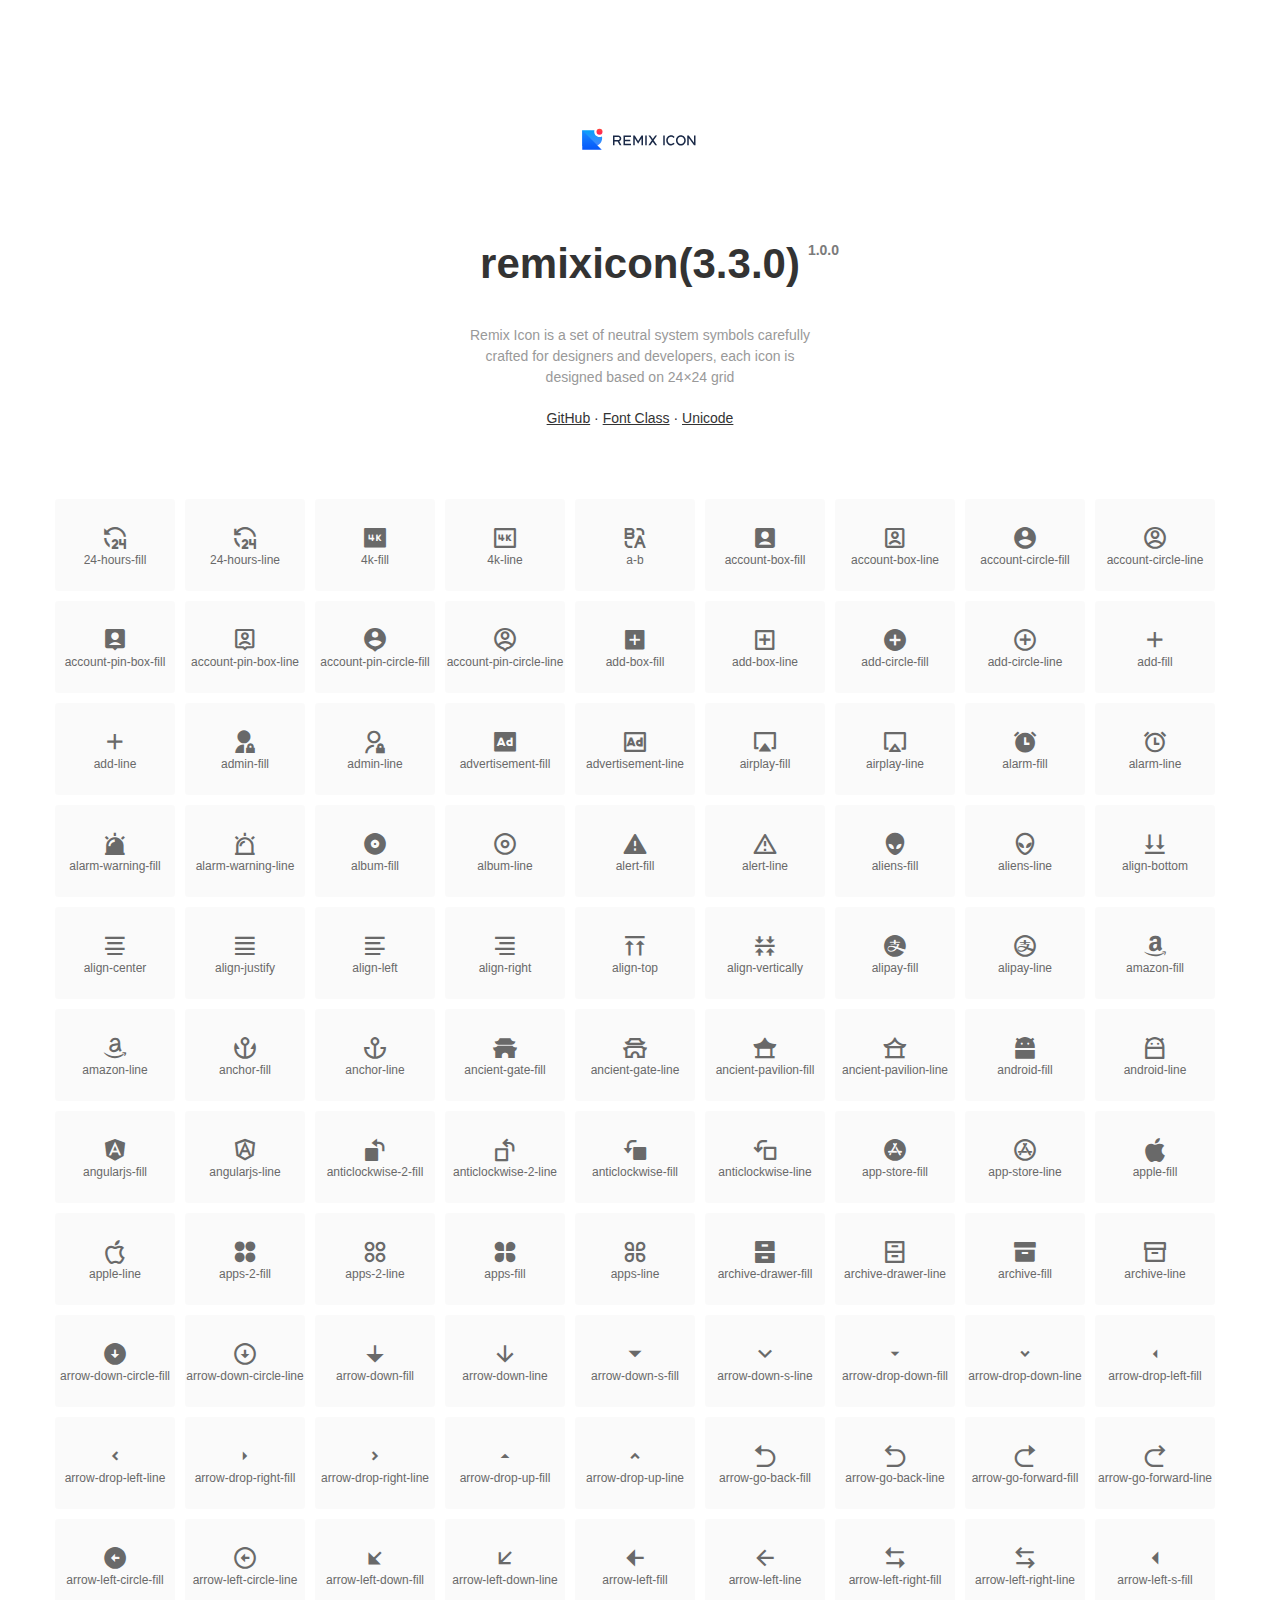
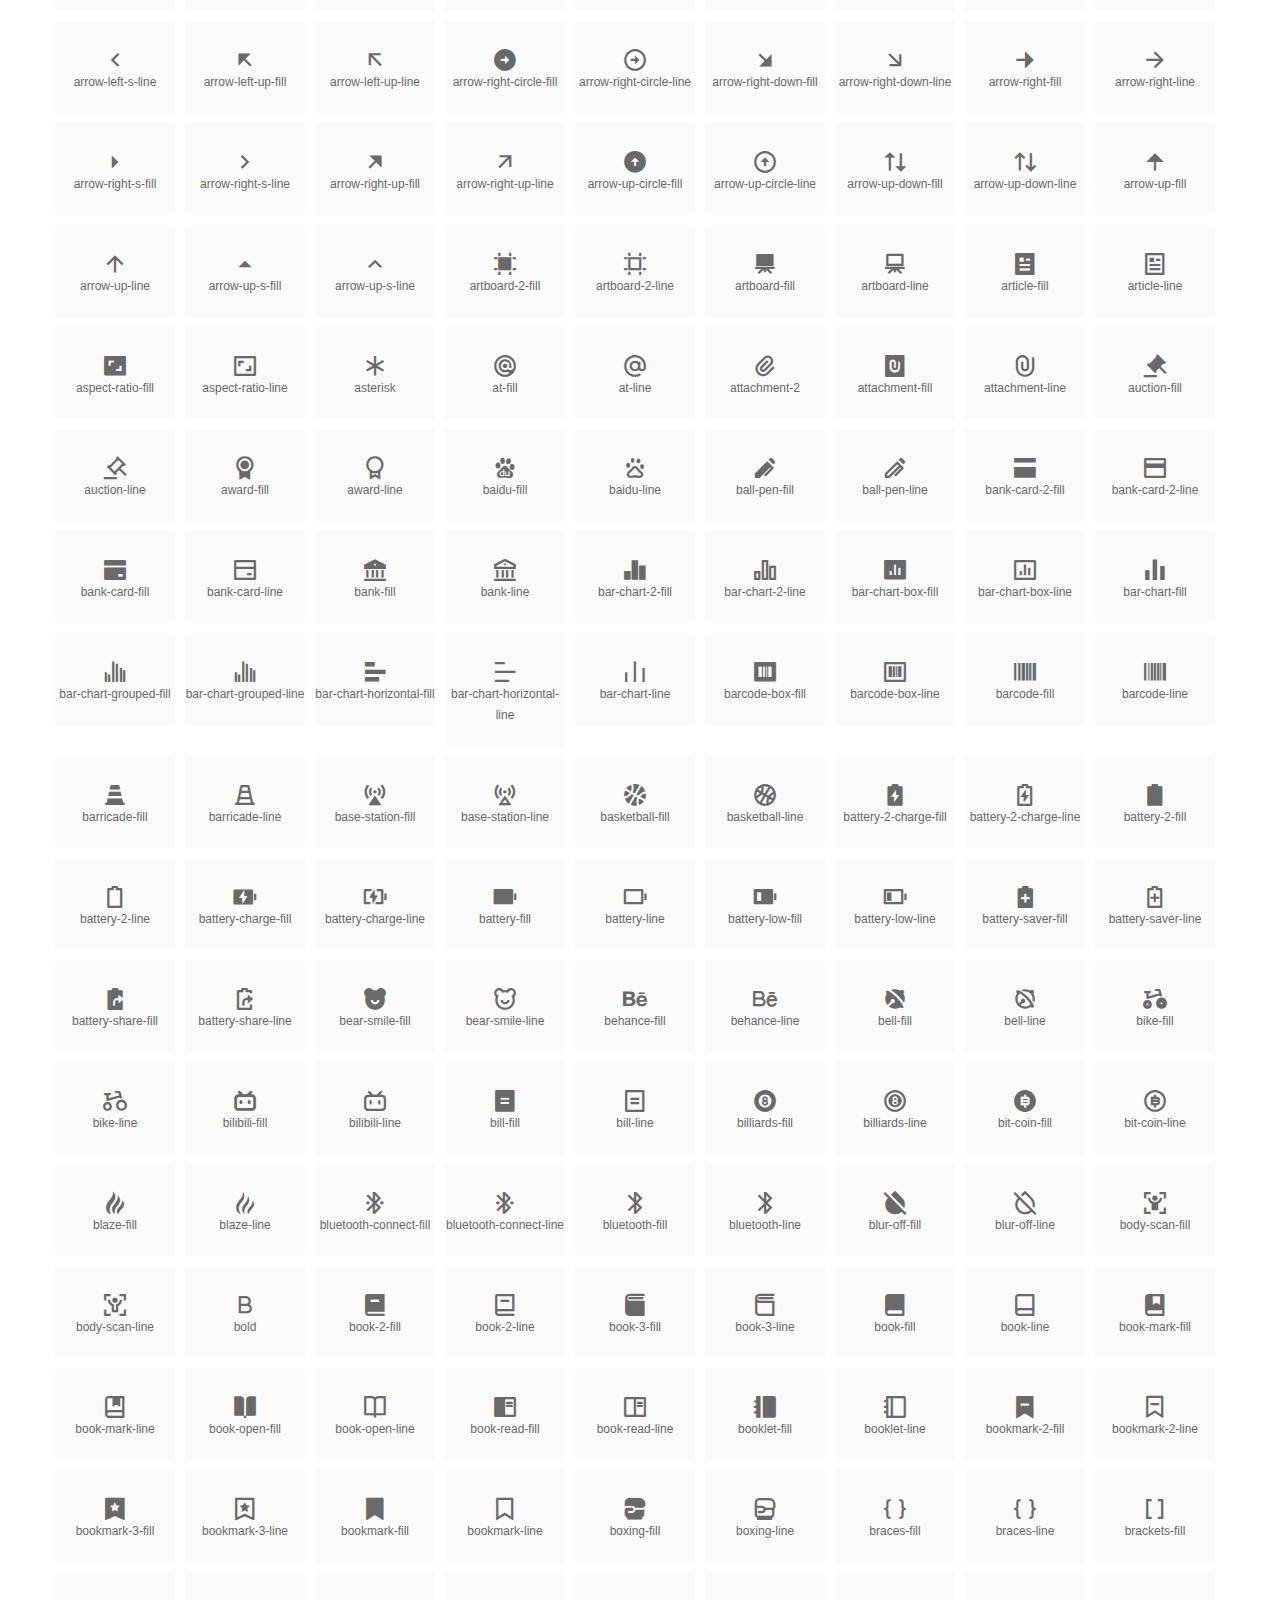
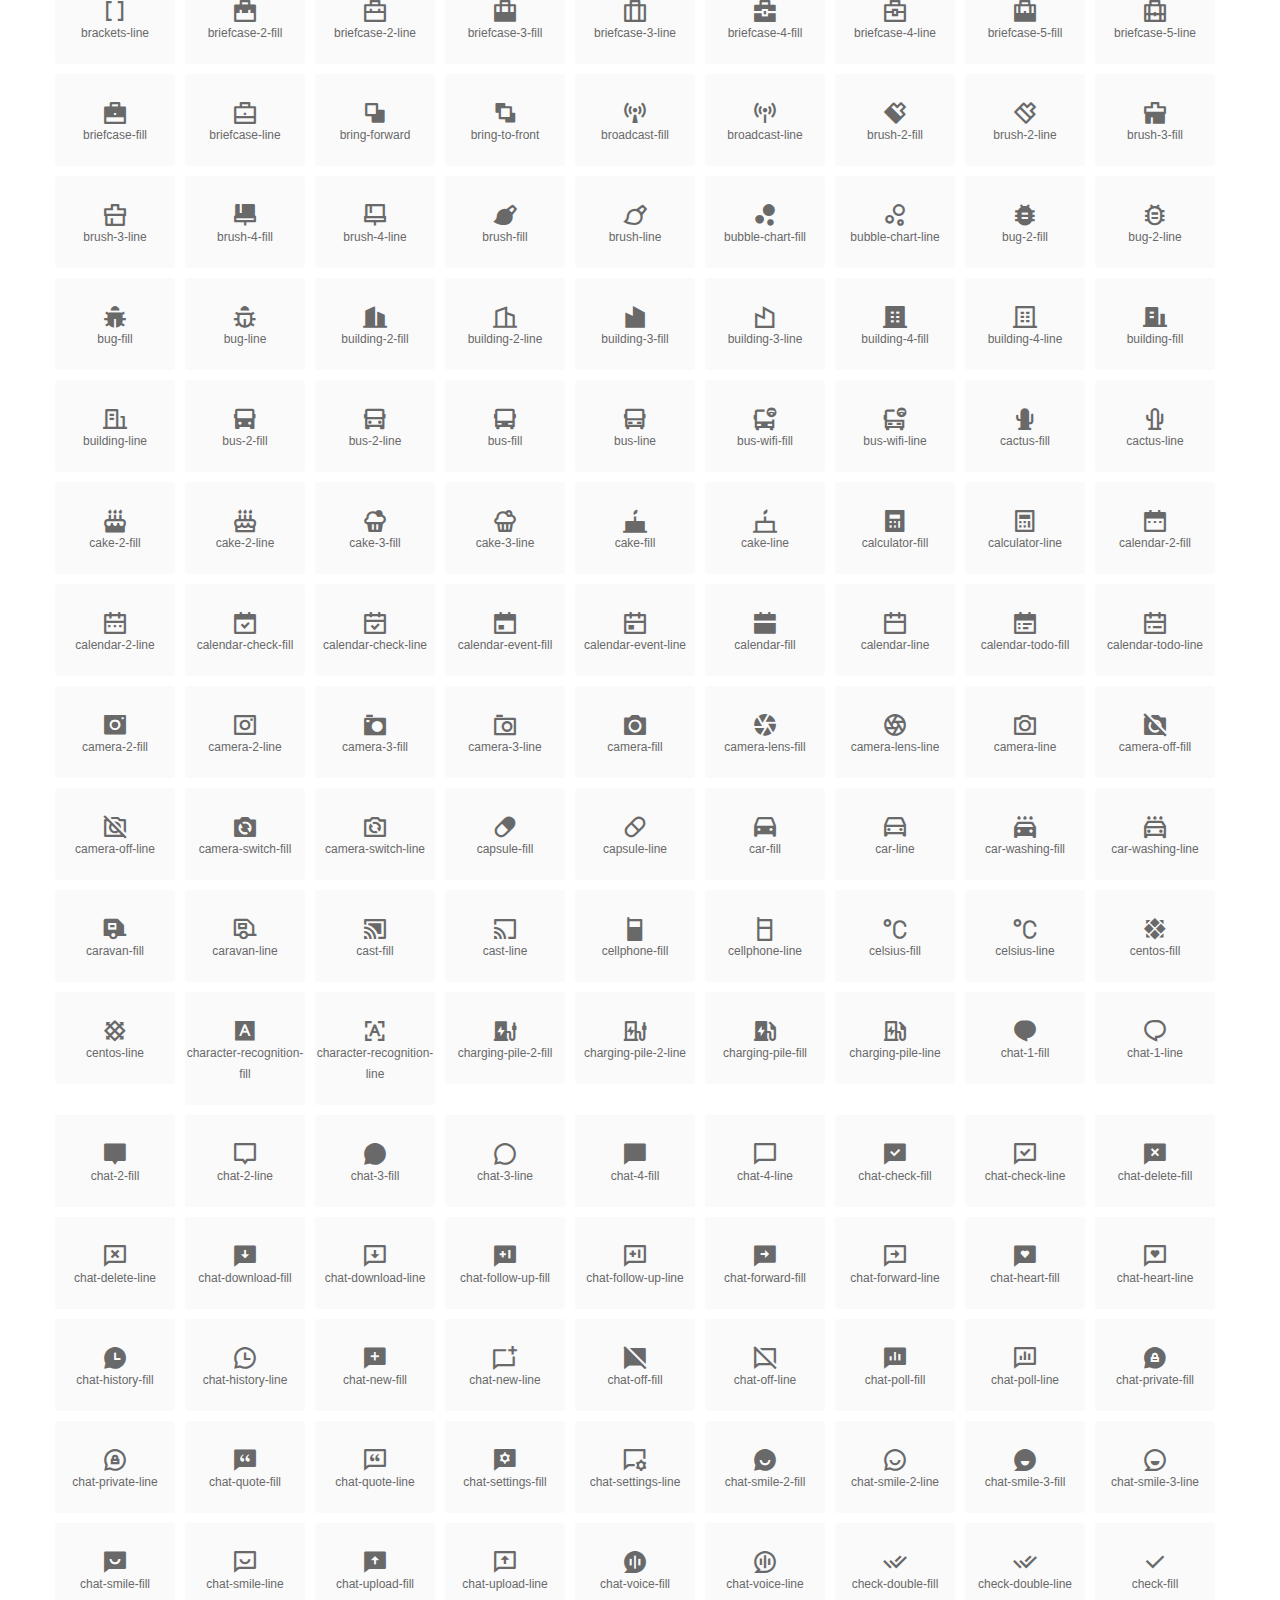
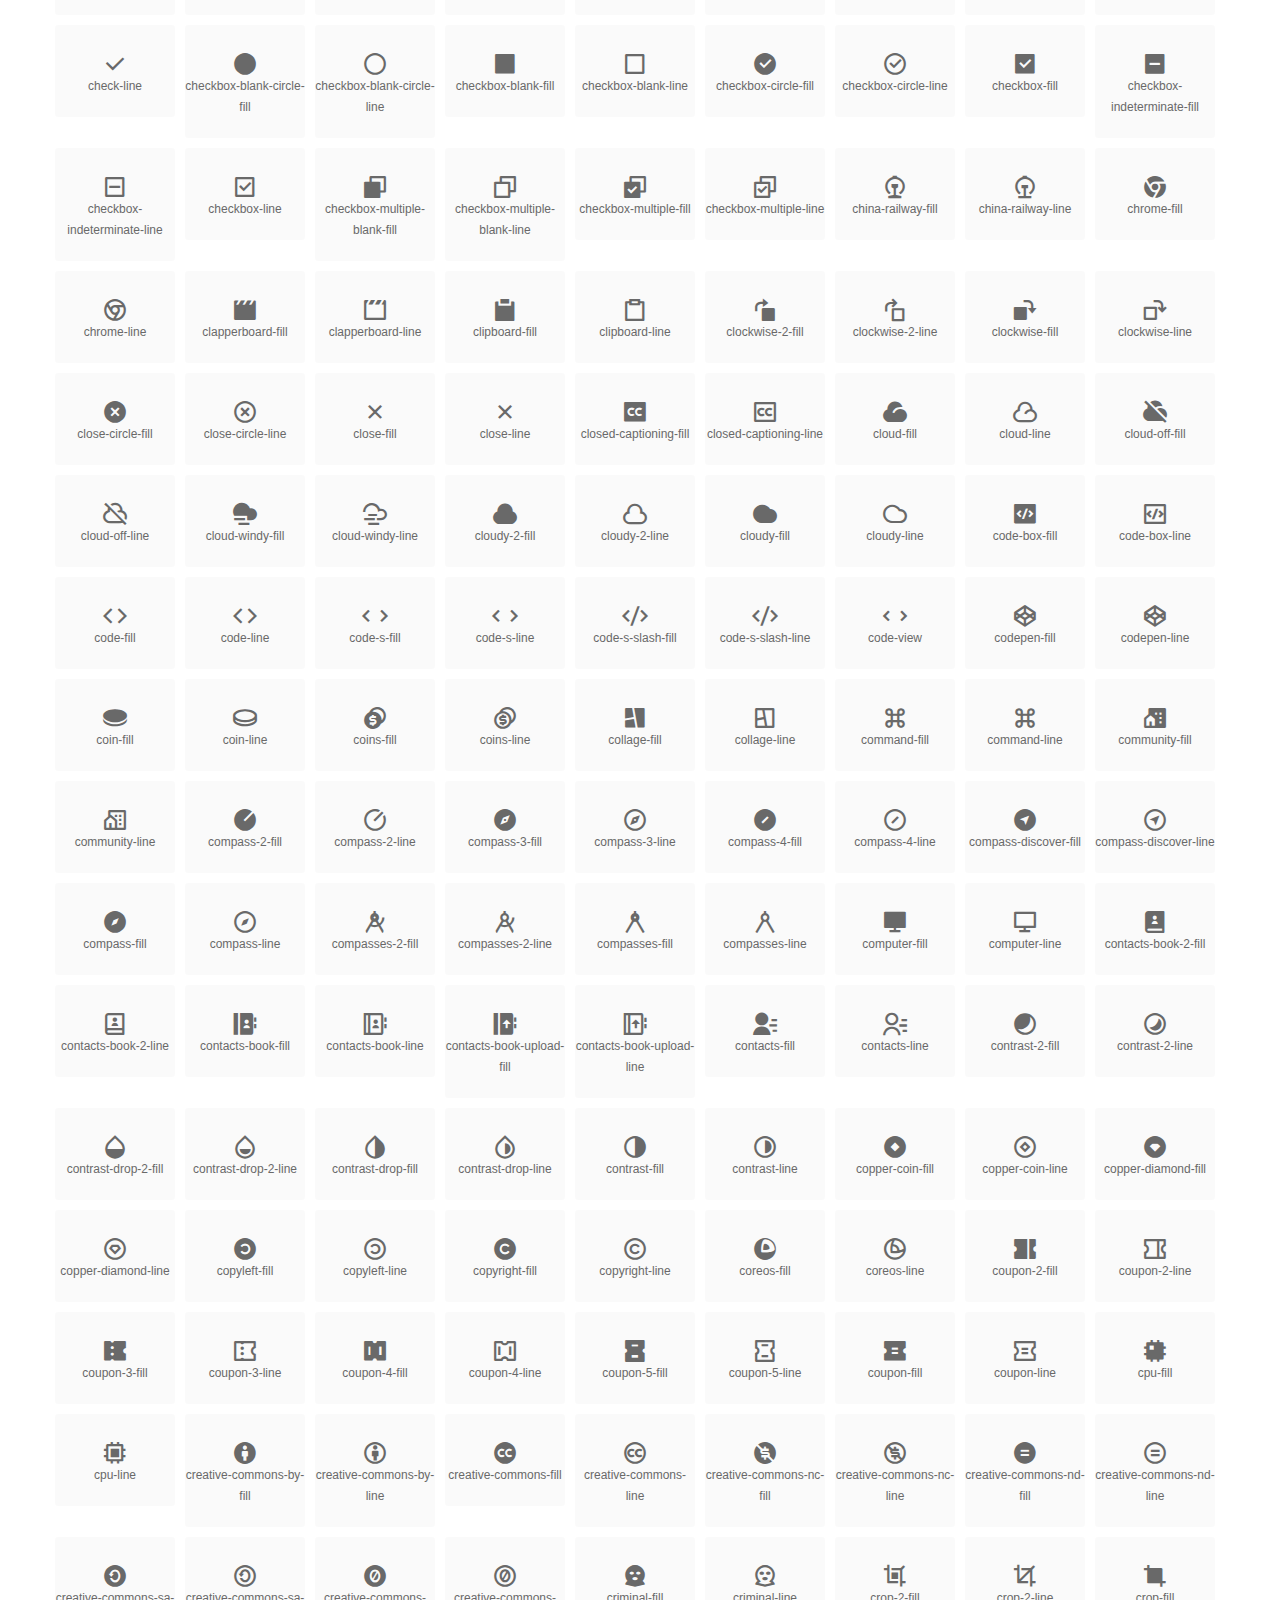
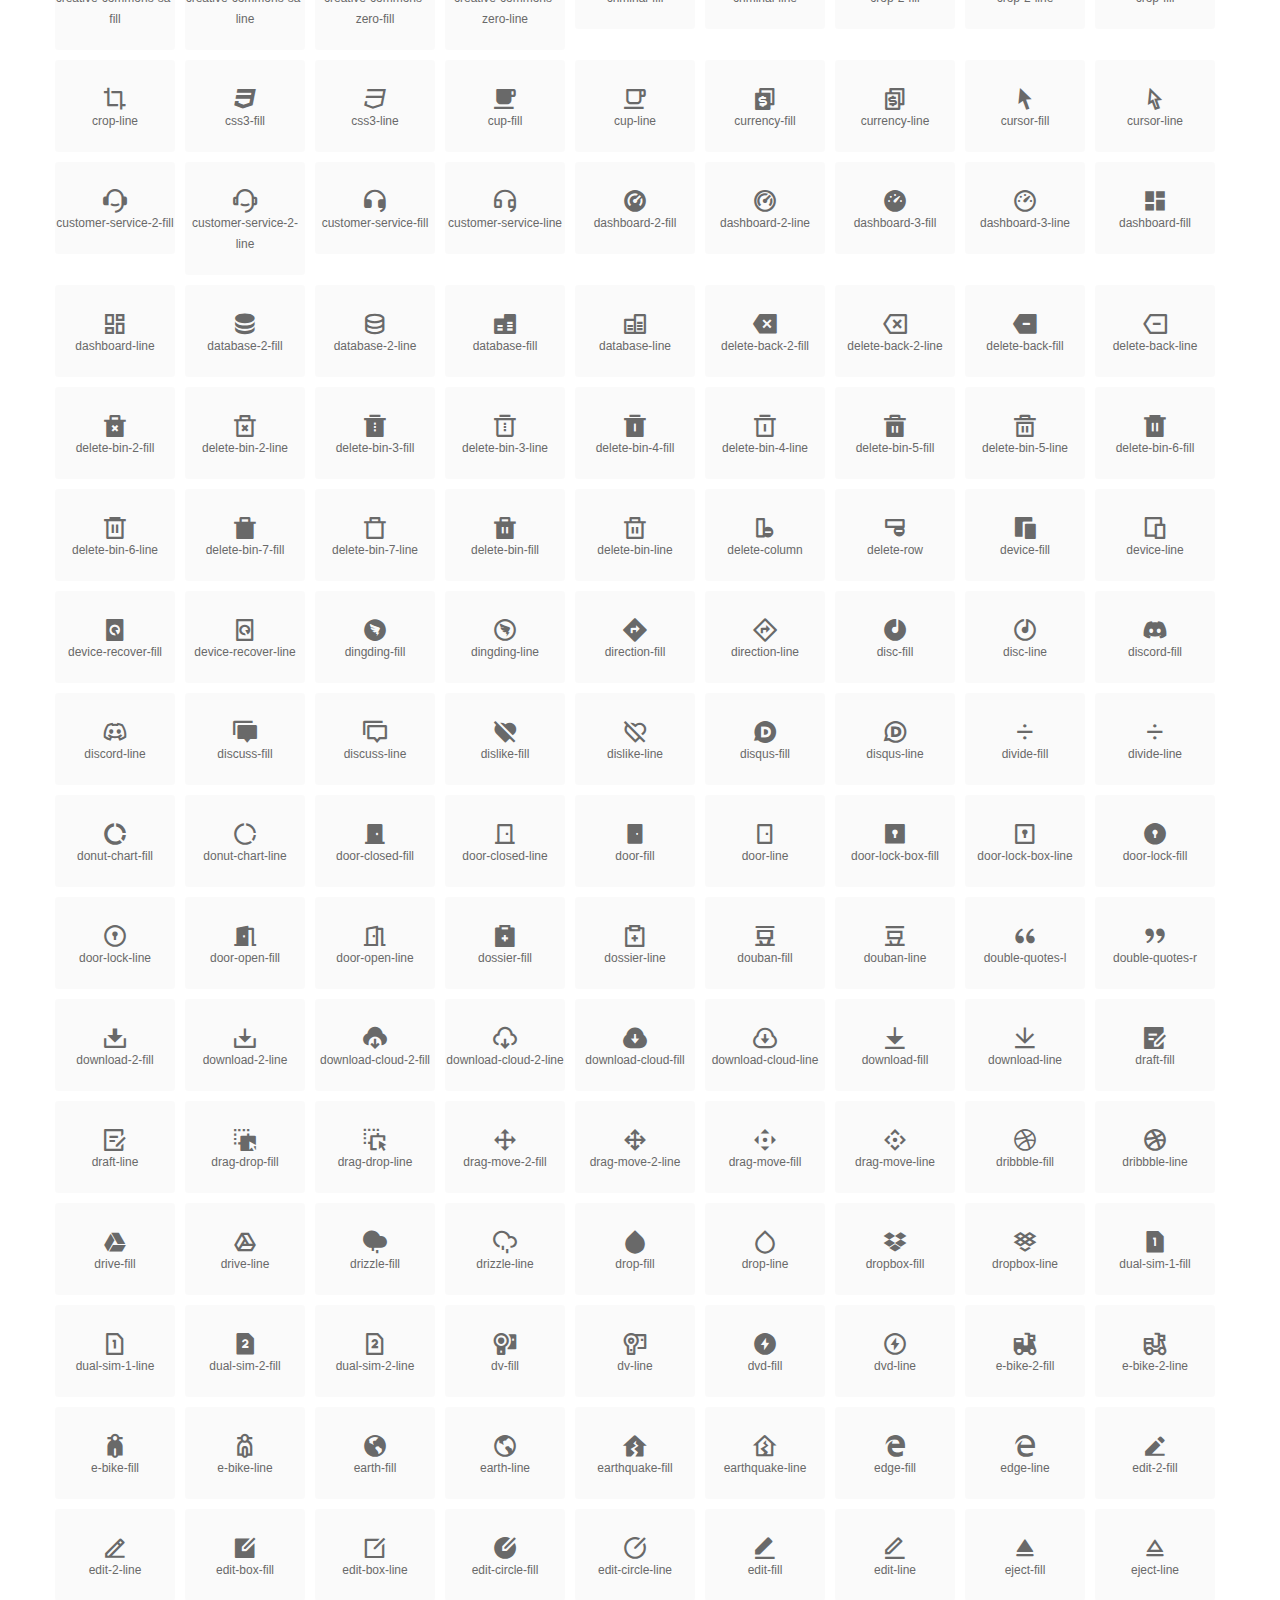
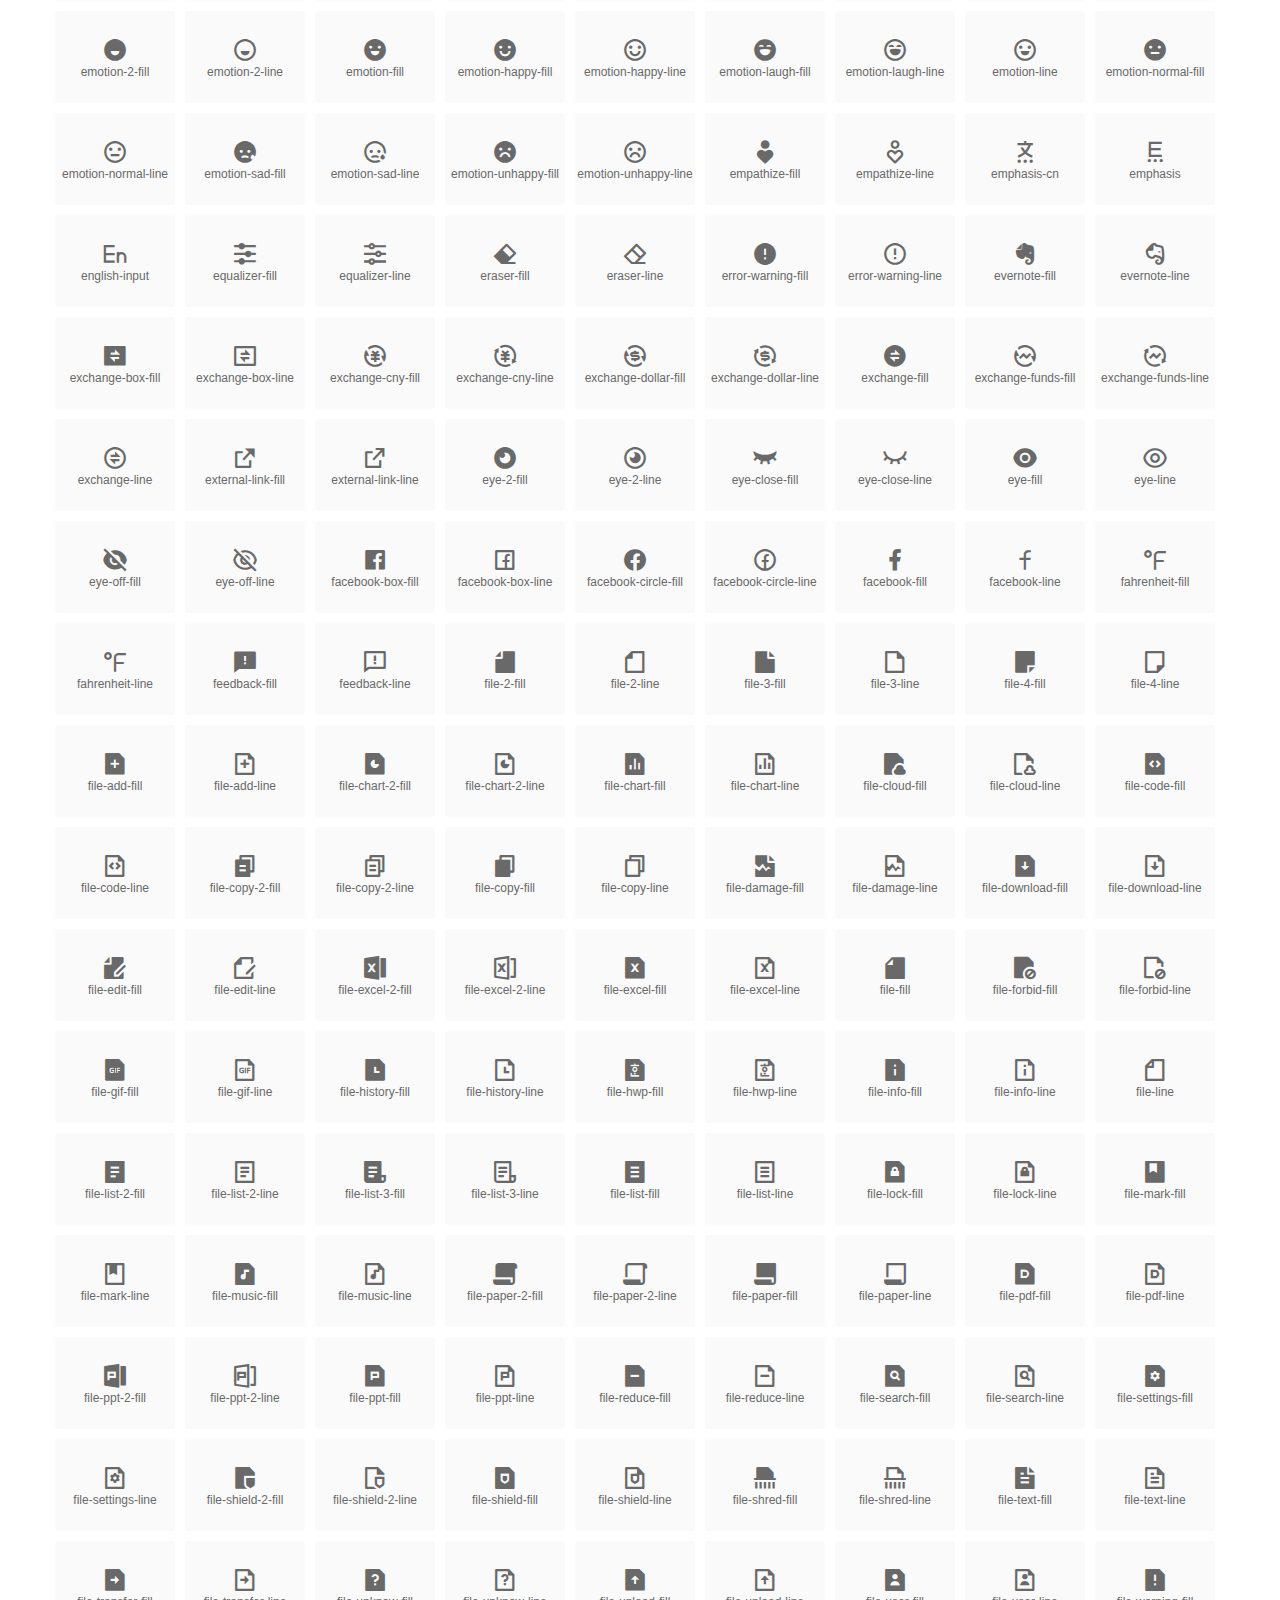
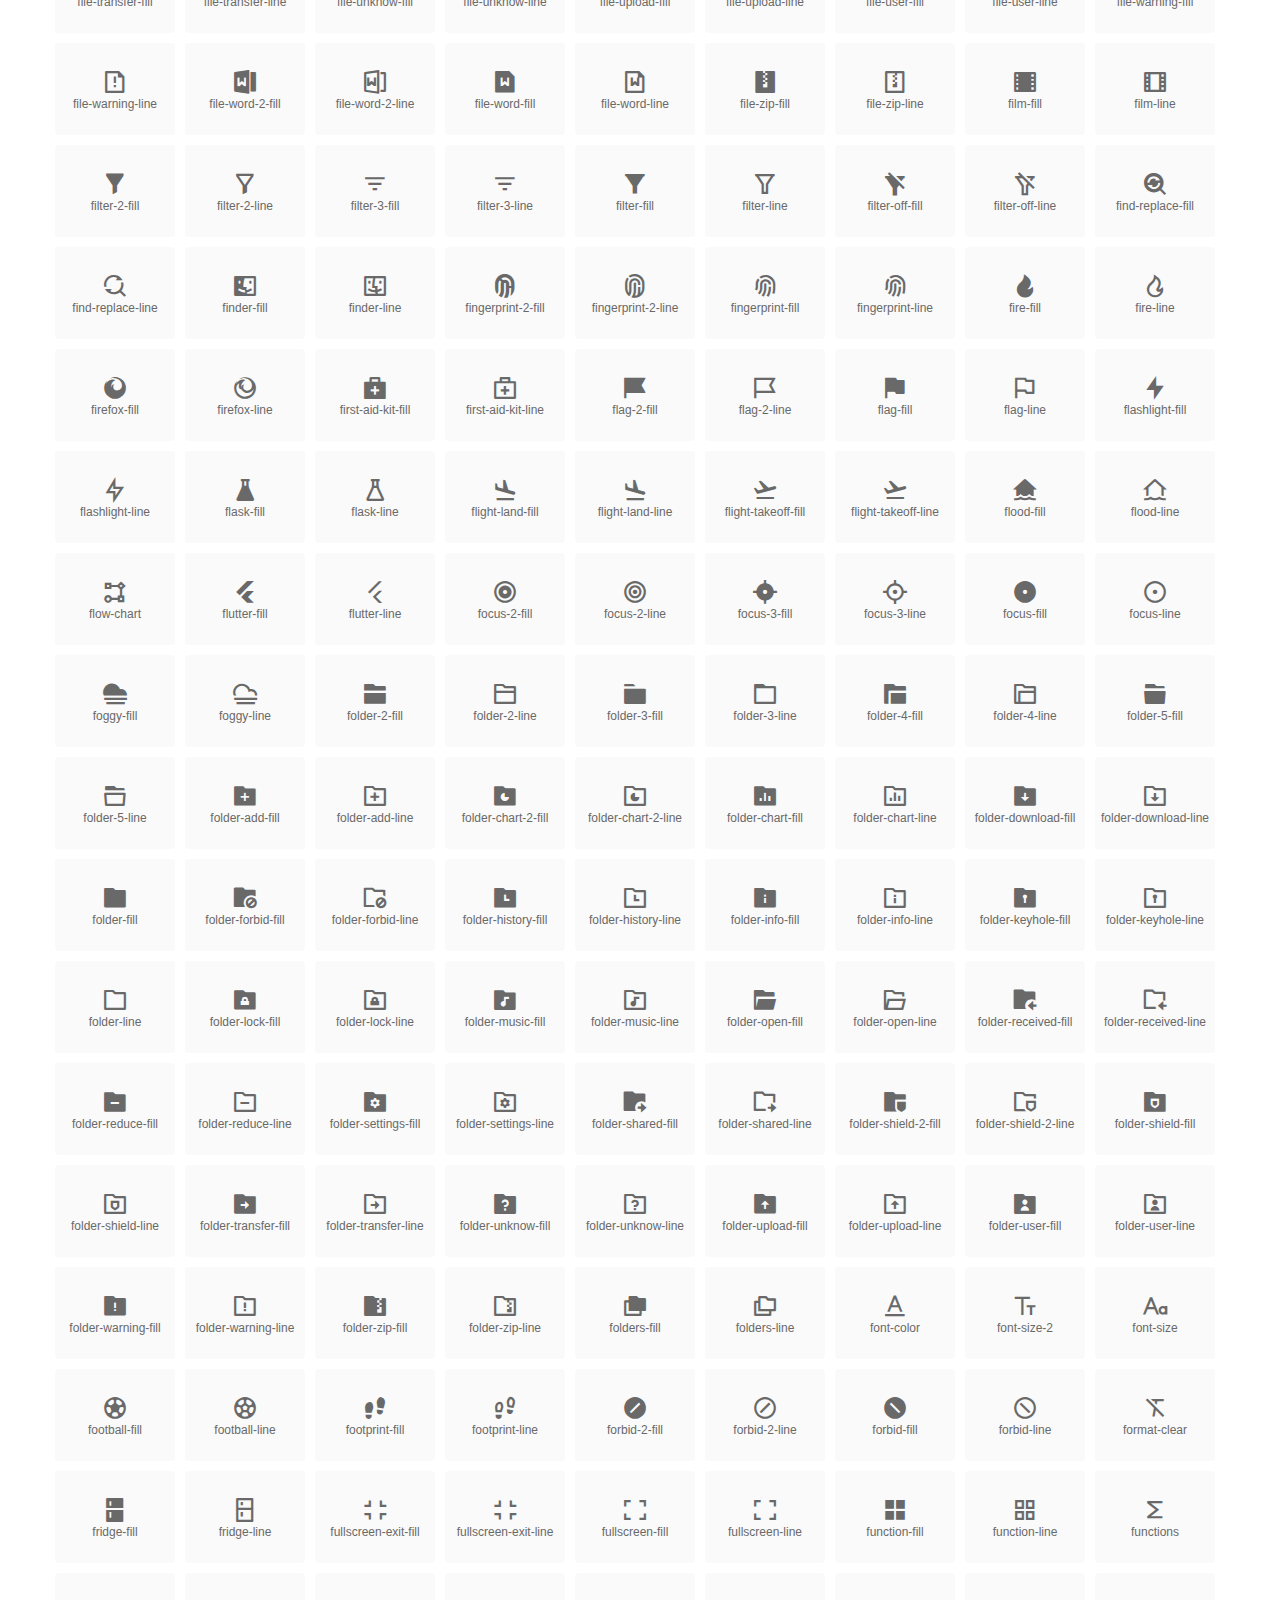
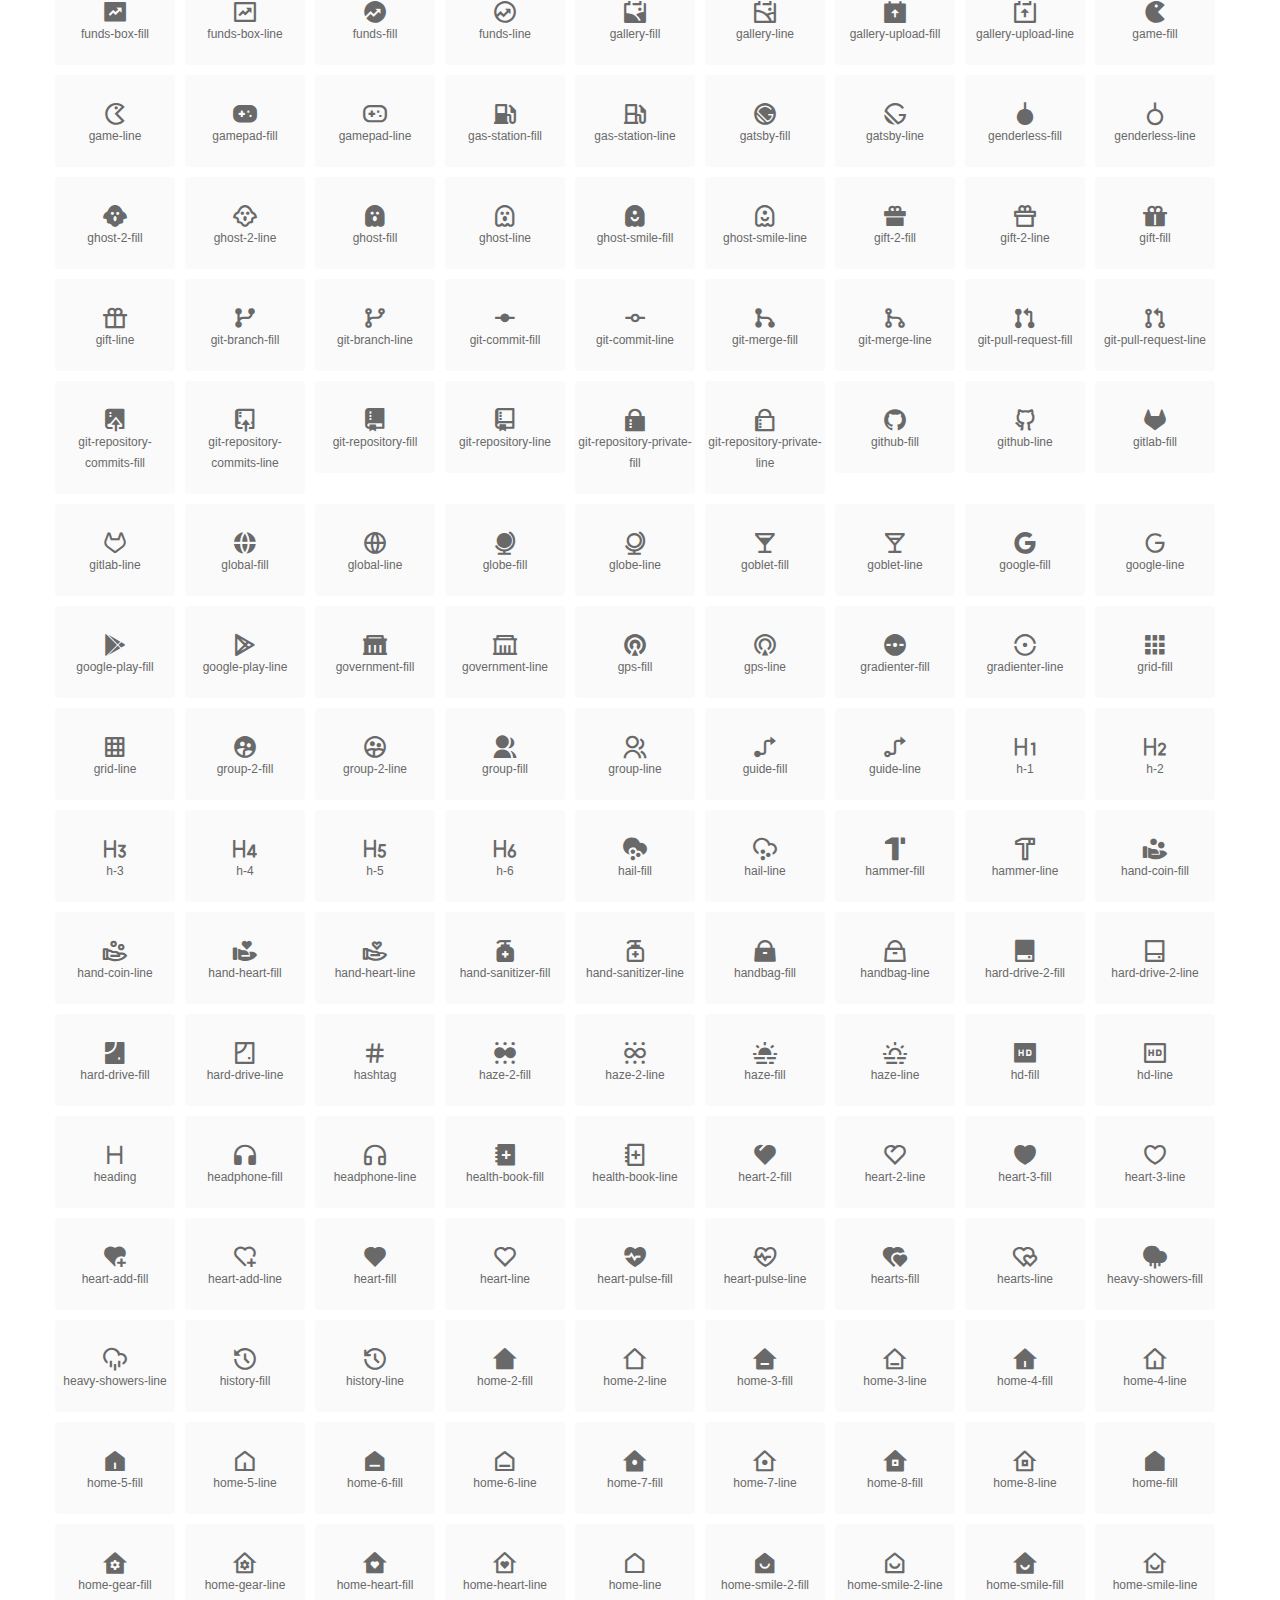
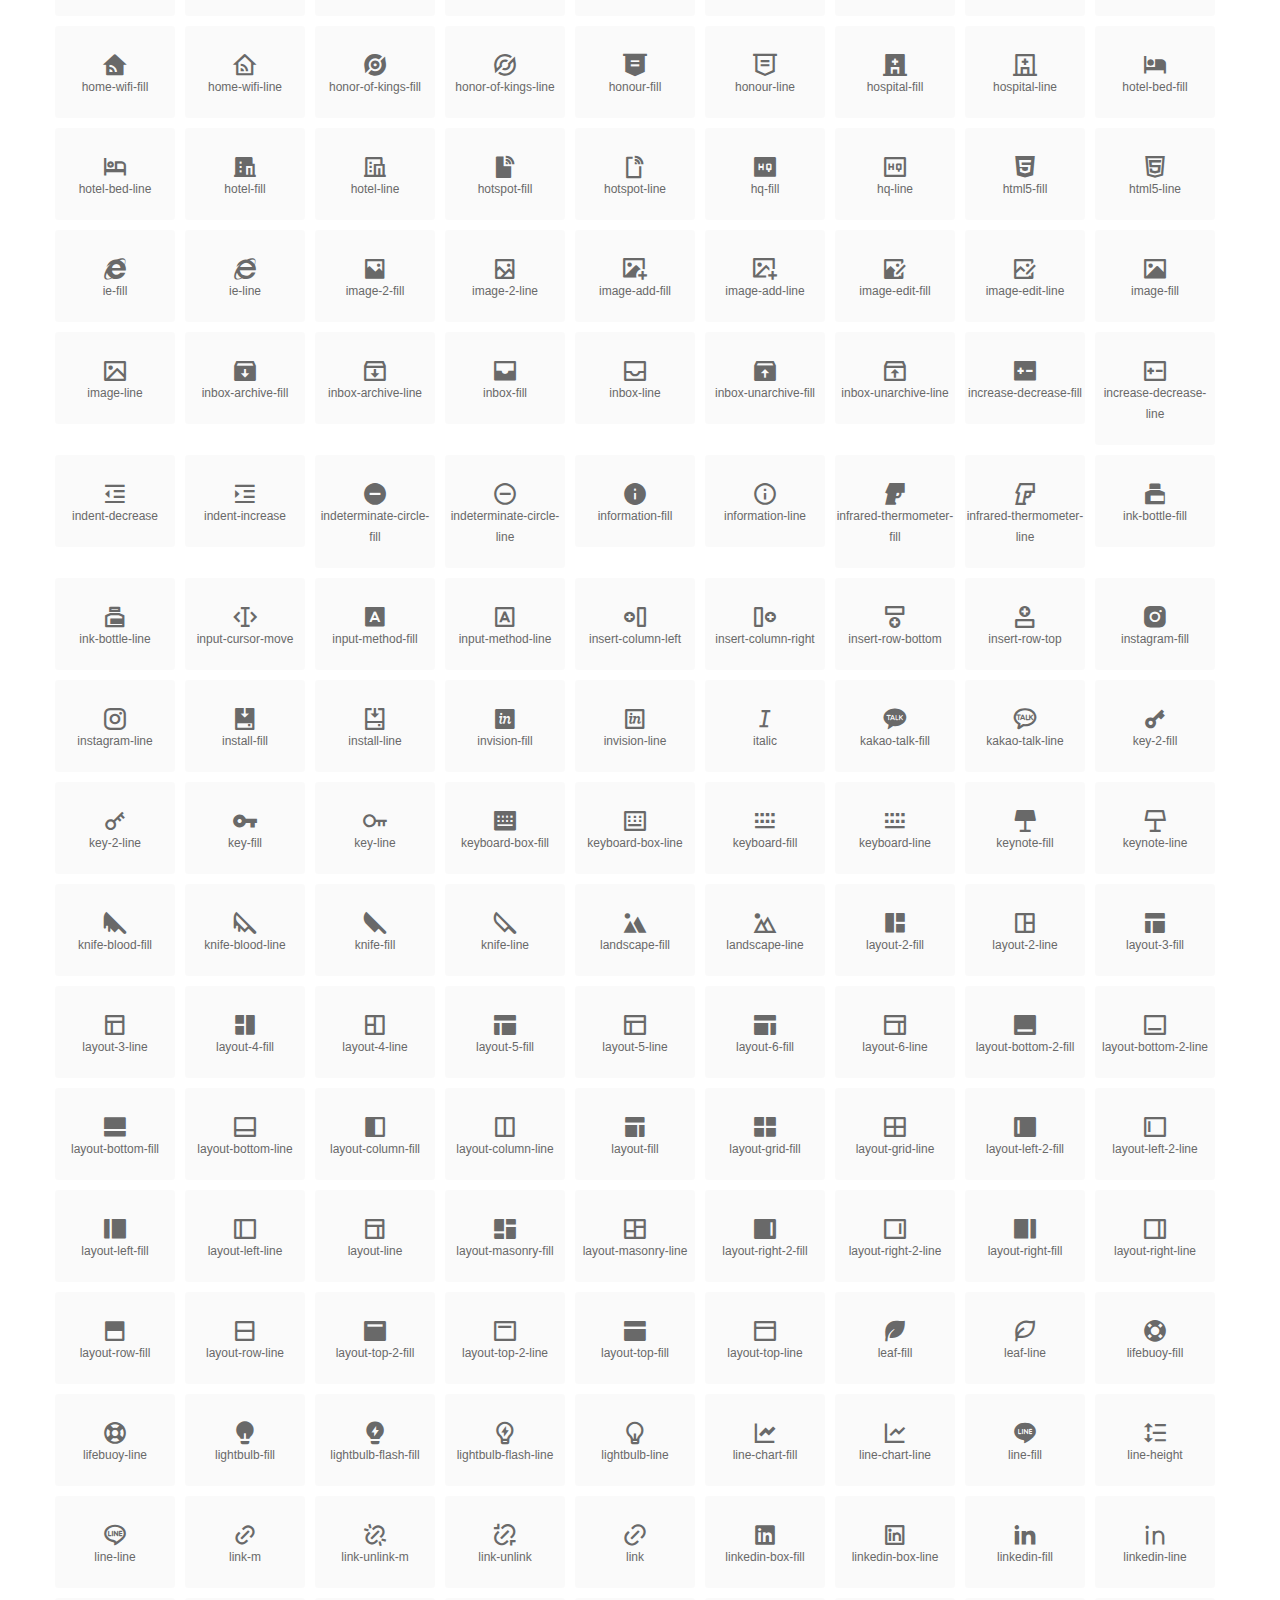
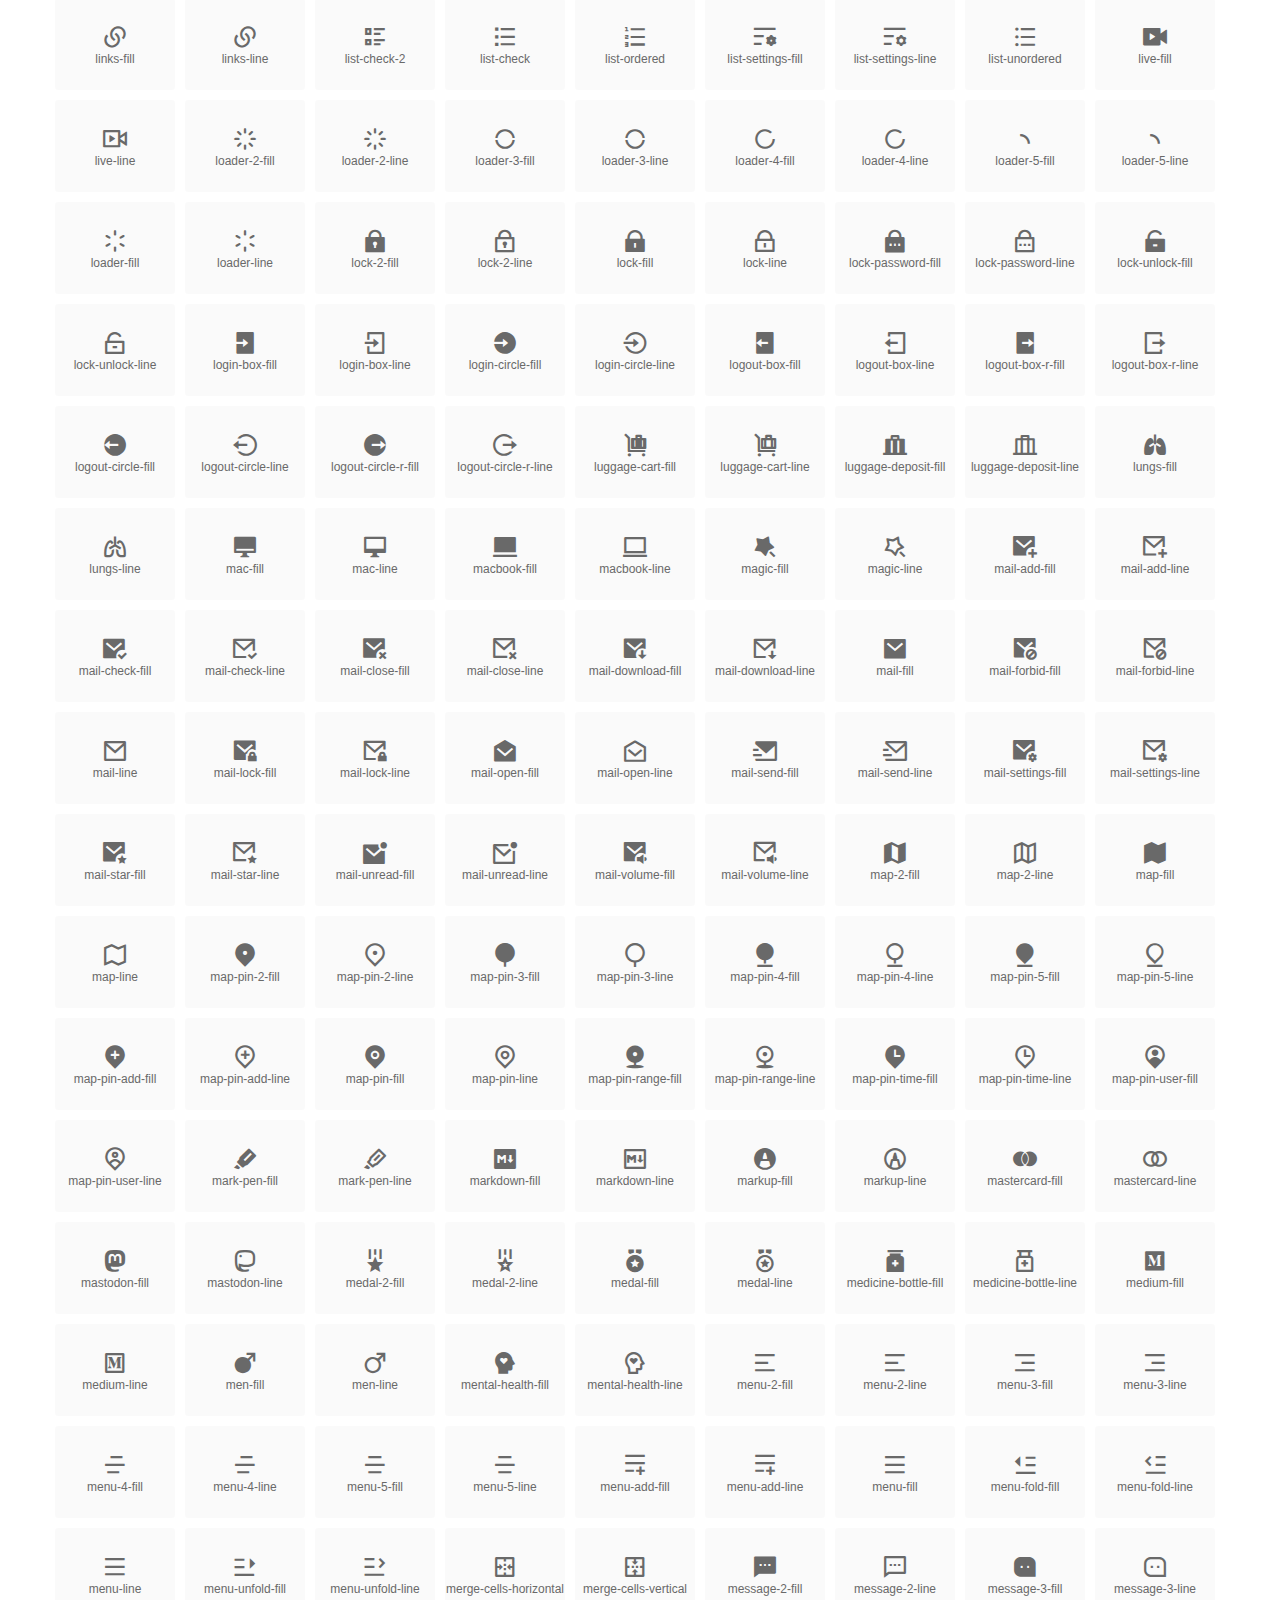
<file: vender/remixicon/index.html>
<!DOCTYPE html>
<html lang="en">
<head>
  <meta charset="UTF-8">
  <title>remixicon(3.3.0)</title>
  <meta name="viewport" content="width=device-width,minimum-scale=1.0,maximum-scale=1.0,user-scalable=no">
   
  <meta name="description" content="Remix Icon is a set of neutral system symbols carefully crafted for designers and developers, each icon is designed based on 24×24 grid">
   
  <meta name="keywords" content="remixicon,TTF,EOT,WOFF,WOFF2,SVG">
  
  
  
  <link rel="stylesheet" href="remixicon.css" />
  
  <style>
    *{margin: 0;padding: 0;list-style: none;}
    body { color: #696969; font: 12px/1.5 tahoma, arial, \5b8b\4f53, sans-serif; }
    a { color: #333; text-decoration: underline; }
    a:hover { color: rgb(9, 73, 209); }
    .header { color: #333; text-align: center; padding: 80px 0 60px 0; min-height: 153px; font-size: 14px; }
    .header .logo svg { height: 120px; width: 120px; }
    .header h1 { font-size: 42px; padding: 26px 0 10px 0; }
    .header sup {font-size: 14px; margin: 8px 0 0 8px; position: absolute; color: #7b7b7b; }
    .info {
      color: #999;
      font-weight: normal;
      max-width: 346px;
      margin: 0 auto;
      padding: 20px 0;
      font-size: 14px;
    }

    .icons { max-width: 1190px; margin: 0 auto; }
    .icons ul { text-align: center; }
    .icons ul li {
      vertical-align: top;
      width: 120px;
      display: inline-block;
      text-align: center;
      background-color: rgba(0,0,0,.02);
      border-radius: 3px;
      padding: 29px 0 10px 0;
      margin-right: 10px;
      margin-top: 10px;
      transition: all 0.6s ease;
    }
    .icons ul li:hover { background-color: rgba(0,0,0,.06); }
    .icons ul li:hover span { color: #3c75e4; opacity: 1; }
    .icons ul li .unicode { color: #8c8c8c; opacity: 0.3; }
    .icons ul li h4 {
      font-weight: normal;
      padding: 10px 0 5px 0;
      display: block;
      color: #8c8c8c;
      font-size: 14px;
      line-height: 12px;
      opacity: 0.8;
    }
    .icons ul li:hover h4 { opacity: 1; }
    .icons ul li svg { width: 24px; height: 24px; }
    .icons ul li:hover { color: #3c75e4; }
    .footer { text-align: center; padding: 10px 0 90px 0; }
    .footer a { text-align: center; padding: 10px 0 90px 0; color: #696969;}
    .footer a:hover { color: #0949d1; }
    .links { text-align: center; padding: 50px 0 0 0; font-size: 14px; }
    
    .icons ul li.class-icon { font-size: 21px; line-height: 21px; padding-bottom: 20px; }
    .icons ul li.class-icon p{ font-size: 12px; }
    .icons ul li.class-icon [class^="ri-"]{ font-size: 26px; }
    
    
    
  </style>
  
</head>

<body>
  
  <div class="header">
    
    <div class="logo">
      <a href="./"><svg width="160" height="32" viewBox="0 0 160 32" fill="none" xmlns="http://www.w3.org/2000/svg">
<path d="M121.5 9.80005C123.33 9.80005 124.984 10.5797 126.165 11.8344L124.75 13.2496C123.929 12.3549 122.773 11.8 121.5 11.8C119.029 11.8 117 13.891 117 16.5C117 19.1091 119.029 21.2 121.5 21.2C122.773 21.2 123.929 20.6452 124.75 19.7505L126.165 21.1657C124.984 22.4204 123.33 23.2 121.5 23.2C117.91 23.2 115 20.2004 115 16.5C115 12.7997 117.91 9.80005 121.5 9.80005Z" fill="#1A2947"/>
<path d="M113 10V23H111V10H113Z" fill="#1A2947"/>
<path d="M154 23V9.99988H152L152 19.6019L144.997 9.99988L143 10.0039V23H145L145 13.3969L152 23H154Z" fill="#1A2947"/>
<path d="M68 10V12H60V15.5H67V17.5H60V21H68V23H58V10H68Z" fill="#1A2947"/>
<path d="M82 10L77.4999 17.201L73 10H71V23H73V13.775L77.4999 20.975L82 13.773V23H84V10H82Z" fill="#1A2947"/>
<path d="M89 10V23H87V10H89Z" fill="#1A2947"/>
<path d="M96.9999 14.7565L93.6689 9.99951H91.2279L95.7789 16.4995L91.2289 22.9995H93.6689L96.9999 18.2435L100.33 22.9995H102.772L98.2209 16.4995L102.773 9.99951H100.33L96.9999 14.7565Z" fill="#1A2947"/>
<path fill-rule="evenodd" clip-rule="evenodd" d="M141 16.5C141 12.7997 138.09 9.80005 134.5 9.80005C130.91 9.80005 128 12.7997 128 16.5C128 20.2004 130.91 23.2 134.5 23.2C138.09 23.2 141 20.2004 141 16.5ZM130 16.5C130 13.891 132.029 11.8 134.5 11.8C136.971 11.8 139 13.891 139 16.5C139 19.1091 136.971 21.2 134.5 21.2C132.029 21.2 130 19.1091 130 16.5Z" fill="#1A2947"/>
<path fill-rule="evenodd" clip-rule="evenodd" d="M51 10C53.2091 10 55 11.7909 55 14C55 15.7175 53.9176 17.1821 52.3977 17.749L55.1901 22.999H52.9251L50.267 18H46V23H44V10H51ZM46 11.999V15.999L51 16C52.1046 16 53 15.1046 53 14C53 12.8955 52.1 12 51 12L46 11.999Z" fill="#1A2947"/>
<path fill-rule="evenodd" clip-rule="evenodd" d="M19.2887 3.00389C19.1928 3.0013 19.0965 3 19 3H3V24H19C24.799 24 29.5 19.299 29.5 13.5C29.5 12.7108 29.4129 11.942 29.2479 11.2025C28.2772 11.7119 27.1722 12 26 12C22.134 12 19 8.86599 19 5C19 4.30645 19.1009 3.63646 19.2887 3.00389Z" fill="url(#paint0_linear_960_1054)"/>
<g filter="url(#filter0_b_960_1054)">
<path fill-rule="evenodd" clip-rule="evenodd" d="M3 3L29 29H3V3Z" fill="url(#paint1_linear_960_1054)"/>
</g>
<circle cx="26" cy="5" r="4" fill="url(#paint2_linear_960_1054)"/>
<defs>
<filter id="filter0_b_960_1054" x="-2.43656" y="-2.43656" width="36.8731" height="36.8731" filterUnits="userSpaceOnUse" color-interpolation-filters="sRGB">
<feFlood flood-opacity="0" result="BackgroundImageFix"/>
<feGaussianBlur in="BackgroundImage" stdDeviation="2.71828"/>
<feComposite in2="SourceAlpha" operator="in" result="effect1_backgroundBlur_960_1054"/>
<feBlend mode="normal" in="SourceGraphic" in2="effect1_backgroundBlur_960_1054" result="shape"/>
</filter>
<linearGradient id="paint0_linear_960_1054" x1="3" y1="3" x2="3" y2="24" gradientUnits="userSpaceOnUse">
<stop stop-color="#05A0FA"/>
<stop offset="1" stop-color="#4785FF"/>
</linearGradient>
<linearGradient id="paint1_linear_960_1054" x1="3" y1="3" x2="3" y2="29" gradientUnits="userSpaceOnUse">
<stop stop-color="#1A8CFF"/>
<stop offset="1" stop-color="#0557FA"/>
</linearGradient>
<linearGradient id="paint2_linear_960_1054" x1="22" y1="1" x2="22" y2="9" gradientUnits="userSpaceOnUse">
<stop stop-color="#FF463A"/>
<stop offset="1" stop-color="#FF1F5A"/>
</linearGradient>
</defs>
</svg>
</a>
    </div>
    
    <h1>remixicon(3.3.0)<sup>1.0.0</sup></h1>
    <div class="info">
      Remix Icon is a set of neutral system symbols carefully crafted for designers and developers, each icon is designed based on 24×24 grid
    </div>
    <p>
      
      <a href="https://github.com/Remix-Design/remixicon.git">GitHub</a> · 
      
      <a href="index.html">Font Class</a> · 
      
      <a href="unicode.html">Unicode</a>
      
    </p>
  </div>
  <div class="icons">
    <ul>
      <li class="class-icon"><i class="ri-24-hours-fill"></i><p class="name">24-hours-fill</p></li><li class="class-icon"><i class="ri-24-hours-line"></i><p class="name">24-hours-line</p></li><li class="class-icon"><i class="ri-4k-fill"></i><p class="name">4k-fill</p></li><li class="class-icon"><i class="ri-4k-line"></i><p class="name">4k-line</p></li><li class="class-icon"><i class="ri-a-b"></i><p class="name">a-b</p></li><li class="class-icon"><i class="ri-account-box-fill"></i><p class="name">account-box-fill</p></li><li class="class-icon"><i class="ri-account-box-line"></i><p class="name">account-box-line</p></li><li class="class-icon"><i class="ri-account-circle-fill"></i><p class="name">account-circle-fill</p></li><li class="class-icon"><i class="ri-account-circle-line"></i><p class="name">account-circle-line</p></li><li class="class-icon"><i class="ri-account-pin-box-fill"></i><p class="name">account-pin-box-fill</p></li><li class="class-icon"><i class="ri-account-pin-box-line"></i><p class="name">account-pin-box-line</p></li><li class="class-icon"><i class="ri-account-pin-circle-fill"></i><p class="name">account-pin-circle-fill</p></li><li class="class-icon"><i class="ri-account-pin-circle-line"></i><p class="name">account-pin-circle-line</p></li><li class="class-icon"><i class="ri-add-box-fill"></i><p class="name">add-box-fill</p></li><li class="class-icon"><i class="ri-add-box-line"></i><p class="name">add-box-line</p></li><li class="class-icon"><i class="ri-add-circle-fill"></i><p class="name">add-circle-fill</p></li><li class="class-icon"><i class="ri-add-circle-line"></i><p class="name">add-circle-line</p></li><li class="class-icon"><i class="ri-add-fill"></i><p class="name">add-fill</p></li><li class="class-icon"><i class="ri-add-line"></i><p class="name">add-line</p></li><li class="class-icon"><i class="ri-admin-fill"></i><p class="name">admin-fill</p></li><li class="class-icon"><i class="ri-admin-line"></i><p class="name">admin-line</p></li><li class="class-icon"><i class="ri-advertisement-fill"></i><p class="name">advertisement-fill</p></li><li class="class-icon"><i class="ri-advertisement-line"></i><p class="name">advertisement-line</p></li><li class="class-icon"><i class="ri-airplay-fill"></i><p class="name">airplay-fill</p></li><li class="class-icon"><i class="ri-airplay-line"></i><p class="name">airplay-line</p></li><li class="class-icon"><i class="ri-alarm-fill"></i><p class="name">alarm-fill</p></li><li class="class-icon"><i class="ri-alarm-line"></i><p class="name">alarm-line</p></li><li class="class-icon"><i class="ri-alarm-warning-fill"></i><p class="name">alarm-warning-fill</p></li><li class="class-icon"><i class="ri-alarm-warning-line"></i><p class="name">alarm-warning-line</p></li><li class="class-icon"><i class="ri-album-fill"></i><p class="name">album-fill</p></li><li class="class-icon"><i class="ri-album-line"></i><p class="name">album-line</p></li><li class="class-icon"><i class="ri-alert-fill"></i><p class="name">alert-fill</p></li><li class="class-icon"><i class="ri-alert-line"></i><p class="name">alert-line</p></li><li class="class-icon"><i class="ri-aliens-fill"></i><p class="name">aliens-fill</p></li><li class="class-icon"><i class="ri-aliens-line"></i><p class="name">aliens-line</p></li><li class="class-icon"><i class="ri-align-bottom"></i><p class="name">align-bottom</p></li><li class="class-icon"><i class="ri-align-center"></i><p class="name">align-center</p></li><li class="class-icon"><i class="ri-align-justify"></i><p class="name">align-justify</p></li><li class="class-icon"><i class="ri-align-left"></i><p class="name">align-left</p></li><li class="class-icon"><i class="ri-align-right"></i><p class="name">align-right</p></li><li class="class-icon"><i class="ri-align-top"></i><p class="name">align-top</p></li><li class="class-icon"><i class="ri-align-vertically"></i><p class="name">align-vertically</p></li><li class="class-icon"><i class="ri-alipay-fill"></i><p class="name">alipay-fill</p></li><li class="class-icon"><i class="ri-alipay-line"></i><p class="name">alipay-line</p></li><li class="class-icon"><i class="ri-amazon-fill"></i><p class="name">amazon-fill</p></li><li class="class-icon"><i class="ri-amazon-line"></i><p class="name">amazon-line</p></li><li class="class-icon"><i class="ri-anchor-fill"></i><p class="name">anchor-fill</p></li><li class="class-icon"><i class="ri-anchor-line"></i><p class="name">anchor-line</p></li><li class="class-icon"><i class="ri-ancient-gate-fill"></i><p class="name">ancient-gate-fill</p></li><li class="class-icon"><i class="ri-ancient-gate-line"></i><p class="name">ancient-gate-line</p></li><li class="class-icon"><i class="ri-ancient-pavilion-fill"></i><p class="name">ancient-pavilion-fill</p></li><li class="class-icon"><i class="ri-ancient-pavilion-line"></i><p class="name">ancient-pavilion-line</p></li><li class="class-icon"><i class="ri-android-fill"></i><p class="name">android-fill</p></li><li class="class-icon"><i class="ri-android-line"></i><p class="name">android-line</p></li><li class="class-icon"><i class="ri-angularjs-fill"></i><p class="name">angularjs-fill</p></li><li class="class-icon"><i class="ri-angularjs-line"></i><p class="name">angularjs-line</p></li><li class="class-icon"><i class="ri-anticlockwise-2-fill"></i><p class="name">anticlockwise-2-fill</p></li><li class="class-icon"><i class="ri-anticlockwise-2-line"></i><p class="name">anticlockwise-2-line</p></li><li class="class-icon"><i class="ri-anticlockwise-fill"></i><p class="name">anticlockwise-fill</p></li><li class="class-icon"><i class="ri-anticlockwise-line"></i><p class="name">anticlockwise-line</p></li><li class="class-icon"><i class="ri-app-store-fill"></i><p class="name">app-store-fill</p></li><li class="class-icon"><i class="ri-app-store-line"></i><p class="name">app-store-line</p></li><li class="class-icon"><i class="ri-apple-fill"></i><p class="name">apple-fill</p></li><li class="class-icon"><i class="ri-apple-line"></i><p class="name">apple-line</p></li><li class="class-icon"><i class="ri-apps-2-fill"></i><p class="name">apps-2-fill</p></li><li class="class-icon"><i class="ri-apps-2-line"></i><p class="name">apps-2-line</p></li><li class="class-icon"><i class="ri-apps-fill"></i><p class="name">apps-fill</p></li><li class="class-icon"><i class="ri-apps-line"></i><p class="name">apps-line</p></li><li class="class-icon"><i class="ri-archive-drawer-fill"></i><p class="name">archive-drawer-fill</p></li><li class="class-icon"><i class="ri-archive-drawer-line"></i><p class="name">archive-drawer-line</p></li><li class="class-icon"><i class="ri-archive-fill"></i><p class="name">archive-fill</p></li><li class="class-icon"><i class="ri-archive-line"></i><p class="name">archive-line</p></li><li class="class-icon"><i class="ri-arrow-down-circle-fill"></i><p class="name">arrow-down-circle-fill</p></li><li class="class-icon"><i class="ri-arrow-down-circle-line"></i><p class="name">arrow-down-circle-line</p></li><li class="class-icon"><i class="ri-arrow-down-fill"></i><p class="name">arrow-down-fill</p></li><li class="class-icon"><i class="ri-arrow-down-line"></i><p class="name">arrow-down-line</p></li><li class="class-icon"><i class="ri-arrow-down-s-fill"></i><p class="name">arrow-down-s-fill</p></li><li class="class-icon"><i class="ri-arrow-down-s-line"></i><p class="name">arrow-down-s-line</p></li><li class="class-icon"><i class="ri-arrow-drop-down-fill"></i><p class="name">arrow-drop-down-fill</p></li><li class="class-icon"><i class="ri-arrow-drop-down-line"></i><p class="name">arrow-drop-down-line</p></li><li class="class-icon"><i class="ri-arrow-drop-left-fill"></i><p class="name">arrow-drop-left-fill</p></li><li class="class-icon"><i class="ri-arrow-drop-left-line"></i><p class="name">arrow-drop-left-line</p></li><li class="class-icon"><i class="ri-arrow-drop-right-fill"></i><p class="name">arrow-drop-right-fill</p></li><li class="class-icon"><i class="ri-arrow-drop-right-line"></i><p class="name">arrow-drop-right-line</p></li><li class="class-icon"><i class="ri-arrow-drop-up-fill"></i><p class="name">arrow-drop-up-fill</p></li><li class="class-icon"><i class="ri-arrow-drop-up-line"></i><p class="name">arrow-drop-up-line</p></li><li class="class-icon"><i class="ri-arrow-go-back-fill"></i><p class="name">arrow-go-back-fill</p></li><li class="class-icon"><i class="ri-arrow-go-back-line"></i><p class="name">arrow-go-back-line</p></li><li class="class-icon"><i class="ri-arrow-go-forward-fill"></i><p class="name">arrow-go-forward-fill</p></li><li class="class-icon"><i class="ri-arrow-go-forward-line"></i><p class="name">arrow-go-forward-line</p></li><li class="class-icon"><i class="ri-arrow-left-circle-fill"></i><p class="name">arrow-left-circle-fill</p></li><li class="class-icon"><i class="ri-arrow-left-circle-line"></i><p class="name">arrow-left-circle-line</p></li><li class="class-icon"><i class="ri-arrow-left-down-fill"></i><p class="name">arrow-left-down-fill</p></li><li class="class-icon"><i class="ri-arrow-left-down-line"></i><p class="name">arrow-left-down-line</p></li><li class="class-icon"><i class="ri-arrow-left-fill"></i><p class="name">arrow-left-fill</p></li><li class="class-icon"><i class="ri-arrow-left-line"></i><p class="name">arrow-left-line</p></li><li class="class-icon"><i class="ri-arrow-left-right-fill"></i><p class="name">arrow-left-right-fill</p></li><li class="class-icon"><i class="ri-arrow-left-right-line"></i><p class="name">arrow-left-right-line</p></li><li class="class-icon"><i class="ri-arrow-left-s-fill"></i><p class="name">arrow-left-s-fill</p></li><li class="class-icon"><i class="ri-arrow-left-s-line"></i><p class="name">arrow-left-s-line</p></li><li class="class-icon"><i class="ri-arrow-left-up-fill"></i><p class="name">arrow-left-up-fill</p></li><li class="class-icon"><i class="ri-arrow-left-up-line"></i><p class="name">arrow-left-up-line</p></li><li class="class-icon"><i class="ri-arrow-right-circle-fill"></i><p class="name">arrow-right-circle-fill</p></li><li class="class-icon"><i class="ri-arrow-right-circle-line"></i><p class="name">arrow-right-circle-line</p></li><li class="class-icon"><i class="ri-arrow-right-down-fill"></i><p class="name">arrow-right-down-fill</p></li><li class="class-icon"><i class="ri-arrow-right-down-line"></i><p class="name">arrow-right-down-line</p></li><li class="class-icon"><i class="ri-arrow-right-fill"></i><p class="name">arrow-right-fill</p></li><li class="class-icon"><i class="ri-arrow-right-line"></i><p class="name">arrow-right-line</p></li><li class="class-icon"><i class="ri-arrow-right-s-fill"></i><p class="name">arrow-right-s-fill</p></li><li class="class-icon"><i class="ri-arrow-right-s-line"></i><p class="name">arrow-right-s-line</p></li><li class="class-icon"><i class="ri-arrow-right-up-fill"></i><p class="name">arrow-right-up-fill</p></li><li class="class-icon"><i class="ri-arrow-right-up-line"></i><p class="name">arrow-right-up-line</p></li><li class="class-icon"><i class="ri-arrow-up-circle-fill"></i><p class="name">arrow-up-circle-fill</p></li><li class="class-icon"><i class="ri-arrow-up-circle-line"></i><p class="name">arrow-up-circle-line</p></li><li class="class-icon"><i class="ri-arrow-up-down-fill"></i><p class="name">arrow-up-down-fill</p></li><li class="class-icon"><i class="ri-arrow-up-down-line"></i><p class="name">arrow-up-down-line</p></li><li class="class-icon"><i class="ri-arrow-up-fill"></i><p class="name">arrow-up-fill</p></li><li class="class-icon"><i class="ri-arrow-up-line"></i><p class="name">arrow-up-line</p></li><li class="class-icon"><i class="ri-arrow-up-s-fill"></i><p class="name">arrow-up-s-fill</p></li><li class="class-icon"><i class="ri-arrow-up-s-line"></i><p class="name">arrow-up-s-line</p></li><li class="class-icon"><i class="ri-artboard-2-fill"></i><p class="name">artboard-2-fill</p></li><li class="class-icon"><i class="ri-artboard-2-line"></i><p class="name">artboard-2-line</p></li><li class="class-icon"><i class="ri-artboard-fill"></i><p class="name">artboard-fill</p></li><li class="class-icon"><i class="ri-artboard-line"></i><p class="name">artboard-line</p></li><li class="class-icon"><i class="ri-article-fill"></i><p class="name">article-fill</p></li><li class="class-icon"><i class="ri-article-line"></i><p class="name">article-line</p></li><li class="class-icon"><i class="ri-aspect-ratio-fill"></i><p class="name">aspect-ratio-fill</p></li><li class="class-icon"><i class="ri-aspect-ratio-line"></i><p class="name">aspect-ratio-line</p></li><li class="class-icon"><i class="ri-asterisk"></i><p class="name">asterisk</p></li><li class="class-icon"><i class="ri-at-fill"></i><p class="name">at-fill</p></li><li class="class-icon"><i class="ri-at-line"></i><p class="name">at-line</p></li><li class="class-icon"><i class="ri-attachment-2"></i><p class="name">attachment-2</p></li><li class="class-icon"><i class="ri-attachment-fill"></i><p class="name">attachment-fill</p></li><li class="class-icon"><i class="ri-attachment-line"></i><p class="name">attachment-line</p></li><li class="class-icon"><i class="ri-auction-fill"></i><p class="name">auction-fill</p></li><li class="class-icon"><i class="ri-auction-line"></i><p class="name">auction-line</p></li><li class="class-icon"><i class="ri-award-fill"></i><p class="name">award-fill</p></li><li class="class-icon"><i class="ri-award-line"></i><p class="name">award-line</p></li><li class="class-icon"><i class="ri-baidu-fill"></i><p class="name">baidu-fill</p></li><li class="class-icon"><i class="ri-baidu-line"></i><p class="name">baidu-line</p></li><li class="class-icon"><i class="ri-ball-pen-fill"></i><p class="name">ball-pen-fill</p></li><li class="class-icon"><i class="ri-ball-pen-line"></i><p class="name">ball-pen-line</p></li><li class="class-icon"><i class="ri-bank-card-2-fill"></i><p class="name">bank-card-2-fill</p></li><li class="class-icon"><i class="ri-bank-card-2-line"></i><p class="name">bank-card-2-line</p></li><li class="class-icon"><i class="ri-bank-card-fill"></i><p class="name">bank-card-fill</p></li><li class="class-icon"><i class="ri-bank-card-line"></i><p class="name">bank-card-line</p></li><li class="class-icon"><i class="ri-bank-fill"></i><p class="name">bank-fill</p></li><li class="class-icon"><i class="ri-bank-line"></i><p class="name">bank-line</p></li><li class="class-icon"><i class="ri-bar-chart-2-fill"></i><p class="name">bar-chart-2-fill</p></li><li class="class-icon"><i class="ri-bar-chart-2-line"></i><p class="name">bar-chart-2-line</p></li><li class="class-icon"><i class="ri-bar-chart-box-fill"></i><p class="name">bar-chart-box-fill</p></li><li class="class-icon"><i class="ri-bar-chart-box-line"></i><p class="name">bar-chart-box-line</p></li><li class="class-icon"><i class="ri-bar-chart-fill"></i><p class="name">bar-chart-fill</p></li><li class="class-icon"><i class="ri-bar-chart-grouped-fill"></i><p class="name">bar-chart-grouped-fill</p></li><li class="class-icon"><i class="ri-bar-chart-grouped-line"></i><p class="name">bar-chart-grouped-line</p></li><li class="class-icon"><i class="ri-bar-chart-horizontal-fill"></i><p class="name">bar-chart-horizontal-fill</p></li><li class="class-icon"><i class="ri-bar-chart-horizontal-line"></i><p class="name">bar-chart-horizontal-line</p></li><li class="class-icon"><i class="ri-bar-chart-line"></i><p class="name">bar-chart-line</p></li><li class="class-icon"><i class="ri-barcode-box-fill"></i><p class="name">barcode-box-fill</p></li><li class="class-icon"><i class="ri-barcode-box-line"></i><p class="name">barcode-box-line</p></li><li class="class-icon"><i class="ri-barcode-fill"></i><p class="name">barcode-fill</p></li><li class="class-icon"><i class="ri-barcode-line"></i><p class="name">barcode-line</p></li><li class="class-icon"><i class="ri-barricade-fill"></i><p class="name">barricade-fill</p></li><li class="class-icon"><i class="ri-barricade-line"></i><p class="name">barricade-line</p></li><li class="class-icon"><i class="ri-base-station-fill"></i><p class="name">base-station-fill</p></li><li class="class-icon"><i class="ri-base-station-line"></i><p class="name">base-station-line</p></li><li class="class-icon"><i class="ri-basketball-fill"></i><p class="name">basketball-fill</p></li><li class="class-icon"><i class="ri-basketball-line"></i><p class="name">basketball-line</p></li><li class="class-icon"><i class="ri-battery-2-charge-fill"></i><p class="name">battery-2-charge-fill</p></li><li class="class-icon"><i class="ri-battery-2-charge-line"></i><p class="name">battery-2-charge-line</p></li><li class="class-icon"><i class="ri-battery-2-fill"></i><p class="name">battery-2-fill</p></li><li class="class-icon"><i class="ri-battery-2-line"></i><p class="name">battery-2-line</p></li><li class="class-icon"><i class="ri-battery-charge-fill"></i><p class="name">battery-charge-fill</p></li><li class="class-icon"><i class="ri-battery-charge-line"></i><p class="name">battery-charge-line</p></li><li class="class-icon"><i class="ri-battery-fill"></i><p class="name">battery-fill</p></li><li class="class-icon"><i class="ri-battery-line"></i><p class="name">battery-line</p></li><li class="class-icon"><i class="ri-battery-low-fill"></i><p class="name">battery-low-fill</p></li><li class="class-icon"><i class="ri-battery-low-line"></i><p class="name">battery-low-line</p></li><li class="class-icon"><i class="ri-battery-saver-fill"></i><p class="name">battery-saver-fill</p></li><li class="class-icon"><i class="ri-battery-saver-line"></i><p class="name">battery-saver-line</p></li><li class="class-icon"><i class="ri-battery-share-fill"></i><p class="name">battery-share-fill</p></li><li class="class-icon"><i class="ri-battery-share-line"></i><p class="name">battery-share-line</p></li><li class="class-icon"><i class="ri-bear-smile-fill"></i><p class="name">bear-smile-fill</p></li><li class="class-icon"><i class="ri-bear-smile-line"></i><p class="name">bear-smile-line</p></li><li class="class-icon"><i class="ri-behance-fill"></i><p class="name">behance-fill</p></li><li class="class-icon"><i class="ri-behance-line"></i><p class="name">behance-line</p></li><li class="class-icon"><i class="ri-bell-fill"></i><p class="name">bell-fill</p></li><li class="class-icon"><i class="ri-bell-line"></i><p class="name">bell-line</p></li><li class="class-icon"><i class="ri-bike-fill"></i><p class="name">bike-fill</p></li><li class="class-icon"><i class="ri-bike-line"></i><p class="name">bike-line</p></li><li class="class-icon"><i class="ri-bilibili-fill"></i><p class="name">bilibili-fill</p></li><li class="class-icon"><i class="ri-bilibili-line"></i><p class="name">bilibili-line</p></li><li class="class-icon"><i class="ri-bill-fill"></i><p class="name">bill-fill</p></li><li class="class-icon"><i class="ri-bill-line"></i><p class="name">bill-line</p></li><li class="class-icon"><i class="ri-billiards-fill"></i><p class="name">billiards-fill</p></li><li class="class-icon"><i class="ri-billiards-line"></i><p class="name">billiards-line</p></li><li class="class-icon"><i class="ri-bit-coin-fill"></i><p class="name">bit-coin-fill</p></li><li class="class-icon"><i class="ri-bit-coin-line"></i><p class="name">bit-coin-line</p></li><li class="class-icon"><i class="ri-blaze-fill"></i><p class="name">blaze-fill</p></li><li class="class-icon"><i class="ri-blaze-line"></i><p class="name">blaze-line</p></li><li class="class-icon"><i class="ri-bluetooth-connect-fill"></i><p class="name">bluetooth-connect-fill</p></li><li class="class-icon"><i class="ri-bluetooth-connect-line"></i><p class="name">bluetooth-connect-line</p></li><li class="class-icon"><i class="ri-bluetooth-fill"></i><p class="name">bluetooth-fill</p></li><li class="class-icon"><i class="ri-bluetooth-line"></i><p class="name">bluetooth-line</p></li><li class="class-icon"><i class="ri-blur-off-fill"></i><p class="name">blur-off-fill</p></li><li class="class-icon"><i class="ri-blur-off-line"></i><p class="name">blur-off-line</p></li><li class="class-icon"><i class="ri-body-scan-fill"></i><p class="name">body-scan-fill</p></li><li class="class-icon"><i class="ri-body-scan-line"></i><p class="name">body-scan-line</p></li><li class="class-icon"><i class="ri-bold"></i><p class="name">bold</p></li><li class="class-icon"><i class="ri-book-2-fill"></i><p class="name">book-2-fill</p></li><li class="class-icon"><i class="ri-book-2-line"></i><p class="name">book-2-line</p></li><li class="class-icon"><i class="ri-book-3-fill"></i><p class="name">book-3-fill</p></li><li class="class-icon"><i class="ri-book-3-line"></i><p class="name">book-3-line</p></li><li class="class-icon"><i class="ri-book-fill"></i><p class="name">book-fill</p></li><li class="class-icon"><i class="ri-book-line"></i><p class="name">book-line</p></li><li class="class-icon"><i class="ri-book-mark-fill"></i><p class="name">book-mark-fill</p></li><li class="class-icon"><i class="ri-book-mark-line"></i><p class="name">book-mark-line</p></li><li class="class-icon"><i class="ri-book-open-fill"></i><p class="name">book-open-fill</p></li><li class="class-icon"><i class="ri-book-open-line"></i><p class="name">book-open-line</p></li><li class="class-icon"><i class="ri-book-read-fill"></i><p class="name">book-read-fill</p></li><li class="class-icon"><i class="ri-book-read-line"></i><p class="name">book-read-line</p></li><li class="class-icon"><i class="ri-booklet-fill"></i><p class="name">booklet-fill</p></li><li class="class-icon"><i class="ri-booklet-line"></i><p class="name">booklet-line</p></li><li class="class-icon"><i class="ri-bookmark-2-fill"></i><p class="name">bookmark-2-fill</p></li><li class="class-icon"><i class="ri-bookmark-2-line"></i><p class="name">bookmark-2-line</p></li><li class="class-icon"><i class="ri-bookmark-3-fill"></i><p class="name">bookmark-3-fill</p></li><li class="class-icon"><i class="ri-bookmark-3-line"></i><p class="name">bookmark-3-line</p></li><li class="class-icon"><i class="ri-bookmark-fill"></i><p class="name">bookmark-fill</p></li><li class="class-icon"><i class="ri-bookmark-line"></i><p class="name">bookmark-line</p></li><li class="class-icon"><i class="ri-boxing-fill"></i><p class="name">boxing-fill</p></li><li class="class-icon"><i class="ri-boxing-line"></i><p class="name">boxing-line</p></li><li class="class-icon"><i class="ri-braces-fill"></i><p class="name">braces-fill</p></li><li class="class-icon"><i class="ri-braces-line"></i><p class="name">braces-line</p></li><li class="class-icon"><i class="ri-brackets-fill"></i><p class="name">brackets-fill</p></li><li class="class-icon"><i class="ri-brackets-line"></i><p class="name">brackets-line</p></li><li class="class-icon"><i class="ri-briefcase-2-fill"></i><p class="name">briefcase-2-fill</p></li><li class="class-icon"><i class="ri-briefcase-2-line"></i><p class="name">briefcase-2-line</p></li><li class="class-icon"><i class="ri-briefcase-3-fill"></i><p class="name">briefcase-3-fill</p></li><li class="class-icon"><i class="ri-briefcase-3-line"></i><p class="name">briefcase-3-line</p></li><li class="class-icon"><i class="ri-briefcase-4-fill"></i><p class="name">briefcase-4-fill</p></li><li class="class-icon"><i class="ri-briefcase-4-line"></i><p class="name">briefcase-4-line</p></li><li class="class-icon"><i class="ri-briefcase-5-fill"></i><p class="name">briefcase-5-fill</p></li><li class="class-icon"><i class="ri-briefcase-5-line"></i><p class="name">briefcase-5-line</p></li><li class="class-icon"><i class="ri-briefcase-fill"></i><p class="name">briefcase-fill</p></li><li class="class-icon"><i class="ri-briefcase-line"></i><p class="name">briefcase-line</p></li><li class="class-icon"><i class="ri-bring-forward"></i><p class="name">bring-forward</p></li><li class="class-icon"><i class="ri-bring-to-front"></i><p class="name">bring-to-front</p></li><li class="class-icon"><i class="ri-broadcast-fill"></i><p class="name">broadcast-fill</p></li><li class="class-icon"><i class="ri-broadcast-line"></i><p class="name">broadcast-line</p></li><li class="class-icon"><i class="ri-brush-2-fill"></i><p class="name">brush-2-fill</p></li><li class="class-icon"><i class="ri-brush-2-line"></i><p class="name">brush-2-line</p></li><li class="class-icon"><i class="ri-brush-3-fill"></i><p class="name">brush-3-fill</p></li><li class="class-icon"><i class="ri-brush-3-line"></i><p class="name">brush-3-line</p></li><li class="class-icon"><i class="ri-brush-4-fill"></i><p class="name">brush-4-fill</p></li><li class="class-icon"><i class="ri-brush-4-line"></i><p class="name">brush-4-line</p></li><li class="class-icon"><i class="ri-brush-fill"></i><p class="name">brush-fill</p></li><li class="class-icon"><i class="ri-brush-line"></i><p class="name">brush-line</p></li><li class="class-icon"><i class="ri-bubble-chart-fill"></i><p class="name">bubble-chart-fill</p></li><li class="class-icon"><i class="ri-bubble-chart-line"></i><p class="name">bubble-chart-line</p></li><li class="class-icon"><i class="ri-bug-2-fill"></i><p class="name">bug-2-fill</p></li><li class="class-icon"><i class="ri-bug-2-line"></i><p class="name">bug-2-line</p></li><li class="class-icon"><i class="ri-bug-fill"></i><p class="name">bug-fill</p></li><li class="class-icon"><i class="ri-bug-line"></i><p class="name">bug-line</p></li><li class="class-icon"><i class="ri-building-2-fill"></i><p class="name">building-2-fill</p></li><li class="class-icon"><i class="ri-building-2-line"></i><p class="name">building-2-line</p></li><li class="class-icon"><i class="ri-building-3-fill"></i><p class="name">building-3-fill</p></li><li class="class-icon"><i class="ri-building-3-line"></i><p class="name">building-3-line</p></li><li class="class-icon"><i class="ri-building-4-fill"></i><p class="name">building-4-fill</p></li><li class="class-icon"><i class="ri-building-4-line"></i><p class="name">building-4-line</p></li><li class="class-icon"><i class="ri-building-fill"></i><p class="name">building-fill</p></li><li class="class-icon"><i class="ri-building-line"></i><p class="name">building-line</p></li><li class="class-icon"><i class="ri-bus-2-fill"></i><p class="name">bus-2-fill</p></li><li class="class-icon"><i class="ri-bus-2-line"></i><p class="name">bus-2-line</p></li><li class="class-icon"><i class="ri-bus-fill"></i><p class="name">bus-fill</p></li><li class="class-icon"><i class="ri-bus-line"></i><p class="name">bus-line</p></li><li class="class-icon"><i class="ri-bus-wifi-fill"></i><p class="name">bus-wifi-fill</p></li><li class="class-icon"><i class="ri-bus-wifi-line"></i><p class="name">bus-wifi-line</p></li><li class="class-icon"><i class="ri-cactus-fill"></i><p class="name">cactus-fill</p></li><li class="class-icon"><i class="ri-cactus-line"></i><p class="name">cactus-line</p></li><li class="class-icon"><i class="ri-cake-2-fill"></i><p class="name">cake-2-fill</p></li><li class="class-icon"><i class="ri-cake-2-line"></i><p class="name">cake-2-line</p></li><li class="class-icon"><i class="ri-cake-3-fill"></i><p class="name">cake-3-fill</p></li><li class="class-icon"><i class="ri-cake-3-line"></i><p class="name">cake-3-line</p></li><li class="class-icon"><i class="ri-cake-fill"></i><p class="name">cake-fill</p></li><li class="class-icon"><i class="ri-cake-line"></i><p class="name">cake-line</p></li><li class="class-icon"><i class="ri-calculator-fill"></i><p class="name">calculator-fill</p></li><li class="class-icon"><i class="ri-calculator-line"></i><p class="name">calculator-line</p></li><li class="class-icon"><i class="ri-calendar-2-fill"></i><p class="name">calendar-2-fill</p></li><li class="class-icon"><i class="ri-calendar-2-line"></i><p class="name">calendar-2-line</p></li><li class="class-icon"><i class="ri-calendar-check-fill"></i><p class="name">calendar-check-fill</p></li><li class="class-icon"><i class="ri-calendar-check-line"></i><p class="name">calendar-check-line</p></li><li class="class-icon"><i class="ri-calendar-event-fill"></i><p class="name">calendar-event-fill</p></li><li class="class-icon"><i class="ri-calendar-event-line"></i><p class="name">calendar-event-line</p></li><li class="class-icon"><i class="ri-calendar-fill"></i><p class="name">calendar-fill</p></li><li class="class-icon"><i class="ri-calendar-line"></i><p class="name">calendar-line</p></li><li class="class-icon"><i class="ri-calendar-todo-fill"></i><p class="name">calendar-todo-fill</p></li><li class="class-icon"><i class="ri-calendar-todo-line"></i><p class="name">calendar-todo-line</p></li><li class="class-icon"><i class="ri-camera-2-fill"></i><p class="name">camera-2-fill</p></li><li class="class-icon"><i class="ri-camera-2-line"></i><p class="name">camera-2-line</p></li><li class="class-icon"><i class="ri-camera-3-fill"></i><p class="name">camera-3-fill</p></li><li class="class-icon"><i class="ri-camera-3-line"></i><p class="name">camera-3-line</p></li><li class="class-icon"><i class="ri-camera-fill"></i><p class="name">camera-fill</p></li><li class="class-icon"><i class="ri-camera-lens-fill"></i><p class="name">camera-lens-fill</p></li><li class="class-icon"><i class="ri-camera-lens-line"></i><p class="name">camera-lens-line</p></li><li class="class-icon"><i class="ri-camera-line"></i><p class="name">camera-line</p></li><li class="class-icon"><i class="ri-camera-off-fill"></i><p class="name">camera-off-fill</p></li><li class="class-icon"><i class="ri-camera-off-line"></i><p class="name">camera-off-line</p></li><li class="class-icon"><i class="ri-camera-switch-fill"></i><p class="name">camera-switch-fill</p></li><li class="class-icon"><i class="ri-camera-switch-line"></i><p class="name">camera-switch-line</p></li><li class="class-icon"><i class="ri-capsule-fill"></i><p class="name">capsule-fill</p></li><li class="class-icon"><i class="ri-capsule-line"></i><p class="name">capsule-line</p></li><li class="class-icon"><i class="ri-car-fill"></i><p class="name">car-fill</p></li><li class="class-icon"><i class="ri-car-line"></i><p class="name">car-line</p></li><li class="class-icon"><i class="ri-car-washing-fill"></i><p class="name">car-washing-fill</p></li><li class="class-icon"><i class="ri-car-washing-line"></i><p class="name">car-washing-line</p></li><li class="class-icon"><i class="ri-caravan-fill"></i><p class="name">caravan-fill</p></li><li class="class-icon"><i class="ri-caravan-line"></i><p class="name">caravan-line</p></li><li class="class-icon"><i class="ri-cast-fill"></i><p class="name">cast-fill</p></li><li class="class-icon"><i class="ri-cast-line"></i><p class="name">cast-line</p></li><li class="class-icon"><i class="ri-cellphone-fill"></i><p class="name">cellphone-fill</p></li><li class="class-icon"><i class="ri-cellphone-line"></i><p class="name">cellphone-line</p></li><li class="class-icon"><i class="ri-celsius-fill"></i><p class="name">celsius-fill</p></li><li class="class-icon"><i class="ri-celsius-line"></i><p class="name">celsius-line</p></li><li class="class-icon"><i class="ri-centos-fill"></i><p class="name">centos-fill</p></li><li class="class-icon"><i class="ri-centos-line"></i><p class="name">centos-line</p></li><li class="class-icon"><i class="ri-character-recognition-fill"></i><p class="name">character-recognition-fill</p></li><li class="class-icon"><i class="ri-character-recognition-line"></i><p class="name">character-recognition-line</p></li><li class="class-icon"><i class="ri-charging-pile-2-fill"></i><p class="name">charging-pile-2-fill</p></li><li class="class-icon"><i class="ri-charging-pile-2-line"></i><p class="name">charging-pile-2-line</p></li><li class="class-icon"><i class="ri-charging-pile-fill"></i><p class="name">charging-pile-fill</p></li><li class="class-icon"><i class="ri-charging-pile-line"></i><p class="name">charging-pile-line</p></li><li class="class-icon"><i class="ri-chat-1-fill"></i><p class="name">chat-1-fill</p></li><li class="class-icon"><i class="ri-chat-1-line"></i><p class="name">chat-1-line</p></li><li class="class-icon"><i class="ri-chat-2-fill"></i><p class="name">chat-2-fill</p></li><li class="class-icon"><i class="ri-chat-2-line"></i><p class="name">chat-2-line</p></li><li class="class-icon"><i class="ri-chat-3-fill"></i><p class="name">chat-3-fill</p></li><li class="class-icon"><i class="ri-chat-3-line"></i><p class="name">chat-3-line</p></li><li class="class-icon"><i class="ri-chat-4-fill"></i><p class="name">chat-4-fill</p></li><li class="class-icon"><i class="ri-chat-4-line"></i><p class="name">chat-4-line</p></li><li class="class-icon"><i class="ri-chat-check-fill"></i><p class="name">chat-check-fill</p></li><li class="class-icon"><i class="ri-chat-check-line"></i><p class="name">chat-check-line</p></li><li class="class-icon"><i class="ri-chat-delete-fill"></i><p class="name">chat-delete-fill</p></li><li class="class-icon"><i class="ri-chat-delete-line"></i><p class="name">chat-delete-line</p></li><li class="class-icon"><i class="ri-chat-download-fill"></i><p class="name">chat-download-fill</p></li><li class="class-icon"><i class="ri-chat-download-line"></i><p class="name">chat-download-line</p></li><li class="class-icon"><i class="ri-chat-follow-up-fill"></i><p class="name">chat-follow-up-fill</p></li><li class="class-icon"><i class="ri-chat-follow-up-line"></i><p class="name">chat-follow-up-line</p></li><li class="class-icon"><i class="ri-chat-forward-fill"></i><p class="name">chat-forward-fill</p></li><li class="class-icon"><i class="ri-chat-forward-line"></i><p class="name">chat-forward-line</p></li><li class="class-icon"><i class="ri-chat-heart-fill"></i><p class="name">chat-heart-fill</p></li><li class="class-icon"><i class="ri-chat-heart-line"></i><p class="name">chat-heart-line</p></li><li class="class-icon"><i class="ri-chat-history-fill"></i><p class="name">chat-history-fill</p></li><li class="class-icon"><i class="ri-chat-history-line"></i><p class="name">chat-history-line</p></li><li class="class-icon"><i class="ri-chat-new-fill"></i><p class="name">chat-new-fill</p></li><li class="class-icon"><i class="ri-chat-new-line"></i><p class="name">chat-new-line</p></li><li class="class-icon"><i class="ri-chat-off-fill"></i><p class="name">chat-off-fill</p></li><li class="class-icon"><i class="ri-chat-off-line"></i><p class="name">chat-off-line</p></li><li class="class-icon"><i class="ri-chat-poll-fill"></i><p class="name">chat-poll-fill</p></li><li class="class-icon"><i class="ri-chat-poll-line"></i><p class="name">chat-poll-line</p></li><li class="class-icon"><i class="ri-chat-private-fill"></i><p class="name">chat-private-fill</p></li><li class="class-icon"><i class="ri-chat-private-line"></i><p class="name">chat-private-line</p></li><li class="class-icon"><i class="ri-chat-quote-fill"></i><p class="name">chat-quote-fill</p></li><li class="class-icon"><i class="ri-chat-quote-line"></i><p class="name">chat-quote-line</p></li><li class="class-icon"><i class="ri-chat-settings-fill"></i><p class="name">chat-settings-fill</p></li><li class="class-icon"><i class="ri-chat-settings-line"></i><p class="name">chat-settings-line</p></li><li class="class-icon"><i class="ri-chat-smile-2-fill"></i><p class="name">chat-smile-2-fill</p></li><li class="class-icon"><i class="ri-chat-smile-2-line"></i><p class="name">chat-smile-2-line</p></li><li class="class-icon"><i class="ri-chat-smile-3-fill"></i><p class="name">chat-smile-3-fill</p></li><li class="class-icon"><i class="ri-chat-smile-3-line"></i><p class="name">chat-smile-3-line</p></li><li class="class-icon"><i class="ri-chat-smile-fill"></i><p class="name">chat-smile-fill</p></li><li class="class-icon"><i class="ri-chat-smile-line"></i><p class="name">chat-smile-line</p></li><li class="class-icon"><i class="ri-chat-upload-fill"></i><p class="name">chat-upload-fill</p></li><li class="class-icon"><i class="ri-chat-upload-line"></i><p class="name">chat-upload-line</p></li><li class="class-icon"><i class="ri-chat-voice-fill"></i><p class="name">chat-voice-fill</p></li><li class="class-icon"><i class="ri-chat-voice-line"></i><p class="name">chat-voice-line</p></li><li class="class-icon"><i class="ri-check-double-fill"></i><p class="name">check-double-fill</p></li><li class="class-icon"><i class="ri-check-double-line"></i><p class="name">check-double-line</p></li><li class="class-icon"><i class="ri-check-fill"></i><p class="name">check-fill</p></li><li class="class-icon"><i class="ri-check-line"></i><p class="name">check-line</p></li><li class="class-icon"><i class="ri-checkbox-blank-circle-fill"></i><p class="name">checkbox-blank-circle-fill</p></li><li class="class-icon"><i class="ri-checkbox-blank-circle-line"></i><p class="name">checkbox-blank-circle-line</p></li><li class="class-icon"><i class="ri-checkbox-blank-fill"></i><p class="name">checkbox-blank-fill</p></li><li class="class-icon"><i class="ri-checkbox-blank-line"></i><p class="name">checkbox-blank-line</p></li><li class="class-icon"><i class="ri-checkbox-circle-fill"></i><p class="name">checkbox-circle-fill</p></li><li class="class-icon"><i class="ri-checkbox-circle-line"></i><p class="name">checkbox-circle-line</p></li><li class="class-icon"><i class="ri-checkbox-fill"></i><p class="name">checkbox-fill</p></li><li class="class-icon"><i class="ri-checkbox-indeterminate-fill"></i><p class="name">checkbox-indeterminate-fill</p></li><li class="class-icon"><i class="ri-checkbox-indeterminate-line"></i><p class="name">checkbox-indeterminate-line</p></li><li class="class-icon"><i class="ri-checkbox-line"></i><p class="name">checkbox-line</p></li><li class="class-icon"><i class="ri-checkbox-multiple-blank-fill"></i><p class="name">checkbox-multiple-blank-fill</p></li><li class="class-icon"><i class="ri-checkbox-multiple-blank-line"></i><p class="name">checkbox-multiple-blank-line</p></li><li class="class-icon"><i class="ri-checkbox-multiple-fill"></i><p class="name">checkbox-multiple-fill</p></li><li class="class-icon"><i class="ri-checkbox-multiple-line"></i><p class="name">checkbox-multiple-line</p></li><li class="class-icon"><i class="ri-china-railway-fill"></i><p class="name">china-railway-fill</p></li><li class="class-icon"><i class="ri-china-railway-line"></i><p class="name">china-railway-line</p></li><li class="class-icon"><i class="ri-chrome-fill"></i><p class="name">chrome-fill</p></li><li class="class-icon"><i class="ri-chrome-line"></i><p class="name">chrome-line</p></li><li class="class-icon"><i class="ri-clapperboard-fill"></i><p class="name">clapperboard-fill</p></li><li class="class-icon"><i class="ri-clapperboard-line"></i><p class="name">clapperboard-line</p></li><li class="class-icon"><i class="ri-clipboard-fill"></i><p class="name">clipboard-fill</p></li><li class="class-icon"><i class="ri-clipboard-line"></i><p class="name">clipboard-line</p></li><li class="class-icon"><i class="ri-clockwise-2-fill"></i><p class="name">clockwise-2-fill</p></li><li class="class-icon"><i class="ri-clockwise-2-line"></i><p class="name">clockwise-2-line</p></li><li class="class-icon"><i class="ri-clockwise-fill"></i><p class="name">clockwise-fill</p></li><li class="class-icon"><i class="ri-clockwise-line"></i><p class="name">clockwise-line</p></li><li class="class-icon"><i class="ri-close-circle-fill"></i><p class="name">close-circle-fill</p></li><li class="class-icon"><i class="ri-close-circle-line"></i><p class="name">close-circle-line</p></li><li class="class-icon"><i class="ri-close-fill"></i><p class="name">close-fill</p></li><li class="class-icon"><i class="ri-close-line"></i><p class="name">close-line</p></li><li class="class-icon"><i class="ri-closed-captioning-fill"></i><p class="name">closed-captioning-fill</p></li><li class="class-icon"><i class="ri-closed-captioning-line"></i><p class="name">closed-captioning-line</p></li><li class="class-icon"><i class="ri-cloud-fill"></i><p class="name">cloud-fill</p></li><li class="class-icon"><i class="ri-cloud-line"></i><p class="name">cloud-line</p></li><li class="class-icon"><i class="ri-cloud-off-fill"></i><p class="name">cloud-off-fill</p></li><li class="class-icon"><i class="ri-cloud-off-line"></i><p class="name">cloud-off-line</p></li><li class="class-icon"><i class="ri-cloud-windy-fill"></i><p class="name">cloud-windy-fill</p></li><li class="class-icon"><i class="ri-cloud-windy-line"></i><p class="name">cloud-windy-line</p></li><li class="class-icon"><i class="ri-cloudy-2-fill"></i><p class="name">cloudy-2-fill</p></li><li class="class-icon"><i class="ri-cloudy-2-line"></i><p class="name">cloudy-2-line</p></li><li class="class-icon"><i class="ri-cloudy-fill"></i><p class="name">cloudy-fill</p></li><li class="class-icon"><i class="ri-cloudy-line"></i><p class="name">cloudy-line</p></li><li class="class-icon"><i class="ri-code-box-fill"></i><p class="name">code-box-fill</p></li><li class="class-icon"><i class="ri-code-box-line"></i><p class="name">code-box-line</p></li><li class="class-icon"><i class="ri-code-fill"></i><p class="name">code-fill</p></li><li class="class-icon"><i class="ri-code-line"></i><p class="name">code-line</p></li><li class="class-icon"><i class="ri-code-s-fill"></i><p class="name">code-s-fill</p></li><li class="class-icon"><i class="ri-code-s-line"></i><p class="name">code-s-line</p></li><li class="class-icon"><i class="ri-code-s-slash-fill"></i><p class="name">code-s-slash-fill</p></li><li class="class-icon"><i class="ri-code-s-slash-line"></i><p class="name">code-s-slash-line</p></li><li class="class-icon"><i class="ri-code-view"></i><p class="name">code-view</p></li><li class="class-icon"><i class="ri-codepen-fill"></i><p class="name">codepen-fill</p></li><li class="class-icon"><i class="ri-codepen-line"></i><p class="name">codepen-line</p></li><li class="class-icon"><i class="ri-coin-fill"></i><p class="name">coin-fill</p></li><li class="class-icon"><i class="ri-coin-line"></i><p class="name">coin-line</p></li><li class="class-icon"><i class="ri-coins-fill"></i><p class="name">coins-fill</p></li><li class="class-icon"><i class="ri-coins-line"></i><p class="name">coins-line</p></li><li class="class-icon"><i class="ri-collage-fill"></i><p class="name">collage-fill</p></li><li class="class-icon"><i class="ri-collage-line"></i><p class="name">collage-line</p></li><li class="class-icon"><i class="ri-command-fill"></i><p class="name">command-fill</p></li><li class="class-icon"><i class="ri-command-line"></i><p class="name">command-line</p></li><li class="class-icon"><i class="ri-community-fill"></i><p class="name">community-fill</p></li><li class="class-icon"><i class="ri-community-line"></i><p class="name">community-line</p></li><li class="class-icon"><i class="ri-compass-2-fill"></i><p class="name">compass-2-fill</p></li><li class="class-icon"><i class="ri-compass-2-line"></i><p class="name">compass-2-line</p></li><li class="class-icon"><i class="ri-compass-3-fill"></i><p class="name">compass-3-fill</p></li><li class="class-icon"><i class="ri-compass-3-line"></i><p class="name">compass-3-line</p></li><li class="class-icon"><i class="ri-compass-4-fill"></i><p class="name">compass-4-fill</p></li><li class="class-icon"><i class="ri-compass-4-line"></i><p class="name">compass-4-line</p></li><li class="class-icon"><i class="ri-compass-discover-fill"></i><p class="name">compass-discover-fill</p></li><li class="class-icon"><i class="ri-compass-discover-line"></i><p class="name">compass-discover-line</p></li><li class="class-icon"><i class="ri-compass-fill"></i><p class="name">compass-fill</p></li><li class="class-icon"><i class="ri-compass-line"></i><p class="name">compass-line</p></li><li class="class-icon"><i class="ri-compasses-2-fill"></i><p class="name">compasses-2-fill</p></li><li class="class-icon"><i class="ri-compasses-2-line"></i><p class="name">compasses-2-line</p></li><li class="class-icon"><i class="ri-compasses-fill"></i><p class="name">compasses-fill</p></li><li class="class-icon"><i class="ri-compasses-line"></i><p class="name">compasses-line</p></li><li class="class-icon"><i class="ri-computer-fill"></i><p class="name">computer-fill</p></li><li class="class-icon"><i class="ri-computer-line"></i><p class="name">computer-line</p></li><li class="class-icon"><i class="ri-contacts-book-2-fill"></i><p class="name">contacts-book-2-fill</p></li><li class="class-icon"><i class="ri-contacts-book-2-line"></i><p class="name">contacts-book-2-line</p></li><li class="class-icon"><i class="ri-contacts-book-fill"></i><p class="name">contacts-book-fill</p></li><li class="class-icon"><i class="ri-contacts-book-line"></i><p class="name">contacts-book-line</p></li><li class="class-icon"><i class="ri-contacts-book-upload-fill"></i><p class="name">contacts-book-upload-fill</p></li><li class="class-icon"><i class="ri-contacts-book-upload-line"></i><p class="name">contacts-book-upload-line</p></li><li class="class-icon"><i class="ri-contacts-fill"></i><p class="name">contacts-fill</p></li><li class="class-icon"><i class="ri-contacts-line"></i><p class="name">contacts-line</p></li><li class="class-icon"><i class="ri-contrast-2-fill"></i><p class="name">contrast-2-fill</p></li><li class="class-icon"><i class="ri-contrast-2-line"></i><p class="name">contrast-2-line</p></li><li class="class-icon"><i class="ri-contrast-drop-2-fill"></i><p class="name">contrast-drop-2-fill</p></li><li class="class-icon"><i class="ri-contrast-drop-2-line"></i><p class="name">contrast-drop-2-line</p></li><li class="class-icon"><i class="ri-contrast-drop-fill"></i><p class="name">contrast-drop-fill</p></li><li class="class-icon"><i class="ri-contrast-drop-line"></i><p class="name">contrast-drop-line</p></li><li class="class-icon"><i class="ri-contrast-fill"></i><p class="name">contrast-fill</p></li><li class="class-icon"><i class="ri-contrast-line"></i><p class="name">contrast-line</p></li><li class="class-icon"><i class="ri-copper-coin-fill"></i><p class="name">copper-coin-fill</p></li><li class="class-icon"><i class="ri-copper-coin-line"></i><p class="name">copper-coin-line</p></li><li class="class-icon"><i class="ri-copper-diamond-fill"></i><p class="name">copper-diamond-fill</p></li><li class="class-icon"><i class="ri-copper-diamond-line"></i><p class="name">copper-diamond-line</p></li><li class="class-icon"><i class="ri-copyleft-fill"></i><p class="name">copyleft-fill</p></li><li class="class-icon"><i class="ri-copyleft-line"></i><p class="name">copyleft-line</p></li><li class="class-icon"><i class="ri-copyright-fill"></i><p class="name">copyright-fill</p></li><li class="class-icon"><i class="ri-copyright-line"></i><p class="name">copyright-line</p></li><li class="class-icon"><i class="ri-coreos-fill"></i><p class="name">coreos-fill</p></li><li class="class-icon"><i class="ri-coreos-line"></i><p class="name">coreos-line</p></li><li class="class-icon"><i class="ri-coupon-2-fill"></i><p class="name">coupon-2-fill</p></li><li class="class-icon"><i class="ri-coupon-2-line"></i><p class="name">coupon-2-line</p></li><li class="class-icon"><i class="ri-coupon-3-fill"></i><p class="name">coupon-3-fill</p></li><li class="class-icon"><i class="ri-coupon-3-line"></i><p class="name">coupon-3-line</p></li><li class="class-icon"><i class="ri-coupon-4-fill"></i><p class="name">coupon-4-fill</p></li><li class="class-icon"><i class="ri-coupon-4-line"></i><p class="name">coupon-4-line</p></li><li class="class-icon"><i class="ri-coupon-5-fill"></i><p class="name">coupon-5-fill</p></li><li class="class-icon"><i class="ri-coupon-5-line"></i><p class="name">coupon-5-line</p></li><li class="class-icon"><i class="ri-coupon-fill"></i><p class="name">coupon-fill</p></li><li class="class-icon"><i class="ri-coupon-line"></i><p class="name">coupon-line</p></li><li class="class-icon"><i class="ri-cpu-fill"></i><p class="name">cpu-fill</p></li><li class="class-icon"><i class="ri-cpu-line"></i><p class="name">cpu-line</p></li><li class="class-icon"><i class="ri-creative-commons-by-fill"></i><p class="name">creative-commons-by-fill</p></li><li class="class-icon"><i class="ri-creative-commons-by-line"></i><p class="name">creative-commons-by-line</p></li><li class="class-icon"><i class="ri-creative-commons-fill"></i><p class="name">creative-commons-fill</p></li><li class="class-icon"><i class="ri-creative-commons-line"></i><p class="name">creative-commons-line</p></li><li class="class-icon"><i class="ri-creative-commons-nc-fill"></i><p class="name">creative-commons-nc-fill</p></li><li class="class-icon"><i class="ri-creative-commons-nc-line"></i><p class="name">creative-commons-nc-line</p></li><li class="class-icon"><i class="ri-creative-commons-nd-fill"></i><p class="name">creative-commons-nd-fill</p></li><li class="class-icon"><i class="ri-creative-commons-nd-line"></i><p class="name">creative-commons-nd-line</p></li><li class="class-icon"><i class="ri-creative-commons-sa-fill"></i><p class="name">creative-commons-sa-fill</p></li><li class="class-icon"><i class="ri-creative-commons-sa-line"></i><p class="name">creative-commons-sa-line</p></li><li class="class-icon"><i class="ri-creative-commons-zero-fill"></i><p class="name">creative-commons-zero-fill</p></li><li class="class-icon"><i class="ri-creative-commons-zero-line"></i><p class="name">creative-commons-zero-line</p></li><li class="class-icon"><i class="ri-criminal-fill"></i><p class="name">criminal-fill</p></li><li class="class-icon"><i class="ri-criminal-line"></i><p class="name">criminal-line</p></li><li class="class-icon"><i class="ri-crop-2-fill"></i><p class="name">crop-2-fill</p></li><li class="class-icon"><i class="ri-crop-2-line"></i><p class="name">crop-2-line</p></li><li class="class-icon"><i class="ri-crop-fill"></i><p class="name">crop-fill</p></li><li class="class-icon"><i class="ri-crop-line"></i><p class="name">crop-line</p></li><li class="class-icon"><i class="ri-css3-fill"></i><p class="name">css3-fill</p></li><li class="class-icon"><i class="ri-css3-line"></i><p class="name">css3-line</p></li><li class="class-icon"><i class="ri-cup-fill"></i><p class="name">cup-fill</p></li><li class="class-icon"><i class="ri-cup-line"></i><p class="name">cup-line</p></li><li class="class-icon"><i class="ri-currency-fill"></i><p class="name">currency-fill</p></li><li class="class-icon"><i class="ri-currency-line"></i><p class="name">currency-line</p></li><li class="class-icon"><i class="ri-cursor-fill"></i><p class="name">cursor-fill</p></li><li class="class-icon"><i class="ri-cursor-line"></i><p class="name">cursor-line</p></li><li class="class-icon"><i class="ri-customer-service-2-fill"></i><p class="name">customer-service-2-fill</p></li><li class="class-icon"><i class="ri-customer-service-2-line"></i><p class="name">customer-service-2-line</p></li><li class="class-icon"><i class="ri-customer-service-fill"></i><p class="name">customer-service-fill</p></li><li class="class-icon"><i class="ri-customer-service-line"></i><p class="name">customer-service-line</p></li><li class="class-icon"><i class="ri-dashboard-2-fill"></i><p class="name">dashboard-2-fill</p></li><li class="class-icon"><i class="ri-dashboard-2-line"></i><p class="name">dashboard-2-line</p></li><li class="class-icon"><i class="ri-dashboard-3-fill"></i><p class="name">dashboard-3-fill</p></li><li class="class-icon"><i class="ri-dashboard-3-line"></i><p class="name">dashboard-3-line</p></li><li class="class-icon"><i class="ri-dashboard-fill"></i><p class="name">dashboard-fill</p></li><li class="class-icon"><i class="ri-dashboard-line"></i><p class="name">dashboard-line</p></li><li class="class-icon"><i class="ri-database-2-fill"></i><p class="name">database-2-fill</p></li><li class="class-icon"><i class="ri-database-2-line"></i><p class="name">database-2-line</p></li><li class="class-icon"><i class="ri-database-fill"></i><p class="name">database-fill</p></li><li class="class-icon"><i class="ri-database-line"></i><p class="name">database-line</p></li><li class="class-icon"><i class="ri-delete-back-2-fill"></i><p class="name">delete-back-2-fill</p></li><li class="class-icon"><i class="ri-delete-back-2-line"></i><p class="name">delete-back-2-line</p></li><li class="class-icon"><i class="ri-delete-back-fill"></i><p class="name">delete-back-fill</p></li><li class="class-icon"><i class="ri-delete-back-line"></i><p class="name">delete-back-line</p></li><li class="class-icon"><i class="ri-delete-bin-2-fill"></i><p class="name">delete-bin-2-fill</p></li><li class="class-icon"><i class="ri-delete-bin-2-line"></i><p class="name">delete-bin-2-line</p></li><li class="class-icon"><i class="ri-delete-bin-3-fill"></i><p class="name">delete-bin-3-fill</p></li><li class="class-icon"><i class="ri-delete-bin-3-line"></i><p class="name">delete-bin-3-line</p></li><li class="class-icon"><i class="ri-delete-bin-4-fill"></i><p class="name">delete-bin-4-fill</p></li><li class="class-icon"><i class="ri-delete-bin-4-line"></i><p class="name">delete-bin-4-line</p></li><li class="class-icon"><i class="ri-delete-bin-5-fill"></i><p class="name">delete-bin-5-fill</p></li><li class="class-icon"><i class="ri-delete-bin-5-line"></i><p class="name">delete-bin-5-line</p></li><li class="class-icon"><i class="ri-delete-bin-6-fill"></i><p class="name">delete-bin-6-fill</p></li><li class="class-icon"><i class="ri-delete-bin-6-line"></i><p class="name">delete-bin-6-line</p></li><li class="class-icon"><i class="ri-delete-bin-7-fill"></i><p class="name">delete-bin-7-fill</p></li><li class="class-icon"><i class="ri-delete-bin-7-line"></i><p class="name">delete-bin-7-line</p></li><li class="class-icon"><i class="ri-delete-bin-fill"></i><p class="name">delete-bin-fill</p></li><li class="class-icon"><i class="ri-delete-bin-line"></i><p class="name">delete-bin-line</p></li><li class="class-icon"><i class="ri-delete-column"></i><p class="name">delete-column</p></li><li class="class-icon"><i class="ri-delete-row"></i><p class="name">delete-row</p></li><li class="class-icon"><i class="ri-device-fill"></i><p class="name">device-fill</p></li><li class="class-icon"><i class="ri-device-line"></i><p class="name">device-line</p></li><li class="class-icon"><i class="ri-device-recover-fill"></i><p class="name">device-recover-fill</p></li><li class="class-icon"><i class="ri-device-recover-line"></i><p class="name">device-recover-line</p></li><li class="class-icon"><i class="ri-dingding-fill"></i><p class="name">dingding-fill</p></li><li class="class-icon"><i class="ri-dingding-line"></i><p class="name">dingding-line</p></li><li class="class-icon"><i class="ri-direction-fill"></i><p class="name">direction-fill</p></li><li class="class-icon"><i class="ri-direction-line"></i><p class="name">direction-line</p></li><li class="class-icon"><i class="ri-disc-fill"></i><p class="name">disc-fill</p></li><li class="class-icon"><i class="ri-disc-line"></i><p class="name">disc-line</p></li><li class="class-icon"><i class="ri-discord-fill"></i><p class="name">discord-fill</p></li><li class="class-icon"><i class="ri-discord-line"></i><p class="name">discord-line</p></li><li class="class-icon"><i class="ri-discuss-fill"></i><p class="name">discuss-fill</p></li><li class="class-icon"><i class="ri-discuss-line"></i><p class="name">discuss-line</p></li><li class="class-icon"><i class="ri-dislike-fill"></i><p class="name">dislike-fill</p></li><li class="class-icon"><i class="ri-dislike-line"></i><p class="name">dislike-line</p></li><li class="class-icon"><i class="ri-disqus-fill"></i><p class="name">disqus-fill</p></li><li class="class-icon"><i class="ri-disqus-line"></i><p class="name">disqus-line</p></li><li class="class-icon"><i class="ri-divide-fill"></i><p class="name">divide-fill</p></li><li class="class-icon"><i class="ri-divide-line"></i><p class="name">divide-line</p></li><li class="class-icon"><i class="ri-donut-chart-fill"></i><p class="name">donut-chart-fill</p></li><li class="class-icon"><i class="ri-donut-chart-line"></i><p class="name">donut-chart-line</p></li><li class="class-icon"><i class="ri-door-closed-fill"></i><p class="name">door-closed-fill</p></li><li class="class-icon"><i class="ri-door-closed-line"></i><p class="name">door-closed-line</p></li><li class="class-icon"><i class="ri-door-fill"></i><p class="name">door-fill</p></li><li class="class-icon"><i class="ri-door-line"></i><p class="name">door-line</p></li><li class="class-icon"><i class="ri-door-lock-box-fill"></i><p class="name">door-lock-box-fill</p></li><li class="class-icon"><i class="ri-door-lock-box-line"></i><p class="name">door-lock-box-line</p></li><li class="class-icon"><i class="ri-door-lock-fill"></i><p class="name">door-lock-fill</p></li><li class="class-icon"><i class="ri-door-lock-line"></i><p class="name">door-lock-line</p></li><li class="class-icon"><i class="ri-door-open-fill"></i><p class="name">door-open-fill</p></li><li class="class-icon"><i class="ri-door-open-line"></i><p class="name">door-open-line</p></li><li class="class-icon"><i class="ri-dossier-fill"></i><p class="name">dossier-fill</p></li><li class="class-icon"><i class="ri-dossier-line"></i><p class="name">dossier-line</p></li><li class="class-icon"><i class="ri-douban-fill"></i><p class="name">douban-fill</p></li><li class="class-icon"><i class="ri-douban-line"></i><p class="name">douban-line</p></li><li class="class-icon"><i class="ri-double-quotes-l"></i><p class="name">double-quotes-l</p></li><li class="class-icon"><i class="ri-double-quotes-r"></i><p class="name">double-quotes-r</p></li><li class="class-icon"><i class="ri-download-2-fill"></i><p class="name">download-2-fill</p></li><li class="class-icon"><i class="ri-download-2-line"></i><p class="name">download-2-line</p></li><li class="class-icon"><i class="ri-download-cloud-2-fill"></i><p class="name">download-cloud-2-fill</p></li><li class="class-icon"><i class="ri-download-cloud-2-line"></i><p class="name">download-cloud-2-line</p></li><li class="class-icon"><i class="ri-download-cloud-fill"></i><p class="name">download-cloud-fill</p></li><li class="class-icon"><i class="ri-download-cloud-line"></i><p class="name">download-cloud-line</p></li><li class="class-icon"><i class="ri-download-fill"></i><p class="name">download-fill</p></li><li class="class-icon"><i class="ri-download-line"></i><p class="name">download-line</p></li><li class="class-icon"><i class="ri-draft-fill"></i><p class="name">draft-fill</p></li><li class="class-icon"><i class="ri-draft-line"></i><p class="name">draft-line</p></li><li class="class-icon"><i class="ri-drag-drop-fill"></i><p class="name">drag-drop-fill</p></li><li class="class-icon"><i class="ri-drag-drop-line"></i><p class="name">drag-drop-line</p></li><li class="class-icon"><i class="ri-drag-move-2-fill"></i><p class="name">drag-move-2-fill</p></li><li class="class-icon"><i class="ri-drag-move-2-line"></i><p class="name">drag-move-2-line</p></li><li class="class-icon"><i class="ri-drag-move-fill"></i><p class="name">drag-move-fill</p></li><li class="class-icon"><i class="ri-drag-move-line"></i><p class="name">drag-move-line</p></li><li class="class-icon"><i class="ri-dribbble-fill"></i><p class="name">dribbble-fill</p></li><li class="class-icon"><i class="ri-dribbble-line"></i><p class="name">dribbble-line</p></li><li class="class-icon"><i class="ri-drive-fill"></i><p class="name">drive-fill</p></li><li class="class-icon"><i class="ri-drive-line"></i><p class="name">drive-line</p></li><li class="class-icon"><i class="ri-drizzle-fill"></i><p class="name">drizzle-fill</p></li><li class="class-icon"><i class="ri-drizzle-line"></i><p class="name">drizzle-line</p></li><li class="class-icon"><i class="ri-drop-fill"></i><p class="name">drop-fill</p></li><li class="class-icon"><i class="ri-drop-line"></i><p class="name">drop-line</p></li><li class="class-icon"><i class="ri-dropbox-fill"></i><p class="name">dropbox-fill</p></li><li class="class-icon"><i class="ri-dropbox-line"></i><p class="name">dropbox-line</p></li><li class="class-icon"><i class="ri-dual-sim-1-fill"></i><p class="name">dual-sim-1-fill</p></li><li class="class-icon"><i class="ri-dual-sim-1-line"></i><p class="name">dual-sim-1-line</p></li><li class="class-icon"><i class="ri-dual-sim-2-fill"></i><p class="name">dual-sim-2-fill</p></li><li class="class-icon"><i class="ri-dual-sim-2-line"></i><p class="name">dual-sim-2-line</p></li><li class="class-icon"><i class="ri-dv-fill"></i><p class="name">dv-fill</p></li><li class="class-icon"><i class="ri-dv-line"></i><p class="name">dv-line</p></li><li class="class-icon"><i class="ri-dvd-fill"></i><p class="name">dvd-fill</p></li><li class="class-icon"><i class="ri-dvd-line"></i><p class="name">dvd-line</p></li><li class="class-icon"><i class="ri-e-bike-2-fill"></i><p class="name">e-bike-2-fill</p></li><li class="class-icon"><i class="ri-e-bike-2-line"></i><p class="name">e-bike-2-line</p></li><li class="class-icon"><i class="ri-e-bike-fill"></i><p class="name">e-bike-fill</p></li><li class="class-icon"><i class="ri-e-bike-line"></i><p class="name">e-bike-line</p></li><li class="class-icon"><i class="ri-earth-fill"></i><p class="name">earth-fill</p></li><li class="class-icon"><i class="ri-earth-line"></i><p class="name">earth-line</p></li><li class="class-icon"><i class="ri-earthquake-fill"></i><p class="name">earthquake-fill</p></li><li class="class-icon"><i class="ri-earthquake-line"></i><p class="name">earthquake-line</p></li><li class="class-icon"><i class="ri-edge-fill"></i><p class="name">edge-fill</p></li><li class="class-icon"><i class="ri-edge-line"></i><p class="name">edge-line</p></li><li class="class-icon"><i class="ri-edit-2-fill"></i><p class="name">edit-2-fill</p></li><li class="class-icon"><i class="ri-edit-2-line"></i><p class="name">edit-2-line</p></li><li class="class-icon"><i class="ri-edit-box-fill"></i><p class="name">edit-box-fill</p></li><li class="class-icon"><i class="ri-edit-box-line"></i><p class="name">edit-box-line</p></li><li class="class-icon"><i class="ri-edit-circle-fill"></i><p class="name">edit-circle-fill</p></li><li class="class-icon"><i class="ri-edit-circle-line"></i><p class="name">edit-circle-line</p></li><li class="class-icon"><i class="ri-edit-fill"></i><p class="name">edit-fill</p></li><li class="class-icon"><i class="ri-edit-line"></i><p class="name">edit-line</p></li><li class="class-icon"><i class="ri-eject-fill"></i><p class="name">eject-fill</p></li><li class="class-icon"><i class="ri-eject-line"></i><p class="name">eject-line</p></li><li class="class-icon"><i class="ri-emotion-2-fill"></i><p class="name">emotion-2-fill</p></li><li class="class-icon"><i class="ri-emotion-2-line"></i><p class="name">emotion-2-line</p></li><li class="class-icon"><i class="ri-emotion-fill"></i><p class="name">emotion-fill</p></li><li class="class-icon"><i class="ri-emotion-happy-fill"></i><p class="name">emotion-happy-fill</p></li><li class="class-icon"><i class="ri-emotion-happy-line"></i><p class="name">emotion-happy-line</p></li><li class="class-icon"><i class="ri-emotion-laugh-fill"></i><p class="name">emotion-laugh-fill</p></li><li class="class-icon"><i class="ri-emotion-laugh-line"></i><p class="name">emotion-laugh-line</p></li><li class="class-icon"><i class="ri-emotion-line"></i><p class="name">emotion-line</p></li><li class="class-icon"><i class="ri-emotion-normal-fill"></i><p class="name">emotion-normal-fill</p></li><li class="class-icon"><i class="ri-emotion-normal-line"></i><p class="name">emotion-normal-line</p></li><li class="class-icon"><i class="ri-emotion-sad-fill"></i><p class="name">emotion-sad-fill</p></li><li class="class-icon"><i class="ri-emotion-sad-line"></i><p class="name">emotion-sad-line</p></li><li class="class-icon"><i class="ri-emotion-unhappy-fill"></i><p class="name">emotion-unhappy-fill</p></li><li class="class-icon"><i class="ri-emotion-unhappy-line"></i><p class="name">emotion-unhappy-line</p></li><li class="class-icon"><i class="ri-empathize-fill"></i><p class="name">empathize-fill</p></li><li class="class-icon"><i class="ri-empathize-line"></i><p class="name">empathize-line</p></li><li class="class-icon"><i class="ri-emphasis-cn"></i><p class="name">emphasis-cn</p></li><li class="class-icon"><i class="ri-emphasis"></i><p class="name">emphasis</p></li><li class="class-icon"><i class="ri-english-input"></i><p class="name">english-input</p></li><li class="class-icon"><i class="ri-equalizer-fill"></i><p class="name">equalizer-fill</p></li><li class="class-icon"><i class="ri-equalizer-line"></i><p class="name">equalizer-line</p></li><li class="class-icon"><i class="ri-eraser-fill"></i><p class="name">eraser-fill</p></li><li class="class-icon"><i class="ri-eraser-line"></i><p class="name">eraser-line</p></li><li class="class-icon"><i class="ri-error-warning-fill"></i><p class="name">error-warning-fill</p></li><li class="class-icon"><i class="ri-error-warning-line"></i><p class="name">error-warning-line</p></li><li class="class-icon"><i class="ri-evernote-fill"></i><p class="name">evernote-fill</p></li><li class="class-icon"><i class="ri-evernote-line"></i><p class="name">evernote-line</p></li><li class="class-icon"><i class="ri-exchange-box-fill"></i><p class="name">exchange-box-fill</p></li><li class="class-icon"><i class="ri-exchange-box-line"></i><p class="name">exchange-box-line</p></li><li class="class-icon"><i class="ri-exchange-cny-fill"></i><p class="name">exchange-cny-fill</p></li><li class="class-icon"><i class="ri-exchange-cny-line"></i><p class="name">exchange-cny-line</p></li><li class="class-icon"><i class="ri-exchange-dollar-fill"></i><p class="name">exchange-dollar-fill</p></li><li class="class-icon"><i class="ri-exchange-dollar-line"></i><p class="name">exchange-dollar-line</p></li><li class="class-icon"><i class="ri-exchange-fill"></i><p class="name">exchange-fill</p></li><li class="class-icon"><i class="ri-exchange-funds-fill"></i><p class="name">exchange-funds-fill</p></li><li class="class-icon"><i class="ri-exchange-funds-line"></i><p class="name">exchange-funds-line</p></li><li class="class-icon"><i class="ri-exchange-line"></i><p class="name">exchange-line</p></li><li class="class-icon"><i class="ri-external-link-fill"></i><p class="name">external-link-fill</p></li><li class="class-icon"><i class="ri-external-link-line"></i><p class="name">external-link-line</p></li><li class="class-icon"><i class="ri-eye-2-fill"></i><p class="name">eye-2-fill</p></li><li class="class-icon"><i class="ri-eye-2-line"></i><p class="name">eye-2-line</p></li><li class="class-icon"><i class="ri-eye-close-fill"></i><p class="name">eye-close-fill</p></li><li class="class-icon"><i class="ri-eye-close-line"></i><p class="name">eye-close-line</p></li><li class="class-icon"><i class="ri-eye-fill"></i><p class="name">eye-fill</p></li><li class="class-icon"><i class="ri-eye-line"></i><p class="name">eye-line</p></li><li class="class-icon"><i class="ri-eye-off-fill"></i><p class="name">eye-off-fill</p></li><li class="class-icon"><i class="ri-eye-off-line"></i><p class="name">eye-off-line</p></li><li class="class-icon"><i class="ri-facebook-box-fill"></i><p class="name">facebook-box-fill</p></li><li class="class-icon"><i class="ri-facebook-box-line"></i><p class="name">facebook-box-line</p></li><li class="class-icon"><i class="ri-facebook-circle-fill"></i><p class="name">facebook-circle-fill</p></li><li class="class-icon"><i class="ri-facebook-circle-line"></i><p class="name">facebook-circle-line</p></li><li class="class-icon"><i class="ri-facebook-fill"></i><p class="name">facebook-fill</p></li><li class="class-icon"><i class="ri-facebook-line"></i><p class="name">facebook-line</p></li><li class="class-icon"><i class="ri-fahrenheit-fill"></i><p class="name">fahrenheit-fill</p></li><li class="class-icon"><i class="ri-fahrenheit-line"></i><p class="name">fahrenheit-line</p></li><li class="class-icon"><i class="ri-feedback-fill"></i><p class="name">feedback-fill</p></li><li class="class-icon"><i class="ri-feedback-line"></i><p class="name">feedback-line</p></li><li class="class-icon"><i class="ri-file-2-fill"></i><p class="name">file-2-fill</p></li><li class="class-icon"><i class="ri-file-2-line"></i><p class="name">file-2-line</p></li><li class="class-icon"><i class="ri-file-3-fill"></i><p class="name">file-3-fill</p></li><li class="class-icon"><i class="ri-file-3-line"></i><p class="name">file-3-line</p></li><li class="class-icon"><i class="ri-file-4-fill"></i><p class="name">file-4-fill</p></li><li class="class-icon"><i class="ri-file-4-line"></i><p class="name">file-4-line</p></li><li class="class-icon"><i class="ri-file-add-fill"></i><p class="name">file-add-fill</p></li><li class="class-icon"><i class="ri-file-add-line"></i><p class="name">file-add-line</p></li><li class="class-icon"><i class="ri-file-chart-2-fill"></i><p class="name">file-chart-2-fill</p></li><li class="class-icon"><i class="ri-file-chart-2-line"></i><p class="name">file-chart-2-line</p></li><li class="class-icon"><i class="ri-file-chart-fill"></i><p class="name">file-chart-fill</p></li><li class="class-icon"><i class="ri-file-chart-line"></i><p class="name">file-chart-line</p></li><li class="class-icon"><i class="ri-file-cloud-fill"></i><p class="name">file-cloud-fill</p></li><li class="class-icon"><i class="ri-file-cloud-line"></i><p class="name">file-cloud-line</p></li><li class="class-icon"><i class="ri-file-code-fill"></i><p class="name">file-code-fill</p></li><li class="class-icon"><i class="ri-file-code-line"></i><p class="name">file-code-line</p></li><li class="class-icon"><i class="ri-file-copy-2-fill"></i><p class="name">file-copy-2-fill</p></li><li class="class-icon"><i class="ri-file-copy-2-line"></i><p class="name">file-copy-2-line</p></li><li class="class-icon"><i class="ri-file-copy-fill"></i><p class="name">file-copy-fill</p></li><li class="class-icon"><i class="ri-file-copy-line"></i><p class="name">file-copy-line</p></li><li class="class-icon"><i class="ri-file-damage-fill"></i><p class="name">file-damage-fill</p></li><li class="class-icon"><i class="ri-file-damage-line"></i><p class="name">file-damage-line</p></li><li class="class-icon"><i class="ri-file-download-fill"></i><p class="name">file-download-fill</p></li><li class="class-icon"><i class="ri-file-download-line"></i><p class="name">file-download-line</p></li><li class="class-icon"><i class="ri-file-edit-fill"></i><p class="name">file-edit-fill</p></li><li class="class-icon"><i class="ri-file-edit-line"></i><p class="name">file-edit-line</p></li><li class="class-icon"><i class="ri-file-excel-2-fill"></i><p class="name">file-excel-2-fill</p></li><li class="class-icon"><i class="ri-file-excel-2-line"></i><p class="name">file-excel-2-line</p></li><li class="class-icon"><i class="ri-file-excel-fill"></i><p class="name">file-excel-fill</p></li><li class="class-icon"><i class="ri-file-excel-line"></i><p class="name">file-excel-line</p></li><li class="class-icon"><i class="ri-file-fill"></i><p class="name">file-fill</p></li><li class="class-icon"><i class="ri-file-forbid-fill"></i><p class="name">file-forbid-fill</p></li><li class="class-icon"><i class="ri-file-forbid-line"></i><p class="name">file-forbid-line</p></li><li class="class-icon"><i class="ri-file-gif-fill"></i><p class="name">file-gif-fill</p></li><li class="class-icon"><i class="ri-file-gif-line"></i><p class="name">file-gif-line</p></li><li class="class-icon"><i class="ri-file-history-fill"></i><p class="name">file-history-fill</p></li><li class="class-icon"><i class="ri-file-history-line"></i><p class="name">file-history-line</p></li><li class="class-icon"><i class="ri-file-hwp-fill"></i><p class="name">file-hwp-fill</p></li><li class="class-icon"><i class="ri-file-hwp-line"></i><p class="name">file-hwp-line</p></li><li class="class-icon"><i class="ri-file-info-fill"></i><p class="name">file-info-fill</p></li><li class="class-icon"><i class="ri-file-info-line"></i><p class="name">file-info-line</p></li><li class="class-icon"><i class="ri-file-line"></i><p class="name">file-line</p></li><li class="class-icon"><i class="ri-file-list-2-fill"></i><p class="name">file-list-2-fill</p></li><li class="class-icon"><i class="ri-file-list-2-line"></i><p class="name">file-list-2-line</p></li><li class="class-icon"><i class="ri-file-list-3-fill"></i><p class="name">file-list-3-fill</p></li><li class="class-icon"><i class="ri-file-list-3-line"></i><p class="name">file-list-3-line</p></li><li class="class-icon"><i class="ri-file-list-fill"></i><p class="name">file-list-fill</p></li><li class="class-icon"><i class="ri-file-list-line"></i><p class="name">file-list-line</p></li><li class="class-icon"><i class="ri-file-lock-fill"></i><p class="name">file-lock-fill</p></li><li class="class-icon"><i class="ri-file-lock-line"></i><p class="name">file-lock-line</p></li><li class="class-icon"><i class="ri-file-mark-fill"></i><p class="name">file-mark-fill</p></li><li class="class-icon"><i class="ri-file-mark-line"></i><p class="name">file-mark-line</p></li><li class="class-icon"><i class="ri-file-music-fill"></i><p class="name">file-music-fill</p></li><li class="class-icon"><i class="ri-file-music-line"></i><p class="name">file-music-line</p></li><li class="class-icon"><i class="ri-file-paper-2-fill"></i><p class="name">file-paper-2-fill</p></li><li class="class-icon"><i class="ri-file-paper-2-line"></i><p class="name">file-paper-2-line</p></li><li class="class-icon"><i class="ri-file-paper-fill"></i><p class="name">file-paper-fill</p></li><li class="class-icon"><i class="ri-file-paper-line"></i><p class="name">file-paper-line</p></li><li class="class-icon"><i class="ri-file-pdf-fill"></i><p class="name">file-pdf-fill</p></li><li class="class-icon"><i class="ri-file-pdf-line"></i><p class="name">file-pdf-line</p></li><li class="class-icon"><i class="ri-file-ppt-2-fill"></i><p class="name">file-ppt-2-fill</p></li><li class="class-icon"><i class="ri-file-ppt-2-line"></i><p class="name">file-ppt-2-line</p></li><li class="class-icon"><i class="ri-file-ppt-fill"></i><p class="name">file-ppt-fill</p></li><li class="class-icon"><i class="ri-file-ppt-line"></i><p class="name">file-ppt-line</p></li><li class="class-icon"><i class="ri-file-reduce-fill"></i><p class="name">file-reduce-fill</p></li><li class="class-icon"><i class="ri-file-reduce-line"></i><p class="name">file-reduce-line</p></li><li class="class-icon"><i class="ri-file-search-fill"></i><p class="name">file-search-fill</p></li><li class="class-icon"><i class="ri-file-search-line"></i><p class="name">file-search-line</p></li><li class="class-icon"><i class="ri-file-settings-fill"></i><p class="name">file-settings-fill</p></li><li class="class-icon"><i class="ri-file-settings-line"></i><p class="name">file-settings-line</p></li><li class="class-icon"><i class="ri-file-shield-2-fill"></i><p class="name">file-shield-2-fill</p></li><li class="class-icon"><i class="ri-file-shield-2-line"></i><p class="name">file-shield-2-line</p></li><li class="class-icon"><i class="ri-file-shield-fill"></i><p class="name">file-shield-fill</p></li><li class="class-icon"><i class="ri-file-shield-line"></i><p class="name">file-shield-line</p></li><li class="class-icon"><i class="ri-file-shred-fill"></i><p class="name">file-shred-fill</p></li><li class="class-icon"><i class="ri-file-shred-line"></i><p class="name">file-shred-line</p></li><li class="class-icon"><i class="ri-file-text-fill"></i><p class="name">file-text-fill</p></li><li class="class-icon"><i class="ri-file-text-line"></i><p class="name">file-text-line</p></li><li class="class-icon"><i class="ri-file-transfer-fill"></i><p class="name">file-transfer-fill</p></li><li class="class-icon"><i class="ri-file-transfer-line"></i><p class="name">file-transfer-line</p></li><li class="class-icon"><i class="ri-file-unknow-fill"></i><p class="name">file-unknow-fill</p></li><li class="class-icon"><i class="ri-file-unknow-line"></i><p class="name">file-unknow-line</p></li><li class="class-icon"><i class="ri-file-upload-fill"></i><p class="name">file-upload-fill</p></li><li class="class-icon"><i class="ri-file-upload-line"></i><p class="name">file-upload-line</p></li><li class="class-icon"><i class="ri-file-user-fill"></i><p class="name">file-user-fill</p></li><li class="class-icon"><i class="ri-file-user-line"></i><p class="name">file-user-line</p></li><li class="class-icon"><i class="ri-file-warning-fill"></i><p class="name">file-warning-fill</p></li><li class="class-icon"><i class="ri-file-warning-line"></i><p class="name">file-warning-line</p></li><li class="class-icon"><i class="ri-file-word-2-fill"></i><p class="name">file-word-2-fill</p></li><li class="class-icon"><i class="ri-file-word-2-line"></i><p class="name">file-word-2-line</p></li><li class="class-icon"><i class="ri-file-word-fill"></i><p class="name">file-word-fill</p></li><li class="class-icon"><i class="ri-file-word-line"></i><p class="name">file-word-line</p></li><li class="class-icon"><i class="ri-file-zip-fill"></i><p class="name">file-zip-fill</p></li><li class="class-icon"><i class="ri-file-zip-line"></i><p class="name">file-zip-line</p></li><li class="class-icon"><i class="ri-film-fill"></i><p class="name">film-fill</p></li><li class="class-icon"><i class="ri-film-line"></i><p class="name">film-line</p></li><li class="class-icon"><i class="ri-filter-2-fill"></i><p class="name">filter-2-fill</p></li><li class="class-icon"><i class="ri-filter-2-line"></i><p class="name">filter-2-line</p></li><li class="class-icon"><i class="ri-filter-3-fill"></i><p class="name">filter-3-fill</p></li><li class="class-icon"><i class="ri-filter-3-line"></i><p class="name">filter-3-line</p></li><li class="class-icon"><i class="ri-filter-fill"></i><p class="name">filter-fill</p></li><li class="class-icon"><i class="ri-filter-line"></i><p class="name">filter-line</p></li><li class="class-icon"><i class="ri-filter-off-fill"></i><p class="name">filter-off-fill</p></li><li class="class-icon"><i class="ri-filter-off-line"></i><p class="name">filter-off-line</p></li><li class="class-icon"><i class="ri-find-replace-fill"></i><p class="name">find-replace-fill</p></li><li class="class-icon"><i class="ri-find-replace-line"></i><p class="name">find-replace-line</p></li><li class="class-icon"><i class="ri-finder-fill"></i><p class="name">finder-fill</p></li><li class="class-icon"><i class="ri-finder-line"></i><p class="name">finder-line</p></li><li class="class-icon"><i class="ri-fingerprint-2-fill"></i><p class="name">fingerprint-2-fill</p></li><li class="class-icon"><i class="ri-fingerprint-2-line"></i><p class="name">fingerprint-2-line</p></li><li class="class-icon"><i class="ri-fingerprint-fill"></i><p class="name">fingerprint-fill</p></li><li class="class-icon"><i class="ri-fingerprint-line"></i><p class="name">fingerprint-line</p></li><li class="class-icon"><i class="ri-fire-fill"></i><p class="name">fire-fill</p></li><li class="class-icon"><i class="ri-fire-line"></i><p class="name">fire-line</p></li><li class="class-icon"><i class="ri-firefox-fill"></i><p class="name">firefox-fill</p></li><li class="class-icon"><i class="ri-firefox-line"></i><p class="name">firefox-line</p></li><li class="class-icon"><i class="ri-first-aid-kit-fill"></i><p class="name">first-aid-kit-fill</p></li><li class="class-icon"><i class="ri-first-aid-kit-line"></i><p class="name">first-aid-kit-line</p></li><li class="class-icon"><i class="ri-flag-2-fill"></i><p class="name">flag-2-fill</p></li><li class="class-icon"><i class="ri-flag-2-line"></i><p class="name">flag-2-line</p></li><li class="class-icon"><i class="ri-flag-fill"></i><p class="name">flag-fill</p></li><li class="class-icon"><i class="ri-flag-line"></i><p class="name">flag-line</p></li><li class="class-icon"><i class="ri-flashlight-fill"></i><p class="name">flashlight-fill</p></li><li class="class-icon"><i class="ri-flashlight-line"></i><p class="name">flashlight-line</p></li><li class="class-icon"><i class="ri-flask-fill"></i><p class="name">flask-fill</p></li><li class="class-icon"><i class="ri-flask-line"></i><p class="name">flask-line</p></li><li class="class-icon"><i class="ri-flight-land-fill"></i><p class="name">flight-land-fill</p></li><li class="class-icon"><i class="ri-flight-land-line"></i><p class="name">flight-land-line</p></li><li class="class-icon"><i class="ri-flight-takeoff-fill"></i><p class="name">flight-takeoff-fill</p></li><li class="class-icon"><i class="ri-flight-takeoff-line"></i><p class="name">flight-takeoff-line</p></li><li class="class-icon"><i class="ri-flood-fill"></i><p class="name">flood-fill</p></li><li class="class-icon"><i class="ri-flood-line"></i><p class="name">flood-line</p></li><li class="class-icon"><i class="ri-flow-chart"></i><p class="name">flow-chart</p></li><li class="class-icon"><i class="ri-flutter-fill"></i><p class="name">flutter-fill</p></li><li class="class-icon"><i class="ri-flutter-line"></i><p class="name">flutter-line</p></li><li class="class-icon"><i class="ri-focus-2-fill"></i><p class="name">focus-2-fill</p></li><li class="class-icon"><i class="ri-focus-2-line"></i><p class="name">focus-2-line</p></li><li class="class-icon"><i class="ri-focus-3-fill"></i><p class="name">focus-3-fill</p></li><li class="class-icon"><i class="ri-focus-3-line"></i><p class="name">focus-3-line</p></li><li class="class-icon"><i class="ri-focus-fill"></i><p class="name">focus-fill</p></li><li class="class-icon"><i class="ri-focus-line"></i><p class="name">focus-line</p></li><li class="class-icon"><i class="ri-foggy-fill"></i><p class="name">foggy-fill</p></li><li class="class-icon"><i class="ri-foggy-line"></i><p class="name">foggy-line</p></li><li class="class-icon"><i class="ri-folder-2-fill"></i><p class="name">folder-2-fill</p></li><li class="class-icon"><i class="ri-folder-2-line"></i><p class="name">folder-2-line</p></li><li class="class-icon"><i class="ri-folder-3-fill"></i><p class="name">folder-3-fill</p></li><li class="class-icon"><i class="ri-folder-3-line"></i><p class="name">folder-3-line</p></li><li class="class-icon"><i class="ri-folder-4-fill"></i><p class="name">folder-4-fill</p></li><li class="class-icon"><i class="ri-folder-4-line"></i><p class="name">folder-4-line</p></li><li class="class-icon"><i class="ri-folder-5-fill"></i><p class="name">folder-5-fill</p></li><li class="class-icon"><i class="ri-folder-5-line"></i><p class="name">folder-5-line</p></li><li class="class-icon"><i class="ri-folder-add-fill"></i><p class="name">folder-add-fill</p></li><li class="class-icon"><i class="ri-folder-add-line"></i><p class="name">folder-add-line</p></li><li class="class-icon"><i class="ri-folder-chart-2-fill"></i><p class="name">folder-chart-2-fill</p></li><li class="class-icon"><i class="ri-folder-chart-2-line"></i><p class="name">folder-chart-2-line</p></li><li class="class-icon"><i class="ri-folder-chart-fill"></i><p class="name">folder-chart-fill</p></li><li class="class-icon"><i class="ri-folder-chart-line"></i><p class="name">folder-chart-line</p></li><li class="class-icon"><i class="ri-folder-download-fill"></i><p class="name">folder-download-fill</p></li><li class="class-icon"><i class="ri-folder-download-line"></i><p class="name">folder-download-line</p></li><li class="class-icon"><i class="ri-folder-fill"></i><p class="name">folder-fill</p></li><li class="class-icon"><i class="ri-folder-forbid-fill"></i><p class="name">folder-forbid-fill</p></li><li class="class-icon"><i class="ri-folder-forbid-line"></i><p class="name">folder-forbid-line</p></li><li class="class-icon"><i class="ri-folder-history-fill"></i><p class="name">folder-history-fill</p></li><li class="class-icon"><i class="ri-folder-history-line"></i><p class="name">folder-history-line</p></li><li class="class-icon"><i class="ri-folder-info-fill"></i><p class="name">folder-info-fill</p></li><li class="class-icon"><i class="ri-folder-info-line"></i><p class="name">folder-info-line</p></li><li class="class-icon"><i class="ri-folder-keyhole-fill"></i><p class="name">folder-keyhole-fill</p></li><li class="class-icon"><i class="ri-folder-keyhole-line"></i><p class="name">folder-keyhole-line</p></li><li class="class-icon"><i class="ri-folder-line"></i><p class="name">folder-line</p></li><li class="class-icon"><i class="ri-folder-lock-fill"></i><p class="name">folder-lock-fill</p></li><li class="class-icon"><i class="ri-folder-lock-line"></i><p class="name">folder-lock-line</p></li><li class="class-icon"><i class="ri-folder-music-fill"></i><p class="name">folder-music-fill</p></li><li class="class-icon"><i class="ri-folder-music-line"></i><p class="name">folder-music-line</p></li><li class="class-icon"><i class="ri-folder-open-fill"></i><p class="name">folder-open-fill</p></li><li class="class-icon"><i class="ri-folder-open-line"></i><p class="name">folder-open-line</p></li><li class="class-icon"><i class="ri-folder-received-fill"></i><p class="name">folder-received-fill</p></li><li class="class-icon"><i class="ri-folder-received-line"></i><p class="name">folder-received-line</p></li><li class="class-icon"><i class="ri-folder-reduce-fill"></i><p class="name">folder-reduce-fill</p></li><li class="class-icon"><i class="ri-folder-reduce-line"></i><p class="name">folder-reduce-line</p></li><li class="class-icon"><i class="ri-folder-settings-fill"></i><p class="name">folder-settings-fill</p></li><li class="class-icon"><i class="ri-folder-settings-line"></i><p class="name">folder-settings-line</p></li><li class="class-icon"><i class="ri-folder-shared-fill"></i><p class="name">folder-shared-fill</p></li><li class="class-icon"><i class="ri-folder-shared-line"></i><p class="name">folder-shared-line</p></li><li class="class-icon"><i class="ri-folder-shield-2-fill"></i><p class="name">folder-shield-2-fill</p></li><li class="class-icon"><i class="ri-folder-shield-2-line"></i><p class="name">folder-shield-2-line</p></li><li class="class-icon"><i class="ri-folder-shield-fill"></i><p class="name">folder-shield-fill</p></li><li class="class-icon"><i class="ri-folder-shield-line"></i><p class="name">folder-shield-line</p></li><li class="class-icon"><i class="ri-folder-transfer-fill"></i><p class="name">folder-transfer-fill</p></li><li class="class-icon"><i class="ri-folder-transfer-line"></i><p class="name">folder-transfer-line</p></li><li class="class-icon"><i class="ri-folder-unknow-fill"></i><p class="name">folder-unknow-fill</p></li><li class="class-icon"><i class="ri-folder-unknow-line"></i><p class="name">folder-unknow-line</p></li><li class="class-icon"><i class="ri-folder-upload-fill"></i><p class="name">folder-upload-fill</p></li><li class="class-icon"><i class="ri-folder-upload-line"></i><p class="name">folder-upload-line</p></li><li class="class-icon"><i class="ri-folder-user-fill"></i><p class="name">folder-user-fill</p></li><li class="class-icon"><i class="ri-folder-user-line"></i><p class="name">folder-user-line</p></li><li class="class-icon"><i class="ri-folder-warning-fill"></i><p class="name">folder-warning-fill</p></li><li class="class-icon"><i class="ri-folder-warning-line"></i><p class="name">folder-warning-line</p></li><li class="class-icon"><i class="ri-folder-zip-fill"></i><p class="name">folder-zip-fill</p></li><li class="class-icon"><i class="ri-folder-zip-line"></i><p class="name">folder-zip-line</p></li><li class="class-icon"><i class="ri-folders-fill"></i><p class="name">folders-fill</p></li><li class="class-icon"><i class="ri-folders-line"></i><p class="name">folders-line</p></li><li class="class-icon"><i class="ri-font-color"></i><p class="name">font-color</p></li><li class="class-icon"><i class="ri-font-size-2"></i><p class="name">font-size-2</p></li><li class="class-icon"><i class="ri-font-size"></i><p class="name">font-size</p></li><li class="class-icon"><i class="ri-football-fill"></i><p class="name">football-fill</p></li><li class="class-icon"><i class="ri-football-line"></i><p class="name">football-line</p></li><li class="class-icon"><i class="ri-footprint-fill"></i><p class="name">footprint-fill</p></li><li class="class-icon"><i class="ri-footprint-line"></i><p class="name">footprint-line</p></li><li class="class-icon"><i class="ri-forbid-2-fill"></i><p class="name">forbid-2-fill</p></li><li class="class-icon"><i class="ri-forbid-2-line"></i><p class="name">forbid-2-line</p></li><li class="class-icon"><i class="ri-forbid-fill"></i><p class="name">forbid-fill</p></li><li class="class-icon"><i class="ri-forbid-line"></i><p class="name">forbid-line</p></li><li class="class-icon"><i class="ri-format-clear"></i><p class="name">format-clear</p></li><li class="class-icon"><i class="ri-fridge-fill"></i><p class="name">fridge-fill</p></li><li class="class-icon"><i class="ri-fridge-line"></i><p class="name">fridge-line</p></li><li class="class-icon"><i class="ri-fullscreen-exit-fill"></i><p class="name">fullscreen-exit-fill</p></li><li class="class-icon"><i class="ri-fullscreen-exit-line"></i><p class="name">fullscreen-exit-line</p></li><li class="class-icon"><i class="ri-fullscreen-fill"></i><p class="name">fullscreen-fill</p></li><li class="class-icon"><i class="ri-fullscreen-line"></i><p class="name">fullscreen-line</p></li><li class="class-icon"><i class="ri-function-fill"></i><p class="name">function-fill</p></li><li class="class-icon"><i class="ri-function-line"></i><p class="name">function-line</p></li><li class="class-icon"><i class="ri-functions"></i><p class="name">functions</p></li><li class="class-icon"><i class="ri-funds-box-fill"></i><p class="name">funds-box-fill</p></li><li class="class-icon"><i class="ri-funds-box-line"></i><p class="name">funds-box-line</p></li><li class="class-icon"><i class="ri-funds-fill"></i><p class="name">funds-fill</p></li><li class="class-icon"><i class="ri-funds-line"></i><p class="name">funds-line</p></li><li class="class-icon"><i class="ri-gallery-fill"></i><p class="name">gallery-fill</p></li><li class="class-icon"><i class="ri-gallery-line"></i><p class="name">gallery-line</p></li><li class="class-icon"><i class="ri-gallery-upload-fill"></i><p class="name">gallery-upload-fill</p></li><li class="class-icon"><i class="ri-gallery-upload-line"></i><p class="name">gallery-upload-line</p></li><li class="class-icon"><i class="ri-game-fill"></i><p class="name">game-fill</p></li><li class="class-icon"><i class="ri-game-line"></i><p class="name">game-line</p></li><li class="class-icon"><i class="ri-gamepad-fill"></i><p class="name">gamepad-fill</p></li><li class="class-icon"><i class="ri-gamepad-line"></i><p class="name">gamepad-line</p></li><li class="class-icon"><i class="ri-gas-station-fill"></i><p class="name">gas-station-fill</p></li><li class="class-icon"><i class="ri-gas-station-line"></i><p class="name">gas-station-line</p></li><li class="class-icon"><i class="ri-gatsby-fill"></i><p class="name">gatsby-fill</p></li><li class="class-icon"><i class="ri-gatsby-line"></i><p class="name">gatsby-line</p></li><li class="class-icon"><i class="ri-genderless-fill"></i><p class="name">genderless-fill</p></li><li class="class-icon"><i class="ri-genderless-line"></i><p class="name">genderless-line</p></li><li class="class-icon"><i class="ri-ghost-2-fill"></i><p class="name">ghost-2-fill</p></li><li class="class-icon"><i class="ri-ghost-2-line"></i><p class="name">ghost-2-line</p></li><li class="class-icon"><i class="ri-ghost-fill"></i><p class="name">ghost-fill</p></li><li class="class-icon"><i class="ri-ghost-line"></i><p class="name">ghost-line</p></li><li class="class-icon"><i class="ri-ghost-smile-fill"></i><p class="name">ghost-smile-fill</p></li><li class="class-icon"><i class="ri-ghost-smile-line"></i><p class="name">ghost-smile-line</p></li><li class="class-icon"><i class="ri-gift-2-fill"></i><p class="name">gift-2-fill</p></li><li class="class-icon"><i class="ri-gift-2-line"></i><p class="name">gift-2-line</p></li><li class="class-icon"><i class="ri-gift-fill"></i><p class="name">gift-fill</p></li><li class="class-icon"><i class="ri-gift-line"></i><p class="name">gift-line</p></li><li class="class-icon"><i class="ri-git-branch-fill"></i><p class="name">git-branch-fill</p></li><li class="class-icon"><i class="ri-git-branch-line"></i><p class="name">git-branch-line</p></li><li class="class-icon"><i class="ri-git-commit-fill"></i><p class="name">git-commit-fill</p></li><li class="class-icon"><i class="ri-git-commit-line"></i><p class="name">git-commit-line</p></li><li class="class-icon"><i class="ri-git-merge-fill"></i><p class="name">git-merge-fill</p></li><li class="class-icon"><i class="ri-git-merge-line"></i><p class="name">git-merge-line</p></li><li class="class-icon"><i class="ri-git-pull-request-fill"></i><p class="name">git-pull-request-fill</p></li><li class="class-icon"><i class="ri-git-pull-request-line"></i><p class="name">git-pull-request-line</p></li><li class="class-icon"><i class="ri-git-repository-commits-fill"></i><p class="name">git-repository-commits-fill</p></li><li class="class-icon"><i class="ri-git-repository-commits-line"></i><p class="name">git-repository-commits-line</p></li><li class="class-icon"><i class="ri-git-repository-fill"></i><p class="name">git-repository-fill</p></li><li class="class-icon"><i class="ri-git-repository-line"></i><p class="name">git-repository-line</p></li><li class="class-icon"><i class="ri-git-repository-private-fill"></i><p class="name">git-repository-private-fill</p></li><li class="class-icon"><i class="ri-git-repository-private-line"></i><p class="name">git-repository-private-line</p></li><li class="class-icon"><i class="ri-github-fill"></i><p class="name">github-fill</p></li><li class="class-icon"><i class="ri-github-line"></i><p class="name">github-line</p></li><li class="class-icon"><i class="ri-gitlab-fill"></i><p class="name">gitlab-fill</p></li><li class="class-icon"><i class="ri-gitlab-line"></i><p class="name">gitlab-line</p></li><li class="class-icon"><i class="ri-global-fill"></i><p class="name">global-fill</p></li><li class="class-icon"><i class="ri-global-line"></i><p class="name">global-line</p></li><li class="class-icon"><i class="ri-globe-fill"></i><p class="name">globe-fill</p></li><li class="class-icon"><i class="ri-globe-line"></i><p class="name">globe-line</p></li><li class="class-icon"><i class="ri-goblet-fill"></i><p class="name">goblet-fill</p></li><li class="class-icon"><i class="ri-goblet-line"></i><p class="name">goblet-line</p></li><li class="class-icon"><i class="ri-google-fill"></i><p class="name">google-fill</p></li><li class="class-icon"><i class="ri-google-line"></i><p class="name">google-line</p></li><li class="class-icon"><i class="ri-google-play-fill"></i><p class="name">google-play-fill</p></li><li class="class-icon"><i class="ri-google-play-line"></i><p class="name">google-play-line</p></li><li class="class-icon"><i class="ri-government-fill"></i><p class="name">government-fill</p></li><li class="class-icon"><i class="ri-government-line"></i><p class="name">government-line</p></li><li class="class-icon"><i class="ri-gps-fill"></i><p class="name">gps-fill</p></li><li class="class-icon"><i class="ri-gps-line"></i><p class="name">gps-line</p></li><li class="class-icon"><i class="ri-gradienter-fill"></i><p class="name">gradienter-fill</p></li><li class="class-icon"><i class="ri-gradienter-line"></i><p class="name">gradienter-line</p></li><li class="class-icon"><i class="ri-grid-fill"></i><p class="name">grid-fill</p></li><li class="class-icon"><i class="ri-grid-line"></i><p class="name">grid-line</p></li><li class="class-icon"><i class="ri-group-2-fill"></i><p class="name">group-2-fill</p></li><li class="class-icon"><i class="ri-group-2-line"></i><p class="name">group-2-line</p></li><li class="class-icon"><i class="ri-group-fill"></i><p class="name">group-fill</p></li><li class="class-icon"><i class="ri-group-line"></i><p class="name">group-line</p></li><li class="class-icon"><i class="ri-guide-fill"></i><p class="name">guide-fill</p></li><li class="class-icon"><i class="ri-guide-line"></i><p class="name">guide-line</p></li><li class="class-icon"><i class="ri-h-1"></i><p class="name">h-1</p></li><li class="class-icon"><i class="ri-h-2"></i><p class="name">h-2</p></li><li class="class-icon"><i class="ri-h-3"></i><p class="name">h-3</p></li><li class="class-icon"><i class="ri-h-4"></i><p class="name">h-4</p></li><li class="class-icon"><i class="ri-h-5"></i><p class="name">h-5</p></li><li class="class-icon"><i class="ri-h-6"></i><p class="name">h-6</p></li><li class="class-icon"><i class="ri-hail-fill"></i><p class="name">hail-fill</p></li><li class="class-icon"><i class="ri-hail-line"></i><p class="name">hail-line</p></li><li class="class-icon"><i class="ri-hammer-fill"></i><p class="name">hammer-fill</p></li><li class="class-icon"><i class="ri-hammer-line"></i><p class="name">hammer-line</p></li><li class="class-icon"><i class="ri-hand-coin-fill"></i><p class="name">hand-coin-fill</p></li><li class="class-icon"><i class="ri-hand-coin-line"></i><p class="name">hand-coin-line</p></li><li class="class-icon"><i class="ri-hand-heart-fill"></i><p class="name">hand-heart-fill</p></li><li class="class-icon"><i class="ri-hand-heart-line"></i><p class="name">hand-heart-line</p></li><li class="class-icon"><i class="ri-hand-sanitizer-fill"></i><p class="name">hand-sanitizer-fill</p></li><li class="class-icon"><i class="ri-hand-sanitizer-line"></i><p class="name">hand-sanitizer-line</p></li><li class="class-icon"><i class="ri-handbag-fill"></i><p class="name">handbag-fill</p></li><li class="class-icon"><i class="ri-handbag-line"></i><p class="name">handbag-line</p></li><li class="class-icon"><i class="ri-hard-drive-2-fill"></i><p class="name">hard-drive-2-fill</p></li><li class="class-icon"><i class="ri-hard-drive-2-line"></i><p class="name">hard-drive-2-line</p></li><li class="class-icon"><i class="ri-hard-drive-fill"></i><p class="name">hard-drive-fill</p></li><li class="class-icon"><i class="ri-hard-drive-line"></i><p class="name">hard-drive-line</p></li><li class="class-icon"><i class="ri-hashtag"></i><p class="name">hashtag</p></li><li class="class-icon"><i class="ri-haze-2-fill"></i><p class="name">haze-2-fill</p></li><li class="class-icon"><i class="ri-haze-2-line"></i><p class="name">haze-2-line</p></li><li class="class-icon"><i class="ri-haze-fill"></i><p class="name">haze-fill</p></li><li class="class-icon"><i class="ri-haze-line"></i><p class="name">haze-line</p></li><li class="class-icon"><i class="ri-hd-fill"></i><p class="name">hd-fill</p></li><li class="class-icon"><i class="ri-hd-line"></i><p class="name">hd-line</p></li><li class="class-icon"><i class="ri-heading"></i><p class="name">heading</p></li><li class="class-icon"><i class="ri-headphone-fill"></i><p class="name">headphone-fill</p></li><li class="class-icon"><i class="ri-headphone-line"></i><p class="name">headphone-line</p></li><li class="class-icon"><i class="ri-health-book-fill"></i><p class="name">health-book-fill</p></li><li class="class-icon"><i class="ri-health-book-line"></i><p class="name">health-book-line</p></li><li class="class-icon"><i class="ri-heart-2-fill"></i><p class="name">heart-2-fill</p></li><li class="class-icon"><i class="ri-heart-2-line"></i><p class="name">heart-2-line</p></li><li class="class-icon"><i class="ri-heart-3-fill"></i><p class="name">heart-3-fill</p></li><li class="class-icon"><i class="ri-heart-3-line"></i><p class="name">heart-3-line</p></li><li class="class-icon"><i class="ri-heart-add-fill"></i><p class="name">heart-add-fill</p></li><li class="class-icon"><i class="ri-heart-add-line"></i><p class="name">heart-add-line</p></li><li class="class-icon"><i class="ri-heart-fill"></i><p class="name">heart-fill</p></li><li class="class-icon"><i class="ri-heart-line"></i><p class="name">heart-line</p></li><li class="class-icon"><i class="ri-heart-pulse-fill"></i><p class="name">heart-pulse-fill</p></li><li class="class-icon"><i class="ri-heart-pulse-line"></i><p class="name">heart-pulse-line</p></li><li class="class-icon"><i class="ri-hearts-fill"></i><p class="name">hearts-fill</p></li><li class="class-icon"><i class="ri-hearts-line"></i><p class="name">hearts-line</p></li><li class="class-icon"><i class="ri-heavy-showers-fill"></i><p class="name">heavy-showers-fill</p></li><li class="class-icon"><i class="ri-heavy-showers-line"></i><p class="name">heavy-showers-line</p></li><li class="class-icon"><i class="ri-history-fill"></i><p class="name">history-fill</p></li><li class="class-icon"><i class="ri-history-line"></i><p class="name">history-line</p></li><li class="class-icon"><i class="ri-home-2-fill"></i><p class="name">home-2-fill</p></li><li class="class-icon"><i class="ri-home-2-line"></i><p class="name">home-2-line</p></li><li class="class-icon"><i class="ri-home-3-fill"></i><p class="name">home-3-fill</p></li><li class="class-icon"><i class="ri-home-3-line"></i><p class="name">home-3-line</p></li><li class="class-icon"><i class="ri-home-4-fill"></i><p class="name">home-4-fill</p></li><li class="class-icon"><i class="ri-home-4-line"></i><p class="name">home-4-line</p></li><li class="class-icon"><i class="ri-home-5-fill"></i><p class="name">home-5-fill</p></li><li class="class-icon"><i class="ri-home-5-line"></i><p class="name">home-5-line</p></li><li class="class-icon"><i class="ri-home-6-fill"></i><p class="name">home-6-fill</p></li><li class="class-icon"><i class="ri-home-6-line"></i><p class="name">home-6-line</p></li><li class="class-icon"><i class="ri-home-7-fill"></i><p class="name">home-7-fill</p></li><li class="class-icon"><i class="ri-home-7-line"></i><p class="name">home-7-line</p></li><li class="class-icon"><i class="ri-home-8-fill"></i><p class="name">home-8-fill</p></li><li class="class-icon"><i class="ri-home-8-line"></i><p class="name">home-8-line</p></li><li class="class-icon"><i class="ri-home-fill"></i><p class="name">home-fill</p></li><li class="class-icon"><i class="ri-home-gear-fill"></i><p class="name">home-gear-fill</p></li><li class="class-icon"><i class="ri-home-gear-line"></i><p class="name">home-gear-line</p></li><li class="class-icon"><i class="ri-home-heart-fill"></i><p class="name">home-heart-fill</p></li><li class="class-icon"><i class="ri-home-heart-line"></i><p class="name">home-heart-line</p></li><li class="class-icon"><i class="ri-home-line"></i><p class="name">home-line</p></li><li class="class-icon"><i class="ri-home-smile-2-fill"></i><p class="name">home-smile-2-fill</p></li><li class="class-icon"><i class="ri-home-smile-2-line"></i><p class="name">home-smile-2-line</p></li><li class="class-icon"><i class="ri-home-smile-fill"></i><p class="name">home-smile-fill</p></li><li class="class-icon"><i class="ri-home-smile-line"></i><p class="name">home-smile-line</p></li><li class="class-icon"><i class="ri-home-wifi-fill"></i><p class="name">home-wifi-fill</p></li><li class="class-icon"><i class="ri-home-wifi-line"></i><p class="name">home-wifi-line</p></li><li class="class-icon"><i class="ri-honor-of-kings-fill"></i><p class="name">honor-of-kings-fill</p></li><li class="class-icon"><i class="ri-honor-of-kings-line"></i><p class="name">honor-of-kings-line</p></li><li class="class-icon"><i class="ri-honour-fill"></i><p class="name">honour-fill</p></li><li class="class-icon"><i class="ri-honour-line"></i><p class="name">honour-line</p></li><li class="class-icon"><i class="ri-hospital-fill"></i><p class="name">hospital-fill</p></li><li class="class-icon"><i class="ri-hospital-line"></i><p class="name">hospital-line</p></li><li class="class-icon"><i class="ri-hotel-bed-fill"></i><p class="name">hotel-bed-fill</p></li><li class="class-icon"><i class="ri-hotel-bed-line"></i><p class="name">hotel-bed-line</p></li><li class="class-icon"><i class="ri-hotel-fill"></i><p class="name">hotel-fill</p></li><li class="class-icon"><i class="ri-hotel-line"></i><p class="name">hotel-line</p></li><li class="class-icon"><i class="ri-hotspot-fill"></i><p class="name">hotspot-fill</p></li><li class="class-icon"><i class="ri-hotspot-line"></i><p class="name">hotspot-line</p></li><li class="class-icon"><i class="ri-hq-fill"></i><p class="name">hq-fill</p></li><li class="class-icon"><i class="ri-hq-line"></i><p class="name">hq-line</p></li><li class="class-icon"><i class="ri-html5-fill"></i><p class="name">html5-fill</p></li><li class="class-icon"><i class="ri-html5-line"></i><p class="name">html5-line</p></li><li class="class-icon"><i class="ri-ie-fill"></i><p class="name">ie-fill</p></li><li class="class-icon"><i class="ri-ie-line"></i><p class="name">ie-line</p></li><li class="class-icon"><i class="ri-image-2-fill"></i><p class="name">image-2-fill</p></li><li class="class-icon"><i class="ri-image-2-line"></i><p class="name">image-2-line</p></li><li class="class-icon"><i class="ri-image-add-fill"></i><p class="name">image-add-fill</p></li><li class="class-icon"><i class="ri-image-add-line"></i><p class="name">image-add-line</p></li><li class="class-icon"><i class="ri-image-edit-fill"></i><p class="name">image-edit-fill</p></li><li class="class-icon"><i class="ri-image-edit-line"></i><p class="name">image-edit-line</p></li><li class="class-icon"><i class="ri-image-fill"></i><p class="name">image-fill</p></li><li class="class-icon"><i class="ri-image-line"></i><p class="name">image-line</p></li><li class="class-icon"><i class="ri-inbox-archive-fill"></i><p class="name">inbox-archive-fill</p></li><li class="class-icon"><i class="ri-inbox-archive-line"></i><p class="name">inbox-archive-line</p></li><li class="class-icon"><i class="ri-inbox-fill"></i><p class="name">inbox-fill</p></li><li class="class-icon"><i class="ri-inbox-line"></i><p class="name">inbox-line</p></li><li class="class-icon"><i class="ri-inbox-unarchive-fill"></i><p class="name">inbox-unarchive-fill</p></li><li class="class-icon"><i class="ri-inbox-unarchive-line"></i><p class="name">inbox-unarchive-line</p></li><li class="class-icon"><i class="ri-increase-decrease-fill"></i><p class="name">increase-decrease-fill</p></li><li class="class-icon"><i class="ri-increase-decrease-line"></i><p class="name">increase-decrease-line</p></li><li class="class-icon"><i class="ri-indent-decrease"></i><p class="name">indent-decrease</p></li><li class="class-icon"><i class="ri-indent-increase"></i><p class="name">indent-increase</p></li><li class="class-icon"><i class="ri-indeterminate-circle-fill"></i><p class="name">indeterminate-circle-fill</p></li><li class="class-icon"><i class="ri-indeterminate-circle-line"></i><p class="name">indeterminate-circle-line</p></li><li class="class-icon"><i class="ri-information-fill"></i><p class="name">information-fill</p></li><li class="class-icon"><i class="ri-information-line"></i><p class="name">information-line</p></li><li class="class-icon"><i class="ri-infrared-thermometer-fill"></i><p class="name">infrared-thermometer-fill</p></li><li class="class-icon"><i class="ri-infrared-thermometer-line"></i><p class="name">infrared-thermometer-line</p></li><li class="class-icon"><i class="ri-ink-bottle-fill"></i><p class="name">ink-bottle-fill</p></li><li class="class-icon"><i class="ri-ink-bottle-line"></i><p class="name">ink-bottle-line</p></li><li class="class-icon"><i class="ri-input-cursor-move"></i><p class="name">input-cursor-move</p></li><li class="class-icon"><i class="ri-input-method-fill"></i><p class="name">input-method-fill</p></li><li class="class-icon"><i class="ri-input-method-line"></i><p class="name">input-method-line</p></li><li class="class-icon"><i class="ri-insert-column-left"></i><p class="name">insert-column-left</p></li><li class="class-icon"><i class="ri-insert-column-right"></i><p class="name">insert-column-right</p></li><li class="class-icon"><i class="ri-insert-row-bottom"></i><p class="name">insert-row-bottom</p></li><li class="class-icon"><i class="ri-insert-row-top"></i><p class="name">insert-row-top</p></li><li class="class-icon"><i class="ri-instagram-fill"></i><p class="name">instagram-fill</p></li><li class="class-icon"><i class="ri-instagram-line"></i><p class="name">instagram-line</p></li><li class="class-icon"><i class="ri-install-fill"></i><p class="name">install-fill</p></li><li class="class-icon"><i class="ri-install-line"></i><p class="name">install-line</p></li><li class="class-icon"><i class="ri-invision-fill"></i><p class="name">invision-fill</p></li><li class="class-icon"><i class="ri-invision-line"></i><p class="name">invision-line</p></li><li class="class-icon"><i class="ri-italic"></i><p class="name">italic</p></li><li class="class-icon"><i class="ri-kakao-talk-fill"></i><p class="name">kakao-talk-fill</p></li><li class="class-icon"><i class="ri-kakao-talk-line"></i><p class="name">kakao-talk-line</p></li><li class="class-icon"><i class="ri-key-2-fill"></i><p class="name">key-2-fill</p></li><li class="class-icon"><i class="ri-key-2-line"></i><p class="name">key-2-line</p></li><li class="class-icon"><i class="ri-key-fill"></i><p class="name">key-fill</p></li><li class="class-icon"><i class="ri-key-line"></i><p class="name">key-line</p></li><li class="class-icon"><i class="ri-keyboard-box-fill"></i><p class="name">keyboard-box-fill</p></li><li class="class-icon"><i class="ri-keyboard-box-line"></i><p class="name">keyboard-box-line</p></li><li class="class-icon"><i class="ri-keyboard-fill"></i><p class="name">keyboard-fill</p></li><li class="class-icon"><i class="ri-keyboard-line"></i><p class="name">keyboard-line</p></li><li class="class-icon"><i class="ri-keynote-fill"></i><p class="name">keynote-fill</p></li><li class="class-icon"><i class="ri-keynote-line"></i><p class="name">keynote-line</p></li><li class="class-icon"><i class="ri-knife-blood-fill"></i><p class="name">knife-blood-fill</p></li><li class="class-icon"><i class="ri-knife-blood-line"></i><p class="name">knife-blood-line</p></li><li class="class-icon"><i class="ri-knife-fill"></i><p class="name">knife-fill</p></li><li class="class-icon"><i class="ri-knife-line"></i><p class="name">knife-line</p></li><li class="class-icon"><i class="ri-landscape-fill"></i><p class="name">landscape-fill</p></li><li class="class-icon"><i class="ri-landscape-line"></i><p class="name">landscape-line</p></li><li class="class-icon"><i class="ri-layout-2-fill"></i><p class="name">layout-2-fill</p></li><li class="class-icon"><i class="ri-layout-2-line"></i><p class="name">layout-2-line</p></li><li class="class-icon"><i class="ri-layout-3-fill"></i><p class="name">layout-3-fill</p></li><li class="class-icon"><i class="ri-layout-3-line"></i><p class="name">layout-3-line</p></li><li class="class-icon"><i class="ri-layout-4-fill"></i><p class="name">layout-4-fill</p></li><li class="class-icon"><i class="ri-layout-4-line"></i><p class="name">layout-4-line</p></li><li class="class-icon"><i class="ri-layout-5-fill"></i><p class="name">layout-5-fill</p></li><li class="class-icon"><i class="ri-layout-5-line"></i><p class="name">layout-5-line</p></li><li class="class-icon"><i class="ri-layout-6-fill"></i><p class="name">layout-6-fill</p></li><li class="class-icon"><i class="ri-layout-6-line"></i><p class="name">layout-6-line</p></li><li class="class-icon"><i class="ri-layout-bottom-2-fill"></i><p class="name">layout-bottom-2-fill</p></li><li class="class-icon"><i class="ri-layout-bottom-2-line"></i><p class="name">layout-bottom-2-line</p></li><li class="class-icon"><i class="ri-layout-bottom-fill"></i><p class="name">layout-bottom-fill</p></li><li class="class-icon"><i class="ri-layout-bottom-line"></i><p class="name">layout-bottom-line</p></li><li class="class-icon"><i class="ri-layout-column-fill"></i><p class="name">layout-column-fill</p></li><li class="class-icon"><i class="ri-layout-column-line"></i><p class="name">layout-column-line</p></li><li class="class-icon"><i class="ri-layout-fill"></i><p class="name">layout-fill</p></li><li class="class-icon"><i class="ri-layout-grid-fill"></i><p class="name">layout-grid-fill</p></li><li class="class-icon"><i class="ri-layout-grid-line"></i><p class="name">layout-grid-line</p></li><li class="class-icon"><i class="ri-layout-left-2-fill"></i><p class="name">layout-left-2-fill</p></li><li class="class-icon"><i class="ri-layout-left-2-line"></i><p class="name">layout-left-2-line</p></li><li class="class-icon"><i class="ri-layout-left-fill"></i><p class="name">layout-left-fill</p></li><li class="class-icon"><i class="ri-layout-left-line"></i><p class="name">layout-left-line</p></li><li class="class-icon"><i class="ri-layout-line"></i><p class="name">layout-line</p></li><li class="class-icon"><i class="ri-layout-masonry-fill"></i><p class="name">layout-masonry-fill</p></li><li class="class-icon"><i class="ri-layout-masonry-line"></i><p class="name">layout-masonry-line</p></li><li class="class-icon"><i class="ri-layout-right-2-fill"></i><p class="name">layout-right-2-fill</p></li><li class="class-icon"><i class="ri-layout-right-2-line"></i><p class="name">layout-right-2-line</p></li><li class="class-icon"><i class="ri-layout-right-fill"></i><p class="name">layout-right-fill</p></li><li class="class-icon"><i class="ri-layout-right-line"></i><p class="name">layout-right-line</p></li><li class="class-icon"><i class="ri-layout-row-fill"></i><p class="name">layout-row-fill</p></li><li class="class-icon"><i class="ri-layout-row-line"></i><p class="name">layout-row-line</p></li><li class="class-icon"><i class="ri-layout-top-2-fill"></i><p class="name">layout-top-2-fill</p></li><li class="class-icon"><i class="ri-layout-top-2-line"></i><p class="name">layout-top-2-line</p></li><li class="class-icon"><i class="ri-layout-top-fill"></i><p class="name">layout-top-fill</p></li><li class="class-icon"><i class="ri-layout-top-line"></i><p class="name">layout-top-line</p></li><li class="class-icon"><i class="ri-leaf-fill"></i><p class="name">leaf-fill</p></li><li class="class-icon"><i class="ri-leaf-line"></i><p class="name">leaf-line</p></li><li class="class-icon"><i class="ri-lifebuoy-fill"></i><p class="name">lifebuoy-fill</p></li><li class="class-icon"><i class="ri-lifebuoy-line"></i><p class="name">lifebuoy-line</p></li><li class="class-icon"><i class="ri-lightbulb-fill"></i><p class="name">lightbulb-fill</p></li><li class="class-icon"><i class="ri-lightbulb-flash-fill"></i><p class="name">lightbulb-flash-fill</p></li><li class="class-icon"><i class="ri-lightbulb-flash-line"></i><p class="name">lightbulb-flash-line</p></li><li class="class-icon"><i class="ri-lightbulb-line"></i><p class="name">lightbulb-line</p></li><li class="class-icon"><i class="ri-line-chart-fill"></i><p class="name">line-chart-fill</p></li><li class="class-icon"><i class="ri-line-chart-line"></i><p class="name">line-chart-line</p></li><li class="class-icon"><i class="ri-line-fill"></i><p class="name">line-fill</p></li><li class="class-icon"><i class="ri-line-height"></i><p class="name">line-height</p></li><li class="class-icon"><i class="ri-line-line"></i><p class="name">line-line</p></li><li class="class-icon"><i class="ri-link-m"></i><p class="name">link-m</p></li><li class="class-icon"><i class="ri-link-unlink-m"></i><p class="name">link-unlink-m</p></li><li class="class-icon"><i class="ri-link-unlink"></i><p class="name">link-unlink</p></li><li class="class-icon"><i class="ri-link"></i><p class="name">link</p></li><li class="class-icon"><i class="ri-linkedin-box-fill"></i><p class="name">linkedin-box-fill</p></li><li class="class-icon"><i class="ri-linkedin-box-line"></i><p class="name">linkedin-box-line</p></li><li class="class-icon"><i class="ri-linkedin-fill"></i><p class="name">linkedin-fill</p></li><li class="class-icon"><i class="ri-linkedin-line"></i><p class="name">linkedin-line</p></li><li class="class-icon"><i class="ri-links-fill"></i><p class="name">links-fill</p></li><li class="class-icon"><i class="ri-links-line"></i><p class="name">links-line</p></li><li class="class-icon"><i class="ri-list-check-2"></i><p class="name">list-check-2</p></li><li class="class-icon"><i class="ri-list-check"></i><p class="name">list-check</p></li><li class="class-icon"><i class="ri-list-ordered"></i><p class="name">list-ordered</p></li><li class="class-icon"><i class="ri-list-settings-fill"></i><p class="name">list-settings-fill</p></li><li class="class-icon"><i class="ri-list-settings-line"></i><p class="name">list-settings-line</p></li><li class="class-icon"><i class="ri-list-unordered"></i><p class="name">list-unordered</p></li><li class="class-icon"><i class="ri-live-fill"></i><p class="name">live-fill</p></li><li class="class-icon"><i class="ri-live-line"></i><p class="name">live-line</p></li><li class="class-icon"><i class="ri-loader-2-fill"></i><p class="name">loader-2-fill</p></li><li class="class-icon"><i class="ri-loader-2-line"></i><p class="name">loader-2-line</p></li><li class="class-icon"><i class="ri-loader-3-fill"></i><p class="name">loader-3-fill</p></li><li class="class-icon"><i class="ri-loader-3-line"></i><p class="name">loader-3-line</p></li><li class="class-icon"><i class="ri-loader-4-fill"></i><p class="name">loader-4-fill</p></li><li class="class-icon"><i class="ri-loader-4-line"></i><p class="name">loader-4-line</p></li><li class="class-icon"><i class="ri-loader-5-fill"></i><p class="name">loader-5-fill</p></li><li class="class-icon"><i class="ri-loader-5-line"></i><p class="name">loader-5-line</p></li><li class="class-icon"><i class="ri-loader-fill"></i><p class="name">loader-fill</p></li><li class="class-icon"><i class="ri-loader-line"></i><p class="name">loader-line</p></li><li class="class-icon"><i class="ri-lock-2-fill"></i><p class="name">lock-2-fill</p></li><li class="class-icon"><i class="ri-lock-2-line"></i><p class="name">lock-2-line</p></li><li class="class-icon"><i class="ri-lock-fill"></i><p class="name">lock-fill</p></li><li class="class-icon"><i class="ri-lock-line"></i><p class="name">lock-line</p></li><li class="class-icon"><i class="ri-lock-password-fill"></i><p class="name">lock-password-fill</p></li><li class="class-icon"><i class="ri-lock-password-line"></i><p class="name">lock-password-line</p></li><li class="class-icon"><i class="ri-lock-unlock-fill"></i><p class="name">lock-unlock-fill</p></li><li class="class-icon"><i class="ri-lock-unlock-line"></i><p class="name">lock-unlock-line</p></li><li class="class-icon"><i class="ri-login-box-fill"></i><p class="name">login-box-fill</p></li><li class="class-icon"><i class="ri-login-box-line"></i><p class="name">login-box-line</p></li><li class="class-icon"><i class="ri-login-circle-fill"></i><p class="name">login-circle-fill</p></li><li class="class-icon"><i class="ri-login-circle-line"></i><p class="name">login-circle-line</p></li><li class="class-icon"><i class="ri-logout-box-fill"></i><p class="name">logout-box-fill</p></li><li class="class-icon"><i class="ri-logout-box-line"></i><p class="name">logout-box-line</p></li><li class="class-icon"><i class="ri-logout-box-r-fill"></i><p class="name">logout-box-r-fill</p></li><li class="class-icon"><i class="ri-logout-box-r-line"></i><p class="name">logout-box-r-line</p></li><li class="class-icon"><i class="ri-logout-circle-fill"></i><p class="name">logout-circle-fill</p></li><li class="class-icon"><i class="ri-logout-circle-line"></i><p class="name">logout-circle-line</p></li><li class="class-icon"><i class="ri-logout-circle-r-fill"></i><p class="name">logout-circle-r-fill</p></li><li class="class-icon"><i class="ri-logout-circle-r-line"></i><p class="name">logout-circle-r-line</p></li><li class="class-icon"><i class="ri-luggage-cart-fill"></i><p class="name">luggage-cart-fill</p></li><li class="class-icon"><i class="ri-luggage-cart-line"></i><p class="name">luggage-cart-line</p></li><li class="class-icon"><i class="ri-luggage-deposit-fill"></i><p class="name">luggage-deposit-fill</p></li><li class="class-icon"><i class="ri-luggage-deposit-line"></i><p class="name">luggage-deposit-line</p></li><li class="class-icon"><i class="ri-lungs-fill"></i><p class="name">lungs-fill</p></li><li class="class-icon"><i class="ri-lungs-line"></i><p class="name">lungs-line</p></li><li class="class-icon"><i class="ri-mac-fill"></i><p class="name">mac-fill</p></li><li class="class-icon"><i class="ri-mac-line"></i><p class="name">mac-line</p></li><li class="class-icon"><i class="ri-macbook-fill"></i><p class="name">macbook-fill</p></li><li class="class-icon"><i class="ri-macbook-line"></i><p class="name">macbook-line</p></li><li class="class-icon"><i class="ri-magic-fill"></i><p class="name">magic-fill</p></li><li class="class-icon"><i class="ri-magic-line"></i><p class="name">magic-line</p></li><li class="class-icon"><i class="ri-mail-add-fill"></i><p class="name">mail-add-fill</p></li><li class="class-icon"><i class="ri-mail-add-line"></i><p class="name">mail-add-line</p></li><li class="class-icon"><i class="ri-mail-check-fill"></i><p class="name">mail-check-fill</p></li><li class="class-icon"><i class="ri-mail-check-line"></i><p class="name">mail-check-line</p></li><li class="class-icon"><i class="ri-mail-close-fill"></i><p class="name">mail-close-fill</p></li><li class="class-icon"><i class="ri-mail-close-line"></i><p class="name">mail-close-line</p></li><li class="class-icon"><i class="ri-mail-download-fill"></i><p class="name">mail-download-fill</p></li><li class="class-icon"><i class="ri-mail-download-line"></i><p class="name">mail-download-line</p></li><li class="class-icon"><i class="ri-mail-fill"></i><p class="name">mail-fill</p></li><li class="class-icon"><i class="ri-mail-forbid-fill"></i><p class="name">mail-forbid-fill</p></li><li class="class-icon"><i class="ri-mail-forbid-line"></i><p class="name">mail-forbid-line</p></li><li class="class-icon"><i class="ri-mail-line"></i><p class="name">mail-line</p></li><li class="class-icon"><i class="ri-mail-lock-fill"></i><p class="name">mail-lock-fill</p></li><li class="class-icon"><i class="ri-mail-lock-line"></i><p class="name">mail-lock-line</p></li><li class="class-icon"><i class="ri-mail-open-fill"></i><p class="name">mail-open-fill</p></li><li class="class-icon"><i class="ri-mail-open-line"></i><p class="name">mail-open-line</p></li><li class="class-icon"><i class="ri-mail-send-fill"></i><p class="name">mail-send-fill</p></li><li class="class-icon"><i class="ri-mail-send-line"></i><p class="name">mail-send-line</p></li><li class="class-icon"><i class="ri-mail-settings-fill"></i><p class="name">mail-settings-fill</p></li><li class="class-icon"><i class="ri-mail-settings-line"></i><p class="name">mail-settings-line</p></li><li class="class-icon"><i class="ri-mail-star-fill"></i><p class="name">mail-star-fill</p></li><li class="class-icon"><i class="ri-mail-star-line"></i><p class="name">mail-star-line</p></li><li class="class-icon"><i class="ri-mail-unread-fill"></i><p class="name">mail-unread-fill</p></li><li class="class-icon"><i class="ri-mail-unread-line"></i><p class="name">mail-unread-line</p></li><li class="class-icon"><i class="ri-mail-volume-fill"></i><p class="name">mail-volume-fill</p></li><li class="class-icon"><i class="ri-mail-volume-line"></i><p class="name">mail-volume-line</p></li><li class="class-icon"><i class="ri-map-2-fill"></i><p class="name">map-2-fill</p></li><li class="class-icon"><i class="ri-map-2-line"></i><p class="name">map-2-line</p></li><li class="class-icon"><i class="ri-map-fill"></i><p class="name">map-fill</p></li><li class="class-icon"><i class="ri-map-line"></i><p class="name">map-line</p></li><li class="class-icon"><i class="ri-map-pin-2-fill"></i><p class="name">map-pin-2-fill</p></li><li class="class-icon"><i class="ri-map-pin-2-line"></i><p class="name">map-pin-2-line</p></li><li class="class-icon"><i class="ri-map-pin-3-fill"></i><p class="name">map-pin-3-fill</p></li><li class="class-icon"><i class="ri-map-pin-3-line"></i><p class="name">map-pin-3-line</p></li><li class="class-icon"><i class="ri-map-pin-4-fill"></i><p class="name">map-pin-4-fill</p></li><li class="class-icon"><i class="ri-map-pin-4-line"></i><p class="name">map-pin-4-line</p></li><li class="class-icon"><i class="ri-map-pin-5-fill"></i><p class="name">map-pin-5-fill</p></li><li class="class-icon"><i class="ri-map-pin-5-line"></i><p class="name">map-pin-5-line</p></li><li class="class-icon"><i class="ri-map-pin-add-fill"></i><p class="name">map-pin-add-fill</p></li><li class="class-icon"><i class="ri-map-pin-add-line"></i><p class="name">map-pin-add-line</p></li><li class="class-icon"><i class="ri-map-pin-fill"></i><p class="name">map-pin-fill</p></li><li class="class-icon"><i class="ri-map-pin-line"></i><p class="name">map-pin-line</p></li><li class="class-icon"><i class="ri-map-pin-range-fill"></i><p class="name">map-pin-range-fill</p></li><li class="class-icon"><i class="ri-map-pin-range-line"></i><p class="name">map-pin-range-line</p></li><li class="class-icon"><i class="ri-map-pin-time-fill"></i><p class="name">map-pin-time-fill</p></li><li class="class-icon"><i class="ri-map-pin-time-line"></i><p class="name">map-pin-time-line</p></li><li class="class-icon"><i class="ri-map-pin-user-fill"></i><p class="name">map-pin-user-fill</p></li><li class="class-icon"><i class="ri-map-pin-user-line"></i><p class="name">map-pin-user-line</p></li><li class="class-icon"><i class="ri-mark-pen-fill"></i><p class="name">mark-pen-fill</p></li><li class="class-icon"><i class="ri-mark-pen-line"></i><p class="name">mark-pen-line</p></li><li class="class-icon"><i class="ri-markdown-fill"></i><p class="name">markdown-fill</p></li><li class="class-icon"><i class="ri-markdown-line"></i><p class="name">markdown-line</p></li><li class="class-icon"><i class="ri-markup-fill"></i><p class="name">markup-fill</p></li><li class="class-icon"><i class="ri-markup-line"></i><p class="name">markup-line</p></li><li class="class-icon"><i class="ri-mastercard-fill"></i><p class="name">mastercard-fill</p></li><li class="class-icon"><i class="ri-mastercard-line"></i><p class="name">mastercard-line</p></li><li class="class-icon"><i class="ri-mastodon-fill"></i><p class="name">mastodon-fill</p></li><li class="class-icon"><i class="ri-mastodon-line"></i><p class="name">mastodon-line</p></li><li class="class-icon"><i class="ri-medal-2-fill"></i><p class="name">medal-2-fill</p></li><li class="class-icon"><i class="ri-medal-2-line"></i><p class="name">medal-2-line</p></li><li class="class-icon"><i class="ri-medal-fill"></i><p class="name">medal-fill</p></li><li class="class-icon"><i class="ri-medal-line"></i><p class="name">medal-line</p></li><li class="class-icon"><i class="ri-medicine-bottle-fill"></i><p class="name">medicine-bottle-fill</p></li><li class="class-icon"><i class="ri-medicine-bottle-line"></i><p class="name">medicine-bottle-line</p></li><li class="class-icon"><i class="ri-medium-fill"></i><p class="name">medium-fill</p></li><li class="class-icon"><i class="ri-medium-line"></i><p class="name">medium-line</p></li><li class="class-icon"><i class="ri-men-fill"></i><p class="name">men-fill</p></li><li class="class-icon"><i class="ri-men-line"></i><p class="name">men-line</p></li><li class="class-icon"><i class="ri-mental-health-fill"></i><p class="name">mental-health-fill</p></li><li class="class-icon"><i class="ri-mental-health-line"></i><p class="name">mental-health-line</p></li><li class="class-icon"><i class="ri-menu-2-fill"></i><p class="name">menu-2-fill</p></li><li class="class-icon"><i class="ri-menu-2-line"></i><p class="name">menu-2-line</p></li><li class="class-icon"><i class="ri-menu-3-fill"></i><p class="name">menu-3-fill</p></li><li class="class-icon"><i class="ri-menu-3-line"></i><p class="name">menu-3-line</p></li><li class="class-icon"><i class="ri-menu-4-fill"></i><p class="name">menu-4-fill</p></li><li class="class-icon"><i class="ri-menu-4-line"></i><p class="name">menu-4-line</p></li><li class="class-icon"><i class="ri-menu-5-fill"></i><p class="name">menu-5-fill</p></li><li class="class-icon"><i class="ri-menu-5-line"></i><p class="name">menu-5-line</p></li><li class="class-icon"><i class="ri-menu-add-fill"></i><p class="name">menu-add-fill</p></li><li class="class-icon"><i class="ri-menu-add-line"></i><p class="name">menu-add-line</p></li><li class="class-icon"><i class="ri-menu-fill"></i><p class="name">menu-fill</p></li><li class="class-icon"><i class="ri-menu-fold-fill"></i><p class="name">menu-fold-fill</p></li><li class="class-icon"><i class="ri-menu-fold-line"></i><p class="name">menu-fold-line</p></li><li class="class-icon"><i class="ri-menu-line"></i><p class="name">menu-line</p></li><li class="class-icon"><i class="ri-menu-unfold-fill"></i><p class="name">menu-unfold-fill</p></li><li class="class-icon"><i class="ri-menu-unfold-line"></i><p class="name">menu-unfold-line</p></li><li class="class-icon"><i class="ri-merge-cells-horizontal"></i><p class="name">merge-cells-horizontal</p></li><li class="class-icon"><i class="ri-merge-cells-vertical"></i><p class="name">merge-cells-vertical</p></li><li class="class-icon"><i class="ri-message-2-fill"></i><p class="name">message-2-fill</p></li><li class="class-icon"><i class="ri-message-2-line"></i><p class="name">message-2-line</p></li><li class="class-icon"><i class="ri-message-3-fill"></i><p class="name">message-3-fill</p></li><li class="class-icon"><i class="ri-message-3-line"></i><p class="name">message-3-line</p></li><li class="class-icon"><i class="ri-message-fill"></i><p class="name">message-fill</p></li><li class="class-icon"><i class="ri-message-line"></i><p class="name">message-line</p></li><li class="class-icon"><i class="ri-messenger-fill"></i><p class="name">messenger-fill</p></li><li class="class-icon"><i class="ri-messenger-line"></i><p class="name">messenger-line</p></li><li class="class-icon"><i class="ri-meteor-fill"></i><p class="name">meteor-fill</p></li><li class="class-icon"><i class="ri-meteor-line"></i><p class="name">meteor-line</p></li><li class="class-icon"><i class="ri-mic-2-fill"></i><p class="name">mic-2-fill</p></li><li class="class-icon"><i class="ri-mic-2-line"></i><p class="name">mic-2-line</p></li><li class="class-icon"><i class="ri-mic-fill"></i><p class="name">mic-fill</p></li><li class="class-icon"><i class="ri-mic-line"></i><p class="name">mic-line</p></li><li class="class-icon"><i class="ri-mic-off-fill"></i><p class="name">mic-off-fill</p></li><li class="class-icon"><i class="ri-mic-off-line"></i><p class="name">mic-off-line</p></li><li class="class-icon"><i class="ri-mickey-fill"></i><p class="name">mickey-fill</p></li><li class="class-icon"><i class="ri-mickey-line"></i><p class="name">mickey-line</p></li><li class="class-icon"><i class="ri-microscope-fill"></i><p class="name">microscope-fill</p></li><li class="class-icon"><i class="ri-microscope-line"></i><p class="name">microscope-line</p></li><li class="class-icon"><i class="ri-microsoft-fill"></i><p class="name">microsoft-fill</p></li><li class="class-icon"><i class="ri-microsoft-line"></i><p class="name">microsoft-line</p></li><li class="class-icon"><i class="ri-mind-map"></i><p class="name">mind-map</p></li><li class="class-icon"><i class="ri-mini-program-fill"></i><p class="name">mini-program-fill</p></li><li class="class-icon"><i class="ri-mini-program-line"></i><p class="name">mini-program-line</p></li><li class="class-icon"><i class="ri-mist-fill"></i><p class="name">mist-fill</p></li><li class="class-icon"><i class="ri-mist-line"></i><p class="name">mist-line</p></li><li class="class-icon"><i class="ri-money-cny-box-fill"></i><p class="name">money-cny-box-fill</p></li><li class="class-icon"><i class="ri-money-cny-box-line"></i><p class="name">money-cny-box-line</p></li><li class="class-icon"><i class="ri-money-cny-circle-fill"></i><p class="name">money-cny-circle-fill</p></li><li class="class-icon"><i class="ri-money-cny-circle-line"></i><p class="name">money-cny-circle-line</p></li><li class="class-icon"><i class="ri-money-dollar-box-fill"></i><p class="name">money-dollar-box-fill</p></li><li class="class-icon"><i class="ri-money-dollar-box-line"></i><p class="name">money-dollar-box-line</p></li><li class="class-icon"><i class="ri-money-dollar-circle-fill"></i><p class="name">money-dollar-circle-fill</p></li><li class="class-icon"><i class="ri-money-dollar-circle-line"></i><p class="name">money-dollar-circle-line</p></li><li class="class-icon"><i class="ri-money-euro-box-fill"></i><p class="name">money-euro-box-fill</p></li><li class="class-icon"><i class="ri-money-euro-box-line"></i><p class="name">money-euro-box-line</p></li><li class="class-icon"><i class="ri-money-euro-circle-fill"></i><p class="name">money-euro-circle-fill</p></li><li class="class-icon"><i class="ri-money-euro-circle-line"></i><p class="name">money-euro-circle-line</p></li><li class="class-icon"><i class="ri-money-pound-box-fill"></i><p class="name">money-pound-box-fill</p></li><li class="class-icon"><i class="ri-money-pound-box-line"></i><p class="name">money-pound-box-line</p></li><li class="class-icon"><i class="ri-money-pound-circle-fill"></i><p class="name">money-pound-circle-fill</p></li><li class="class-icon"><i class="ri-money-pound-circle-line"></i><p class="name">money-pound-circle-line</p></li><li class="class-icon"><i class="ri-moon-clear-fill"></i><p class="name">moon-clear-fill</p></li><li class="class-icon"><i class="ri-moon-clear-line"></i><p class="name">moon-clear-line</p></li><li class="class-icon"><i class="ri-moon-cloudy-fill"></i><p class="name">moon-cloudy-fill</p></li><li class="class-icon"><i class="ri-moon-cloudy-line"></i><p class="name">moon-cloudy-line</p></li><li class="class-icon"><i class="ri-moon-fill"></i><p class="name">moon-fill</p></li><li class="class-icon"><i class="ri-moon-foggy-fill"></i><p class="name">moon-foggy-fill</p></li><li class="class-icon"><i class="ri-moon-foggy-line"></i><p class="name">moon-foggy-line</p></li><li class="class-icon"><i class="ri-moon-line"></i><p class="name">moon-line</p></li><li class="class-icon"><i class="ri-more-2-fill"></i><p class="name">more-2-fill</p></li><li class="class-icon"><i class="ri-more-2-line"></i><p class="name">more-2-line</p></li><li class="class-icon"><i class="ri-more-fill"></i><p class="name">more-fill</p></li><li class="class-icon"><i class="ri-more-line"></i><p class="name">more-line</p></li><li class="class-icon"><i class="ri-motorbike-fill"></i><p class="name">motorbike-fill</p></li><li class="class-icon"><i class="ri-motorbike-line"></i><p class="name">motorbike-line</p></li><li class="class-icon"><i class="ri-mouse-fill"></i><p class="name">mouse-fill</p></li><li class="class-icon"><i class="ri-mouse-line"></i><p class="name">mouse-line</p></li><li class="class-icon"><i class="ri-movie-2-fill"></i><p class="name">movie-2-fill</p></li><li class="class-icon"><i class="ri-movie-2-line"></i><p class="name">movie-2-line</p></li><li class="class-icon"><i class="ri-movie-fill"></i><p class="name">movie-fill</p></li><li class="class-icon"><i class="ri-movie-line"></i><p class="name">movie-line</p></li><li class="class-icon"><i class="ri-music-2-fill"></i><p class="name">music-2-fill</p></li><li class="class-icon"><i class="ri-music-2-line"></i><p class="name">music-2-line</p></li><li class="class-icon"><i class="ri-music-fill"></i><p class="name">music-fill</p></li><li class="class-icon"><i class="ri-music-line"></i><p class="name">music-line</p></li><li class="class-icon"><i class="ri-mv-fill"></i><p class="name">mv-fill</p></li><li class="class-icon"><i class="ri-mv-line"></i><p class="name">mv-line</p></li><li class="class-icon"><i class="ri-navigation-fill"></i><p class="name">navigation-fill</p></li><li class="class-icon"><i class="ri-navigation-line"></i><p class="name">navigation-line</p></li><li class="class-icon"><i class="ri-netease-cloud-music-fill"></i><p class="name">netease-cloud-music-fill</p></li><li class="class-icon"><i class="ri-netease-cloud-music-line"></i><p class="name">netease-cloud-music-line</p></li><li class="class-icon"><i class="ri-netflix-fill"></i><p class="name">netflix-fill</p></li><li class="class-icon"><i class="ri-netflix-line"></i><p class="name">netflix-line</p></li><li class="class-icon"><i class="ri-newspaper-fill"></i><p class="name">newspaper-fill</p></li><li class="class-icon"><i class="ri-newspaper-line"></i><p class="name">newspaper-line</p></li><li class="class-icon"><i class="ri-node-tree"></i><p class="name">node-tree</p></li><li class="class-icon"><i class="ri-notification-2-fill"></i><p class="name">notification-2-fill</p></li><li class="class-icon"><i class="ri-notification-2-line"></i><p class="name">notification-2-line</p></li><li class="class-icon"><i class="ri-notification-3-fill"></i><p class="name">notification-3-fill</p></li><li class="class-icon"><i class="ri-notification-3-line"></i><p class="name">notification-3-line</p></li><li class="class-icon"><i class="ri-notification-4-fill"></i><p class="name">notification-4-fill</p></li><li class="class-icon"><i class="ri-notification-4-line"></i><p class="name">notification-4-line</p></li><li class="class-icon"><i class="ri-notification-badge-fill"></i><p class="name">notification-badge-fill</p></li><li class="class-icon"><i class="ri-notification-badge-line"></i><p class="name">notification-badge-line</p></li><li class="class-icon"><i class="ri-notification-fill"></i><p class="name">notification-fill</p></li><li class="class-icon"><i class="ri-notification-line"></i><p class="name">notification-line</p></li><li class="class-icon"><i class="ri-notification-off-fill"></i><p class="name">notification-off-fill</p></li><li class="class-icon"><i class="ri-notification-off-line"></i><p class="name">notification-off-line</p></li><li class="class-icon"><i class="ri-npmjs-fill"></i><p class="name">npmjs-fill</p></li><li class="class-icon"><i class="ri-npmjs-line"></i><p class="name">npmjs-line</p></li><li class="class-icon"><i class="ri-number-0"></i><p class="name">number-0</p></li><li class="class-icon"><i class="ri-number-1"></i><p class="name">number-1</p></li><li class="class-icon"><i class="ri-number-2"></i><p class="name">number-2</p></li><li class="class-icon"><i class="ri-number-3"></i><p class="name">number-3</p></li><li class="class-icon"><i class="ri-number-4"></i><p class="name">number-4</p></li><li class="class-icon"><i class="ri-number-5"></i><p class="name">number-5</p></li><li class="class-icon"><i class="ri-number-6"></i><p class="name">number-6</p></li><li class="class-icon"><i class="ri-number-7"></i><p class="name">number-7</p></li><li class="class-icon"><i class="ri-number-8"></i><p class="name">number-8</p></li><li class="class-icon"><i class="ri-number-9"></i><p class="name">number-9</p></li><li class="class-icon"><i class="ri-numbers-fill"></i><p class="name">numbers-fill</p></li><li class="class-icon"><i class="ri-numbers-line"></i><p class="name">numbers-line</p></li><li class="class-icon"><i class="ri-nurse-fill"></i><p class="name">nurse-fill</p></li><li class="class-icon"><i class="ri-nurse-line"></i><p class="name">nurse-line</p></li><li class="class-icon"><i class="ri-oil-fill"></i><p class="name">oil-fill</p></li><li class="class-icon"><i class="ri-oil-line"></i><p class="name">oil-line</p></li><li class="class-icon"><i class="ri-omega"></i><p class="name">omega</p></li><li class="class-icon"><i class="ri-open-arm-fill"></i><p class="name">open-arm-fill</p></li><li class="class-icon"><i class="ri-open-arm-line"></i><p class="name">open-arm-line</p></li><li class="class-icon"><i class="ri-open-source-fill"></i><p class="name">open-source-fill</p></li><li class="class-icon"><i class="ri-open-source-line"></i><p class="name">open-source-line</p></li><li class="class-icon"><i class="ri-opera-fill"></i><p class="name">opera-fill</p></li><li class="class-icon"><i class="ri-opera-line"></i><p class="name">opera-line</p></li><li class="class-icon"><i class="ri-order-play-fill"></i><p class="name">order-play-fill</p></li><li class="class-icon"><i class="ri-order-play-line"></i><p class="name">order-play-line</p></li><li class="class-icon"><i class="ri-organization-chart"></i><p class="name">organization-chart</p></li><li class="class-icon"><i class="ri-outlet-2-fill"></i><p class="name">outlet-2-fill</p></li><li class="class-icon"><i class="ri-outlet-2-line"></i><p class="name">outlet-2-line</p></li><li class="class-icon"><i class="ri-outlet-fill"></i><p class="name">outlet-fill</p></li><li class="class-icon"><i class="ri-outlet-line"></i><p class="name">outlet-line</p></li><li class="class-icon"><i class="ri-page-separator"></i><p class="name">page-separator</p></li><li class="class-icon"><i class="ri-pages-fill"></i><p class="name">pages-fill</p></li><li class="class-icon"><i class="ri-pages-line"></i><p class="name">pages-line</p></li><li class="class-icon"><i class="ri-paint-brush-fill"></i><p class="name">paint-brush-fill</p></li><li class="class-icon"><i class="ri-paint-brush-line"></i><p class="name">paint-brush-line</p></li><li class="class-icon"><i class="ri-paint-fill"></i><p class="name">paint-fill</p></li><li class="class-icon"><i class="ri-paint-line"></i><p class="name">paint-line</p></li><li class="class-icon"><i class="ri-palette-fill"></i><p class="name">palette-fill</p></li><li class="class-icon"><i class="ri-palette-line"></i><p class="name">palette-line</p></li><li class="class-icon"><i class="ri-pantone-fill"></i><p class="name">pantone-fill</p></li><li class="class-icon"><i class="ri-pantone-line"></i><p class="name">pantone-line</p></li><li class="class-icon"><i class="ri-paragraph"></i><p class="name">paragraph</p></li><li class="class-icon"><i class="ri-parent-fill"></i><p class="name">parent-fill</p></li><li class="class-icon"><i class="ri-parent-line"></i><p class="name">parent-line</p></li><li class="class-icon"><i class="ri-parentheses-fill"></i><p class="name">parentheses-fill</p></li><li class="class-icon"><i class="ri-parentheses-line"></i><p class="name">parentheses-line</p></li><li class="class-icon"><i class="ri-parking-box-fill"></i><p class="name">parking-box-fill</p></li><li class="class-icon"><i class="ri-parking-box-line"></i><p class="name">parking-box-line</p></li><li class="class-icon"><i class="ri-parking-fill"></i><p class="name">parking-fill</p></li><li class="class-icon"><i class="ri-parking-line"></i><p class="name">parking-line</p></li><li class="class-icon"><i class="ri-passport-fill"></i><p class="name">passport-fill</p></li><li class="class-icon"><i class="ri-passport-line"></i><p class="name">passport-line</p></li><li class="class-icon"><i class="ri-patreon-fill"></i><p class="name">patreon-fill</p></li><li class="class-icon"><i class="ri-patreon-line"></i><p class="name">patreon-line</p></li><li class="class-icon"><i class="ri-pause-circle-fill"></i><p class="name">pause-circle-fill</p></li><li class="class-icon"><i class="ri-pause-circle-line"></i><p class="name">pause-circle-line</p></li><li class="class-icon"><i class="ri-pause-fill"></i><p class="name">pause-fill</p></li><li class="class-icon"><i class="ri-pause-line"></i><p class="name">pause-line</p></li><li class="class-icon"><i class="ri-pause-mini-fill"></i><p class="name">pause-mini-fill</p></li><li class="class-icon"><i class="ri-pause-mini-line"></i><p class="name">pause-mini-line</p></li><li class="class-icon"><i class="ri-paypal-fill"></i><p class="name">paypal-fill</p></li><li class="class-icon"><i class="ri-paypal-line"></i><p class="name">paypal-line</p></li><li class="class-icon"><i class="ri-pen-nib-fill"></i><p class="name">pen-nib-fill</p></li><li class="class-icon"><i class="ri-pen-nib-line"></i><p class="name">pen-nib-line</p></li><li class="class-icon"><i class="ri-pencil-fill"></i><p class="name">pencil-fill</p></li><li class="class-icon"><i class="ri-pencil-line"></i><p class="name">pencil-line</p></li><li class="class-icon"><i class="ri-pencil-ruler-2-fill"></i><p class="name">pencil-ruler-2-fill</p></li><li class="class-icon"><i class="ri-pencil-ruler-2-line"></i><p class="name">pencil-ruler-2-line</p></li><li class="class-icon"><i class="ri-pencil-ruler-fill"></i><p class="name">pencil-ruler-fill</p></li><li class="class-icon"><i class="ri-pencil-ruler-line"></i><p class="name">pencil-ruler-line</p></li><li class="class-icon"><i class="ri-percent-fill"></i><p class="name">percent-fill</p></li><li class="class-icon"><i class="ri-percent-line"></i><p class="name">percent-line</p></li><li class="class-icon"><i class="ri-phone-camera-fill"></i><p class="name">phone-camera-fill</p></li><li class="class-icon"><i class="ri-phone-camera-line"></i><p class="name">phone-camera-line</p></li><li class="class-icon"><i class="ri-phone-fill"></i><p class="name">phone-fill</p></li><li class="class-icon"><i class="ri-phone-find-fill"></i><p class="name">phone-find-fill</p></li><li class="class-icon"><i class="ri-phone-find-line"></i><p class="name">phone-find-line</p></li><li class="class-icon"><i class="ri-phone-line"></i><p class="name">phone-line</p></li><li class="class-icon"><i class="ri-phone-lock-fill"></i><p class="name">phone-lock-fill</p></li><li class="class-icon"><i class="ri-phone-lock-line"></i><p class="name">phone-lock-line</p></li><li class="class-icon"><i class="ri-picture-in-picture-2-fill"></i><p class="name">picture-in-picture-2-fill</p></li><li class="class-icon"><i class="ri-picture-in-picture-2-line"></i><p class="name">picture-in-picture-2-line</p></li><li class="class-icon"><i class="ri-picture-in-picture-exit-fill"></i><p class="name">picture-in-picture-exit-fill</p></li><li class="class-icon"><i class="ri-picture-in-picture-exit-line"></i><p class="name">picture-in-picture-exit-line</p></li><li class="class-icon"><i class="ri-picture-in-picture-fill"></i><p class="name">picture-in-picture-fill</p></li><li class="class-icon"><i class="ri-picture-in-picture-line"></i><p class="name">picture-in-picture-line</p></li><li class="class-icon"><i class="ri-pie-chart-2-fill"></i><p class="name">pie-chart-2-fill</p></li><li class="class-icon"><i class="ri-pie-chart-2-line"></i><p class="name">pie-chart-2-line</p></li><li class="class-icon"><i class="ri-pie-chart-box-fill"></i><p class="name">pie-chart-box-fill</p></li><li class="class-icon"><i class="ri-pie-chart-box-line"></i><p class="name">pie-chart-box-line</p></li><li class="class-icon"><i class="ri-pie-chart-fill"></i><p class="name">pie-chart-fill</p></li><li class="class-icon"><i class="ri-pie-chart-line"></i><p class="name">pie-chart-line</p></li><li class="class-icon"><i class="ri-pin-distance-fill"></i><p class="name">pin-distance-fill</p></li><li class="class-icon"><i class="ri-pin-distance-line"></i><p class="name">pin-distance-line</p></li><li class="class-icon"><i class="ri-ping-pong-fill"></i><p class="name">ping-pong-fill</p></li><li class="class-icon"><i class="ri-ping-pong-line"></i><p class="name">ping-pong-line</p></li><li class="class-icon"><i class="ri-pinterest-fill"></i><p class="name">pinterest-fill</p></li><li class="class-icon"><i class="ri-pinterest-line"></i><p class="name">pinterest-line</p></li><li class="class-icon"><i class="ri-pinyin-input"></i><p class="name">pinyin-input</p></li><li class="class-icon"><i class="ri-pixelfed-fill"></i><p class="name">pixelfed-fill</p></li><li class="class-icon"><i class="ri-pixelfed-line"></i><p class="name">pixelfed-line</p></li><li class="class-icon"><i class="ri-plane-fill"></i><p class="name">plane-fill</p></li><li class="class-icon"><i class="ri-plane-line"></i><p class="name">plane-line</p></li><li class="class-icon"><i class="ri-plant-fill"></i><p class="name">plant-fill</p></li><li class="class-icon"><i class="ri-plant-line"></i><p class="name">plant-line</p></li><li class="class-icon"><i class="ri-play-circle-fill"></i><p class="name">play-circle-fill</p></li><li class="class-icon"><i class="ri-play-circle-line"></i><p class="name">play-circle-line</p></li><li class="class-icon"><i class="ri-play-fill"></i><p class="name">play-fill</p></li><li class="class-icon"><i class="ri-play-line"></i><p class="name">play-line</p></li><li class="class-icon"><i class="ri-play-list-2-fill"></i><p class="name">play-list-2-fill</p></li><li class="class-icon"><i class="ri-play-list-2-line"></i><p class="name">play-list-2-line</p></li><li class="class-icon"><i class="ri-play-list-add-fill"></i><p class="name">play-list-add-fill</p></li><li class="class-icon"><i class="ri-play-list-add-line"></i><p class="name">play-list-add-line</p></li><li class="class-icon"><i class="ri-play-list-fill"></i><p class="name">play-list-fill</p></li><li class="class-icon"><i class="ri-play-list-line"></i><p class="name">play-list-line</p></li><li class="class-icon"><i class="ri-play-mini-fill"></i><p class="name">play-mini-fill</p></li><li class="class-icon"><i class="ri-play-mini-line"></i><p class="name">play-mini-line</p></li><li class="class-icon"><i class="ri-playstation-fill"></i><p class="name">playstation-fill</p></li><li class="class-icon"><i class="ri-playstation-line"></i><p class="name">playstation-line</p></li><li class="class-icon"><i class="ri-plug-2-fill"></i><p class="name">plug-2-fill</p></li><li class="class-icon"><i class="ri-plug-2-line"></i><p class="name">plug-2-line</p></li><li class="class-icon"><i class="ri-plug-fill"></i><p class="name">plug-fill</p></li><li class="class-icon"><i class="ri-plug-line"></i><p class="name">plug-line</p></li><li class="class-icon"><i class="ri-polaroid-2-fill"></i><p class="name">polaroid-2-fill</p></li><li class="class-icon"><i class="ri-polaroid-2-line"></i><p class="name">polaroid-2-line</p></li><li class="class-icon"><i class="ri-polaroid-fill"></i><p class="name">polaroid-fill</p></li><li class="class-icon"><i class="ri-polaroid-line"></i><p class="name">polaroid-line</p></li><li class="class-icon"><i class="ri-police-car-fill"></i><p class="name">police-car-fill</p></li><li class="class-icon"><i class="ri-police-car-line"></i><p class="name">police-car-line</p></li><li class="class-icon"><i class="ri-price-tag-2-fill"></i><p class="name">price-tag-2-fill</p></li><li class="class-icon"><i class="ri-price-tag-2-line"></i><p class="name">price-tag-2-line</p></li><li class="class-icon"><i class="ri-price-tag-3-fill"></i><p class="name">price-tag-3-fill</p></li><li class="class-icon"><i class="ri-price-tag-3-line"></i><p class="name">price-tag-3-line</p></li><li class="class-icon"><i class="ri-price-tag-fill"></i><p class="name">price-tag-fill</p></li><li class="class-icon"><i class="ri-price-tag-line"></i><p class="name">price-tag-line</p></li><li class="class-icon"><i class="ri-printer-cloud-fill"></i><p class="name">printer-cloud-fill</p></li><li class="class-icon"><i class="ri-printer-cloud-line"></i><p class="name">printer-cloud-line</p></li><li class="class-icon"><i class="ri-printer-fill"></i><p class="name">printer-fill</p></li><li class="class-icon"><i class="ri-printer-line"></i><p class="name">printer-line</p></li><li class="class-icon"><i class="ri-product-hunt-fill"></i><p class="name">product-hunt-fill</p></li><li class="class-icon"><i class="ri-product-hunt-line"></i><p class="name">product-hunt-line</p></li><li class="class-icon"><i class="ri-profile-fill"></i><p class="name">profile-fill</p></li><li class="class-icon"><i class="ri-profile-line"></i><p class="name">profile-line</p></li><li class="class-icon"><i class="ri-projector-2-fill"></i><p class="name">projector-2-fill</p></li><li class="class-icon"><i class="ri-projector-2-line"></i><p class="name">projector-2-line</p></li><li class="class-icon"><i class="ri-projector-fill"></i><p class="name">projector-fill</p></li><li class="class-icon"><i class="ri-projector-line"></i><p class="name">projector-line</p></li><li class="class-icon"><i class="ri-psychotherapy-fill"></i><p class="name">psychotherapy-fill</p></li><li class="class-icon"><i class="ri-psychotherapy-line"></i><p class="name">psychotherapy-line</p></li><li class="class-icon"><i class="ri-pulse-fill"></i><p class="name">pulse-fill</p></li><li class="class-icon"><i class="ri-pulse-line"></i><p class="name">pulse-line</p></li><li class="class-icon"><i class="ri-pushpin-2-fill"></i><p class="name">pushpin-2-fill</p></li><li class="class-icon"><i class="ri-pushpin-2-line"></i><p class="name">pushpin-2-line</p></li><li class="class-icon"><i class="ri-pushpin-fill"></i><p class="name">pushpin-fill</p></li><li class="class-icon"><i class="ri-pushpin-line"></i><p class="name">pushpin-line</p></li><li class="class-icon"><i class="ri-qq-fill"></i><p class="name">qq-fill</p></li><li class="class-icon"><i class="ri-qq-line"></i><p class="name">qq-line</p></li><li class="class-icon"><i class="ri-qr-code-fill"></i><p class="name">qr-code-fill</p></li><li class="class-icon"><i class="ri-qr-code-line"></i><p class="name">qr-code-line</p></li><li class="class-icon"><i class="ri-qr-scan-2-fill"></i><p class="name">qr-scan-2-fill</p></li><li class="class-icon"><i class="ri-qr-scan-2-line"></i><p class="name">qr-scan-2-line</p></li><li class="class-icon"><i class="ri-qr-scan-fill"></i><p class="name">qr-scan-fill</p></li><li class="class-icon"><i class="ri-qr-scan-line"></i><p class="name">qr-scan-line</p></li><li class="class-icon"><i class="ri-question-answer-fill"></i><p class="name">question-answer-fill</p></li><li class="class-icon"><i class="ri-question-answer-line"></i><p class="name">question-answer-line</p></li><li class="class-icon"><i class="ri-question-fill"></i><p class="name">question-fill</p></li><li class="class-icon"><i class="ri-question-line"></i><p class="name">question-line</p></li><li class="class-icon"><i class="ri-question-mark"></i><p class="name">question-mark</p></li><li class="class-icon"><i class="ri-questionnaire-fill"></i><p class="name">questionnaire-fill</p></li><li class="class-icon"><i class="ri-questionnaire-line"></i><p class="name">questionnaire-line</p></li><li class="class-icon"><i class="ri-quill-pen-fill"></i><p class="name">quill-pen-fill</p></li><li class="class-icon"><i class="ri-quill-pen-line"></i><p class="name">quill-pen-line</p></li><li class="class-icon"><i class="ri-radar-fill"></i><p class="name">radar-fill</p></li><li class="class-icon"><i class="ri-radar-line"></i><p class="name">radar-line</p></li><li class="class-icon"><i class="ri-radio-2-fill"></i><p class="name">radio-2-fill</p></li><li class="class-icon"><i class="ri-radio-2-line"></i><p class="name">radio-2-line</p></li><li class="class-icon"><i class="ri-radio-button-fill"></i><p class="name">radio-button-fill</p></li><li class="class-icon"><i class="ri-radio-button-line"></i><p class="name">radio-button-line</p></li><li class="class-icon"><i class="ri-radio-fill"></i><p class="name">radio-fill</p></li><li class="class-icon"><i class="ri-radio-line"></i><p class="name">radio-line</p></li><li class="class-icon"><i class="ri-rainbow-fill"></i><p class="name">rainbow-fill</p></li><li class="class-icon"><i class="ri-rainbow-line"></i><p class="name">rainbow-line</p></li><li class="class-icon"><i class="ri-rainy-fill"></i><p class="name">rainy-fill</p></li><li class="class-icon"><i class="ri-rainy-line"></i><p class="name">rainy-line</p></li><li class="class-icon"><i class="ri-reactjs-fill"></i><p class="name">reactjs-fill</p></li><li class="class-icon"><i class="ri-reactjs-line"></i><p class="name">reactjs-line</p></li><li class="class-icon"><i class="ri-record-circle-fill"></i><p class="name">record-circle-fill</p></li><li class="class-icon"><i class="ri-record-circle-line"></i><p class="name">record-circle-line</p></li><li class="class-icon"><i class="ri-record-mail-fill"></i><p class="name">record-mail-fill</p></li><li class="class-icon"><i class="ri-record-mail-line"></i><p class="name">record-mail-line</p></li><li class="class-icon"><i class="ri-recycle-fill"></i><p class="name">recycle-fill</p></li><li class="class-icon"><i class="ri-recycle-line"></i><p class="name">recycle-line</p></li><li class="class-icon"><i class="ri-red-packet-fill"></i><p class="name">red-packet-fill</p></li><li class="class-icon"><i class="ri-red-packet-line"></i><p class="name">red-packet-line</p></li><li class="class-icon"><i class="ri-reddit-fill"></i><p class="name">reddit-fill</p></li><li class="class-icon"><i class="ri-reddit-line"></i><p class="name">reddit-line</p></li><li class="class-icon"><i class="ri-refresh-fill"></i><p class="name">refresh-fill</p></li><li class="class-icon"><i class="ri-refresh-line"></i><p class="name">refresh-line</p></li><li class="class-icon"><i class="ri-refund-2-fill"></i><p class="name">refund-2-fill</p></li><li class="class-icon"><i class="ri-refund-2-line"></i><p class="name">refund-2-line</p></li><li class="class-icon"><i class="ri-refund-fill"></i><p class="name">refund-fill</p></li><li class="class-icon"><i class="ri-refund-line"></i><p class="name">refund-line</p></li><li class="class-icon"><i class="ri-registered-fill"></i><p class="name">registered-fill</p></li><li class="class-icon"><i class="ri-registered-line"></i><p class="name">registered-line</p></li><li class="class-icon"><i class="ri-remixicon-fill"></i><p class="name">remixicon-fill</p></li><li class="class-icon"><i class="ri-remixicon-line"></i><p class="name">remixicon-line</p></li><li class="class-icon"><i class="ri-remote-control-2-fill"></i><p class="name">remote-control-2-fill</p></li><li class="class-icon"><i class="ri-remote-control-2-line"></i><p class="name">remote-control-2-line</p></li><li class="class-icon"><i class="ri-remote-control-fill"></i><p class="name">remote-control-fill</p></li><li class="class-icon"><i class="ri-remote-control-line"></i><p class="name">remote-control-line</p></li><li class="class-icon"><i class="ri-repeat-2-fill"></i><p class="name">repeat-2-fill</p></li><li class="class-icon"><i class="ri-repeat-2-line"></i><p class="name">repeat-2-line</p></li><li class="class-icon"><i class="ri-repeat-fill"></i><p class="name">repeat-fill</p></li><li class="class-icon"><i class="ri-repeat-line"></i><p class="name">repeat-line</p></li><li class="class-icon"><i class="ri-repeat-one-fill"></i><p class="name">repeat-one-fill</p></li><li class="class-icon"><i class="ri-repeat-one-line"></i><p class="name">repeat-one-line</p></li><li class="class-icon"><i class="ri-reply-all-fill"></i><p class="name">reply-all-fill</p></li><li class="class-icon"><i class="ri-reply-all-line"></i><p class="name">reply-all-line</p></li><li class="class-icon"><i class="ri-reply-fill"></i><p class="name">reply-fill</p></li><li class="class-icon"><i class="ri-reply-line"></i><p class="name">reply-line</p></li><li class="class-icon"><i class="ri-reserved-fill"></i><p class="name">reserved-fill</p></li><li class="class-icon"><i class="ri-reserved-line"></i><p class="name">reserved-line</p></li><li class="class-icon"><i class="ri-rest-time-fill"></i><p class="name">rest-time-fill</p></li><li class="class-icon"><i class="ri-rest-time-line"></i><p class="name">rest-time-line</p></li><li class="class-icon"><i class="ri-restart-fill"></i><p class="name">restart-fill</p></li><li class="class-icon"><i class="ri-restart-line"></i><p class="name">restart-line</p></li><li class="class-icon"><i class="ri-restaurant-2-fill"></i><p class="name">restaurant-2-fill</p></li><li class="class-icon"><i class="ri-restaurant-2-line"></i><p class="name">restaurant-2-line</p></li><li class="class-icon"><i class="ri-restaurant-fill"></i><p class="name">restaurant-fill</p></li><li class="class-icon"><i class="ri-restaurant-line"></i><p class="name">restaurant-line</p></li><li class="class-icon"><i class="ri-rewind-fill"></i><p class="name">rewind-fill</p></li><li class="class-icon"><i class="ri-rewind-line"></i><p class="name">rewind-line</p></li><li class="class-icon"><i class="ri-rewind-mini-fill"></i><p class="name">rewind-mini-fill</p></li><li class="class-icon"><i class="ri-rewind-mini-line"></i><p class="name">rewind-mini-line</p></li><li class="class-icon"><i class="ri-rhythm-fill"></i><p class="name">rhythm-fill</p></li><li class="class-icon"><i class="ri-rhythm-line"></i><p class="name">rhythm-line</p></li><li class="class-icon"><i class="ri-riding-fill"></i><p class="name">riding-fill</p></li><li class="class-icon"><i class="ri-riding-line"></i><p class="name">riding-line</p></li><li class="class-icon"><i class="ri-road-map-fill"></i><p class="name">road-map-fill</p></li><li class="class-icon"><i class="ri-road-map-line"></i><p class="name">road-map-line</p></li><li class="class-icon"><i class="ri-roadster-fill"></i><p class="name">roadster-fill</p></li><li class="class-icon"><i class="ri-roadster-line"></i><p class="name">roadster-line</p></li><li class="class-icon"><i class="ri-robot-fill"></i><p class="name">robot-fill</p></li><li class="class-icon"><i class="ri-robot-line"></i><p class="name">robot-line</p></li><li class="class-icon"><i class="ri-rocket-2-fill"></i><p class="name">rocket-2-fill</p></li><li class="class-icon"><i class="ri-rocket-2-line"></i><p class="name">rocket-2-line</p></li><li class="class-icon"><i class="ri-rocket-fill"></i><p class="name">rocket-fill</p></li><li class="class-icon"><i class="ri-rocket-line"></i><p class="name">rocket-line</p></li><li class="class-icon"><i class="ri-rotate-lock-fill"></i><p class="name">rotate-lock-fill</p></li><li class="class-icon"><i class="ri-rotate-lock-line"></i><p class="name">rotate-lock-line</p></li><li class="class-icon"><i class="ri-rounded-corner"></i><p class="name">rounded-corner</p></li><li class="class-icon"><i class="ri-route-fill"></i><p class="name">route-fill</p></li><li class="class-icon"><i class="ri-route-line"></i><p class="name">route-line</p></li><li class="class-icon"><i class="ri-router-fill"></i><p class="name">router-fill</p></li><li class="class-icon"><i class="ri-router-line"></i><p class="name">router-line</p></li><li class="class-icon"><i class="ri-rss-fill"></i><p class="name">rss-fill</p></li><li class="class-icon"><i class="ri-rss-line"></i><p class="name">rss-line</p></li><li class="class-icon"><i class="ri-ruler-2-fill"></i><p class="name">ruler-2-fill</p></li><li class="class-icon"><i class="ri-ruler-2-line"></i><p class="name">ruler-2-line</p></li><li class="class-icon"><i class="ri-ruler-fill"></i><p class="name">ruler-fill</p></li><li class="class-icon"><i class="ri-ruler-line"></i><p class="name">ruler-line</p></li><li class="class-icon"><i class="ri-run-fill"></i><p class="name">run-fill</p></li><li class="class-icon"><i class="ri-run-line"></i><p class="name">run-line</p></li><li class="class-icon"><i class="ri-safari-fill"></i><p class="name">safari-fill</p></li><li class="class-icon"><i class="ri-safari-line"></i><p class="name">safari-line</p></li><li class="class-icon"><i class="ri-safe-2-fill"></i><p class="name">safe-2-fill</p></li><li class="class-icon"><i class="ri-safe-2-line"></i><p class="name">safe-2-line</p></li><li class="class-icon"><i class="ri-safe-fill"></i><p class="name">safe-fill</p></li><li class="class-icon"><i class="ri-safe-line"></i><p class="name">safe-line</p></li><li class="class-icon"><i class="ri-sailboat-fill"></i><p class="name">sailboat-fill</p></li><li class="class-icon"><i class="ri-sailboat-line"></i><p class="name">sailboat-line</p></li><li class="class-icon"><i class="ri-save-2-fill"></i><p class="name">save-2-fill</p></li><li class="class-icon"><i class="ri-save-2-line"></i><p class="name">save-2-line</p></li><li class="class-icon"><i class="ri-save-3-fill"></i><p class="name">save-3-fill</p></li><li class="class-icon"><i class="ri-save-3-line"></i><p class="name">save-3-line</p></li><li class="class-icon"><i class="ri-save-fill"></i><p class="name">save-fill</p></li><li class="class-icon"><i class="ri-save-line"></i><p class="name">save-line</p></li><li class="class-icon"><i class="ri-scales-2-fill"></i><p class="name">scales-2-fill</p></li><li class="class-icon"><i class="ri-scales-2-line"></i><p class="name">scales-2-line</p></li><li class="class-icon"><i class="ri-scales-3-fill"></i><p class="name">scales-3-fill</p></li><li class="class-icon"><i class="ri-scales-3-line"></i><p class="name">scales-3-line</p></li><li class="class-icon"><i class="ri-scales-fill"></i><p class="name">scales-fill</p></li><li class="class-icon"><i class="ri-scales-line"></i><p class="name">scales-line</p></li><li class="class-icon"><i class="ri-scan-2-fill"></i><p class="name">scan-2-fill</p></li><li class="class-icon"><i class="ri-scan-2-line"></i><p class="name">scan-2-line</p></li><li class="class-icon"><i class="ri-scan-fill"></i><p class="name">scan-fill</p></li><li class="class-icon"><i class="ri-scan-line"></i><p class="name">scan-line</p></li><li class="class-icon"><i class="ri-scissors-2-fill"></i><p class="name">scissors-2-fill</p></li><li class="class-icon"><i class="ri-scissors-2-line"></i><p class="name">scissors-2-line</p></li><li class="class-icon"><i class="ri-scissors-cut-fill"></i><p class="name">scissors-cut-fill</p></li><li class="class-icon"><i class="ri-scissors-cut-line"></i><p class="name">scissors-cut-line</p></li><li class="class-icon"><i class="ri-scissors-fill"></i><p class="name">scissors-fill</p></li><li class="class-icon"><i class="ri-scissors-line"></i><p class="name">scissors-line</p></li><li class="class-icon"><i class="ri-screenshot-2-fill"></i><p class="name">screenshot-2-fill</p></li><li class="class-icon"><i class="ri-screenshot-2-line"></i><p class="name">screenshot-2-line</p></li><li class="class-icon"><i class="ri-screenshot-fill"></i><p class="name">screenshot-fill</p></li><li class="class-icon"><i class="ri-screenshot-line"></i><p class="name">screenshot-line</p></li><li class="class-icon"><i class="ri-sd-card-fill"></i><p class="name">sd-card-fill</p></li><li class="class-icon"><i class="ri-sd-card-line"></i><p class="name">sd-card-line</p></li><li class="class-icon"><i class="ri-sd-card-mini-fill"></i><p class="name">sd-card-mini-fill</p></li><li class="class-icon"><i class="ri-sd-card-mini-line"></i><p class="name">sd-card-mini-line</p></li><li class="class-icon"><i class="ri-search-2-fill"></i><p class="name">search-2-fill</p></li><li class="class-icon"><i class="ri-search-2-line"></i><p class="name">search-2-line</p></li><li class="class-icon"><i class="ri-search-eye-fill"></i><p class="name">search-eye-fill</p></li><li class="class-icon"><i class="ri-search-eye-line"></i><p class="name">search-eye-line</p></li><li class="class-icon"><i class="ri-search-fill"></i><p class="name">search-fill</p></li><li class="class-icon"><i class="ri-search-line"></i><p class="name">search-line</p></li><li class="class-icon"><i class="ri-secure-payment-fill"></i><p class="name">secure-payment-fill</p></li><li class="class-icon"><i class="ri-secure-payment-line"></i><p class="name">secure-payment-line</p></li><li class="class-icon"><i class="ri-seedling-fill"></i><p class="name">seedling-fill</p></li><li class="class-icon"><i class="ri-seedling-line"></i><p class="name">seedling-line</p></li><li class="class-icon"><i class="ri-send-backward"></i><p class="name">send-backward</p></li><li class="class-icon"><i class="ri-send-plane-2-fill"></i><p class="name">send-plane-2-fill</p></li><li class="class-icon"><i class="ri-send-plane-2-line"></i><p class="name">send-plane-2-line</p></li><li class="class-icon"><i class="ri-send-plane-fill"></i><p class="name">send-plane-fill</p></li><li class="class-icon"><i class="ri-send-plane-line"></i><p class="name">send-plane-line</p></li><li class="class-icon"><i class="ri-send-to-back"></i><p class="name">send-to-back</p></li><li class="class-icon"><i class="ri-sensor-fill"></i><p class="name">sensor-fill</p></li><li class="class-icon"><i class="ri-sensor-line"></i><p class="name">sensor-line</p></li><li class="class-icon"><i class="ri-separator"></i><p class="name">separator</p></li><li class="class-icon"><i class="ri-server-fill"></i><p class="name">server-fill</p></li><li class="class-icon"><i class="ri-server-line"></i><p class="name">server-line</p></li><li class="class-icon"><i class="ri-service-fill"></i><p class="name">service-fill</p></li><li class="class-icon"><i class="ri-service-line"></i><p class="name">service-line</p></li><li class="class-icon"><i class="ri-settings-2-fill"></i><p class="name">settings-2-fill</p></li><li class="class-icon"><i class="ri-settings-2-line"></i><p class="name">settings-2-line</p></li><li class="class-icon"><i class="ri-settings-3-fill"></i><p class="name">settings-3-fill</p></li><li class="class-icon"><i class="ri-settings-3-line"></i><p class="name">settings-3-line</p></li><li class="class-icon"><i class="ri-settings-4-fill"></i><p class="name">settings-4-fill</p></li><li class="class-icon"><i class="ri-settings-4-line"></i><p class="name">settings-4-line</p></li><li class="class-icon"><i class="ri-settings-5-fill"></i><p class="name">settings-5-fill</p></li><li class="class-icon"><i class="ri-settings-5-line"></i><p class="name">settings-5-line</p></li><li class="class-icon"><i class="ri-settings-6-fill"></i><p class="name">settings-6-fill</p></li><li class="class-icon"><i class="ri-settings-6-line"></i><p class="name">settings-6-line</p></li><li class="class-icon"><i class="ri-settings-fill"></i><p class="name">settings-fill</p></li><li class="class-icon"><i class="ri-settings-line"></i><p class="name">settings-line</p></li><li class="class-icon"><i class="ri-shape-2-fill"></i><p class="name">shape-2-fill</p></li><li class="class-icon"><i class="ri-shape-2-line"></i><p class="name">shape-2-line</p></li><li class="class-icon"><i class="ri-shape-fill"></i><p class="name">shape-fill</p></li><li class="class-icon"><i class="ri-shape-line"></i><p class="name">shape-line</p></li><li class="class-icon"><i class="ri-share-box-fill"></i><p class="name">share-box-fill</p></li><li class="class-icon"><i class="ri-share-box-line"></i><p class="name">share-box-line</p></li><li class="class-icon"><i class="ri-share-circle-fill"></i><p class="name">share-circle-fill</p></li><li class="class-icon"><i class="ri-share-circle-line"></i><p class="name">share-circle-line</p></li><li class="class-icon"><i class="ri-share-fill"></i><p class="name">share-fill</p></li><li class="class-icon"><i class="ri-share-forward-2-fill"></i><p class="name">share-forward-2-fill</p></li><li class="class-icon"><i class="ri-share-forward-2-line"></i><p class="name">share-forward-2-line</p></li><li class="class-icon"><i class="ri-share-forward-box-fill"></i><p class="name">share-forward-box-fill</p></li><li class="class-icon"><i class="ri-share-forward-box-line"></i><p class="name">share-forward-box-line</p></li><li class="class-icon"><i class="ri-share-forward-fill"></i><p class="name">share-forward-fill</p></li><li class="class-icon"><i class="ri-share-forward-line"></i><p class="name">share-forward-line</p></li><li class="class-icon"><i class="ri-share-line"></i><p class="name">share-line</p></li><li class="class-icon"><i class="ri-shield-check-fill"></i><p class="name">shield-check-fill</p></li><li class="class-icon"><i class="ri-shield-check-line"></i><p class="name">shield-check-line</p></li><li class="class-icon"><i class="ri-shield-cross-fill"></i><p class="name">shield-cross-fill</p></li><li class="class-icon"><i class="ri-shield-cross-line"></i><p class="name">shield-cross-line</p></li><li class="class-icon"><i class="ri-shield-fill"></i><p class="name">shield-fill</p></li><li class="class-icon"><i class="ri-shield-flash-fill"></i><p class="name">shield-flash-fill</p></li><li class="class-icon"><i class="ri-shield-flash-line"></i><p class="name">shield-flash-line</p></li><li class="class-icon"><i class="ri-shield-keyhole-fill"></i><p class="name">shield-keyhole-fill</p></li><li class="class-icon"><i class="ri-shield-keyhole-line"></i><p class="name">shield-keyhole-line</p></li><li class="class-icon"><i class="ri-shield-line"></i><p class="name">shield-line</p></li><li class="class-icon"><i class="ri-shield-star-fill"></i><p class="name">shield-star-fill</p></li><li class="class-icon"><i class="ri-shield-star-line"></i><p class="name">shield-star-line</p></li><li class="class-icon"><i class="ri-shield-user-fill"></i><p class="name">shield-user-fill</p></li><li class="class-icon"><i class="ri-shield-user-line"></i><p class="name">shield-user-line</p></li><li class="class-icon"><i class="ri-ship-2-fill"></i><p class="name">ship-2-fill</p></li><li class="class-icon"><i class="ri-ship-2-line"></i><p class="name">ship-2-line</p></li><li class="class-icon"><i class="ri-ship-fill"></i><p class="name">ship-fill</p></li><li class="class-icon"><i class="ri-ship-line"></i><p class="name">ship-line</p></li><li class="class-icon"><i class="ri-shirt-fill"></i><p class="name">shirt-fill</p></li><li class="class-icon"><i class="ri-shirt-line"></i><p class="name">shirt-line</p></li><li class="class-icon"><i class="ri-shopping-bag-2-fill"></i><p class="name">shopping-bag-2-fill</p></li><li class="class-icon"><i class="ri-shopping-bag-2-line"></i><p class="name">shopping-bag-2-line</p></li><li class="class-icon"><i class="ri-shopping-bag-3-fill"></i><p class="name">shopping-bag-3-fill</p></li><li class="class-icon"><i class="ri-shopping-bag-3-line"></i><p class="name">shopping-bag-3-line</p></li><li class="class-icon"><i class="ri-shopping-bag-fill"></i><p class="name">shopping-bag-fill</p></li><li class="class-icon"><i class="ri-shopping-bag-line"></i><p class="name">shopping-bag-line</p></li><li class="class-icon"><i class="ri-shopping-basket-2-fill"></i><p class="name">shopping-basket-2-fill</p></li><li class="class-icon"><i class="ri-shopping-basket-2-line"></i><p class="name">shopping-basket-2-line</p></li><li class="class-icon"><i class="ri-shopping-basket-fill"></i><p class="name">shopping-basket-fill</p></li><li class="class-icon"><i class="ri-shopping-basket-line"></i><p class="name">shopping-basket-line</p></li><li class="class-icon"><i class="ri-shopping-cart-2-fill"></i><p class="name">shopping-cart-2-fill</p></li><li class="class-icon"><i class="ri-shopping-cart-2-line"></i><p class="name">shopping-cart-2-line</p></li><li class="class-icon"><i class="ri-shopping-cart-fill"></i><p class="name">shopping-cart-fill</p></li><li class="class-icon"><i class="ri-shopping-cart-line"></i><p class="name">shopping-cart-line</p></li><li class="class-icon"><i class="ri-showers-fill"></i><p class="name">showers-fill</p></li><li class="class-icon"><i class="ri-showers-line"></i><p class="name">showers-line</p></li><li class="class-icon"><i class="ri-shuffle-fill"></i><p class="name">shuffle-fill</p></li><li class="class-icon"><i class="ri-shuffle-line"></i><p class="name">shuffle-line</p></li><li class="class-icon"><i class="ri-shut-down-fill"></i><p class="name">shut-down-fill</p></li><li class="class-icon"><i class="ri-shut-down-line"></i><p class="name">shut-down-line</p></li><li class="class-icon"><i class="ri-side-bar-fill"></i><p class="name">side-bar-fill</p></li><li class="class-icon"><i class="ri-side-bar-line"></i><p class="name">side-bar-line</p></li><li class="class-icon"><i class="ri-signal-tower-fill"></i><p class="name">signal-tower-fill</p></li><li class="class-icon"><i class="ri-signal-tower-line"></i><p class="name">signal-tower-line</p></li><li class="class-icon"><i class="ri-signal-wifi-1-fill"></i><p class="name">signal-wifi-1-fill</p></li><li class="class-icon"><i class="ri-signal-wifi-1-line"></i><p class="name">signal-wifi-1-line</p></li><li class="class-icon"><i class="ri-signal-wifi-2-fill"></i><p class="name">signal-wifi-2-fill</p></li><li class="class-icon"><i class="ri-signal-wifi-2-line"></i><p class="name">signal-wifi-2-line</p></li><li class="class-icon"><i class="ri-signal-wifi-3-fill"></i><p class="name">signal-wifi-3-fill</p></li><li class="class-icon"><i class="ri-signal-wifi-3-line"></i><p class="name">signal-wifi-3-line</p></li><li class="class-icon"><i class="ri-signal-wifi-error-fill"></i><p class="name">signal-wifi-error-fill</p></li><li class="class-icon"><i class="ri-signal-wifi-error-line"></i><p class="name">signal-wifi-error-line</p></li><li class="class-icon"><i class="ri-signal-wifi-fill"></i><p class="name">signal-wifi-fill</p></li><li class="class-icon"><i class="ri-signal-wifi-line"></i><p class="name">signal-wifi-line</p></li><li class="class-icon"><i class="ri-signal-wifi-off-fill"></i><p class="name">signal-wifi-off-fill</p></li><li class="class-icon"><i class="ri-signal-wifi-off-line"></i><p class="name">signal-wifi-off-line</p></li><li class="class-icon"><i class="ri-sim-card-2-fill"></i><p class="name">sim-card-2-fill</p></li><li class="class-icon"><i class="ri-sim-card-2-line"></i><p class="name">sim-card-2-line</p></li><li class="class-icon"><i class="ri-sim-card-fill"></i><p class="name">sim-card-fill</p></li><li class="class-icon"><i class="ri-sim-card-line"></i><p class="name">sim-card-line</p></li><li class="class-icon"><i class="ri-single-quotes-l"></i><p class="name">single-quotes-l</p></li><li class="class-icon"><i class="ri-single-quotes-r"></i><p class="name">single-quotes-r</p></li><li class="class-icon"><i class="ri-sip-fill"></i><p class="name">sip-fill</p></li><li class="class-icon"><i class="ri-sip-line"></i><p class="name">sip-line</p></li><li class="class-icon"><i class="ri-skip-back-fill"></i><p class="name">skip-back-fill</p></li><li class="class-icon"><i class="ri-skip-back-line"></i><p class="name">skip-back-line</p></li><li class="class-icon"><i class="ri-skip-back-mini-fill"></i><p class="name">skip-back-mini-fill</p></li><li class="class-icon"><i class="ri-skip-back-mini-line"></i><p class="name">skip-back-mini-line</p></li><li class="class-icon"><i class="ri-skip-forward-fill"></i><p class="name">skip-forward-fill</p></li><li class="class-icon"><i class="ri-skip-forward-line"></i><p class="name">skip-forward-line</p></li><li class="class-icon"><i class="ri-skip-forward-mini-fill"></i><p class="name">skip-forward-mini-fill</p></li><li class="class-icon"><i class="ri-skip-forward-mini-line"></i><p class="name">skip-forward-mini-line</p></li><li class="class-icon"><i class="ri-skull-2-fill"></i><p class="name">skull-2-fill</p></li><li class="class-icon"><i class="ri-skull-2-line"></i><p class="name">skull-2-line</p></li><li class="class-icon"><i class="ri-skull-fill"></i><p class="name">skull-fill</p></li><li class="class-icon"><i class="ri-skull-line"></i><p class="name">skull-line</p></li><li class="class-icon"><i class="ri-skype-fill"></i><p class="name">skype-fill</p></li><li class="class-icon"><i class="ri-skype-line"></i><p class="name">skype-line</p></li><li class="class-icon"><i class="ri-slack-fill"></i><p class="name">slack-fill</p></li><li class="class-icon"><i class="ri-slack-line"></i><p class="name">slack-line</p></li><li class="class-icon"><i class="ri-slice-fill"></i><p class="name">slice-fill</p></li><li class="class-icon"><i class="ri-slice-line"></i><p class="name">slice-line</p></li><li class="class-icon"><i class="ri-slideshow-2-fill"></i><p class="name">slideshow-2-fill</p></li><li class="class-icon"><i class="ri-slideshow-2-line"></i><p class="name">slideshow-2-line</p></li><li class="class-icon"><i class="ri-slideshow-3-fill"></i><p class="name">slideshow-3-fill</p></li><li class="class-icon"><i class="ri-slideshow-3-line"></i><p class="name">slideshow-3-line</p></li><li class="class-icon"><i class="ri-slideshow-4-fill"></i><p class="name">slideshow-4-fill</p></li><li class="class-icon"><i class="ri-slideshow-4-line"></i><p class="name">slideshow-4-line</p></li><li class="class-icon"><i class="ri-slideshow-fill"></i><p class="name">slideshow-fill</p></li><li class="class-icon"><i class="ri-slideshow-line"></i><p class="name">slideshow-line</p></li><li class="class-icon"><i class="ri-smartphone-fill"></i><p class="name">smartphone-fill</p></li><li class="class-icon"><i class="ri-smartphone-line"></i><p class="name">smartphone-line</p></li><li class="class-icon"><i class="ri-snapchat-fill"></i><p class="name">snapchat-fill</p></li><li class="class-icon"><i class="ri-snapchat-line"></i><p class="name">snapchat-line</p></li><li class="class-icon"><i class="ri-snowy-fill"></i><p class="name">snowy-fill</p></li><li class="class-icon"><i class="ri-snowy-line"></i><p class="name">snowy-line</p></li><li class="class-icon"><i class="ri-sort-asc"></i><p class="name">sort-asc</p></li><li class="class-icon"><i class="ri-sort-desc"></i><p class="name">sort-desc</p></li><li class="class-icon"><i class="ri-sound-module-fill"></i><p class="name">sound-module-fill</p></li><li class="class-icon"><i class="ri-sound-module-line"></i><p class="name">sound-module-line</p></li><li class="class-icon"><i class="ri-soundcloud-fill"></i><p class="name">soundcloud-fill</p></li><li class="class-icon"><i class="ri-soundcloud-line"></i><p class="name">soundcloud-line</p></li><li class="class-icon"><i class="ri-space-ship-fill"></i><p class="name">space-ship-fill</p></li><li class="class-icon"><i class="ri-space-ship-line"></i><p class="name">space-ship-line</p></li><li class="class-icon"><i class="ri-space"></i><p class="name">space</p></li><li class="class-icon"><i class="ri-spam-2-fill"></i><p class="name">spam-2-fill</p></li><li class="class-icon"><i class="ri-spam-2-line"></i><p class="name">spam-2-line</p></li><li class="class-icon"><i class="ri-spam-3-fill"></i><p class="name">spam-3-fill</p></li><li class="class-icon"><i class="ri-spam-3-line"></i><p class="name">spam-3-line</p></li><li class="class-icon"><i class="ri-spam-fill"></i><p class="name">spam-fill</p></li><li class="class-icon"><i class="ri-spam-line"></i><p class="name">spam-line</p></li><li class="class-icon"><i class="ri-speaker-2-fill"></i><p class="name">speaker-2-fill</p></li><li class="class-icon"><i class="ri-speaker-2-line"></i><p class="name">speaker-2-line</p></li><li class="class-icon"><i class="ri-speaker-3-fill"></i><p class="name">speaker-3-fill</p></li><li class="class-icon"><i class="ri-speaker-3-line"></i><p class="name">speaker-3-line</p></li><li class="class-icon"><i class="ri-speaker-fill"></i><p class="name">speaker-fill</p></li><li class="class-icon"><i class="ri-speaker-line"></i><p class="name">speaker-line</p></li><li class="class-icon"><i class="ri-spectrum-fill"></i><p class="name">spectrum-fill</p></li><li class="class-icon"><i class="ri-spectrum-line"></i><p class="name">spectrum-line</p></li><li class="class-icon"><i class="ri-speed-fill"></i><p class="name">speed-fill</p></li><li class="class-icon"><i class="ri-speed-line"></i><p class="name">speed-line</p></li><li class="class-icon"><i class="ri-speed-mini-fill"></i><p class="name">speed-mini-fill</p></li><li class="class-icon"><i class="ri-speed-mini-line"></i><p class="name">speed-mini-line</p></li><li class="class-icon"><i class="ri-split-cells-horizontal"></i><p class="name">split-cells-horizontal</p></li><li class="class-icon"><i class="ri-split-cells-vertical"></i><p class="name">split-cells-vertical</p></li><li class="class-icon"><i class="ri-spotify-fill"></i><p class="name">spotify-fill</p></li><li class="class-icon"><i class="ri-spotify-line"></i><p class="name">spotify-line</p></li><li class="class-icon"><i class="ri-spy-fill"></i><p class="name">spy-fill</p></li><li class="class-icon"><i class="ri-spy-line"></i><p class="name">spy-line</p></li><li class="class-icon"><i class="ri-stack-fill"></i><p class="name">stack-fill</p></li><li class="class-icon"><i class="ri-stack-line"></i><p class="name">stack-line</p></li><li class="class-icon"><i class="ri-stack-overflow-fill"></i><p class="name">stack-overflow-fill</p></li><li class="class-icon"><i class="ri-stack-overflow-line"></i><p class="name">stack-overflow-line</p></li><li class="class-icon"><i class="ri-stackshare-fill"></i><p class="name">stackshare-fill</p></li><li class="class-icon"><i class="ri-stackshare-line"></i><p class="name">stackshare-line</p></li><li class="class-icon"><i class="ri-star-fill"></i><p class="name">star-fill</p></li><li class="class-icon"><i class="ri-star-half-fill"></i><p class="name">star-half-fill</p></li><li class="class-icon"><i class="ri-star-half-line"></i><p class="name">star-half-line</p></li><li class="class-icon"><i class="ri-star-half-s-fill"></i><p class="name">star-half-s-fill</p></li><li class="class-icon"><i class="ri-star-half-s-line"></i><p class="name">star-half-s-line</p></li><li class="class-icon"><i class="ri-star-line"></i><p class="name">star-line</p></li><li class="class-icon"><i class="ri-star-s-fill"></i><p class="name">star-s-fill</p></li><li class="class-icon"><i class="ri-star-s-line"></i><p class="name">star-s-line</p></li><li class="class-icon"><i class="ri-star-smile-fill"></i><p class="name">star-smile-fill</p></li><li class="class-icon"><i class="ri-star-smile-line"></i><p class="name">star-smile-line</p></li><li class="class-icon"><i class="ri-steam-fill"></i><p class="name">steam-fill</p></li><li class="class-icon"><i class="ri-steam-line"></i><p class="name">steam-line</p></li><li class="class-icon"><i class="ri-steering-2-fill"></i><p class="name">steering-2-fill</p></li><li class="class-icon"><i class="ri-steering-2-line"></i><p class="name">steering-2-line</p></li><li class="class-icon"><i class="ri-steering-fill"></i><p class="name">steering-fill</p></li><li class="class-icon"><i class="ri-steering-line"></i><p class="name">steering-line</p></li><li class="class-icon"><i class="ri-stethoscope-fill"></i><p class="name">stethoscope-fill</p></li><li class="class-icon"><i class="ri-stethoscope-line"></i><p class="name">stethoscope-line</p></li><li class="class-icon"><i class="ri-sticky-note-2-fill"></i><p class="name">sticky-note-2-fill</p></li><li class="class-icon"><i class="ri-sticky-note-2-line"></i><p class="name">sticky-note-2-line</p></li><li class="class-icon"><i class="ri-sticky-note-fill"></i><p class="name">sticky-note-fill</p></li><li class="class-icon"><i class="ri-sticky-note-line"></i><p class="name">sticky-note-line</p></li><li class="class-icon"><i class="ri-stock-fill"></i><p class="name">stock-fill</p></li><li class="class-icon"><i class="ri-stock-line"></i><p class="name">stock-line</p></li><li class="class-icon"><i class="ri-stop-circle-fill"></i><p class="name">stop-circle-fill</p></li><li class="class-icon"><i class="ri-stop-circle-line"></i><p class="name">stop-circle-line</p></li><li class="class-icon"><i class="ri-stop-fill"></i><p class="name">stop-fill</p></li><li class="class-icon"><i class="ri-stop-line"></i><p class="name">stop-line</p></li><li class="class-icon"><i class="ri-stop-mini-fill"></i><p class="name">stop-mini-fill</p></li><li class="class-icon"><i class="ri-stop-mini-line"></i><p class="name">stop-mini-line</p></li><li class="class-icon"><i class="ri-store-2-fill"></i><p class="name">store-2-fill</p></li><li class="class-icon"><i class="ri-store-2-line"></i><p class="name">store-2-line</p></li><li class="class-icon"><i class="ri-store-3-fill"></i><p class="name">store-3-fill</p></li><li class="class-icon"><i class="ri-store-3-line"></i><p class="name">store-3-line</p></li><li class="class-icon"><i class="ri-store-fill"></i><p class="name">store-fill</p></li><li class="class-icon"><i class="ri-store-line"></i><p class="name">store-line</p></li><li class="class-icon"><i class="ri-strikethrough-2"></i><p class="name">strikethrough-2</p></li><li class="class-icon"><i class="ri-strikethrough"></i><p class="name">strikethrough</p></li><li class="class-icon"><i class="ri-subscript-2"></i><p class="name">subscript-2</p></li><li class="class-icon"><i class="ri-subscript"></i><p class="name">subscript</p></li><li class="class-icon"><i class="ri-subtract-fill"></i><p class="name">subtract-fill</p></li><li class="class-icon"><i class="ri-subtract-line"></i><p class="name">subtract-line</p></li><li class="class-icon"><i class="ri-subway-fill"></i><p class="name">subway-fill</p></li><li class="class-icon"><i class="ri-subway-line"></i><p class="name">subway-line</p></li><li class="class-icon"><i class="ri-subway-wifi-fill"></i><p class="name">subway-wifi-fill</p></li><li class="class-icon"><i class="ri-subway-wifi-line"></i><p class="name">subway-wifi-line</p></li><li class="class-icon"><i class="ri-suitcase-2-fill"></i><p class="name">suitcase-2-fill</p></li><li class="class-icon"><i class="ri-suitcase-2-line"></i><p class="name">suitcase-2-line</p></li><li class="class-icon"><i class="ri-suitcase-3-fill"></i><p class="name">suitcase-3-fill</p></li><li class="class-icon"><i class="ri-suitcase-3-line"></i><p class="name">suitcase-3-line</p></li><li class="class-icon"><i class="ri-suitcase-fill"></i><p class="name">suitcase-fill</p></li><li class="class-icon"><i class="ri-suitcase-line"></i><p class="name">suitcase-line</p></li><li class="class-icon"><i class="ri-sun-cloudy-fill"></i><p class="name">sun-cloudy-fill</p></li><li class="class-icon"><i class="ri-sun-cloudy-line"></i><p class="name">sun-cloudy-line</p></li><li class="class-icon"><i class="ri-sun-fill"></i><p class="name">sun-fill</p></li><li class="class-icon"><i class="ri-sun-foggy-fill"></i><p class="name">sun-foggy-fill</p></li><li class="class-icon"><i class="ri-sun-foggy-line"></i><p class="name">sun-foggy-line</p></li><li class="class-icon"><i class="ri-sun-line"></i><p class="name">sun-line</p></li><li class="class-icon"><i class="ri-superscript-2"></i><p class="name">superscript-2</p></li><li class="class-icon"><i class="ri-superscript"></i><p class="name">superscript</p></li><li class="class-icon"><i class="ri-surgical-mask-fill"></i><p class="name">surgical-mask-fill</p></li><li class="class-icon"><i class="ri-surgical-mask-line"></i><p class="name">surgical-mask-line</p></li><li class="class-icon"><i class="ri-surround-sound-fill"></i><p class="name">surround-sound-fill</p></li><li class="class-icon"><i class="ri-surround-sound-line"></i><p class="name">surround-sound-line</p></li><li class="class-icon"><i class="ri-survey-fill"></i><p class="name">survey-fill</p></li><li class="class-icon"><i class="ri-survey-line"></i><p class="name">survey-line</p></li><li class="class-icon"><i class="ri-swap-box-fill"></i><p class="name">swap-box-fill</p></li><li class="class-icon"><i class="ri-swap-box-line"></i><p class="name">swap-box-line</p></li><li class="class-icon"><i class="ri-swap-fill"></i><p class="name">swap-fill</p></li><li class="class-icon"><i class="ri-swap-line"></i><p class="name">swap-line</p></li><li class="class-icon"><i class="ri-switch-fill"></i><p class="name">switch-fill</p></li><li class="class-icon"><i class="ri-switch-line"></i><p class="name">switch-line</p></li><li class="class-icon"><i class="ri-sword-fill"></i><p class="name">sword-fill</p></li><li class="class-icon"><i class="ri-sword-line"></i><p class="name">sword-line</p></li><li class="class-icon"><i class="ri-syringe-fill"></i><p class="name">syringe-fill</p></li><li class="class-icon"><i class="ri-syringe-line"></i><p class="name">syringe-line</p></li><li class="class-icon"><i class="ri-t-box-fill"></i><p class="name">t-box-fill</p></li><li class="class-icon"><i class="ri-t-box-line"></i><p class="name">t-box-line</p></li><li class="class-icon"><i class="ri-t-shirt-2-fill"></i><p class="name">t-shirt-2-fill</p></li><li class="class-icon"><i class="ri-t-shirt-2-line"></i><p class="name">t-shirt-2-line</p></li><li class="class-icon"><i class="ri-t-shirt-air-fill"></i><p class="name">t-shirt-air-fill</p></li><li class="class-icon"><i class="ri-t-shirt-air-line"></i><p class="name">t-shirt-air-line</p></li><li class="class-icon"><i class="ri-t-shirt-fill"></i><p class="name">t-shirt-fill</p></li><li class="class-icon"><i class="ri-t-shirt-line"></i><p class="name">t-shirt-line</p></li><li class="class-icon"><i class="ri-table-2"></i><p class="name">table-2</p></li><li class="class-icon"><i class="ri-table-alt-fill"></i><p class="name">table-alt-fill</p></li><li class="class-icon"><i class="ri-table-alt-line"></i><p class="name">table-alt-line</p></li><li class="class-icon"><i class="ri-table-fill"></i><p class="name">table-fill</p></li><li class="class-icon"><i class="ri-table-line"></i><p class="name">table-line</p></li><li class="class-icon"><i class="ri-tablet-fill"></i><p class="name">tablet-fill</p></li><li class="class-icon"><i class="ri-tablet-line"></i><p class="name">tablet-line</p></li><li class="class-icon"><i class="ri-takeaway-fill"></i><p class="name">takeaway-fill</p></li><li class="class-icon"><i class="ri-takeaway-line"></i><p class="name">takeaway-line</p></li><li class="class-icon"><i class="ri-taobao-fill"></i><p class="name">taobao-fill</p></li><li class="class-icon"><i class="ri-taobao-line"></i><p class="name">taobao-line</p></li><li class="class-icon"><i class="ri-tape-fill"></i><p class="name">tape-fill</p></li><li class="class-icon"><i class="ri-tape-line"></i><p class="name">tape-line</p></li><li class="class-icon"><i class="ri-task-fill"></i><p class="name">task-fill</p></li><li class="class-icon"><i class="ri-task-line"></i><p class="name">task-line</p></li><li class="class-icon"><i class="ri-taxi-fill"></i><p class="name">taxi-fill</p></li><li class="class-icon"><i class="ri-taxi-line"></i><p class="name">taxi-line</p></li><li class="class-icon"><i class="ri-taxi-wifi-fill"></i><p class="name">taxi-wifi-fill</p></li><li class="class-icon"><i class="ri-taxi-wifi-line"></i><p class="name">taxi-wifi-line</p></li><li class="class-icon"><i class="ri-team-fill"></i><p class="name">team-fill</p></li><li class="class-icon"><i class="ri-team-line"></i><p class="name">team-line</p></li><li class="class-icon"><i class="ri-telegram-fill"></i><p class="name">telegram-fill</p></li><li class="class-icon"><i class="ri-telegram-line"></i><p class="name">telegram-line</p></li><li class="class-icon"><i class="ri-temp-cold-fill"></i><p class="name">temp-cold-fill</p></li><li class="class-icon"><i class="ri-temp-cold-line"></i><p class="name">temp-cold-line</p></li><li class="class-icon"><i class="ri-temp-hot-fill"></i><p class="name">temp-hot-fill</p></li><li class="class-icon"><i class="ri-temp-hot-line"></i><p class="name">temp-hot-line</p></li><li class="class-icon"><i class="ri-terminal-box-fill"></i><p class="name">terminal-box-fill</p></li><li class="class-icon"><i class="ri-terminal-box-line"></i><p class="name">terminal-box-line</p></li><li class="class-icon"><i class="ri-terminal-fill"></i><p class="name">terminal-fill</p></li><li class="class-icon"><i class="ri-terminal-line"></i><p class="name">terminal-line</p></li><li class="class-icon"><i class="ri-terminal-window-fill"></i><p class="name">terminal-window-fill</p></li><li class="class-icon"><i class="ri-terminal-window-line"></i><p class="name">terminal-window-line</p></li><li class="class-icon"><i class="ri-test-tube-fill"></i><p class="name">test-tube-fill</p></li><li class="class-icon"><i class="ri-test-tube-line"></i><p class="name">test-tube-line</p></li><li class="class-icon"><i class="ri-text-direction-l"></i><p class="name">text-direction-l</p></li><li class="class-icon"><i class="ri-text-direction-r"></i><p class="name">text-direction-r</p></li><li class="class-icon"><i class="ri-text-spacing"></i><p class="name">text-spacing</p></li><li class="class-icon"><i class="ri-text-wrap"></i><p class="name">text-wrap</p></li><li class="class-icon"><i class="ri-text"></i><p class="name">text</p></li><li class="class-icon"><i class="ri-thermometer-fill"></i><p class="name">thermometer-fill</p></li><li class="class-icon"><i class="ri-thermometer-line"></i><p class="name">thermometer-line</p></li><li class="class-icon"><i class="ri-thumb-down-fill"></i><p class="name">thumb-down-fill</p></li><li class="class-icon"><i class="ri-thumb-down-line"></i><p class="name">thumb-down-line</p></li><li class="class-icon"><i class="ri-thumb-up-fill"></i><p class="name">thumb-up-fill</p></li><li class="class-icon"><i class="ri-thumb-up-line"></i><p class="name">thumb-up-line</p></li><li class="class-icon"><i class="ri-thunderstorms-fill"></i><p class="name">thunderstorms-fill</p></li><li class="class-icon"><i class="ri-thunderstorms-line"></i><p class="name">thunderstorms-line</p></li><li class="class-icon"><i class="ri-ticket-2-fill"></i><p class="name">ticket-2-fill</p></li><li class="class-icon"><i class="ri-ticket-2-line"></i><p class="name">ticket-2-line</p></li><li class="class-icon"><i class="ri-ticket-fill"></i><p class="name">ticket-fill</p></li><li class="class-icon"><i class="ri-ticket-line"></i><p class="name">ticket-line</p></li><li class="class-icon"><i class="ri-time-fill"></i><p class="name">time-fill</p></li><li class="class-icon"><i class="ri-time-line"></i><p class="name">time-line</p></li><li class="class-icon"><i class="ri-timer-2-fill"></i><p class="name">timer-2-fill</p></li><li class="class-icon"><i class="ri-timer-2-line"></i><p class="name">timer-2-line</p></li><li class="class-icon"><i class="ri-timer-fill"></i><p class="name">timer-fill</p></li><li class="class-icon"><i class="ri-timer-flash-fill"></i><p class="name">timer-flash-fill</p></li><li class="class-icon"><i class="ri-timer-flash-line"></i><p class="name">timer-flash-line</p></li><li class="class-icon"><i class="ri-timer-line"></i><p class="name">timer-line</p></li><li class="class-icon"><i class="ri-todo-fill"></i><p class="name">todo-fill</p></li><li class="class-icon"><i class="ri-todo-line"></i><p class="name">todo-line</p></li><li class="class-icon"><i class="ri-toggle-fill"></i><p class="name">toggle-fill</p></li><li class="class-icon"><i class="ri-toggle-line"></i><p class="name">toggle-line</p></li><li class="class-icon"><i class="ri-tools-fill"></i><p class="name">tools-fill</p></li><li class="class-icon"><i class="ri-tools-line"></i><p class="name">tools-line</p></li><li class="class-icon"><i class="ri-tornado-fill"></i><p class="name">tornado-fill</p></li><li class="class-icon"><i class="ri-tornado-line"></i><p class="name">tornado-line</p></li><li class="class-icon"><i class="ri-trademark-fill"></i><p class="name">trademark-fill</p></li><li class="class-icon"><i class="ri-trademark-line"></i><p class="name">trademark-line</p></li><li class="class-icon"><i class="ri-traffic-light-fill"></i><p class="name">traffic-light-fill</p></li><li class="class-icon"><i class="ri-traffic-light-line"></i><p class="name">traffic-light-line</p></li><li class="class-icon"><i class="ri-train-fill"></i><p class="name">train-fill</p></li><li class="class-icon"><i class="ri-train-line"></i><p class="name">train-line</p></li><li class="class-icon"><i class="ri-train-wifi-fill"></i><p class="name">train-wifi-fill</p></li><li class="class-icon"><i class="ri-train-wifi-line"></i><p class="name">train-wifi-line</p></li><li class="class-icon"><i class="ri-translate-2"></i><p class="name">translate-2</p></li><li class="class-icon"><i class="ri-translate"></i><p class="name">translate</p></li><li class="class-icon"><i class="ri-travesti-fill"></i><p class="name">travesti-fill</p></li><li class="class-icon"><i class="ri-travesti-line"></i><p class="name">travesti-line</p></li><li class="class-icon"><i class="ri-treasure-map-fill"></i><p class="name">treasure-map-fill</p></li><li class="class-icon"><i class="ri-treasure-map-line"></i><p class="name">treasure-map-line</p></li><li class="class-icon"><i class="ri-trello-fill"></i><p class="name">trello-fill</p></li><li class="class-icon"><i class="ri-trello-line"></i><p class="name">trello-line</p></li><li class="class-icon"><i class="ri-trophy-fill"></i><p class="name">trophy-fill</p></li><li class="class-icon"><i class="ri-trophy-line"></i><p class="name">trophy-line</p></li><li class="class-icon"><i class="ri-truck-fill"></i><p class="name">truck-fill</p></li><li class="class-icon"><i class="ri-truck-line"></i><p class="name">truck-line</p></li><li class="class-icon"><i class="ri-tumblr-fill"></i><p class="name">tumblr-fill</p></li><li class="class-icon"><i class="ri-tumblr-line"></i><p class="name">tumblr-line</p></li><li class="class-icon"><i class="ri-tv-2-fill"></i><p class="name">tv-2-fill</p></li><li class="class-icon"><i class="ri-tv-2-line"></i><p class="name">tv-2-line</p></li><li class="class-icon"><i class="ri-tv-fill"></i><p class="name">tv-fill</p></li><li class="class-icon"><i class="ri-tv-line"></i><p class="name">tv-line</p></li><li class="class-icon"><i class="ri-twitch-fill"></i><p class="name">twitch-fill</p></li><li class="class-icon"><i class="ri-twitch-line"></i><p class="name">twitch-line</p></li><li class="class-icon"><i class="ri-twitter-fill"></i><p class="name">twitter-fill</p></li><li class="class-icon"><i class="ri-twitter-line"></i><p class="name">twitter-line</p></li><li class="class-icon"><i class="ri-typhoon-fill"></i><p class="name">typhoon-fill</p></li><li class="class-icon"><i class="ri-typhoon-line"></i><p class="name">typhoon-line</p></li><li class="class-icon"><i class="ri-u-disk-fill"></i><p class="name">u-disk-fill</p></li><li class="class-icon"><i class="ri-u-disk-line"></i><p class="name">u-disk-line</p></li><li class="class-icon"><i class="ri-ubuntu-fill"></i><p class="name">ubuntu-fill</p></li><li class="class-icon"><i class="ri-ubuntu-line"></i><p class="name">ubuntu-line</p></li><li class="class-icon"><i class="ri-umbrella-fill"></i><p class="name">umbrella-fill</p></li><li class="class-icon"><i class="ri-umbrella-line"></i><p class="name">umbrella-line</p></li><li class="class-icon"><i class="ri-underline"></i><p class="name">underline</p></li><li class="class-icon"><i class="ri-uninstall-fill"></i><p class="name">uninstall-fill</p></li><li class="class-icon"><i class="ri-uninstall-line"></i><p class="name">uninstall-line</p></li><li class="class-icon"><i class="ri-unsplash-fill"></i><p class="name">unsplash-fill</p></li><li class="class-icon"><i class="ri-unsplash-line"></i><p class="name">unsplash-line</p></li><li class="class-icon"><i class="ri-upload-2-fill"></i><p class="name">upload-2-fill</p></li><li class="class-icon"><i class="ri-upload-2-line"></i><p class="name">upload-2-line</p></li><li class="class-icon"><i class="ri-upload-cloud-2-fill"></i><p class="name">upload-cloud-2-fill</p></li><li class="class-icon"><i class="ri-upload-cloud-2-line"></i><p class="name">upload-cloud-2-line</p></li><li class="class-icon"><i class="ri-upload-cloud-fill"></i><p class="name">upload-cloud-fill</p></li><li class="class-icon"><i class="ri-upload-cloud-line"></i><p class="name">upload-cloud-line</p></li><li class="class-icon"><i class="ri-upload-fill"></i><p class="name">upload-fill</p></li><li class="class-icon"><i class="ri-upload-line"></i><p class="name">upload-line</p></li><li class="class-icon"><i class="ri-usb-fill"></i><p class="name">usb-fill</p></li><li class="class-icon"><i class="ri-usb-line"></i><p class="name">usb-line</p></li><li class="class-icon"><i class="ri-user-2-fill"></i><p class="name">user-2-fill</p></li><li class="class-icon"><i class="ri-user-2-line"></i><p class="name">user-2-line</p></li><li class="class-icon"><i class="ri-user-3-fill"></i><p class="name">user-3-fill</p></li><li class="class-icon"><i class="ri-user-3-line"></i><p class="name">user-3-line</p></li><li class="class-icon"><i class="ri-user-4-fill"></i><p class="name">user-4-fill</p></li><li class="class-icon"><i class="ri-user-4-line"></i><p class="name">user-4-line</p></li><li class="class-icon"><i class="ri-user-5-fill"></i><p class="name">user-5-fill</p></li><li class="class-icon"><i class="ri-user-5-line"></i><p class="name">user-5-line</p></li><li class="class-icon"><i class="ri-user-6-fill"></i><p class="name">user-6-fill</p></li><li class="class-icon"><i class="ri-user-6-line"></i><p class="name">user-6-line</p></li><li class="class-icon"><i class="ri-user-add-fill"></i><p class="name">user-add-fill</p></li><li class="class-icon"><i class="ri-user-add-line"></i><p class="name">user-add-line</p></li><li class="class-icon"><i class="ri-user-fill"></i><p class="name">user-fill</p></li><li class="class-icon"><i class="ri-user-follow-fill"></i><p class="name">user-follow-fill</p></li><li class="class-icon"><i class="ri-user-follow-line"></i><p class="name">user-follow-line</p></li><li class="class-icon"><i class="ri-user-heart-fill"></i><p class="name">user-heart-fill</p></li><li class="class-icon"><i class="ri-user-heart-line"></i><p class="name">user-heart-line</p></li><li class="class-icon"><i class="ri-user-line"></i><p class="name">user-line</p></li><li class="class-icon"><i class="ri-user-location-fill"></i><p class="name">user-location-fill</p></li><li class="class-icon"><i class="ri-user-location-line"></i><p class="name">user-location-line</p></li><li class="class-icon"><i class="ri-user-received-2-fill"></i><p class="name">user-received-2-fill</p></li><li class="class-icon"><i class="ri-user-received-2-line"></i><p class="name">user-received-2-line</p></li><li class="class-icon"><i class="ri-user-received-fill"></i><p class="name">user-received-fill</p></li><li class="class-icon"><i class="ri-user-received-line"></i><p class="name">user-received-line</p></li><li class="class-icon"><i class="ri-user-search-fill"></i><p class="name">user-search-fill</p></li><li class="class-icon"><i class="ri-user-search-line"></i><p class="name">user-search-line</p></li><li class="class-icon"><i class="ri-user-settings-fill"></i><p class="name">user-settings-fill</p></li><li class="class-icon"><i class="ri-user-settings-line"></i><p class="name">user-settings-line</p></li><li class="class-icon"><i class="ri-user-shared-2-fill"></i><p class="name">user-shared-2-fill</p></li><li class="class-icon"><i class="ri-user-shared-2-line"></i><p class="name">user-shared-2-line</p></li><li class="class-icon"><i class="ri-user-shared-fill"></i><p class="name">user-shared-fill</p></li><li class="class-icon"><i class="ri-user-shared-line"></i><p class="name">user-shared-line</p></li><li class="class-icon"><i class="ri-user-smile-fill"></i><p class="name">user-smile-fill</p></li><li class="class-icon"><i class="ri-user-smile-line"></i><p class="name">user-smile-line</p></li><li class="class-icon"><i class="ri-user-star-fill"></i><p class="name">user-star-fill</p></li><li class="class-icon"><i class="ri-user-star-line"></i><p class="name">user-star-line</p></li><li class="class-icon"><i class="ri-user-unfollow-fill"></i><p class="name">user-unfollow-fill</p></li><li class="class-icon"><i class="ri-user-unfollow-line"></i><p class="name">user-unfollow-line</p></li><li class="class-icon"><i class="ri-user-voice-fill"></i><p class="name">user-voice-fill</p></li><li class="class-icon"><i class="ri-user-voice-line"></i><p class="name">user-voice-line</p></li><li class="class-icon"><i class="ri-video-add-fill"></i><p class="name">video-add-fill</p></li><li class="class-icon"><i class="ri-video-add-line"></i><p class="name">video-add-line</p></li><li class="class-icon"><i class="ri-video-chat-fill"></i><p class="name">video-chat-fill</p></li><li class="class-icon"><i class="ri-video-chat-line"></i><p class="name">video-chat-line</p></li><li class="class-icon"><i class="ri-video-download-fill"></i><p class="name">video-download-fill</p></li><li class="class-icon"><i class="ri-video-download-line"></i><p class="name">video-download-line</p></li><li class="class-icon"><i class="ri-video-fill"></i><p class="name">video-fill</p></li><li class="class-icon"><i class="ri-video-line"></i><p class="name">video-line</p></li><li class="class-icon"><i class="ri-video-upload-fill"></i><p class="name">video-upload-fill</p></li><li class="class-icon"><i class="ri-video-upload-line"></i><p class="name">video-upload-line</p></li><li class="class-icon"><i class="ri-vidicon-2-fill"></i><p class="name">vidicon-2-fill</p></li><li class="class-icon"><i class="ri-vidicon-2-line"></i><p class="name">vidicon-2-line</p></li><li class="class-icon"><i class="ri-vidicon-fill"></i><p class="name">vidicon-fill</p></li><li class="class-icon"><i class="ri-vidicon-line"></i><p class="name">vidicon-line</p></li><li class="class-icon"><i class="ri-vimeo-fill"></i><p class="name">vimeo-fill</p></li><li class="class-icon"><i class="ri-vimeo-line"></i><p class="name">vimeo-line</p></li><li class="class-icon"><i class="ri-vip-crown-2-fill"></i><p class="name">vip-crown-2-fill</p></li><li class="class-icon"><i class="ri-vip-crown-2-line"></i><p class="name">vip-crown-2-line</p></li><li class="class-icon"><i class="ri-vip-crown-fill"></i><p class="name">vip-crown-fill</p></li><li class="class-icon"><i class="ri-vip-crown-line"></i><p class="name">vip-crown-line</p></li><li class="class-icon"><i class="ri-vip-diamond-fill"></i><p class="name">vip-diamond-fill</p></li><li class="class-icon"><i class="ri-vip-diamond-line"></i><p class="name">vip-diamond-line</p></li><li class="class-icon"><i class="ri-vip-fill"></i><p class="name">vip-fill</p></li><li class="class-icon"><i class="ri-vip-line"></i><p class="name">vip-line</p></li><li class="class-icon"><i class="ri-virus-fill"></i><p class="name">virus-fill</p></li><li class="class-icon"><i class="ri-virus-line"></i><p class="name">virus-line</p></li><li class="class-icon"><i class="ri-visa-fill"></i><p class="name">visa-fill</p></li><li class="class-icon"><i class="ri-visa-line"></i><p class="name">visa-line</p></li><li class="class-icon"><i class="ri-voice-recognition-fill"></i><p class="name">voice-recognition-fill</p></li><li class="class-icon"><i class="ri-voice-recognition-line"></i><p class="name">voice-recognition-line</p></li><li class="class-icon"><i class="ri-voiceprint-fill"></i><p class="name">voiceprint-fill</p></li><li class="class-icon"><i class="ri-voiceprint-line"></i><p class="name">voiceprint-line</p></li><li class="class-icon"><i class="ri-volume-down-fill"></i><p class="name">volume-down-fill</p></li><li class="class-icon"><i class="ri-volume-down-line"></i><p class="name">volume-down-line</p></li><li class="class-icon"><i class="ri-volume-mute-fill"></i><p class="name">volume-mute-fill</p></li><li class="class-icon"><i class="ri-volume-mute-line"></i><p class="name">volume-mute-line</p></li><li class="class-icon"><i class="ri-volume-off-vibrate-fill"></i><p class="name">volume-off-vibrate-fill</p></li><li class="class-icon"><i class="ri-volume-off-vibrate-line"></i><p class="name">volume-off-vibrate-line</p></li><li class="class-icon"><i class="ri-volume-up-fill"></i><p class="name">volume-up-fill</p></li><li class="class-icon"><i class="ri-volume-up-line"></i><p class="name">volume-up-line</p></li><li class="class-icon"><i class="ri-volume-vibrate-fill"></i><p class="name">volume-vibrate-fill</p></li><li class="class-icon"><i class="ri-volume-vibrate-line"></i><p class="name">volume-vibrate-line</p></li><li class="class-icon"><i class="ri-vuejs-fill"></i><p class="name">vuejs-fill</p></li><li class="class-icon"><i class="ri-vuejs-line"></i><p class="name">vuejs-line</p></li><li class="class-icon"><i class="ri-walk-fill"></i><p class="name">walk-fill</p></li><li class="class-icon"><i class="ri-walk-line"></i><p class="name">walk-line</p></li><li class="class-icon"><i class="ri-wallet-2-fill"></i><p class="name">wallet-2-fill</p></li><li class="class-icon"><i class="ri-wallet-2-line"></i><p class="name">wallet-2-line</p></li><li class="class-icon"><i class="ri-wallet-3-fill"></i><p class="name">wallet-3-fill</p></li><li class="class-icon"><i class="ri-wallet-3-line"></i><p class="name">wallet-3-line</p></li><li class="class-icon"><i class="ri-wallet-fill"></i><p class="name">wallet-fill</p></li><li class="class-icon"><i class="ri-wallet-line"></i><p class="name">wallet-line</p></li><li class="class-icon"><i class="ri-water-flash-fill"></i><p class="name">water-flash-fill</p></li><li class="class-icon"><i class="ri-water-flash-line"></i><p class="name">water-flash-line</p></li><li class="class-icon"><i class="ri-webcam-fill"></i><p class="name">webcam-fill</p></li><li class="class-icon"><i class="ri-webcam-line"></i><p class="name">webcam-line</p></li><li class="class-icon"><i class="ri-wechat-2-fill"></i><p class="name">wechat-2-fill</p></li><li class="class-icon"><i class="ri-wechat-2-line"></i><p class="name">wechat-2-line</p></li><li class="class-icon"><i class="ri-wechat-fill"></i><p class="name">wechat-fill</p></li><li class="class-icon"><i class="ri-wechat-line"></i><p class="name">wechat-line</p></li><li class="class-icon"><i class="ri-wechat-pay-fill"></i><p class="name">wechat-pay-fill</p></li><li class="class-icon"><i class="ri-wechat-pay-line"></i><p class="name">wechat-pay-line</p></li><li class="class-icon"><i class="ri-weibo-fill"></i><p class="name">weibo-fill</p></li><li class="class-icon"><i class="ri-weibo-line"></i><p class="name">weibo-line</p></li><li class="class-icon"><i class="ri-whatsapp-fill"></i><p class="name">whatsapp-fill</p></li><li class="class-icon"><i class="ri-whatsapp-line"></i><p class="name">whatsapp-line</p></li><li class="class-icon"><i class="ri-wheelchair-fill"></i><p class="name">wheelchair-fill</p></li><li class="class-icon"><i class="ri-wheelchair-line"></i><p class="name">wheelchair-line</p></li><li class="class-icon"><i class="ri-wifi-fill"></i><p class="name">wifi-fill</p></li><li class="class-icon"><i class="ri-wifi-line"></i><p class="name">wifi-line</p></li><li class="class-icon"><i class="ri-wifi-off-fill"></i><p class="name">wifi-off-fill</p></li><li class="class-icon"><i class="ri-wifi-off-line"></i><p class="name">wifi-off-line</p></li><li class="class-icon"><i class="ri-window-2-fill"></i><p class="name">window-2-fill</p></li><li class="class-icon"><i class="ri-window-2-line"></i><p class="name">window-2-line</p></li><li class="class-icon"><i class="ri-window-fill"></i><p class="name">window-fill</p></li><li class="class-icon"><i class="ri-window-line"></i><p class="name">window-line</p></li><li class="class-icon"><i class="ri-windows-fill"></i><p class="name">windows-fill</p></li><li class="class-icon"><i class="ri-windows-line"></i><p class="name">windows-line</p></li><li class="class-icon"><i class="ri-windy-fill"></i><p class="name">windy-fill</p></li><li class="class-icon"><i class="ri-windy-line"></i><p class="name">windy-line</p></li><li class="class-icon"><i class="ri-wireless-charging-fill"></i><p class="name">wireless-charging-fill</p></li><li class="class-icon"><i class="ri-wireless-charging-line"></i><p class="name">wireless-charging-line</p></li><li class="class-icon"><i class="ri-women-fill"></i><p class="name">women-fill</p></li><li class="class-icon"><i class="ri-women-line"></i><p class="name">women-line</p></li><li class="class-icon"><i class="ri-wubi-input"></i><p class="name">wubi-input</p></li><li class="class-icon"><i class="ri-xbox-fill"></i><p class="name">xbox-fill</p></li><li class="class-icon"><i class="ri-xbox-line"></i><p class="name">xbox-line</p></li><li class="class-icon"><i class="ri-xing-fill"></i><p class="name">xing-fill</p></li><li class="class-icon"><i class="ri-xing-line"></i><p class="name">xing-line</p></li><li class="class-icon"><i class="ri-youtube-fill"></i><p class="name">youtube-fill</p></li><li class="class-icon"><i class="ri-youtube-line"></i><p class="name">youtube-line</p></li><li class="class-icon"><i class="ri-zcool-fill"></i><p class="name">zcool-fill</p></li><li class="class-icon"><i class="ri-zcool-line"></i><p class="name">zcool-line</p></li><li class="class-icon"><i class="ri-zhihu-fill"></i><p class="name">zhihu-fill</p></li><li class="class-icon"><i class="ri-zhihu-line"></i><p class="name">zhihu-line</p></li><li class="class-icon"><i class="ri-zoom-in-fill"></i><p class="name">zoom-in-fill</p></li><li class="class-icon"><i class="ri-zoom-in-line"></i><p class="name">zoom-in-line</p></li><li class="class-icon"><i class="ri-zoom-out-fill"></i><p class="name">zoom-out-fill</p></li><li class="class-icon"><i class="ri-zoom-out-line"></i><p class="name">zoom-out-line</p></li><li class="class-icon"><i class="ri-zzz-fill"></i><p class="name">zzz-fill</p></li><li class="class-icon"><i class="ri-zzz-line"></i><p class="name">zzz-line</p></li><li class="class-icon"><i class="ri-arrow-down-double-fill"></i><p class="name">arrow-down-double-fill</p></li><li class="class-icon"><i class="ri-arrow-down-double-line"></i><p class="name">arrow-down-double-line</p></li><li class="class-icon"><i class="ri-arrow-left-double-fill"></i><p class="name">arrow-left-double-fill</p></li><li class="class-icon"><i class="ri-arrow-left-double-line"></i><p class="name">arrow-left-double-line</p></li><li class="class-icon"><i class="ri-arrow-right-double-fill"></i><p class="name">arrow-right-double-fill</p></li><li class="class-icon"><i class="ri-arrow-right-double-line"></i><p class="name">arrow-right-double-line</p></li><li class="class-icon"><i class="ri-arrow-turn-back-fill"></i><p class="name">arrow-turn-back-fill</p></li><li class="class-icon"><i class="ri-arrow-turn-back-line"></i><p class="name">arrow-turn-back-line</p></li><li class="class-icon"><i class="ri-arrow-turn-forward-fill"></i><p class="name">arrow-turn-forward-fill</p></li><li class="class-icon"><i class="ri-arrow-turn-forward-line"></i><p class="name">arrow-turn-forward-line</p></li><li class="class-icon"><i class="ri-arrow-up-double-fill"></i><p class="name">arrow-up-double-fill</p></li><li class="class-icon"><i class="ri-arrow-up-double-line"></i><p class="name">arrow-up-double-line</p></li><li class="class-icon"><i class="ri-bard-fill"></i><p class="name">bard-fill</p></li><li class="class-icon"><i class="ri-bard-line"></i><p class="name">bard-line</p></li><li class="class-icon"><i class="ri-bootstrap-fill"></i><p class="name">bootstrap-fill</p></li><li class="class-icon"><i class="ri-bootstrap-line"></i><p class="name">bootstrap-line</p></li><li class="class-icon"><i class="ri-box-1-fill"></i><p class="name">box-1-fill</p></li><li class="class-icon"><i class="ri-box-1-line"></i><p class="name">box-1-line</p></li><li class="class-icon"><i class="ri-box-2-fill"></i><p class="name">box-2-fill</p></li><li class="class-icon"><i class="ri-box-2-line"></i><p class="name">box-2-line</p></li><li class="class-icon"><i class="ri-box-3-fill"></i><p class="name">box-3-fill</p></li><li class="class-icon"><i class="ri-box-3-line"></i><p class="name">box-3-line</p></li><li class="class-icon"><i class="ri-brain-fill"></i><p class="name">brain-fill</p></li><li class="class-icon"><i class="ri-brain-line"></i><p class="name">brain-line</p></li><li class="class-icon"><i class="ri-candle-fill"></i><p class="name">candle-fill</p></li><li class="class-icon"><i class="ri-candle-line"></i><p class="name">candle-line</p></li><li class="class-icon"><i class="ri-cash-fill"></i><p class="name">cash-fill</p></li><li class="class-icon"><i class="ri-cash-line"></i><p class="name">cash-line</p></li><li class="class-icon"><i class="ri-contract-left-fill"></i><p class="name">contract-left-fill</p></li><li class="class-icon"><i class="ri-contract-left-line"></i><p class="name">contract-left-line</p></li><li class="class-icon"><i class="ri-contract-left-right-fill"></i><p class="name">contract-left-right-fill</p></li><li class="class-icon"><i class="ri-contract-left-right-line"></i><p class="name">contract-left-right-line</p></li><li class="class-icon"><i class="ri-contract-right-fill"></i><p class="name">contract-right-fill</p></li><li class="class-icon"><i class="ri-contract-right-line"></i><p class="name">contract-right-line</p></li><li class="class-icon"><i class="ri-contract-up-down-fill"></i><p class="name">contract-up-down-fill</p></li><li class="class-icon"><i class="ri-contract-up-down-line"></i><p class="name">contract-up-down-line</p></li><li class="class-icon"><i class="ri-copilot-fill"></i><p class="name">copilot-fill</p></li><li class="class-icon"><i class="ri-copilot-line"></i><p class="name">copilot-line</p></li><li class="class-icon"><i class="ri-corner-down-left-fill"></i><p class="name">corner-down-left-fill</p></li><li class="class-icon"><i class="ri-corner-down-left-line"></i><p class="name">corner-down-left-line</p></li><li class="class-icon"><i class="ri-corner-down-right-fill"></i><p class="name">corner-down-right-fill</p></li><li class="class-icon"><i class="ri-corner-down-right-line"></i><p class="name">corner-down-right-line</p></li><li class="class-icon"><i class="ri-corner-left-down-fill"></i><p class="name">corner-left-down-fill</p></li><li class="class-icon"><i class="ri-corner-left-down-line"></i><p class="name">corner-left-down-line</p></li><li class="class-icon"><i class="ri-corner-left-up-fill"></i><p class="name">corner-left-up-fill</p></li><li class="class-icon"><i class="ri-corner-left-up-line"></i><p class="name">corner-left-up-line</p></li><li class="class-icon"><i class="ri-corner-right-down-fill"></i><p class="name">corner-right-down-fill</p></li><li class="class-icon"><i class="ri-corner-right-down-line"></i><p class="name">corner-right-down-line</p></li><li class="class-icon"><i class="ri-corner-right-up-fill"></i><p class="name">corner-right-up-fill</p></li><li class="class-icon"><i class="ri-corner-right-up-line"></i><p class="name">corner-right-up-line</p></li><li class="class-icon"><i class="ri-corner-up-left-double-fill"></i><p class="name">corner-up-left-double-fill</p></li><li class="class-icon"><i class="ri-corner-up-left-double-line"></i><p class="name">corner-up-left-double-line</p></li><li class="class-icon"><i class="ri-corner-up-left-fill"></i><p class="name">corner-up-left-fill</p></li><li class="class-icon"><i class="ri-corner-up-left-line"></i><p class="name">corner-up-left-line</p></li><li class="class-icon"><i class="ri-corner-up-right-double-fill"></i><p class="name">corner-up-right-double-fill</p></li><li class="class-icon"><i class="ri-corner-up-right-double-line"></i><p class="name">corner-up-right-double-line</p></li><li class="class-icon"><i class="ri-corner-up-right-fill"></i><p class="name">corner-up-right-fill</p></li><li class="class-icon"><i class="ri-corner-up-right-line"></i><p class="name">corner-up-right-line</p></li><li class="class-icon"><i class="ri-cross-fill"></i><p class="name">cross-fill</p></li><li class="class-icon"><i class="ri-cross-line"></i><p class="name">cross-line</p></li><li class="class-icon"><i class="ri-edge-new-fill"></i><p class="name">edge-new-fill</p></li><li class="class-icon"><i class="ri-edge-new-line"></i><p class="name">edge-new-line</p></li><li class="class-icon"><i class="ri-equal-fill"></i><p class="name">equal-fill</p></li><li class="class-icon"><i class="ri-equal-line"></i><p class="name">equal-line</p></li><li class="class-icon"><i class="ri-expand-left-fill"></i><p class="name">expand-left-fill</p></li><li class="class-icon"><i class="ri-expand-left-line"></i><p class="name">expand-left-line</p></li><li class="class-icon"><i class="ri-expand-left-right-fill"></i><p class="name">expand-left-right-fill</p></li><li class="class-icon"><i class="ri-expand-left-right-line"></i><p class="name">expand-left-right-line</p></li><li class="class-icon"><i class="ri-expand-right-fill"></i><p class="name">expand-right-fill</p></li><li class="class-icon"><i class="ri-expand-right-line"></i><p class="name">expand-right-line</p></li><li class="class-icon"><i class="ri-expand-up-down-fill"></i><p class="name">expand-up-down-fill</p></li><li class="class-icon"><i class="ri-expand-up-down-line"></i><p class="name">expand-up-down-line</p></li><li class="class-icon"><i class="ri-flickr-fill"></i><p class="name">flickr-fill</p></li><li class="class-icon"><i class="ri-flickr-line"></i><p class="name">flickr-line</p></li><li class="class-icon"><i class="ri-forward-10-fill"></i><p class="name">forward-10-fill</p></li><li class="class-icon"><i class="ri-forward-10-line"></i><p class="name">forward-10-line</p></li><li class="class-icon"><i class="ri-forward-15-fill"></i><p class="name">forward-15-fill</p></li><li class="class-icon"><i class="ri-forward-15-line"></i><p class="name">forward-15-line</p></li><li class="class-icon"><i class="ri-forward-30-fill"></i><p class="name">forward-30-fill</p></li><li class="class-icon"><i class="ri-forward-30-line"></i><p class="name">forward-30-line</p></li><li class="class-icon"><i class="ri-forward-5-fill"></i><p class="name">forward-5-fill</p></li><li class="class-icon"><i class="ri-forward-5-line"></i><p class="name">forward-5-line</p></li><li class="class-icon"><i class="ri-graduation-cap-fill"></i><p class="name">graduation-cap-fill</p></li><li class="class-icon"><i class="ri-graduation-cap-line"></i><p class="name">graduation-cap-line</p></li><li class="class-icon"><i class="ri-home-office-fill"></i><p class="name">home-office-fill</p></li><li class="class-icon"><i class="ri-home-office-line"></i><p class="name">home-office-line</p></li><li class="class-icon"><i class="ri-hourglass-2-fill"></i><p class="name">hourglass-2-fill</p></li><li class="class-icon"><i class="ri-hourglass-2-line"></i><p class="name">hourglass-2-line</p></li><li class="class-icon"><i class="ri-hourglass-fill"></i><p class="name">hourglass-fill</p></li><li class="class-icon"><i class="ri-hourglass-line"></i><p class="name">hourglass-line</p></li><li class="class-icon"><i class="ri-javascript-fill"></i><p class="name">javascript-fill</p></li><li class="class-icon"><i class="ri-javascript-line"></i><p class="name">javascript-line</p></li><li class="class-icon"><i class="ri-loop-left-fill"></i><p class="name">loop-left-fill</p></li><li class="class-icon"><i class="ri-loop-left-line"></i><p class="name">loop-left-line</p></li><li class="class-icon"><i class="ri-loop-right-fill"></i><p class="name">loop-right-fill</p></li><li class="class-icon"><i class="ri-loop-right-line"></i><p class="name">loop-right-line</p></li><li class="class-icon"><i class="ri-memories-fill"></i><p class="name">memories-fill</p></li><li class="class-icon"><i class="ri-memories-line"></i><p class="name">memories-line</p></li><li class="class-icon"><i class="ri-meta-fill"></i><p class="name">meta-fill</p></li><li class="class-icon"><i class="ri-meta-line"></i><p class="name">meta-line</p></li><li class="class-icon"><i class="ri-microsoft-loop-fill"></i><p class="name">microsoft-loop-fill</p></li><li class="class-icon"><i class="ri-microsoft-loop-line"></i><p class="name">microsoft-loop-line</p></li><li class="class-icon"><i class="ri-nft-fill"></i><p class="name">nft-fill</p></li><li class="class-icon"><i class="ri-nft-line"></i><p class="name">nft-line</p></li><li class="class-icon"><i class="ri-notion-fill"></i><p class="name">notion-fill</p></li><li class="class-icon"><i class="ri-notion-line"></i><p class="name">notion-line</p></li><li class="class-icon"><i class="ri-openai-fill"></i><p class="name">openai-fill</p></li><li class="class-icon"><i class="ri-openai-line"></i><p class="name">openai-line</p></li><li class="class-icon"><i class="ri-overline"></i><p class="name">overline</p></li><li class="class-icon"><i class="ri-p2p-fill"></i><p class="name">p2p-fill</p></li><li class="class-icon"><i class="ri-p2p-line"></i><p class="name">p2p-line</p></li><li class="class-icon"><i class="ri-presentation-fill"></i><p class="name">presentation-fill</p></li><li class="class-icon"><i class="ri-presentation-line"></i><p class="name">presentation-line</p></li><li class="class-icon"><i class="ri-replay-10-fill"></i><p class="name">replay-10-fill</p></li><li class="class-icon"><i class="ri-replay-10-line"></i><p class="name">replay-10-line</p></li><li class="class-icon"><i class="ri-replay-15-fill"></i><p class="name">replay-15-fill</p></li><li class="class-icon"><i class="ri-replay-15-line"></i><p class="name">replay-15-line</p></li><li class="class-icon"><i class="ri-replay-30-fill"></i><p class="name">replay-30-fill</p></li><li class="class-icon"><i class="ri-replay-30-line"></i><p class="name">replay-30-line</p></li><li class="class-icon"><i class="ri-replay-5-fill"></i><p class="name">replay-5-fill</p></li><li class="class-icon"><i class="ri-replay-5-line"></i><p class="name">replay-5-line</p></li><li class="class-icon"><i class="ri-school-fill"></i><p class="name">school-fill</p></li><li class="class-icon"><i class="ri-school-line"></i><p class="name">school-line</p></li><li class="class-icon"><i class="ri-shining-2-fill"></i><p class="name">shining-2-fill</p></li><li class="class-icon"><i class="ri-shining-2-line"></i><p class="name">shining-2-line</p></li><li class="class-icon"><i class="ri-shining-fill"></i><p class="name">shining-fill</p></li><li class="class-icon"><i class="ri-shining-line"></i><p class="name">shining-line</p></li><li class="class-icon"><i class="ri-sketching"></i><p class="name">sketching</p></li><li class="class-icon"><i class="ri-skip-down-fill"></i><p class="name">skip-down-fill</p></li><li class="class-icon"><i class="ri-skip-down-line"></i><p class="name">skip-down-line</p></li><li class="class-icon"><i class="ri-skip-left-fill"></i><p class="name">skip-left-fill</p></li><li class="class-icon"><i class="ri-skip-left-line"></i><p class="name">skip-left-line</p></li><li class="class-icon"><i class="ri-skip-right-fill"></i><p class="name">skip-right-fill</p></li><li class="class-icon"><i class="ri-skip-right-line"></i><p class="name">skip-right-line</p></li><li class="class-icon"><i class="ri-skip-up-fill"></i><p class="name">skip-up-fill</p></li><li class="class-icon"><i class="ri-skip-up-line"></i><p class="name">skip-up-line</p></li><li class="class-icon"><i class="ri-slow-down-fill"></i><p class="name">slow-down-fill</p></li><li class="class-icon"><i class="ri-slow-down-line"></i><p class="name">slow-down-line</p></li><li class="class-icon"><i class="ri-sparkling-2-fill"></i><p class="name">sparkling-2-fill</p></li><li class="class-icon"><i class="ri-sparkling-2-line"></i><p class="name">sparkling-2-line</p></li><li class="class-icon"><i class="ri-sparkling-fill"></i><p class="name">sparkling-fill</p></li><li class="class-icon"><i class="ri-sparkling-line"></i><p class="name">sparkling-line</p></li><li class="class-icon"><i class="ri-speak-fill"></i><p class="name">speak-fill</p></li><li class="class-icon"><i class="ri-speak-line"></i><p class="name">speak-line</p></li><li class="class-icon"><i class="ri-speed-up-fill"></i><p class="name">speed-up-fill</p></li><li class="class-icon"><i class="ri-speed-up-line"></i><p class="name">speed-up-line</p></li><li class="class-icon"><i class="ri-tiktok-fill"></i><p class="name">tiktok-fill</p></li><li class="class-icon"><i class="ri-tiktok-line"></i><p class="name">tiktok-line</p></li><li class="class-icon"><i class="ri-token-swap-fill"></i><p class="name">token-swap-fill</p></li><li class="class-icon"><i class="ri-token-swap-line"></i><p class="name">token-swap-line</p></li><li class="class-icon"><i class="ri-unpin-fill"></i><p class="name">unpin-fill</p></li><li class="class-icon"><i class="ri-unpin-line"></i><p class="name">unpin-line</p></li><li class="class-icon"><i class="ri-wechat-channels-fill"></i><p class="name">wechat-channels-fill</p></li><li class="class-icon"><i class="ri-wechat-channels-line"></i><p class="name">wechat-channels-line</p></li><li class="class-icon"><i class="ri-wordpress-fill"></i><p class="name">wordpress-fill</p></li><li class="class-icon"><i class="ri-wordpress-line"></i><p class="name">wordpress-line</p></li><li class="class-icon"><i class="ri-blender-fill"></i><p class="name">blender-fill</p></li><li class="class-icon"><i class="ri-blender-line"></i><p class="name">blender-line</p></li><li class="class-icon"><i class="ri-emoji-sticker-fill"></i><p class="name">emoji-sticker-fill</p></li><li class="class-icon"><i class="ri-emoji-sticker-line"></i><p class="name">emoji-sticker-line</p></li><li class="class-icon"><i class="ri-git-close-pull-request-fill"></i><p class="name">git-close-pull-request-fill</p></li><li class="class-icon"><i class="ri-git-close-pull-request-line"></i><p class="name">git-close-pull-request-line</p></li><li class="class-icon"><i class="ri-instance-fill"></i><p class="name">instance-fill</p></li><li class="class-icon"><i class="ri-instance-line"></i><p class="name">instance-line</p></li><li class="class-icon"><i class="ri-megaphone-fill"></i><p class="name">megaphone-fill</p></li><li class="class-icon"><i class="ri-megaphone-line"></i><p class="name">megaphone-line</p></li><li class="class-icon"><i class="ri-pass-expired-fill"></i><p class="name">pass-expired-fill</p></li><li class="class-icon"><i class="ri-pass-expired-line"></i><p class="name">pass-expired-line</p></li><li class="class-icon"><i class="ri-pass-pending-fill"></i><p class="name">pass-pending-fill</p></li><li class="class-icon"><i class="ri-pass-pending-line"></i><p class="name">pass-pending-line</p></li><li class="class-icon"><i class="ri-pass-valid-fill"></i><p class="name">pass-valid-fill</p></li><li class="class-icon"><i class="ri-pass-valid-line"></i><p class="name">pass-valid-line</p></li><li class="class-icon"><i class="ri-ai-generate"></i><p class="name">ai-generate</p></li><li class="class-icon"><i class="ri-calendar-close-fill"></i><p class="name">calendar-close-fill</p></li><li class="class-icon"><i class="ri-calendar-close-line"></i><p class="name">calendar-close-line</p></li><li class="class-icon"><i class="ri-draggable"></i><p class="name">draggable</p></li><li class="class-icon"><i class="ri-font-family"></i><p class="name">font-family</p></li><li class="class-icon"><i class="ri-font-mono"></i><p class="name">font-mono</p></li><li class="class-icon"><i class="ri-font-sans-serif"></i><p class="name">font-sans-serif</p></li><li class="class-icon"><i class="ri-font-sans"></i><p class="name">font-sans</p></li><li class="class-icon"><i class="ri-hard-drive-3-fill"></i><p class="name">hard-drive-3-fill</p></li><li class="class-icon"><i class="ri-hard-drive-3-line"></i><p class="name">hard-drive-3-line</p></li><li class="class-icon"><i class="ri-kick-fill"></i><p class="name">kick-fill</p></li><li class="class-icon"><i class="ri-kick-line"></i><p class="name">kick-line</p></li><li class="class-icon"><i class="ri-list-check-3"></i><p class="name">list-check-3</p></li><li class="class-icon"><i class="ri-list-indefinite"></i><p class="name">list-indefinite</p></li><li class="class-icon"><i class="ri-list-ordered-2"></i><p class="name">list-ordered-2</p></li><li class="class-icon"><i class="ri-list-radio"></i><p class="name">list-radio</p></li><li class="class-icon"><i class="ri-openbase-fill"></i><p class="name">openbase-fill</p></li><li class="class-icon"><i class="ri-openbase-line"></i><p class="name">openbase-line</p></li><li class="class-icon"><i class="ri-planet-fill"></i><p class="name">planet-fill</p></li><li class="class-icon"><i class="ri-planet-line"></i><p class="name">planet-line</p></li><li class="class-icon"><i class="ri-prohibited-fill"></i><p class="name">prohibited-fill</p></li><li class="class-icon"><i class="ri-prohibited-line"></i><p class="name">prohibited-line</p></li><li class="class-icon"><i class="ri-quote-text"></i><p class="name">quote-text</p></li><li class="class-icon"><i class="ri-seo-fill"></i><p class="name">seo-fill</p></li><li class="class-icon"><i class="ri-seo-line"></i><p class="name">seo-line</p></li><li class="class-icon"><i class="ri-slash-commands"></i><p class="name">slash-commands</p></li><li class="class-icon"><i class="ri-archive-2-fill"></i><p class="name">archive-2-fill</p></li><li class="class-icon"><i class="ri-archive-2-line"></i><p class="name">archive-2-line</p></li><li class="class-icon"><i class="ri-inbox-2-fill"></i><p class="name">inbox-2-fill</p></li><li class="class-icon"><i class="ri-inbox-2-line"></i><p class="name">inbox-2-line</p></li><li class="class-icon"><i class="ri-shake-hands-fill"></i><p class="name">shake-hands-fill</p></li><li class="class-icon"><i class="ri-shake-hands-line"></i><p class="name">shake-hands-line</p></li><li class="class-icon"><i class="ri-supabase-fill"></i><p class="name">supabase-fill</p></li><li class="class-icon"><i class="ri-supabase-line"></i><p class="name">supabase-line</p></li><li class="class-icon"><i class="ri-water-percent-fill"></i><p class="name">water-percent-fill</p></li><li class="class-icon"><i class="ri-water-percent-line"></i><p class="name">water-percent-line</p></li><li class="class-icon"><i class="ri-yuque-fill"></i><p class="name">yuque-fill</p></li><li class="class-icon"><i class="ri-yuque-line"></i><p class="name">yuque-line</p></li>
    </ul>
  </div>
  <p class="links">
    
    <a href="https://github.com/Remix-Design/remixicon.git">GitHub</a> · 
    
    <a href="index.html">Font Class</a> · 
    
    <a href="unicode.html">Unicode</a>
    
  </p>
  <div class="footer">
    Licensed under MIT. (Yes it's free and <a href="https://github.com/Remix-Design/remixicon">open-sourced</a>)
    <div><a target="_blank" href="https://github.com/jaywcjlove/svgtofont">Created By svgtofont</a></div>
  </div>
</body>

</html>
</file>
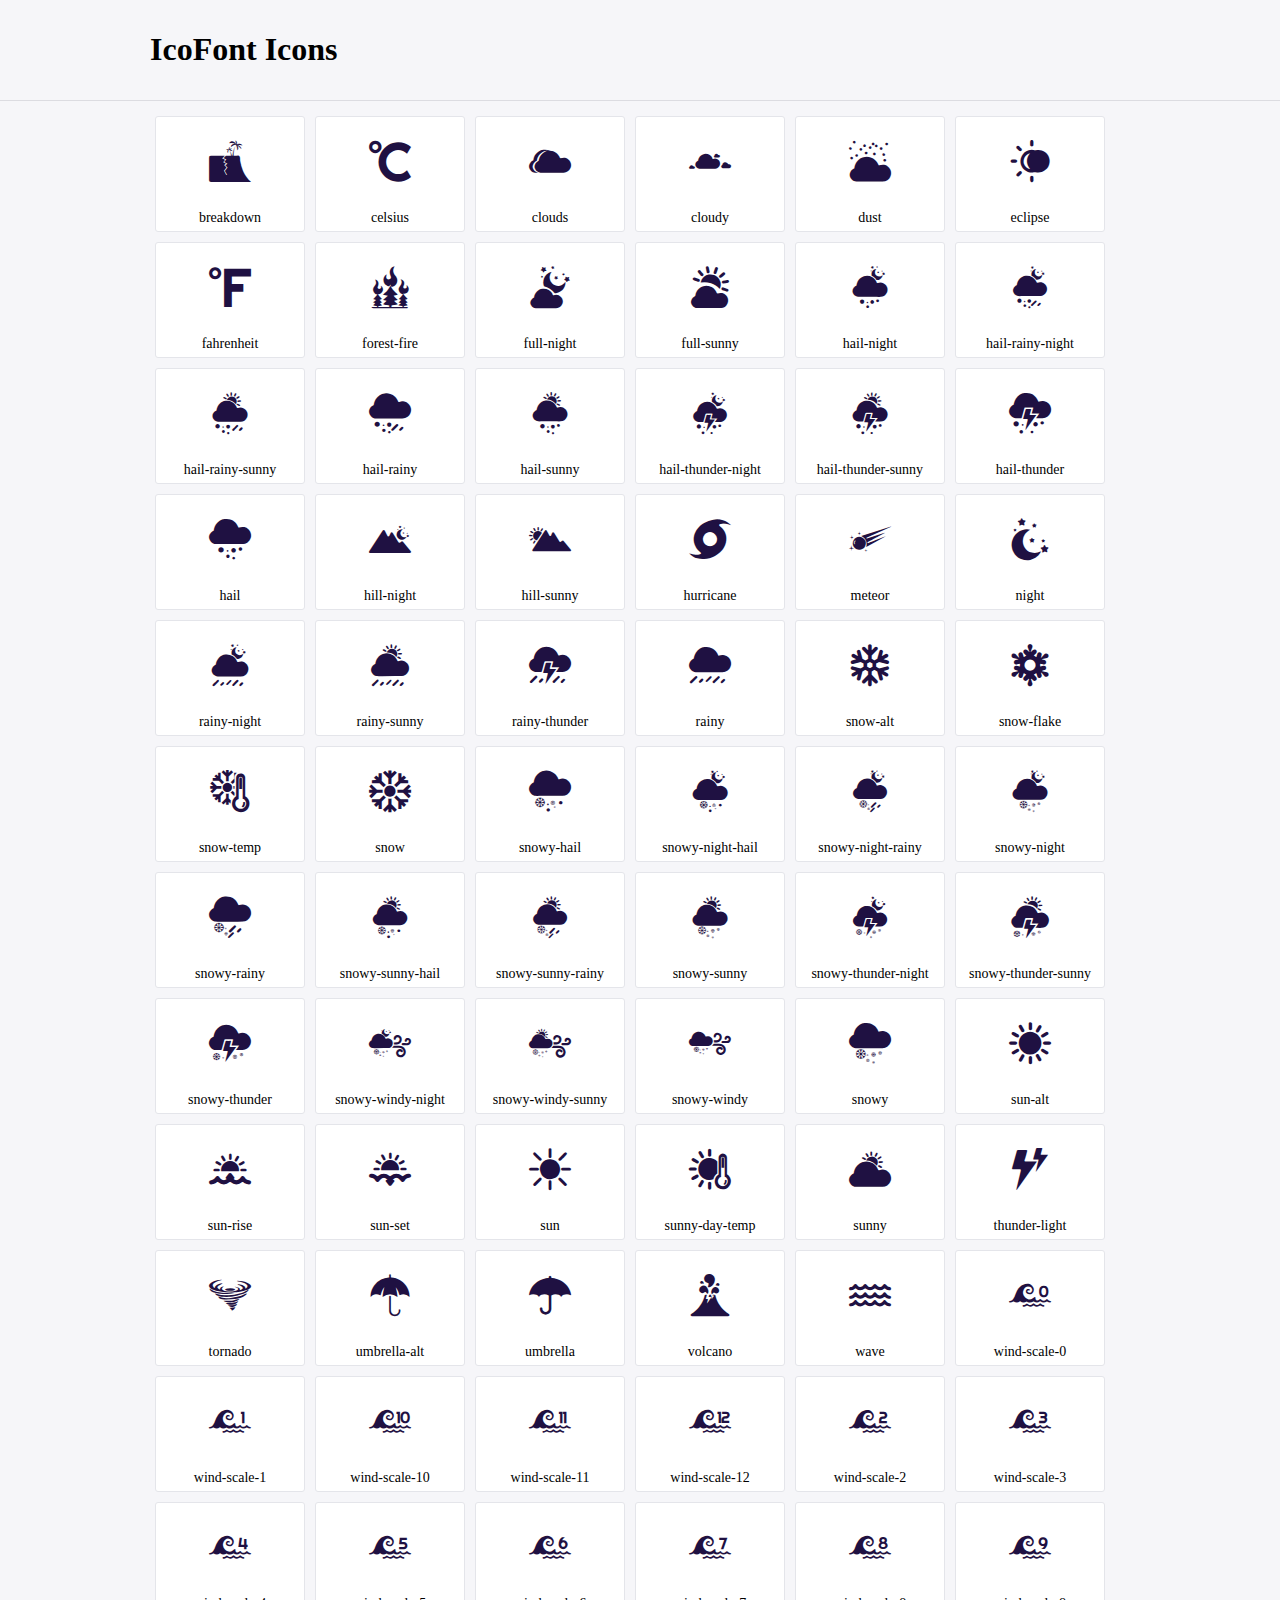
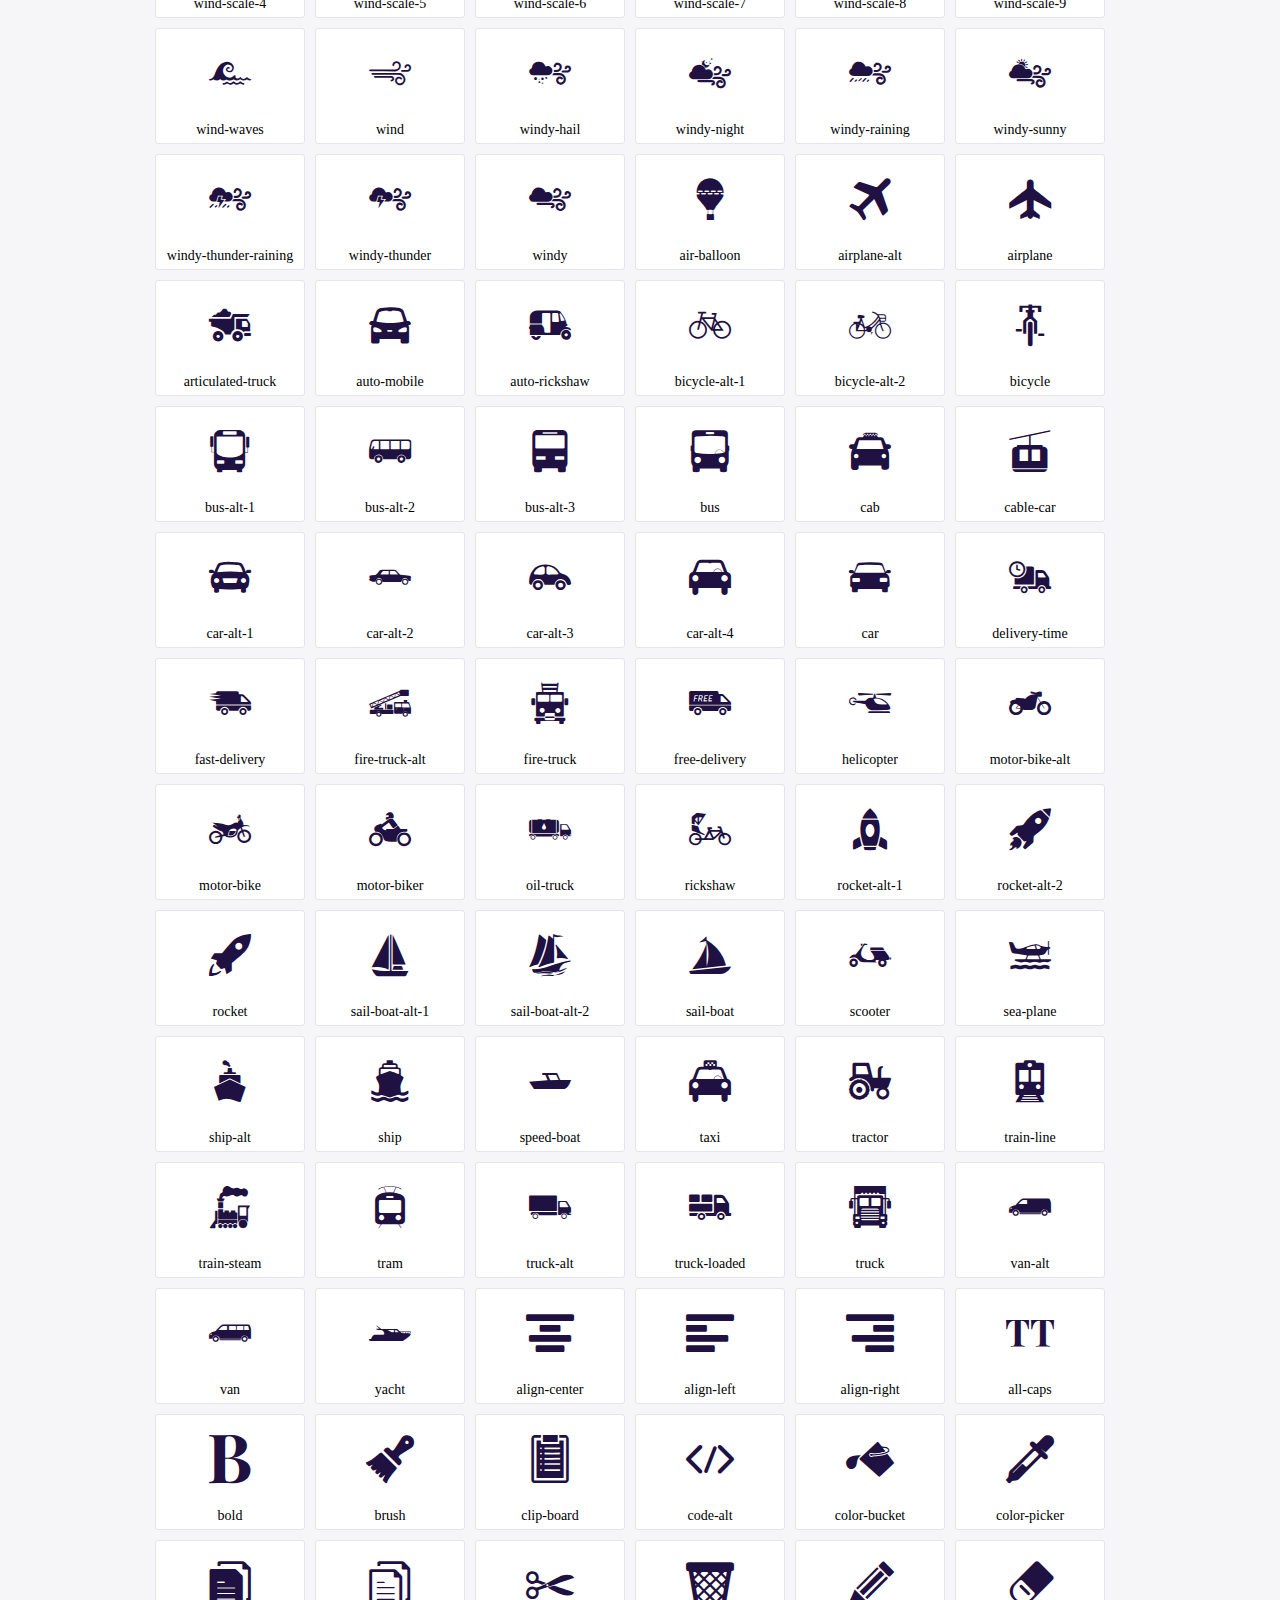
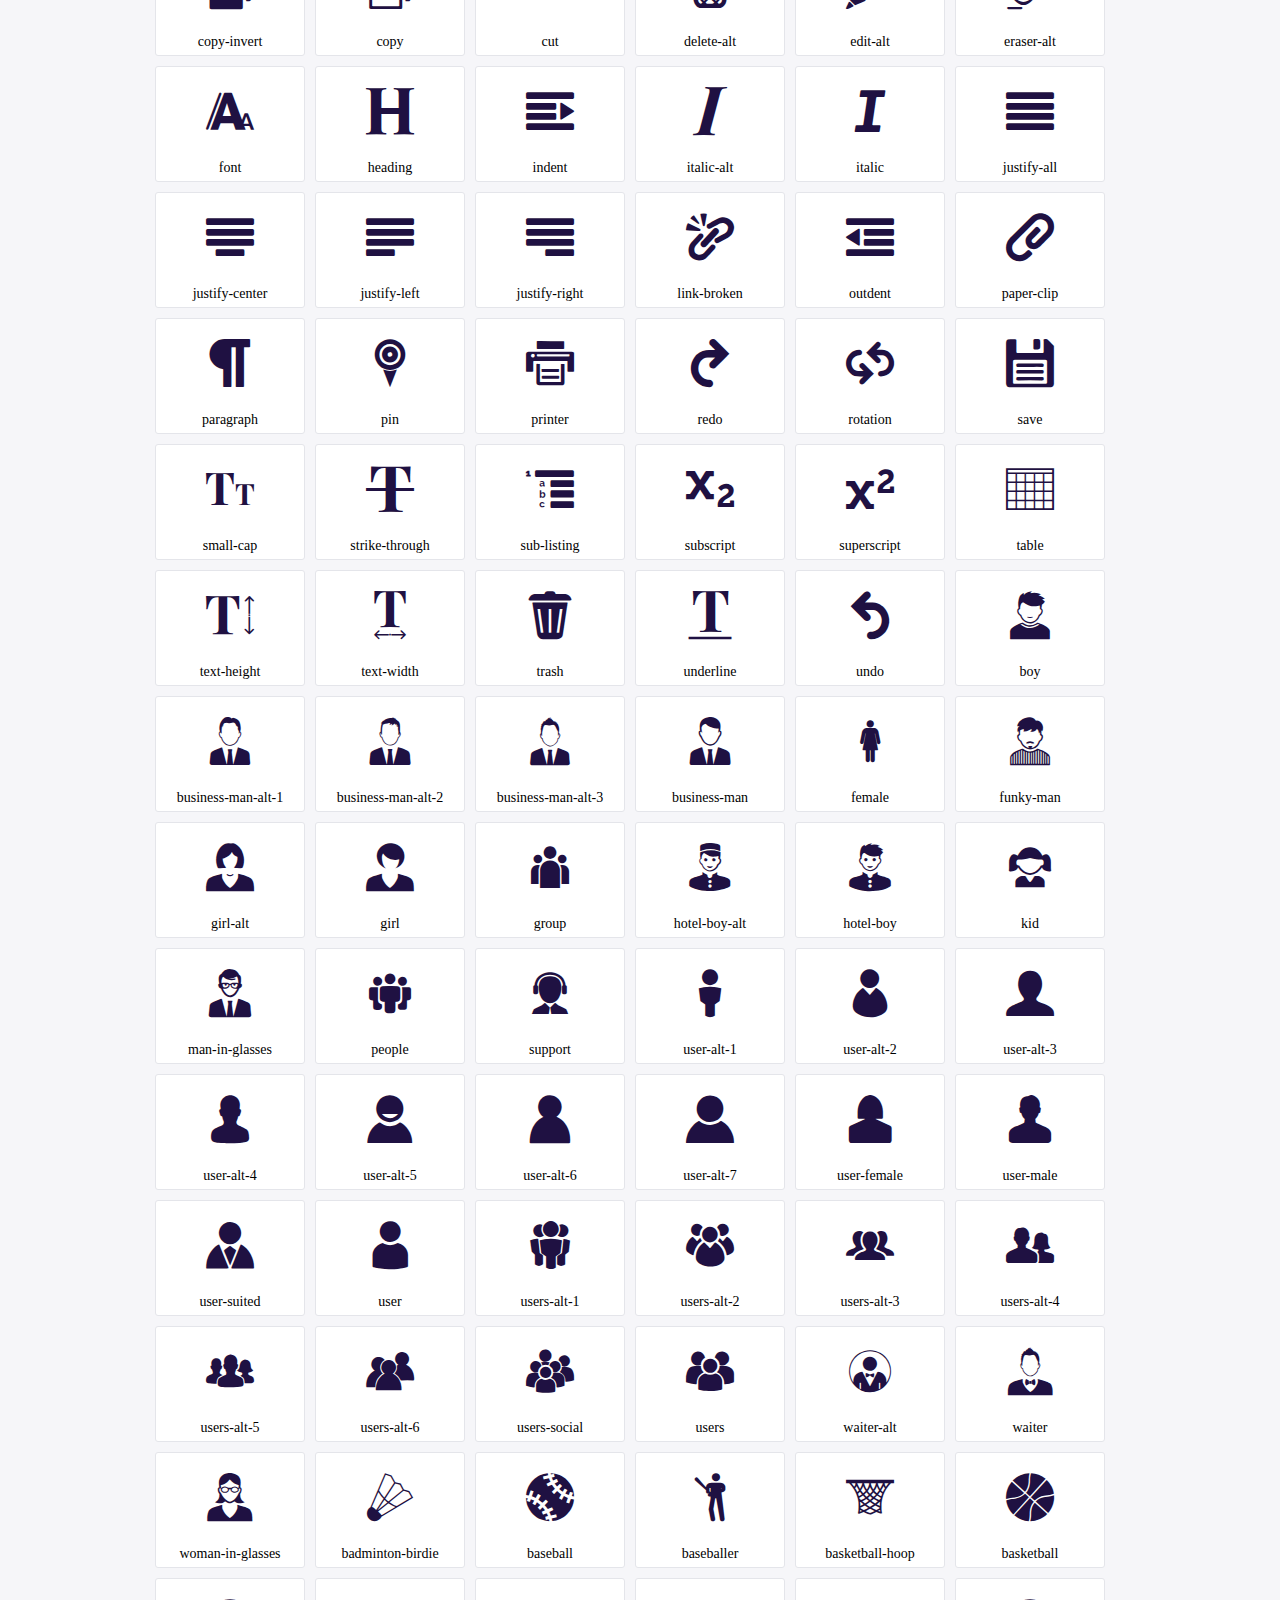
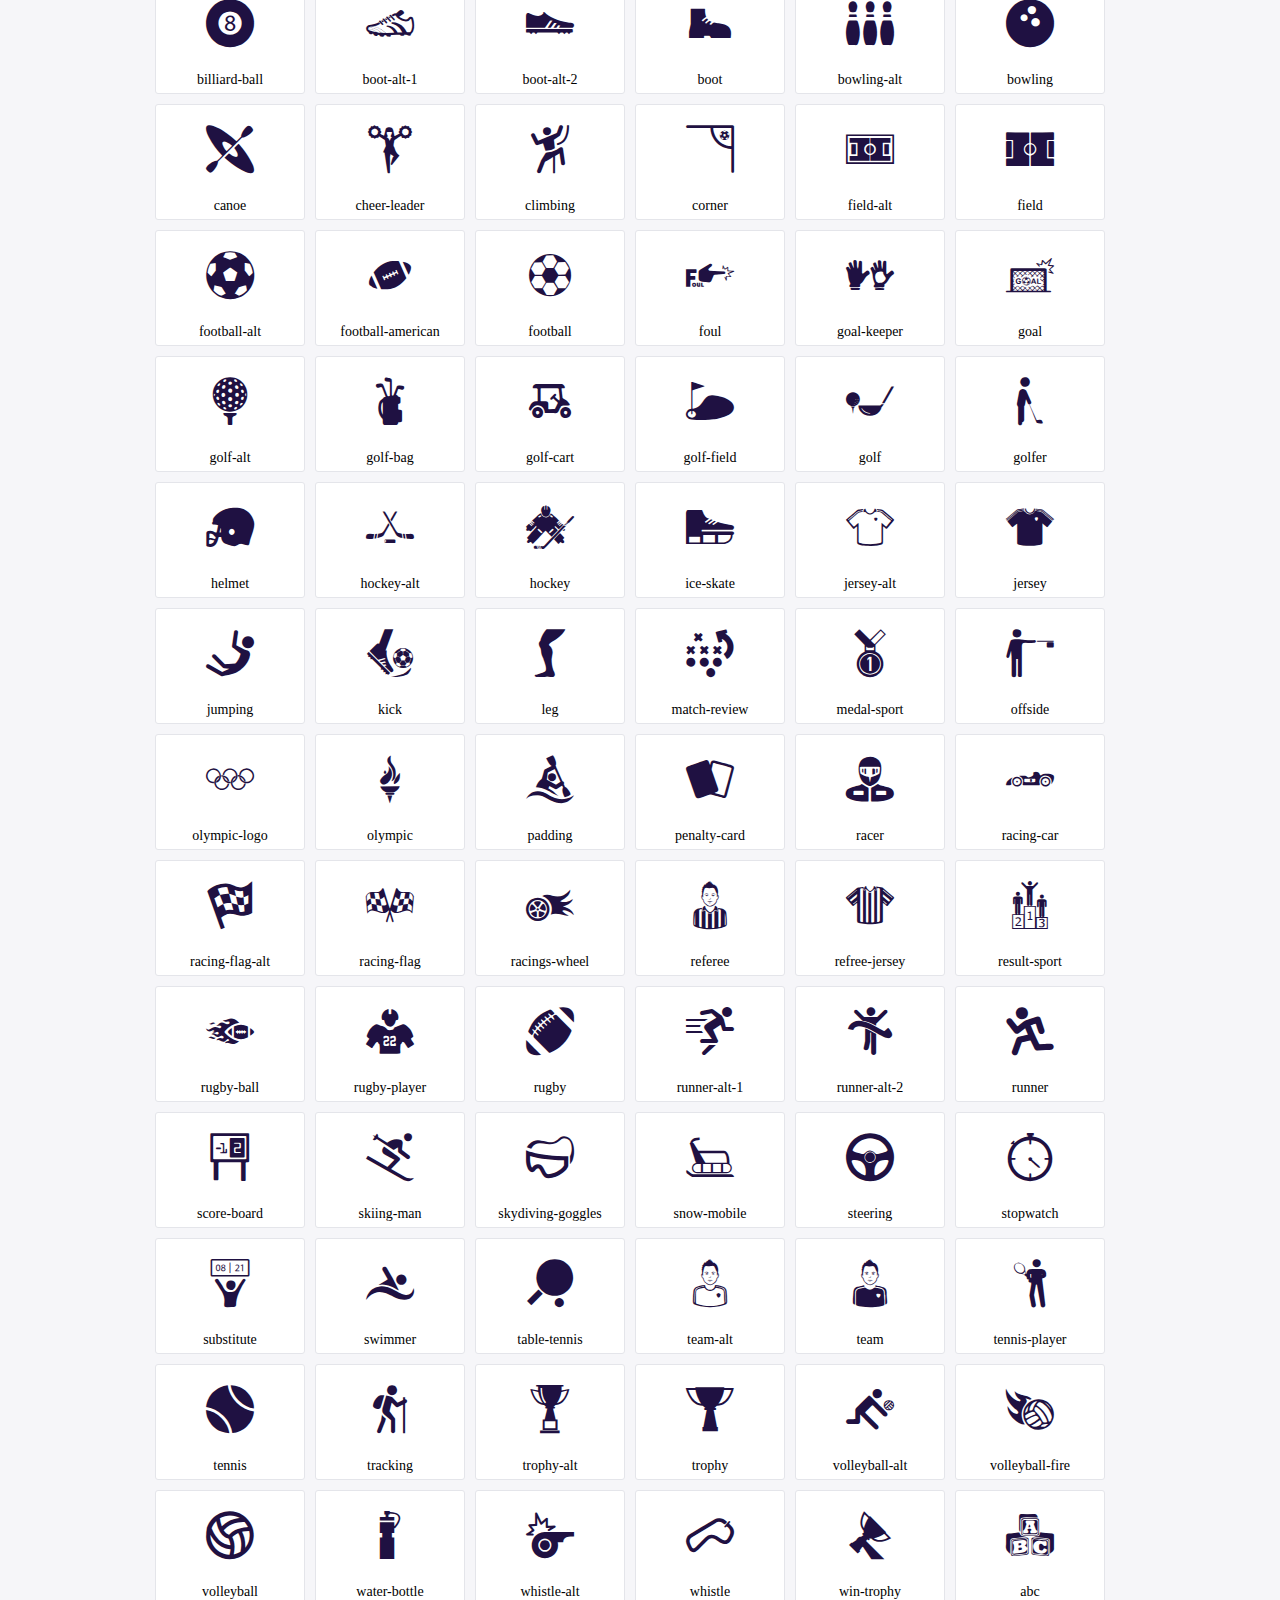
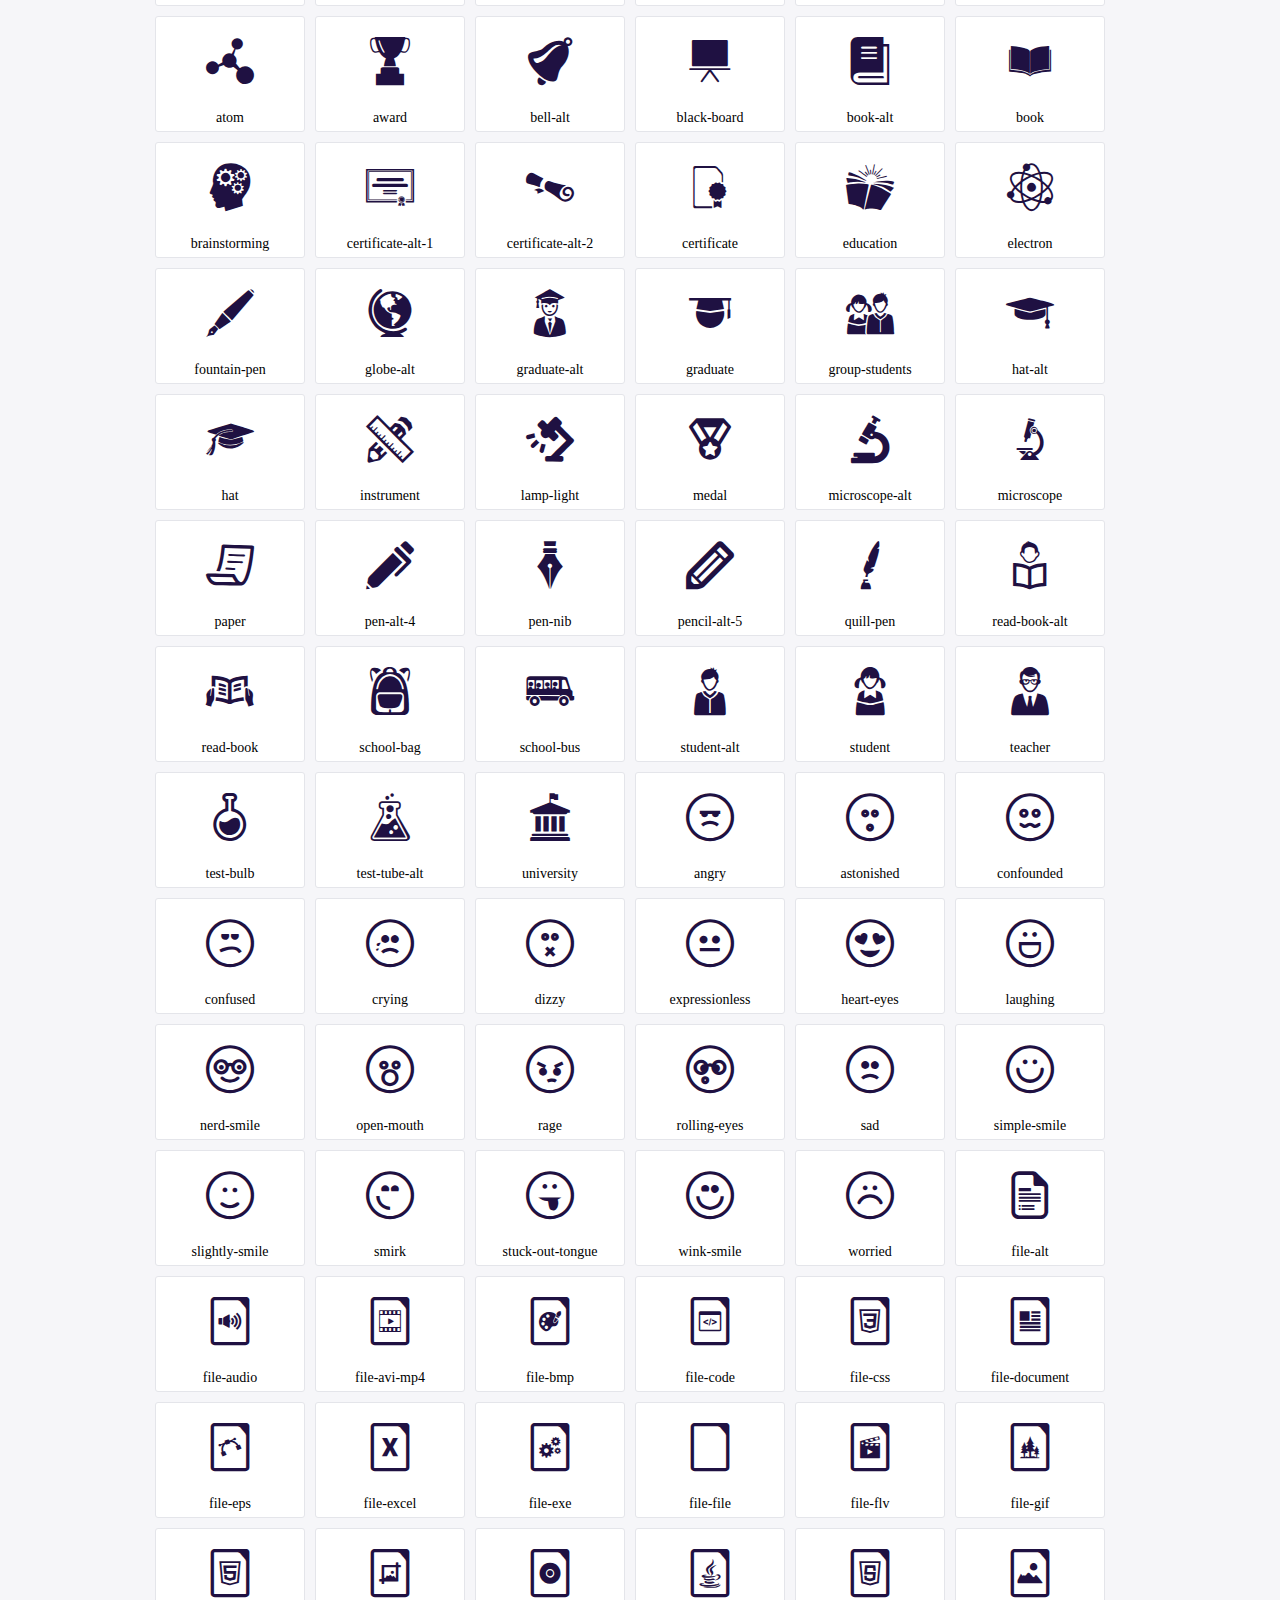
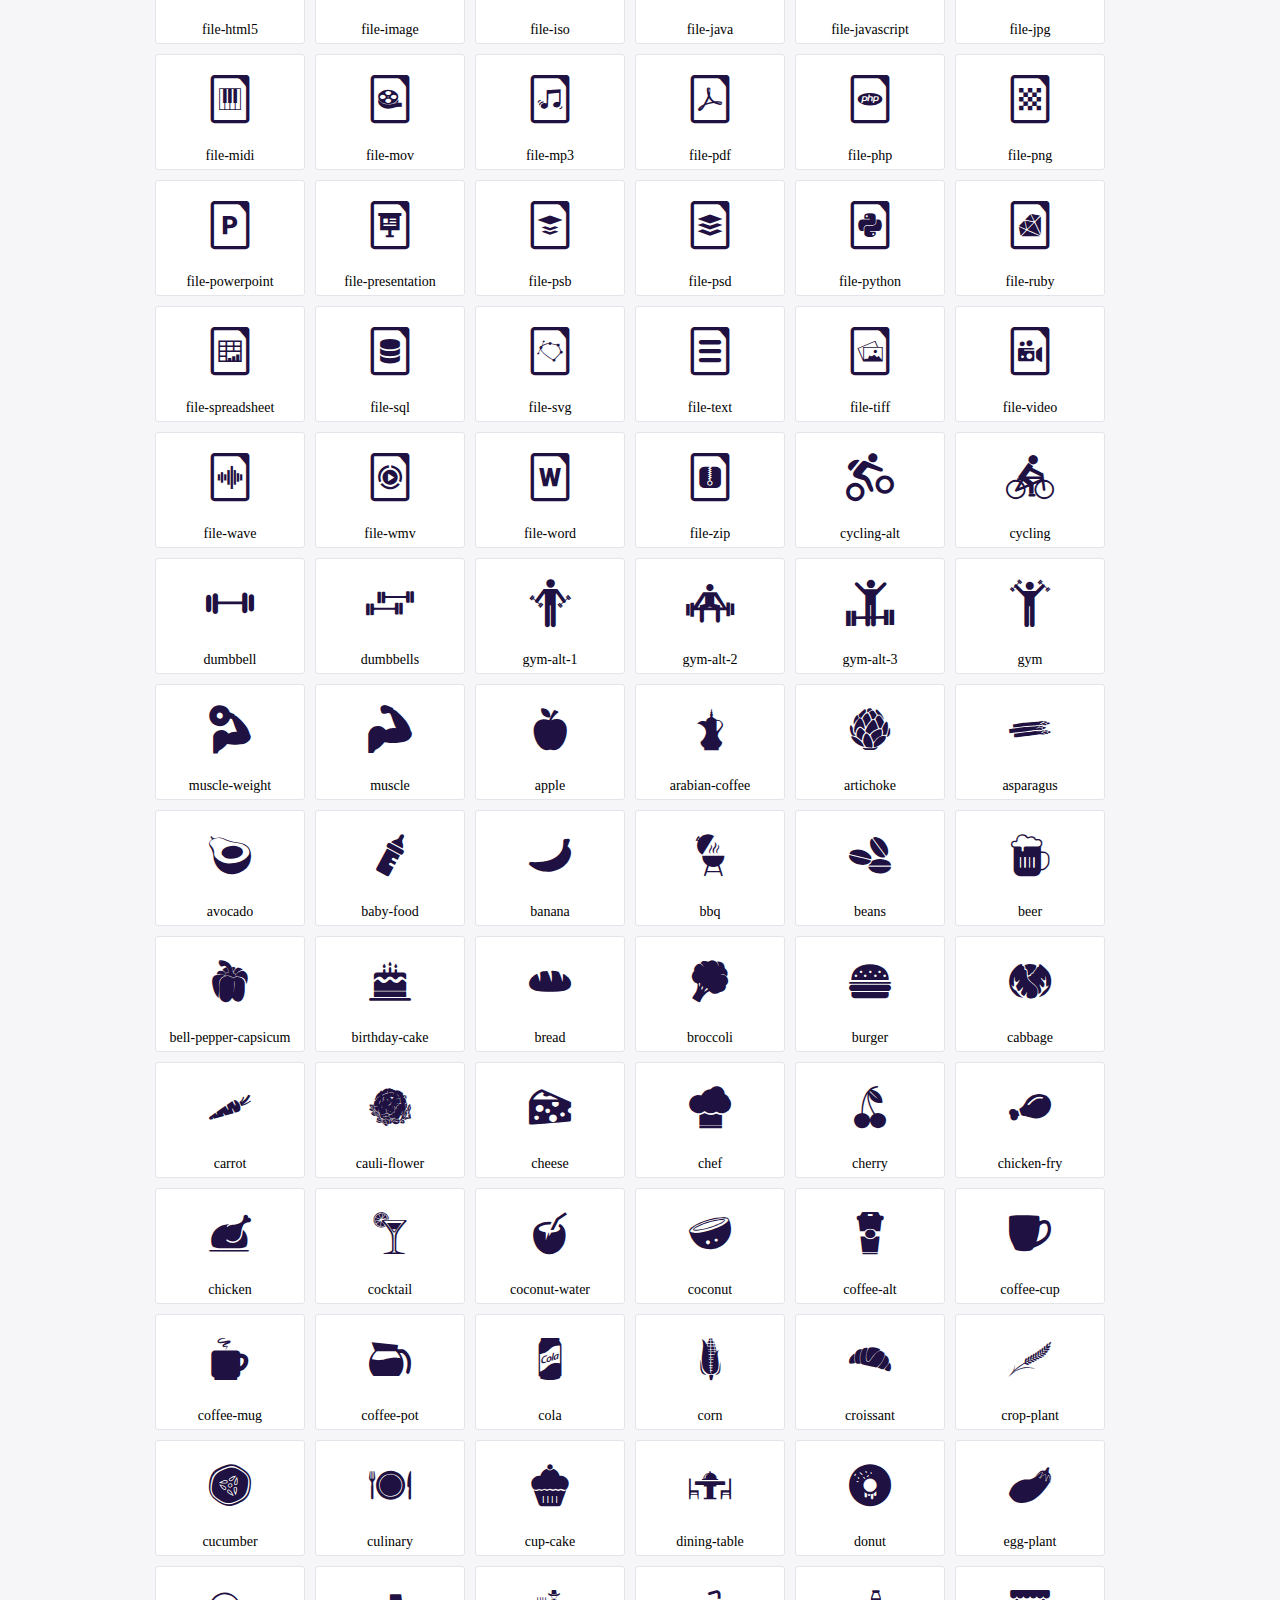
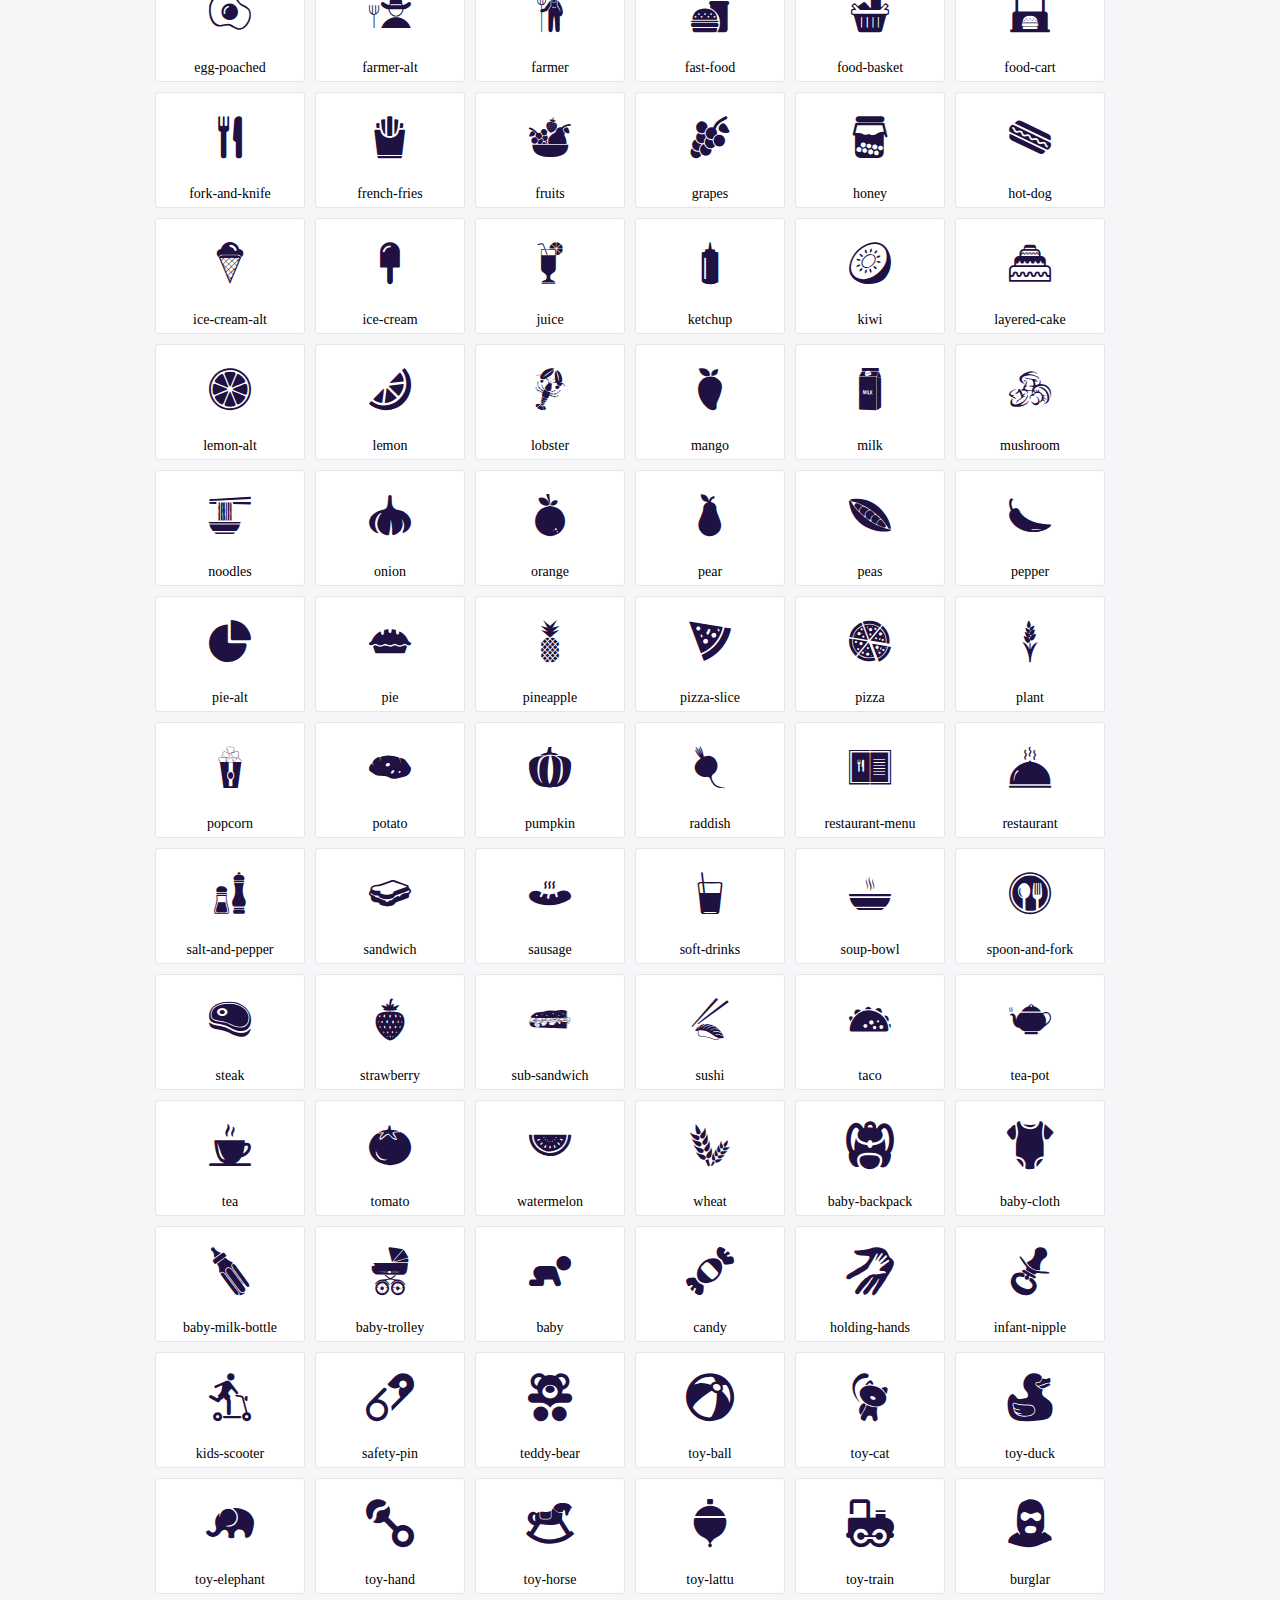
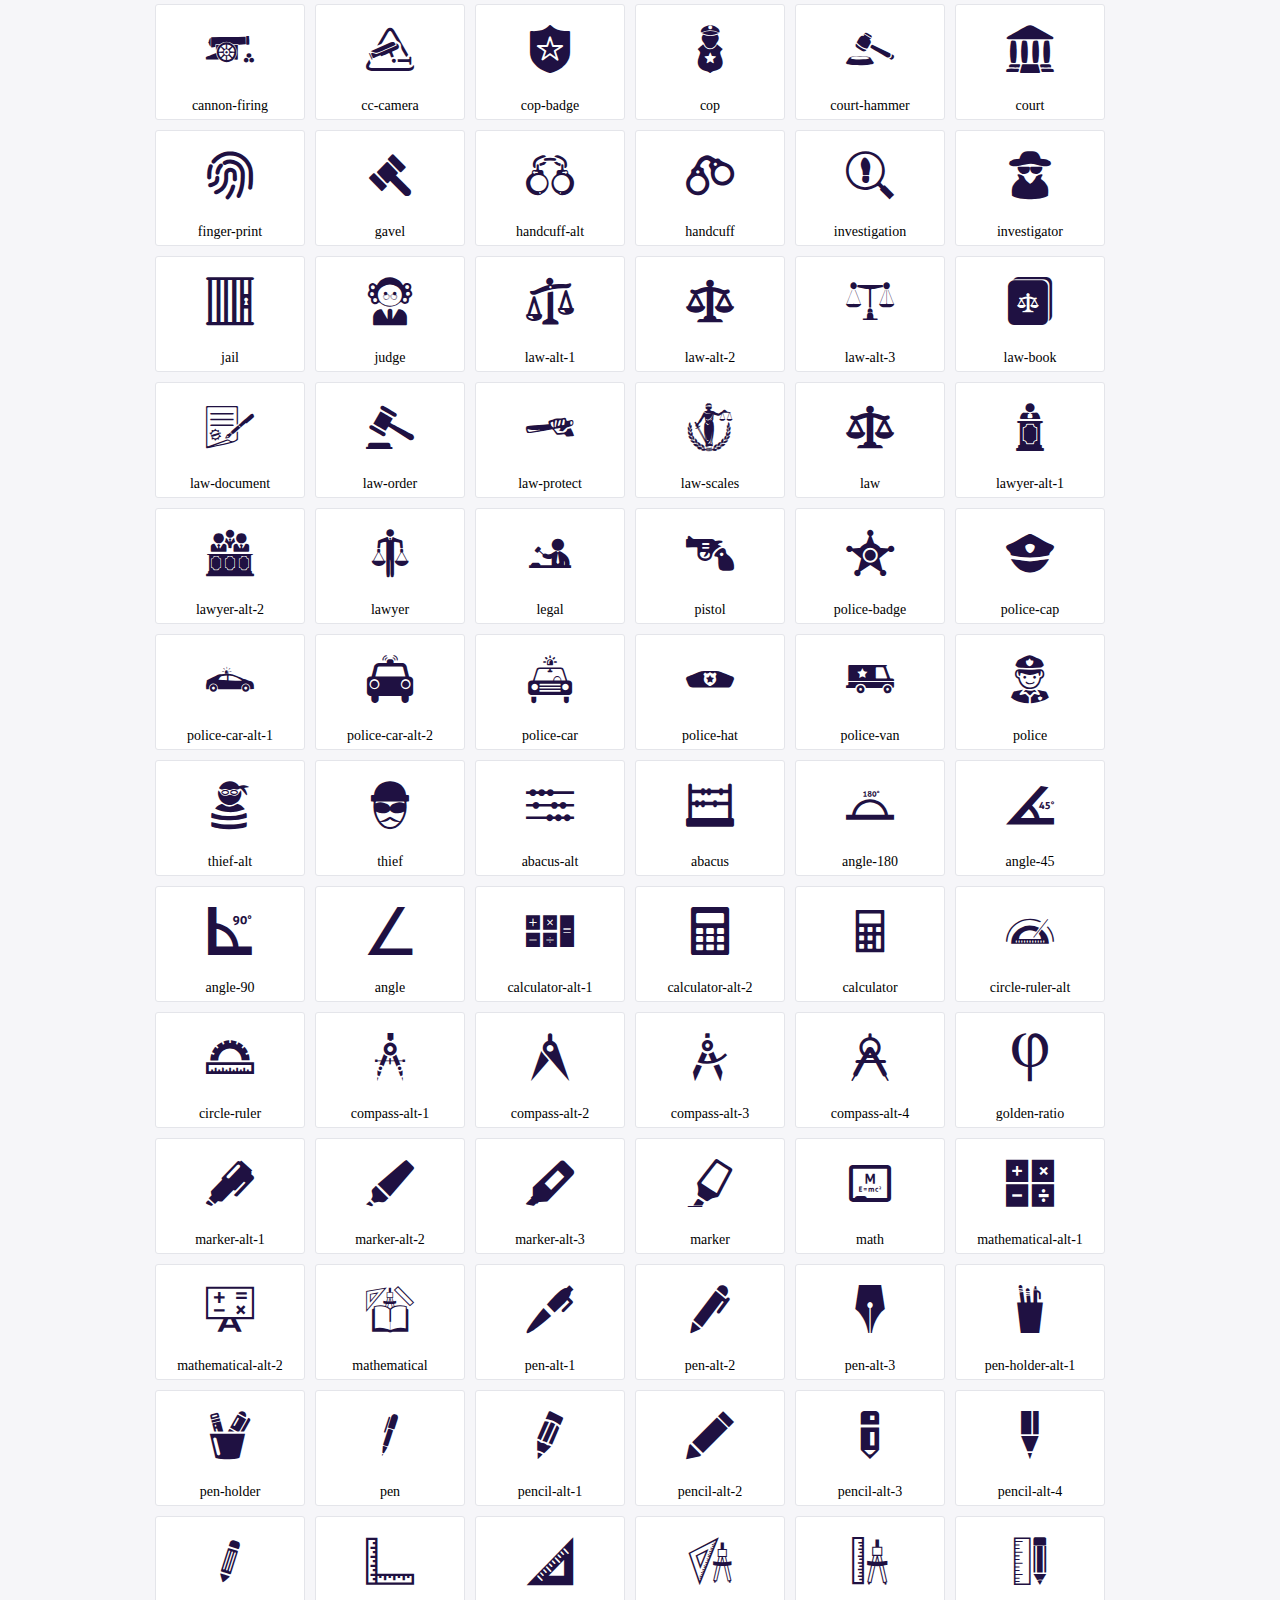
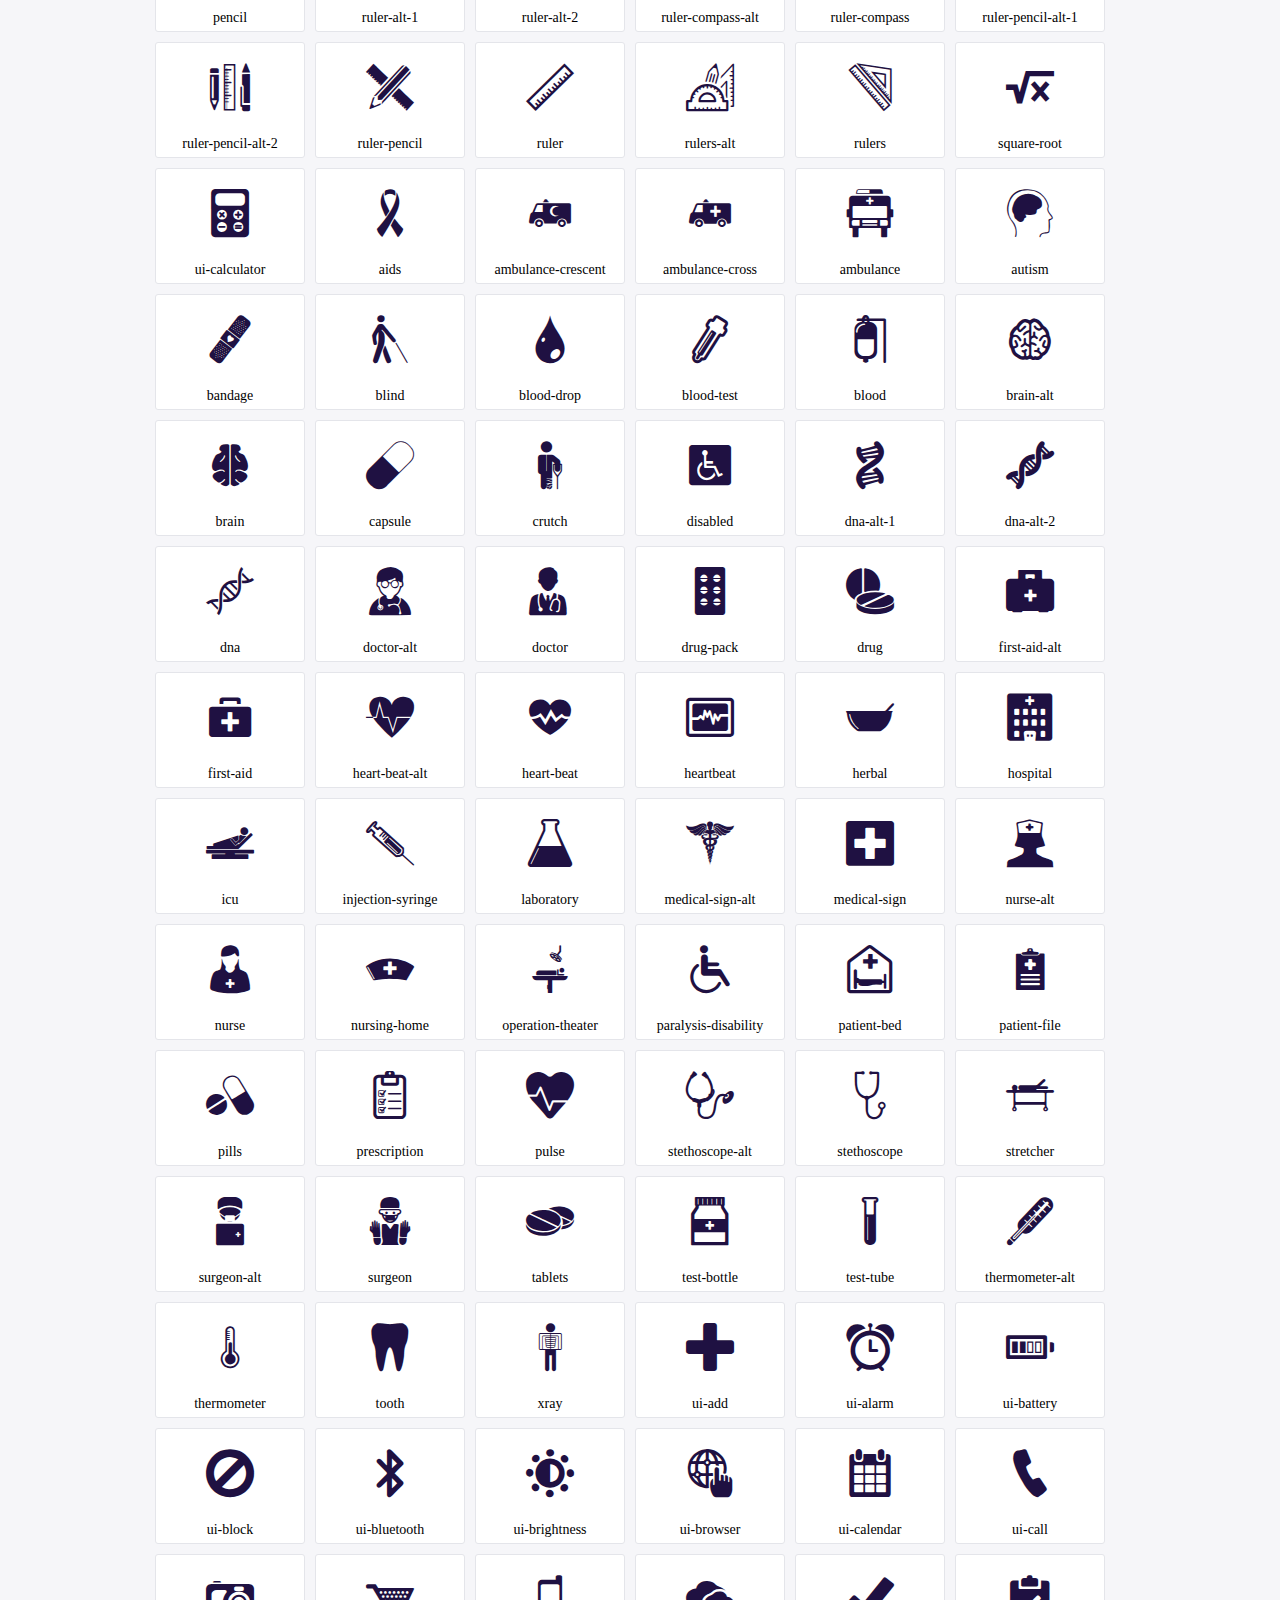
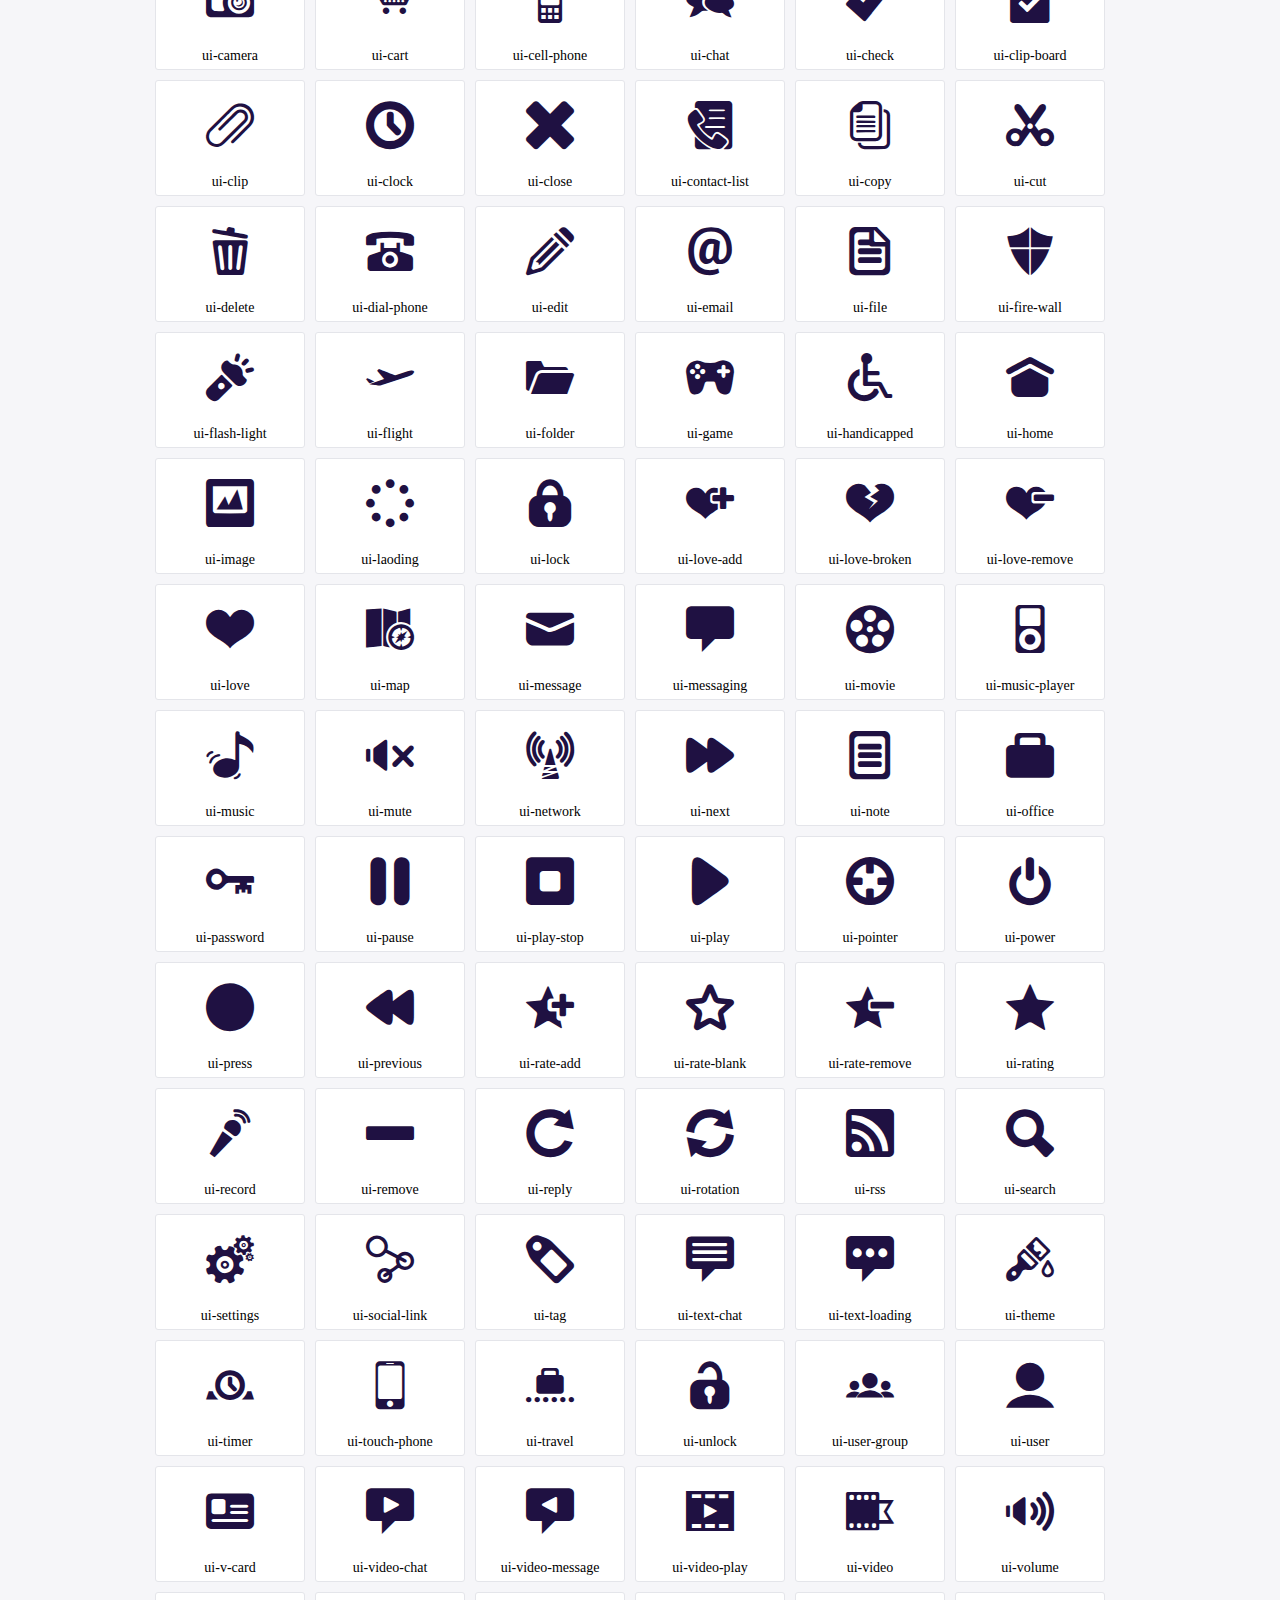
<file: vender/icofont/demo.html>
<!DOCTYPE html>
	<html>
	<head>
		<meta charset="utf-8">
		<title>Examples | IcoFont</title>
		<link rel="stylesheet" type="text/css" href="./icofont.min.css">
		<style type="text/css">
			body {
				margin: 0;
				padding: 0;
				background: #F6F6F9;
			}
			.header {
				border-bottom: 1px solid #DCDCE1;
				padding: 10px 0;
				margin-bottom: 10px;
			}
			.container {
				width: 980px;
				margin: 0 auto;
			}
			.ico-title {
				font-size: 2em;
			}
			.iconlist {
				margin: 0;
				padding: 0;
				list-style: none;
				text-align: center;
				width: 100%;
				display: flex;
				flex-wrap: wrap;
				flex-direction: row;
			}
			.iconlist li {
				position: relative;
				margin: 5px;
				width: 150px;
				cursor: pointer;
			}
			.iconlist li .icon-holder {
				position: relative;
				text-align: center;
				border-radius: 3px;
				overflow: hidden;
				padding-bottom: 5px;
				background: #ffffff;
				border: 1px solid #E4E5EA;
				transition: all 0.2s linear 0s;
			}
			.iconlist li .icon-holder:hover {
				background: #00C3DA;
				color: #ffffff;
			}
			.iconlist li .icon-holder:hover .icon i {
				color: #ffffff;
			}
			.iconlist li .icon-holder .icon {
				padding: 20px;
				text-align: center;
			}
			.iconlist li .icon-holder .icon i {
				font-size: 3em;
				color: #1F1142;
			}
			.iconlist li .icon-holder span {
				font-size: 14px;
				display: block;
				margin-top: 5px;
				border-radius: 3px;
			}
		</style>
	</head>
	<body>
	<div class="header">
		<div class="container">
			<h1 class="ico-title"> IcoFont Icons </h1>
		</div>
	</div>
	<div class="container">
		<ul class="iconlist">
		
		<li>
			<div class="icon-holder">
				<div class="icon"> 
					<i class="icofont-breakdown"></i>
				</div> 
				<span> breakdown </span>
				
			</div>
		</li>
		
		<li>
			<div class="icon-holder">
				<div class="icon"> 
					<i class="icofont-celsius"></i>
				</div> 
				<span> celsius </span>
				
			</div>
		</li>
		
		<li>
			<div class="icon-holder">
				<div class="icon"> 
					<i class="icofont-clouds"></i>
				</div> 
				<span> clouds </span>
				
			</div>
		</li>
		
		<li>
			<div class="icon-holder">
				<div class="icon"> 
					<i class="icofont-cloudy"></i>
				</div> 
				<span> cloudy </span>
				
			</div>
		</li>
		
		<li>
			<div class="icon-holder">
				<div class="icon"> 
					<i class="icofont-dust"></i>
				</div> 
				<span> dust </span>
				
			</div>
		</li>
		
		<li>
			<div class="icon-holder">
				<div class="icon"> 
					<i class="icofont-eclipse"></i>
				</div> 
				<span> eclipse </span>
				
			</div>
		</li>
		
		<li>
			<div class="icon-holder">
				<div class="icon"> 
					<i class="icofont-fahrenheit"></i>
				</div> 
				<span> fahrenheit </span>
				
			</div>
		</li>
		
		<li>
			<div class="icon-holder">
				<div class="icon"> 
					<i class="icofont-forest-fire"></i>
				</div> 
				<span> forest-fire </span>
				
			</div>
		</li>
		
		<li>
			<div class="icon-holder">
				<div class="icon"> 
					<i class="icofont-full-night"></i>
				</div> 
				<span> full-night </span>
				
			</div>
		</li>
		
		<li>
			<div class="icon-holder">
				<div class="icon"> 
					<i class="icofont-full-sunny"></i>
				</div> 
				<span> full-sunny </span>
				
			</div>
		</li>
		
		<li>
			<div class="icon-holder">
				<div class="icon"> 
					<i class="icofont-hail-night"></i>
				</div> 
				<span> hail-night </span>
				
			</div>
		</li>
		
		<li>
			<div class="icon-holder">
				<div class="icon"> 
					<i class="icofont-hail-rainy-night"></i>
				</div> 
				<span> hail-rainy-night </span>
				
			</div>
		</li>
		
		<li>
			<div class="icon-holder">
				<div class="icon"> 
					<i class="icofont-hail-rainy-sunny"></i>
				</div> 
				<span> hail-rainy-sunny </span>
				
			</div>
		</li>
		
		<li>
			<div class="icon-holder">
				<div class="icon"> 
					<i class="icofont-hail-rainy"></i>
				</div> 
				<span> hail-rainy </span>
				
			</div>
		</li>
		
		<li>
			<div class="icon-holder">
				<div class="icon"> 
					<i class="icofont-hail-sunny"></i>
				</div> 
				<span> hail-sunny </span>
				
			</div>
		</li>
		
		<li>
			<div class="icon-holder">
				<div class="icon"> 
					<i class="icofont-hail-thunder-night"></i>
				</div> 
				<span> hail-thunder-night </span>
				
			</div>
		</li>
		
		<li>
			<div class="icon-holder">
				<div class="icon"> 
					<i class="icofont-hail-thunder-sunny"></i>
				</div> 
				<span> hail-thunder-sunny </span>
				
			</div>
		</li>
		
		<li>
			<div class="icon-holder">
				<div class="icon"> 
					<i class="icofont-hail-thunder"></i>
				</div> 
				<span> hail-thunder </span>
				
			</div>
		</li>
		
		<li>
			<div class="icon-holder">
				<div class="icon"> 
					<i class="icofont-hail"></i>
				</div> 
				<span> hail </span>
				
			</div>
		</li>
		
		<li>
			<div class="icon-holder">
				<div class="icon"> 
					<i class="icofont-hill-night"></i>
				</div> 
				<span> hill-night </span>
				
			</div>
		</li>
		
		<li>
			<div class="icon-holder">
				<div class="icon"> 
					<i class="icofont-hill-sunny"></i>
				</div> 
				<span> hill-sunny </span>
				
			</div>
		</li>
		
		<li>
			<div class="icon-holder">
				<div class="icon"> 
					<i class="icofont-hurricane"></i>
				</div> 
				<span> hurricane </span>
				
			</div>
		</li>
		
		<li>
			<div class="icon-holder">
				<div class="icon"> 
					<i class="icofont-meteor"></i>
				</div> 
				<span> meteor </span>
				
			</div>
		</li>
		
		<li>
			<div class="icon-holder">
				<div class="icon"> 
					<i class="icofont-night"></i>
				</div> 
				<span> night </span>
				
			</div>
		</li>
		
		<li>
			<div class="icon-holder">
				<div class="icon"> 
					<i class="icofont-rainy-night"></i>
				</div> 
				<span> rainy-night </span>
				
			</div>
		</li>
		
		<li>
			<div class="icon-holder">
				<div class="icon"> 
					<i class="icofont-rainy-sunny"></i>
				</div> 
				<span> rainy-sunny </span>
				
			</div>
		</li>
		
		<li>
			<div class="icon-holder">
				<div class="icon"> 
					<i class="icofont-rainy-thunder"></i>
				</div> 
				<span> rainy-thunder </span>
				
			</div>
		</li>
		
		<li>
			<div class="icon-holder">
				<div class="icon"> 
					<i class="icofont-rainy"></i>
				</div> 
				<span> rainy </span>
				
			</div>
		</li>
		
		<li>
			<div class="icon-holder">
				<div class="icon"> 
					<i class="icofont-snow-alt"></i>
				</div> 
				<span> snow-alt </span>
				
			</div>
		</li>
		
		<li>
			<div class="icon-holder">
				<div class="icon"> 
					<i class="icofont-snow-flake"></i>
				</div> 
				<span> snow-flake </span>
				
			</div>
		</li>
		
		<li>
			<div class="icon-holder">
				<div class="icon"> 
					<i class="icofont-snow-temp"></i>
				</div> 
				<span> snow-temp </span>
				
			</div>
		</li>
		
		<li>
			<div class="icon-holder">
				<div class="icon"> 
					<i class="icofont-snow"></i>
				</div> 
				<span> snow </span>
				
			</div>
		</li>
		
		<li>
			<div class="icon-holder">
				<div class="icon"> 
					<i class="icofont-snowy-hail"></i>
				</div> 
				<span> snowy-hail </span>
				
			</div>
		</li>
		
		<li>
			<div class="icon-holder">
				<div class="icon"> 
					<i class="icofont-snowy-night-hail"></i>
				</div> 
				<span> snowy-night-hail </span>
				
			</div>
		</li>
		
		<li>
			<div class="icon-holder">
				<div class="icon"> 
					<i class="icofont-snowy-night-rainy"></i>
				</div> 
				<span> snowy-night-rainy </span>
				
			</div>
		</li>
		
		<li>
			<div class="icon-holder">
				<div class="icon"> 
					<i class="icofont-snowy-night"></i>
				</div> 
				<span> snowy-night </span>
				
			</div>
		</li>
		
		<li>
			<div class="icon-holder">
				<div class="icon"> 
					<i class="icofont-snowy-rainy"></i>
				</div> 
				<span> snowy-rainy </span>
				
			</div>
		</li>
		
		<li>
			<div class="icon-holder">
				<div class="icon"> 
					<i class="icofont-snowy-sunny-hail"></i>
				</div> 
				<span> snowy-sunny-hail </span>
				
			</div>
		</li>
		
		<li>
			<div class="icon-holder">
				<div class="icon"> 
					<i class="icofont-snowy-sunny-rainy"></i>
				</div> 
				<span> snowy-sunny-rainy </span>
				
			</div>
		</li>
		
		<li>
			<div class="icon-holder">
				<div class="icon"> 
					<i class="icofont-snowy-sunny"></i>
				</div> 
				<span> snowy-sunny </span>
				
			</div>
		</li>
		
		<li>
			<div class="icon-holder">
				<div class="icon"> 
					<i class="icofont-snowy-thunder-night"></i>
				</div> 
				<span> snowy-thunder-night </span>
				
			</div>
		</li>
		
		<li>
			<div class="icon-holder">
				<div class="icon"> 
					<i class="icofont-snowy-thunder-sunny"></i>
				</div> 
				<span> snowy-thunder-sunny </span>
				
			</div>
		</li>
		
		<li>
			<div class="icon-holder">
				<div class="icon"> 
					<i class="icofont-snowy-thunder"></i>
				</div> 
				<span> snowy-thunder </span>
				
			</div>
		</li>
		
		<li>
			<div class="icon-holder">
				<div class="icon"> 
					<i class="icofont-snowy-windy-night"></i>
				</div> 
				<span> snowy-windy-night </span>
				
			</div>
		</li>
		
		<li>
			<div class="icon-holder">
				<div class="icon"> 
					<i class="icofont-snowy-windy-sunny"></i>
				</div> 
				<span> snowy-windy-sunny </span>
				
			</div>
		</li>
		
		<li>
			<div class="icon-holder">
				<div class="icon"> 
					<i class="icofont-snowy-windy"></i>
				</div> 
				<span> snowy-windy </span>
				
			</div>
		</li>
		
		<li>
			<div class="icon-holder">
				<div class="icon"> 
					<i class="icofont-snowy"></i>
				</div> 
				<span> snowy </span>
				
			</div>
		</li>
		
		<li>
			<div class="icon-holder">
				<div class="icon"> 
					<i class="icofont-sun-alt"></i>
				</div> 
				<span> sun-alt </span>
				
			</div>
		</li>
		
		<li>
			<div class="icon-holder">
				<div class="icon"> 
					<i class="icofont-sun-rise"></i>
				</div> 
				<span> sun-rise </span>
				
			</div>
		</li>
		
		<li>
			<div class="icon-holder">
				<div class="icon"> 
					<i class="icofont-sun-set"></i>
				</div> 
				<span> sun-set </span>
				
			</div>
		</li>
		
		<li>
			<div class="icon-holder">
				<div class="icon"> 
					<i class="icofont-sun"></i>
				</div> 
				<span> sun </span>
				
			</div>
		</li>
		
		<li>
			<div class="icon-holder">
				<div class="icon"> 
					<i class="icofont-sunny-day-temp"></i>
				</div> 
				<span> sunny-day-temp </span>
				
			</div>
		</li>
		
		<li>
			<div class="icon-holder">
				<div class="icon"> 
					<i class="icofont-sunny"></i>
				</div> 
				<span> sunny </span>
				
			</div>
		</li>
		
		<li>
			<div class="icon-holder">
				<div class="icon"> 
					<i class="icofont-thunder-light"></i>
				</div> 
				<span> thunder-light </span>
				
			</div>
		</li>
		
		<li>
			<div class="icon-holder">
				<div class="icon"> 
					<i class="icofont-tornado"></i>
				</div> 
				<span> tornado </span>
				
			</div>
		</li>
		
		<li>
			<div class="icon-holder">
				<div class="icon"> 
					<i class="icofont-umbrella-alt"></i>
				</div> 
				<span> umbrella-alt </span>
				
			</div>
		</li>
		
		<li>
			<div class="icon-holder">
				<div class="icon"> 
					<i class="icofont-umbrella"></i>
				</div> 
				<span> umbrella </span>
				
			</div>
		</li>
		
		<li>
			<div class="icon-holder">
				<div class="icon"> 
					<i class="icofont-volcano"></i>
				</div> 
				<span> volcano </span>
				
			</div>
		</li>
		
		<li>
			<div class="icon-holder">
				<div class="icon"> 
					<i class="icofont-wave"></i>
				</div> 
				<span> wave </span>
				
			</div>
		</li>
		
		<li>
			<div class="icon-holder">
				<div class="icon"> 
					<i class="icofont-wind-scale-0"></i>
				</div> 
				<span> wind-scale-0 </span>
				
			</div>
		</li>
		
		<li>
			<div class="icon-holder">
				<div class="icon"> 
					<i class="icofont-wind-scale-1"></i>
				</div> 
				<span> wind-scale-1 </span>
				
			</div>
		</li>
		
		<li>
			<div class="icon-holder">
				<div class="icon"> 
					<i class="icofont-wind-scale-10"></i>
				</div> 
				<span> wind-scale-10 </span>
				
			</div>
		</li>
		
		<li>
			<div class="icon-holder">
				<div class="icon"> 
					<i class="icofont-wind-scale-11"></i>
				</div> 
				<span> wind-scale-11 </span>
				
			</div>
		</li>
		
		<li>
			<div class="icon-holder">
				<div class="icon"> 
					<i class="icofont-wind-scale-12"></i>
				</div> 
				<span> wind-scale-12 </span>
				
			</div>
		</li>
		
		<li>
			<div class="icon-holder">
				<div class="icon"> 
					<i class="icofont-wind-scale-2"></i>
				</div> 
				<span> wind-scale-2 </span>
				
			</div>
		</li>
		
		<li>
			<div class="icon-holder">
				<div class="icon"> 
					<i class="icofont-wind-scale-3"></i>
				</div> 
				<span> wind-scale-3 </span>
				
			</div>
		</li>
		
		<li>
			<div class="icon-holder">
				<div class="icon"> 
					<i class="icofont-wind-scale-4"></i>
				</div> 
				<span> wind-scale-4 </span>
				
			</div>
		</li>
		
		<li>
			<div class="icon-holder">
				<div class="icon"> 
					<i class="icofont-wind-scale-5"></i>
				</div> 
				<span> wind-scale-5 </span>
				
			</div>
		</li>
		
		<li>
			<div class="icon-holder">
				<div class="icon"> 
					<i class="icofont-wind-scale-6"></i>
				</div> 
				<span> wind-scale-6 </span>
				
			</div>
		</li>
		
		<li>
			<div class="icon-holder">
				<div class="icon"> 
					<i class="icofont-wind-scale-7"></i>
				</div> 
				<span> wind-scale-7 </span>
				
			</div>
		</li>
		
		<li>
			<div class="icon-holder">
				<div class="icon"> 
					<i class="icofont-wind-scale-8"></i>
				</div> 
				<span> wind-scale-8 </span>
				
			</div>
		</li>
		
		<li>
			<div class="icon-holder">
				<div class="icon"> 
					<i class="icofont-wind-scale-9"></i>
				</div> 
				<span> wind-scale-9 </span>
				
			</div>
		</li>
		
		<li>
			<div class="icon-holder">
				<div class="icon"> 
					<i class="icofont-wind-waves"></i>
				</div> 
				<span> wind-waves </span>
				
			</div>
		</li>
		
		<li>
			<div class="icon-holder">
				<div class="icon"> 
					<i class="icofont-wind"></i>
				</div> 
				<span> wind </span>
				
			</div>
		</li>
		
		<li>
			<div class="icon-holder">
				<div class="icon"> 
					<i class="icofont-windy-hail"></i>
				</div> 
				<span> windy-hail </span>
				
			</div>
		</li>
		
		<li>
			<div class="icon-holder">
				<div class="icon"> 
					<i class="icofont-windy-night"></i>
				</div> 
				<span> windy-night </span>
				
			</div>
		</li>
		
		<li>
			<div class="icon-holder">
				<div class="icon"> 
					<i class="icofont-windy-raining"></i>
				</div> 
				<span> windy-raining </span>
				
			</div>
		</li>
		
		<li>
			<div class="icon-holder">
				<div class="icon"> 
					<i class="icofont-windy-sunny"></i>
				</div> 
				<span> windy-sunny </span>
				
			</div>
		</li>
		
		<li>
			<div class="icon-holder">
				<div class="icon"> 
					<i class="icofont-windy-thunder-raining"></i>
				</div> 
				<span> windy-thunder-raining </span>
				
			</div>
		</li>
		
		<li>
			<div class="icon-holder">
				<div class="icon"> 
					<i class="icofont-windy-thunder"></i>
				</div> 
				<span> windy-thunder </span>
				
			</div>
		</li>
		
		<li>
			<div class="icon-holder">
				<div class="icon"> 
					<i class="icofont-windy"></i>
				</div> 
				<span> windy </span>
				
			</div>
		</li>
		
		<li>
			<div class="icon-holder">
				<div class="icon"> 
					<i class="icofont-air-balloon"></i>
				</div> 
				<span> air-balloon </span>
				
			</div>
		</li>
		
		<li>
			<div class="icon-holder">
				<div class="icon"> 
					<i class="icofont-airplane-alt"></i>
				</div> 
				<span> airplane-alt </span>
				
			</div>
		</li>
		
		<li>
			<div class="icon-holder">
				<div class="icon"> 
					<i class="icofont-airplane"></i>
				</div> 
				<span> airplane </span>
				
			</div>
		</li>
		
		<li>
			<div class="icon-holder">
				<div class="icon"> 
					<i class="icofont-articulated-truck"></i>
				</div> 
				<span> articulated-truck </span>
				
			</div>
		</li>
		
		<li>
			<div class="icon-holder">
				<div class="icon"> 
					<i class="icofont-auto-mobile"></i>
				</div> 
				<span> auto-mobile </span>
				
			</div>
		</li>
		
		<li>
			<div class="icon-holder">
				<div class="icon"> 
					<i class="icofont-auto-rickshaw"></i>
				</div> 
				<span> auto-rickshaw </span>
				
			</div>
		</li>
		
		<li>
			<div class="icon-holder">
				<div class="icon"> 
					<i class="icofont-bicycle-alt-1"></i>
				</div> 
				<span> bicycle-alt-1 </span>
				
			</div>
		</li>
		
		<li>
			<div class="icon-holder">
				<div class="icon"> 
					<i class="icofont-bicycle-alt-2"></i>
				</div> 
				<span> bicycle-alt-2 </span>
				
			</div>
		</li>
		
		<li>
			<div class="icon-holder">
				<div class="icon"> 
					<i class="icofont-bicycle"></i>
				</div> 
				<span> bicycle </span>
				
			</div>
		</li>
		
		<li>
			<div class="icon-holder">
				<div class="icon"> 
					<i class="icofont-bus-alt-1"></i>
				</div> 
				<span> bus-alt-1 </span>
				
			</div>
		</li>
		
		<li>
			<div class="icon-holder">
				<div class="icon"> 
					<i class="icofont-bus-alt-2"></i>
				</div> 
				<span> bus-alt-2 </span>
				
			</div>
		</li>
		
		<li>
			<div class="icon-holder">
				<div class="icon"> 
					<i class="icofont-bus-alt-3"></i>
				</div> 
				<span> bus-alt-3 </span>
				
			</div>
		</li>
		
		<li>
			<div class="icon-holder">
				<div class="icon"> 
					<i class="icofont-bus"></i>
				</div> 
				<span> bus </span>
				
			</div>
		</li>
		
		<li>
			<div class="icon-holder">
				<div class="icon"> 
					<i class="icofont-cab"></i>
				</div> 
				<span> cab </span>
				
			</div>
		</li>
		
		<li>
			<div class="icon-holder">
				<div class="icon"> 
					<i class="icofont-cable-car"></i>
				</div> 
				<span> cable-car </span>
				
			</div>
		</li>
		
		<li>
			<div class="icon-holder">
				<div class="icon"> 
					<i class="icofont-car-alt-1"></i>
				</div> 
				<span> car-alt-1 </span>
				
			</div>
		</li>
		
		<li>
			<div class="icon-holder">
				<div class="icon"> 
					<i class="icofont-car-alt-2"></i>
				</div> 
				<span> car-alt-2 </span>
				
			</div>
		</li>
		
		<li>
			<div class="icon-holder">
				<div class="icon"> 
					<i class="icofont-car-alt-3"></i>
				</div> 
				<span> car-alt-3 </span>
				
			</div>
		</li>
		
		<li>
			<div class="icon-holder">
				<div class="icon"> 
					<i class="icofont-car-alt-4"></i>
				</div> 
				<span> car-alt-4 </span>
				
			</div>
		</li>
		
		<li>
			<div class="icon-holder">
				<div class="icon"> 
					<i class="icofont-car"></i>
				</div> 
				<span> car </span>
				
			</div>
		</li>
		
		<li>
			<div class="icon-holder">
				<div class="icon"> 
					<i class="icofont-delivery-time"></i>
				</div> 
				<span> delivery-time </span>
				
			</div>
		</li>
		
		<li>
			<div class="icon-holder">
				<div class="icon"> 
					<i class="icofont-fast-delivery"></i>
				</div> 
				<span> fast-delivery </span>
				
			</div>
		</li>
		
		<li>
			<div class="icon-holder">
				<div class="icon"> 
					<i class="icofont-fire-truck-alt"></i>
				</div> 
				<span> fire-truck-alt </span>
				
			</div>
		</li>
		
		<li>
			<div class="icon-holder">
				<div class="icon"> 
					<i class="icofont-fire-truck"></i>
				</div> 
				<span> fire-truck </span>
				
			</div>
		</li>
		
		<li>
			<div class="icon-holder">
				<div class="icon"> 
					<i class="icofont-free-delivery"></i>
				</div> 
				<span> free-delivery </span>
				
			</div>
		</li>
		
		<li>
			<div class="icon-holder">
				<div class="icon"> 
					<i class="icofont-helicopter"></i>
				</div> 
				<span> helicopter </span>
				
			</div>
		</li>
		
		<li>
			<div class="icon-holder">
				<div class="icon"> 
					<i class="icofont-motor-bike-alt"></i>
				</div> 
				<span> motor-bike-alt </span>
				
			</div>
		</li>
		
		<li>
			<div class="icon-holder">
				<div class="icon"> 
					<i class="icofont-motor-bike"></i>
				</div> 
				<span> motor-bike </span>
				
			</div>
		</li>
		
		<li>
			<div class="icon-holder">
				<div class="icon"> 
					<i class="icofont-motor-biker"></i>
				</div> 
				<span> motor-biker </span>
				
			</div>
		</li>
		
		<li>
			<div class="icon-holder">
				<div class="icon"> 
					<i class="icofont-oil-truck"></i>
				</div> 
				<span> oil-truck </span>
				
			</div>
		</li>
		
		<li>
			<div class="icon-holder">
				<div class="icon"> 
					<i class="icofont-rickshaw"></i>
				</div> 
				<span> rickshaw </span>
				
			</div>
		</li>
		
		<li>
			<div class="icon-holder">
				<div class="icon"> 
					<i class="icofont-rocket-alt-1"></i>
				</div> 
				<span> rocket-alt-1 </span>
				
			</div>
		</li>
		
		<li>
			<div class="icon-holder">
				<div class="icon"> 
					<i class="icofont-rocket-alt-2"></i>
				</div> 
				<span> rocket-alt-2 </span>
				
			</div>
		</li>
		
		<li>
			<div class="icon-holder">
				<div class="icon"> 
					<i class="icofont-rocket"></i>
				</div> 
				<span> rocket </span>
				
			</div>
		</li>
		
		<li>
			<div class="icon-holder">
				<div class="icon"> 
					<i class="icofont-sail-boat-alt-1"></i>
				</div> 
				<span> sail-boat-alt-1 </span>
				
			</div>
		</li>
		
		<li>
			<div class="icon-holder">
				<div class="icon"> 
					<i class="icofont-sail-boat-alt-2"></i>
				</div> 
				<span> sail-boat-alt-2 </span>
				
			</div>
		</li>
		
		<li>
			<div class="icon-holder">
				<div class="icon"> 
					<i class="icofont-sail-boat"></i>
				</div> 
				<span> sail-boat </span>
				
			</div>
		</li>
		
		<li>
			<div class="icon-holder">
				<div class="icon"> 
					<i class="icofont-scooter"></i>
				</div> 
				<span> scooter </span>
				
			</div>
		</li>
		
		<li>
			<div class="icon-holder">
				<div class="icon"> 
					<i class="icofont-sea-plane"></i>
				</div> 
				<span> sea-plane </span>
				
			</div>
		</li>
		
		<li>
			<div class="icon-holder">
				<div class="icon"> 
					<i class="icofont-ship-alt"></i>
				</div> 
				<span> ship-alt </span>
				
			</div>
		</li>
		
		<li>
			<div class="icon-holder">
				<div class="icon"> 
					<i class="icofont-ship"></i>
				</div> 
				<span> ship </span>
				
			</div>
		</li>
		
		<li>
			<div class="icon-holder">
				<div class="icon"> 
					<i class="icofont-speed-boat"></i>
				</div> 
				<span> speed-boat </span>
				
			</div>
		</li>
		
		<li>
			<div class="icon-holder">
				<div class="icon"> 
					<i class="icofont-taxi"></i>
				</div> 
				<span> taxi </span>
				
			</div>
		</li>
		
		<li>
			<div class="icon-holder">
				<div class="icon"> 
					<i class="icofont-tractor"></i>
				</div> 
				<span> tractor </span>
				
			</div>
		</li>
		
		<li>
			<div class="icon-holder">
				<div class="icon"> 
					<i class="icofont-train-line"></i>
				</div> 
				<span> train-line </span>
				
			</div>
		</li>
		
		<li>
			<div class="icon-holder">
				<div class="icon"> 
					<i class="icofont-train-steam"></i>
				</div> 
				<span> train-steam </span>
				
			</div>
		</li>
		
		<li>
			<div class="icon-holder">
				<div class="icon"> 
					<i class="icofont-tram"></i>
				</div> 
				<span> tram </span>
				
			</div>
		</li>
		
		<li>
			<div class="icon-holder">
				<div class="icon"> 
					<i class="icofont-truck-alt"></i>
				</div> 
				<span> truck-alt </span>
				
			</div>
		</li>
		
		<li>
			<div class="icon-holder">
				<div class="icon"> 
					<i class="icofont-truck-loaded"></i>
				</div> 
				<span> truck-loaded </span>
				
			</div>
		</li>
		
		<li>
			<div class="icon-holder">
				<div class="icon"> 
					<i class="icofont-truck"></i>
				</div> 
				<span> truck </span>
				
			</div>
		</li>
		
		<li>
			<div class="icon-holder">
				<div class="icon"> 
					<i class="icofont-van-alt"></i>
				</div> 
				<span> van-alt </span>
				
			</div>
		</li>
		
		<li>
			<div class="icon-holder">
				<div class="icon"> 
					<i class="icofont-van"></i>
				</div> 
				<span> van </span>
				
			</div>
		</li>
		
		<li>
			<div class="icon-holder">
				<div class="icon"> 
					<i class="icofont-yacht"></i>
				</div> 
				<span> yacht </span>
				
			</div>
		</li>
		
		<li>
			<div class="icon-holder">
				<div class="icon"> 
					<i class="icofont-align-center"></i>
				</div> 
				<span> align-center </span>
				
			</div>
		</li>
		
		<li>
			<div class="icon-holder">
				<div class="icon"> 
					<i class="icofont-align-left"></i>
				</div> 
				<span> align-left </span>
				
			</div>
		</li>
		
		<li>
			<div class="icon-holder">
				<div class="icon"> 
					<i class="icofont-align-right"></i>
				</div> 
				<span> align-right </span>
				
			</div>
		</li>
		
		<li>
			<div class="icon-holder">
				<div class="icon"> 
					<i class="icofont-all-caps"></i>
				</div> 
				<span> all-caps </span>
				
			</div>
		</li>
		
		<li>
			<div class="icon-holder">
				<div class="icon"> 
					<i class="icofont-bold"></i>
				</div> 
				<span> bold </span>
				
			</div>
		</li>
		
		<li>
			<div class="icon-holder">
				<div class="icon"> 
					<i class="icofont-brush"></i>
				</div> 
				<span> brush </span>
				
			</div>
		</li>
		
		<li>
			<div class="icon-holder">
				<div class="icon"> 
					<i class="icofont-clip-board"></i>
				</div> 
				<span> clip-board </span>
				
			</div>
		</li>
		
		<li>
			<div class="icon-holder">
				<div class="icon"> 
					<i class="icofont-code-alt"></i>
				</div> 
				<span> code-alt </span>
				
			</div>
		</li>
		
		<li>
			<div class="icon-holder">
				<div class="icon"> 
					<i class="icofont-color-bucket"></i>
				</div> 
				<span> color-bucket </span>
				
			</div>
		</li>
		
		<li>
			<div class="icon-holder">
				<div class="icon"> 
					<i class="icofont-color-picker"></i>
				</div> 
				<span> color-picker </span>
				
			</div>
		</li>
		
		<li>
			<div class="icon-holder">
				<div class="icon"> 
					<i class="icofont-copy-invert"></i>
				</div> 
				<span> copy-invert </span>
				
			</div>
		</li>
		
		<li>
			<div class="icon-holder">
				<div class="icon"> 
					<i class="icofont-copy"></i>
				</div> 
				<span> copy </span>
				
			</div>
		</li>
		
		<li>
			<div class="icon-holder">
				<div class="icon"> 
					<i class="icofont-cut"></i>
				</div> 
				<span> cut </span>
				
			</div>
		</li>
		
		<li>
			<div class="icon-holder">
				<div class="icon"> 
					<i class="icofont-delete-alt"></i>
				</div> 
				<span> delete-alt </span>
				
			</div>
		</li>
		
		<li>
			<div class="icon-holder">
				<div class="icon"> 
					<i class="icofont-edit-alt"></i>
				</div> 
				<span> edit-alt </span>
				
			</div>
		</li>
		
		<li>
			<div class="icon-holder">
				<div class="icon"> 
					<i class="icofont-eraser-alt"></i>
				</div> 
				<span> eraser-alt </span>
				
			</div>
		</li>
		
		<li>
			<div class="icon-holder">
				<div class="icon"> 
					<i class="icofont-font"></i>
				</div> 
				<span> font </span>
				
			</div>
		</li>
		
		<li>
			<div class="icon-holder">
				<div class="icon"> 
					<i class="icofont-heading"></i>
				</div> 
				<span> heading </span>
				
			</div>
		</li>
		
		<li>
			<div class="icon-holder">
				<div class="icon"> 
					<i class="icofont-indent"></i>
				</div> 
				<span> indent </span>
				
			</div>
		</li>
		
		<li>
			<div class="icon-holder">
				<div class="icon"> 
					<i class="icofont-italic-alt"></i>
				</div> 
				<span> italic-alt </span>
				
			</div>
		</li>
		
		<li>
			<div class="icon-holder">
				<div class="icon"> 
					<i class="icofont-italic"></i>
				</div> 
				<span> italic </span>
				
			</div>
		</li>
		
		<li>
			<div class="icon-holder">
				<div class="icon"> 
					<i class="icofont-justify-all"></i>
				</div> 
				<span> justify-all </span>
				
			</div>
		</li>
		
		<li>
			<div class="icon-holder">
				<div class="icon"> 
					<i class="icofont-justify-center"></i>
				</div> 
				<span> justify-center </span>
				
			</div>
		</li>
		
		<li>
			<div class="icon-holder">
				<div class="icon"> 
					<i class="icofont-justify-left"></i>
				</div> 
				<span> justify-left </span>
				
			</div>
		</li>
		
		<li>
			<div class="icon-holder">
				<div class="icon"> 
					<i class="icofont-justify-right"></i>
				</div> 
				<span> justify-right </span>
				
			</div>
		</li>
		
		<li>
			<div class="icon-holder">
				<div class="icon"> 
					<i class="icofont-link-broken"></i>
				</div> 
				<span> link-broken </span>
				
			</div>
		</li>
		
		<li>
			<div class="icon-holder">
				<div class="icon"> 
					<i class="icofont-outdent"></i>
				</div> 
				<span> outdent </span>
				
			</div>
		</li>
		
		<li>
			<div class="icon-holder">
				<div class="icon"> 
					<i class="icofont-paper-clip"></i>
				</div> 
				<span> paper-clip </span>
				
			</div>
		</li>
		
		<li>
			<div class="icon-holder">
				<div class="icon"> 
					<i class="icofont-paragraph"></i>
				</div> 
				<span> paragraph </span>
				
			</div>
		</li>
		
		<li>
			<div class="icon-holder">
				<div class="icon"> 
					<i class="icofont-pin"></i>
				</div> 
				<span> pin </span>
				
			</div>
		</li>
		
		<li>
			<div class="icon-holder">
				<div class="icon"> 
					<i class="icofont-printer"></i>
				</div> 
				<span> printer </span>
				
			</div>
		</li>
		
		<li>
			<div class="icon-holder">
				<div class="icon"> 
					<i class="icofont-redo"></i>
				</div> 
				<span> redo </span>
				
			</div>
		</li>
		
		<li>
			<div class="icon-holder">
				<div class="icon"> 
					<i class="icofont-rotation"></i>
				</div> 
				<span> rotation </span>
				
			</div>
		</li>
		
		<li>
			<div class="icon-holder">
				<div class="icon"> 
					<i class="icofont-save"></i>
				</div> 
				<span> save </span>
				
			</div>
		</li>
		
		<li>
			<div class="icon-holder">
				<div class="icon"> 
					<i class="icofont-small-cap"></i>
				</div> 
				<span> small-cap </span>
				
			</div>
		</li>
		
		<li>
			<div class="icon-holder">
				<div class="icon"> 
					<i class="icofont-strike-through"></i>
				</div> 
				<span> strike-through </span>
				
			</div>
		</li>
		
		<li>
			<div class="icon-holder">
				<div class="icon"> 
					<i class="icofont-sub-listing"></i>
				</div> 
				<span> sub-listing </span>
				
			</div>
		</li>
		
		<li>
			<div class="icon-holder">
				<div class="icon"> 
					<i class="icofont-subscript"></i>
				</div> 
				<span> subscript </span>
				
			</div>
		</li>
		
		<li>
			<div class="icon-holder">
				<div class="icon"> 
					<i class="icofont-superscript"></i>
				</div> 
				<span> superscript </span>
				
			</div>
		</li>
		
		<li>
			<div class="icon-holder">
				<div class="icon"> 
					<i class="icofont-table"></i>
				</div> 
				<span> table </span>
				
			</div>
		</li>
		
		<li>
			<div class="icon-holder">
				<div class="icon"> 
					<i class="icofont-text-height"></i>
				</div> 
				<span> text-height </span>
				
			</div>
		</li>
		
		<li>
			<div class="icon-holder">
				<div class="icon"> 
					<i class="icofont-text-width"></i>
				</div> 
				<span> text-width </span>
				
			</div>
		</li>
		
		<li>
			<div class="icon-holder">
				<div class="icon"> 
					<i class="icofont-trash"></i>
				</div> 
				<span> trash </span>
				
			</div>
		</li>
		
		<li>
			<div class="icon-holder">
				<div class="icon"> 
					<i class="icofont-underline"></i>
				</div> 
				<span> underline </span>
				
			</div>
		</li>
		
		<li>
			<div class="icon-holder">
				<div class="icon"> 
					<i class="icofont-undo"></i>
				</div> 
				<span> undo </span>
				
			</div>
		</li>
		
		<li>
			<div class="icon-holder">
				<div class="icon"> 
					<i class="icofont-boy"></i>
				</div> 
				<span> boy </span>
				
			</div>
		</li>
		
		<li>
			<div class="icon-holder">
				<div class="icon"> 
					<i class="icofont-business-man-alt-1"></i>
				</div> 
				<span> business-man-alt-1 </span>
				
			</div>
		</li>
		
		<li>
			<div class="icon-holder">
				<div class="icon"> 
					<i class="icofont-business-man-alt-2"></i>
				</div> 
				<span> business-man-alt-2 </span>
				
			</div>
		</li>
		
		<li>
			<div class="icon-holder">
				<div class="icon"> 
					<i class="icofont-business-man-alt-3"></i>
				</div> 
				<span> business-man-alt-3 </span>
				
			</div>
		</li>
		
		<li>
			<div class="icon-holder">
				<div class="icon"> 
					<i class="icofont-business-man"></i>
				</div> 
				<span> business-man </span>
				
			</div>
		</li>
		
		<li>
			<div class="icon-holder">
				<div class="icon"> 
					<i class="icofont-female"></i>
				</div> 
				<span> female </span>
				
			</div>
		</li>
		
		<li>
			<div class="icon-holder">
				<div class="icon"> 
					<i class="icofont-funky-man"></i>
				</div> 
				<span> funky-man </span>
				
			</div>
		</li>
		
		<li>
			<div class="icon-holder">
				<div class="icon"> 
					<i class="icofont-girl-alt"></i>
				</div> 
				<span> girl-alt </span>
				
			</div>
		</li>
		
		<li>
			<div class="icon-holder">
				<div class="icon"> 
					<i class="icofont-girl"></i>
				</div> 
				<span> girl </span>
				
			</div>
		</li>
		
		<li>
			<div class="icon-holder">
				<div class="icon"> 
					<i class="icofont-group"></i>
				</div> 
				<span> group </span>
				
			</div>
		</li>
		
		<li>
			<div class="icon-holder">
				<div class="icon"> 
					<i class="icofont-hotel-boy-alt"></i>
				</div> 
				<span> hotel-boy-alt </span>
				
			</div>
		</li>
		
		<li>
			<div class="icon-holder">
				<div class="icon"> 
					<i class="icofont-hotel-boy"></i>
				</div> 
				<span> hotel-boy </span>
				
			</div>
		</li>
		
		<li>
			<div class="icon-holder">
				<div class="icon"> 
					<i class="icofont-kid"></i>
				</div> 
				<span> kid </span>
				
			</div>
		</li>
		
		<li>
			<div class="icon-holder">
				<div class="icon"> 
					<i class="icofont-man-in-glasses"></i>
				</div> 
				<span> man-in-glasses </span>
				
			</div>
		</li>
		
		<li>
			<div class="icon-holder">
				<div class="icon"> 
					<i class="icofont-people"></i>
				</div> 
				<span> people </span>
				
			</div>
		</li>
		
		<li>
			<div class="icon-holder">
				<div class="icon"> 
					<i class="icofont-support"></i>
				</div> 
				<span> support </span>
				
			</div>
		</li>
		
		<li>
			<div class="icon-holder">
				<div class="icon"> 
					<i class="icofont-user-alt-1"></i>
				</div> 
				<span> user-alt-1 </span>
				
			</div>
		</li>
		
		<li>
			<div class="icon-holder">
				<div class="icon"> 
					<i class="icofont-user-alt-2"></i>
				</div> 
				<span> user-alt-2 </span>
				
			</div>
		</li>
		
		<li>
			<div class="icon-holder">
				<div class="icon"> 
					<i class="icofont-user-alt-3"></i>
				</div> 
				<span> user-alt-3 </span>
				
			</div>
		</li>
		
		<li>
			<div class="icon-holder">
				<div class="icon"> 
					<i class="icofont-user-alt-4"></i>
				</div> 
				<span> user-alt-4 </span>
				
			</div>
		</li>
		
		<li>
			<div class="icon-holder">
				<div class="icon"> 
					<i class="icofont-user-alt-5"></i>
				</div> 
				<span> user-alt-5 </span>
				
			</div>
		</li>
		
		<li>
			<div class="icon-holder">
				<div class="icon"> 
					<i class="icofont-user-alt-6"></i>
				</div> 
				<span> user-alt-6 </span>
				
			</div>
		</li>
		
		<li>
			<div class="icon-holder">
				<div class="icon"> 
					<i class="icofont-user-alt-7"></i>
				</div> 
				<span> user-alt-7 </span>
				
			</div>
		</li>
		
		<li>
			<div class="icon-holder">
				<div class="icon"> 
					<i class="icofont-user-female"></i>
				</div> 
				<span> user-female </span>
				
			</div>
		</li>
		
		<li>
			<div class="icon-holder">
				<div class="icon"> 
					<i class="icofont-user-male"></i>
				</div> 
				<span> user-male </span>
				
			</div>
		</li>
		
		<li>
			<div class="icon-holder">
				<div class="icon"> 
					<i class="icofont-user-suited"></i>
				</div> 
				<span> user-suited </span>
				
			</div>
		</li>
		
		<li>
			<div class="icon-holder">
				<div class="icon"> 
					<i class="icofont-user"></i>
				</div> 
				<span> user </span>
				
			</div>
		</li>
		
		<li>
			<div class="icon-holder">
				<div class="icon"> 
					<i class="icofont-users-alt-1"></i>
				</div> 
				<span> users-alt-1 </span>
				
			</div>
		</li>
		
		<li>
			<div class="icon-holder">
				<div class="icon"> 
					<i class="icofont-users-alt-2"></i>
				</div> 
				<span> users-alt-2 </span>
				
			</div>
		</li>
		
		<li>
			<div class="icon-holder">
				<div class="icon"> 
					<i class="icofont-users-alt-3"></i>
				</div> 
				<span> users-alt-3 </span>
				
			</div>
		</li>
		
		<li>
			<div class="icon-holder">
				<div class="icon"> 
					<i class="icofont-users-alt-4"></i>
				</div> 
				<span> users-alt-4 </span>
				
			</div>
		</li>
		
		<li>
			<div class="icon-holder">
				<div class="icon"> 
					<i class="icofont-users-alt-5"></i>
				</div> 
				<span> users-alt-5 </span>
				
			</div>
		</li>
		
		<li>
			<div class="icon-holder">
				<div class="icon"> 
					<i class="icofont-users-alt-6"></i>
				</div> 
				<span> users-alt-6 </span>
				
			</div>
		</li>
		
		<li>
			<div class="icon-holder">
				<div class="icon"> 
					<i class="icofont-users-social"></i>
				</div> 
				<span> users-social </span>
				
			</div>
		</li>
		
		<li>
			<div class="icon-holder">
				<div class="icon"> 
					<i class="icofont-users"></i>
				</div> 
				<span> users </span>
				
			</div>
		</li>
		
		<li>
			<div class="icon-holder">
				<div class="icon"> 
					<i class="icofont-waiter-alt"></i>
				</div> 
				<span> waiter-alt </span>
				
			</div>
		</li>
		
		<li>
			<div class="icon-holder">
				<div class="icon"> 
					<i class="icofont-waiter"></i>
				</div> 
				<span> waiter </span>
				
			</div>
		</li>
		
		<li>
			<div class="icon-holder">
				<div class="icon"> 
					<i class="icofont-woman-in-glasses"></i>
				</div> 
				<span> woman-in-glasses </span>
				
			</div>
		</li>
		
		<li>
			<div class="icon-holder">
				<div class="icon"> 
					<i class="icofont-badminton-birdie"></i>
				</div> 
				<span> badminton-birdie </span>
				
			</div>
		</li>
		
		<li>
			<div class="icon-holder">
				<div class="icon"> 
					<i class="icofont-baseball"></i>
				</div> 
				<span> baseball </span>
				
			</div>
		</li>
		
		<li>
			<div class="icon-holder">
				<div class="icon"> 
					<i class="icofont-baseballer"></i>
				</div> 
				<span> baseballer </span>
				
			</div>
		</li>
		
		<li>
			<div class="icon-holder">
				<div class="icon"> 
					<i class="icofont-basketball-hoop"></i>
				</div> 
				<span> basketball-hoop </span>
				
			</div>
		</li>
		
		<li>
			<div class="icon-holder">
				<div class="icon"> 
					<i class="icofont-basketball"></i>
				</div> 
				<span> basketball </span>
				
			</div>
		</li>
		
		<li>
			<div class="icon-holder">
				<div class="icon"> 
					<i class="icofont-billiard-ball"></i>
				</div> 
				<span> billiard-ball </span>
				
			</div>
		</li>
		
		<li>
			<div class="icon-holder">
				<div class="icon"> 
					<i class="icofont-boot-alt-1"></i>
				</div> 
				<span> boot-alt-1 </span>
				
			</div>
		</li>
		
		<li>
			<div class="icon-holder">
				<div class="icon"> 
					<i class="icofont-boot-alt-2"></i>
				</div> 
				<span> boot-alt-2 </span>
				
			</div>
		</li>
		
		<li>
			<div class="icon-holder">
				<div class="icon"> 
					<i class="icofont-boot"></i>
				</div> 
				<span> boot </span>
				
			</div>
		</li>
		
		<li>
			<div class="icon-holder">
				<div class="icon"> 
					<i class="icofont-bowling-alt"></i>
				</div> 
				<span> bowling-alt </span>
				
			</div>
		</li>
		
		<li>
			<div class="icon-holder">
				<div class="icon"> 
					<i class="icofont-bowling"></i>
				</div> 
				<span> bowling </span>
				
			</div>
		</li>
		
		<li>
			<div class="icon-holder">
				<div class="icon"> 
					<i class="icofont-canoe"></i>
				</div> 
				<span> canoe </span>
				
			</div>
		</li>
		
		<li>
			<div class="icon-holder">
				<div class="icon"> 
					<i class="icofont-cheer-leader"></i>
				</div> 
				<span> cheer-leader </span>
				
			</div>
		</li>
		
		<li>
			<div class="icon-holder">
				<div class="icon"> 
					<i class="icofont-climbing"></i>
				</div> 
				<span> climbing </span>
				
			</div>
		</li>
		
		<li>
			<div class="icon-holder">
				<div class="icon"> 
					<i class="icofont-corner"></i>
				</div> 
				<span> corner </span>
				
			</div>
		</li>
		
		<li>
			<div class="icon-holder">
				<div class="icon"> 
					<i class="icofont-field-alt"></i>
				</div> 
				<span> field-alt </span>
				
			</div>
		</li>
		
		<li>
			<div class="icon-holder">
				<div class="icon"> 
					<i class="icofont-field"></i>
				</div> 
				<span> field </span>
				
			</div>
		</li>
		
		<li>
			<div class="icon-holder">
				<div class="icon"> 
					<i class="icofont-football-alt"></i>
				</div> 
				<span> football-alt </span>
				
			</div>
		</li>
		
		<li>
			<div class="icon-holder">
				<div class="icon"> 
					<i class="icofont-football-american"></i>
				</div> 
				<span> football-american </span>
				
			</div>
		</li>
		
		<li>
			<div class="icon-holder">
				<div class="icon"> 
					<i class="icofont-football"></i>
				</div> 
				<span> football </span>
				
			</div>
		</li>
		
		<li>
			<div class="icon-holder">
				<div class="icon"> 
					<i class="icofont-foul"></i>
				</div> 
				<span> foul </span>
				
			</div>
		</li>
		
		<li>
			<div class="icon-holder">
				<div class="icon"> 
					<i class="icofont-goal-keeper"></i>
				</div> 
				<span> goal-keeper </span>
				
			</div>
		</li>
		
		<li>
			<div class="icon-holder">
				<div class="icon"> 
					<i class="icofont-goal"></i>
				</div> 
				<span> goal </span>
				
			</div>
		</li>
		
		<li>
			<div class="icon-holder">
				<div class="icon"> 
					<i class="icofont-golf-alt"></i>
				</div> 
				<span> golf-alt </span>
				
			</div>
		</li>
		
		<li>
			<div class="icon-holder">
				<div class="icon"> 
					<i class="icofont-golf-bag"></i>
				</div> 
				<span> golf-bag </span>
				
			</div>
		</li>
		
		<li>
			<div class="icon-holder">
				<div class="icon"> 
					<i class="icofont-golf-cart"></i>
				</div> 
				<span> golf-cart </span>
				
			</div>
		</li>
		
		<li>
			<div class="icon-holder">
				<div class="icon"> 
					<i class="icofont-golf-field"></i>
				</div> 
				<span> golf-field </span>
				
			</div>
		</li>
		
		<li>
			<div class="icon-holder">
				<div class="icon"> 
					<i class="icofont-golf"></i>
				</div> 
				<span> golf </span>
				
			</div>
		</li>
		
		<li>
			<div class="icon-holder">
				<div class="icon"> 
					<i class="icofont-golfer"></i>
				</div> 
				<span> golfer </span>
				
			</div>
		</li>
		
		<li>
			<div class="icon-holder">
				<div class="icon"> 
					<i class="icofont-helmet"></i>
				</div> 
				<span> helmet </span>
				
			</div>
		</li>
		
		<li>
			<div class="icon-holder">
				<div class="icon"> 
					<i class="icofont-hockey-alt"></i>
				</div> 
				<span> hockey-alt </span>
				
			</div>
		</li>
		
		<li>
			<div class="icon-holder">
				<div class="icon"> 
					<i class="icofont-hockey"></i>
				</div> 
				<span> hockey </span>
				
			</div>
		</li>
		
		<li>
			<div class="icon-holder">
				<div class="icon"> 
					<i class="icofont-ice-skate"></i>
				</div> 
				<span> ice-skate </span>
				
			</div>
		</li>
		
		<li>
			<div class="icon-holder">
				<div class="icon"> 
					<i class="icofont-jersey-alt"></i>
				</div> 
				<span> jersey-alt </span>
				
			</div>
		</li>
		
		<li>
			<div class="icon-holder">
				<div class="icon"> 
					<i class="icofont-jersey"></i>
				</div> 
				<span> jersey </span>
				
			</div>
		</li>
		
		<li>
			<div class="icon-holder">
				<div class="icon"> 
					<i class="icofont-jumping"></i>
				</div> 
				<span> jumping </span>
				
			</div>
		</li>
		
		<li>
			<div class="icon-holder">
				<div class="icon"> 
					<i class="icofont-kick"></i>
				</div> 
				<span> kick </span>
				
			</div>
		</li>
		
		<li>
			<div class="icon-holder">
				<div class="icon"> 
					<i class="icofont-leg"></i>
				</div> 
				<span> leg </span>
				
			</div>
		</li>
		
		<li>
			<div class="icon-holder">
				<div class="icon"> 
					<i class="icofont-match-review"></i>
				</div> 
				<span> match-review </span>
				
			</div>
		</li>
		
		<li>
			<div class="icon-holder">
				<div class="icon"> 
					<i class="icofont-medal-sport"></i>
				</div> 
				<span> medal-sport </span>
				
			</div>
		</li>
		
		<li>
			<div class="icon-holder">
				<div class="icon"> 
					<i class="icofont-offside"></i>
				</div> 
				<span> offside </span>
				
			</div>
		</li>
		
		<li>
			<div class="icon-holder">
				<div class="icon"> 
					<i class="icofont-olympic-logo"></i>
				</div> 
				<span> olympic-logo </span>
				
			</div>
		</li>
		
		<li>
			<div class="icon-holder">
				<div class="icon"> 
					<i class="icofont-olympic"></i>
				</div> 
				<span> olympic </span>
				
			</div>
		</li>
		
		<li>
			<div class="icon-holder">
				<div class="icon"> 
					<i class="icofont-padding"></i>
				</div> 
				<span> padding </span>
				
			</div>
		</li>
		
		<li>
			<div class="icon-holder">
				<div class="icon"> 
					<i class="icofont-penalty-card"></i>
				</div> 
				<span> penalty-card </span>
				
			</div>
		</li>
		
		<li>
			<div class="icon-holder">
				<div class="icon"> 
					<i class="icofont-racer"></i>
				</div> 
				<span> racer </span>
				
			</div>
		</li>
		
		<li>
			<div class="icon-holder">
				<div class="icon"> 
					<i class="icofont-racing-car"></i>
				</div> 
				<span> racing-car </span>
				
			</div>
		</li>
		
		<li>
			<div class="icon-holder">
				<div class="icon"> 
					<i class="icofont-racing-flag-alt"></i>
				</div> 
				<span> racing-flag-alt </span>
				
			</div>
		</li>
		
		<li>
			<div class="icon-holder">
				<div class="icon"> 
					<i class="icofont-racing-flag"></i>
				</div> 
				<span> racing-flag </span>
				
			</div>
		</li>
		
		<li>
			<div class="icon-holder">
				<div class="icon"> 
					<i class="icofont-racings-wheel"></i>
				</div> 
				<span> racings-wheel </span>
				
			</div>
		</li>
		
		<li>
			<div class="icon-holder">
				<div class="icon"> 
					<i class="icofont-referee"></i>
				</div> 
				<span> referee </span>
				
			</div>
		</li>
		
		<li>
			<div class="icon-holder">
				<div class="icon"> 
					<i class="icofont-refree-jersey"></i>
				</div> 
				<span> refree-jersey </span>
				
			</div>
		</li>
		
		<li>
			<div class="icon-holder">
				<div class="icon"> 
					<i class="icofont-result-sport"></i>
				</div> 
				<span> result-sport </span>
				
			</div>
		</li>
		
		<li>
			<div class="icon-holder">
				<div class="icon"> 
					<i class="icofont-rugby-ball"></i>
				</div> 
				<span> rugby-ball </span>
				
			</div>
		</li>
		
		<li>
			<div class="icon-holder">
				<div class="icon"> 
					<i class="icofont-rugby-player"></i>
				</div> 
				<span> rugby-player </span>
				
			</div>
		</li>
		
		<li>
			<div class="icon-holder">
				<div class="icon"> 
					<i class="icofont-rugby"></i>
				</div> 
				<span> rugby </span>
				
			</div>
		</li>
		
		<li>
			<div class="icon-holder">
				<div class="icon"> 
					<i class="icofont-runner-alt-1"></i>
				</div> 
				<span> runner-alt-1 </span>
				
			</div>
		</li>
		
		<li>
			<div class="icon-holder">
				<div class="icon"> 
					<i class="icofont-runner-alt-2"></i>
				</div> 
				<span> runner-alt-2 </span>
				
			</div>
		</li>
		
		<li>
			<div class="icon-holder">
				<div class="icon"> 
					<i class="icofont-runner"></i>
				</div> 
				<span> runner </span>
				
			</div>
		</li>
		
		<li>
			<div class="icon-holder">
				<div class="icon"> 
					<i class="icofont-score-board"></i>
				</div> 
				<span> score-board </span>
				
			</div>
		</li>
		
		<li>
			<div class="icon-holder">
				<div class="icon"> 
					<i class="icofont-skiing-man"></i>
				</div> 
				<span> skiing-man </span>
				
			</div>
		</li>
		
		<li>
			<div class="icon-holder">
				<div class="icon"> 
					<i class="icofont-skydiving-goggles"></i>
				</div> 
				<span> skydiving-goggles </span>
				
			</div>
		</li>
		
		<li>
			<div class="icon-holder">
				<div class="icon"> 
					<i class="icofont-snow-mobile"></i>
				</div> 
				<span> snow-mobile </span>
				
			</div>
		</li>
		
		<li>
			<div class="icon-holder">
				<div class="icon"> 
					<i class="icofont-steering"></i>
				</div> 
				<span> steering </span>
				
			</div>
		</li>
		
		<li>
			<div class="icon-holder">
				<div class="icon"> 
					<i class="icofont-stopwatch"></i>
				</div> 
				<span> stopwatch </span>
				
			</div>
		</li>
		
		<li>
			<div class="icon-holder">
				<div class="icon"> 
					<i class="icofont-substitute"></i>
				</div> 
				<span> substitute </span>
				
			</div>
		</li>
		
		<li>
			<div class="icon-holder">
				<div class="icon"> 
					<i class="icofont-swimmer"></i>
				</div> 
				<span> swimmer </span>
				
			</div>
		</li>
		
		<li>
			<div class="icon-holder">
				<div class="icon"> 
					<i class="icofont-table-tennis"></i>
				</div> 
				<span> table-tennis </span>
				
			</div>
		</li>
		
		<li>
			<div class="icon-holder">
				<div class="icon"> 
					<i class="icofont-team-alt"></i>
				</div> 
				<span> team-alt </span>
				
			</div>
		</li>
		
		<li>
			<div class="icon-holder">
				<div class="icon"> 
					<i class="icofont-team"></i>
				</div> 
				<span> team </span>
				
			</div>
		</li>
		
		<li>
			<div class="icon-holder">
				<div class="icon"> 
					<i class="icofont-tennis-player"></i>
				</div> 
				<span> tennis-player </span>
				
			</div>
		</li>
		
		<li>
			<div class="icon-holder">
				<div class="icon"> 
					<i class="icofont-tennis"></i>
				</div> 
				<span> tennis </span>
				
			</div>
		</li>
		
		<li>
			<div class="icon-holder">
				<div class="icon"> 
					<i class="icofont-tracking"></i>
				</div> 
				<span> tracking </span>
				
			</div>
		</li>
		
		<li>
			<div class="icon-holder">
				<div class="icon"> 
					<i class="icofont-trophy-alt"></i>
				</div> 
				<span> trophy-alt </span>
				
			</div>
		</li>
		
		<li>
			<div class="icon-holder">
				<div class="icon"> 
					<i class="icofont-trophy"></i>
				</div> 
				<span> trophy </span>
				
			</div>
		</li>
		
		<li>
			<div class="icon-holder">
				<div class="icon"> 
					<i class="icofont-volleyball-alt"></i>
				</div> 
				<span> volleyball-alt </span>
				
			</div>
		</li>
		
		<li>
			<div class="icon-holder">
				<div class="icon"> 
					<i class="icofont-volleyball-fire"></i>
				</div> 
				<span> volleyball-fire </span>
				
			</div>
		</li>
		
		<li>
			<div class="icon-holder">
				<div class="icon"> 
					<i class="icofont-volleyball"></i>
				</div> 
				<span> volleyball </span>
				
			</div>
		</li>
		
		<li>
			<div class="icon-holder">
				<div class="icon"> 
					<i class="icofont-water-bottle"></i>
				</div> 
				<span> water-bottle </span>
				
			</div>
		</li>
		
		<li>
			<div class="icon-holder">
				<div class="icon"> 
					<i class="icofont-whistle-alt"></i>
				</div> 
				<span> whistle-alt </span>
				
			</div>
		</li>
		
		<li>
			<div class="icon-holder">
				<div class="icon"> 
					<i class="icofont-whistle"></i>
				</div> 
				<span> whistle </span>
				
			</div>
		</li>
		
		<li>
			<div class="icon-holder">
				<div class="icon"> 
					<i class="icofont-win-trophy"></i>
				</div> 
				<span> win-trophy </span>
				
			</div>
		</li>
		
		<li>
			<div class="icon-holder">
				<div class="icon"> 
					<i class="icofont-abc"></i>
				</div> 
				<span> abc </span>
				
			</div>
		</li>
		
		<li>
			<div class="icon-holder">
				<div class="icon"> 
					<i class="icofont-atom"></i>
				</div> 
				<span> atom </span>
				
			</div>
		</li>
		
		<li>
			<div class="icon-holder">
				<div class="icon"> 
					<i class="icofont-award"></i>
				</div> 
				<span> award </span>
				
			</div>
		</li>
		
		<li>
			<div class="icon-holder">
				<div class="icon"> 
					<i class="icofont-bell-alt"></i>
				</div> 
				<span> bell-alt </span>
				
			</div>
		</li>
		
		<li>
			<div class="icon-holder">
				<div class="icon"> 
					<i class="icofont-black-board"></i>
				</div> 
				<span> black-board </span>
				
			</div>
		</li>
		
		<li>
			<div class="icon-holder">
				<div class="icon"> 
					<i class="icofont-book-alt"></i>
				</div> 
				<span> book-alt </span>
				
			</div>
		</li>
		
		<li>
			<div class="icon-holder">
				<div class="icon"> 
					<i class="icofont-book"></i>
				</div> 
				<span> book </span>
				
			</div>
		</li>
		
		<li>
			<div class="icon-holder">
				<div class="icon"> 
					<i class="icofont-brainstorming"></i>
				</div> 
				<span> brainstorming </span>
				
			</div>
		</li>
		
		<li>
			<div class="icon-holder">
				<div class="icon"> 
					<i class="icofont-certificate-alt-1"></i>
				</div> 
				<span> certificate-alt-1 </span>
				
			</div>
		</li>
		
		<li>
			<div class="icon-holder">
				<div class="icon"> 
					<i class="icofont-certificate-alt-2"></i>
				</div> 
				<span> certificate-alt-2 </span>
				
			</div>
		</li>
		
		<li>
			<div class="icon-holder">
				<div class="icon"> 
					<i class="icofont-certificate"></i>
				</div> 
				<span> certificate </span>
				
			</div>
		</li>
		
		<li>
			<div class="icon-holder">
				<div class="icon"> 
					<i class="icofont-education"></i>
				</div> 
				<span> education </span>
				
			</div>
		</li>
		
		<li>
			<div class="icon-holder">
				<div class="icon"> 
					<i class="icofont-electron"></i>
				</div> 
				<span> electron </span>
				
			</div>
		</li>
		
		<li>
			<div class="icon-holder">
				<div class="icon"> 
					<i class="icofont-fountain-pen"></i>
				</div> 
				<span> fountain-pen </span>
				
			</div>
		</li>
		
		<li>
			<div class="icon-holder">
				<div class="icon"> 
					<i class="icofont-globe-alt"></i>
				</div> 
				<span> globe-alt </span>
				
			</div>
		</li>
		
		<li>
			<div class="icon-holder">
				<div class="icon"> 
					<i class="icofont-graduate-alt"></i>
				</div> 
				<span> graduate-alt </span>
				
			</div>
		</li>
		
		<li>
			<div class="icon-holder">
				<div class="icon"> 
					<i class="icofont-graduate"></i>
				</div> 
				<span> graduate </span>
				
			</div>
		</li>
		
		<li>
			<div class="icon-holder">
				<div class="icon"> 
					<i class="icofont-group-students"></i>
				</div> 
				<span> group-students </span>
				
			</div>
		</li>
		
		<li>
			<div class="icon-holder">
				<div class="icon"> 
					<i class="icofont-hat-alt"></i>
				</div> 
				<span> hat-alt </span>
				
			</div>
		</li>
		
		<li>
			<div class="icon-holder">
				<div class="icon"> 
					<i class="icofont-hat"></i>
				</div> 
				<span> hat </span>
				
			</div>
		</li>
		
		<li>
			<div class="icon-holder">
				<div class="icon"> 
					<i class="icofont-instrument"></i>
				</div> 
				<span> instrument </span>
				
			</div>
		</li>
		
		<li>
			<div class="icon-holder">
				<div class="icon"> 
					<i class="icofont-lamp-light"></i>
				</div> 
				<span> lamp-light </span>
				
			</div>
		</li>
		
		<li>
			<div class="icon-holder">
				<div class="icon"> 
					<i class="icofont-medal"></i>
				</div> 
				<span> medal </span>
				
			</div>
		</li>
		
		<li>
			<div class="icon-holder">
				<div class="icon"> 
					<i class="icofont-microscope-alt"></i>
				</div> 
				<span> microscope-alt </span>
				
			</div>
		</li>
		
		<li>
			<div class="icon-holder">
				<div class="icon"> 
					<i class="icofont-microscope"></i>
				</div> 
				<span> microscope </span>
				
			</div>
		</li>
		
		<li>
			<div class="icon-holder">
				<div class="icon"> 
					<i class="icofont-paper"></i>
				</div> 
				<span> paper </span>
				
			</div>
		</li>
		
		<li>
			<div class="icon-holder">
				<div class="icon"> 
					<i class="icofont-pen-alt-4"></i>
				</div> 
				<span> pen-alt-4 </span>
				
			</div>
		</li>
		
		<li>
			<div class="icon-holder">
				<div class="icon"> 
					<i class="icofont-pen-nib"></i>
				</div> 
				<span> pen-nib </span>
				
			</div>
		</li>
		
		<li>
			<div class="icon-holder">
				<div class="icon"> 
					<i class="icofont-pencil-alt-5"></i>
				</div> 
				<span> pencil-alt-5 </span>
				
			</div>
		</li>
		
		<li>
			<div class="icon-holder">
				<div class="icon"> 
					<i class="icofont-quill-pen"></i>
				</div> 
				<span> quill-pen </span>
				
			</div>
		</li>
		
		<li>
			<div class="icon-holder">
				<div class="icon"> 
					<i class="icofont-read-book-alt"></i>
				</div> 
				<span> read-book-alt </span>
				
			</div>
		</li>
		
		<li>
			<div class="icon-holder">
				<div class="icon"> 
					<i class="icofont-read-book"></i>
				</div> 
				<span> read-book </span>
				
			</div>
		</li>
		
		<li>
			<div class="icon-holder">
				<div class="icon"> 
					<i class="icofont-school-bag"></i>
				</div> 
				<span> school-bag </span>
				
			</div>
		</li>
		
		<li>
			<div class="icon-holder">
				<div class="icon"> 
					<i class="icofont-school-bus"></i>
				</div> 
				<span> school-bus </span>
				
			</div>
		</li>
		
		<li>
			<div class="icon-holder">
				<div class="icon"> 
					<i class="icofont-student-alt"></i>
				</div> 
				<span> student-alt </span>
				
			</div>
		</li>
		
		<li>
			<div class="icon-holder">
				<div class="icon"> 
					<i class="icofont-student"></i>
				</div> 
				<span> student </span>
				
			</div>
		</li>
		
		<li>
			<div class="icon-holder">
				<div class="icon"> 
					<i class="icofont-teacher"></i>
				</div> 
				<span> teacher </span>
				
			</div>
		</li>
		
		<li>
			<div class="icon-holder">
				<div class="icon"> 
					<i class="icofont-test-bulb"></i>
				</div> 
				<span> test-bulb </span>
				
			</div>
		</li>
		
		<li>
			<div class="icon-holder">
				<div class="icon"> 
					<i class="icofont-test-tube-alt"></i>
				</div> 
				<span> test-tube-alt </span>
				
			</div>
		</li>
		
		<li>
			<div class="icon-holder">
				<div class="icon"> 
					<i class="icofont-university"></i>
				</div> 
				<span> university </span>
				
			</div>
		</li>
		
		<li>
			<div class="icon-holder">
				<div class="icon"> 
					<i class="icofont-angry"></i>
				</div> 
				<span> angry </span>
				
			</div>
		</li>
		
		<li>
			<div class="icon-holder">
				<div class="icon"> 
					<i class="icofont-astonished"></i>
				</div> 
				<span> astonished </span>
				
			</div>
		</li>
		
		<li>
			<div class="icon-holder">
				<div class="icon"> 
					<i class="icofont-confounded"></i>
				</div> 
				<span> confounded </span>
				
			</div>
		</li>
		
		<li>
			<div class="icon-holder">
				<div class="icon"> 
					<i class="icofont-confused"></i>
				</div> 
				<span> confused </span>
				
			</div>
		</li>
		
		<li>
			<div class="icon-holder">
				<div class="icon"> 
					<i class="icofont-crying"></i>
				</div> 
				<span> crying </span>
				
			</div>
		</li>
		
		<li>
			<div class="icon-holder">
				<div class="icon"> 
					<i class="icofont-dizzy"></i>
				</div> 
				<span> dizzy </span>
				
			</div>
		</li>
		
		<li>
			<div class="icon-holder">
				<div class="icon"> 
					<i class="icofont-expressionless"></i>
				</div> 
				<span> expressionless </span>
				
			</div>
		</li>
		
		<li>
			<div class="icon-holder">
				<div class="icon"> 
					<i class="icofont-heart-eyes"></i>
				</div> 
				<span> heart-eyes </span>
				
			</div>
		</li>
		
		<li>
			<div class="icon-holder">
				<div class="icon"> 
					<i class="icofont-laughing"></i>
				</div> 
				<span> laughing </span>
				
			</div>
		</li>
		
		<li>
			<div class="icon-holder">
				<div class="icon"> 
					<i class="icofont-nerd-smile"></i>
				</div> 
				<span> nerd-smile </span>
				
			</div>
		</li>
		
		<li>
			<div class="icon-holder">
				<div class="icon"> 
					<i class="icofont-open-mouth"></i>
				</div> 
				<span> open-mouth </span>
				
			</div>
		</li>
		
		<li>
			<div class="icon-holder">
				<div class="icon"> 
					<i class="icofont-rage"></i>
				</div> 
				<span> rage </span>
				
			</div>
		</li>
		
		<li>
			<div class="icon-holder">
				<div class="icon"> 
					<i class="icofont-rolling-eyes"></i>
				</div> 
				<span> rolling-eyes </span>
				
			</div>
		</li>
		
		<li>
			<div class="icon-holder">
				<div class="icon"> 
					<i class="icofont-sad"></i>
				</div> 
				<span> sad </span>
				
			</div>
		</li>
		
		<li>
			<div class="icon-holder">
				<div class="icon"> 
					<i class="icofont-simple-smile"></i>
				</div> 
				<span> simple-smile </span>
				
			</div>
		</li>
		
		<li>
			<div class="icon-holder">
				<div class="icon"> 
					<i class="icofont-slightly-smile"></i>
				</div> 
				<span> slightly-smile </span>
				
			</div>
		</li>
		
		<li>
			<div class="icon-holder">
				<div class="icon"> 
					<i class="icofont-smirk"></i>
				</div> 
				<span> smirk </span>
				
			</div>
		</li>
		
		<li>
			<div class="icon-holder">
				<div class="icon"> 
					<i class="icofont-stuck-out-tongue"></i>
				</div> 
				<span> stuck-out-tongue </span>
				
			</div>
		</li>
		
		<li>
			<div class="icon-holder">
				<div class="icon"> 
					<i class="icofont-wink-smile"></i>
				</div> 
				<span> wink-smile </span>
				
			</div>
		</li>
		
		<li>
			<div class="icon-holder">
				<div class="icon"> 
					<i class="icofont-worried"></i>
				</div> 
				<span> worried </span>
				
			</div>
		</li>
		
		<li>
			<div class="icon-holder">
				<div class="icon"> 
					<i class="icofont-file-alt"></i>
				</div> 
				<span> file-alt </span>
				
			</div>
		</li>
		
		<li>
			<div class="icon-holder">
				<div class="icon"> 
					<i class="icofont-file-audio"></i>
				</div> 
				<span> file-audio </span>
				
			</div>
		</li>
		
		<li>
			<div class="icon-holder">
				<div class="icon"> 
					<i class="icofont-file-avi-mp4"></i>
				</div> 
				<span> file-avi-mp4 </span>
				
			</div>
		</li>
		
		<li>
			<div class="icon-holder">
				<div class="icon"> 
					<i class="icofont-file-bmp"></i>
				</div> 
				<span> file-bmp </span>
				
			</div>
		</li>
		
		<li>
			<div class="icon-holder">
				<div class="icon"> 
					<i class="icofont-file-code"></i>
				</div> 
				<span> file-code </span>
				
			</div>
		</li>
		
		<li>
			<div class="icon-holder">
				<div class="icon"> 
					<i class="icofont-file-css"></i>
				</div> 
				<span> file-css </span>
				
			</div>
		</li>
		
		<li>
			<div class="icon-holder">
				<div class="icon"> 
					<i class="icofont-file-document"></i>
				</div> 
				<span> file-document </span>
				
			</div>
		</li>
		
		<li>
			<div class="icon-holder">
				<div class="icon"> 
					<i class="icofont-file-eps"></i>
				</div> 
				<span> file-eps </span>
				
			</div>
		</li>
		
		<li>
			<div class="icon-holder">
				<div class="icon"> 
					<i class="icofont-file-excel"></i>
				</div> 
				<span> file-excel </span>
				
			</div>
		</li>
		
		<li>
			<div class="icon-holder">
				<div class="icon"> 
					<i class="icofont-file-exe"></i>
				</div> 
				<span> file-exe </span>
				
			</div>
		</li>
		
		<li>
			<div class="icon-holder">
				<div class="icon"> 
					<i class="icofont-file-file"></i>
				</div> 
				<span> file-file </span>
				
			</div>
		</li>
		
		<li>
			<div class="icon-holder">
				<div class="icon"> 
					<i class="icofont-file-flv"></i>
				</div> 
				<span> file-flv </span>
				
			</div>
		</li>
		
		<li>
			<div class="icon-holder">
				<div class="icon"> 
					<i class="icofont-file-gif"></i>
				</div> 
				<span> file-gif </span>
				
			</div>
		</li>
		
		<li>
			<div class="icon-holder">
				<div class="icon"> 
					<i class="icofont-file-html5"></i>
				</div> 
				<span> file-html5 </span>
				
			</div>
		</li>
		
		<li>
			<div class="icon-holder">
				<div class="icon"> 
					<i class="icofont-file-image"></i>
				</div> 
				<span> file-image </span>
				
			</div>
		</li>
		
		<li>
			<div class="icon-holder">
				<div class="icon"> 
					<i class="icofont-file-iso"></i>
				</div> 
				<span> file-iso </span>
				
			</div>
		</li>
		
		<li>
			<div class="icon-holder">
				<div class="icon"> 
					<i class="icofont-file-java"></i>
				</div> 
				<span> file-java </span>
				
			</div>
		</li>
		
		<li>
			<div class="icon-holder">
				<div class="icon"> 
					<i class="icofont-file-javascript"></i>
				</div> 
				<span> file-javascript </span>
				
			</div>
		</li>
		
		<li>
			<div class="icon-holder">
				<div class="icon"> 
					<i class="icofont-file-jpg"></i>
				</div> 
				<span> file-jpg </span>
				
			</div>
		</li>
		
		<li>
			<div class="icon-holder">
				<div class="icon"> 
					<i class="icofont-file-midi"></i>
				</div> 
				<span> file-midi </span>
				
			</div>
		</li>
		
		<li>
			<div class="icon-holder">
				<div class="icon"> 
					<i class="icofont-file-mov"></i>
				</div> 
				<span> file-mov </span>
				
			</div>
		</li>
		
		<li>
			<div class="icon-holder">
				<div class="icon"> 
					<i class="icofont-file-mp3"></i>
				</div> 
				<span> file-mp3 </span>
				
			</div>
		</li>
		
		<li>
			<div class="icon-holder">
				<div class="icon"> 
					<i class="icofont-file-pdf"></i>
				</div> 
				<span> file-pdf </span>
				
			</div>
		</li>
		
		<li>
			<div class="icon-holder">
				<div class="icon"> 
					<i class="icofont-file-php"></i>
				</div> 
				<span> file-php </span>
				
			</div>
		</li>
		
		<li>
			<div class="icon-holder">
				<div class="icon"> 
					<i class="icofont-file-png"></i>
				</div> 
				<span> file-png </span>
				
			</div>
		</li>
		
		<li>
			<div class="icon-holder">
				<div class="icon"> 
					<i class="icofont-file-powerpoint"></i>
				</div> 
				<span> file-powerpoint </span>
				
			</div>
		</li>
		
		<li>
			<div class="icon-holder">
				<div class="icon"> 
					<i class="icofont-file-presentation"></i>
				</div> 
				<span> file-presentation </span>
				
			</div>
		</li>
		
		<li>
			<div class="icon-holder">
				<div class="icon"> 
					<i class="icofont-file-psb"></i>
				</div> 
				<span> file-psb </span>
				
			</div>
		</li>
		
		<li>
			<div class="icon-holder">
				<div class="icon"> 
					<i class="icofont-file-psd"></i>
				</div> 
				<span> file-psd </span>
				
			</div>
		</li>
		
		<li>
			<div class="icon-holder">
				<div class="icon"> 
					<i class="icofont-file-python"></i>
				</div> 
				<span> file-python </span>
				
			</div>
		</li>
		
		<li>
			<div class="icon-holder">
				<div class="icon"> 
					<i class="icofont-file-ruby"></i>
				</div> 
				<span> file-ruby </span>
				
			</div>
		</li>
		
		<li>
			<div class="icon-holder">
				<div class="icon"> 
					<i class="icofont-file-spreadsheet"></i>
				</div> 
				<span> file-spreadsheet </span>
				
			</div>
		</li>
		
		<li>
			<div class="icon-holder">
				<div class="icon"> 
					<i class="icofont-file-sql"></i>
				</div> 
				<span> file-sql </span>
				
			</div>
		</li>
		
		<li>
			<div class="icon-holder">
				<div class="icon"> 
					<i class="icofont-file-svg"></i>
				</div> 
				<span> file-svg </span>
				
			</div>
		</li>
		
		<li>
			<div class="icon-holder">
				<div class="icon"> 
					<i class="icofont-file-text"></i>
				</div> 
				<span> file-text </span>
				
			</div>
		</li>
		
		<li>
			<div class="icon-holder">
				<div class="icon"> 
					<i class="icofont-file-tiff"></i>
				</div> 
				<span> file-tiff </span>
				
			</div>
		</li>
		
		<li>
			<div class="icon-holder">
				<div class="icon"> 
					<i class="icofont-file-video"></i>
				</div> 
				<span> file-video </span>
				
			</div>
		</li>
		
		<li>
			<div class="icon-holder">
				<div class="icon"> 
					<i class="icofont-file-wave"></i>
				</div> 
				<span> file-wave </span>
				
			</div>
		</li>
		
		<li>
			<div class="icon-holder">
				<div class="icon"> 
					<i class="icofont-file-wmv"></i>
				</div> 
				<span> file-wmv </span>
				
			</div>
		</li>
		
		<li>
			<div class="icon-holder">
				<div class="icon"> 
					<i class="icofont-file-word"></i>
				</div> 
				<span> file-word </span>
				
			</div>
		</li>
		
		<li>
			<div class="icon-holder">
				<div class="icon"> 
					<i class="icofont-file-zip"></i>
				</div> 
				<span> file-zip </span>
				
			</div>
		</li>
		
		<li>
			<div class="icon-holder">
				<div class="icon"> 
					<i class="icofont-cycling-alt"></i>
				</div> 
				<span> cycling-alt </span>
				
			</div>
		</li>
		
		<li>
			<div class="icon-holder">
				<div class="icon"> 
					<i class="icofont-cycling"></i>
				</div> 
				<span> cycling </span>
				
			</div>
		</li>
		
		<li>
			<div class="icon-holder">
				<div class="icon"> 
					<i class="icofont-dumbbell"></i>
				</div> 
				<span> dumbbell </span>
				
			</div>
		</li>
		
		<li>
			<div class="icon-holder">
				<div class="icon"> 
					<i class="icofont-dumbbells"></i>
				</div> 
				<span> dumbbells </span>
				
			</div>
		</li>
		
		<li>
			<div class="icon-holder">
				<div class="icon"> 
					<i class="icofont-gym-alt-1"></i>
				</div> 
				<span> gym-alt-1 </span>
				
			</div>
		</li>
		
		<li>
			<div class="icon-holder">
				<div class="icon"> 
					<i class="icofont-gym-alt-2"></i>
				</div> 
				<span> gym-alt-2 </span>
				
			</div>
		</li>
		
		<li>
			<div class="icon-holder">
				<div class="icon"> 
					<i class="icofont-gym-alt-3"></i>
				</div> 
				<span> gym-alt-3 </span>
				
			</div>
		</li>
		
		<li>
			<div class="icon-holder">
				<div class="icon"> 
					<i class="icofont-gym"></i>
				</div> 
				<span> gym </span>
				
			</div>
		</li>
		
		<li>
			<div class="icon-holder">
				<div class="icon"> 
					<i class="icofont-muscle-weight"></i>
				</div> 
				<span> muscle-weight </span>
				
			</div>
		</li>
		
		<li>
			<div class="icon-holder">
				<div class="icon"> 
					<i class="icofont-muscle"></i>
				</div> 
				<span> muscle </span>
				
			</div>
		</li>
		
		<li>
			<div class="icon-holder">
				<div class="icon"> 
					<i class="icofont-apple"></i>
				</div> 
				<span> apple </span>
				
			</div>
		</li>
		
		<li>
			<div class="icon-holder">
				<div class="icon"> 
					<i class="icofont-arabian-coffee"></i>
				</div> 
				<span> arabian-coffee </span>
				
			</div>
		</li>
		
		<li>
			<div class="icon-holder">
				<div class="icon"> 
					<i class="icofont-artichoke"></i>
				</div> 
				<span> artichoke </span>
				
			</div>
		</li>
		
		<li>
			<div class="icon-holder">
				<div class="icon"> 
					<i class="icofont-asparagus"></i>
				</div> 
				<span> asparagus </span>
				
			</div>
		</li>
		
		<li>
			<div class="icon-holder">
				<div class="icon"> 
					<i class="icofont-avocado"></i>
				</div> 
				<span> avocado </span>
				
			</div>
		</li>
		
		<li>
			<div class="icon-holder">
				<div class="icon"> 
					<i class="icofont-baby-food"></i>
				</div> 
				<span> baby-food </span>
				
			</div>
		</li>
		
		<li>
			<div class="icon-holder">
				<div class="icon"> 
					<i class="icofont-banana"></i>
				</div> 
				<span> banana </span>
				
			</div>
		</li>
		
		<li>
			<div class="icon-holder">
				<div class="icon"> 
					<i class="icofont-bbq"></i>
				</div> 
				<span> bbq </span>
				
			</div>
		</li>
		
		<li>
			<div class="icon-holder">
				<div class="icon"> 
					<i class="icofont-beans"></i>
				</div> 
				<span> beans </span>
				
			</div>
		</li>
		
		<li>
			<div class="icon-holder">
				<div class="icon"> 
					<i class="icofont-beer"></i>
				</div> 
				<span> beer </span>
				
			</div>
		</li>
		
		<li>
			<div class="icon-holder">
				<div class="icon"> 
					<i class="icofont-bell-pepper-capsicum"></i>
				</div> 
				<span> bell-pepper-capsicum </span>
				
			</div>
		</li>
		
		<li>
			<div class="icon-holder">
				<div class="icon"> 
					<i class="icofont-birthday-cake"></i>
				</div> 
				<span> birthday-cake </span>
				
			</div>
		</li>
		
		<li>
			<div class="icon-holder">
				<div class="icon"> 
					<i class="icofont-bread"></i>
				</div> 
				<span> bread </span>
				
			</div>
		</li>
		
		<li>
			<div class="icon-holder">
				<div class="icon"> 
					<i class="icofont-broccoli"></i>
				</div> 
				<span> broccoli </span>
				
			</div>
		</li>
		
		<li>
			<div class="icon-holder">
				<div class="icon"> 
					<i class="icofont-burger"></i>
				</div> 
				<span> burger </span>
				
			</div>
		</li>
		
		<li>
			<div class="icon-holder">
				<div class="icon"> 
					<i class="icofont-cabbage"></i>
				</div> 
				<span> cabbage </span>
				
			</div>
		</li>
		
		<li>
			<div class="icon-holder">
				<div class="icon"> 
					<i class="icofont-carrot"></i>
				</div> 
				<span> carrot </span>
				
			</div>
		</li>
		
		<li>
			<div class="icon-holder">
				<div class="icon"> 
					<i class="icofont-cauli-flower"></i>
				</div> 
				<span> cauli-flower </span>
				
			</div>
		</li>
		
		<li>
			<div class="icon-holder">
				<div class="icon"> 
					<i class="icofont-cheese"></i>
				</div> 
				<span> cheese </span>
				
			</div>
		</li>
		
		<li>
			<div class="icon-holder">
				<div class="icon"> 
					<i class="icofont-chef"></i>
				</div> 
				<span> chef </span>
				
			</div>
		</li>
		
		<li>
			<div class="icon-holder">
				<div class="icon"> 
					<i class="icofont-cherry"></i>
				</div> 
				<span> cherry </span>
				
			</div>
		</li>
		
		<li>
			<div class="icon-holder">
				<div class="icon"> 
					<i class="icofont-chicken-fry"></i>
				</div> 
				<span> chicken-fry </span>
				
			</div>
		</li>
		
		<li>
			<div class="icon-holder">
				<div class="icon"> 
					<i class="icofont-chicken"></i>
				</div> 
				<span> chicken </span>
				
			</div>
		</li>
		
		<li>
			<div class="icon-holder">
				<div class="icon"> 
					<i class="icofont-cocktail"></i>
				</div> 
				<span> cocktail </span>
				
			</div>
		</li>
		
		<li>
			<div class="icon-holder">
				<div class="icon"> 
					<i class="icofont-coconut-water"></i>
				</div> 
				<span> coconut-water </span>
				
			</div>
		</li>
		
		<li>
			<div class="icon-holder">
				<div class="icon"> 
					<i class="icofont-coconut"></i>
				</div> 
				<span> coconut </span>
				
			</div>
		</li>
		
		<li>
			<div class="icon-holder">
				<div class="icon"> 
					<i class="icofont-coffee-alt"></i>
				</div> 
				<span> coffee-alt </span>
				
			</div>
		</li>
		
		<li>
			<div class="icon-holder">
				<div class="icon"> 
					<i class="icofont-coffee-cup"></i>
				</div> 
				<span> coffee-cup </span>
				
			</div>
		</li>
		
		<li>
			<div class="icon-holder">
				<div class="icon"> 
					<i class="icofont-coffee-mug"></i>
				</div> 
				<span> coffee-mug </span>
				
			</div>
		</li>
		
		<li>
			<div class="icon-holder">
				<div class="icon"> 
					<i class="icofont-coffee-pot"></i>
				</div> 
				<span> coffee-pot </span>
				
			</div>
		</li>
		
		<li>
			<div class="icon-holder">
				<div class="icon"> 
					<i class="icofont-cola"></i>
				</div> 
				<span> cola </span>
				
			</div>
		</li>
		
		<li>
			<div class="icon-holder">
				<div class="icon"> 
					<i class="icofont-corn"></i>
				</div> 
				<span> corn </span>
				
			</div>
		</li>
		
		<li>
			<div class="icon-holder">
				<div class="icon"> 
					<i class="icofont-croissant"></i>
				</div> 
				<span> croissant </span>
				
			</div>
		</li>
		
		<li>
			<div class="icon-holder">
				<div class="icon"> 
					<i class="icofont-crop-plant"></i>
				</div> 
				<span> crop-plant </span>
				
			</div>
		</li>
		
		<li>
			<div class="icon-holder">
				<div class="icon"> 
					<i class="icofont-cucumber"></i>
				</div> 
				<span> cucumber </span>
				
			</div>
		</li>
		
		<li>
			<div class="icon-holder">
				<div class="icon"> 
					<i class="icofont-culinary"></i>
				</div> 
				<span> culinary </span>
				
			</div>
		</li>
		
		<li>
			<div class="icon-holder">
				<div class="icon"> 
					<i class="icofont-cup-cake"></i>
				</div> 
				<span> cup-cake </span>
				
			</div>
		</li>
		
		<li>
			<div class="icon-holder">
				<div class="icon"> 
					<i class="icofont-dining-table"></i>
				</div> 
				<span> dining-table </span>
				
			</div>
		</li>
		
		<li>
			<div class="icon-holder">
				<div class="icon"> 
					<i class="icofont-donut"></i>
				</div> 
				<span> donut </span>
				
			</div>
		</li>
		
		<li>
			<div class="icon-holder">
				<div class="icon"> 
					<i class="icofont-egg-plant"></i>
				</div> 
				<span> egg-plant </span>
				
			</div>
		</li>
		
		<li>
			<div class="icon-holder">
				<div class="icon"> 
					<i class="icofont-egg-poached"></i>
				</div> 
				<span> egg-poached </span>
				
			</div>
		</li>
		
		<li>
			<div class="icon-holder">
				<div class="icon"> 
					<i class="icofont-farmer-alt"></i>
				</div> 
				<span> farmer-alt </span>
				
			</div>
		</li>
		
		<li>
			<div class="icon-holder">
				<div class="icon"> 
					<i class="icofont-farmer"></i>
				</div> 
				<span> farmer </span>
				
			</div>
		</li>
		
		<li>
			<div class="icon-holder">
				<div class="icon"> 
					<i class="icofont-fast-food"></i>
				</div> 
				<span> fast-food </span>
				
			</div>
		</li>
		
		<li>
			<div class="icon-holder">
				<div class="icon"> 
					<i class="icofont-food-basket"></i>
				</div> 
				<span> food-basket </span>
				
			</div>
		</li>
		
		<li>
			<div class="icon-holder">
				<div class="icon"> 
					<i class="icofont-food-cart"></i>
				</div> 
				<span> food-cart </span>
				
			</div>
		</li>
		
		<li>
			<div class="icon-holder">
				<div class="icon"> 
					<i class="icofont-fork-and-knife"></i>
				</div> 
				<span> fork-and-knife </span>
				
			</div>
		</li>
		
		<li>
			<div class="icon-holder">
				<div class="icon"> 
					<i class="icofont-french-fries"></i>
				</div> 
				<span> french-fries </span>
				
			</div>
		</li>
		
		<li>
			<div class="icon-holder">
				<div class="icon"> 
					<i class="icofont-fruits"></i>
				</div> 
				<span> fruits </span>
				
			</div>
		</li>
		
		<li>
			<div class="icon-holder">
				<div class="icon"> 
					<i class="icofont-grapes"></i>
				</div> 
				<span> grapes </span>
				
			</div>
		</li>
		
		<li>
			<div class="icon-holder">
				<div class="icon"> 
					<i class="icofont-honey"></i>
				</div> 
				<span> honey </span>
				
			</div>
		</li>
		
		<li>
			<div class="icon-holder">
				<div class="icon"> 
					<i class="icofont-hot-dog"></i>
				</div> 
				<span> hot-dog </span>
				
			</div>
		</li>
		
		<li>
			<div class="icon-holder">
				<div class="icon"> 
					<i class="icofont-ice-cream-alt"></i>
				</div> 
				<span> ice-cream-alt </span>
				
			</div>
		</li>
		
		<li>
			<div class="icon-holder">
				<div class="icon"> 
					<i class="icofont-ice-cream"></i>
				</div> 
				<span> ice-cream </span>
				
			</div>
		</li>
		
		<li>
			<div class="icon-holder">
				<div class="icon"> 
					<i class="icofont-juice"></i>
				</div> 
				<span> juice </span>
				
			</div>
		</li>
		
		<li>
			<div class="icon-holder">
				<div class="icon"> 
					<i class="icofont-ketchup"></i>
				</div> 
				<span> ketchup </span>
				
			</div>
		</li>
		
		<li>
			<div class="icon-holder">
				<div class="icon"> 
					<i class="icofont-kiwi"></i>
				</div> 
				<span> kiwi </span>
				
			</div>
		</li>
		
		<li>
			<div class="icon-holder">
				<div class="icon"> 
					<i class="icofont-layered-cake"></i>
				</div> 
				<span> layered-cake </span>
				
			</div>
		</li>
		
		<li>
			<div class="icon-holder">
				<div class="icon"> 
					<i class="icofont-lemon-alt"></i>
				</div> 
				<span> lemon-alt </span>
				
			</div>
		</li>
		
		<li>
			<div class="icon-holder">
				<div class="icon"> 
					<i class="icofont-lemon"></i>
				</div> 
				<span> lemon </span>
				
			</div>
		</li>
		
		<li>
			<div class="icon-holder">
				<div class="icon"> 
					<i class="icofont-lobster"></i>
				</div> 
				<span> lobster </span>
				
			</div>
		</li>
		
		<li>
			<div class="icon-holder">
				<div class="icon"> 
					<i class="icofont-mango"></i>
				</div> 
				<span> mango </span>
				
			</div>
		</li>
		
		<li>
			<div class="icon-holder">
				<div class="icon"> 
					<i class="icofont-milk"></i>
				</div> 
				<span> milk </span>
				
			</div>
		</li>
		
		<li>
			<div class="icon-holder">
				<div class="icon"> 
					<i class="icofont-mushroom"></i>
				</div> 
				<span> mushroom </span>
				
			</div>
		</li>
		
		<li>
			<div class="icon-holder">
				<div class="icon"> 
					<i class="icofont-noodles"></i>
				</div> 
				<span> noodles </span>
				
			</div>
		</li>
		
		<li>
			<div class="icon-holder">
				<div class="icon"> 
					<i class="icofont-onion"></i>
				</div> 
				<span> onion </span>
				
			</div>
		</li>
		
		<li>
			<div class="icon-holder">
				<div class="icon"> 
					<i class="icofont-orange"></i>
				</div> 
				<span> orange </span>
				
			</div>
		</li>
		
		<li>
			<div class="icon-holder">
				<div class="icon"> 
					<i class="icofont-pear"></i>
				</div> 
				<span> pear </span>
				
			</div>
		</li>
		
		<li>
			<div class="icon-holder">
				<div class="icon"> 
					<i class="icofont-peas"></i>
				</div> 
				<span> peas </span>
				
			</div>
		</li>
		
		<li>
			<div class="icon-holder">
				<div class="icon"> 
					<i class="icofont-pepper"></i>
				</div> 
				<span> pepper </span>
				
			</div>
		</li>
		
		<li>
			<div class="icon-holder">
				<div class="icon"> 
					<i class="icofont-pie-alt"></i>
				</div> 
				<span> pie-alt </span>
				
			</div>
		</li>
		
		<li>
			<div class="icon-holder">
				<div class="icon"> 
					<i class="icofont-pie"></i>
				</div> 
				<span> pie </span>
				
			</div>
		</li>
		
		<li>
			<div class="icon-holder">
				<div class="icon"> 
					<i class="icofont-pineapple"></i>
				</div> 
				<span> pineapple </span>
				
			</div>
		</li>
		
		<li>
			<div class="icon-holder">
				<div class="icon"> 
					<i class="icofont-pizza-slice"></i>
				</div> 
				<span> pizza-slice </span>
				
			</div>
		</li>
		
		<li>
			<div class="icon-holder">
				<div class="icon"> 
					<i class="icofont-pizza"></i>
				</div> 
				<span> pizza </span>
				
			</div>
		</li>
		
		<li>
			<div class="icon-holder">
				<div class="icon"> 
					<i class="icofont-plant"></i>
				</div> 
				<span> plant </span>
				
			</div>
		</li>
		
		<li>
			<div class="icon-holder">
				<div class="icon"> 
					<i class="icofont-popcorn"></i>
				</div> 
				<span> popcorn </span>
				
			</div>
		</li>
		
		<li>
			<div class="icon-holder">
				<div class="icon"> 
					<i class="icofont-potato"></i>
				</div> 
				<span> potato </span>
				
			</div>
		</li>
		
		<li>
			<div class="icon-holder">
				<div class="icon"> 
					<i class="icofont-pumpkin"></i>
				</div> 
				<span> pumpkin </span>
				
			</div>
		</li>
		
		<li>
			<div class="icon-holder">
				<div class="icon"> 
					<i class="icofont-raddish"></i>
				</div> 
				<span> raddish </span>
				
			</div>
		</li>
		
		<li>
			<div class="icon-holder">
				<div class="icon"> 
					<i class="icofont-restaurant-menu"></i>
				</div> 
				<span> restaurant-menu </span>
				
			</div>
		</li>
		
		<li>
			<div class="icon-holder">
				<div class="icon"> 
					<i class="icofont-restaurant"></i>
				</div> 
				<span> restaurant </span>
				
			</div>
		</li>
		
		<li>
			<div class="icon-holder">
				<div class="icon"> 
					<i class="icofont-salt-and-pepper"></i>
				</div> 
				<span> salt-and-pepper </span>
				
			</div>
		</li>
		
		<li>
			<div class="icon-holder">
				<div class="icon"> 
					<i class="icofont-sandwich"></i>
				</div> 
				<span> sandwich </span>
				
			</div>
		</li>
		
		<li>
			<div class="icon-holder">
				<div class="icon"> 
					<i class="icofont-sausage"></i>
				</div> 
				<span> sausage </span>
				
			</div>
		</li>
		
		<li>
			<div class="icon-holder">
				<div class="icon"> 
					<i class="icofont-soft-drinks"></i>
				</div> 
				<span> soft-drinks </span>
				
			</div>
		</li>
		
		<li>
			<div class="icon-holder">
				<div class="icon"> 
					<i class="icofont-soup-bowl"></i>
				</div> 
				<span> soup-bowl </span>
				
			</div>
		</li>
		
		<li>
			<div class="icon-holder">
				<div class="icon"> 
					<i class="icofont-spoon-and-fork"></i>
				</div> 
				<span> spoon-and-fork </span>
				
			</div>
		</li>
		
		<li>
			<div class="icon-holder">
				<div class="icon"> 
					<i class="icofont-steak"></i>
				</div> 
				<span> steak </span>
				
			</div>
		</li>
		
		<li>
			<div class="icon-holder">
				<div class="icon"> 
					<i class="icofont-strawberry"></i>
				</div> 
				<span> strawberry </span>
				
			</div>
		</li>
		
		<li>
			<div class="icon-holder">
				<div class="icon"> 
					<i class="icofont-sub-sandwich"></i>
				</div> 
				<span> sub-sandwich </span>
				
			</div>
		</li>
		
		<li>
			<div class="icon-holder">
				<div class="icon"> 
					<i class="icofont-sushi"></i>
				</div> 
				<span> sushi </span>
				
			</div>
		</li>
		
		<li>
			<div class="icon-holder">
				<div class="icon"> 
					<i class="icofont-taco"></i>
				</div> 
				<span> taco </span>
				
			</div>
		</li>
		
		<li>
			<div class="icon-holder">
				<div class="icon"> 
					<i class="icofont-tea-pot"></i>
				</div> 
				<span> tea-pot </span>
				
			</div>
		</li>
		
		<li>
			<div class="icon-holder">
				<div class="icon"> 
					<i class="icofont-tea"></i>
				</div> 
				<span> tea </span>
				
			</div>
		</li>
		
		<li>
			<div class="icon-holder">
				<div class="icon"> 
					<i class="icofont-tomato"></i>
				</div> 
				<span> tomato </span>
				
			</div>
		</li>
		
		<li>
			<div class="icon-holder">
				<div class="icon"> 
					<i class="icofont-watermelon"></i>
				</div> 
				<span> watermelon </span>
				
			</div>
		</li>
		
		<li>
			<div class="icon-holder">
				<div class="icon"> 
					<i class="icofont-wheat"></i>
				</div> 
				<span> wheat </span>
				
			</div>
		</li>
		
		<li>
			<div class="icon-holder">
				<div class="icon"> 
					<i class="icofont-baby-backpack"></i>
				</div> 
				<span> baby-backpack </span>
				
			</div>
		</li>
		
		<li>
			<div class="icon-holder">
				<div class="icon"> 
					<i class="icofont-baby-cloth"></i>
				</div> 
				<span> baby-cloth </span>
				
			</div>
		</li>
		
		<li>
			<div class="icon-holder">
				<div class="icon"> 
					<i class="icofont-baby-milk-bottle"></i>
				</div> 
				<span> baby-milk-bottle </span>
				
			</div>
		</li>
		
		<li>
			<div class="icon-holder">
				<div class="icon"> 
					<i class="icofont-baby-trolley"></i>
				</div> 
				<span> baby-trolley </span>
				
			</div>
		</li>
		
		<li>
			<div class="icon-holder">
				<div class="icon"> 
					<i class="icofont-baby"></i>
				</div> 
				<span> baby </span>
				
			</div>
		</li>
		
		<li>
			<div class="icon-holder">
				<div class="icon"> 
					<i class="icofont-candy"></i>
				</div> 
				<span> candy </span>
				
			</div>
		</li>
		
		<li>
			<div class="icon-holder">
				<div class="icon"> 
					<i class="icofont-holding-hands"></i>
				</div> 
				<span> holding-hands </span>
				
			</div>
		</li>
		
		<li>
			<div class="icon-holder">
				<div class="icon"> 
					<i class="icofont-infant-nipple"></i>
				</div> 
				<span> infant-nipple </span>
				
			</div>
		</li>
		
		<li>
			<div class="icon-holder">
				<div class="icon"> 
					<i class="icofont-kids-scooter"></i>
				</div> 
				<span> kids-scooter </span>
				
			</div>
		</li>
		
		<li>
			<div class="icon-holder">
				<div class="icon"> 
					<i class="icofont-safety-pin"></i>
				</div> 
				<span> safety-pin </span>
				
			</div>
		</li>
		
		<li>
			<div class="icon-holder">
				<div class="icon"> 
					<i class="icofont-teddy-bear"></i>
				</div> 
				<span> teddy-bear </span>
				
			</div>
		</li>
		
		<li>
			<div class="icon-holder">
				<div class="icon"> 
					<i class="icofont-toy-ball"></i>
				</div> 
				<span> toy-ball </span>
				
			</div>
		</li>
		
		<li>
			<div class="icon-holder">
				<div class="icon"> 
					<i class="icofont-toy-cat"></i>
				</div> 
				<span> toy-cat </span>
				
			</div>
		</li>
		
		<li>
			<div class="icon-holder">
				<div class="icon"> 
					<i class="icofont-toy-duck"></i>
				</div> 
				<span> toy-duck </span>
				
			</div>
		</li>
		
		<li>
			<div class="icon-holder">
				<div class="icon"> 
					<i class="icofont-toy-elephant"></i>
				</div> 
				<span> toy-elephant </span>
				
			</div>
		</li>
		
		<li>
			<div class="icon-holder">
				<div class="icon"> 
					<i class="icofont-toy-hand"></i>
				</div> 
				<span> toy-hand </span>
				
			</div>
		</li>
		
		<li>
			<div class="icon-holder">
				<div class="icon"> 
					<i class="icofont-toy-horse"></i>
				</div> 
				<span> toy-horse </span>
				
			</div>
		</li>
		
		<li>
			<div class="icon-holder">
				<div class="icon"> 
					<i class="icofont-toy-lattu"></i>
				</div> 
				<span> toy-lattu </span>
				
			</div>
		</li>
		
		<li>
			<div class="icon-holder">
				<div class="icon"> 
					<i class="icofont-toy-train"></i>
				</div> 
				<span> toy-train </span>
				
			</div>
		</li>
		
		<li>
			<div class="icon-holder">
				<div class="icon"> 
					<i class="icofont-burglar"></i>
				</div> 
				<span> burglar </span>
				
			</div>
		</li>
		
		<li>
			<div class="icon-holder">
				<div class="icon"> 
					<i class="icofont-cannon-firing"></i>
				</div> 
				<span> cannon-firing </span>
				
			</div>
		</li>
		
		<li>
			<div class="icon-holder">
				<div class="icon"> 
					<i class="icofont-cc-camera"></i>
				</div> 
				<span> cc-camera </span>
				
			</div>
		</li>
		
		<li>
			<div class="icon-holder">
				<div class="icon"> 
					<i class="icofont-cop-badge"></i>
				</div> 
				<span> cop-badge </span>
				
			</div>
		</li>
		
		<li>
			<div class="icon-holder">
				<div class="icon"> 
					<i class="icofont-cop"></i>
				</div> 
				<span> cop </span>
				
			</div>
		</li>
		
		<li>
			<div class="icon-holder">
				<div class="icon"> 
					<i class="icofont-court-hammer"></i>
				</div> 
				<span> court-hammer </span>
				
			</div>
		</li>
		
		<li>
			<div class="icon-holder">
				<div class="icon"> 
					<i class="icofont-court"></i>
				</div> 
				<span> court </span>
				
			</div>
		</li>
		
		<li>
			<div class="icon-holder">
				<div class="icon"> 
					<i class="icofont-finger-print"></i>
				</div> 
				<span> finger-print </span>
				
			</div>
		</li>
		
		<li>
			<div class="icon-holder">
				<div class="icon"> 
					<i class="icofont-gavel"></i>
				</div> 
				<span> gavel </span>
				
			</div>
		</li>
		
		<li>
			<div class="icon-holder">
				<div class="icon"> 
					<i class="icofont-handcuff-alt"></i>
				</div> 
				<span> handcuff-alt </span>
				
			</div>
		</li>
		
		<li>
			<div class="icon-holder">
				<div class="icon"> 
					<i class="icofont-handcuff"></i>
				</div> 
				<span> handcuff </span>
				
			</div>
		</li>
		
		<li>
			<div class="icon-holder">
				<div class="icon"> 
					<i class="icofont-investigation"></i>
				</div> 
				<span> investigation </span>
				
			</div>
		</li>
		
		<li>
			<div class="icon-holder">
				<div class="icon"> 
					<i class="icofont-investigator"></i>
				</div> 
				<span> investigator </span>
				
			</div>
		</li>
		
		<li>
			<div class="icon-holder">
				<div class="icon"> 
					<i class="icofont-jail"></i>
				</div> 
				<span> jail </span>
				
			</div>
		</li>
		
		<li>
			<div class="icon-holder">
				<div class="icon"> 
					<i class="icofont-judge"></i>
				</div> 
				<span> judge </span>
				
			</div>
		</li>
		
		<li>
			<div class="icon-holder">
				<div class="icon"> 
					<i class="icofont-law-alt-1"></i>
				</div> 
				<span> law-alt-1 </span>
				
			</div>
		</li>
		
		<li>
			<div class="icon-holder">
				<div class="icon"> 
					<i class="icofont-law-alt-2"></i>
				</div> 
				<span> law-alt-2 </span>
				
			</div>
		</li>
		
		<li>
			<div class="icon-holder">
				<div class="icon"> 
					<i class="icofont-law-alt-3"></i>
				</div> 
				<span> law-alt-3 </span>
				
			</div>
		</li>
		
		<li>
			<div class="icon-holder">
				<div class="icon"> 
					<i class="icofont-law-book"></i>
				</div> 
				<span> law-book </span>
				
			</div>
		</li>
		
		<li>
			<div class="icon-holder">
				<div class="icon"> 
					<i class="icofont-law-document"></i>
				</div> 
				<span> law-document </span>
				
			</div>
		</li>
		
		<li>
			<div class="icon-holder">
				<div class="icon"> 
					<i class="icofont-law-order"></i>
				</div> 
				<span> law-order </span>
				
			</div>
		</li>
		
		<li>
			<div class="icon-holder">
				<div class="icon"> 
					<i class="icofont-law-protect"></i>
				</div> 
				<span> law-protect </span>
				
			</div>
		</li>
		
		<li>
			<div class="icon-holder">
				<div class="icon"> 
					<i class="icofont-law-scales"></i>
				</div> 
				<span> law-scales </span>
				
			</div>
		</li>
		
		<li>
			<div class="icon-holder">
				<div class="icon"> 
					<i class="icofont-law"></i>
				</div> 
				<span> law </span>
				
			</div>
		</li>
		
		<li>
			<div class="icon-holder">
				<div class="icon"> 
					<i class="icofont-lawyer-alt-1"></i>
				</div> 
				<span> lawyer-alt-1 </span>
				
			</div>
		</li>
		
		<li>
			<div class="icon-holder">
				<div class="icon"> 
					<i class="icofont-lawyer-alt-2"></i>
				</div> 
				<span> lawyer-alt-2 </span>
				
			</div>
		</li>
		
		<li>
			<div class="icon-holder">
				<div class="icon"> 
					<i class="icofont-lawyer"></i>
				</div> 
				<span> lawyer </span>
				
			</div>
		</li>
		
		<li>
			<div class="icon-holder">
				<div class="icon"> 
					<i class="icofont-legal"></i>
				</div> 
				<span> legal </span>
				
			</div>
		</li>
		
		<li>
			<div class="icon-holder">
				<div class="icon"> 
					<i class="icofont-pistol"></i>
				</div> 
				<span> pistol </span>
				
			</div>
		</li>
		
		<li>
			<div class="icon-holder">
				<div class="icon"> 
					<i class="icofont-police-badge"></i>
				</div> 
				<span> police-badge </span>
				
			</div>
		</li>
		
		<li>
			<div class="icon-holder">
				<div class="icon"> 
					<i class="icofont-police-cap"></i>
				</div> 
				<span> police-cap </span>
				
			</div>
		</li>
		
		<li>
			<div class="icon-holder">
				<div class="icon"> 
					<i class="icofont-police-car-alt-1"></i>
				</div> 
				<span> police-car-alt-1 </span>
				
			</div>
		</li>
		
		<li>
			<div class="icon-holder">
				<div class="icon"> 
					<i class="icofont-police-car-alt-2"></i>
				</div> 
				<span> police-car-alt-2 </span>
				
			</div>
		</li>
		
		<li>
			<div class="icon-holder">
				<div class="icon"> 
					<i class="icofont-police-car"></i>
				</div> 
				<span> police-car </span>
				
			</div>
		</li>
		
		<li>
			<div class="icon-holder">
				<div class="icon"> 
					<i class="icofont-police-hat"></i>
				</div> 
				<span> police-hat </span>
				
			</div>
		</li>
		
		<li>
			<div class="icon-holder">
				<div class="icon"> 
					<i class="icofont-police-van"></i>
				</div> 
				<span> police-van </span>
				
			</div>
		</li>
		
		<li>
			<div class="icon-holder">
				<div class="icon"> 
					<i class="icofont-police"></i>
				</div> 
				<span> police </span>
				
			</div>
		</li>
		
		<li>
			<div class="icon-holder">
				<div class="icon"> 
					<i class="icofont-thief-alt"></i>
				</div> 
				<span> thief-alt </span>
				
			</div>
		</li>
		
		<li>
			<div class="icon-holder">
				<div class="icon"> 
					<i class="icofont-thief"></i>
				</div> 
				<span> thief </span>
				
			</div>
		</li>
		
		<li>
			<div class="icon-holder">
				<div class="icon"> 
					<i class="icofont-abacus-alt"></i>
				</div> 
				<span> abacus-alt </span>
				
			</div>
		</li>
		
		<li>
			<div class="icon-holder">
				<div class="icon"> 
					<i class="icofont-abacus"></i>
				</div> 
				<span> abacus </span>
				
			</div>
		</li>
		
		<li>
			<div class="icon-holder">
				<div class="icon"> 
					<i class="icofont-angle-180"></i>
				</div> 
				<span> angle-180 </span>
				
			</div>
		</li>
		
		<li>
			<div class="icon-holder">
				<div class="icon"> 
					<i class="icofont-angle-45"></i>
				</div> 
				<span> angle-45 </span>
				
			</div>
		</li>
		
		<li>
			<div class="icon-holder">
				<div class="icon"> 
					<i class="icofont-angle-90"></i>
				</div> 
				<span> angle-90 </span>
				
			</div>
		</li>
		
		<li>
			<div class="icon-holder">
				<div class="icon"> 
					<i class="icofont-angle"></i>
				</div> 
				<span> angle </span>
				
			</div>
		</li>
		
		<li>
			<div class="icon-holder">
				<div class="icon"> 
					<i class="icofont-calculator-alt-1"></i>
				</div> 
				<span> calculator-alt-1 </span>
				
			</div>
		</li>
		
		<li>
			<div class="icon-holder">
				<div class="icon"> 
					<i class="icofont-calculator-alt-2"></i>
				</div> 
				<span> calculator-alt-2 </span>
				
			</div>
		</li>
		
		<li>
			<div class="icon-holder">
				<div class="icon"> 
					<i class="icofont-calculator"></i>
				</div> 
				<span> calculator </span>
				
			</div>
		</li>
		
		<li>
			<div class="icon-holder">
				<div class="icon"> 
					<i class="icofont-circle-ruler-alt"></i>
				</div> 
				<span> circle-ruler-alt </span>
				
			</div>
		</li>
		
		<li>
			<div class="icon-holder">
				<div class="icon"> 
					<i class="icofont-circle-ruler"></i>
				</div> 
				<span> circle-ruler </span>
				
			</div>
		</li>
		
		<li>
			<div class="icon-holder">
				<div class="icon"> 
					<i class="icofont-compass-alt-1"></i>
				</div> 
				<span> compass-alt-1 </span>
				
			</div>
		</li>
		
		<li>
			<div class="icon-holder">
				<div class="icon"> 
					<i class="icofont-compass-alt-2"></i>
				</div> 
				<span> compass-alt-2 </span>
				
			</div>
		</li>
		
		<li>
			<div class="icon-holder">
				<div class="icon"> 
					<i class="icofont-compass-alt-3"></i>
				</div> 
				<span> compass-alt-3 </span>
				
			</div>
		</li>
		
		<li>
			<div class="icon-holder">
				<div class="icon"> 
					<i class="icofont-compass-alt-4"></i>
				</div> 
				<span> compass-alt-4 </span>
				
			</div>
		</li>
		
		<li>
			<div class="icon-holder">
				<div class="icon"> 
					<i class="icofont-golden-ratio"></i>
				</div> 
				<span> golden-ratio </span>
				
			</div>
		</li>
		
		<li>
			<div class="icon-holder">
				<div class="icon"> 
					<i class="icofont-marker-alt-1"></i>
				</div> 
				<span> marker-alt-1 </span>
				
			</div>
		</li>
		
		<li>
			<div class="icon-holder">
				<div class="icon"> 
					<i class="icofont-marker-alt-2"></i>
				</div> 
				<span> marker-alt-2 </span>
				
			</div>
		</li>
		
		<li>
			<div class="icon-holder">
				<div class="icon"> 
					<i class="icofont-marker-alt-3"></i>
				</div> 
				<span> marker-alt-3 </span>
				
			</div>
		</li>
		
		<li>
			<div class="icon-holder">
				<div class="icon"> 
					<i class="icofont-marker"></i>
				</div> 
				<span> marker </span>
				
			</div>
		</li>
		
		<li>
			<div class="icon-holder">
				<div class="icon"> 
					<i class="icofont-math"></i>
				</div> 
				<span> math </span>
				
			</div>
		</li>
		
		<li>
			<div class="icon-holder">
				<div class="icon"> 
					<i class="icofont-mathematical-alt-1"></i>
				</div> 
				<span> mathematical-alt-1 </span>
				
			</div>
		</li>
		
		<li>
			<div class="icon-holder">
				<div class="icon"> 
					<i class="icofont-mathematical-alt-2"></i>
				</div> 
				<span> mathematical-alt-2 </span>
				
			</div>
		</li>
		
		<li>
			<div class="icon-holder">
				<div class="icon"> 
					<i class="icofont-mathematical"></i>
				</div> 
				<span> mathematical </span>
				
			</div>
		</li>
		
		<li>
			<div class="icon-holder">
				<div class="icon"> 
					<i class="icofont-pen-alt-1"></i>
				</div> 
				<span> pen-alt-1 </span>
				
			</div>
		</li>
		
		<li>
			<div class="icon-holder">
				<div class="icon"> 
					<i class="icofont-pen-alt-2"></i>
				</div> 
				<span> pen-alt-2 </span>
				
			</div>
		</li>
		
		<li>
			<div class="icon-holder">
				<div class="icon"> 
					<i class="icofont-pen-alt-3"></i>
				</div> 
				<span> pen-alt-3 </span>
				
			</div>
		</li>
		
		<li>
			<div class="icon-holder">
				<div class="icon"> 
					<i class="icofont-pen-holder-alt-1"></i>
				</div> 
				<span> pen-holder-alt-1 </span>
				
			</div>
		</li>
		
		<li>
			<div class="icon-holder">
				<div class="icon"> 
					<i class="icofont-pen-holder"></i>
				</div> 
				<span> pen-holder </span>
				
			</div>
		</li>
		
		<li>
			<div class="icon-holder">
				<div class="icon"> 
					<i class="icofont-pen"></i>
				</div> 
				<span> pen </span>
				
			</div>
		</li>
		
		<li>
			<div class="icon-holder">
				<div class="icon"> 
					<i class="icofont-pencil-alt-1"></i>
				</div> 
				<span> pencil-alt-1 </span>
				
			</div>
		</li>
		
		<li>
			<div class="icon-holder">
				<div class="icon"> 
					<i class="icofont-pencil-alt-2"></i>
				</div> 
				<span> pencil-alt-2 </span>
				
			</div>
		</li>
		
		<li>
			<div class="icon-holder">
				<div class="icon"> 
					<i class="icofont-pencil-alt-3"></i>
				</div> 
				<span> pencil-alt-3 </span>
				
			</div>
		</li>
		
		<li>
			<div class="icon-holder">
				<div class="icon"> 
					<i class="icofont-pencil-alt-4"></i>
				</div> 
				<span> pencil-alt-4 </span>
				
			</div>
		</li>
		
		<li>
			<div class="icon-holder">
				<div class="icon"> 
					<i class="icofont-pencil"></i>
				</div> 
				<span> pencil </span>
				
			</div>
		</li>
		
		<li>
			<div class="icon-holder">
				<div class="icon"> 
					<i class="icofont-ruler-alt-1"></i>
				</div> 
				<span> ruler-alt-1 </span>
				
			</div>
		</li>
		
		<li>
			<div class="icon-holder">
				<div class="icon"> 
					<i class="icofont-ruler-alt-2"></i>
				</div> 
				<span> ruler-alt-2 </span>
				
			</div>
		</li>
		
		<li>
			<div class="icon-holder">
				<div class="icon"> 
					<i class="icofont-ruler-compass-alt"></i>
				</div> 
				<span> ruler-compass-alt </span>
				
			</div>
		</li>
		
		<li>
			<div class="icon-holder">
				<div class="icon"> 
					<i class="icofont-ruler-compass"></i>
				</div> 
				<span> ruler-compass </span>
				
			</div>
		</li>
		
		<li>
			<div class="icon-holder">
				<div class="icon"> 
					<i class="icofont-ruler-pencil-alt-1"></i>
				</div> 
				<span> ruler-pencil-alt-1 </span>
				
			</div>
		</li>
		
		<li>
			<div class="icon-holder">
				<div class="icon"> 
					<i class="icofont-ruler-pencil-alt-2"></i>
				</div> 
				<span> ruler-pencil-alt-2 </span>
				
			</div>
		</li>
		
		<li>
			<div class="icon-holder">
				<div class="icon"> 
					<i class="icofont-ruler-pencil"></i>
				</div> 
				<span> ruler-pencil </span>
				
			</div>
		</li>
		
		<li>
			<div class="icon-holder">
				<div class="icon"> 
					<i class="icofont-ruler"></i>
				</div> 
				<span> ruler </span>
				
			</div>
		</li>
		
		<li>
			<div class="icon-holder">
				<div class="icon"> 
					<i class="icofont-rulers-alt"></i>
				</div> 
				<span> rulers-alt </span>
				
			</div>
		</li>
		
		<li>
			<div class="icon-holder">
				<div class="icon"> 
					<i class="icofont-rulers"></i>
				</div> 
				<span> rulers </span>
				
			</div>
		</li>
		
		<li>
			<div class="icon-holder">
				<div class="icon"> 
					<i class="icofont-square-root"></i>
				</div> 
				<span> square-root </span>
				
			</div>
		</li>
		
		<li>
			<div class="icon-holder">
				<div class="icon"> 
					<i class="icofont-ui-calculator"></i>
				</div> 
				<span> ui-calculator </span>
				
			</div>
		</li>
		
		<li>
			<div class="icon-holder">
				<div class="icon"> 
					<i class="icofont-aids"></i>
				</div> 
				<span> aids </span>
				
			</div>
		</li>
		
		<li>
			<div class="icon-holder">
				<div class="icon"> 
					<i class="icofont-ambulance-crescent"></i>
				</div> 
				<span> ambulance-crescent </span>
				
			</div>
		</li>
		
		<li>
			<div class="icon-holder">
				<div class="icon"> 
					<i class="icofont-ambulance-cross"></i>
				</div> 
				<span> ambulance-cross </span>
				
			</div>
		</li>
		
		<li>
			<div class="icon-holder">
				<div class="icon"> 
					<i class="icofont-ambulance"></i>
				</div> 
				<span> ambulance </span>
				
			</div>
		</li>
		
		<li>
			<div class="icon-holder">
				<div class="icon"> 
					<i class="icofont-autism"></i>
				</div> 
				<span> autism </span>
				
			</div>
		</li>
		
		<li>
			<div class="icon-holder">
				<div class="icon"> 
					<i class="icofont-bandage"></i>
				</div> 
				<span> bandage </span>
				
			</div>
		</li>
		
		<li>
			<div class="icon-holder">
				<div class="icon"> 
					<i class="icofont-blind"></i>
				</div> 
				<span> blind </span>
				
			</div>
		</li>
		
		<li>
			<div class="icon-holder">
				<div class="icon"> 
					<i class="icofont-blood-drop"></i>
				</div> 
				<span> blood-drop </span>
				
			</div>
		</li>
		
		<li>
			<div class="icon-holder">
				<div class="icon"> 
					<i class="icofont-blood-test"></i>
				</div> 
				<span> blood-test </span>
				
			</div>
		</li>
		
		<li>
			<div class="icon-holder">
				<div class="icon"> 
					<i class="icofont-blood"></i>
				</div> 
				<span> blood </span>
				
			</div>
		</li>
		
		<li>
			<div class="icon-holder">
				<div class="icon"> 
					<i class="icofont-brain-alt"></i>
				</div> 
				<span> brain-alt </span>
				
			</div>
		</li>
		
		<li>
			<div class="icon-holder">
				<div class="icon"> 
					<i class="icofont-brain"></i>
				</div> 
				<span> brain </span>
				
			</div>
		</li>
		
		<li>
			<div class="icon-holder">
				<div class="icon"> 
					<i class="icofont-capsule"></i>
				</div> 
				<span> capsule </span>
				
			</div>
		</li>
		
		<li>
			<div class="icon-holder">
				<div class="icon"> 
					<i class="icofont-crutch"></i>
				</div> 
				<span> crutch </span>
				
			</div>
		</li>
		
		<li>
			<div class="icon-holder">
				<div class="icon"> 
					<i class="icofont-disabled"></i>
				</div> 
				<span> disabled </span>
				
			</div>
		</li>
		
		<li>
			<div class="icon-holder">
				<div class="icon"> 
					<i class="icofont-dna-alt-1"></i>
				</div> 
				<span> dna-alt-1 </span>
				
			</div>
		</li>
		
		<li>
			<div class="icon-holder">
				<div class="icon"> 
					<i class="icofont-dna-alt-2"></i>
				</div> 
				<span> dna-alt-2 </span>
				
			</div>
		</li>
		
		<li>
			<div class="icon-holder">
				<div class="icon"> 
					<i class="icofont-dna"></i>
				</div> 
				<span> dna </span>
				
			</div>
		</li>
		
		<li>
			<div class="icon-holder">
				<div class="icon"> 
					<i class="icofont-doctor-alt"></i>
				</div> 
				<span> doctor-alt </span>
				
			</div>
		</li>
		
		<li>
			<div class="icon-holder">
				<div class="icon"> 
					<i class="icofont-doctor"></i>
				</div> 
				<span> doctor </span>
				
			</div>
		</li>
		
		<li>
			<div class="icon-holder">
				<div class="icon"> 
					<i class="icofont-drug-pack"></i>
				</div> 
				<span> drug-pack </span>
				
			</div>
		</li>
		
		<li>
			<div class="icon-holder">
				<div class="icon"> 
					<i class="icofont-drug"></i>
				</div> 
				<span> drug </span>
				
			</div>
		</li>
		
		<li>
			<div class="icon-holder">
				<div class="icon"> 
					<i class="icofont-first-aid-alt"></i>
				</div> 
				<span> first-aid-alt </span>
				
			</div>
		</li>
		
		<li>
			<div class="icon-holder">
				<div class="icon"> 
					<i class="icofont-first-aid"></i>
				</div> 
				<span> first-aid </span>
				
			</div>
		</li>
		
		<li>
			<div class="icon-holder">
				<div class="icon"> 
					<i class="icofont-heart-beat-alt"></i>
				</div> 
				<span> heart-beat-alt </span>
				
			</div>
		</li>
		
		<li>
			<div class="icon-holder">
				<div class="icon"> 
					<i class="icofont-heart-beat"></i>
				</div> 
				<span> heart-beat </span>
				
			</div>
		</li>
		
		<li>
			<div class="icon-holder">
				<div class="icon"> 
					<i class="icofont-heartbeat"></i>
				</div> 
				<span> heartbeat </span>
				
			</div>
		</li>
		
		<li>
			<div class="icon-holder">
				<div class="icon"> 
					<i class="icofont-herbal"></i>
				</div> 
				<span> herbal </span>
				
			</div>
		</li>
		
		<li>
			<div class="icon-holder">
				<div class="icon"> 
					<i class="icofont-hospital"></i>
				</div> 
				<span> hospital </span>
				
			</div>
		</li>
		
		<li>
			<div class="icon-holder">
				<div class="icon"> 
					<i class="icofont-icu"></i>
				</div> 
				<span> icu </span>
				
			</div>
		</li>
		
		<li>
			<div class="icon-holder">
				<div class="icon"> 
					<i class="icofont-injection-syringe"></i>
				</div> 
				<span> injection-syringe </span>
				
			</div>
		</li>
		
		<li>
			<div class="icon-holder">
				<div class="icon"> 
					<i class="icofont-laboratory"></i>
				</div> 
				<span> laboratory </span>
				
			</div>
		</li>
		
		<li>
			<div class="icon-holder">
				<div class="icon"> 
					<i class="icofont-medical-sign-alt"></i>
				</div> 
				<span> medical-sign-alt </span>
				
			</div>
		</li>
		
		<li>
			<div class="icon-holder">
				<div class="icon"> 
					<i class="icofont-medical-sign"></i>
				</div> 
				<span> medical-sign </span>
				
			</div>
		</li>
		
		<li>
			<div class="icon-holder">
				<div class="icon"> 
					<i class="icofont-nurse-alt"></i>
				</div> 
				<span> nurse-alt </span>
				
			</div>
		</li>
		
		<li>
			<div class="icon-holder">
				<div class="icon"> 
					<i class="icofont-nurse"></i>
				</div> 
				<span> nurse </span>
				
			</div>
		</li>
		
		<li>
			<div class="icon-holder">
				<div class="icon"> 
					<i class="icofont-nursing-home"></i>
				</div> 
				<span> nursing-home </span>
				
			</div>
		</li>
		
		<li>
			<div class="icon-holder">
				<div class="icon"> 
					<i class="icofont-operation-theater"></i>
				</div> 
				<span> operation-theater </span>
				
			</div>
		</li>
		
		<li>
			<div class="icon-holder">
				<div class="icon"> 
					<i class="icofont-paralysis-disability"></i>
				</div> 
				<span> paralysis-disability </span>
				
			</div>
		</li>
		
		<li>
			<div class="icon-holder">
				<div class="icon"> 
					<i class="icofont-patient-bed"></i>
				</div> 
				<span> patient-bed </span>
				
			</div>
		</li>
		
		<li>
			<div class="icon-holder">
				<div class="icon"> 
					<i class="icofont-patient-file"></i>
				</div> 
				<span> patient-file </span>
				
			</div>
		</li>
		
		<li>
			<div class="icon-holder">
				<div class="icon"> 
					<i class="icofont-pills"></i>
				</div> 
				<span> pills </span>
				
			</div>
		</li>
		
		<li>
			<div class="icon-holder">
				<div class="icon"> 
					<i class="icofont-prescription"></i>
				</div> 
				<span> prescription </span>
				
			</div>
		</li>
		
		<li>
			<div class="icon-holder">
				<div class="icon"> 
					<i class="icofont-pulse"></i>
				</div> 
				<span> pulse </span>
				
			</div>
		</li>
		
		<li>
			<div class="icon-holder">
				<div class="icon"> 
					<i class="icofont-stethoscope-alt"></i>
				</div> 
				<span> stethoscope-alt </span>
				
			</div>
		</li>
		
		<li>
			<div class="icon-holder">
				<div class="icon"> 
					<i class="icofont-stethoscope"></i>
				</div> 
				<span> stethoscope </span>
				
			</div>
		</li>
		
		<li>
			<div class="icon-holder">
				<div class="icon"> 
					<i class="icofont-stretcher"></i>
				</div> 
				<span> stretcher </span>
				
			</div>
		</li>
		
		<li>
			<div class="icon-holder">
				<div class="icon"> 
					<i class="icofont-surgeon-alt"></i>
				</div> 
				<span> surgeon-alt </span>
				
			</div>
		</li>
		
		<li>
			<div class="icon-holder">
				<div class="icon"> 
					<i class="icofont-surgeon"></i>
				</div> 
				<span> surgeon </span>
				
			</div>
		</li>
		
		<li>
			<div class="icon-holder">
				<div class="icon"> 
					<i class="icofont-tablets"></i>
				</div> 
				<span> tablets </span>
				
			</div>
		</li>
		
		<li>
			<div class="icon-holder">
				<div class="icon"> 
					<i class="icofont-test-bottle"></i>
				</div> 
				<span> test-bottle </span>
				
			</div>
		</li>
		
		<li>
			<div class="icon-holder">
				<div class="icon"> 
					<i class="icofont-test-tube"></i>
				</div> 
				<span> test-tube </span>
				
			</div>
		</li>
		
		<li>
			<div class="icon-holder">
				<div class="icon"> 
					<i class="icofont-thermometer-alt"></i>
				</div> 
				<span> thermometer-alt </span>
				
			</div>
		</li>
		
		<li>
			<div class="icon-holder">
				<div class="icon"> 
					<i class="icofont-thermometer"></i>
				</div> 
				<span> thermometer </span>
				
			</div>
		</li>
		
		<li>
			<div class="icon-holder">
				<div class="icon"> 
					<i class="icofont-tooth"></i>
				</div> 
				<span> tooth </span>
				
			</div>
		</li>
		
		<li>
			<div class="icon-holder">
				<div class="icon"> 
					<i class="icofont-xray"></i>
				</div> 
				<span> xray </span>
				
			</div>
		</li>
		
		<li>
			<div class="icon-holder">
				<div class="icon"> 
					<i class="icofont-ui-add"></i>
				</div> 
				<span> ui-add </span>
				
			</div>
		</li>
		
		<li>
			<div class="icon-holder">
				<div class="icon"> 
					<i class="icofont-ui-alarm"></i>
				</div> 
				<span> ui-alarm </span>
				
			</div>
		</li>
		
		<li>
			<div class="icon-holder">
				<div class="icon"> 
					<i class="icofont-ui-battery"></i>
				</div> 
				<span> ui-battery </span>
				
			</div>
		</li>
		
		<li>
			<div class="icon-holder">
				<div class="icon"> 
					<i class="icofont-ui-block"></i>
				</div> 
				<span> ui-block </span>
				
			</div>
		</li>
		
		<li>
			<div class="icon-holder">
				<div class="icon"> 
					<i class="icofont-ui-bluetooth"></i>
				</div> 
				<span> ui-bluetooth </span>
				
			</div>
		</li>
		
		<li>
			<div class="icon-holder">
				<div class="icon"> 
					<i class="icofont-ui-brightness"></i>
				</div> 
				<span> ui-brightness </span>
				
			</div>
		</li>
		
		<li>
			<div class="icon-holder">
				<div class="icon"> 
					<i class="icofont-ui-browser"></i>
				</div> 
				<span> ui-browser </span>
				
			</div>
		</li>
		
		<li>
			<div class="icon-holder">
				<div class="icon"> 
					<i class="icofont-ui-calendar"></i>
				</div> 
				<span> ui-calendar </span>
				
			</div>
		</li>
		
		<li>
			<div class="icon-holder">
				<div class="icon"> 
					<i class="icofont-ui-call"></i>
				</div> 
				<span> ui-call </span>
				
			</div>
		</li>
		
		<li>
			<div class="icon-holder">
				<div class="icon"> 
					<i class="icofont-ui-camera"></i>
				</div> 
				<span> ui-camera </span>
				
			</div>
		</li>
		
		<li>
			<div class="icon-holder">
				<div class="icon"> 
					<i class="icofont-ui-cart"></i>
				</div> 
				<span> ui-cart </span>
				
			</div>
		</li>
		
		<li>
			<div class="icon-holder">
				<div class="icon"> 
					<i class="icofont-ui-cell-phone"></i>
				</div> 
				<span> ui-cell-phone </span>
				
			</div>
		</li>
		
		<li>
			<div class="icon-holder">
				<div class="icon"> 
					<i class="icofont-ui-chat"></i>
				</div> 
				<span> ui-chat </span>
				
			</div>
		</li>
		
		<li>
			<div class="icon-holder">
				<div class="icon"> 
					<i class="icofont-ui-check"></i>
				</div> 
				<span> ui-check </span>
				
			</div>
		</li>
		
		<li>
			<div class="icon-holder">
				<div class="icon"> 
					<i class="icofont-ui-clip-board"></i>
				</div> 
				<span> ui-clip-board </span>
				
			</div>
		</li>
		
		<li>
			<div class="icon-holder">
				<div class="icon"> 
					<i class="icofont-ui-clip"></i>
				</div> 
				<span> ui-clip </span>
				
			</div>
		</li>
		
		<li>
			<div class="icon-holder">
				<div class="icon"> 
					<i class="icofont-ui-clock"></i>
				</div> 
				<span> ui-clock </span>
				
			</div>
		</li>
		
		<li>
			<div class="icon-holder">
				<div class="icon"> 
					<i class="icofont-ui-close"></i>
				</div> 
				<span> ui-close </span>
				
			</div>
		</li>
		
		<li>
			<div class="icon-holder">
				<div class="icon"> 
					<i class="icofont-ui-contact-list"></i>
				</div> 
				<span> ui-contact-list </span>
				
			</div>
		</li>
		
		<li>
			<div class="icon-holder">
				<div class="icon"> 
					<i class="icofont-ui-copy"></i>
				</div> 
				<span> ui-copy </span>
				
			</div>
		</li>
		
		<li>
			<div class="icon-holder">
				<div class="icon"> 
					<i class="icofont-ui-cut"></i>
				</div> 
				<span> ui-cut </span>
				
			</div>
		</li>
		
		<li>
			<div class="icon-holder">
				<div class="icon"> 
					<i class="icofont-ui-delete"></i>
				</div> 
				<span> ui-delete </span>
				
			</div>
		</li>
		
		<li>
			<div class="icon-holder">
				<div class="icon"> 
					<i class="icofont-ui-dial-phone"></i>
				</div> 
				<span> ui-dial-phone </span>
				
			</div>
		</li>
		
		<li>
			<div class="icon-holder">
				<div class="icon"> 
					<i class="icofont-ui-edit"></i>
				</div> 
				<span> ui-edit </span>
				
			</div>
		</li>
		
		<li>
			<div class="icon-holder">
				<div class="icon"> 
					<i class="icofont-ui-email"></i>
				</div> 
				<span> ui-email </span>
				
			</div>
		</li>
		
		<li>
			<div class="icon-holder">
				<div class="icon"> 
					<i class="icofont-ui-file"></i>
				</div> 
				<span> ui-file </span>
				
			</div>
		</li>
		
		<li>
			<div class="icon-holder">
				<div class="icon"> 
					<i class="icofont-ui-fire-wall"></i>
				</div> 
				<span> ui-fire-wall </span>
				
			</div>
		</li>
		
		<li>
			<div class="icon-holder">
				<div class="icon"> 
					<i class="icofont-ui-flash-light"></i>
				</div> 
				<span> ui-flash-light </span>
				
			</div>
		</li>
		
		<li>
			<div class="icon-holder">
				<div class="icon"> 
					<i class="icofont-ui-flight"></i>
				</div> 
				<span> ui-flight </span>
				
			</div>
		</li>
		
		<li>
			<div class="icon-holder">
				<div class="icon"> 
					<i class="icofont-ui-folder"></i>
				</div> 
				<span> ui-folder </span>
				
			</div>
		</li>
		
		<li>
			<div class="icon-holder">
				<div class="icon"> 
					<i class="icofont-ui-game"></i>
				</div> 
				<span> ui-game </span>
				
			</div>
		</li>
		
		<li>
			<div class="icon-holder">
				<div class="icon"> 
					<i class="icofont-ui-handicapped"></i>
				</div> 
				<span> ui-handicapped </span>
				
			</div>
		</li>
		
		<li>
			<div class="icon-holder">
				<div class="icon"> 
					<i class="icofont-ui-home"></i>
				</div> 
				<span> ui-home </span>
				
			</div>
		</li>
		
		<li>
			<div class="icon-holder">
				<div class="icon"> 
					<i class="icofont-ui-image"></i>
				</div> 
				<span> ui-image </span>
				
			</div>
		</li>
		
		<li>
			<div class="icon-holder">
				<div class="icon"> 
					<i class="icofont-ui-laoding"></i>
				</div> 
				<span> ui-laoding </span>
				
			</div>
		</li>
		
		<li>
			<div class="icon-holder">
				<div class="icon"> 
					<i class="icofont-ui-lock"></i>
				</div> 
				<span> ui-lock </span>
				
			</div>
		</li>
		
		<li>
			<div class="icon-holder">
				<div class="icon"> 
					<i class="icofont-ui-love-add"></i>
				</div> 
				<span> ui-love-add </span>
				
			</div>
		</li>
		
		<li>
			<div class="icon-holder">
				<div class="icon"> 
					<i class="icofont-ui-love-broken"></i>
				</div> 
				<span> ui-love-broken </span>
				
			</div>
		</li>
		
		<li>
			<div class="icon-holder">
				<div class="icon"> 
					<i class="icofont-ui-love-remove"></i>
				</div> 
				<span> ui-love-remove </span>
				
			</div>
		</li>
		
		<li>
			<div class="icon-holder">
				<div class="icon"> 
					<i class="icofont-ui-love"></i>
				</div> 
				<span> ui-love </span>
				
			</div>
		</li>
		
		<li>
			<div class="icon-holder">
				<div class="icon"> 
					<i class="icofont-ui-map"></i>
				</div> 
				<span> ui-map </span>
				
			</div>
		</li>
		
		<li>
			<div class="icon-holder">
				<div class="icon"> 
					<i class="icofont-ui-message"></i>
				</div> 
				<span> ui-message </span>
				
			</div>
		</li>
		
		<li>
			<div class="icon-holder">
				<div class="icon"> 
					<i class="icofont-ui-messaging"></i>
				</div> 
				<span> ui-messaging </span>
				
			</div>
		</li>
		
		<li>
			<div class="icon-holder">
				<div class="icon"> 
					<i class="icofont-ui-movie"></i>
				</div> 
				<span> ui-movie </span>
				
			</div>
		</li>
		
		<li>
			<div class="icon-holder">
				<div class="icon"> 
					<i class="icofont-ui-music-player"></i>
				</div> 
				<span> ui-music-player </span>
				
			</div>
		</li>
		
		<li>
			<div class="icon-holder">
				<div class="icon"> 
					<i class="icofont-ui-music"></i>
				</div> 
				<span> ui-music </span>
				
			</div>
		</li>
		
		<li>
			<div class="icon-holder">
				<div class="icon"> 
					<i class="icofont-ui-mute"></i>
				</div> 
				<span> ui-mute </span>
				
			</div>
		</li>
		
		<li>
			<div class="icon-holder">
				<div class="icon"> 
					<i class="icofont-ui-network"></i>
				</div> 
				<span> ui-network </span>
				
			</div>
		</li>
		
		<li>
			<div class="icon-holder">
				<div class="icon"> 
					<i class="icofont-ui-next"></i>
				</div> 
				<span> ui-next </span>
				
			</div>
		</li>
		
		<li>
			<div class="icon-holder">
				<div class="icon"> 
					<i class="icofont-ui-note"></i>
				</div> 
				<span> ui-note </span>
				
			</div>
		</li>
		
		<li>
			<div class="icon-holder">
				<div class="icon"> 
					<i class="icofont-ui-office"></i>
				</div> 
				<span> ui-office </span>
				
			</div>
		</li>
		
		<li>
			<div class="icon-holder">
				<div class="icon"> 
					<i class="icofont-ui-password"></i>
				</div> 
				<span> ui-password </span>
				
			</div>
		</li>
		
		<li>
			<div class="icon-holder">
				<div class="icon"> 
					<i class="icofont-ui-pause"></i>
				</div> 
				<span> ui-pause </span>
				
			</div>
		</li>
		
		<li>
			<div class="icon-holder">
				<div class="icon"> 
					<i class="icofont-ui-play-stop"></i>
				</div> 
				<span> ui-play-stop </span>
				
			</div>
		</li>
		
		<li>
			<div class="icon-holder">
				<div class="icon"> 
					<i class="icofont-ui-play"></i>
				</div> 
				<span> ui-play </span>
				
			</div>
		</li>
		
		<li>
			<div class="icon-holder">
				<div class="icon"> 
					<i class="icofont-ui-pointer"></i>
				</div> 
				<span> ui-pointer </span>
				
			</div>
		</li>
		
		<li>
			<div class="icon-holder">
				<div class="icon"> 
					<i class="icofont-ui-power"></i>
				</div> 
				<span> ui-power </span>
				
			</div>
		</li>
		
		<li>
			<div class="icon-holder">
				<div class="icon"> 
					<i class="icofont-ui-press"></i>
				</div> 
				<span> ui-press </span>
				
			</div>
		</li>
		
		<li>
			<div class="icon-holder">
				<div class="icon"> 
					<i class="icofont-ui-previous"></i>
				</div> 
				<span> ui-previous </span>
				
			</div>
		</li>
		
		<li>
			<div class="icon-holder">
				<div class="icon"> 
					<i class="icofont-ui-rate-add"></i>
				</div> 
				<span> ui-rate-add </span>
				
			</div>
		</li>
		
		<li>
			<div class="icon-holder">
				<div class="icon"> 
					<i class="icofont-ui-rate-blank"></i>
				</div> 
				<span> ui-rate-blank </span>
				
			</div>
		</li>
		
		<li>
			<div class="icon-holder">
				<div class="icon"> 
					<i class="icofont-ui-rate-remove"></i>
				</div> 
				<span> ui-rate-remove </span>
				
			</div>
		</li>
		
		<li>
			<div class="icon-holder">
				<div class="icon"> 
					<i class="icofont-ui-rating"></i>
				</div> 
				<span> ui-rating </span>
				
			</div>
		</li>
		
		<li>
			<div class="icon-holder">
				<div class="icon"> 
					<i class="icofont-ui-record"></i>
				</div> 
				<span> ui-record </span>
				
			</div>
		</li>
		
		<li>
			<div class="icon-holder">
				<div class="icon"> 
					<i class="icofont-ui-remove"></i>
				</div> 
				<span> ui-remove </span>
				
			</div>
		</li>
		
		<li>
			<div class="icon-holder">
				<div class="icon"> 
					<i class="icofont-ui-reply"></i>
				</div> 
				<span> ui-reply </span>
				
			</div>
		</li>
		
		<li>
			<div class="icon-holder">
				<div class="icon"> 
					<i class="icofont-ui-rotation"></i>
				</div> 
				<span> ui-rotation </span>
				
			</div>
		</li>
		
		<li>
			<div class="icon-holder">
				<div class="icon"> 
					<i class="icofont-ui-rss"></i>
				</div> 
				<span> ui-rss </span>
				
			</div>
		</li>
		
		<li>
			<div class="icon-holder">
				<div class="icon"> 
					<i class="icofont-ui-search"></i>
				</div> 
				<span> ui-search </span>
				
			</div>
		</li>
		
		<li>
			<div class="icon-holder">
				<div class="icon"> 
					<i class="icofont-ui-settings"></i>
				</div> 
				<span> ui-settings </span>
				
			</div>
		</li>
		
		<li>
			<div class="icon-holder">
				<div class="icon"> 
					<i class="icofont-ui-social-link"></i>
				</div> 
				<span> ui-social-link </span>
				
			</div>
		</li>
		
		<li>
			<div class="icon-holder">
				<div class="icon"> 
					<i class="icofont-ui-tag"></i>
				</div> 
				<span> ui-tag </span>
				
			</div>
		</li>
		
		<li>
			<div class="icon-holder">
				<div class="icon"> 
					<i class="icofont-ui-text-chat"></i>
				</div> 
				<span> ui-text-chat </span>
				
			</div>
		</li>
		
		<li>
			<div class="icon-holder">
				<div class="icon"> 
					<i class="icofont-ui-text-loading"></i>
				</div> 
				<span> ui-text-loading </span>
				
			</div>
		</li>
		
		<li>
			<div class="icon-holder">
				<div class="icon"> 
					<i class="icofont-ui-theme"></i>
				</div> 
				<span> ui-theme </span>
				
			</div>
		</li>
		
		<li>
			<div class="icon-holder">
				<div class="icon"> 
					<i class="icofont-ui-timer"></i>
				</div> 
				<span> ui-timer </span>
				
			</div>
		</li>
		
		<li>
			<div class="icon-holder">
				<div class="icon"> 
					<i class="icofont-ui-touch-phone"></i>
				</div> 
				<span> ui-touch-phone </span>
				
			</div>
		</li>
		
		<li>
			<div class="icon-holder">
				<div class="icon"> 
					<i class="icofont-ui-travel"></i>
				</div> 
				<span> ui-travel </span>
				
			</div>
		</li>
		
		<li>
			<div class="icon-holder">
				<div class="icon"> 
					<i class="icofont-ui-unlock"></i>
				</div> 
				<span> ui-unlock </span>
				
			</div>
		</li>
		
		<li>
			<div class="icon-holder">
				<div class="icon"> 
					<i class="icofont-ui-user-group"></i>
				</div> 
				<span> ui-user-group </span>
				
			</div>
		</li>
		
		<li>
			<div class="icon-holder">
				<div class="icon"> 
					<i class="icofont-ui-user"></i>
				</div> 
				<span> ui-user </span>
				
			</div>
		</li>
		
		<li>
			<div class="icon-holder">
				<div class="icon"> 
					<i class="icofont-ui-v-card"></i>
				</div> 
				<span> ui-v-card </span>
				
			</div>
		</li>
		
		<li>
			<div class="icon-holder">
				<div class="icon"> 
					<i class="icofont-ui-video-chat"></i>
				</div> 
				<span> ui-video-chat </span>
				
			</div>
		</li>
		
		<li>
			<div class="icon-holder">
				<div class="icon"> 
					<i class="icofont-ui-video-message"></i>
				</div> 
				<span> ui-video-message </span>
				
			</div>
		</li>
		
		<li>
			<div class="icon-holder">
				<div class="icon"> 
					<i class="icofont-ui-video-play"></i>
				</div> 
				<span> ui-video-play </span>
				
			</div>
		</li>
		
		<li>
			<div class="icon-holder">
				<div class="icon"> 
					<i class="icofont-ui-video"></i>
				</div> 
				<span> ui-video </span>
				
			</div>
		</li>
		
		<li>
			<div class="icon-holder">
				<div class="icon"> 
					<i class="icofont-ui-volume"></i>
				</div> 
				<span> ui-volume </span>
				
			</div>
		</li>
		
		<li>
			<div class="icon-holder">
				<div class="icon"> 
					<i class="icofont-ui-weather"></i>
				</div> 
				<span> ui-weather </span>
				
			</div>
		</li>
		
		<li>
			<div class="icon-holder">
				<div class="icon"> 
					<i class="icofont-ui-wifi"></i>
				</div> 
				<span> ui-wifi </span>
				
			</div>
		</li>
		
		<li>
			<div class="icon-holder">
				<div class="icon"> 
					<i class="icofont-ui-zoom-in"></i>
				</div> 
				<span> ui-zoom-in </span>
				
			</div>
		</li>
		
		<li>
			<div class="icon-holder">
				<div class="icon"> 
					<i class="icofont-ui-zoom-out"></i>
				</div> 
				<span> ui-zoom-out </span>
				
			</div>
		</li>
		
		<li>
			<div class="icon-holder">
				<div class="icon"> 
					<i class="icofont-cassette-player"></i>
				</div> 
				<span> cassette-player </span>
				
			</div>
		</li>
		
		<li>
			<div class="icon-holder">
				<div class="icon"> 
					<i class="icofont-cassette"></i>
				</div> 
				<span> cassette </span>
				
			</div>
		</li>
		
		<li>
			<div class="icon-holder">
				<div class="icon"> 
					<i class="icofont-forward"></i>
				</div> 
				<span> forward </span>
				
			</div>
		</li>
		
		<li>
			<div class="icon-holder">
				<div class="icon"> 
					<i class="icofont-guiter"></i>
				</div> 
				<span> guiter </span>
				
			</div>
		</li>
		
		<li>
			<div class="icon-holder">
				<div class="icon"> 
					<i class="icofont-movie"></i>
				</div> 
				<span> movie </span>
				
			</div>
		</li>
		
		<li>
			<div class="icon-holder">
				<div class="icon"> 
					<i class="icofont-multimedia"></i>
				</div> 
				<span> multimedia </span>
				
			</div>
		</li>
		
		<li>
			<div class="icon-holder">
				<div class="icon"> 
					<i class="icofont-music-alt"></i>
				</div> 
				<span> music-alt </span>
				
			</div>
		</li>
		
		<li>
			<div class="icon-holder">
				<div class="icon"> 
					<i class="icofont-music-disk"></i>
				</div> 
				<span> music-disk </span>
				
			</div>
		</li>
		
		<li>
			<div class="icon-holder">
				<div class="icon"> 
					<i class="icofont-music-note"></i>
				</div> 
				<span> music-note </span>
				
			</div>
		</li>
		
		<li>
			<div class="icon-holder">
				<div class="icon"> 
					<i class="icofont-music-notes"></i>
				</div> 
				<span> music-notes </span>
				
			</div>
		</li>
		
		<li>
			<div class="icon-holder">
				<div class="icon"> 
					<i class="icofont-music"></i>
				</div> 
				<span> music </span>
				
			</div>
		</li>
		
		<li>
			<div class="icon-holder">
				<div class="icon"> 
					<i class="icofont-mute-volume"></i>
				</div> 
				<span> mute-volume </span>
				
			</div>
		</li>
		
		<li>
			<div class="icon-holder">
				<div class="icon"> 
					<i class="icofont-pause"></i>
				</div> 
				<span> pause </span>
				
			</div>
		</li>
		
		<li>
			<div class="icon-holder">
				<div class="icon"> 
					<i class="icofont-play-alt-1"></i>
				</div> 
				<span> play-alt-1 </span>
				
			</div>
		</li>
		
		<li>
			<div class="icon-holder">
				<div class="icon"> 
					<i class="icofont-play-alt-2"></i>
				</div> 
				<span> play-alt-2 </span>
				
			</div>
		</li>
		
		<li>
			<div class="icon-holder">
				<div class="icon"> 
					<i class="icofont-play-alt-3"></i>
				</div> 
				<span> play-alt-3 </span>
				
			</div>
		</li>
		
		<li>
			<div class="icon-holder">
				<div class="icon"> 
					<i class="icofont-play-pause"></i>
				</div> 
				<span> play-pause </span>
				
			</div>
		</li>
		
		<li>
			<div class="icon-holder">
				<div class="icon"> 
					<i class="icofont-play"></i>
				</div> 
				<span> play </span>
				
			</div>
		</li>
		
		<li>
			<div class="icon-holder">
				<div class="icon"> 
					<i class="icofont-record"></i>
				</div> 
				<span> record </span>
				
			</div>
		</li>
		
		<li>
			<div class="icon-holder">
				<div class="icon"> 
					<i class="icofont-retro-music-disk"></i>
				</div> 
				<span> retro-music-disk </span>
				
			</div>
		</li>
		
		<li>
			<div class="icon-holder">
				<div class="icon"> 
					<i class="icofont-rewind"></i>
				</div> 
				<span> rewind </span>
				
			</div>
		</li>
		
		<li>
			<div class="icon-holder">
				<div class="icon"> 
					<i class="icofont-song-notes"></i>
				</div> 
				<span> song-notes </span>
				
			</div>
		</li>
		
		<li>
			<div class="icon-holder">
				<div class="icon"> 
					<i class="icofont-sound-wave-alt"></i>
				</div> 
				<span> sound-wave-alt </span>
				
			</div>
		</li>
		
		<li>
			<div class="icon-holder">
				<div class="icon"> 
					<i class="icofont-sound-wave"></i>
				</div> 
				<span> sound-wave </span>
				
			</div>
		</li>
		
		<li>
			<div class="icon-holder">
				<div class="icon"> 
					<i class="icofont-stop"></i>
				</div> 
				<span> stop </span>
				
			</div>
		</li>
		
		<li>
			<div class="icon-holder">
				<div class="icon"> 
					<i class="icofont-video-alt"></i>
				</div> 
				<span> video-alt </span>
				
			</div>
		</li>
		
		<li>
			<div class="icon-holder">
				<div class="icon"> 
					<i class="icofont-video-cam"></i>
				</div> 
				<span> video-cam </span>
				
			</div>
		</li>
		
		<li>
			<div class="icon-holder">
				<div class="icon"> 
					<i class="icofont-video-clapper"></i>
				</div> 
				<span> video-clapper </span>
				
			</div>
		</li>
		
		<li>
			<div class="icon-holder">
				<div class="icon"> 
					<i class="icofont-video"></i>
				</div> 
				<span> video </span>
				
			</div>
		</li>
		
		<li>
			<div class="icon-holder">
				<div class="icon"> 
					<i class="icofont-volume-bar"></i>
				</div> 
				<span> volume-bar </span>
				
			</div>
		</li>
		
		<li>
			<div class="icon-holder">
				<div class="icon"> 
					<i class="icofont-volume-down"></i>
				</div> 
				<span> volume-down </span>
				
			</div>
		</li>
		
		<li>
			<div class="icon-holder">
				<div class="icon"> 
					<i class="icofont-volume-mute"></i>
				</div> 
				<span> volume-mute </span>
				
			</div>
		</li>
		
		<li>
			<div class="icon-holder">
				<div class="icon"> 
					<i class="icofont-volume-off"></i>
				</div> 
				<span> volume-off </span>
				
			</div>
		</li>
		
		<li>
			<div class="icon-holder">
				<div class="icon"> 
					<i class="icofont-volume-up"></i>
				</div> 
				<span> volume-up </span>
				
			</div>
		</li>
		
		<li>
			<div class="icon-holder">
				<div class="icon"> 
					<i class="icofont-youtube-play"></i>
				</div> 
				<span> youtube-play </span>
				
			</div>
		</li>
		
		<li>
			<div class="icon-holder">
				<div class="icon"> 
					<i class="icofont-2checkout-alt"></i>
				</div> 
				<span> 2checkout-alt </span>
				
			</div>
		</li>
		
		<li>
			<div class="icon-holder">
				<div class="icon"> 
					<i class="icofont-2checkout"></i>
				</div> 
				<span> 2checkout </span>
				
			</div>
		</li>
		
		<li>
			<div class="icon-holder">
				<div class="icon"> 
					<i class="icofont-amazon-alt"></i>
				</div> 
				<span> amazon-alt </span>
				
			</div>
		</li>
		
		<li>
			<div class="icon-holder">
				<div class="icon"> 
					<i class="icofont-amazon"></i>
				</div> 
				<span> amazon </span>
				
			</div>
		</li>
		
		<li>
			<div class="icon-holder">
				<div class="icon"> 
					<i class="icofont-american-express-alt"></i>
				</div> 
				<span> american-express-alt </span>
				
			</div>
		</li>
		
		<li>
			<div class="icon-holder">
				<div class="icon"> 
					<i class="icofont-american-express"></i>
				</div> 
				<span> american-express </span>
				
			</div>
		</li>
		
		<li>
			<div class="icon-holder">
				<div class="icon"> 
					<i class="icofont-apple-pay-alt"></i>
				</div> 
				<span> apple-pay-alt </span>
				
			</div>
		</li>
		
		<li>
			<div class="icon-holder">
				<div class="icon"> 
					<i class="icofont-apple-pay"></i>
				</div> 
				<span> apple-pay </span>
				
			</div>
		</li>
		
		<li>
			<div class="icon-holder">
				<div class="icon"> 
					<i class="icofont-bank-transfer-alt"></i>
				</div> 
				<span> bank-transfer-alt </span>
				
			</div>
		</li>
		
		<li>
			<div class="icon-holder">
				<div class="icon"> 
					<i class="icofont-bank-transfer"></i>
				</div> 
				<span> bank-transfer </span>
				
			</div>
		</li>
		
		<li>
			<div class="icon-holder">
				<div class="icon"> 
					<i class="icofont-braintree-alt"></i>
				</div> 
				<span> braintree-alt </span>
				
			</div>
		</li>
		
		<li>
			<div class="icon-holder">
				<div class="icon"> 
					<i class="icofont-braintree"></i>
				</div> 
				<span> braintree </span>
				
			</div>
		</li>
		
		<li>
			<div class="icon-holder">
				<div class="icon"> 
					<i class="icofont-cash-on-delivery-alt"></i>
				</div> 
				<span> cash-on-delivery-alt </span>
				
			</div>
		</li>
		
		<li>
			<div class="icon-holder">
				<div class="icon"> 
					<i class="icofont-cash-on-delivery"></i>
				</div> 
				<span> cash-on-delivery </span>
				
			</div>
		</li>
		
		<li>
			<div class="icon-holder">
				<div class="icon"> 
					<i class="icofont-diners-club-alt-1"></i>
				</div> 
				<span> diners-club-alt-1 </span>
				
			</div>
		</li>
		
		<li>
			<div class="icon-holder">
				<div class="icon"> 
					<i class="icofont-diners-club-alt-2"></i>
				</div> 
				<span> diners-club-alt-2 </span>
				
			</div>
		</li>
		
		<li>
			<div class="icon-holder">
				<div class="icon"> 
					<i class="icofont-diners-club-alt-3"></i>
				</div> 
				<span> diners-club-alt-3 </span>
				
			</div>
		</li>
		
		<li>
			<div class="icon-holder">
				<div class="icon"> 
					<i class="icofont-diners-club"></i>
				</div> 
				<span> diners-club </span>
				
			</div>
		</li>
		
		<li>
			<div class="icon-holder">
				<div class="icon"> 
					<i class="icofont-discover-alt"></i>
				</div> 
				<span> discover-alt </span>
				
			</div>
		</li>
		
		<li>
			<div class="icon-holder">
				<div class="icon"> 
					<i class="icofont-discover"></i>
				</div> 
				<span> discover </span>
				
			</div>
		</li>
		
		<li>
			<div class="icon-holder">
				<div class="icon"> 
					<i class="icofont-eway-alt"></i>
				</div> 
				<span> eway-alt </span>
				
			</div>
		</li>
		
		<li>
			<div class="icon-holder">
				<div class="icon"> 
					<i class="icofont-eway"></i>
				</div> 
				<span> eway </span>
				
			</div>
		</li>
		
		<li>
			<div class="icon-holder">
				<div class="icon"> 
					<i class="icofont-google-wallet-alt-1"></i>
				</div> 
				<span> google-wallet-alt-1 </span>
				
			</div>
		</li>
		
		<li>
			<div class="icon-holder">
				<div class="icon"> 
					<i class="icofont-google-wallet-alt-2"></i>
				</div> 
				<span> google-wallet-alt-2 </span>
				
			</div>
		</li>
		
		<li>
			<div class="icon-holder">
				<div class="icon"> 
					<i class="icofont-google-wallet-alt-3"></i>
				</div> 
				<span> google-wallet-alt-3 </span>
				
			</div>
		</li>
		
		<li>
			<div class="icon-holder">
				<div class="icon"> 
					<i class="icofont-google-wallet"></i>
				</div> 
				<span> google-wallet </span>
				
			</div>
		</li>
		
		<li>
			<div class="icon-holder">
				<div class="icon"> 
					<i class="icofont-jcb-alt"></i>
				</div> 
				<span> jcb-alt </span>
				
			</div>
		</li>
		
		<li>
			<div class="icon-holder">
				<div class="icon"> 
					<i class="icofont-jcb"></i>
				</div> 
				<span> jcb </span>
				
			</div>
		</li>
		
		<li>
			<div class="icon-holder">
				<div class="icon"> 
					<i class="icofont-maestro-alt"></i>
				</div> 
				<span> maestro-alt </span>
				
			</div>
		</li>
		
		<li>
			<div class="icon-holder">
				<div class="icon"> 
					<i class="icofont-maestro"></i>
				</div> 
				<span> maestro </span>
				
			</div>
		</li>
		
		<li>
			<div class="icon-holder">
				<div class="icon"> 
					<i class="icofont-mastercard-alt"></i>
				</div> 
				<span> mastercard-alt </span>
				
			</div>
		</li>
		
		<li>
			<div class="icon-holder">
				<div class="icon"> 
					<i class="icofont-mastercard"></i>
				</div> 
				<span> mastercard </span>
				
			</div>
		</li>
		
		<li>
			<div class="icon-holder">
				<div class="icon"> 
					<i class="icofont-payoneer-alt"></i>
				</div> 
				<span> payoneer-alt </span>
				
			</div>
		</li>
		
		<li>
			<div class="icon-holder">
				<div class="icon"> 
					<i class="icofont-payoneer"></i>
				</div> 
				<span> payoneer </span>
				
			</div>
		</li>
		
		<li>
			<div class="icon-holder">
				<div class="icon"> 
					<i class="icofont-paypal-alt"></i>
				</div> 
				<span> paypal-alt </span>
				
			</div>
		</li>
		
		<li>
			<div class="icon-holder">
				<div class="icon"> 
					<i class="icofont-paypal"></i>
				</div> 
				<span> paypal </span>
				
			</div>
		</li>
		
		<li>
			<div class="icon-holder">
				<div class="icon"> 
					<i class="icofont-sage-alt"></i>
				</div> 
				<span> sage-alt </span>
				
			</div>
		</li>
		
		<li>
			<div class="icon-holder">
				<div class="icon"> 
					<i class="icofont-sage"></i>
				</div> 
				<span> sage </span>
				
			</div>
		</li>
		
		<li>
			<div class="icon-holder">
				<div class="icon"> 
					<i class="icofont-skrill-alt"></i>
				</div> 
				<span> skrill-alt </span>
				
			</div>
		</li>
		
		<li>
			<div class="icon-holder">
				<div class="icon"> 
					<i class="icofont-skrill"></i>
				</div> 
				<span> skrill </span>
				
			</div>
		</li>
		
		<li>
			<div class="icon-holder">
				<div class="icon"> 
					<i class="icofont-stripe-alt"></i>
				</div> 
				<span> stripe-alt </span>
				
			</div>
		</li>
		
		<li>
			<div class="icon-holder">
				<div class="icon"> 
					<i class="icofont-stripe"></i>
				</div> 
				<span> stripe </span>
				
			</div>
		</li>
		
		<li>
			<div class="icon-holder">
				<div class="icon"> 
					<i class="icofont-visa-alt"></i>
				</div> 
				<span> visa-alt </span>
				
			</div>
		</li>
		
		<li>
			<div class="icon-holder">
				<div class="icon"> 
					<i class="icofont-visa-electron"></i>
				</div> 
				<span> visa-electron </span>
				
			</div>
		</li>
		
		<li>
			<div class="icon-holder">
				<div class="icon"> 
					<i class="icofont-visa"></i>
				</div> 
				<span> visa </span>
				
			</div>
		</li>
		
		<li>
			<div class="icon-holder">
				<div class="icon"> 
					<i class="icofont-western-union-alt"></i>
				</div> 
				<span> western-union-alt </span>
				
			</div>
		</li>
		
		<li>
			<div class="icon-holder">
				<div class="icon"> 
					<i class="icofont-western-union"></i>
				</div> 
				<span> western-union </span>
				
			</div>
		</li>
		
		<li>
			<div class="icon-holder">
				<div class="icon"> 
					<i class="icofont-search-1"></i>
				</div> 
				<span> search-1 </span>
				
			</div>
		</li>
		
		<li>
			<div class="icon-holder">
				<div class="icon"> 
					<i class="icofont-search-2"></i>
				</div> 
				<span> search-2 </span>
				
			</div>
		</li>
		
		<li>
			<div class="icon-holder">
				<div class="icon"> 
					<i class="icofont-search-document"></i>
				</div> 
				<span> search-document </span>
				
			</div>
		</li>
		
		<li>
			<div class="icon-holder">
				<div class="icon"> 
					<i class="icofont-search-folder"></i>
				</div> 
				<span> search-folder </span>
				
			</div>
		</li>
		
		<li>
			<div class="icon-holder">
				<div class="icon"> 
					<i class="icofont-search-job"></i>
				</div> 
				<span> search-job </span>
				
			</div>
		</li>
		
		<li>
			<div class="icon-holder">
				<div class="icon"> 
					<i class="icofont-search-map"></i>
				</div> 
				<span> search-map </span>
				
			</div>
		</li>
		
		<li>
			<div class="icon-holder">
				<div class="icon"> 
					<i class="icofont-search-property"></i>
				</div> 
				<span> search-property </span>
				
			</div>
		</li>
		
		<li>
			<div class="icon-holder">
				<div class="icon"> 
					<i class="icofont-search-restaurant"></i>
				</div> 
				<span> search-restaurant </span>
				
			</div>
		</li>
		
		<li>
			<div class="icon-holder">
				<div class="icon"> 
					<i class="icofont-search-stock"></i>
				</div> 
				<span> search-stock </span>
				
			</div>
		</li>
		
		<li>
			<div class="icon-holder">
				<div class="icon"> 
					<i class="icofont-search-user"></i>
				</div> 
				<span> search-user </span>
				
			</div>
		</li>
		
		<li>
			<div class="icon-holder">
				<div class="icon"> 
					<i class="icofont-search"></i>
				</div> 
				<span> search </span>
				
			</div>
		</li>
		
		<li>
			<div class="icon-holder">
				<div class="icon"> 
					<i class="icofont-500px"></i>
				</div> 
				<span> 500px </span>
				
			</div>
		</li>
		
		<li>
			<div class="icon-holder">
				<div class="icon"> 
					<i class="icofont-aim"></i>
				</div> 
				<span> aim </span>
				
			</div>
		</li>
		
		<li>
			<div class="icon-holder">
				<div class="icon"> 
					<i class="icofont-badoo"></i>
				</div> 
				<span> badoo </span>
				
			</div>
		</li>
		
		<li>
			<div class="icon-holder">
				<div class="icon"> 
					<i class="icofont-baidu-tieba"></i>
				</div> 
				<span> baidu-tieba </span>
				
			</div>
		</li>
		
		<li>
			<div class="icon-holder">
				<div class="icon"> 
					<i class="icofont-bbm-messenger"></i>
				</div> 
				<span> bbm-messenger </span>
				
			</div>
		</li>
		
		<li>
			<div class="icon-holder">
				<div class="icon"> 
					<i class="icofont-bebo"></i>
				</div> 
				<span> bebo </span>
				
			</div>
		</li>
		
		<li>
			<div class="icon-holder">
				<div class="icon"> 
					<i class="icofont-behance"></i>
				</div> 
				<span> behance </span>
				
			</div>
		</li>
		
		<li>
			<div class="icon-holder">
				<div class="icon"> 
					<i class="icofont-blogger"></i>
				</div> 
				<span> blogger </span>
				
			</div>
		</li>
		
		<li>
			<div class="icon-holder">
				<div class="icon"> 
					<i class="icofont-bootstrap"></i>
				</div> 
				<span> bootstrap </span>
				
			</div>
		</li>
		
		<li>
			<div class="icon-holder">
				<div class="icon"> 
					<i class="icofont-brightkite"></i>
				</div> 
				<span> brightkite </span>
				
			</div>
		</li>
		
		<li>
			<div class="icon-holder">
				<div class="icon"> 
					<i class="icofont-cloudapp"></i>
				</div> 
				<span> cloudapp </span>
				
			</div>
		</li>
		
		<li>
			<div class="icon-holder">
				<div class="icon"> 
					<i class="icofont-concrete5"></i>
				</div> 
				<span> concrete5 </span>
				
			</div>
		</li>
		
		<li>
			<div class="icon-holder">
				<div class="icon"> 
					<i class="icofont-delicious"></i>
				</div> 
				<span> delicious </span>
				
			</div>
		</li>
		
		<li>
			<div class="icon-holder">
				<div class="icon"> 
					<i class="icofont-designbump"></i>
				</div> 
				<span> designbump </span>
				
			</div>
		</li>
		
		<li>
			<div class="icon-holder">
				<div class="icon"> 
					<i class="icofont-designfloat"></i>
				</div> 
				<span> designfloat </span>
				
			</div>
		</li>
		
		<li>
			<div class="icon-holder">
				<div class="icon"> 
					<i class="icofont-deviantart"></i>
				</div> 
				<span> deviantart </span>
				
			</div>
		</li>
		
		<li>
			<div class="icon-holder">
				<div class="icon"> 
					<i class="icofont-digg"></i>
				</div> 
				<span> digg </span>
				
			</div>
		</li>
		
		<li>
			<div class="icon-holder">
				<div class="icon"> 
					<i class="icofont-discord"></i>
				</div> 
				<span> discord </span>
				
			</div>
		</li>
		
		<li>
			<div class="icon-holder">
				<div class="icon"> 
					<i class="icofont-dotcms"></i>
				</div> 
				<span> dotcms </span>
				
			</div>
		</li>
		
		<li>
			<div class="icon-holder">
				<div class="icon"> 
					<i class="icofont-dribbble"></i>
				</div> 
				<span> dribbble </span>
				
			</div>
		</li>
		
		<li>
			<div class="icon-holder">
				<div class="icon"> 
					<i class="icofont-dribble"></i>
				</div> 
				<span> dribble </span>
				
			</div>
		</li>
		
		<li>
			<div class="icon-holder">
				<div class="icon"> 
					<i class="icofont-dropbox"></i>
				</div> 
				<span> dropbox </span>
				
			</div>
		</li>
		
		<li>
			<div class="icon-holder">
				<div class="icon"> 
					<i class="icofont-ebuddy"></i>
				</div> 
				<span> ebuddy </span>
				
			</div>
		</li>
		
		<li>
			<div class="icon-holder">
				<div class="icon"> 
					<i class="icofont-ello"></i>
				</div> 
				<span> ello </span>
				
			</div>
		</li>
		
		<li>
			<div class="icon-holder">
				<div class="icon"> 
					<i class="icofont-ember"></i>
				</div> 
				<span> ember </span>
				
			</div>
		</li>
		
		<li>
			<div class="icon-holder">
				<div class="icon"> 
					<i class="icofont-envato"></i>
				</div> 
				<span> envato </span>
				
			</div>
		</li>
		
		<li>
			<div class="icon-holder">
				<div class="icon"> 
					<i class="icofont-evernote"></i>
				</div> 
				<span> evernote </span>
				
			</div>
		</li>
		
		<li>
			<div class="icon-holder">
				<div class="icon"> 
					<i class="icofont-facebook-messenger"></i>
				</div> 
				<span> facebook-messenger </span>
				
			</div>
		</li>
		
		<li>
			<div class="icon-holder">
				<div class="icon"> 
					<i class="icofont-facebook"></i>
				</div> 
				<span> facebook </span>
				
			</div>
		</li>
		
		<li>
			<div class="icon-holder">
				<div class="icon"> 
					<i class="icofont-feedburner"></i>
				</div> 
				<span> feedburner </span>
				
			</div>
		</li>
		
		<li>
			<div class="icon-holder">
				<div class="icon"> 
					<i class="icofont-flikr"></i>
				</div> 
				<span> flikr </span>
				
			</div>
		</li>
		
		<li>
			<div class="icon-holder">
				<div class="icon"> 
					<i class="icofont-folkd"></i>
				</div> 
				<span> folkd </span>
				
			</div>
		</li>
		
		<li>
			<div class="icon-holder">
				<div class="icon"> 
					<i class="icofont-foursquare"></i>
				</div> 
				<span> foursquare </span>
				
			</div>
		</li>
		
		<li>
			<div class="icon-holder">
				<div class="icon"> 
					<i class="icofont-friendfeed"></i>
				</div> 
				<span> friendfeed </span>
				
			</div>
		</li>
		
		<li>
			<div class="icon-holder">
				<div class="icon"> 
					<i class="icofont-ghost"></i>
				</div> 
				<span> ghost </span>
				
			</div>
		</li>
		
		<li>
			<div class="icon-holder">
				<div class="icon"> 
					<i class="icofont-github"></i>
				</div> 
				<span> github </span>
				
			</div>
		</li>
		
		<li>
			<div class="icon-holder">
				<div class="icon"> 
					<i class="icofont-gnome"></i>
				</div> 
				<span> gnome </span>
				
			</div>
		</li>
		
		<li>
			<div class="icon-holder">
				<div class="icon"> 
					<i class="icofont-google-buzz"></i>
				</div> 
				<span> google-buzz </span>
				
			</div>
		</li>
		
		<li>
			<div class="icon-holder">
				<div class="icon"> 
					<i class="icofont-google-hangouts"></i>
				</div> 
				<span> google-hangouts </span>
				
			</div>
		</li>
		
		<li>
			<div class="icon-holder">
				<div class="icon"> 
					<i class="icofont-google-map"></i>
				</div> 
				<span> google-map </span>
				
			</div>
		</li>
		
		<li>
			<div class="icon-holder">
				<div class="icon"> 
					<i class="icofont-google-plus"></i>
				</div> 
				<span> google-plus </span>
				
			</div>
		</li>
		
		<li>
			<div class="icon-holder">
				<div class="icon"> 
					<i class="icofont-google-talk"></i>
				</div> 
				<span> google-talk </span>
				
			</div>
		</li>
		
		<li>
			<div class="icon-holder">
				<div class="icon"> 
					<i class="icofont-hype-machine"></i>
				</div> 
				<span> hype-machine </span>
				
			</div>
		</li>
		
		<li>
			<div class="icon-holder">
				<div class="icon"> 
					<i class="icofont-instagram"></i>
				</div> 
				<span> instagram </span>
				
			</div>
		</li>
		
		<li>
			<div class="icon-holder">
				<div class="icon"> 
					<i class="icofont-kakaotalk"></i>
				</div> 
				<span> kakaotalk </span>
				
			</div>
		</li>
		
		<li>
			<div class="icon-holder">
				<div class="icon"> 
					<i class="icofont-kickstarter"></i>
				</div> 
				<span> kickstarter </span>
				
			</div>
		</li>
		
		<li>
			<div class="icon-holder">
				<div class="icon"> 
					<i class="icofont-kik"></i>
				</div> 
				<span> kik </span>
				
			</div>
		</li>
		
		<li>
			<div class="icon-holder">
				<div class="icon"> 
					<i class="icofont-kiwibox"></i>
				</div> 
				<span> kiwibox </span>
				
			</div>
		</li>
		
		<li>
			<div class="icon-holder">
				<div class="icon"> 
					<i class="icofont-line-messenger"></i>
				</div> 
				<span> line-messenger </span>
				
			</div>
		</li>
		
		<li>
			<div class="icon-holder">
				<div class="icon"> 
					<i class="icofont-line"></i>
				</div> 
				<span> line </span>
				
			</div>
		</li>
		
		<li>
			<div class="icon-holder">
				<div class="icon"> 
					<i class="icofont-linkedin"></i>
				</div> 
				<span> linkedin </span>
				
			</div>
		</li>
		
		<li>
			<div class="icon-holder">
				<div class="icon"> 
					<i class="icofont-linux-mint"></i>
				</div> 
				<span> linux-mint </span>
				
			</div>
		</li>
		
		<li>
			<div class="icon-holder">
				<div class="icon"> 
					<i class="icofont-live-messenger"></i>
				</div> 
				<span> live-messenger </span>
				
			</div>
		</li>
		
		<li>
			<div class="icon-holder">
				<div class="icon"> 
					<i class="icofont-livejournal"></i>
				</div> 
				<span> livejournal </span>
				
			</div>
		</li>
		
		<li>
			<div class="icon-holder">
				<div class="icon"> 
					<i class="icofont-magento"></i>
				</div> 
				<span> magento </span>
				
			</div>
		</li>
		
		<li>
			<div class="icon-holder">
				<div class="icon"> 
					<i class="icofont-meetme"></i>
				</div> 
				<span> meetme </span>
				
			</div>
		</li>
		
		<li>
			<div class="icon-holder">
				<div class="icon"> 
					<i class="icofont-meetup"></i>
				</div> 
				<span> meetup </span>
				
			</div>
		</li>
		
		<li>
			<div class="icon-holder">
				<div class="icon"> 
					<i class="icofont-mixx"></i>
				</div> 
				<span> mixx </span>
				
			</div>
		</li>
		
		<li>
			<div class="icon-holder">
				<div class="icon"> 
					<i class="icofont-newsvine"></i>
				</div> 
				<span> newsvine </span>
				
			</div>
		</li>
		
		<li>
			<div class="icon-holder">
				<div class="icon"> 
					<i class="icofont-nimbuss"></i>
				</div> 
				<span> nimbuss </span>
				
			</div>
		</li>
		
		<li>
			<div class="icon-holder">
				<div class="icon"> 
					<i class="icofont-odnoklassniki"></i>
				</div> 
				<span> odnoklassniki </span>
				
			</div>
		</li>
		
		<li>
			<div class="icon-holder">
				<div class="icon"> 
					<i class="icofont-opencart"></i>
				</div> 
				<span> opencart </span>
				
			</div>
		</li>
		
		<li>
			<div class="icon-holder">
				<div class="icon"> 
					<i class="icofont-oscommerce"></i>
				</div> 
				<span> oscommerce </span>
				
			</div>
		</li>
		
		<li>
			<div class="icon-holder">
				<div class="icon"> 
					<i class="icofont-pandora"></i>
				</div> 
				<span> pandora </span>
				
			</div>
		</li>
		
		<li>
			<div class="icon-holder">
				<div class="icon"> 
					<i class="icofont-photobucket"></i>
				</div> 
				<span> photobucket </span>
				
			</div>
		</li>
		
		<li>
			<div class="icon-holder">
				<div class="icon"> 
					<i class="icofont-picasa"></i>
				</div> 
				<span> picasa </span>
				
			</div>
		</li>
		
		<li>
			<div class="icon-holder">
				<div class="icon"> 
					<i class="icofont-pinterest"></i>
				</div> 
				<span> pinterest </span>
				
			</div>
		</li>
		
		<li>
			<div class="icon-holder">
				<div class="icon"> 
					<i class="icofont-prestashop"></i>
				</div> 
				<span> prestashop </span>
				
			</div>
		</li>
		
		<li>
			<div class="icon-holder">
				<div class="icon"> 
					<i class="icofont-qik"></i>
				</div> 
				<span> qik </span>
				
			</div>
		</li>
		
		<li>
			<div class="icon-holder">
				<div class="icon"> 
					<i class="icofont-qq"></i>
				</div> 
				<span> qq </span>
				
			</div>
		</li>
		
		<li>
			<div class="icon-holder">
				<div class="icon"> 
					<i class="icofont-readernaut"></i>
				</div> 
				<span> readernaut </span>
				
			</div>
		</li>
		
		<li>
			<div class="icon-holder">
				<div class="icon"> 
					<i class="icofont-reddit"></i>
				</div> 
				<span> reddit </span>
				
			</div>
		</li>
		
		<li>
			<div class="icon-holder">
				<div class="icon"> 
					<i class="icofont-renren"></i>
				</div> 
				<span> renren </span>
				
			</div>
		</li>
		
		<li>
			<div class="icon-holder">
				<div class="icon"> 
					<i class="icofont-rss"></i>
				</div> 
				<span> rss </span>
				
			</div>
		</li>
		
		<li>
			<div class="icon-holder">
				<div class="icon"> 
					<i class="icofont-shopify"></i>
				</div> 
				<span> shopify </span>
				
			</div>
		</li>
		
		<li>
			<div class="icon-holder">
				<div class="icon"> 
					<i class="icofont-silverstripe"></i>
				</div> 
				<span> silverstripe </span>
				
			</div>
		</li>
		
		<li>
			<div class="icon-holder">
				<div class="icon"> 
					<i class="icofont-skype"></i>
				</div> 
				<span> skype </span>
				
			</div>
		</li>
		
		<li>
			<div class="icon-holder">
				<div class="icon"> 
					<i class="icofont-slack"></i>
				</div> 
				<span> slack </span>
				
			</div>
		</li>
		
		<li>
			<div class="icon-holder">
				<div class="icon"> 
					<i class="icofont-slashdot"></i>
				</div> 
				<span> slashdot </span>
				
			</div>
		</li>
		
		<li>
			<div class="icon-holder">
				<div class="icon"> 
					<i class="icofont-slidshare"></i>
				</div> 
				<span> slidshare </span>
				
			</div>
		</li>
		
		<li>
			<div class="icon-holder">
				<div class="icon"> 
					<i class="icofont-smugmug"></i>
				</div> 
				<span> smugmug </span>
				
			</div>
		</li>
		
		<li>
			<div class="icon-holder">
				<div class="icon"> 
					<i class="icofont-snapchat"></i>
				</div> 
				<span> snapchat </span>
				
			</div>
		</li>
		
		<li>
			<div class="icon-holder">
				<div class="icon"> 
					<i class="icofont-soundcloud"></i>
				</div> 
				<span> soundcloud </span>
				
			</div>
		</li>
		
		<li>
			<div class="icon-holder">
				<div class="icon"> 
					<i class="icofont-spotify"></i>
				</div> 
				<span> spotify </span>
				
			</div>
		</li>
		
		<li>
			<div class="icon-holder">
				<div class="icon"> 
					<i class="icofont-stack-exchange"></i>
				</div> 
				<span> stack-exchange </span>
				
			</div>
		</li>
		
		<li>
			<div class="icon-holder">
				<div class="icon"> 
					<i class="icofont-stack-overflow"></i>
				</div> 
				<span> stack-overflow </span>
				
			</div>
		</li>
		
		<li>
			<div class="icon-holder">
				<div class="icon"> 
					<i class="icofont-steam"></i>
				</div> 
				<span> steam </span>
				
			</div>
		</li>
		
		<li>
			<div class="icon-holder">
				<div class="icon"> 
					<i class="icofont-stumbleupon"></i>
				</div> 
				<span> stumbleupon </span>
				
			</div>
		</li>
		
		<li>
			<div class="icon-holder">
				<div class="icon"> 
					<i class="icofont-tagged"></i>
				</div> 
				<span> tagged </span>
				
			</div>
		</li>
		
		<li>
			<div class="icon-holder">
				<div class="icon"> 
					<i class="icofont-technorati"></i>
				</div> 
				<span> technorati </span>
				
			</div>
		</li>
		
		<li>
			<div class="icon-holder">
				<div class="icon"> 
					<i class="icofont-telegram"></i>
				</div> 
				<span> telegram </span>
				
			</div>
		</li>
		
		<li>
			<div class="icon-holder">
				<div class="icon"> 
					<i class="icofont-tiktok"></i>
				</div> 
				<span> tiktok </span>
				
			</div>
		</li>
		
		<li>
			<div class="icon-holder">
				<div class="icon"> 
					<i class="icofont-tinder"></i>
				</div> 
				<span> tinder </span>
				
			</div>
		</li>
		
		<li>
			<div class="icon-holder">
				<div class="icon"> 
					<i class="icofont-trello"></i>
				</div> 
				<span> trello </span>
				
			</div>
		</li>
		
		<li>
			<div class="icon-holder">
				<div class="icon"> 
					<i class="icofont-tumblr"></i>
				</div> 
				<span> tumblr </span>
				
			</div>
		</li>
		
		<li>
			<div class="icon-holder">
				<div class="icon"> 
					<i class="icofont-twitch"></i>
				</div> 
				<span> twitch </span>
				
			</div>
		</li>
		
		<li>
			<div class="icon-holder">
				<div class="icon"> 
					<i class="icofont-twitter"></i>
				</div> 
				<span> twitter </span>
				
			</div>
		</li>
		
		<li>
			<div class="icon-holder">
				<div class="icon"> 
					<i class="icofont-typo3"></i>
				</div> 
				<span> typo3 </span>
				
			</div>
		</li>
		
		<li>
			<div class="icon-holder">
				<div class="icon"> 
					<i class="icofont-ubercart"></i>
				</div> 
				<span> ubercart </span>
				
			</div>
		</li>
		
		<li>
			<div class="icon-holder">
				<div class="icon"> 
					<i class="icofont-viber"></i>
				</div> 
				<span> viber </span>
				
			</div>
		</li>
		
		<li>
			<div class="icon-holder">
				<div class="icon"> 
					<i class="icofont-viddler"></i>
				</div> 
				<span> viddler </span>
				
			</div>
		</li>
		
		<li>
			<div class="icon-holder">
				<div class="icon"> 
					<i class="icofont-vimeo"></i>
				</div> 
				<span> vimeo </span>
				
			</div>
		</li>
		
		<li>
			<div class="icon-holder">
				<div class="icon"> 
					<i class="icofont-vine"></i>
				</div> 
				<span> vine </span>
				
			</div>
		</li>
		
		<li>
			<div class="icon-holder">
				<div class="icon"> 
					<i class="icofont-virb"></i>
				</div> 
				<span> virb </span>
				
			</div>
		</li>
		
		<li>
			<div class="icon-holder">
				<div class="icon"> 
					<i class="icofont-virtuemart"></i>
				</div> 
				<span> virtuemart </span>
				
			</div>
		</li>
		
		<li>
			<div class="icon-holder">
				<div class="icon"> 
					<i class="icofont-vk"></i>
				</div> 
				<span> vk </span>
				
			</div>
		</li>
		
		<li>
			<div class="icon-holder">
				<div class="icon"> 
					<i class="icofont-wechat"></i>
				</div> 
				<span> wechat </span>
				
			</div>
		</li>
		
		<li>
			<div class="icon-holder">
				<div class="icon"> 
					<i class="icofont-weibo"></i>
				</div> 
				<span> weibo </span>
				
			</div>
		</li>
		
		<li>
			<div class="icon-holder">
				<div class="icon"> 
					<i class="icofont-whatsapp"></i>
				</div> 
				<span> whatsapp </span>
				
			</div>
		</li>
		
		<li>
			<div class="icon-holder">
				<div class="icon"> 
					<i class="icofont-x"></i>
				</div> 
				<span> x </span>
				
			</div>
		</li>
		
		<li>
			<div class="icon-holder">
				<div class="icon"> 
					<i class="icofont-xing"></i>
				</div> 
				<span> xing </span>
				
			</div>
		</li>
		
		<li>
			<div class="icon-holder">
				<div class="icon"> 
					<i class="icofont-yahoo"></i>
				</div> 
				<span> yahoo </span>
				
			</div>
		</li>
		
		<li>
			<div class="icon-holder">
				<div class="icon"> 
					<i class="icofont-yelp"></i>
				</div> 
				<span> yelp </span>
				
			</div>
		</li>
		
		<li>
			<div class="icon-holder">
				<div class="icon"> 
					<i class="icofont-youku"></i>
				</div> 
				<span> youku </span>
				
			</div>
		</li>
		
		<li>
			<div class="icon-holder">
				<div class="icon"> 
					<i class="icofont-youtube"></i>
				</div> 
				<span> youtube </span>
				
			</div>
		</li>
		
		<li>
			<div class="icon-holder">
				<div class="icon"> 
					<i class="icofont-zencart"></i>
				</div> 
				<span> zencart </span>
				
			</div>
		</li>
		
		<li>
			<div class="icon-holder">
				<div class="icon"> 
					<i class="icofont-5-star-hotel"></i>
				</div> 
				<span> 5-star-hotel </span>
				
			</div>
		</li>
		
		<li>
			<div class="icon-holder">
				<div class="icon"> 
					<i class="icofont-air-ticket"></i>
				</div> 
				<span> air-ticket </span>
				
			</div>
		</li>
		
		<li>
			<div class="icon-holder">
				<div class="icon"> 
					<i class="icofont-beach-bed"></i>
				</div> 
				<span> beach-bed </span>
				
			</div>
		</li>
		
		<li>
			<div class="icon-holder">
				<div class="icon"> 
					<i class="icofont-beach"></i>
				</div> 
				<span> beach </span>
				
			</div>
		</li>
		
		<li>
			<div class="icon-holder">
				<div class="icon"> 
					<i class="icofont-camping-vest"></i>
				</div> 
				<span> camping-vest </span>
				
			</div>
		</li>
		
		<li>
			<div class="icon-holder">
				<div class="icon"> 
					<i class="icofont-direction-sign"></i>
				</div> 
				<span> direction-sign </span>
				
			</div>
		</li>
		
		<li>
			<div class="icon-holder">
				<div class="icon"> 
					<i class="icofont-hill-side"></i>
				</div> 
				<span> hill-side </span>
				
			</div>
		</li>
		
		<li>
			<div class="icon-holder">
				<div class="icon"> 
					<i class="icofont-hill"></i>
				</div> 
				<span> hill </span>
				
			</div>
		</li>
		
		<li>
			<div class="icon-holder">
				<div class="icon"> 
					<i class="icofont-hotel"></i>
				</div> 
				<span> hotel </span>
				
			</div>
		</li>
		
		<li>
			<div class="icon-holder">
				<div class="icon"> 
					<i class="icofont-island-alt"></i>
				</div> 
				<span> island-alt </span>
				
			</div>
		</li>
		
		<li>
			<div class="icon-holder">
				<div class="icon"> 
					<i class="icofont-island"></i>
				</div> 
				<span> island </span>
				
			</div>
		</li>
		
		<li>
			<div class="icon-holder">
				<div class="icon"> 
					<i class="icofont-sandals-female"></i>
				</div> 
				<span> sandals-female </span>
				
			</div>
		</li>
		
		<li>
			<div class="icon-holder">
				<div class="icon"> 
					<i class="icofont-sandals-male"></i>
				</div> 
				<span> sandals-male </span>
				
			</div>
		</li>
		
		<li>
			<div class="icon-holder">
				<div class="icon"> 
					<i class="icofont-travelling"></i>
				</div> 
				<span> travelling </span>
				
			</div>
		</li>
		
		<li>
			<div class="icon-holder">
				<div class="icon"> 
					<i class="icofont-addons"></i>
				</div> 
				<span> addons </span>
				
			</div>
		</li>
		
		<li>
			<div class="icon-holder">
				<div class="icon"> 
					<i class="icofont-address-book"></i>
				</div> 
				<span> address-book </span>
				
			</div>
		</li>
		
		<li>
			<div class="icon-holder">
				<div class="icon"> 
					<i class="icofont-adjust"></i>
				</div> 
				<span> adjust </span>
				
			</div>
		</li>
		
		<li>
			<div class="icon-holder">
				<div class="icon"> 
					<i class="icofont-alarm"></i>
				</div> 
				<span> alarm </span>
				
			</div>
		</li>
		
		<li>
			<div class="icon-holder">
				<div class="icon"> 
					<i class="icofont-anchor"></i>
				</div> 
				<span> anchor </span>
				
			</div>
		</li>
		
		<li>
			<div class="icon-holder">
				<div class="icon"> 
					<i class="icofont-archive"></i>
				</div> 
				<span> archive </span>
				
			</div>
		</li>
		
		<li>
			<div class="icon-holder">
				<div class="icon"> 
					<i class="icofont-at"></i>
				</div> 
				<span> at </span>
				
			</div>
		</li>
		
		<li>
			<div class="icon-holder">
				<div class="icon"> 
					<i class="icofont-attachment"></i>
				</div> 
				<span> attachment </span>
				
			</div>
		</li>
		
		<li>
			<div class="icon-holder">
				<div class="icon"> 
					<i class="icofont-audio"></i>
				</div> 
				<span> audio </span>
				
			</div>
		</li>
		
		<li>
			<div class="icon-holder">
				<div class="icon"> 
					<i class="icofont-automation"></i>
				</div> 
				<span> automation </span>
				
			</div>
		</li>
		
		<li>
			<div class="icon-holder">
				<div class="icon"> 
					<i class="icofont-badge"></i>
				</div> 
				<span> badge </span>
				
			</div>
		</li>
		
		<li>
			<div class="icon-holder">
				<div class="icon"> 
					<i class="icofont-bag-alt"></i>
				</div> 
				<span> bag-alt </span>
				
			</div>
		</li>
		
		<li>
			<div class="icon-holder">
				<div class="icon"> 
					<i class="icofont-bag"></i>
				</div> 
				<span> bag </span>
				
			</div>
		</li>
		
		<li>
			<div class="icon-holder">
				<div class="icon"> 
					<i class="icofont-ban"></i>
				</div> 
				<span> ban </span>
				
			</div>
		</li>
		
		<li>
			<div class="icon-holder">
				<div class="icon"> 
					<i class="icofont-bar-code"></i>
				</div> 
				<span> bar-code </span>
				
			</div>
		</li>
		
		<li>
			<div class="icon-holder">
				<div class="icon"> 
					<i class="icofont-bars"></i>
				</div> 
				<span> bars </span>
				
			</div>
		</li>
		
		<li>
			<div class="icon-holder">
				<div class="icon"> 
					<i class="icofont-basket"></i>
				</div> 
				<span> basket </span>
				
			</div>
		</li>
		
		<li>
			<div class="icon-holder">
				<div class="icon"> 
					<i class="icofont-battery-empty"></i>
				</div> 
				<span> battery-empty </span>
				
			</div>
		</li>
		
		<li>
			<div class="icon-holder">
				<div class="icon"> 
					<i class="icofont-battery-full"></i>
				</div> 
				<span> battery-full </span>
				
			</div>
		</li>
		
		<li>
			<div class="icon-holder">
				<div class="icon"> 
					<i class="icofont-battery-half"></i>
				</div> 
				<span> battery-half </span>
				
			</div>
		</li>
		
		<li>
			<div class="icon-holder">
				<div class="icon"> 
					<i class="icofont-battery-low"></i>
				</div> 
				<span> battery-low </span>
				
			</div>
		</li>
		
		<li>
			<div class="icon-holder">
				<div class="icon"> 
					<i class="icofont-beaker"></i>
				</div> 
				<span> beaker </span>
				
			</div>
		</li>
		
		<li>
			<div class="icon-holder">
				<div class="icon"> 
					<i class="icofont-beard"></i>
				</div> 
				<span> beard </span>
				
			</div>
		</li>
		
		<li>
			<div class="icon-holder">
				<div class="icon"> 
					<i class="icofont-bed"></i>
				</div> 
				<span> bed </span>
				
			</div>
		</li>
		
		<li>
			<div class="icon-holder">
				<div class="icon"> 
					<i class="icofont-bell"></i>
				</div> 
				<span> bell </span>
				
			</div>
		</li>
		
		<li>
			<div class="icon-holder">
				<div class="icon"> 
					<i class="icofont-beverage"></i>
				</div> 
				<span> beverage </span>
				
			</div>
		</li>
		
		<li>
			<div class="icon-holder">
				<div class="icon"> 
					<i class="icofont-bill"></i>
				</div> 
				<span> bill </span>
				
			</div>
		</li>
		
		<li>
			<div class="icon-holder">
				<div class="icon"> 
					<i class="icofont-bin"></i>
				</div> 
				<span> bin </span>
				
			</div>
		</li>
		
		<li>
			<div class="icon-holder">
				<div class="icon"> 
					<i class="icofont-binary"></i>
				</div> 
				<span> binary </span>
				
			</div>
		</li>
		
		<li>
			<div class="icon-holder">
				<div class="icon"> 
					<i class="icofont-binoculars"></i>
				</div> 
				<span> binoculars </span>
				
			</div>
		</li>
		
		<li>
			<div class="icon-holder">
				<div class="icon"> 
					<i class="icofont-bluetooth"></i>
				</div> 
				<span> bluetooth </span>
				
			</div>
		</li>
		
		<li>
			<div class="icon-holder">
				<div class="icon"> 
					<i class="icofont-bomb"></i>
				</div> 
				<span> bomb </span>
				
			</div>
		</li>
		
		<li>
			<div class="icon-holder">
				<div class="icon"> 
					<i class="icofont-book-mark"></i>
				</div> 
				<span> book-mark </span>
				
			</div>
		</li>
		
		<li>
			<div class="icon-holder">
				<div class="icon"> 
					<i class="icofont-box"></i>
				</div> 
				<span> box </span>
				
			</div>
		</li>
		
		<li>
			<div class="icon-holder">
				<div class="icon"> 
					<i class="icofont-briefcase"></i>
				</div> 
				<span> briefcase </span>
				
			</div>
		</li>
		
		<li>
			<div class="icon-holder">
				<div class="icon"> 
					<i class="icofont-broken"></i>
				</div> 
				<span> broken </span>
				
			</div>
		</li>
		
		<li>
			<div class="icon-holder">
				<div class="icon"> 
					<i class="icofont-bucket"></i>
				</div> 
				<span> bucket </span>
				
			</div>
		</li>
		
		<li>
			<div class="icon-holder">
				<div class="icon"> 
					<i class="icofont-bucket1"></i>
				</div> 
				<span> bucket1 </span>
				
			</div>
		</li>
		
		<li>
			<div class="icon-holder">
				<div class="icon"> 
					<i class="icofont-bucket2"></i>
				</div> 
				<span> bucket2 </span>
				
			</div>
		</li>
		
		<li>
			<div class="icon-holder">
				<div class="icon"> 
					<i class="icofont-bug"></i>
				</div> 
				<span> bug </span>
				
			</div>
		</li>
		
		<li>
			<div class="icon-holder">
				<div class="icon"> 
					<i class="icofont-building"></i>
				</div> 
				<span> building </span>
				
			</div>
		</li>
		
		<li>
			<div class="icon-holder">
				<div class="icon"> 
					<i class="icofont-bulb-alt"></i>
				</div> 
				<span> bulb-alt </span>
				
			</div>
		</li>
		
		<li>
			<div class="icon-holder">
				<div class="icon"> 
					<i class="icofont-bullet"></i>
				</div> 
				<span> bullet </span>
				
			</div>
		</li>
		
		<li>
			<div class="icon-holder">
				<div class="icon"> 
					<i class="icofont-bullhorn"></i>
				</div> 
				<span> bullhorn </span>
				
			</div>
		</li>
		
		<li>
			<div class="icon-holder">
				<div class="icon"> 
					<i class="icofont-bullseye"></i>
				</div> 
				<span> bullseye </span>
				
			</div>
		</li>
		
		<li>
			<div class="icon-holder">
				<div class="icon"> 
					<i class="icofont-calendar"></i>
				</div> 
				<span> calendar </span>
				
			</div>
		</li>
		
		<li>
			<div class="icon-holder">
				<div class="icon"> 
					<i class="icofont-camera-alt"></i>
				</div> 
				<span> camera-alt </span>
				
			</div>
		</li>
		
		<li>
			<div class="icon-holder">
				<div class="icon"> 
					<i class="icofont-camera"></i>
				</div> 
				<span> camera </span>
				
			</div>
		</li>
		
		<li>
			<div class="icon-holder">
				<div class="icon"> 
					<i class="icofont-card"></i>
				</div> 
				<span> card </span>
				
			</div>
		</li>
		
		<li>
			<div class="icon-holder">
				<div class="icon"> 
					<i class="icofont-cart-alt"></i>
				</div> 
				<span> cart-alt </span>
				
			</div>
		</li>
		
		<li>
			<div class="icon-holder">
				<div class="icon"> 
					<i class="icofont-cart"></i>
				</div> 
				<span> cart </span>
				
			</div>
		</li>
		
		<li>
			<div class="icon-holder">
				<div class="icon"> 
					<i class="icofont-cc"></i>
				</div> 
				<span> cc </span>
				
			</div>
		</li>
		
		<li>
			<div class="icon-holder">
				<div class="icon"> 
					<i class="icofont-charging"></i>
				</div> 
				<span> charging </span>
				
			</div>
		</li>
		
		<li>
			<div class="icon-holder">
				<div class="icon"> 
					<i class="icofont-chat"></i>
				</div> 
				<span> chat </span>
				
			</div>
		</li>
		
		<li>
			<div class="icon-holder">
				<div class="icon"> 
					<i class="icofont-check-alt"></i>
				</div> 
				<span> check-alt </span>
				
			</div>
		</li>
		
		<li>
			<div class="icon-holder">
				<div class="icon"> 
					<i class="icofont-check-circled"></i>
				</div> 
				<span> check-circled </span>
				
			</div>
		</li>
		
		<li>
			<div class="icon-holder">
				<div class="icon"> 
					<i class="icofont-check"></i>
				</div> 
				<span> check </span>
				
			</div>
		</li>
		
		<li>
			<div class="icon-holder">
				<div class="icon"> 
					<i class="icofont-checked"></i>
				</div> 
				<span> checked </span>
				
			</div>
		</li>
		
		<li>
			<div class="icon-holder">
				<div class="icon"> 
					<i class="icofont-children-care"></i>
				</div> 
				<span> children-care </span>
				
			</div>
		</li>
		
		<li>
			<div class="icon-holder">
				<div class="icon"> 
					<i class="icofont-clip"></i>
				</div> 
				<span> clip </span>
				
			</div>
		</li>
		
		<li>
			<div class="icon-holder">
				<div class="icon"> 
					<i class="icofont-clock-time"></i>
				</div> 
				<span> clock-time </span>
				
			</div>
		</li>
		
		<li>
			<div class="icon-holder">
				<div class="icon"> 
					<i class="icofont-close-circled"></i>
				</div> 
				<span> close-circled </span>
				
			</div>
		</li>
		
		<li>
			<div class="icon-holder">
				<div class="icon"> 
					<i class="icofont-close-line-circled"></i>
				</div> 
				<span> close-line-circled </span>
				
			</div>
		</li>
		
		<li>
			<div class="icon-holder">
				<div class="icon"> 
					<i class="icofont-close-line-squared-alt"></i>
				</div> 
				<span> close-line-squared-alt </span>
				
			</div>
		</li>
		
		<li>
			<div class="icon-holder">
				<div class="icon"> 
					<i class="icofont-close-line-squared"></i>
				</div> 
				<span> close-line-squared </span>
				
			</div>
		</li>
		
		<li>
			<div class="icon-holder">
				<div class="icon"> 
					<i class="icofont-close-line"></i>
				</div> 
				<span> close-line </span>
				
			</div>
		</li>
		
		<li>
			<div class="icon-holder">
				<div class="icon"> 
					<i class="icofont-close-squared-alt"></i>
				</div> 
				<span> close-squared-alt </span>
				
			</div>
		</li>
		
		<li>
			<div class="icon-holder">
				<div class="icon"> 
					<i class="icofont-close-squared"></i>
				</div> 
				<span> close-squared </span>
				
			</div>
		</li>
		
		<li>
			<div class="icon-holder">
				<div class="icon"> 
					<i class="icofont-close"></i>
				</div> 
				<span> close </span>
				
			</div>
		</li>
		
		<li>
			<div class="icon-holder">
				<div class="icon"> 
					<i class="icofont-cloud-download"></i>
				</div> 
				<span> cloud-download </span>
				
			</div>
		</li>
		
		<li>
			<div class="icon-holder">
				<div class="icon"> 
					<i class="icofont-cloud-refresh"></i>
				</div> 
				<span> cloud-refresh </span>
				
			</div>
		</li>
		
		<li>
			<div class="icon-holder">
				<div class="icon"> 
					<i class="icofont-cloud-upload"></i>
				</div> 
				<span> cloud-upload </span>
				
			</div>
		</li>
		
		<li>
			<div class="icon-holder">
				<div class="icon"> 
					<i class="icofont-cloud"></i>
				</div> 
				<span> cloud </span>
				
			</div>
		</li>
		
		<li>
			<div class="icon-holder">
				<div class="icon"> 
					<i class="icofont-code-not-allowed"></i>
				</div> 
				<span> code-not-allowed </span>
				
			</div>
		</li>
		
		<li>
			<div class="icon-holder">
				<div class="icon"> 
					<i class="icofont-code"></i>
				</div> 
				<span> code </span>
				
			</div>
		</li>
		
		<li>
			<div class="icon-holder">
				<div class="icon"> 
					<i class="icofont-comment"></i>
				</div> 
				<span> comment </span>
				
			</div>
		</li>
		
		<li>
			<div class="icon-holder">
				<div class="icon"> 
					<i class="icofont-compass-alt"></i>
				</div> 
				<span> compass-alt </span>
				
			</div>
		</li>
		
		<li>
			<div class="icon-holder">
				<div class="icon"> 
					<i class="icofont-compass"></i>
				</div> 
				<span> compass </span>
				
			</div>
		</li>
		
		<li>
			<div class="icon-holder">
				<div class="icon"> 
					<i class="icofont-computer"></i>
				</div> 
				<span> computer </span>
				
			</div>
		</li>
		
		<li>
			<div class="icon-holder">
				<div class="icon"> 
					<i class="icofont-connection"></i>
				</div> 
				<span> connection </span>
				
			</div>
		</li>
		
		<li>
			<div class="icon-holder">
				<div class="icon"> 
					<i class="icofont-console"></i>
				</div> 
				<span> console </span>
				
			</div>
		</li>
		
		<li>
			<div class="icon-holder">
				<div class="icon"> 
					<i class="icofont-contacts"></i>
				</div> 
				<span> contacts </span>
				
			</div>
		</li>
		
		<li>
			<div class="icon-holder">
				<div class="icon"> 
					<i class="icofont-contrast"></i>
				</div> 
				<span> contrast </span>
				
			</div>
		</li>
		
		<li>
			<div class="icon-holder">
				<div class="icon"> 
					<i class="icofont-copyright"></i>
				</div> 
				<span> copyright </span>
				
			</div>
		</li>
		
		<li>
			<div class="icon-holder">
				<div class="icon"> 
					<i class="icofont-credit-card"></i>
				</div> 
				<span> credit-card </span>
				
			</div>
		</li>
		
		<li>
			<div class="icon-holder">
				<div class="icon"> 
					<i class="icofont-crop"></i>
				</div> 
				<span> crop </span>
				
			</div>
		</li>
		
		<li>
			<div class="icon-holder">
				<div class="icon"> 
					<i class="icofont-crown"></i>
				</div> 
				<span> crown </span>
				
			</div>
		</li>
		
		<li>
			<div class="icon-holder">
				<div class="icon"> 
					<i class="icofont-cube"></i>
				</div> 
				<span> cube </span>
				
			</div>
		</li>
		
		<li>
			<div class="icon-holder">
				<div class="icon"> 
					<i class="icofont-cubes"></i>
				</div> 
				<span> cubes </span>
				
			</div>
		</li>
		
		<li>
			<div class="icon-holder">
				<div class="icon"> 
					<i class="icofont-dashboard-web"></i>
				</div> 
				<span> dashboard-web </span>
				
			</div>
		</li>
		
		<li>
			<div class="icon-holder">
				<div class="icon"> 
					<i class="icofont-dashboard"></i>
				</div> 
				<span> dashboard </span>
				
			</div>
		</li>
		
		<li>
			<div class="icon-holder">
				<div class="icon"> 
					<i class="icofont-data"></i>
				</div> 
				<span> data </span>
				
			</div>
		</li>
		
		<li>
			<div class="icon-holder">
				<div class="icon"> 
					<i class="icofont-database-add"></i>
				</div> 
				<span> database-add </span>
				
			</div>
		</li>
		
		<li>
			<div class="icon-holder">
				<div class="icon"> 
					<i class="icofont-database-locked"></i>
				</div> 
				<span> database-locked </span>
				
			</div>
		</li>
		
		<li>
			<div class="icon-holder">
				<div class="icon"> 
					<i class="icofont-database-remove"></i>
				</div> 
				<span> database-remove </span>
				
			</div>
		</li>
		
		<li>
			<div class="icon-holder">
				<div class="icon"> 
					<i class="icofont-database"></i>
				</div> 
				<span> database </span>
				
			</div>
		</li>
		
		<li>
			<div class="icon-holder">
				<div class="icon"> 
					<i class="icofont-delete"></i>
				</div> 
				<span> delete </span>
				
			</div>
		</li>
		
		<li>
			<div class="icon-holder">
				<div class="icon"> 
					<i class="icofont-diamond"></i>
				</div> 
				<span> diamond </span>
				
			</div>
		</li>
		
		<li>
			<div class="icon-holder">
				<div class="icon"> 
					<i class="icofont-dice-multiple"></i>
				</div> 
				<span> dice-multiple </span>
				
			</div>
		</li>
		
		<li>
			<div class="icon-holder">
				<div class="icon"> 
					<i class="icofont-dice"></i>
				</div> 
				<span> dice </span>
				
			</div>
		</li>
		
		<li>
			<div class="icon-holder">
				<div class="icon"> 
					<i class="icofont-disc"></i>
				</div> 
				<span> disc </span>
				
			</div>
		</li>
		
		<li>
			<div class="icon-holder">
				<div class="icon"> 
					<i class="icofont-diskette"></i>
				</div> 
				<span> diskette </span>
				
			</div>
		</li>
		
		<li>
			<div class="icon-holder">
				<div class="icon"> 
					<i class="icofont-document-folder"></i>
				</div> 
				<span> document-folder </span>
				
			</div>
		</li>
		
		<li>
			<div class="icon-holder">
				<div class="icon"> 
					<i class="icofont-download-alt"></i>
				</div> 
				<span> download-alt </span>
				
			</div>
		</li>
		
		<li>
			<div class="icon-holder">
				<div class="icon"> 
					<i class="icofont-download"></i>
				</div> 
				<span> download </span>
				
			</div>
		</li>
		
		<li>
			<div class="icon-holder">
				<div class="icon"> 
					<i class="icofont-downloaded"></i>
				</div> 
				<span> downloaded </span>
				
			</div>
		</li>
		
		<li>
			<div class="icon-holder">
				<div class="icon"> 
					<i class="icofont-drag"></i>
				</div> 
				<span> drag </span>
				
			</div>
		</li>
		
		<li>
			<div class="icon-holder">
				<div class="icon"> 
					<i class="icofont-drag1"></i>
				</div> 
				<span> drag1 </span>
				
			</div>
		</li>
		
		<li>
			<div class="icon-holder">
				<div class="icon"> 
					<i class="icofont-drag2"></i>
				</div> 
				<span> drag2 </span>
				
			</div>
		</li>
		
		<li>
			<div class="icon-holder">
				<div class="icon"> 
					<i class="icofont-drag3"></i>
				</div> 
				<span> drag3 </span>
				
			</div>
		</li>
		
		<li>
			<div class="icon-holder">
				<div class="icon"> 
					<i class="icofont-earth"></i>
				</div> 
				<span> earth </span>
				
			</div>
		</li>
		
		<li>
			<div class="icon-holder">
				<div class="icon"> 
					<i class="icofont-ebook"></i>
				</div> 
				<span> ebook </span>
				
			</div>
		</li>
		
		<li>
			<div class="icon-holder">
				<div class="icon"> 
					<i class="icofont-edit"></i>
				</div> 
				<span> edit </span>
				
			</div>
		</li>
		
		<li>
			<div class="icon-holder">
				<div class="icon"> 
					<i class="icofont-eject"></i>
				</div> 
				<span> eject </span>
				
			</div>
		</li>
		
		<li>
			<div class="icon-holder">
				<div class="icon"> 
					<i class="icofont-email"></i>
				</div> 
				<span> email </span>
				
			</div>
		</li>
		
		<li>
			<div class="icon-holder">
				<div class="icon"> 
					<i class="icofont-envelope-open"></i>
				</div> 
				<span> envelope-open </span>
				
			</div>
		</li>
		
		<li>
			<div class="icon-holder">
				<div class="icon"> 
					<i class="icofont-envelope"></i>
				</div> 
				<span> envelope </span>
				
			</div>
		</li>
		
		<li>
			<div class="icon-holder">
				<div class="icon"> 
					<i class="icofont-eraser"></i>
				</div> 
				<span> eraser </span>
				
			</div>
		</li>
		
		<li>
			<div class="icon-holder">
				<div class="icon"> 
					<i class="icofont-error"></i>
				</div> 
				<span> error </span>
				
			</div>
		</li>
		
		<li>
			<div class="icon-holder">
				<div class="icon"> 
					<i class="icofont-excavator"></i>
				</div> 
				<span> excavator </span>
				
			</div>
		</li>
		
		<li>
			<div class="icon-holder">
				<div class="icon"> 
					<i class="icofont-exchange"></i>
				</div> 
				<span> exchange </span>
				
			</div>
		</li>
		
		<li>
			<div class="icon-holder">
				<div class="icon"> 
					<i class="icofont-exclamation-circle"></i>
				</div> 
				<span> exclamation-circle </span>
				
			</div>
		</li>
		
		<li>
			<div class="icon-holder">
				<div class="icon"> 
					<i class="icofont-exclamation-square"></i>
				</div> 
				<span> exclamation-square </span>
				
			</div>
		</li>
		
		<li>
			<div class="icon-holder">
				<div class="icon"> 
					<i class="icofont-exclamation-tringle"></i>
				</div> 
				<span> exclamation-tringle </span>
				
			</div>
		</li>
		
		<li>
			<div class="icon-holder">
				<div class="icon"> 
					<i class="icofont-exclamation"></i>
				</div> 
				<span> exclamation </span>
				
			</div>
		</li>
		
		<li>
			<div class="icon-holder">
				<div class="icon"> 
					<i class="icofont-exit"></i>
				</div> 
				<span> exit </span>
				
			</div>
		</li>
		
		<li>
			<div class="icon-holder">
				<div class="icon"> 
					<i class="icofont-expand"></i>
				</div> 
				<span> expand </span>
				
			</div>
		</li>
		
		<li>
			<div class="icon-holder">
				<div class="icon"> 
					<i class="icofont-external-link"></i>
				</div> 
				<span> external-link </span>
				
			</div>
		</li>
		
		<li>
			<div class="icon-holder">
				<div class="icon"> 
					<i class="icofont-external"></i>
				</div> 
				<span> external </span>
				
			</div>
		</li>
		
		<li>
			<div class="icon-holder">
				<div class="icon"> 
					<i class="icofont-eye-alt"></i>
				</div> 
				<span> eye-alt </span>
				
			</div>
		</li>
		
		<li>
			<div class="icon-holder">
				<div class="icon"> 
					<i class="icofont-eye-blocked"></i>
				</div> 
				<span> eye-blocked </span>
				
			</div>
		</li>
		
		<li>
			<div class="icon-holder">
				<div class="icon"> 
					<i class="icofont-eye-dropper"></i>
				</div> 
				<span> eye-dropper </span>
				
			</div>
		</li>
		
		<li>
			<div class="icon-holder">
				<div class="icon"> 
					<i class="icofont-eye"></i>
				</div> 
				<span> eye </span>
				
			</div>
		</li>
		
		<li>
			<div class="icon-holder">
				<div class="icon"> 
					<i class="icofont-favourite"></i>
				</div> 
				<span> favourite </span>
				
			</div>
		</li>
		
		<li>
			<div class="icon-holder">
				<div class="icon"> 
					<i class="icofont-fax"></i>
				</div> 
				<span> fax </span>
				
			</div>
		</li>
		
		<li>
			<div class="icon-holder">
				<div class="icon"> 
					<i class="icofont-file-fill"></i>
				</div> 
				<span> file-fill </span>
				
			</div>
		</li>
		
		<li>
			<div class="icon-holder">
				<div class="icon"> 
					<i class="icofont-film"></i>
				</div> 
				<span> film </span>
				
			</div>
		</li>
		
		<li>
			<div class="icon-holder">
				<div class="icon"> 
					<i class="icofont-filter"></i>
				</div> 
				<span> filter </span>
				
			</div>
		</li>
		
		<li>
			<div class="icon-holder">
				<div class="icon"> 
					<i class="icofont-fire-alt"></i>
				</div> 
				<span> fire-alt </span>
				
			</div>
		</li>
		
		<li>
			<div class="icon-holder">
				<div class="icon"> 
					<i class="icofont-fire-burn"></i>
				</div> 
				<span> fire-burn </span>
				
			</div>
		</li>
		
		<li>
			<div class="icon-holder">
				<div class="icon"> 
					<i class="icofont-fire"></i>
				</div> 
				<span> fire </span>
				
			</div>
		</li>
		
		<li>
			<div class="icon-holder">
				<div class="icon"> 
					<i class="icofont-flag-alt-1"></i>
				</div> 
				<span> flag-alt-1 </span>
				
			</div>
		</li>
		
		<li>
			<div class="icon-holder">
				<div class="icon"> 
					<i class="icofont-flag-alt-2"></i>
				</div> 
				<span> flag-alt-2 </span>
				
			</div>
		</li>
		
		<li>
			<div class="icon-holder">
				<div class="icon"> 
					<i class="icofont-flag"></i>
				</div> 
				<span> flag </span>
				
			</div>
		</li>
		
		<li>
			<div class="icon-holder">
				<div class="icon"> 
					<i class="icofont-flame-torch"></i>
				</div> 
				<span> flame-torch </span>
				
			</div>
		</li>
		
		<li>
			<div class="icon-holder">
				<div class="icon"> 
					<i class="icofont-flash-light"></i>
				</div> 
				<span> flash-light </span>
				
			</div>
		</li>
		
		<li>
			<div class="icon-holder">
				<div class="icon"> 
					<i class="icofont-flash"></i>
				</div> 
				<span> flash </span>
				
			</div>
		</li>
		
		<li>
			<div class="icon-holder">
				<div class="icon"> 
					<i class="icofont-flask"></i>
				</div> 
				<span> flask </span>
				
			</div>
		</li>
		
		<li>
			<div class="icon-holder">
				<div class="icon"> 
					<i class="icofont-focus"></i>
				</div> 
				<span> focus </span>
				
			</div>
		</li>
		
		<li>
			<div class="icon-holder">
				<div class="icon"> 
					<i class="icofont-folder-open"></i>
				</div> 
				<span> folder-open </span>
				
			</div>
		</li>
		
		<li>
			<div class="icon-holder">
				<div class="icon"> 
					<i class="icofont-folder"></i>
				</div> 
				<span> folder </span>
				
			</div>
		</li>
		
		<li>
			<div class="icon-holder">
				<div class="icon"> 
					<i class="icofont-foot-print"></i>
				</div> 
				<span> foot-print </span>
				
			</div>
		</li>
		
		<li>
			<div class="icon-holder">
				<div class="icon"> 
					<i class="icofont-garbage"></i>
				</div> 
				<span> garbage </span>
				
			</div>
		</li>
		
		<li>
			<div class="icon-holder">
				<div class="icon"> 
					<i class="icofont-gear-alt"></i>
				</div> 
				<span> gear-alt </span>
				
			</div>
		</li>
		
		<li>
			<div class="icon-holder">
				<div class="icon"> 
					<i class="icofont-gear"></i>
				</div> 
				<span> gear </span>
				
			</div>
		</li>
		
		<li>
			<div class="icon-holder">
				<div class="icon"> 
					<i class="icofont-gears"></i>
				</div> 
				<span> gears </span>
				
			</div>
		</li>
		
		<li>
			<div class="icon-holder">
				<div class="icon"> 
					<i class="icofont-gift"></i>
				</div> 
				<span> gift </span>
				
			</div>
		</li>
		
		<li>
			<div class="icon-holder">
				<div class="icon"> 
					<i class="icofont-glass"></i>
				</div> 
				<span> glass </span>
				
			</div>
		</li>
		
		<li>
			<div class="icon-holder">
				<div class="icon"> 
					<i class="icofont-globe"></i>
				</div> 
				<span> globe </span>
				
			</div>
		</li>
		
		<li>
			<div class="icon-holder">
				<div class="icon"> 
					<i class="icofont-graffiti"></i>
				</div> 
				<span> graffiti </span>
				
			</div>
		</li>
		
		<li>
			<div class="icon-holder">
				<div class="icon"> 
					<i class="icofont-grocery"></i>
				</div> 
				<span> grocery </span>
				
			</div>
		</li>
		
		<li>
			<div class="icon-holder">
				<div class="icon"> 
					<i class="icofont-hand"></i>
				</div> 
				<span> hand </span>
				
			</div>
		</li>
		
		<li>
			<div class="icon-holder">
				<div class="icon"> 
					<i class="icofont-hanger"></i>
				</div> 
				<span> hanger </span>
				
			</div>
		</li>
		
		<li>
			<div class="icon-holder">
				<div class="icon"> 
					<i class="icofont-hard-disk"></i>
				</div> 
				<span> hard-disk </span>
				
			</div>
		</li>
		
		<li>
			<div class="icon-holder">
				<div class="icon"> 
					<i class="icofont-heart-alt"></i>
				</div> 
				<span> heart-alt </span>
				
			</div>
		</li>
		
		<li>
			<div class="icon-holder">
				<div class="icon"> 
					<i class="icofont-heart"></i>
				</div> 
				<span> heart </span>
				
			</div>
		</li>
		
		<li>
			<div class="icon-holder">
				<div class="icon"> 
					<i class="icofont-history"></i>
				</div> 
				<span> history </span>
				
			</div>
		</li>
		
		<li>
			<div class="icon-holder">
				<div class="icon"> 
					<i class="icofont-home"></i>
				</div> 
				<span> home </span>
				
			</div>
		</li>
		
		<li>
			<div class="icon-holder">
				<div class="icon"> 
					<i class="icofont-horn"></i>
				</div> 
				<span> horn </span>
				
			</div>
		</li>
		
		<li>
			<div class="icon-holder">
				<div class="icon"> 
					<i class="icofont-hour-glass"></i>
				</div> 
				<span> hour-glass </span>
				
			</div>
		</li>
		
		<li>
			<div class="icon-holder">
				<div class="icon"> 
					<i class="icofont-id"></i>
				</div> 
				<span> id </span>
				
			</div>
		</li>
		
		<li>
			<div class="icon-holder">
				<div class="icon"> 
					<i class="icofont-image"></i>
				</div> 
				<span> image </span>
				
			</div>
		</li>
		
		<li>
			<div class="icon-holder">
				<div class="icon"> 
					<i class="icofont-inbox"></i>
				</div> 
				<span> inbox </span>
				
			</div>
		</li>
		
		<li>
			<div class="icon-holder">
				<div class="icon"> 
					<i class="icofont-infinite"></i>
				</div> 
				<span> infinite </span>
				
			</div>
		</li>
		
		<li>
			<div class="icon-holder">
				<div class="icon"> 
					<i class="icofont-info-circle"></i>
				</div> 
				<span> info-circle </span>
				
			</div>
		</li>
		
		<li>
			<div class="icon-holder">
				<div class="icon"> 
					<i class="icofont-info-square"></i>
				</div> 
				<span> info-square </span>
				
			</div>
		</li>
		
		<li>
			<div class="icon-holder">
				<div class="icon"> 
					<i class="icofont-info"></i>
				</div> 
				<span> info </span>
				
			</div>
		</li>
		
		<li>
			<div class="icon-holder">
				<div class="icon"> 
					<i class="icofont-institution"></i>
				</div> 
				<span> institution </span>
				
			</div>
		</li>
		
		<li>
			<div class="icon-holder">
				<div class="icon"> 
					<i class="icofont-interface"></i>
				</div> 
				<span> interface </span>
				
			</div>
		</li>
		
		<li>
			<div class="icon-holder">
				<div class="icon"> 
					<i class="icofont-invisible"></i>
				</div> 
				<span> invisible </span>
				
			</div>
		</li>
		
		<li>
			<div class="icon-holder">
				<div class="icon"> 
					<i class="icofont-jacket"></i>
				</div> 
				<span> jacket </span>
				
			</div>
		</li>
		
		<li>
			<div class="icon-holder">
				<div class="icon"> 
					<i class="icofont-jar"></i>
				</div> 
				<span> jar </span>
				
			</div>
		</li>
		
		<li>
			<div class="icon-holder">
				<div class="icon"> 
					<i class="icofont-jewlery"></i>
				</div> 
				<span> jewlery </span>
				
			</div>
		</li>
		
		<li>
			<div class="icon-holder">
				<div class="icon"> 
					<i class="icofont-karate"></i>
				</div> 
				<span> karate </span>
				
			</div>
		</li>
		
		<li>
			<div class="icon-holder">
				<div class="icon"> 
					<i class="icofont-key-hole"></i>
				</div> 
				<span> key-hole </span>
				
			</div>
		</li>
		
		<li>
			<div class="icon-holder">
				<div class="icon"> 
					<i class="icofont-key"></i>
				</div> 
				<span> key </span>
				
			</div>
		</li>
		
		<li>
			<div class="icon-holder">
				<div class="icon"> 
					<i class="icofont-label"></i>
				</div> 
				<span> label </span>
				
			</div>
		</li>
		
		<li>
			<div class="icon-holder">
				<div class="icon"> 
					<i class="icofont-lamp"></i>
				</div> 
				<span> lamp </span>
				
			</div>
		</li>
		
		<li>
			<div class="icon-holder">
				<div class="icon"> 
					<i class="icofont-layers"></i>
				</div> 
				<span> layers </span>
				
			</div>
		</li>
		
		<li>
			<div class="icon-holder">
				<div class="icon"> 
					<i class="icofont-layout"></i>
				</div> 
				<span> layout </span>
				
			</div>
		</li>
		
		<li>
			<div class="icon-holder">
				<div class="icon"> 
					<i class="icofont-leaf"></i>
				</div> 
				<span> leaf </span>
				
			</div>
		</li>
		
		<li>
			<div class="icon-holder">
				<div class="icon"> 
					<i class="icofont-leaflet"></i>
				</div> 
				<span> leaflet </span>
				
			</div>
		</li>
		
		<li>
			<div class="icon-holder">
				<div class="icon"> 
					<i class="icofont-learn"></i>
				</div> 
				<span> learn </span>
				
			</div>
		</li>
		
		<li>
			<div class="icon-holder">
				<div class="icon"> 
					<i class="icofont-lego"></i>
				</div> 
				<span> lego </span>
				
			</div>
		</li>
		
		<li>
			<div class="icon-holder">
				<div class="icon"> 
					<i class="icofont-lens"></i>
				</div> 
				<span> lens </span>
				
			</div>
		</li>
		
		<li>
			<div class="icon-holder">
				<div class="icon"> 
					<i class="icofont-letter"></i>
				</div> 
				<span> letter </span>
				
			</div>
		</li>
		
		<li>
			<div class="icon-holder">
				<div class="icon"> 
					<i class="icofont-letterbox"></i>
				</div> 
				<span> letterbox </span>
				
			</div>
		</li>
		
		<li>
			<div class="icon-holder">
				<div class="icon"> 
					<i class="icofont-library"></i>
				</div> 
				<span> library </span>
				
			</div>
		</li>
		
		<li>
			<div class="icon-holder">
				<div class="icon"> 
					<i class="icofont-license"></i>
				</div> 
				<span> license </span>
				
			</div>
		</li>
		
		<li>
			<div class="icon-holder">
				<div class="icon"> 
					<i class="icofont-life-bouy"></i>
				</div> 
				<span> life-bouy </span>
				
			</div>
		</li>
		
		<li>
			<div class="icon-holder">
				<div class="icon"> 
					<i class="icofont-life-buoy"></i>
				</div> 
				<span> life-buoy </span>
				
			</div>
		</li>
		
		<li>
			<div class="icon-holder">
				<div class="icon"> 
					<i class="icofont-life-jacket"></i>
				</div> 
				<span> life-jacket </span>
				
			</div>
		</li>
		
		<li>
			<div class="icon-holder">
				<div class="icon"> 
					<i class="icofont-life-ring"></i>
				</div> 
				<span> life-ring </span>
				
			</div>
		</li>
		
		<li>
			<div class="icon-holder">
				<div class="icon"> 
					<i class="icofont-light-bulb"></i>
				</div> 
				<span> light-bulb </span>
				
			</div>
		</li>
		
		<li>
			<div class="icon-holder">
				<div class="icon"> 
					<i class="icofont-lighter"></i>
				</div> 
				<span> lighter </span>
				
			</div>
		</li>
		
		<li>
			<div class="icon-holder">
				<div class="icon"> 
					<i class="icofont-lightning-ray"></i>
				</div> 
				<span> lightning-ray </span>
				
			</div>
		</li>
		
		<li>
			<div class="icon-holder">
				<div class="icon"> 
					<i class="icofont-like"></i>
				</div> 
				<span> like </span>
				
			</div>
		</li>
		
		<li>
			<div class="icon-holder">
				<div class="icon"> 
					<i class="icofont-line-height"></i>
				</div> 
				<span> line-height </span>
				
			</div>
		</li>
		
		<li>
			<div class="icon-holder">
				<div class="icon"> 
					<i class="icofont-link-alt"></i>
				</div> 
				<span> link-alt </span>
				
			</div>
		</li>
		
		<li>
			<div class="icon-holder">
				<div class="icon"> 
					<i class="icofont-link"></i>
				</div> 
				<span> link </span>
				
			</div>
		</li>
		
		<li>
			<div class="icon-holder">
				<div class="icon"> 
					<i class="icofont-list"></i>
				</div> 
				<span> list </span>
				
			</div>
		</li>
		
		<li>
			<div class="icon-holder">
				<div class="icon"> 
					<i class="icofont-listening"></i>
				</div> 
				<span> listening </span>
				
			</div>
		</li>
		
		<li>
			<div class="icon-holder">
				<div class="icon"> 
					<i class="icofont-listine-dots"></i>
				</div> 
				<span> listine-dots </span>
				
			</div>
		</li>
		
		<li>
			<div class="icon-holder">
				<div class="icon"> 
					<i class="icofont-listing-box"></i>
				</div> 
				<span> listing-box </span>
				
			</div>
		</li>
		
		<li>
			<div class="icon-holder">
				<div class="icon"> 
					<i class="icofont-listing-number"></i>
				</div> 
				<span> listing-number </span>
				
			</div>
		</li>
		
		<li>
			<div class="icon-holder">
				<div class="icon"> 
					<i class="icofont-live-support"></i>
				</div> 
				<span> live-support </span>
				
			</div>
		</li>
		
		<li>
			<div class="icon-holder">
				<div class="icon"> 
					<i class="icofont-location-arrow"></i>
				</div> 
				<span> location-arrow </span>
				
			</div>
		</li>
		
		<li>
			<div class="icon-holder">
				<div class="icon"> 
					<i class="icofont-location-pin"></i>
				</div> 
				<span> location-pin </span>
				
			</div>
		</li>
		
		<li>
			<div class="icon-holder">
				<div class="icon"> 
					<i class="icofont-lock"></i>
				</div> 
				<span> lock </span>
				
			</div>
		</li>
		
		<li>
			<div class="icon-holder">
				<div class="icon"> 
					<i class="icofont-login"></i>
				</div> 
				<span> login </span>
				
			</div>
		</li>
		
		<li>
			<div class="icon-holder">
				<div class="icon"> 
					<i class="icofont-logout"></i>
				</div> 
				<span> logout </span>
				
			</div>
		</li>
		
		<li>
			<div class="icon-holder">
				<div class="icon"> 
					<i class="icofont-lollipop"></i>
				</div> 
				<span> lollipop </span>
				
			</div>
		</li>
		
		<li>
			<div class="icon-holder">
				<div class="icon"> 
					<i class="icofont-long-drive"></i>
				</div> 
				<span> long-drive </span>
				
			</div>
		</li>
		
		<li>
			<div class="icon-holder">
				<div class="icon"> 
					<i class="icofont-look"></i>
				</div> 
				<span> look </span>
				
			</div>
		</li>
		
		<li>
			<div class="icon-holder">
				<div class="icon"> 
					<i class="icofont-loop"></i>
				</div> 
				<span> loop </span>
				
			</div>
		</li>
		
		<li>
			<div class="icon-holder">
				<div class="icon"> 
					<i class="icofont-luggage"></i>
				</div> 
				<span> luggage </span>
				
			</div>
		</li>
		
		<li>
			<div class="icon-holder">
				<div class="icon"> 
					<i class="icofont-lunch"></i>
				</div> 
				<span> lunch </span>
				
			</div>
		</li>
		
		<li>
			<div class="icon-holder">
				<div class="icon"> 
					<i class="icofont-lungs"></i>
				</div> 
				<span> lungs </span>
				
			</div>
		</li>
		
		<li>
			<div class="icon-holder">
				<div class="icon"> 
					<i class="icofont-magic-alt"></i>
				</div> 
				<span> magic-alt </span>
				
			</div>
		</li>
		
		<li>
			<div class="icon-holder">
				<div class="icon"> 
					<i class="icofont-magic"></i>
				</div> 
				<span> magic </span>
				
			</div>
		</li>
		
		<li>
			<div class="icon-holder">
				<div class="icon"> 
					<i class="icofont-magnet"></i>
				</div> 
				<span> magnet </span>
				
			</div>
		</li>
		
		<li>
			<div class="icon-holder">
				<div class="icon"> 
					<i class="icofont-mail-box"></i>
				</div> 
				<span> mail-box </span>
				
			</div>
		</li>
		
		<li>
			<div class="icon-holder">
				<div class="icon"> 
					<i class="icofont-mail"></i>
				</div> 
				<span> mail </span>
				
			</div>
		</li>
		
		<li>
			<div class="icon-holder">
				<div class="icon"> 
					<i class="icofont-male"></i>
				</div> 
				<span> male </span>
				
			</div>
		</li>
		
		<li>
			<div class="icon-holder">
				<div class="icon"> 
					<i class="icofont-map-pins"></i>
				</div> 
				<span> map-pins </span>
				
			</div>
		</li>
		
		<li>
			<div class="icon-holder">
				<div class="icon"> 
					<i class="icofont-map"></i>
				</div> 
				<span> map </span>
				
			</div>
		</li>
		
		<li>
			<div class="icon-holder">
				<div class="icon"> 
					<i class="icofont-maximize"></i>
				</div> 
				<span> maximize </span>
				
			</div>
		</li>
		
		<li>
			<div class="icon-holder">
				<div class="icon"> 
					<i class="icofont-measure"></i>
				</div> 
				<span> measure </span>
				
			</div>
		</li>
		
		<li>
			<div class="icon-holder">
				<div class="icon"> 
					<i class="icofont-medicine"></i>
				</div> 
				<span> medicine </span>
				
			</div>
		</li>
		
		<li>
			<div class="icon-holder">
				<div class="icon"> 
					<i class="icofont-mega-phone"></i>
				</div> 
				<span> mega-phone </span>
				
			</div>
		</li>
		
		<li>
			<div class="icon-holder">
				<div class="icon"> 
					<i class="icofont-megaphone-alt"></i>
				</div> 
				<span> megaphone-alt </span>
				
			</div>
		</li>
		
		<li>
			<div class="icon-holder">
				<div class="icon"> 
					<i class="icofont-megaphone"></i>
				</div> 
				<span> megaphone </span>
				
			</div>
		</li>
		
		<li>
			<div class="icon-holder">
				<div class="icon"> 
					<i class="icofont-memorial"></i>
				</div> 
				<span> memorial </span>
				
			</div>
		</li>
		
		<li>
			<div class="icon-holder">
				<div class="icon"> 
					<i class="icofont-memory-card"></i>
				</div> 
				<span> memory-card </span>
				
			</div>
		</li>
		
		<li>
			<div class="icon-holder">
				<div class="icon"> 
					<i class="icofont-mic-mute"></i>
				</div> 
				<span> mic-mute </span>
				
			</div>
		</li>
		
		<li>
			<div class="icon-holder">
				<div class="icon"> 
					<i class="icofont-mic"></i>
				</div> 
				<span> mic </span>
				
			</div>
		</li>
		
		<li>
			<div class="icon-holder">
				<div class="icon"> 
					<i class="icofont-military"></i>
				</div> 
				<span> military </span>
				
			</div>
		</li>
		
		<li>
			<div class="icon-holder">
				<div class="icon"> 
					<i class="icofont-mill"></i>
				</div> 
				<span> mill </span>
				
			</div>
		</li>
		
		<li>
			<div class="icon-holder">
				<div class="icon"> 
					<i class="icofont-minus-circle"></i>
				</div> 
				<span> minus-circle </span>
				
			</div>
		</li>
		
		<li>
			<div class="icon-holder">
				<div class="icon"> 
					<i class="icofont-minus-square"></i>
				</div> 
				<span> minus-square </span>
				
			</div>
		</li>
		
		<li>
			<div class="icon-holder">
				<div class="icon"> 
					<i class="icofont-minus"></i>
				</div> 
				<span> minus </span>
				
			</div>
		</li>
		
		<li>
			<div class="icon-holder">
				<div class="icon"> 
					<i class="icofont-mobile-phone"></i>
				</div> 
				<span> mobile-phone </span>
				
			</div>
		</li>
		
		<li>
			<div class="icon-holder">
				<div class="icon"> 
					<i class="icofont-molecule"></i>
				</div> 
				<span> molecule </span>
				
			</div>
		</li>
		
		<li>
			<div class="icon-holder">
				<div class="icon"> 
					<i class="icofont-money"></i>
				</div> 
				<span> money </span>
				
			</div>
		</li>
		
		<li>
			<div class="icon-holder">
				<div class="icon"> 
					<i class="icofont-moon"></i>
				</div> 
				<span> moon </span>
				
			</div>
		</li>
		
		<li>
			<div class="icon-holder">
				<div class="icon"> 
					<i class="icofont-mop"></i>
				</div> 
				<span> mop </span>
				
			</div>
		</li>
		
		<li>
			<div class="icon-holder">
				<div class="icon"> 
					<i class="icofont-muffin"></i>
				</div> 
				<span> muffin </span>
				
			</div>
		</li>
		
		<li>
			<div class="icon-holder">
				<div class="icon"> 
					<i class="icofont-mustache"></i>
				</div> 
				<span> mustache </span>
				
			</div>
		</li>
		
		<li>
			<div class="icon-holder">
				<div class="icon"> 
					<i class="icofont-navigation-menu"></i>
				</div> 
				<span> navigation-menu </span>
				
			</div>
		</li>
		
		<li>
			<div class="icon-holder">
				<div class="icon"> 
					<i class="icofont-navigation"></i>
				</div> 
				<span> navigation </span>
				
			</div>
		</li>
		
		<li>
			<div class="icon-holder">
				<div class="icon"> 
					<i class="icofont-network-tower"></i>
				</div> 
				<span> network-tower </span>
				
			</div>
		</li>
		
		<li>
			<div class="icon-holder">
				<div class="icon"> 
					<i class="icofont-network"></i>
				</div> 
				<span> network </span>
				
			</div>
		</li>
		
		<li>
			<div class="icon-holder">
				<div class="icon"> 
					<i class="icofont-news"></i>
				</div> 
				<span> news </span>
				
			</div>
		</li>
		
		<li>
			<div class="icon-holder">
				<div class="icon"> 
					<i class="icofont-newspaper"></i>
				</div> 
				<span> newspaper </span>
				
			</div>
		</li>
		
		<li>
			<div class="icon-holder">
				<div class="icon"> 
					<i class="icofont-no-smoking"></i>
				</div> 
				<span> no-smoking </span>
				
			</div>
		</li>
		
		<li>
			<div class="icon-holder">
				<div class="icon"> 
					<i class="icofont-not-allowed"></i>
				</div> 
				<span> not-allowed </span>
				
			</div>
		</li>
		
		<li>
			<div class="icon-holder">
				<div class="icon"> 
					<i class="icofont-notebook"></i>
				</div> 
				<span> notebook </span>
				
			</div>
		</li>
		
		<li>
			<div class="icon-holder">
				<div class="icon"> 
					<i class="icofont-notepad"></i>
				</div> 
				<span> notepad </span>
				
			</div>
		</li>
		
		<li>
			<div class="icon-holder">
				<div class="icon"> 
					<i class="icofont-notification"></i>
				</div> 
				<span> notification </span>
				
			</div>
		</li>
		
		<li>
			<div class="icon-holder">
				<div class="icon"> 
					<i class="icofont-numbered"></i>
				</div> 
				<span> numbered </span>
				
			</div>
		</li>
		
		<li>
			<div class="icon-holder">
				<div class="icon"> 
					<i class="icofont-opposite"></i>
				</div> 
				<span> opposite </span>
				
			</div>
		</li>
		
		<li>
			<div class="icon-holder">
				<div class="icon"> 
					<i class="icofont-optic"></i>
				</div> 
				<span> optic </span>
				
			</div>
		</li>
		
		<li>
			<div class="icon-holder">
				<div class="icon"> 
					<i class="icofont-options"></i>
				</div> 
				<span> options </span>
				
			</div>
		</li>
		
		<li>
			<div class="icon-holder">
				<div class="icon"> 
					<i class="icofont-package"></i>
				</div> 
				<span> package </span>
				
			</div>
		</li>
		
		<li>
			<div class="icon-holder">
				<div class="icon"> 
					<i class="icofont-page"></i>
				</div> 
				<span> page </span>
				
			</div>
		</li>
		
		<li>
			<div class="icon-holder">
				<div class="icon"> 
					<i class="icofont-paint"></i>
				</div> 
				<span> paint </span>
				
			</div>
		</li>
		
		<li>
			<div class="icon-holder">
				<div class="icon"> 
					<i class="icofont-paper-plane"></i>
				</div> 
				<span> paper-plane </span>
				
			</div>
		</li>
		
		<li>
			<div class="icon-holder">
				<div class="icon"> 
					<i class="icofont-paperclip"></i>
				</div> 
				<span> paperclip </span>
				
			</div>
		</li>
		
		<li>
			<div class="icon-holder">
				<div class="icon"> 
					<i class="icofont-papers"></i>
				</div> 
				<span> papers </span>
				
			</div>
		</li>
		
		<li>
			<div class="icon-holder">
				<div class="icon"> 
					<i class="icofont-pay"></i>
				</div> 
				<span> pay </span>
				
			</div>
		</li>
		
		<li>
			<div class="icon-holder">
				<div class="icon"> 
					<i class="icofont-penguin-linux"></i>
				</div> 
				<span> penguin-linux </span>
				
			</div>
		</li>
		
		<li>
			<div class="icon-holder">
				<div class="icon"> 
					<i class="icofont-pestle"></i>
				</div> 
				<span> pestle </span>
				
			</div>
		</li>
		
		<li>
			<div class="icon-holder">
				<div class="icon"> 
					<i class="icofont-phone-circle"></i>
				</div> 
				<span> phone-circle </span>
				
			</div>
		</li>
		
		<li>
			<div class="icon-holder">
				<div class="icon"> 
					<i class="icofont-phone"></i>
				</div> 
				<span> phone </span>
				
			</div>
		</li>
		
		<li>
			<div class="icon-holder">
				<div class="icon"> 
					<i class="icofont-picture"></i>
				</div> 
				<span> picture </span>
				
			</div>
		</li>
		
		<li>
			<div class="icon-holder">
				<div class="icon"> 
					<i class="icofont-pine"></i>
				</div> 
				<span> pine </span>
				
			</div>
		</li>
		
		<li>
			<div class="icon-holder">
				<div class="icon"> 
					<i class="icofont-pixels"></i>
				</div> 
				<span> pixels </span>
				
			</div>
		</li>
		
		<li>
			<div class="icon-holder">
				<div class="icon"> 
					<i class="icofont-plugin"></i>
				</div> 
				<span> plugin </span>
				
			</div>
		</li>
		
		<li>
			<div class="icon-holder">
				<div class="icon"> 
					<i class="icofont-plus-circle"></i>
				</div> 
				<span> plus-circle </span>
				
			</div>
		</li>
		
		<li>
			<div class="icon-holder">
				<div class="icon"> 
					<i class="icofont-plus-square"></i>
				</div> 
				<span> plus-square </span>
				
			</div>
		</li>
		
		<li>
			<div class="icon-holder">
				<div class="icon"> 
					<i class="icofont-plus"></i>
				</div> 
				<span> plus </span>
				
			</div>
		</li>
		
		<li>
			<div class="icon-holder">
				<div class="icon"> 
					<i class="icofont-polygonal"></i>
				</div> 
				<span> polygonal </span>
				
			</div>
		</li>
		
		<li>
			<div class="icon-holder">
				<div class="icon"> 
					<i class="icofont-power"></i>
				</div> 
				<span> power </span>
				
			</div>
		</li>
		
		<li>
			<div class="icon-holder">
				<div class="icon"> 
					<i class="icofont-price"></i>
				</div> 
				<span> price </span>
				
			</div>
		</li>
		
		<li>
			<div class="icon-holder">
				<div class="icon"> 
					<i class="icofont-print"></i>
				</div> 
				<span> print </span>
				
			</div>
		</li>
		
		<li>
			<div class="icon-holder">
				<div class="icon"> 
					<i class="icofont-puzzle"></i>
				</div> 
				<span> puzzle </span>
				
			</div>
		</li>
		
		<li>
			<div class="icon-holder">
				<div class="icon"> 
					<i class="icofont-qr-code"></i>
				</div> 
				<span> qr-code </span>
				
			</div>
		</li>
		
		<li>
			<div class="icon-holder">
				<div class="icon"> 
					<i class="icofont-queen"></i>
				</div> 
				<span> queen </span>
				
			</div>
		</li>
		
		<li>
			<div class="icon-holder">
				<div class="icon"> 
					<i class="icofont-question-circle"></i>
				</div> 
				<span> question-circle </span>
				
			</div>
		</li>
		
		<li>
			<div class="icon-holder">
				<div class="icon"> 
					<i class="icofont-question-square"></i>
				</div> 
				<span> question-square </span>
				
			</div>
		</li>
		
		<li>
			<div class="icon-holder">
				<div class="icon"> 
					<i class="icofont-question"></i>
				</div> 
				<span> question </span>
				
			</div>
		</li>
		
		<li>
			<div class="icon-holder">
				<div class="icon"> 
					<i class="icofont-quote-left"></i>
				</div> 
				<span> quote-left </span>
				
			</div>
		</li>
		
		<li>
			<div class="icon-holder">
				<div class="icon"> 
					<i class="icofont-quote-right"></i>
				</div> 
				<span> quote-right </span>
				
			</div>
		</li>
		
		<li>
			<div class="icon-holder">
				<div class="icon"> 
					<i class="icofont-random"></i>
				</div> 
				<span> random </span>
				
			</div>
		</li>
		
		<li>
			<div class="icon-holder">
				<div class="icon"> 
					<i class="icofont-recycle"></i>
				</div> 
				<span> recycle </span>
				
			</div>
		</li>
		
		<li>
			<div class="icon-holder">
				<div class="icon"> 
					<i class="icofont-refresh"></i>
				</div> 
				<span> refresh </span>
				
			</div>
		</li>
		
		<li>
			<div class="icon-holder">
				<div class="icon"> 
					<i class="icofont-repair"></i>
				</div> 
				<span> repair </span>
				
			</div>
		</li>
		
		<li>
			<div class="icon-holder">
				<div class="icon"> 
					<i class="icofont-reply-all"></i>
				</div> 
				<span> reply-all </span>
				
			</div>
		</li>
		
		<li>
			<div class="icon-holder">
				<div class="icon"> 
					<i class="icofont-reply"></i>
				</div> 
				<span> reply </span>
				
			</div>
		</li>
		
		<li>
			<div class="icon-holder">
				<div class="icon"> 
					<i class="icofont-resize"></i>
				</div> 
				<span> resize </span>
				
			</div>
		</li>
		
		<li>
			<div class="icon-holder">
				<div class="icon"> 
					<i class="icofont-responsive"></i>
				</div> 
				<span> responsive </span>
				
			</div>
		</li>
		
		<li>
			<div class="icon-holder">
				<div class="icon"> 
					<i class="icofont-retweet"></i>
				</div> 
				<span> retweet </span>
				
			</div>
		</li>
		
		<li>
			<div class="icon-holder">
				<div class="icon"> 
					<i class="icofont-road"></i>
				</div> 
				<span> road </span>
				
			</div>
		</li>
		
		<li>
			<div class="icon-holder">
				<div class="icon"> 
					<i class="icofont-robot"></i>
				</div> 
				<span> robot </span>
				
			</div>
		</li>
		
		<li>
			<div class="icon-holder">
				<div class="icon"> 
					<i class="icofont-royal"></i>
				</div> 
				<span> royal </span>
				
			</div>
		</li>
		
		<li>
			<div class="icon-holder">
				<div class="icon"> 
					<i class="icofont-rss-feed"></i>
				</div> 
				<span> rss-feed </span>
				
			</div>
		</li>
		
		<li>
			<div class="icon-holder">
				<div class="icon"> 
					<i class="icofont-safety"></i>
				</div> 
				<span> safety </span>
				
			</div>
		</li>
		
		<li>
			<div class="icon-holder">
				<div class="icon"> 
					<i class="icofont-sale-discount"></i>
				</div> 
				<span> sale-discount </span>
				
			</div>
		</li>
		
		<li>
			<div class="icon-holder">
				<div class="icon"> 
					<i class="icofont-sass"></i>
				</div> 
				<span> sass </span>
				
			</div>
		</li>
		
		<li>
			<div class="icon-holder">
				<div class="icon"> 
					<i class="icofont-satellite"></i>
				</div> 
				<span> satellite </span>
				
			</div>
		</li>
		
		<li>
			<div class="icon-holder">
				<div class="icon"> 
					<i class="icofont-send-mail"></i>
				</div> 
				<span> send-mail </span>
				
			</div>
		</li>
		
		<li>
			<div class="icon-holder">
				<div class="icon"> 
					<i class="icofont-server"></i>
				</div> 
				<span> server </span>
				
			</div>
		</li>
		
		<li>
			<div class="icon-holder">
				<div class="icon"> 
					<i class="icofont-settings-alt"></i>
				</div> 
				<span> settings-alt </span>
				
			</div>
		</li>
		
		<li>
			<div class="icon-holder">
				<div class="icon"> 
					<i class="icofont-settings"></i>
				</div> 
				<span> settings </span>
				
			</div>
		</li>
		
		<li>
			<div class="icon-holder">
				<div class="icon"> 
					<i class="icofont-share-alt"></i>
				</div> 
				<span> share-alt </span>
				
			</div>
		</li>
		
		<li>
			<div class="icon-holder">
				<div class="icon"> 
					<i class="icofont-share-boxed"></i>
				</div> 
				<span> share-boxed </span>
				
			</div>
		</li>
		
		<li>
			<div class="icon-holder">
				<div class="icon"> 
					<i class="icofont-share"></i>
				</div> 
				<span> share </span>
				
			</div>
		</li>
		
		<li>
			<div class="icon-holder">
				<div class="icon"> 
					<i class="icofont-shield"></i>
				</div> 
				<span> shield </span>
				
			</div>
		</li>
		
		<li>
			<div class="icon-holder">
				<div class="icon"> 
					<i class="icofont-shopping-cart"></i>
				</div> 
				<span> shopping-cart </span>
				
			</div>
		</li>
		
		<li>
			<div class="icon-holder">
				<div class="icon"> 
					<i class="icofont-sign-in"></i>
				</div> 
				<span> sign-in </span>
				
			</div>
		</li>
		
		<li>
			<div class="icon-holder">
				<div class="icon"> 
					<i class="icofont-sign-out"></i>
				</div> 
				<span> sign-out </span>
				
			</div>
		</li>
		
		<li>
			<div class="icon-holder">
				<div class="icon"> 
					<i class="icofont-signal"></i>
				</div> 
				<span> signal </span>
				
			</div>
		</li>
		
		<li>
			<div class="icon-holder">
				<div class="icon"> 
					<i class="icofont-site-map"></i>
				</div> 
				<span> site-map </span>
				
			</div>
		</li>
		
		<li>
			<div class="icon-holder">
				<div class="icon"> 
					<i class="icofont-smart-phone"></i>
				</div> 
				<span> smart-phone </span>
				
			</div>
		</li>
		
		<li>
			<div class="icon-holder">
				<div class="icon"> 
					<i class="icofont-soccer"></i>
				</div> 
				<span> soccer </span>
				
			</div>
		</li>
		
		<li>
			<div class="icon-holder">
				<div class="icon"> 
					<i class="icofont-sort-alt"></i>
				</div> 
				<span> sort-alt </span>
				
			</div>
		</li>
		
		<li>
			<div class="icon-holder">
				<div class="icon"> 
					<i class="icofont-sort"></i>
				</div> 
				<span> sort </span>
				
			</div>
		</li>
		
		<li>
			<div class="icon-holder">
				<div class="icon"> 
					<i class="icofont-space"></i>
				</div> 
				<span> space </span>
				
			</div>
		</li>
		
		<li>
			<div class="icon-holder">
				<div class="icon"> 
					<i class="icofont-spanner"></i>
				</div> 
				<span> spanner </span>
				
			</div>
		</li>
		
		<li>
			<div class="icon-holder">
				<div class="icon"> 
					<i class="icofont-speech-comments"></i>
				</div> 
				<span> speech-comments </span>
				
			</div>
		</li>
		
		<li>
			<div class="icon-holder">
				<div class="icon"> 
					<i class="icofont-speed-meter"></i>
				</div> 
				<span> speed-meter </span>
				
			</div>
		</li>
		
		<li>
			<div class="icon-holder">
				<div class="icon"> 
					<i class="icofont-spinner-alt-1"></i>
				</div> 
				<span> spinner-alt-1 </span>
				
			</div>
		</li>
		
		<li>
			<div class="icon-holder">
				<div class="icon"> 
					<i class="icofont-spinner-alt-2"></i>
				</div> 
				<span> spinner-alt-2 </span>
				
			</div>
		</li>
		
		<li>
			<div class="icon-holder">
				<div class="icon"> 
					<i class="icofont-spinner-alt-3"></i>
				</div> 
				<span> spinner-alt-3 </span>
				
			</div>
		</li>
		
		<li>
			<div class="icon-holder">
				<div class="icon"> 
					<i class="icofont-spinner-alt-4"></i>
				</div> 
				<span> spinner-alt-4 </span>
				
			</div>
		</li>
		
		<li>
			<div class="icon-holder">
				<div class="icon"> 
					<i class="icofont-spinner-alt-5"></i>
				</div> 
				<span> spinner-alt-5 </span>
				
			</div>
		</li>
		
		<li>
			<div class="icon-holder">
				<div class="icon"> 
					<i class="icofont-spinner-alt-6"></i>
				</div> 
				<span> spinner-alt-6 </span>
				
			</div>
		</li>
		
		<li>
			<div class="icon-holder">
				<div class="icon"> 
					<i class="icofont-spinner"></i>
				</div> 
				<span> spinner </span>
				
			</div>
		</li>
		
		<li>
			<div class="icon-holder">
				<div class="icon"> 
					<i class="icofont-spreadsheet"></i>
				</div> 
				<span> spreadsheet </span>
				
			</div>
		</li>
		
		<li>
			<div class="icon-holder">
				<div class="icon"> 
					<i class="icofont-square"></i>
				</div> 
				<span> square </span>
				
			</div>
		</li>
		
		<li>
			<div class="icon-holder">
				<div class="icon"> 
					<i class="icofont-ssl-security"></i>
				</div> 
				<span> ssl-security </span>
				
			</div>
		</li>
		
		<li>
			<div class="icon-holder">
				<div class="icon"> 
					<i class="icofont-star-alt-1"></i>
				</div> 
				<span> star-alt-1 </span>
				
			</div>
		</li>
		
		<li>
			<div class="icon-holder">
				<div class="icon"> 
					<i class="icofont-star-alt-2"></i>
				</div> 
				<span> star-alt-2 </span>
				
			</div>
		</li>
		
		<li>
			<div class="icon-holder">
				<div class="icon"> 
					<i class="icofont-star"></i>
				</div> 
				<span> star </span>
				
			</div>
		</li>
		
		<li>
			<div class="icon-holder">
				<div class="icon"> 
					<i class="icofont-street-view"></i>
				</div> 
				<span> street-view </span>
				
			</div>
		</li>
		
		<li>
			<div class="icon-holder">
				<div class="icon"> 
					<i class="icofont-support-faq"></i>
				</div> 
				<span> support-faq </span>
				
			</div>
		</li>
		
		<li>
			<div class="icon-holder">
				<div class="icon"> 
					<i class="icofont-tack-pin"></i>
				</div> 
				<span> tack-pin </span>
				
			</div>
		</li>
		
		<li>
			<div class="icon-holder">
				<div class="icon"> 
					<i class="icofont-tag"></i>
				</div> 
				<span> tag </span>
				
			</div>
		</li>
		
		<li>
			<div class="icon-holder">
				<div class="icon"> 
					<i class="icofont-tags"></i>
				</div> 
				<span> tags </span>
				
			</div>
		</li>
		
		<li>
			<div class="icon-holder">
				<div class="icon"> 
					<i class="icofont-tasks-alt"></i>
				</div> 
				<span> tasks-alt </span>
				
			</div>
		</li>
		
		<li>
			<div class="icon-holder">
				<div class="icon"> 
					<i class="icofont-tasks"></i>
				</div> 
				<span> tasks </span>
				
			</div>
		</li>
		
		<li>
			<div class="icon-holder">
				<div class="icon"> 
					<i class="icofont-telephone"></i>
				</div> 
				<span> telephone </span>
				
			</div>
		</li>
		
		<li>
			<div class="icon-holder">
				<div class="icon"> 
					<i class="icofont-telescope"></i>
				</div> 
				<span> telescope </span>
				
			</div>
		</li>
		
		<li>
			<div class="icon-holder">
				<div class="icon"> 
					<i class="icofont-terminal"></i>
				</div> 
				<span> terminal </span>
				
			</div>
		</li>
		
		<li>
			<div class="icon-holder">
				<div class="icon"> 
					<i class="icofont-thumbs-down"></i>
				</div> 
				<span> thumbs-down </span>
				
			</div>
		</li>
		
		<li>
			<div class="icon-holder">
				<div class="icon"> 
					<i class="icofont-thumbs-up"></i>
				</div> 
				<span> thumbs-up </span>
				
			</div>
		</li>
		
		<li>
			<div class="icon-holder">
				<div class="icon"> 
					<i class="icofont-tick-boxed"></i>
				</div> 
				<span> tick-boxed </span>
				
			</div>
		</li>
		
		<li>
			<div class="icon-holder">
				<div class="icon"> 
					<i class="icofont-tick-mark"></i>
				</div> 
				<span> tick-mark </span>
				
			</div>
		</li>
		
		<li>
			<div class="icon-holder">
				<div class="icon"> 
					<i class="icofont-ticket"></i>
				</div> 
				<span> ticket </span>
				
			</div>
		</li>
		
		<li>
			<div class="icon-holder">
				<div class="icon"> 
					<i class="icofont-tie"></i>
				</div> 
				<span> tie </span>
				
			</div>
		</li>
		
		<li>
			<div class="icon-holder">
				<div class="icon"> 
					<i class="icofont-toggle-off"></i>
				</div> 
				<span> toggle-off </span>
				
			</div>
		</li>
		
		<li>
			<div class="icon-holder">
				<div class="icon"> 
					<i class="icofont-toggle-on"></i>
				</div> 
				<span> toggle-on </span>
				
			</div>
		</li>
		
		<li>
			<div class="icon-holder">
				<div class="icon"> 
					<i class="icofont-tools-alt-2"></i>
				</div> 
				<span> tools-alt-2 </span>
				
			</div>
		</li>
		
		<li>
			<div class="icon-holder">
				<div class="icon"> 
					<i class="icofont-tools"></i>
				</div> 
				<span> tools </span>
				
			</div>
		</li>
		
		<li>
			<div class="icon-holder">
				<div class="icon"> 
					<i class="icofont-touch"></i>
				</div> 
				<span> touch </span>
				
			</div>
		</li>
		
		<li>
			<div class="icon-holder">
				<div class="icon"> 
					<i class="icofont-traffic-light"></i>
				</div> 
				<span> traffic-light </span>
				
			</div>
		</li>
		
		<li>
			<div class="icon-holder">
				<div class="icon"> 
					<i class="icofont-transparent"></i>
				</div> 
				<span> transparent </span>
				
			</div>
		</li>
		
		<li>
			<div class="icon-holder">
				<div class="icon"> 
					<i class="icofont-tree"></i>
				</div> 
				<span> tree </span>
				
			</div>
		</li>
		
		<li>
			<div class="icon-holder">
				<div class="icon"> 
					<i class="icofont-unique-idea"></i>
				</div> 
				<span> unique-idea </span>
				
			</div>
		</li>
		
		<li>
			<div class="icon-holder">
				<div class="icon"> 
					<i class="icofont-unlock"></i>
				</div> 
				<span> unlock </span>
				
			</div>
		</li>
		
		<li>
			<div class="icon-holder">
				<div class="icon"> 
					<i class="icofont-unlocked"></i>
				</div> 
				<span> unlocked </span>
				
			</div>
		</li>
		
		<li>
			<div class="icon-holder">
				<div class="icon"> 
					<i class="icofont-upload-alt"></i>
				</div> 
				<span> upload-alt </span>
				
			</div>
		</li>
		
		<li>
			<div class="icon-holder">
				<div class="icon"> 
					<i class="icofont-upload"></i>
				</div> 
				<span> upload </span>
				
			</div>
		</li>
		
		<li>
			<div class="icon-holder">
				<div class="icon"> 
					<i class="icofont-usb-drive"></i>
				</div> 
				<span> usb-drive </span>
				
			</div>
		</li>
		
		<li>
			<div class="icon-holder">
				<div class="icon"> 
					<i class="icofont-usb"></i>
				</div> 
				<span> usb </span>
				
			</div>
		</li>
		
		<li>
			<div class="icon-holder">
				<div class="icon"> 
					<i class="icofont-vector-path"></i>
				</div> 
				<span> vector-path </span>
				
			</div>
		</li>
		
		<li>
			<div class="icon-holder">
				<div class="icon"> 
					<i class="icofont-verification-check"></i>
				</div> 
				<span> verification-check </span>
				
			</div>
		</li>
		
		<li>
			<div class="icon-holder">
				<div class="icon"> 
					<i class="icofont-visual-studio"></i>
				</div> 
				<span> visual-studio </span>
				
			</div>
		</li>
		
		<li>
			<div class="icon-holder">
				<div class="icon"> 
					<i class="icofont-vscode"></i>
				</div> 
				<span> vscode </span>
				
			</div>
		</li>
		
		<li>
			<div class="icon-holder">
				<div class="icon"> 
					<i class="icofont-vuejs"></i>
				</div> 
				<span> vuejs </span>
				
			</div>
		</li>
		
		<li>
			<div class="icon-holder">
				<div class="icon"> 
					<i class="icofont-wall-clock"></i>
				</div> 
				<span> wall-clock </span>
				
			</div>
		</li>
		
		<li>
			<div class="icon-holder">
				<div class="icon"> 
					<i class="icofont-wall"></i>
				</div> 
				<span> wall </span>
				
			</div>
		</li>
		
		<li>
			<div class="icon-holder">
				<div class="icon"> 
					<i class="icofont-wallet"></i>
				</div> 
				<span> wallet </span>
				
			</div>
		</li>
		
		<li>
			<div class="icon-holder">
				<div class="icon"> 
					<i class="icofont-warning-alt"></i>
				</div> 
				<span> warning-alt </span>
				
			</div>
		</li>
		
		<li>
			<div class="icon-holder">
				<div class="icon"> 
					<i class="icofont-warning"></i>
				</div> 
				<span> warning </span>
				
			</div>
		</li>
		
		<li>
			<div class="icon-holder">
				<div class="icon"> 
					<i class="icofont-water-drop"></i>
				</div> 
				<span> water-drop </span>
				
			</div>
		</li>
		
		<li>
			<div class="icon-holder">
				<div class="icon"> 
					<i class="icofont-web"></i>
				</div> 
				<span> web </span>
				
			</div>
		</li>
		
		<li>
			<div class="icon-holder">
				<div class="icon"> 
					<i class="icofont-wheelchair"></i>
				</div> 
				<span> wheelchair </span>
				
			</div>
		</li>
		
		<li>
			<div class="icon-holder">
				<div class="icon"> 
					<i class="icofont-wifi-alt"></i>
				</div> 
				<span> wifi-alt </span>
				
			</div>
		</li>
		
		<li>
			<div class="icon-holder">
				<div class="icon"> 
					<i class="icofont-wifi"></i>
				</div> 
				<span> wifi </span>
				
			</div>
		</li>
		
		<li>
			<div class="icon-holder">
				<div class="icon"> 
					<i class="icofont-world"></i>
				</div> 
				<span> world </span>
				
			</div>
		</li>
		
		<li>
			<div class="icon-holder">
				<div class="icon"> 
					<i class="icofont-zigzag"></i>
				</div> 
				<span> zigzag </span>
				
			</div>
		</li>
		
		<li>
			<div class="icon-holder">
				<div class="icon"> 
					<i class="icofont-zipped"></i>
				</div> 
				<span> zipped </span>
				
			</div>
		</li>
		
		<li>
			<div class="icon-holder">
				<div class="icon"> 
					<i class="icofont-arrow-down"></i>
				</div> 
				<span> arrow-down </span>
				
			</div>
		</li>
		
		<li>
			<div class="icon-holder">
				<div class="icon"> 
					<i class="icofont-arrow-left"></i>
				</div> 
				<span> arrow-left </span>
				
			</div>
		</li>
		
		<li>
			<div class="icon-holder">
				<div class="icon"> 
					<i class="icofont-arrow-right"></i>
				</div> 
				<span> arrow-right </span>
				
			</div>
		</li>
		
		<li>
			<div class="icon-holder">
				<div class="icon"> 
					<i class="icofont-arrow-up"></i>
				</div> 
				<span> arrow-up </span>
				
			</div>
		</li>
		
		<li>
			<div class="icon-holder">
				<div class="icon"> 
					<i class="icofont-block-down"></i>
				</div> 
				<span> block-down </span>
				
			</div>
		</li>
		
		<li>
			<div class="icon-holder">
				<div class="icon"> 
					<i class="icofont-block-left"></i>
				</div> 
				<span> block-left </span>
				
			</div>
		</li>
		
		<li>
			<div class="icon-holder">
				<div class="icon"> 
					<i class="icofont-block-right"></i>
				</div> 
				<span> block-right </span>
				
			</div>
		</li>
		
		<li>
			<div class="icon-holder">
				<div class="icon"> 
					<i class="icofont-block-up"></i>
				</div> 
				<span> block-up </span>
				
			</div>
		</li>
		
		<li>
			<div class="icon-holder">
				<div class="icon"> 
					<i class="icofont-bubble-down"></i>
				</div> 
				<span> bubble-down </span>
				
			</div>
		</li>
		
		<li>
			<div class="icon-holder">
				<div class="icon"> 
					<i class="icofont-bubble-left"></i>
				</div> 
				<span> bubble-left </span>
				
			</div>
		</li>
		
		<li>
			<div class="icon-holder">
				<div class="icon"> 
					<i class="icofont-bubble-right"></i>
				</div> 
				<span> bubble-right </span>
				
			</div>
		</li>
		
		<li>
			<div class="icon-holder">
				<div class="icon"> 
					<i class="icofont-bubble-up"></i>
				</div> 
				<span> bubble-up </span>
				
			</div>
		</li>
		
		<li>
			<div class="icon-holder">
				<div class="icon"> 
					<i class="icofont-caret-down"></i>
				</div> 
				<span> caret-down </span>
				
			</div>
		</li>
		
		<li>
			<div class="icon-holder">
				<div class="icon"> 
					<i class="icofont-caret-left"></i>
				</div> 
				<span> caret-left </span>
				
			</div>
		</li>
		
		<li>
			<div class="icon-holder">
				<div class="icon"> 
					<i class="icofont-caret-right"></i>
				</div> 
				<span> caret-right </span>
				
			</div>
		</li>
		
		<li>
			<div class="icon-holder">
				<div class="icon"> 
					<i class="icofont-caret-up"></i>
				</div> 
				<span> caret-up </span>
				
			</div>
		</li>
		
		<li>
			<div class="icon-holder">
				<div class="icon"> 
					<i class="icofont-circled-down"></i>
				</div> 
				<span> circled-down </span>
				
			</div>
		</li>
		
		<li>
			<div class="icon-holder">
				<div class="icon"> 
					<i class="icofont-circled-left"></i>
				</div> 
				<span> circled-left </span>
				
			</div>
		</li>
		
		<li>
			<div class="icon-holder">
				<div class="icon"> 
					<i class="icofont-circled-right"></i>
				</div> 
				<span> circled-right </span>
				
			</div>
		</li>
		
		<li>
			<div class="icon-holder">
				<div class="icon"> 
					<i class="icofont-circled-up"></i>
				</div> 
				<span> circled-up </span>
				
			</div>
		</li>
		
		<li>
			<div class="icon-holder">
				<div class="icon"> 
					<i class="icofont-collapse"></i>
				</div> 
				<span> collapse </span>
				
			</div>
		</li>
		
		<li>
			<div class="icon-holder">
				<div class="icon"> 
					<i class="icofont-cursor-drag"></i>
				</div> 
				<span> cursor-drag </span>
				
			</div>
		</li>
		
		<li>
			<div class="icon-holder">
				<div class="icon"> 
					<i class="icofont-curved-double-left"></i>
				</div> 
				<span> curved-double-left </span>
				
			</div>
		</li>
		
		<li>
			<div class="icon-holder">
				<div class="icon"> 
					<i class="icofont-curved-double-right"></i>
				</div> 
				<span> curved-double-right </span>
				
			</div>
		</li>
		
		<li>
			<div class="icon-holder">
				<div class="icon"> 
					<i class="icofont-curved-down"></i>
				</div> 
				<span> curved-down </span>
				
			</div>
		</li>
		
		<li>
			<div class="icon-holder">
				<div class="icon"> 
					<i class="icofont-curved-left"></i>
				</div> 
				<span> curved-left </span>
				
			</div>
		</li>
		
		<li>
			<div class="icon-holder">
				<div class="icon"> 
					<i class="icofont-curved-right"></i>
				</div> 
				<span> curved-right </span>
				
			</div>
		</li>
		
		<li>
			<div class="icon-holder">
				<div class="icon"> 
					<i class="icofont-curved-up"></i>
				</div> 
				<span> curved-up </span>
				
			</div>
		</li>
		
		<li>
			<div class="icon-holder">
				<div class="icon"> 
					<i class="icofont-dotted-down"></i>
				</div> 
				<span> dotted-down </span>
				
			</div>
		</li>
		
		<li>
			<div class="icon-holder">
				<div class="icon"> 
					<i class="icofont-dotted-left"></i>
				</div> 
				<span> dotted-left </span>
				
			</div>
		</li>
		
		<li>
			<div class="icon-holder">
				<div class="icon"> 
					<i class="icofont-dotted-right"></i>
				</div> 
				<span> dotted-right </span>
				
			</div>
		</li>
		
		<li>
			<div class="icon-holder">
				<div class="icon"> 
					<i class="icofont-dotted-up"></i>
				</div> 
				<span> dotted-up </span>
				
			</div>
		</li>
		
		<li>
			<div class="icon-holder">
				<div class="icon"> 
					<i class="icofont-double-left"></i>
				</div> 
				<span> double-left </span>
				
			</div>
		</li>
		
		<li>
			<div class="icon-holder">
				<div class="icon"> 
					<i class="icofont-double-right"></i>
				</div> 
				<span> double-right </span>
				
			</div>
		</li>
		
		<li>
			<div class="icon-holder">
				<div class="icon"> 
					<i class="icofont-expand-alt"></i>
				</div> 
				<span> expand-alt </span>
				
			</div>
		</li>
		
		<li>
			<div class="icon-holder">
				<div class="icon"> 
					<i class="icofont-hand-down"></i>
				</div> 
				<span> hand-down </span>
				
			</div>
		</li>
		
		<li>
			<div class="icon-holder">
				<div class="icon"> 
					<i class="icofont-hand-drag"></i>
				</div> 
				<span> hand-drag </span>
				
			</div>
		</li>
		
		<li>
			<div class="icon-holder">
				<div class="icon"> 
					<i class="icofont-hand-drag1"></i>
				</div> 
				<span> hand-drag1 </span>
				
			</div>
		</li>
		
		<li>
			<div class="icon-holder">
				<div class="icon"> 
					<i class="icofont-hand-drag2"></i>
				</div> 
				<span> hand-drag2 </span>
				
			</div>
		</li>
		
		<li>
			<div class="icon-holder">
				<div class="icon"> 
					<i class="icofont-hand-drawn-alt-down"></i>
				</div> 
				<span> hand-drawn-alt-down </span>
				
			</div>
		</li>
		
		<li>
			<div class="icon-holder">
				<div class="icon"> 
					<i class="icofont-hand-drawn-alt-left"></i>
				</div> 
				<span> hand-drawn-alt-left </span>
				
			</div>
		</li>
		
		<li>
			<div class="icon-holder">
				<div class="icon"> 
					<i class="icofont-hand-drawn-alt-right"></i>
				</div> 
				<span> hand-drawn-alt-right </span>
				
			</div>
		</li>
		
		<li>
			<div class="icon-holder">
				<div class="icon"> 
					<i class="icofont-hand-drawn-alt-up"></i>
				</div> 
				<span> hand-drawn-alt-up </span>
				
			</div>
		</li>
		
		<li>
			<div class="icon-holder">
				<div class="icon"> 
					<i class="icofont-hand-drawn-down"></i>
				</div> 
				<span> hand-drawn-down </span>
				
			</div>
		</li>
		
		<li>
			<div class="icon-holder">
				<div class="icon"> 
					<i class="icofont-hand-drawn-left"></i>
				</div> 
				<span> hand-drawn-left </span>
				
			</div>
		</li>
		
		<li>
			<div class="icon-holder">
				<div class="icon"> 
					<i class="icofont-hand-drawn-right"></i>
				</div> 
				<span> hand-drawn-right </span>
				
			</div>
		</li>
		
		<li>
			<div class="icon-holder">
				<div class="icon"> 
					<i class="icofont-hand-drawn-up"></i>
				</div> 
				<span> hand-drawn-up </span>
				
			</div>
		</li>
		
		<li>
			<div class="icon-holder">
				<div class="icon"> 
					<i class="icofont-hand-grippers"></i>
				</div> 
				<span> hand-grippers </span>
				
			</div>
		</li>
		
		<li>
			<div class="icon-holder">
				<div class="icon"> 
					<i class="icofont-hand-left"></i>
				</div> 
				<span> hand-left </span>
				
			</div>
		</li>
		
		<li>
			<div class="icon-holder">
				<div class="icon"> 
					<i class="icofont-hand-right"></i>
				</div> 
				<span> hand-right </span>
				
			</div>
		</li>
		
		<li>
			<div class="icon-holder">
				<div class="icon"> 
					<i class="icofont-hand-up"></i>
				</div> 
				<span> hand-up </span>
				
			</div>
		</li>
		
		<li>
			<div class="icon-holder">
				<div class="icon"> 
					<i class="icofont-line-block-down"></i>
				</div> 
				<span> line-block-down </span>
				
			</div>
		</li>
		
		<li>
			<div class="icon-holder">
				<div class="icon"> 
					<i class="icofont-line-block-left"></i>
				</div> 
				<span> line-block-left </span>
				
			</div>
		</li>
		
		<li>
			<div class="icon-holder">
				<div class="icon"> 
					<i class="icofont-line-block-right"></i>
				</div> 
				<span> line-block-right </span>
				
			</div>
		</li>
		
		<li>
			<div class="icon-holder">
				<div class="icon"> 
					<i class="icofont-line-block-up"></i>
				</div> 
				<span> line-block-up </span>
				
			</div>
		</li>
		
		<li>
			<div class="icon-holder">
				<div class="icon"> 
					<i class="icofont-long-arrow-down"></i>
				</div> 
				<span> long-arrow-down </span>
				
			</div>
		</li>
		
		<li>
			<div class="icon-holder">
				<div class="icon"> 
					<i class="icofont-long-arrow-left"></i>
				</div> 
				<span> long-arrow-left </span>
				
			</div>
		</li>
		
		<li>
			<div class="icon-holder">
				<div class="icon"> 
					<i class="icofont-long-arrow-right"></i>
				</div> 
				<span> long-arrow-right </span>
				
			</div>
		</li>
		
		<li>
			<div class="icon-holder">
				<div class="icon"> 
					<i class="icofont-long-arrow-up"></i>
				</div> 
				<span> long-arrow-up </span>
				
			</div>
		</li>
		
		<li>
			<div class="icon-holder">
				<div class="icon"> 
					<i class="icofont-rounded-collapse"></i>
				</div> 
				<span> rounded-collapse </span>
				
			</div>
		</li>
		
		<li>
			<div class="icon-holder">
				<div class="icon"> 
					<i class="icofont-rounded-double-left"></i>
				</div> 
				<span> rounded-double-left </span>
				
			</div>
		</li>
		
		<li>
			<div class="icon-holder">
				<div class="icon"> 
					<i class="icofont-rounded-double-right"></i>
				</div> 
				<span> rounded-double-right </span>
				
			</div>
		</li>
		
		<li>
			<div class="icon-holder">
				<div class="icon"> 
					<i class="icofont-rounded-down"></i>
				</div> 
				<span> rounded-down </span>
				
			</div>
		</li>
		
		<li>
			<div class="icon-holder">
				<div class="icon"> 
					<i class="icofont-rounded-expand"></i>
				</div> 
				<span> rounded-expand </span>
				
			</div>
		</li>
		
		<li>
			<div class="icon-holder">
				<div class="icon"> 
					<i class="icofont-rounded-left-down"></i>
				</div> 
				<span> rounded-left-down </span>
				
			</div>
		</li>
		
		<li>
			<div class="icon-holder">
				<div class="icon"> 
					<i class="icofont-rounded-left-up"></i>
				</div> 
				<span> rounded-left-up </span>
				
			</div>
		</li>
		
		<li>
			<div class="icon-holder">
				<div class="icon"> 
					<i class="icofont-rounded-left"></i>
				</div> 
				<span> rounded-left </span>
				
			</div>
		</li>
		
		<li>
			<div class="icon-holder">
				<div class="icon"> 
					<i class="icofont-rounded-right-down"></i>
				</div> 
				<span> rounded-right-down </span>
				
			</div>
		</li>
		
		<li>
			<div class="icon-holder">
				<div class="icon"> 
					<i class="icofont-rounded-right-up"></i>
				</div> 
				<span> rounded-right-up </span>
				
			</div>
		</li>
		
		<li>
			<div class="icon-holder">
				<div class="icon"> 
					<i class="icofont-rounded-right"></i>
				</div> 
				<span> rounded-right </span>
				
			</div>
		</li>
		
		<li>
			<div class="icon-holder">
				<div class="icon"> 
					<i class="icofont-rounded-up"></i>
				</div> 
				<span> rounded-up </span>
				
			</div>
		</li>
		
		<li>
			<div class="icon-holder">
				<div class="icon"> 
					<i class="icofont-scroll-bubble-down"></i>
				</div> 
				<span> scroll-bubble-down </span>
				
			</div>
		</li>
		
		<li>
			<div class="icon-holder">
				<div class="icon"> 
					<i class="icofont-scroll-bubble-left"></i>
				</div> 
				<span> scroll-bubble-left </span>
				
			</div>
		</li>
		
		<li>
			<div class="icon-holder">
				<div class="icon"> 
					<i class="icofont-scroll-bubble-right"></i>
				</div> 
				<span> scroll-bubble-right </span>
				
			</div>
		</li>
		
		<li>
			<div class="icon-holder">
				<div class="icon"> 
					<i class="icofont-scroll-bubble-up"></i>
				</div> 
				<span> scroll-bubble-up </span>
				
			</div>
		</li>
		
		<li>
			<div class="icon-holder">
				<div class="icon"> 
					<i class="icofont-scroll-double-down"></i>
				</div> 
				<span> scroll-double-down </span>
				
			</div>
		</li>
		
		<li>
			<div class="icon-holder">
				<div class="icon"> 
					<i class="icofont-scroll-double-left"></i>
				</div> 
				<span> scroll-double-left </span>
				
			</div>
		</li>
		
		<li>
			<div class="icon-holder">
				<div class="icon"> 
					<i class="icofont-scroll-double-right"></i>
				</div> 
				<span> scroll-double-right </span>
				
			</div>
		</li>
		
		<li>
			<div class="icon-holder">
				<div class="icon"> 
					<i class="icofont-scroll-double-up"></i>
				</div> 
				<span> scroll-double-up </span>
				
			</div>
		</li>
		
		<li>
			<div class="icon-holder">
				<div class="icon"> 
					<i class="icofont-scroll-down"></i>
				</div> 
				<span> scroll-down </span>
				
			</div>
		</li>
		
		<li>
			<div class="icon-holder">
				<div class="icon"> 
					<i class="icofont-scroll-left"></i>
				</div> 
				<span> scroll-left </span>
				
			</div>
		</li>
		
		<li>
			<div class="icon-holder">
				<div class="icon"> 
					<i class="icofont-scroll-long-down"></i>
				</div> 
				<span> scroll-long-down </span>
				
			</div>
		</li>
		
		<li>
			<div class="icon-holder">
				<div class="icon"> 
					<i class="icofont-scroll-long-left"></i>
				</div> 
				<span> scroll-long-left </span>
				
			</div>
		</li>
		
		<li>
			<div class="icon-holder">
				<div class="icon"> 
					<i class="icofont-scroll-long-right"></i>
				</div> 
				<span> scroll-long-right </span>
				
			</div>
		</li>
		
		<li>
			<div class="icon-holder">
				<div class="icon"> 
					<i class="icofont-scroll-long-up"></i>
				</div> 
				<span> scroll-long-up </span>
				
			</div>
		</li>
		
		<li>
			<div class="icon-holder">
				<div class="icon"> 
					<i class="icofont-scroll-right"></i>
				</div> 
				<span> scroll-right </span>
				
			</div>
		</li>
		
		<li>
			<div class="icon-holder">
				<div class="icon"> 
					<i class="icofont-scroll-up"></i>
				</div> 
				<span> scroll-up </span>
				
			</div>
		</li>
		
		<li>
			<div class="icon-holder">
				<div class="icon"> 
					<i class="icofont-simple-down"></i>
				</div> 
				<span> simple-down </span>
				
			</div>
		</li>
		
		<li>
			<div class="icon-holder">
				<div class="icon"> 
					<i class="icofont-simple-left-down"></i>
				</div> 
				<span> simple-left-down </span>
				
			</div>
		</li>
		
		<li>
			<div class="icon-holder">
				<div class="icon"> 
					<i class="icofont-simple-left-up"></i>
				</div> 
				<span> simple-left-up </span>
				
			</div>
		</li>
		
		<li>
			<div class="icon-holder">
				<div class="icon"> 
					<i class="icofont-simple-left"></i>
				</div> 
				<span> simple-left </span>
				
			</div>
		</li>
		
		<li>
			<div class="icon-holder">
				<div class="icon"> 
					<i class="icofont-simple-right-down"></i>
				</div> 
				<span> simple-right-down </span>
				
			</div>
		</li>
		
		<li>
			<div class="icon-holder">
				<div class="icon"> 
					<i class="icofont-simple-right-up"></i>
				</div> 
				<span> simple-right-up </span>
				
			</div>
		</li>
		
		<li>
			<div class="icon-holder">
				<div class="icon"> 
					<i class="icofont-simple-right"></i>
				</div> 
				<span> simple-right </span>
				
			</div>
		</li>
		
		<li>
			<div class="icon-holder">
				<div class="icon"> 
					<i class="icofont-simple-up"></i>
				</div> 
				<span> simple-up </span>
				
			</div>
		</li>
		
		<li>
			<div class="icon-holder">
				<div class="icon"> 
					<i class="icofont-square-down"></i>
				</div> 
				<span> square-down </span>
				
			</div>
		</li>
		
		<li>
			<div class="icon-holder">
				<div class="icon"> 
					<i class="icofont-square-left"></i>
				</div> 
				<span> square-left </span>
				
			</div>
		</li>
		
		<li>
			<div class="icon-holder">
				<div class="icon"> 
					<i class="icofont-square-right"></i>
				</div> 
				<span> square-right </span>
				
			</div>
		</li>
		
		<li>
			<div class="icon-holder">
				<div class="icon"> 
					<i class="icofont-square-up"></i>
				</div> 
				<span> square-up </span>
				
			</div>
		</li>
		
		<li>
			<div class="icon-holder">
				<div class="icon"> 
					<i class="icofont-stylish-down"></i>
				</div> 
				<span> stylish-down </span>
				
			</div>
		</li>
		
		<li>
			<div class="icon-holder">
				<div class="icon"> 
					<i class="icofont-stylish-left"></i>
				</div> 
				<span> stylish-left </span>
				
			</div>
		</li>
		
		<li>
			<div class="icon-holder">
				<div class="icon"> 
					<i class="icofont-stylish-right"></i>
				</div> 
				<span> stylish-right </span>
				
			</div>
		</li>
		
		<li>
			<div class="icon-holder">
				<div class="icon"> 
					<i class="icofont-stylish-up"></i>
				</div> 
				<span> stylish-up </span>
				
			</div>
		</li>
		
		<li>
			<div class="icon-holder">
				<div class="icon"> 
					<i class="icofont-swoosh-down"></i>
				</div> 
				<span> swoosh-down </span>
				
			</div>
		</li>
		
		<li>
			<div class="icon-holder">
				<div class="icon"> 
					<i class="icofont-swoosh-left"></i>
				</div> 
				<span> swoosh-left </span>
				
			</div>
		</li>
		
		<li>
			<div class="icon-holder">
				<div class="icon"> 
					<i class="icofont-swoosh-right"></i>
				</div> 
				<span> swoosh-right </span>
				
			</div>
		</li>
		
		<li>
			<div class="icon-holder">
				<div class="icon"> 
					<i class="icofont-swoosh-up"></i>
				</div> 
				<span> swoosh-up </span>
				
			</div>
		</li>
		
		<li>
			<div class="icon-holder">
				<div class="icon"> 
					<i class="icofont-thin-double-left"></i>
				</div> 
				<span> thin-double-left </span>
				
			</div>
		</li>
		
		<li>
			<div class="icon-holder">
				<div class="icon"> 
					<i class="icofont-thin-double-right"></i>
				</div> 
				<span> thin-double-right </span>
				
			</div>
		</li>
		
		<li>
			<div class="icon-holder">
				<div class="icon"> 
					<i class="icofont-thin-down"></i>
				</div> 
				<span> thin-down </span>
				
			</div>
		</li>
		
		<li>
			<div class="icon-holder">
				<div class="icon"> 
					<i class="icofont-thin-left"></i>
				</div> 
				<span> thin-left </span>
				
			</div>
		</li>
		
		<li>
			<div class="icon-holder">
				<div class="icon"> 
					<i class="icofont-thin-right"></i>
				</div> 
				<span> thin-right </span>
				
			</div>
		</li>
		
		<li>
			<div class="icon-holder">
				<div class="icon"> 
					<i class="icofont-thin-up"></i>
				</div> 
				<span> thin-up </span>
				
			</div>
		</li>
		
		<li>
			<div class="icon-holder">
				<div class="icon"> 
					<i class="icofont-android-nexus"></i>
				</div> 
				<span> android-nexus </span>
				
			</div>
		</li>
		
		<li>
			<div class="icon-holder">
				<div class="icon"> 
					<i class="icofont-android-tablet"></i>
				</div> 
				<span> android-tablet </span>
				
			</div>
		</li>
		
		<li>
			<div class="icon-holder">
				<div class="icon"> 
					<i class="icofont-apple-watch"></i>
				</div> 
				<span> apple-watch </span>
				
			</div>
		</li>
		
		<li>
			<div class="icon-holder">
				<div class="icon"> 
					<i class="icofont-drawing-tablet"></i>
				</div> 
				<span> drawing-tablet </span>
				
			</div>
		</li>
		
		<li>
			<div class="icon-holder">
				<div class="icon"> 
					<i class="icofont-earphone"></i>
				</div> 
				<span> earphone </span>
				
			</div>
		</li>
		
		<li>
			<div class="icon-holder">
				<div class="icon"> 
					<i class="icofont-flash-drive"></i>
				</div> 
				<span> flash-drive </span>
				
			</div>
		</li>
		
		<li>
			<div class="icon-holder">
				<div class="icon"> 
					<i class="icofont-game-console"></i>
				</div> 
				<span> game-console </span>
				
			</div>
		</li>
		
		<li>
			<div class="icon-holder">
				<div class="icon"> 
					<i class="icofont-game-controller"></i>
				</div> 
				<span> game-controller </span>
				
			</div>
		</li>
		
		<li>
			<div class="icon-holder">
				<div class="icon"> 
					<i class="icofont-game-pad"></i>
				</div> 
				<span> game-pad </span>
				
			</div>
		</li>
		
		<li>
			<div class="icon-holder">
				<div class="icon"> 
					<i class="icofont-game"></i>
				</div> 
				<span> game </span>
				
			</div>
		</li>
		
		<li>
			<div class="icon-holder">
				<div class="icon"> 
					<i class="icofont-headphone-alt-1"></i>
				</div> 
				<span> headphone-alt-1 </span>
				
			</div>
		</li>
		
		<li>
			<div class="icon-holder">
				<div class="icon"> 
					<i class="icofont-headphone-alt-2"></i>
				</div> 
				<span> headphone-alt-2 </span>
				
			</div>
		</li>
		
		<li>
			<div class="icon-holder">
				<div class="icon"> 
					<i class="icofont-headphone-alt-3"></i>
				</div> 
				<span> headphone-alt-3 </span>
				
			</div>
		</li>
		
		<li>
			<div class="icon-holder">
				<div class="icon"> 
					<i class="icofont-headphone-alt"></i>
				</div> 
				<span> headphone-alt </span>
				
			</div>
		</li>
		
		<li>
			<div class="icon-holder">
				<div class="icon"> 
					<i class="icofont-headphone"></i>
				</div> 
				<span> headphone </span>
				
			</div>
		</li>
		
		<li>
			<div class="icon-holder">
				<div class="icon"> 
					<i class="icofont-htc-one"></i>
				</div> 
				<span> htc-one </span>
				
			</div>
		</li>
		
		<li>
			<div class="icon-holder">
				<div class="icon"> 
					<i class="icofont-imac"></i>
				</div> 
				<span> imac </span>
				
			</div>
		</li>
		
		<li>
			<div class="icon-holder">
				<div class="icon"> 
					<i class="icofont-ipad"></i>
				</div> 
				<span> ipad </span>
				
			</div>
		</li>
		
		<li>
			<div class="icon-holder">
				<div class="icon"> 
					<i class="icofont-iphone"></i>
				</div> 
				<span> iphone </span>
				
			</div>
		</li>
		
		<li>
			<div class="icon-holder">
				<div class="icon"> 
					<i class="icofont-ipod-nano"></i>
				</div> 
				<span> ipod-nano </span>
				
			</div>
		</li>
		
		<li>
			<div class="icon-holder">
				<div class="icon"> 
					<i class="icofont-ipod-touch"></i>
				</div> 
				<span> ipod-touch </span>
				
			</div>
		</li>
		
		<li>
			<div class="icon-holder">
				<div class="icon"> 
					<i class="icofont-keyboard-alt"></i>
				</div> 
				<span> keyboard-alt </span>
				
			</div>
		</li>
		
		<li>
			<div class="icon-holder">
				<div class="icon"> 
					<i class="icofont-keyboard-wireless"></i>
				</div> 
				<span> keyboard-wireless </span>
				
			</div>
		</li>
		
		<li>
			<div class="icon-holder">
				<div class="icon"> 
					<i class="icofont-keyboard"></i>
				</div> 
				<span> keyboard </span>
				
			</div>
		</li>
		
		<li>
			<div class="icon-holder">
				<div class="icon"> 
					<i class="icofont-laptop-alt"></i>
				</div> 
				<span> laptop-alt </span>
				
			</div>
		</li>
		
		<li>
			<div class="icon-holder">
				<div class="icon"> 
					<i class="icofont-laptop"></i>
				</div> 
				<span> laptop </span>
				
			</div>
		</li>
		
		<li>
			<div class="icon-holder">
				<div class="icon"> 
					<i class="icofont-macbook"></i>
				</div> 
				<span> macbook </span>
				
			</div>
		</li>
		
		<li>
			<div class="icon-holder">
				<div class="icon"> 
					<i class="icofont-magic-mouse"></i>
				</div> 
				<span> magic-mouse </span>
				
			</div>
		</li>
		
		<li>
			<div class="icon-holder">
				<div class="icon"> 
					<i class="icofont-micro-chip"></i>
				</div> 
				<span> micro-chip </span>
				
			</div>
		</li>
		
		<li>
			<div class="icon-holder">
				<div class="icon"> 
					<i class="icofont-microphone-alt"></i>
				</div> 
				<span> microphone-alt </span>
				
			</div>
		</li>
		
		<li>
			<div class="icon-holder">
				<div class="icon"> 
					<i class="icofont-microphone"></i>
				</div> 
				<span> microphone </span>
				
			</div>
		</li>
		
		<li>
			<div class="icon-holder">
				<div class="icon"> 
					<i class="icofont-monitor"></i>
				</div> 
				<span> monitor </span>
				
			</div>
		</li>
		
		<li>
			<div class="icon-holder">
				<div class="icon"> 
					<i class="icofont-mouse"></i>
				</div> 
				<span> mouse </span>
				
			</div>
		</li>
		
		<li>
			<div class="icon-holder">
				<div class="icon"> 
					<i class="icofont-mp3-player"></i>
				</div> 
				<span> mp3-player </span>
				
			</div>
		</li>
		
		<li>
			<div class="icon-holder">
				<div class="icon"> 
					<i class="icofont-nintendo"></i>
				</div> 
				<span> nintendo </span>
				
			</div>
		</li>
		
		<li>
			<div class="icon-holder">
				<div class="icon"> 
					<i class="icofont-playstation-alt"></i>
				</div> 
				<span> playstation-alt </span>
				
			</div>
		</li>
		
		<li>
			<div class="icon-holder">
				<div class="icon"> 
					<i class="icofont-psvita"></i>
				</div> 
				<span> psvita </span>
				
			</div>
		</li>
		
		<li>
			<div class="icon-holder">
				<div class="icon"> 
					<i class="icofont-radio-mic"></i>
				</div> 
				<span> radio-mic </span>
				
			</div>
		</li>
		
		<li>
			<div class="icon-holder">
				<div class="icon"> 
					<i class="icofont-radio"></i>
				</div> 
				<span> radio </span>
				
			</div>
		</li>
		
		<li>
			<div class="icon-holder">
				<div class="icon"> 
					<i class="icofont-refrigerator"></i>
				</div> 
				<span> refrigerator </span>
				
			</div>
		</li>
		
		<li>
			<div class="icon-holder">
				<div class="icon"> 
					<i class="icofont-samsung-galaxy"></i>
				</div> 
				<span> samsung-galaxy </span>
				
			</div>
		</li>
		
		<li>
			<div class="icon-holder">
				<div class="icon"> 
					<i class="icofont-surface-tablet"></i>
				</div> 
				<span> surface-tablet </span>
				
			</div>
		</li>
		
		<li>
			<div class="icon-holder">
				<div class="icon"> 
					<i class="icofont-ui-head-phone"></i>
				</div> 
				<span> ui-head-phone </span>
				
			</div>
		</li>
		
		<li>
			<div class="icon-holder">
				<div class="icon"> 
					<i class="icofont-ui-keyboard"></i>
				</div> 
				<span> ui-keyboard </span>
				
			</div>
		</li>
		
		<li>
			<div class="icon-holder">
				<div class="icon"> 
					<i class="icofont-washing-machine"></i>
				</div> 
				<span> washing-machine </span>
				
			</div>
		</li>
		
		<li>
			<div class="icon-holder">
				<div class="icon"> 
					<i class="icofont-wifi-router"></i>
				</div> 
				<span> wifi-router </span>
				
			</div>
		</li>
		
		<li>
			<div class="icon-holder">
				<div class="icon"> 
					<i class="icofont-wii-u"></i>
				</div> 
				<span> wii-u </span>
				
			</div>
		</li>
		
		<li>
			<div class="icon-holder">
				<div class="icon"> 
					<i class="icofont-windows-lumia"></i>
				</div> 
				<span> windows-lumia </span>
				
			</div>
		</li>
		
		<li>
			<div class="icon-holder">
				<div class="icon"> 
					<i class="icofont-wireless-mouse"></i>
				</div> 
				<span> wireless-mouse </span>
				
			</div>
		</li>
		
		<li>
			<div class="icon-holder">
				<div class="icon"> 
					<i class="icofont-xbox-360"></i>
				</div> 
				<span> xbox-360 </span>
				
			</div>
		</li>
		
		<li>
			<div class="icon-holder">
				<div class="icon"> 
					<i class="icofont-afghani-false"></i>
				</div> 
				<span> afghani-false </span>
				
			</div>
		</li>
		
		<li>
			<div class="icon-holder">
				<div class="icon"> 
					<i class="icofont-afghani-minus"></i>
				</div> 
				<span> afghani-minus </span>
				
			</div>
		</li>
		
		<li>
			<div class="icon-holder">
				<div class="icon"> 
					<i class="icofont-afghani-plus"></i>
				</div> 
				<span> afghani-plus </span>
				
			</div>
		</li>
		
		<li>
			<div class="icon-holder">
				<div class="icon"> 
					<i class="icofont-afghani-true"></i>
				</div> 
				<span> afghani-true </span>
				
			</div>
		</li>
		
		<li>
			<div class="icon-holder">
				<div class="icon"> 
					<i class="icofont-afghani"></i>
				</div> 
				<span> afghani </span>
				
			</div>
		</li>
		
		<li>
			<div class="icon-holder">
				<div class="icon"> 
					<i class="icofont-baht-false"></i>
				</div> 
				<span> baht-false </span>
				
			</div>
		</li>
		
		<li>
			<div class="icon-holder">
				<div class="icon"> 
					<i class="icofont-baht-minus"></i>
				</div> 
				<span> baht-minus </span>
				
			</div>
		</li>
		
		<li>
			<div class="icon-holder">
				<div class="icon"> 
					<i class="icofont-baht-plus"></i>
				</div> 
				<span> baht-plus </span>
				
			</div>
		</li>
		
		<li>
			<div class="icon-holder">
				<div class="icon"> 
					<i class="icofont-baht-true"></i>
				</div> 
				<span> baht-true </span>
				
			</div>
		</li>
		
		<li>
			<div class="icon-holder">
				<div class="icon"> 
					<i class="icofont-baht"></i>
				</div> 
				<span> baht </span>
				
			</div>
		</li>
		
		<li>
			<div class="icon-holder">
				<div class="icon"> 
					<i class="icofont-bitcoin-false"></i>
				</div> 
				<span> bitcoin-false </span>
				
			</div>
		</li>
		
		<li>
			<div class="icon-holder">
				<div class="icon"> 
					<i class="icofont-bitcoin-minus"></i>
				</div> 
				<span> bitcoin-minus </span>
				
			</div>
		</li>
		
		<li>
			<div class="icon-holder">
				<div class="icon"> 
					<i class="icofont-bitcoin-plus"></i>
				</div> 
				<span> bitcoin-plus </span>
				
			</div>
		</li>
		
		<li>
			<div class="icon-holder">
				<div class="icon"> 
					<i class="icofont-bitcoin-true"></i>
				</div> 
				<span> bitcoin-true </span>
				
			</div>
		</li>
		
		<li>
			<div class="icon-holder">
				<div class="icon"> 
					<i class="icofont-bitcoin"></i>
				</div> 
				<span> bitcoin </span>
				
			</div>
		</li>
		
		<li>
			<div class="icon-holder">
				<div class="icon"> 
					<i class="icofont-dollar-flase"></i>
				</div> 
				<span> dollar-flase </span>
				
			</div>
		</li>
		
		<li>
			<div class="icon-holder">
				<div class="icon"> 
					<i class="icofont-dollar-minus"></i>
				</div> 
				<span> dollar-minus </span>
				
			</div>
		</li>
		
		<li>
			<div class="icon-holder">
				<div class="icon"> 
					<i class="icofont-dollar-plus"></i>
				</div> 
				<span> dollar-plus </span>
				
			</div>
		</li>
		
		<li>
			<div class="icon-holder">
				<div class="icon"> 
					<i class="icofont-dollar-true"></i>
				</div> 
				<span> dollar-true </span>
				
			</div>
		</li>
		
		<li>
			<div class="icon-holder">
				<div class="icon"> 
					<i class="icofont-dollar"></i>
				</div> 
				<span> dollar </span>
				
			</div>
		</li>
		
		<li>
			<div class="icon-holder">
				<div class="icon"> 
					<i class="icofont-dong-false"></i>
				</div> 
				<span> dong-false </span>
				
			</div>
		</li>
		
		<li>
			<div class="icon-holder">
				<div class="icon"> 
					<i class="icofont-dong-minus"></i>
				</div> 
				<span> dong-minus </span>
				
			</div>
		</li>
		
		<li>
			<div class="icon-holder">
				<div class="icon"> 
					<i class="icofont-dong-plus"></i>
				</div> 
				<span> dong-plus </span>
				
			</div>
		</li>
		
		<li>
			<div class="icon-holder">
				<div class="icon"> 
					<i class="icofont-dong-true"></i>
				</div> 
				<span> dong-true </span>
				
			</div>
		</li>
		
		<li>
			<div class="icon-holder">
				<div class="icon"> 
					<i class="icofont-dong"></i>
				</div> 
				<span> dong </span>
				
			</div>
		</li>
		
		<li>
			<div class="icon-holder">
				<div class="icon"> 
					<i class="icofont-euro-false"></i>
				</div> 
				<span> euro-false </span>
				
			</div>
		</li>
		
		<li>
			<div class="icon-holder">
				<div class="icon"> 
					<i class="icofont-euro-minus"></i>
				</div> 
				<span> euro-minus </span>
				
			</div>
		</li>
		
		<li>
			<div class="icon-holder">
				<div class="icon"> 
					<i class="icofont-euro-plus"></i>
				</div> 
				<span> euro-plus </span>
				
			</div>
		</li>
		
		<li>
			<div class="icon-holder">
				<div class="icon"> 
					<i class="icofont-euro-true"></i>
				</div> 
				<span> euro-true </span>
				
			</div>
		</li>
		
		<li>
			<div class="icon-holder">
				<div class="icon"> 
					<i class="icofont-euro"></i>
				</div> 
				<span> euro </span>
				
			</div>
		</li>
		
		<li>
			<div class="icon-holder">
				<div class="icon"> 
					<i class="icofont-frank-false"></i>
				</div> 
				<span> frank-false </span>
				
			</div>
		</li>
		
		<li>
			<div class="icon-holder">
				<div class="icon"> 
					<i class="icofont-frank-minus"></i>
				</div> 
				<span> frank-minus </span>
				
			</div>
		</li>
		
		<li>
			<div class="icon-holder">
				<div class="icon"> 
					<i class="icofont-frank-plus"></i>
				</div> 
				<span> frank-plus </span>
				
			</div>
		</li>
		
		<li>
			<div class="icon-holder">
				<div class="icon"> 
					<i class="icofont-frank-true"></i>
				</div> 
				<span> frank-true </span>
				
			</div>
		</li>
		
		<li>
			<div class="icon-holder">
				<div class="icon"> 
					<i class="icofont-frank"></i>
				</div> 
				<span> frank </span>
				
			</div>
		</li>
		
		<li>
			<div class="icon-holder">
				<div class="icon"> 
					<i class="icofont-hryvnia-false"></i>
				</div> 
				<span> hryvnia-false </span>
				
			</div>
		</li>
		
		<li>
			<div class="icon-holder">
				<div class="icon"> 
					<i class="icofont-hryvnia-minus"></i>
				</div> 
				<span> hryvnia-minus </span>
				
			</div>
		</li>
		
		<li>
			<div class="icon-holder">
				<div class="icon"> 
					<i class="icofont-hryvnia-plus"></i>
				</div> 
				<span> hryvnia-plus </span>
				
			</div>
		</li>
		
		<li>
			<div class="icon-holder">
				<div class="icon"> 
					<i class="icofont-hryvnia-true"></i>
				</div> 
				<span> hryvnia-true </span>
				
			</div>
		</li>
		
		<li>
			<div class="icon-holder">
				<div class="icon"> 
					<i class="icofont-hryvnia"></i>
				</div> 
				<span> hryvnia </span>
				
			</div>
		</li>
		
		<li>
			<div class="icon-holder">
				<div class="icon"> 
					<i class="icofont-lira-false"></i>
				</div> 
				<span> lira-false </span>
				
			</div>
		</li>
		
		<li>
			<div class="icon-holder">
				<div class="icon"> 
					<i class="icofont-lira-minus"></i>
				</div> 
				<span> lira-minus </span>
				
			</div>
		</li>
		
		<li>
			<div class="icon-holder">
				<div class="icon"> 
					<i class="icofont-lira-plus"></i>
				</div> 
				<span> lira-plus </span>
				
			</div>
		</li>
		
		<li>
			<div class="icon-holder">
				<div class="icon"> 
					<i class="icofont-lira-true"></i>
				</div> 
				<span> lira-true </span>
				
			</div>
		</li>
		
		<li>
			<div class="icon-holder">
				<div class="icon"> 
					<i class="icofont-lira"></i>
				</div> 
				<span> lira </span>
				
			</div>
		</li>
		
		<li>
			<div class="icon-holder">
				<div class="icon"> 
					<i class="icofont-peseta-false"></i>
				</div> 
				<span> peseta-false </span>
				
			</div>
		</li>
		
		<li>
			<div class="icon-holder">
				<div class="icon"> 
					<i class="icofont-peseta-minus"></i>
				</div> 
				<span> peseta-minus </span>
				
			</div>
		</li>
		
		<li>
			<div class="icon-holder">
				<div class="icon"> 
					<i class="icofont-peseta-plus"></i>
				</div> 
				<span> peseta-plus </span>
				
			</div>
		</li>
		
		<li>
			<div class="icon-holder">
				<div class="icon"> 
					<i class="icofont-peseta-true"></i>
				</div> 
				<span> peseta-true </span>
				
			</div>
		</li>
		
		<li>
			<div class="icon-holder">
				<div class="icon"> 
					<i class="icofont-peseta"></i>
				</div> 
				<span> peseta </span>
				
			</div>
		</li>
		
		<li>
			<div class="icon-holder">
				<div class="icon"> 
					<i class="icofont-peso-false"></i>
				</div> 
				<span> peso-false </span>
				
			</div>
		</li>
		
		<li>
			<div class="icon-holder">
				<div class="icon"> 
					<i class="icofont-peso-minus"></i>
				</div> 
				<span> peso-minus </span>
				
			</div>
		</li>
		
		<li>
			<div class="icon-holder">
				<div class="icon"> 
					<i class="icofont-peso-plus"></i>
				</div> 
				<span> peso-plus </span>
				
			</div>
		</li>
		
		<li>
			<div class="icon-holder">
				<div class="icon"> 
					<i class="icofont-peso-true"></i>
				</div> 
				<span> peso-true </span>
				
			</div>
		</li>
		
		<li>
			<div class="icon-holder">
				<div class="icon"> 
					<i class="icofont-peso"></i>
				</div> 
				<span> peso </span>
				
			</div>
		</li>
		
		<li>
			<div class="icon-holder">
				<div class="icon"> 
					<i class="icofont-pound-false"></i>
				</div> 
				<span> pound-false </span>
				
			</div>
		</li>
		
		<li>
			<div class="icon-holder">
				<div class="icon"> 
					<i class="icofont-pound-minus"></i>
				</div> 
				<span> pound-minus </span>
				
			</div>
		</li>
		
		<li>
			<div class="icon-holder">
				<div class="icon"> 
					<i class="icofont-pound-plus"></i>
				</div> 
				<span> pound-plus </span>
				
			</div>
		</li>
		
		<li>
			<div class="icon-holder">
				<div class="icon"> 
					<i class="icofont-pound-true"></i>
				</div> 
				<span> pound-true </span>
				
			</div>
		</li>
		
		<li>
			<div class="icon-holder">
				<div class="icon"> 
					<i class="icofont-pound"></i>
				</div> 
				<span> pound </span>
				
			</div>
		</li>
		
		<li>
			<div class="icon-holder">
				<div class="icon"> 
					<i class="icofont-renminbi-false"></i>
				</div> 
				<span> renminbi-false </span>
				
			</div>
		</li>
		
		<li>
			<div class="icon-holder">
				<div class="icon"> 
					<i class="icofont-renminbi-minus"></i>
				</div> 
				<span> renminbi-minus </span>
				
			</div>
		</li>
		
		<li>
			<div class="icon-holder">
				<div class="icon"> 
					<i class="icofont-renminbi-plus"></i>
				</div> 
				<span> renminbi-plus </span>
				
			</div>
		</li>
		
		<li>
			<div class="icon-holder">
				<div class="icon"> 
					<i class="icofont-renminbi-true"></i>
				</div> 
				<span> renminbi-true </span>
				
			</div>
		</li>
		
		<li>
			<div class="icon-holder">
				<div class="icon"> 
					<i class="icofont-renminbi"></i>
				</div> 
				<span> renminbi </span>
				
			</div>
		</li>
		
		<li>
			<div class="icon-holder">
				<div class="icon"> 
					<i class="icofont-riyal-false"></i>
				</div> 
				<span> riyal-false </span>
				
			</div>
		</li>
		
		<li>
			<div class="icon-holder">
				<div class="icon"> 
					<i class="icofont-riyal-minus"></i>
				</div> 
				<span> riyal-minus </span>
				
			</div>
		</li>
		
		<li>
			<div class="icon-holder">
				<div class="icon"> 
					<i class="icofont-riyal-plus"></i>
				</div> 
				<span> riyal-plus </span>
				
			</div>
		</li>
		
		<li>
			<div class="icon-holder">
				<div class="icon"> 
					<i class="icofont-riyal-true"></i>
				</div> 
				<span> riyal-true </span>
				
			</div>
		</li>
		
		<li>
			<div class="icon-holder">
				<div class="icon"> 
					<i class="icofont-riyal"></i>
				</div> 
				<span> riyal </span>
				
			</div>
		</li>
		
		<li>
			<div class="icon-holder">
				<div class="icon"> 
					<i class="icofont-rouble-false"></i>
				</div> 
				<span> rouble-false </span>
				
			</div>
		</li>
		
		<li>
			<div class="icon-holder">
				<div class="icon"> 
					<i class="icofont-rouble-minus"></i>
				</div> 
				<span> rouble-minus </span>
				
			</div>
		</li>
		
		<li>
			<div class="icon-holder">
				<div class="icon"> 
					<i class="icofont-rouble-plus"></i>
				</div> 
				<span> rouble-plus </span>
				
			</div>
		</li>
		
		<li>
			<div class="icon-holder">
				<div class="icon"> 
					<i class="icofont-rouble-true"></i>
				</div> 
				<span> rouble-true </span>
				
			</div>
		</li>
		
		<li>
			<div class="icon-holder">
				<div class="icon"> 
					<i class="icofont-rouble"></i>
				</div> 
				<span> rouble </span>
				
			</div>
		</li>
		
		<li>
			<div class="icon-holder">
				<div class="icon"> 
					<i class="icofont-rupee-false"></i>
				</div> 
				<span> rupee-false </span>
				
			</div>
		</li>
		
		<li>
			<div class="icon-holder">
				<div class="icon"> 
					<i class="icofont-rupee-minus"></i>
				</div> 
				<span> rupee-minus </span>
				
			</div>
		</li>
		
		<li>
			<div class="icon-holder">
				<div class="icon"> 
					<i class="icofont-rupee-plus"></i>
				</div> 
				<span> rupee-plus </span>
				
			</div>
		</li>
		
		<li>
			<div class="icon-holder">
				<div class="icon"> 
					<i class="icofont-rupee-true"></i>
				</div> 
				<span> rupee-true </span>
				
			</div>
		</li>
		
		<li>
			<div class="icon-holder">
				<div class="icon"> 
					<i class="icofont-rupee"></i>
				</div> 
				<span> rupee </span>
				
			</div>
		</li>
		
		<li>
			<div class="icon-holder">
				<div class="icon"> 
					<i class="icofont-taka-false"></i>
				</div> 
				<span> taka-false </span>
				
			</div>
		</li>
		
		<li>
			<div class="icon-holder">
				<div class="icon"> 
					<i class="icofont-taka-minus"></i>
				</div> 
				<span> taka-minus </span>
				
			</div>
		</li>
		
		<li>
			<div class="icon-holder">
				<div class="icon"> 
					<i class="icofont-taka-plus"></i>
				</div> 
				<span> taka-plus </span>
				
			</div>
		</li>
		
		<li>
			<div class="icon-holder">
				<div class="icon"> 
					<i class="icofont-taka-true"></i>
				</div> 
				<span> taka-true </span>
				
			</div>
		</li>
		
		<li>
			<div class="icon-holder">
				<div class="icon"> 
					<i class="icofont-taka"></i>
				</div> 
				<span> taka </span>
				
			</div>
		</li>
		
		<li>
			<div class="icon-holder">
				<div class="icon"> 
					<i class="icofont-turkish-lira-false"></i>
				</div> 
				<span> turkish-lira-false </span>
				
			</div>
		</li>
		
		<li>
			<div class="icon-holder">
				<div class="icon"> 
					<i class="icofont-turkish-lira-minus"></i>
				</div> 
				<span> turkish-lira-minus </span>
				
			</div>
		</li>
		
		<li>
			<div class="icon-holder">
				<div class="icon"> 
					<i class="icofont-turkish-lira-plus"></i>
				</div> 
				<span> turkish-lira-plus </span>
				
			</div>
		</li>
		
		<li>
			<div class="icon-holder">
				<div class="icon"> 
					<i class="icofont-turkish-lira-true"></i>
				</div> 
				<span> turkish-lira-true </span>
				
			</div>
		</li>
		
		<li>
			<div class="icon-holder">
				<div class="icon"> 
					<i class="icofont-turkish-lira"></i>
				</div> 
				<span> turkish-lira </span>
				
			</div>
		</li>
		
		<li>
			<div class="icon-holder">
				<div class="icon"> 
					<i class="icofont-won-false"></i>
				</div> 
				<span> won-false </span>
				
			</div>
		</li>
		
		<li>
			<div class="icon-holder">
				<div class="icon"> 
					<i class="icofont-won-minus"></i>
				</div> 
				<span> won-minus </span>
				
			</div>
		</li>
		
		<li>
			<div class="icon-holder">
				<div class="icon"> 
					<i class="icofont-won-plus"></i>
				</div> 
				<span> won-plus </span>
				
			</div>
		</li>
		
		<li>
			<div class="icon-holder">
				<div class="icon"> 
					<i class="icofont-won-true"></i>
				</div> 
				<span> won-true </span>
				
			</div>
		</li>
		
		<li>
			<div class="icon-holder">
				<div class="icon"> 
					<i class="icofont-won"></i>
				</div> 
				<span> won </span>
				
			</div>
		</li>
		
		<li>
			<div class="icon-holder">
				<div class="icon"> 
					<i class="icofont-yen-false"></i>
				</div> 
				<span> yen-false </span>
				
			</div>
		</li>
		
		<li>
			<div class="icon-holder">
				<div class="icon"> 
					<i class="icofont-yen-minus"></i>
				</div> 
				<span> yen-minus </span>
				
			</div>
		</li>
		
		<li>
			<div class="icon-holder">
				<div class="icon"> 
					<i class="icofont-yen-plus"></i>
				</div> 
				<span> yen-plus </span>
				
			</div>
		</li>
		
		<li>
			<div class="icon-holder">
				<div class="icon"> 
					<i class="icofont-yen-true"></i>
				</div> 
				<span> yen-true </span>
				
			</div>
		</li>
		
		<li>
			<div class="icon-holder">
				<div class="icon"> 
					<i class="icofont-yen"></i>
				</div> 
				<span> yen </span>
				
			</div>
		</li>
		
		<li>
			<div class="icon-holder">
				<div class="icon"> 
					<i class="icofont-architecture-alt"></i>
				</div> 
				<span> architecture-alt </span>
				
			</div>
		</li>
		
		<li>
			<div class="icon-holder">
				<div class="icon"> 
					<i class="icofont-architecture"></i>
				</div> 
				<span> architecture </span>
				
			</div>
		</li>
		
		<li>
			<div class="icon-holder">
				<div class="icon"> 
					<i class="icofont-barricade"></i>
				</div> 
				<span> barricade </span>
				
			</div>
		</li>
		
		<li>
			<div class="icon-holder">
				<div class="icon"> 
					<i class="icofont-bolt"></i>
				</div> 
				<span> bolt </span>
				
			</div>
		</li>
		
		<li>
			<div class="icon-holder">
				<div class="icon"> 
					<i class="icofont-bricks"></i>
				</div> 
				<span> bricks </span>
				
			</div>
		</li>
		
		<li>
			<div class="icon-holder">
				<div class="icon"> 
					<i class="icofont-building-alt"></i>
				</div> 
				<span> building-alt </span>
				
			</div>
		</li>
		
		<li>
			<div class="icon-holder">
				<div class="icon"> 
					<i class="icofont-bull-dozer"></i>
				</div> 
				<span> bull-dozer </span>
				
			</div>
		</li>
		
		<li>
			<div class="icon-holder">
				<div class="icon"> 
					<i class="icofont-calculations"></i>
				</div> 
				<span> calculations </span>
				
			</div>
		</li>
		
		<li>
			<div class="icon-holder">
				<div class="icon"> 
					<i class="icofont-cement-mix"></i>
				</div> 
				<span> cement-mix </span>
				
			</div>
		</li>
		
		<li>
			<div class="icon-holder">
				<div class="icon"> 
					<i class="icofont-cement-mixer"></i>
				</div> 
				<span> cement-mixer </span>
				
			</div>
		</li>
		
		<li>
			<div class="icon-holder">
				<div class="icon"> 
					<i class="icofont-concrete-mixer"></i>
				</div> 
				<span> concrete-mixer </span>
				
			</div>
		</li>
		
		<li>
			<div class="icon-holder">
				<div class="icon"> 
					<i class="icofont-danger-zone"></i>
				</div> 
				<span> danger-zone </span>
				
			</div>
		</li>
		
		<li>
			<div class="icon-holder">
				<div class="icon"> 
					<i class="icofont-drill"></i>
				</div> 
				<span> drill </span>
				
			</div>
		</li>
		
		<li>
			<div class="icon-holder">
				<div class="icon"> 
					<i class="icofont-eco-energy"></i>
				</div> 
				<span> eco-energy </span>
				
			</div>
		</li>
		
		<li>
			<div class="icon-holder">
				<div class="icon"> 
					<i class="icofont-eco-environmen"></i>
				</div> 
				<span> eco-environmen </span>
				
			</div>
		</li>
		
		<li>
			<div class="icon-holder">
				<div class="icon"> 
					<i class="icofont-energy-air"></i>
				</div> 
				<span> energy-air </span>
				
			</div>
		</li>
		
		<li>
			<div class="icon-holder">
				<div class="icon"> 
					<i class="icofont-energy-oil"></i>
				</div> 
				<span> energy-oil </span>
				
			</div>
		</li>
		
		<li>
			<div class="icon-holder">
				<div class="icon"> 
					<i class="icofont-energy-savings"></i>
				</div> 
				<span> energy-savings </span>
				
			</div>
		</li>
		
		<li>
			<div class="icon-holder">
				<div class="icon"> 
					<i class="icofont-energy-solar"></i>
				</div> 
				<span> energy-solar </span>
				
			</div>
		</li>
		
		<li>
			<div class="icon-holder">
				<div class="icon"> 
					<i class="icofont-energy-water"></i>
				</div> 
				<span> energy-water </span>
				
			</div>
		</li>
		
		<li>
			<div class="icon-holder">
				<div class="icon"> 
					<i class="icofont-engineer"></i>
				</div> 
				<span> engineer </span>
				
			</div>
		</li>
		
		<li>
			<div class="icon-holder">
				<div class="icon"> 
					<i class="icofont-fire-extinguisher-alt"></i>
				</div> 
				<span> fire-extinguisher-alt </span>
				
			</div>
		</li>
		
		<li>
			<div class="icon-holder">
				<div class="icon"> 
					<i class="icofont-fire-extinguisher"></i>
				</div> 
				<span> fire-extinguisher </span>
				
			</div>
		</li>
		
		<li>
			<div class="icon-holder">
				<div class="icon"> 
					<i class="icofont-fix-tools"></i>
				</div> 
				<span> fix-tools </span>
				
			</div>
		</li>
		
		<li>
			<div class="icon-holder">
				<div class="icon"> 
					<i class="icofont-fork-lift"></i>
				</div> 
				<span> fork-lift </span>
				
			</div>
		</li>
		
		<li>
			<div class="icon-holder">
				<div class="icon"> 
					<i class="icofont-glue-oil"></i>
				</div> 
				<span> glue-oil </span>
				
			</div>
		</li>
		
		<li>
			<div class="icon-holder">
				<div class="icon"> 
					<i class="icofont-hammer-alt"></i>
				</div> 
				<span> hammer-alt </span>
				
			</div>
		</li>
		
		<li>
			<div class="icon-holder">
				<div class="icon"> 
					<i class="icofont-hammer"></i>
				</div> 
				<span> hammer </span>
				
			</div>
		</li>
		
		<li>
			<div class="icon-holder">
				<div class="icon"> 
					<i class="icofont-help-robot"></i>
				</div> 
				<span> help-robot </span>
				
			</div>
		</li>
		
		<li>
			<div class="icon-holder">
				<div class="icon"> 
					<i class="icofont-industries-1"></i>
				</div> 
				<span> industries-1 </span>
				
			</div>
		</li>
		
		<li>
			<div class="icon-holder">
				<div class="icon"> 
					<i class="icofont-industries-2"></i>
				</div> 
				<span> industries-2 </span>
				
			</div>
		</li>
		
		<li>
			<div class="icon-holder">
				<div class="icon"> 
					<i class="icofont-industries-3"></i>
				</div> 
				<span> industries-3 </span>
				
			</div>
		</li>
		
		<li>
			<div class="icon-holder">
				<div class="icon"> 
					<i class="icofont-industries-4"></i>
				</div> 
				<span> industries-4 </span>
				
			</div>
		</li>
		
		<li>
			<div class="icon-holder">
				<div class="icon"> 
					<i class="icofont-industries-5"></i>
				</div> 
				<span> industries-5 </span>
				
			</div>
		</li>
		
		<li>
			<div class="icon-holder">
				<div class="icon"> 
					<i class="icofont-industries"></i>
				</div> 
				<span> industries </span>
				
			</div>
		</li>
		
		<li>
			<div class="icon-holder">
				<div class="icon"> 
					<i class="icofont-labour"></i>
				</div> 
				<span> labour </span>
				
			</div>
		</li>
		
		<li>
			<div class="icon-holder">
				<div class="icon"> 
					<i class="icofont-mining"></i>
				</div> 
				<span> mining </span>
				
			</div>
		</li>
		
		<li>
			<div class="icon-holder">
				<div class="icon"> 
					<i class="icofont-paint-brush"></i>
				</div> 
				<span> paint-brush </span>
				
			</div>
		</li>
		
		<li>
			<div class="icon-holder">
				<div class="icon"> 
					<i class="icofont-pollution"></i>
				</div> 
				<span> pollution </span>
				
			</div>
		</li>
		
		<li>
			<div class="icon-holder">
				<div class="icon"> 
					<i class="icofont-power-zone"></i>
				</div> 
				<span> power-zone </span>
				
			</div>
		</li>
		
		<li>
			<div class="icon-holder">
				<div class="icon"> 
					<i class="icofont-radio-active"></i>
				</div> 
				<span> radio-active </span>
				
			</div>
		</li>
		
		<li>
			<div class="icon-holder">
				<div class="icon"> 
					<i class="icofont-recycle-alt"></i>
				</div> 
				<span> recycle-alt </span>
				
			</div>
		</li>
		
		<li>
			<div class="icon-holder">
				<div class="icon"> 
					<i class="icofont-recycling-man"></i>
				</div> 
				<span> recycling-man </span>
				
			</div>
		</li>
		
		<li>
			<div class="icon-holder">
				<div class="icon"> 
					<i class="icofont-safety-hat-light"></i>
				</div> 
				<span> safety-hat-light </span>
				
			</div>
		</li>
		
		<li>
			<div class="icon-holder">
				<div class="icon"> 
					<i class="icofont-safety-hat"></i>
				</div> 
				<span> safety-hat </span>
				
			</div>
		</li>
		
		<li>
			<div class="icon-holder">
				<div class="icon"> 
					<i class="icofont-saw"></i>
				</div> 
				<span> saw </span>
				
			</div>
		</li>
		
		<li>
			<div class="icon-holder">
				<div class="icon"> 
					<i class="icofont-screw-driver"></i>
				</div> 
				<span> screw-driver </span>
				
			</div>
		</li>
		
		<li>
			<div class="icon-holder">
				<div class="icon"> 
					<i class="icofont-tools-1"></i>
				</div> 
				<span> tools-1 </span>
				
			</div>
		</li>
		
		<li>
			<div class="icon-holder">
				<div class="icon"> 
					<i class="icofont-tools-bag"></i>
				</div> 
				<span> tools-bag </span>
				
			</div>
		</li>
		
		<li>
			<div class="icon-holder">
				<div class="icon"> 
					<i class="icofont-tow-truck"></i>
				</div> 
				<span> tow-truck </span>
				
			</div>
		</li>
		
		<li>
			<div class="icon-holder">
				<div class="icon"> 
					<i class="icofont-trolley"></i>
				</div> 
				<span> trolley </span>
				
			</div>
		</li>
		
		<li>
			<div class="icon-holder">
				<div class="icon"> 
					<i class="icofont-trowel"></i>
				</div> 
				<span> trowel </span>
				
			</div>
		</li>
		
		<li>
			<div class="icon-holder">
				<div class="icon"> 
					<i class="icofont-under-construction-alt"></i>
				</div> 
				<span> under-construction-alt </span>
				
			</div>
		</li>
		
		<li>
			<div class="icon-holder">
				<div class="icon"> 
					<i class="icofont-under-construction"></i>
				</div> 
				<span> under-construction </span>
				
			</div>
		</li>
		
		<li>
			<div class="icon-holder">
				<div class="icon"> 
					<i class="icofont-vehicle-cement"></i>
				</div> 
				<span> vehicle-cement </span>
				
			</div>
		</li>
		
		<li>
			<div class="icon-holder">
				<div class="icon"> 
					<i class="icofont-vehicle-crane"></i>
				</div> 
				<span> vehicle-crane </span>
				
			</div>
		</li>
		
		<li>
			<div class="icon-holder">
				<div class="icon"> 
					<i class="icofont-vehicle-delivery-van"></i>
				</div> 
				<span> vehicle-delivery-van </span>
				
			</div>
		</li>
		
		<li>
			<div class="icon-holder">
				<div class="icon"> 
					<i class="icofont-vehicle-dozer"></i>
				</div> 
				<span> vehicle-dozer </span>
				
			</div>
		</li>
		
		<li>
			<div class="icon-holder">
				<div class="icon"> 
					<i class="icofont-vehicle-excavator"></i>
				</div> 
				<span> vehicle-excavator </span>
				
			</div>
		</li>
		
		<li>
			<div class="icon-holder">
				<div class="icon"> 
					<i class="icofont-vehicle-trucktor"></i>
				</div> 
				<span> vehicle-trucktor </span>
				
			</div>
		</li>
		
		<li>
			<div class="icon-holder">
				<div class="icon"> 
					<i class="icofont-vehicle-wrecking"></i>
				</div> 
				<span> vehicle-wrecking </span>
				
			</div>
		</li>
		
		<li>
			<div class="icon-holder">
				<div class="icon"> 
					<i class="icofont-worker"></i>
				</div> 
				<span> worker </span>
				
			</div>
		</li>
		
		<li>
			<div class="icon-holder">
				<div class="icon"> 
					<i class="icofont-workers-group"></i>
				</div> 
				<span> workers-group </span>
				
			</div>
		</li>
		
		<li>
			<div class="icon-holder">
				<div class="icon"> 
					<i class="icofont-wrench"></i>
				</div> 
				<span> wrench </span>
				
			</div>
		</li>
		
		<li>
			<div class="icon-holder">
				<div class="icon"> 
					<i class="icofont-chart-arrows-axis"></i>
				</div> 
				<span> chart-arrows-axis </span>
				
			</div>
		</li>
		
		<li>
			<div class="icon-holder">
				<div class="icon"> 
					<i class="icofont-chart-bar-graph"></i>
				</div> 
				<span> chart-bar-graph </span>
				
			</div>
		</li>
		
		<li>
			<div class="icon-holder">
				<div class="icon"> 
					<i class="icofont-chart-flow-1"></i>
				</div> 
				<span> chart-flow-1 </span>
				
			</div>
		</li>
		
		<li>
			<div class="icon-holder">
				<div class="icon"> 
					<i class="icofont-chart-flow-2"></i>
				</div> 
				<span> chart-flow-2 </span>
				
			</div>
		</li>
		
		<li>
			<div class="icon-holder">
				<div class="icon"> 
					<i class="icofont-chart-flow"></i>
				</div> 
				<span> chart-flow </span>
				
			</div>
		</li>
		
		<li>
			<div class="icon-holder">
				<div class="icon"> 
					<i class="icofont-chart-growth"></i>
				</div> 
				<span> chart-growth </span>
				
			</div>
		</li>
		
		<li>
			<div class="icon-holder">
				<div class="icon"> 
					<i class="icofont-chart-histogram-alt"></i>
				</div> 
				<span> chart-histogram-alt </span>
				
			</div>
		</li>
		
		<li>
			<div class="icon-holder">
				<div class="icon"> 
					<i class="icofont-chart-histogram"></i>
				</div> 
				<span> chart-histogram </span>
				
			</div>
		</li>
		
		<li>
			<div class="icon-holder">
				<div class="icon"> 
					<i class="icofont-chart-line-alt"></i>
				</div> 
				<span> chart-line-alt </span>
				
			</div>
		</li>
		
		<li>
			<div class="icon-holder">
				<div class="icon"> 
					<i class="icofont-chart-line"></i>
				</div> 
				<span> chart-line </span>
				
			</div>
		</li>
		
		<li>
			<div class="icon-holder">
				<div class="icon"> 
					<i class="icofont-chart-pie-alt"></i>
				</div> 
				<span> chart-pie-alt </span>
				
			</div>
		</li>
		
		<li>
			<div class="icon-holder">
				<div class="icon"> 
					<i class="icofont-chart-pie"></i>
				</div> 
				<span> chart-pie </span>
				
			</div>
		</li>
		
		<li>
			<div class="icon-holder">
				<div class="icon"> 
					<i class="icofont-chart-radar-graph"></i>
				</div> 
				<span> chart-radar-graph </span>
				
			</div>
		</li>
		
		<li>
			<div class="icon-holder">
				<div class="icon"> 
					<i class="icofont-bank-alt"></i>
				</div> 
				<span> bank-alt </span>
				
			</div>
		</li>
		
		<li>
			<div class="icon-holder">
				<div class="icon"> 
					<i class="icofont-bank"></i>
				</div> 
				<span> bank </span>
				
			</div>
		</li>
		
		<li>
			<div class="icon-holder">
				<div class="icon"> 
					<i class="icofont-barcode"></i>
				</div> 
				<span> barcode </span>
				
			</div>
		</li>
		
		<li>
			<div class="icon-holder">
				<div class="icon"> 
					<i class="icofont-bill-alt"></i>
				</div> 
				<span> bill-alt </span>
				
			</div>
		</li>
		
		<li>
			<div class="icon-holder">
				<div class="icon"> 
					<i class="icofont-billboard"></i>
				</div> 
				<span> billboard </span>
				
			</div>
		</li>
		
		<li>
			<div class="icon-holder">
				<div class="icon"> 
					<i class="icofont-briefcase-1"></i>
				</div> 
				<span> briefcase-1 </span>
				
			</div>
		</li>
		
		<li>
			<div class="icon-holder">
				<div class="icon"> 
					<i class="icofont-briefcase-2"></i>
				</div> 
				<span> briefcase-2 </span>
				
			</div>
		</li>
		
		<li>
			<div class="icon-holder">
				<div class="icon"> 
					<i class="icofont-businessman"></i>
				</div> 
				<span> businessman </span>
				
			</div>
		</li>
		
		<li>
			<div class="icon-holder">
				<div class="icon"> 
					<i class="icofont-businesswoman"></i>
				</div> 
				<span> businesswoman </span>
				
			</div>
		</li>
		
		<li>
			<div class="icon-holder">
				<div class="icon"> 
					<i class="icofont-chair"></i>
				</div> 
				<span> chair </span>
				
			</div>
		</li>
		
		<li>
			<div class="icon-holder">
				<div class="icon"> 
					<i class="icofont-coins"></i>
				</div> 
				<span> coins </span>
				
			</div>
		</li>
		
		<li>
			<div class="icon-holder">
				<div class="icon"> 
					<i class="icofont-company"></i>
				</div> 
				<span> company </span>
				
			</div>
		</li>
		
		<li>
			<div class="icon-holder">
				<div class="icon"> 
					<i class="icofont-contact-add"></i>
				</div> 
				<span> contact-add </span>
				
			</div>
		</li>
		
		<li>
			<div class="icon-holder">
				<div class="icon"> 
					<i class="icofont-files-stack"></i>
				</div> 
				<span> files-stack </span>
				
			</div>
		</li>
		
		<li>
			<div class="icon-holder">
				<div class="icon"> 
					<i class="icofont-handshake-deal"></i>
				</div> 
				<span> handshake-deal </span>
				
			</div>
		</li>
		
		<li>
			<div class="icon-holder">
				<div class="icon"> 
					<i class="icofont-id-card"></i>
				</div> 
				<span> id-card </span>
				
			</div>
		</li>
		
		<li>
			<div class="icon-holder">
				<div class="icon"> 
					<i class="icofont-meeting-add"></i>
				</div> 
				<span> meeting-add </span>
				
			</div>
		</li>
		
		<li>
			<div class="icon-holder">
				<div class="icon"> 
					<i class="icofont-money-bag"></i>
				</div> 
				<span> money-bag </span>
				
			</div>
		</li>
		
		<li>
			<div class="icon-holder">
				<div class="icon"> 
					<i class="icofont-pie-chart"></i>
				</div> 
				<span> pie-chart </span>
				
			</div>
		</li>
		
		<li>
			<div class="icon-holder">
				<div class="icon"> 
					<i class="icofont-presentation-alt"></i>
				</div> 
				<span> presentation-alt </span>
				
			</div>
		</li>
		
		<li>
			<div class="icon-holder">
				<div class="icon"> 
					<i class="icofont-presentation"></i>
				</div> 
				<span> presentation </span>
				
			</div>
		</li>
		
		<li>
			<div class="icon-holder">
				<div class="icon"> 
					<i class="icofont-stamp"></i>
				</div> 
				<span> stamp </span>
				
			</div>
		</li>
		
		<li>
			<div class="icon-holder">
				<div class="icon"> 
					<i class="icofont-stock-mobile"></i>
				</div> 
				<span> stock-mobile </span>
				
			</div>
		</li>
		
		<li>
			<div class="icon-holder">
				<div class="icon"> 
					<i class="icofont-brand-acer"></i>
				</div> 
				<span> brand-acer </span>
				
			</div>
		</li>
		
		<li>
			<div class="icon-holder">
				<div class="icon"> 
					<i class="icofont-brand-adidas"></i>
				</div> 
				<span> brand-adidas </span>
				
			</div>
		</li>
		
		<li>
			<div class="icon-holder">
				<div class="icon"> 
					<i class="icofont-brand-adobe"></i>
				</div> 
				<span> brand-adobe </span>
				
			</div>
		</li>
		
		<li>
			<div class="icon-holder">
				<div class="icon"> 
					<i class="icofont-brand-air-new-zealand"></i>
				</div> 
				<span> brand-air-new-zealand </span>
				
			</div>
		</li>
		
		<li>
			<div class="icon-holder">
				<div class="icon"> 
					<i class="icofont-brand-airbnb"></i>
				</div> 
				<span> brand-airbnb </span>
				
			</div>
		</li>
		
		<li>
			<div class="icon-holder">
				<div class="icon"> 
					<i class="icofont-brand-aircell"></i>
				</div> 
				<span> brand-aircell </span>
				
			</div>
		</li>
		
		<li>
			<div class="icon-holder">
				<div class="icon"> 
					<i class="icofont-brand-airtel"></i>
				</div> 
				<span> brand-airtel </span>
				
			</div>
		</li>
		
		<li>
			<div class="icon-holder">
				<div class="icon"> 
					<i class="icofont-brand-alcatel"></i>
				</div> 
				<span> brand-alcatel </span>
				
			</div>
		</li>
		
		<li>
			<div class="icon-holder">
				<div class="icon"> 
					<i class="icofont-brand-alibaba"></i>
				</div> 
				<span> brand-alibaba </span>
				
			</div>
		</li>
		
		<li>
			<div class="icon-holder">
				<div class="icon"> 
					<i class="icofont-brand-aliexpress"></i>
				</div> 
				<span> brand-aliexpress </span>
				
			</div>
		</li>
		
		<li>
			<div class="icon-holder">
				<div class="icon"> 
					<i class="icofont-brand-alipay"></i>
				</div> 
				<span> brand-alipay </span>
				
			</div>
		</li>
		
		<li>
			<div class="icon-holder">
				<div class="icon"> 
					<i class="icofont-brand-amazon"></i>
				</div> 
				<span> brand-amazon </span>
				
			</div>
		</li>
		
		<li>
			<div class="icon-holder">
				<div class="icon"> 
					<i class="icofont-brand-amd"></i>
				</div> 
				<span> brand-amd </span>
				
			</div>
		</li>
		
		<li>
			<div class="icon-holder">
				<div class="icon"> 
					<i class="icofont-brand-american-airlines"></i>
				</div> 
				<span> brand-american-airlines </span>
				
			</div>
		</li>
		
		<li>
			<div class="icon-holder">
				<div class="icon"> 
					<i class="icofont-brand-android-robot"></i>
				</div> 
				<span> brand-android-robot </span>
				
			</div>
		</li>
		
		<li>
			<div class="icon-holder">
				<div class="icon"> 
					<i class="icofont-brand-android"></i>
				</div> 
				<span> brand-android </span>
				
			</div>
		</li>
		
		<li>
			<div class="icon-holder">
				<div class="icon"> 
					<i class="icofont-brand-aol"></i>
				</div> 
				<span> brand-aol </span>
				
			</div>
		</li>
		
		<li>
			<div class="icon-holder">
				<div class="icon"> 
					<i class="icofont-brand-apple"></i>
				</div> 
				<span> brand-apple </span>
				
			</div>
		</li>
		
		<li>
			<div class="icon-holder">
				<div class="icon"> 
					<i class="icofont-brand-appstore"></i>
				</div> 
				<span> brand-appstore </span>
				
			</div>
		</li>
		
		<li>
			<div class="icon-holder">
				<div class="icon"> 
					<i class="icofont-brand-asus"></i>
				</div> 
				<span> brand-asus </span>
				
			</div>
		</li>
		
		<li>
			<div class="icon-holder">
				<div class="icon"> 
					<i class="icofont-brand-ati"></i>
				</div> 
				<span> brand-ati </span>
				
			</div>
		</li>
		
		<li>
			<div class="icon-holder">
				<div class="icon"> 
					<i class="icofont-brand-att"></i>
				</div> 
				<span> brand-att </span>
				
			</div>
		</li>
		
		<li>
			<div class="icon-holder">
				<div class="icon"> 
					<i class="icofont-brand-audi"></i>
				</div> 
				<span> brand-audi </span>
				
			</div>
		</li>
		
		<li>
			<div class="icon-holder">
				<div class="icon"> 
					<i class="icofont-brand-axiata"></i>
				</div> 
				<span> brand-axiata </span>
				
			</div>
		</li>
		
		<li>
			<div class="icon-holder">
				<div class="icon"> 
					<i class="icofont-brand-bada"></i>
				</div> 
				<span> brand-bada </span>
				
			</div>
		</li>
		
		<li>
			<div class="icon-holder">
				<div class="icon"> 
					<i class="icofont-brand-bbc"></i>
				</div> 
				<span> brand-bbc </span>
				
			</div>
		</li>
		
		<li>
			<div class="icon-holder">
				<div class="icon"> 
					<i class="icofont-brand-bing"></i>
				</div> 
				<span> brand-bing </span>
				
			</div>
		</li>
		
		<li>
			<div class="icon-holder">
				<div class="icon"> 
					<i class="icofont-brand-blackberry"></i>
				</div> 
				<span> brand-blackberry </span>
				
			</div>
		</li>
		
		<li>
			<div class="icon-holder">
				<div class="icon"> 
					<i class="icofont-brand-bmw"></i>
				</div> 
				<span> brand-bmw </span>
				
			</div>
		</li>
		
		<li>
			<div class="icon-holder">
				<div class="icon"> 
					<i class="icofont-brand-box"></i>
				</div> 
				<span> brand-box </span>
				
			</div>
		</li>
		
		<li>
			<div class="icon-holder">
				<div class="icon"> 
					<i class="icofont-brand-burger-king"></i>
				</div> 
				<span> brand-burger-king </span>
				
			</div>
		</li>
		
		<li>
			<div class="icon-holder">
				<div class="icon"> 
					<i class="icofont-brand-business-insider"></i>
				</div> 
				<span> brand-business-insider </span>
				
			</div>
		</li>
		
		<li>
			<div class="icon-holder">
				<div class="icon"> 
					<i class="icofont-brand-buzzfeed"></i>
				</div> 
				<span> brand-buzzfeed </span>
				
			</div>
		</li>
		
		<li>
			<div class="icon-holder">
				<div class="icon"> 
					<i class="icofont-brand-cannon"></i>
				</div> 
				<span> brand-cannon </span>
				
			</div>
		</li>
		
		<li>
			<div class="icon-holder">
				<div class="icon"> 
					<i class="icofont-brand-casio"></i>
				</div> 
				<span> brand-casio </span>
				
			</div>
		</li>
		
		<li>
			<div class="icon-holder">
				<div class="icon"> 
					<i class="icofont-brand-china-mobile"></i>
				</div> 
				<span> brand-china-mobile </span>
				
			</div>
		</li>
		
		<li>
			<div class="icon-holder">
				<div class="icon"> 
					<i class="icofont-brand-china-telecom"></i>
				</div> 
				<span> brand-china-telecom </span>
				
			</div>
		</li>
		
		<li>
			<div class="icon-holder">
				<div class="icon"> 
					<i class="icofont-brand-china-unicom"></i>
				</div> 
				<span> brand-china-unicom </span>
				
			</div>
		</li>
		
		<li>
			<div class="icon-holder">
				<div class="icon"> 
					<i class="icofont-brand-cisco"></i>
				</div> 
				<span> brand-cisco </span>
				
			</div>
		</li>
		
		<li>
			<div class="icon-holder">
				<div class="icon"> 
					<i class="icofont-brand-citibank"></i>
				</div> 
				<span> brand-citibank </span>
				
			</div>
		</li>
		
		<li>
			<div class="icon-holder">
				<div class="icon"> 
					<i class="icofont-brand-cnet"></i>
				</div> 
				<span> brand-cnet </span>
				
			</div>
		</li>
		
		<li>
			<div class="icon-holder">
				<div class="icon"> 
					<i class="icofont-brand-cnn"></i>
				</div> 
				<span> brand-cnn </span>
				
			</div>
		</li>
		
		<li>
			<div class="icon-holder">
				<div class="icon"> 
					<i class="icofont-brand-cocal-cola"></i>
				</div> 
				<span> brand-cocal-cola </span>
				
			</div>
		</li>
		
		<li>
			<div class="icon-holder">
				<div class="icon"> 
					<i class="icofont-brand-compaq"></i>
				</div> 
				<span> brand-compaq </span>
				
			</div>
		</li>
		
		<li>
			<div class="icon-holder">
				<div class="icon"> 
					<i class="icofont-brand-debian"></i>
				</div> 
				<span> brand-debian </span>
				
			</div>
		</li>
		
		<li>
			<div class="icon-holder">
				<div class="icon"> 
					<i class="icofont-brand-delicious"></i>
				</div> 
				<span> brand-delicious </span>
				
			</div>
		</li>
		
		<li>
			<div class="icon-holder">
				<div class="icon"> 
					<i class="icofont-brand-dell"></i>
				</div> 
				<span> brand-dell </span>
				
			</div>
		</li>
		
		<li>
			<div class="icon-holder">
				<div class="icon"> 
					<i class="icofont-brand-designbump"></i>
				</div> 
				<span> brand-designbump </span>
				
			</div>
		</li>
		
		<li>
			<div class="icon-holder">
				<div class="icon"> 
					<i class="icofont-brand-designfloat"></i>
				</div> 
				<span> brand-designfloat </span>
				
			</div>
		</li>
		
		<li>
			<div class="icon-holder">
				<div class="icon"> 
					<i class="icofont-brand-disney"></i>
				</div> 
				<span> brand-disney </span>
				
			</div>
		</li>
		
		<li>
			<div class="icon-holder">
				<div class="icon"> 
					<i class="icofont-brand-dodge"></i>
				</div> 
				<span> brand-dodge </span>
				
			</div>
		</li>
		
		<li>
			<div class="icon-holder">
				<div class="icon"> 
					<i class="icofont-brand-dove"></i>
				</div> 
				<span> brand-dove </span>
				
			</div>
		</li>
		
		<li>
			<div class="icon-holder">
				<div class="icon"> 
					<i class="icofont-brand-drupal"></i>
				</div> 
				<span> brand-drupal </span>
				
			</div>
		</li>
		
		<li>
			<div class="icon-holder">
				<div class="icon"> 
					<i class="icofont-brand-ebay"></i>
				</div> 
				<span> brand-ebay </span>
				
			</div>
		</li>
		
		<li>
			<div class="icon-holder">
				<div class="icon"> 
					<i class="icofont-brand-eleven"></i>
				</div> 
				<span> brand-eleven </span>
				
			</div>
		</li>
		
		<li>
			<div class="icon-holder">
				<div class="icon"> 
					<i class="icofont-brand-emirates"></i>
				</div> 
				<span> brand-emirates </span>
				
			</div>
		</li>
		
		<li>
			<div class="icon-holder">
				<div class="icon"> 
					<i class="icofont-brand-espn"></i>
				</div> 
				<span> brand-espn </span>
				
			</div>
		</li>
		
		<li>
			<div class="icon-holder">
				<div class="icon"> 
					<i class="icofont-brand-etihad-airways"></i>
				</div> 
				<span> brand-etihad-airways </span>
				
			</div>
		</li>
		
		<li>
			<div class="icon-holder">
				<div class="icon"> 
					<i class="icofont-brand-etisalat"></i>
				</div> 
				<span> brand-etisalat </span>
				
			</div>
		</li>
		
		<li>
			<div class="icon-holder">
				<div class="icon"> 
					<i class="icofont-brand-etsy"></i>
				</div> 
				<span> brand-etsy </span>
				
			</div>
		</li>
		
		<li>
			<div class="icon-holder">
				<div class="icon"> 
					<i class="icofont-brand-fastrack"></i>
				</div> 
				<span> brand-fastrack </span>
				
			</div>
		</li>
		
		<li>
			<div class="icon-holder">
				<div class="icon"> 
					<i class="icofont-brand-fedex"></i>
				</div> 
				<span> brand-fedex </span>
				
			</div>
		</li>
		
		<li>
			<div class="icon-holder">
				<div class="icon"> 
					<i class="icofont-brand-ferrari"></i>
				</div> 
				<span> brand-ferrari </span>
				
			</div>
		</li>
		
		<li>
			<div class="icon-holder">
				<div class="icon"> 
					<i class="icofont-brand-fitbit"></i>
				</div> 
				<span> brand-fitbit </span>
				
			</div>
		</li>
		
		<li>
			<div class="icon-holder">
				<div class="icon"> 
					<i class="icofont-brand-flikr"></i>
				</div> 
				<span> brand-flikr </span>
				
			</div>
		</li>
		
		<li>
			<div class="icon-holder">
				<div class="icon"> 
					<i class="icofont-brand-forbes"></i>
				</div> 
				<span> brand-forbes </span>
				
			</div>
		</li>
		
		<li>
			<div class="icon-holder">
				<div class="icon"> 
					<i class="icofont-brand-foursquare"></i>
				</div> 
				<span> brand-foursquare </span>
				
			</div>
		</li>
		
		<li>
			<div class="icon-holder">
				<div class="icon"> 
					<i class="icofont-brand-foxconn"></i>
				</div> 
				<span> brand-foxconn </span>
				
			</div>
		</li>
		
		<li>
			<div class="icon-holder">
				<div class="icon"> 
					<i class="icofont-brand-fujitsu"></i>
				</div> 
				<span> brand-fujitsu </span>
				
			</div>
		</li>
		
		<li>
			<div class="icon-holder">
				<div class="icon"> 
					<i class="icofont-brand-general-electric"></i>
				</div> 
				<span> brand-general-electric </span>
				
			</div>
		</li>
		
		<li>
			<div class="icon-holder">
				<div class="icon"> 
					<i class="icofont-brand-gillette"></i>
				</div> 
				<span> brand-gillette </span>
				
			</div>
		</li>
		
		<li>
			<div class="icon-holder">
				<div class="icon"> 
					<i class="icofont-brand-gizmodo"></i>
				</div> 
				<span> brand-gizmodo </span>
				
			</div>
		</li>
		
		<li>
			<div class="icon-holder">
				<div class="icon"> 
					<i class="icofont-brand-gnome"></i>
				</div> 
				<span> brand-gnome </span>
				
			</div>
		</li>
		
		<li>
			<div class="icon-holder">
				<div class="icon"> 
					<i class="icofont-brand-google"></i>
				</div> 
				<span> brand-google </span>
				
			</div>
		</li>
		
		<li>
			<div class="icon-holder">
				<div class="icon"> 
					<i class="icofont-brand-gopro"></i>
				</div> 
				<span> brand-gopro </span>
				
			</div>
		</li>
		
		<li>
			<div class="icon-holder">
				<div class="icon"> 
					<i class="icofont-brand-gucci"></i>
				</div> 
				<span> brand-gucci </span>
				
			</div>
		</li>
		
		<li>
			<div class="icon-holder">
				<div class="icon"> 
					<i class="icofont-brand-hallmark"></i>
				</div> 
				<span> brand-hallmark </span>
				
			</div>
		</li>
		
		<li>
			<div class="icon-holder">
				<div class="icon"> 
					<i class="icofont-brand-hi5"></i>
				</div> 
				<span> brand-hi5 </span>
				
			</div>
		</li>
		
		<li>
			<div class="icon-holder">
				<div class="icon"> 
					<i class="icofont-brand-honda"></i>
				</div> 
				<span> brand-honda </span>
				
			</div>
		</li>
		
		<li>
			<div class="icon-holder">
				<div class="icon"> 
					<i class="icofont-brand-hp"></i>
				</div> 
				<span> brand-hp </span>
				
			</div>
		</li>
		
		<li>
			<div class="icon-holder">
				<div class="icon"> 
					<i class="icofont-brand-hsbc"></i>
				</div> 
				<span> brand-hsbc </span>
				
			</div>
		</li>
		
		<li>
			<div class="icon-holder">
				<div class="icon"> 
					<i class="icofont-brand-htc"></i>
				</div> 
				<span> brand-htc </span>
				
			</div>
		</li>
		
		<li>
			<div class="icon-holder">
				<div class="icon"> 
					<i class="icofont-brand-huawei"></i>
				</div> 
				<span> brand-huawei </span>
				
			</div>
		</li>
		
		<li>
			<div class="icon-holder">
				<div class="icon"> 
					<i class="icofont-brand-hulu"></i>
				</div> 
				<span> brand-hulu </span>
				
			</div>
		</li>
		
		<li>
			<div class="icon-holder">
				<div class="icon"> 
					<i class="icofont-brand-hyundai"></i>
				</div> 
				<span> brand-hyundai </span>
				
			</div>
		</li>
		
		<li>
			<div class="icon-holder">
				<div class="icon"> 
					<i class="icofont-brand-ibm"></i>
				</div> 
				<span> brand-ibm </span>
				
			</div>
		</li>
		
		<li>
			<div class="icon-holder">
				<div class="icon"> 
					<i class="icofont-brand-icofont"></i>
				</div> 
				<span> brand-icofont </span>
				
			</div>
		</li>
		
		<li>
			<div class="icon-holder">
				<div class="icon"> 
					<i class="icofont-brand-icq"></i>
				</div> 
				<span> brand-icq </span>
				
			</div>
		</li>
		
		<li>
			<div class="icon-holder">
				<div class="icon"> 
					<i class="icofont-brand-ikea"></i>
				</div> 
				<span> brand-ikea </span>
				
			</div>
		</li>
		
		<li>
			<div class="icon-holder">
				<div class="icon"> 
					<i class="icofont-brand-imdb"></i>
				</div> 
				<span> brand-imdb </span>
				
			</div>
		</li>
		
		<li>
			<div class="icon-holder">
				<div class="icon"> 
					<i class="icofont-brand-indiegogo"></i>
				</div> 
				<span> brand-indiegogo </span>
				
			</div>
		</li>
		
		<li>
			<div class="icon-holder">
				<div class="icon"> 
					<i class="icofont-brand-intel"></i>
				</div> 
				<span> brand-intel </span>
				
			</div>
		</li>
		
		<li>
			<div class="icon-holder">
				<div class="icon"> 
					<i class="icofont-brand-ipair"></i>
				</div> 
				<span> brand-ipair </span>
				
			</div>
		</li>
		
		<li>
			<div class="icon-holder">
				<div class="icon"> 
					<i class="icofont-brand-jaguar"></i>
				</div> 
				<span> brand-jaguar </span>
				
			</div>
		</li>
		
		<li>
			<div class="icon-holder">
				<div class="icon"> 
					<i class="icofont-brand-java"></i>
				</div> 
				<span> brand-java </span>
				
			</div>
		</li>
		
		<li>
			<div class="icon-holder">
				<div class="icon"> 
					<i class="icofont-brand-joomla"></i>
				</div> 
				<span> brand-joomla </span>
				
			</div>
		</li>
		
		<li>
			<div class="icon-holder">
				<div class="icon"> 
					<i class="icofont-brand-kickstarter"></i>
				</div> 
				<span> brand-kickstarter </span>
				
			</div>
		</li>
		
		<li>
			<div class="icon-holder">
				<div class="icon"> 
					<i class="icofont-brand-kik"></i>
				</div> 
				<span> brand-kik </span>
				
			</div>
		</li>
		
		<li>
			<div class="icon-holder">
				<div class="icon"> 
					<i class="icofont-brand-lastfm"></i>
				</div> 
				<span> brand-lastfm </span>
				
			</div>
		</li>
		
		<li>
			<div class="icon-holder">
				<div class="icon"> 
					<i class="icofont-brand-lego"></i>
				</div> 
				<span> brand-lego </span>
				
			</div>
		</li>
		
		<li>
			<div class="icon-holder">
				<div class="icon"> 
					<i class="icofont-brand-lenovo"></i>
				</div> 
				<span> brand-lenovo </span>
				
			</div>
		</li>
		
		<li>
			<div class="icon-holder">
				<div class="icon"> 
					<i class="icofont-brand-levis"></i>
				</div> 
				<span> brand-levis </span>
				
			</div>
		</li>
		
		<li>
			<div class="icon-holder">
				<div class="icon"> 
					<i class="icofont-brand-lexus"></i>
				</div> 
				<span> brand-lexus </span>
				
			</div>
		</li>
		
		<li>
			<div class="icon-holder">
				<div class="icon"> 
					<i class="icofont-brand-lg"></i>
				</div> 
				<span> brand-lg </span>
				
			</div>
		</li>
		
		<li>
			<div class="icon-holder">
				<div class="icon"> 
					<i class="icofont-brand-life-hacker"></i>
				</div> 
				<span> brand-life-hacker </span>
				
			</div>
		</li>
		
		<li>
			<div class="icon-holder">
				<div class="icon"> 
					<i class="icofont-brand-linux-mint"></i>
				</div> 
				<span> brand-linux-mint </span>
				
			</div>
		</li>
		
		<li>
			<div class="icon-holder">
				<div class="icon"> 
					<i class="icofont-brand-linux"></i>
				</div> 
				<span> brand-linux </span>
				
			</div>
		</li>
		
		<li>
			<div class="icon-holder">
				<div class="icon"> 
					<i class="icofont-brand-lionix"></i>
				</div> 
				<span> brand-lionix </span>
				
			</div>
		</li>
		
		<li>
			<div class="icon-holder">
				<div class="icon"> 
					<i class="icofont-brand-loreal"></i>
				</div> 
				<span> brand-loreal </span>
				
			</div>
		</li>
		
		<li>
			<div class="icon-holder">
				<div class="icon"> 
					<i class="icofont-brand-louis-vuitton"></i>
				</div> 
				<span> brand-louis-vuitton </span>
				
			</div>
		</li>
		
		<li>
			<div class="icon-holder">
				<div class="icon"> 
					<i class="icofont-brand-mac-os"></i>
				</div> 
				<span> brand-mac-os </span>
				
			</div>
		</li>
		
		<li>
			<div class="icon-holder">
				<div class="icon"> 
					<i class="icofont-brand-marvel-app"></i>
				</div> 
				<span> brand-marvel-app </span>
				
			</div>
		</li>
		
		<li>
			<div class="icon-holder">
				<div class="icon"> 
					<i class="icofont-brand-mashable"></i>
				</div> 
				<span> brand-mashable </span>
				
			</div>
		</li>
		
		<li>
			<div class="icon-holder">
				<div class="icon"> 
					<i class="icofont-brand-mazda"></i>
				</div> 
				<span> brand-mazda </span>
				
			</div>
		</li>
		
		<li>
			<div class="icon-holder">
				<div class="icon"> 
					<i class="icofont-brand-mcdonals"></i>
				</div> 
				<span> brand-mcdonals </span>
				
			</div>
		</li>
		
		<li>
			<div class="icon-holder">
				<div class="icon"> 
					<i class="icofont-brand-mercedes"></i>
				</div> 
				<span> brand-mercedes </span>
				
			</div>
		</li>
		
		<li>
			<div class="icon-holder">
				<div class="icon"> 
					<i class="icofont-brand-micromax"></i>
				</div> 
				<span> brand-micromax </span>
				
			</div>
		</li>
		
		<li>
			<div class="icon-holder">
				<div class="icon"> 
					<i class="icofont-brand-microsoft"></i>
				</div> 
				<span> brand-microsoft </span>
				
			</div>
		</li>
		
		<li>
			<div class="icon-holder">
				<div class="icon"> 
					<i class="icofont-brand-mobileme"></i>
				</div> 
				<span> brand-mobileme </span>
				
			</div>
		</li>
		
		<li>
			<div class="icon-holder">
				<div class="icon"> 
					<i class="icofont-brand-mobily"></i>
				</div> 
				<span> brand-mobily </span>
				
			</div>
		</li>
		
		<li>
			<div class="icon-holder">
				<div class="icon"> 
					<i class="icofont-brand-motorola"></i>
				</div> 
				<span> brand-motorola </span>
				
			</div>
		</li>
		
		<li>
			<div class="icon-holder">
				<div class="icon"> 
					<i class="icofont-brand-msi"></i>
				</div> 
				<span> brand-msi </span>
				
			</div>
		</li>
		
		<li>
			<div class="icon-holder">
				<div class="icon"> 
					<i class="icofont-brand-mts"></i>
				</div> 
				<span> brand-mts </span>
				
			</div>
		</li>
		
		<li>
			<div class="icon-holder">
				<div class="icon"> 
					<i class="icofont-brand-myspace"></i>
				</div> 
				<span> brand-myspace </span>
				
			</div>
		</li>
		
		<li>
			<div class="icon-holder">
				<div class="icon"> 
					<i class="icofont-brand-mytv"></i>
				</div> 
				<span> brand-mytv </span>
				
			</div>
		</li>
		
		<li>
			<div class="icon-holder">
				<div class="icon"> 
					<i class="icofont-brand-nasa"></i>
				</div> 
				<span> brand-nasa </span>
				
			</div>
		</li>
		
		<li>
			<div class="icon-holder">
				<div class="icon"> 
					<i class="icofont-brand-natgeo"></i>
				</div> 
				<span> brand-natgeo </span>
				
			</div>
		</li>
		
		<li>
			<div class="icon-holder">
				<div class="icon"> 
					<i class="icofont-brand-nbc"></i>
				</div> 
				<span> brand-nbc </span>
				
			</div>
		</li>
		
		<li>
			<div class="icon-holder">
				<div class="icon"> 
					<i class="icofont-brand-nescafe"></i>
				</div> 
				<span> brand-nescafe </span>
				
			</div>
		</li>
		
		<li>
			<div class="icon-holder">
				<div class="icon"> 
					<i class="icofont-brand-nestle"></i>
				</div> 
				<span> brand-nestle </span>
				
			</div>
		</li>
		
		<li>
			<div class="icon-holder">
				<div class="icon"> 
					<i class="icofont-brand-netflix"></i>
				</div> 
				<span> brand-netflix </span>
				
			</div>
		</li>
		
		<li>
			<div class="icon-holder">
				<div class="icon"> 
					<i class="icofont-brand-nexus"></i>
				</div> 
				<span> brand-nexus </span>
				
			</div>
		</li>
		
		<li>
			<div class="icon-holder">
				<div class="icon"> 
					<i class="icofont-brand-nike"></i>
				</div> 
				<span> brand-nike </span>
				
			</div>
		</li>
		
		<li>
			<div class="icon-holder">
				<div class="icon"> 
					<i class="icofont-brand-nokia"></i>
				</div> 
				<span> brand-nokia </span>
				
			</div>
		</li>
		
		<li>
			<div class="icon-holder">
				<div class="icon"> 
					<i class="icofont-brand-nvidia"></i>
				</div> 
				<span> brand-nvidia </span>
				
			</div>
		</li>
		
		<li>
			<div class="icon-holder">
				<div class="icon"> 
					<i class="icofont-brand-omega"></i>
				</div> 
				<span> brand-omega </span>
				
			</div>
		</li>
		
		<li>
			<div class="icon-holder">
				<div class="icon"> 
					<i class="icofont-brand-opensuse"></i>
				</div> 
				<span> brand-opensuse </span>
				
			</div>
		</li>
		
		<li>
			<div class="icon-holder">
				<div class="icon"> 
					<i class="icofont-brand-oracle"></i>
				</div> 
				<span> brand-oracle </span>
				
			</div>
		</li>
		
		<li>
			<div class="icon-holder">
				<div class="icon"> 
					<i class="icofont-brand-panasonic"></i>
				</div> 
				<span> brand-panasonic </span>
				
			</div>
		</li>
		
		<li>
			<div class="icon-holder">
				<div class="icon"> 
					<i class="icofont-brand-paypal"></i>
				</div> 
				<span> brand-paypal </span>
				
			</div>
		</li>
		
		<li>
			<div class="icon-holder">
				<div class="icon"> 
					<i class="icofont-brand-pepsi"></i>
				</div> 
				<span> brand-pepsi </span>
				
			</div>
		</li>
		
		<li>
			<div class="icon-holder">
				<div class="icon"> 
					<i class="icofont-brand-philips"></i>
				</div> 
				<span> brand-philips </span>
				
			</div>
		</li>
		
		<li>
			<div class="icon-holder">
				<div class="icon"> 
					<i class="icofont-brand-pizza-hut"></i>
				</div> 
				<span> brand-pizza-hut </span>
				
			</div>
		</li>
		
		<li>
			<div class="icon-holder">
				<div class="icon"> 
					<i class="icofont-brand-playstation"></i>
				</div> 
				<span> brand-playstation </span>
				
			</div>
		</li>
		
		<li>
			<div class="icon-holder">
				<div class="icon"> 
					<i class="icofont-brand-puma"></i>
				</div> 
				<span> brand-puma </span>
				
			</div>
		</li>
		
		<li>
			<div class="icon-holder">
				<div class="icon"> 
					<i class="icofont-brand-qatar-air"></i>
				</div> 
				<span> brand-qatar-air </span>
				
			</div>
		</li>
		
		<li>
			<div class="icon-holder">
				<div class="icon"> 
					<i class="icofont-brand-qvc"></i>
				</div> 
				<span> brand-qvc </span>
				
			</div>
		</li>
		
		<li>
			<div class="icon-holder">
				<div class="icon"> 
					<i class="icofont-brand-readernaut"></i>
				</div> 
				<span> brand-readernaut </span>
				
			</div>
		</li>
		
		<li>
			<div class="icon-holder">
				<div class="icon"> 
					<i class="icofont-brand-redbull"></i>
				</div> 
				<span> brand-redbull </span>
				
			</div>
		</li>
		
		<li>
			<div class="icon-holder">
				<div class="icon"> 
					<i class="icofont-brand-reebok"></i>
				</div> 
				<span> brand-reebok </span>
				
			</div>
		</li>
		
		<li>
			<div class="icon-holder">
				<div class="icon"> 
					<i class="icofont-brand-reuters"></i>
				</div> 
				<span> brand-reuters </span>
				
			</div>
		</li>
		
		<li>
			<div class="icon-holder">
				<div class="icon"> 
					<i class="icofont-brand-samsung"></i>
				</div> 
				<span> brand-samsung </span>
				
			</div>
		</li>
		
		<li>
			<div class="icon-holder">
				<div class="icon"> 
					<i class="icofont-brand-sap"></i>
				</div> 
				<span> brand-sap </span>
				
			</div>
		</li>
		
		<li>
			<div class="icon-holder">
				<div class="icon"> 
					<i class="icofont-brand-saudia-airlines"></i>
				</div> 
				<span> brand-saudia-airlines </span>
				
			</div>
		</li>
		
		<li>
			<div class="icon-holder">
				<div class="icon"> 
					<i class="icofont-brand-scribd"></i>
				</div> 
				<span> brand-scribd </span>
				
			</div>
		</li>
		
		<li>
			<div class="icon-holder">
				<div class="icon"> 
					<i class="icofont-brand-shell"></i>
				</div> 
				<span> brand-shell </span>
				
			</div>
		</li>
		
		<li>
			<div class="icon-holder">
				<div class="icon"> 
					<i class="icofont-brand-siemens"></i>
				</div> 
				<span> brand-siemens </span>
				
			</div>
		</li>
		
		<li>
			<div class="icon-holder">
				<div class="icon"> 
					<i class="icofont-brand-sk-telecom"></i>
				</div> 
				<span> brand-sk-telecom </span>
				
			</div>
		</li>
		
		<li>
			<div class="icon-holder">
				<div class="icon"> 
					<i class="icofont-brand-slideshare"></i>
				</div> 
				<span> brand-slideshare </span>
				
			</div>
		</li>
		
		<li>
			<div class="icon-holder">
				<div class="icon"> 
					<i class="icofont-brand-smashing-magazine"></i>
				</div> 
				<span> brand-smashing-magazine </span>
				
			</div>
		</li>
		
		<li>
			<div class="icon-holder">
				<div class="icon"> 
					<i class="icofont-brand-snapchat"></i>
				</div> 
				<span> brand-snapchat </span>
				
			</div>
		</li>
		
		<li>
			<div class="icon-holder">
				<div class="icon"> 
					<i class="icofont-brand-sony-ericsson"></i>
				</div> 
				<span> brand-sony-ericsson </span>
				
			</div>
		</li>
		
		<li>
			<div class="icon-holder">
				<div class="icon"> 
					<i class="icofont-brand-sony"></i>
				</div> 
				<span> brand-sony </span>
				
			</div>
		</li>
		
		<li>
			<div class="icon-holder">
				<div class="icon"> 
					<i class="icofont-brand-soundcloud"></i>
				</div> 
				<span> brand-soundcloud </span>
				
			</div>
		</li>
		
		<li>
			<div class="icon-holder">
				<div class="icon"> 
					<i class="icofont-brand-sprint"></i>
				</div> 
				<span> brand-sprint </span>
				
			</div>
		</li>
		
		<li>
			<div class="icon-holder">
				<div class="icon"> 
					<i class="icofont-brand-squidoo"></i>
				</div> 
				<span> brand-squidoo </span>
				
			</div>
		</li>
		
		<li>
			<div class="icon-holder">
				<div class="icon"> 
					<i class="icofont-brand-starbucks"></i>
				</div> 
				<span> brand-starbucks </span>
				
			</div>
		</li>
		
		<li>
			<div class="icon-holder">
				<div class="icon"> 
					<i class="icofont-brand-stc"></i>
				</div> 
				<span> brand-stc </span>
				
			</div>
		</li>
		
		<li>
			<div class="icon-holder">
				<div class="icon"> 
					<i class="icofont-brand-steam"></i>
				</div> 
				<span> brand-steam </span>
				
			</div>
		</li>
		
		<li>
			<div class="icon-holder">
				<div class="icon"> 
					<i class="icofont-brand-suzuki"></i>
				</div> 
				<span> brand-suzuki </span>
				
			</div>
		</li>
		
		<li>
			<div class="icon-holder">
				<div class="icon"> 
					<i class="icofont-brand-symbian"></i>
				</div> 
				<span> brand-symbian </span>
				
			</div>
		</li>
		
		<li>
			<div class="icon-holder">
				<div class="icon"> 
					<i class="icofont-brand-t-mobile"></i>
				</div> 
				<span> brand-t-mobile </span>
				
			</div>
		</li>
		
		<li>
			<div class="icon-holder">
				<div class="icon"> 
					<i class="icofont-brand-tango"></i>
				</div> 
				<span> brand-tango </span>
				
			</div>
		</li>
		
		<li>
			<div class="icon-holder">
				<div class="icon"> 
					<i class="icofont-brand-target"></i>
				</div> 
				<span> brand-target </span>
				
			</div>
		</li>
		
		<li>
			<div class="icon-holder">
				<div class="icon"> 
					<i class="icofont-brand-tata-indicom"></i>
				</div> 
				<span> brand-tata-indicom </span>
				
			</div>
		</li>
		
		<li>
			<div class="icon-holder">
				<div class="icon"> 
					<i class="icofont-brand-techcrunch"></i>
				</div> 
				<span> brand-techcrunch </span>
				
			</div>
		</li>
		
		<li>
			<div class="icon-holder">
				<div class="icon"> 
					<i class="icofont-brand-telenor"></i>
				</div> 
				<span> brand-telenor </span>
				
			</div>
		</li>
		
		<li>
			<div class="icon-holder">
				<div class="icon"> 
					<i class="icofont-brand-teliasonera"></i>
				</div> 
				<span> brand-teliasonera </span>
				
			</div>
		</li>
		
		<li>
			<div class="icon-holder">
				<div class="icon"> 
					<i class="icofont-brand-tesla"></i>
				</div> 
				<span> brand-tesla </span>
				
			</div>
		</li>
		
		<li>
			<div class="icon-holder">
				<div class="icon"> 
					<i class="icofont-brand-the-verge"></i>
				</div> 
				<span> brand-the-verge </span>
				
			</div>
		</li>
		
		<li>
			<div class="icon-holder">
				<div class="icon"> 
					<i class="icofont-brand-thenextweb"></i>
				</div> 
				<span> brand-thenextweb </span>
				
			</div>
		</li>
		
		<li>
			<div class="icon-holder">
				<div class="icon"> 
					<i class="icofont-brand-toshiba"></i>
				</div> 
				<span> brand-toshiba </span>
				
			</div>
		</li>
		
		<li>
			<div class="icon-holder">
				<div class="icon"> 
					<i class="icofont-brand-toyota"></i>
				</div> 
				<span> brand-toyota </span>
				
			</div>
		</li>
		
		<li>
			<div class="icon-holder">
				<div class="icon"> 
					<i class="icofont-brand-tribenet"></i>
				</div> 
				<span> brand-tribenet </span>
				
			</div>
		</li>
		
		<li>
			<div class="icon-holder">
				<div class="icon"> 
					<i class="icofont-brand-ubuntu"></i>
				</div> 
				<span> brand-ubuntu </span>
				
			</div>
		</li>
		
		<li>
			<div class="icon-holder">
				<div class="icon"> 
					<i class="icofont-brand-unilever"></i>
				</div> 
				<span> brand-unilever </span>
				
			</div>
		</li>
		
		<li>
			<div class="icon-holder">
				<div class="icon"> 
					<i class="icofont-brand-vaio"></i>
				</div> 
				<span> brand-vaio </span>
				
			</div>
		</li>
		
		<li>
			<div class="icon-holder">
				<div class="icon"> 
					<i class="icofont-brand-verizon"></i>
				</div> 
				<span> brand-verizon </span>
				
			</div>
		</li>
		
		<li>
			<div class="icon-holder">
				<div class="icon"> 
					<i class="icofont-brand-viber"></i>
				</div> 
				<span> brand-viber </span>
				
			</div>
		</li>
		
		<li>
			<div class="icon-holder">
				<div class="icon"> 
					<i class="icofont-brand-vodafone"></i>
				</div> 
				<span> brand-vodafone </span>
				
			</div>
		</li>
		
		<li>
			<div class="icon-holder">
				<div class="icon"> 
					<i class="icofont-brand-volkswagen"></i>
				</div> 
				<span> brand-volkswagen </span>
				
			</div>
		</li>
		
		<li>
			<div class="icon-holder">
				<div class="icon"> 
					<i class="icofont-brand-walmart"></i>
				</div> 
				<span> brand-walmart </span>
				
			</div>
		</li>
		
		<li>
			<div class="icon-holder">
				<div class="icon"> 
					<i class="icofont-brand-warnerbros"></i>
				</div> 
				<span> brand-warnerbros </span>
				
			</div>
		</li>
		
		<li>
			<div class="icon-holder">
				<div class="icon"> 
					<i class="icofont-brand-whatsapp"></i>
				</div> 
				<span> brand-whatsapp </span>
				
			</div>
		</li>
		
		<li>
			<div class="icon-holder">
				<div class="icon"> 
					<i class="icofont-brand-wikipedia"></i>
				</div> 
				<span> brand-wikipedia </span>
				
			</div>
		</li>
		
		<li>
			<div class="icon-holder">
				<div class="icon"> 
					<i class="icofont-brand-windows"></i>
				</div> 
				<span> brand-windows </span>
				
			</div>
		</li>
		
		<li>
			<div class="icon-holder">
				<div class="icon"> 
					<i class="icofont-brand-wire"></i>
				</div> 
				<span> brand-wire </span>
				
			</div>
		</li>
		
		<li>
			<div class="icon-holder">
				<div class="icon"> 
					<i class="icofont-brand-wordpress"></i>
				</div> 
				<span> brand-wordpress </span>
				
			</div>
		</li>
		
		<li>
			<div class="icon-holder">
				<div class="icon"> 
					<i class="icofont-brand-xiaomi"></i>
				</div> 
				<span> brand-xiaomi </span>
				
			</div>
		</li>
		
		<li>
			<div class="icon-holder">
				<div class="icon"> 
					<i class="icofont-brand-yahoobuzz"></i>
				</div> 
				<span> brand-yahoobuzz </span>
				
			</div>
		</li>
		
		<li>
			<div class="icon-holder">
				<div class="icon"> 
					<i class="icofont-brand-yamaha"></i>
				</div> 
				<span> brand-yamaha </span>
				
			</div>
		</li>
		
		<li>
			<div class="icon-holder">
				<div class="icon"> 
					<i class="icofont-brand-youtube"></i>
				</div> 
				<span> brand-youtube </span>
				
			</div>
		</li>
		
		<li>
			<div class="icon-holder">
				<div class="icon"> 
					<i class="icofont-brand-zain"></i>
				</div> 
				<span> brand-zain </span>
				
			</div>
		</li>
		
		<li>
			<div class="icon-holder">
				<div class="icon"> 
					<i class="icofont-figma"></i>
				</div> 
				<span> figma </span>
				
			</div>
		</li>
		
		<li>
			<div class="icon-holder">
				<div class="icon"> 
					<i class="icofont-illustrator"></i>
				</div> 
				<span> illustrator </span>
				
			</div>
		</li>
		
		<li>
			<div class="icon-holder">
				<div class="icon"> 
					<i class="icofont-photoshop"></i>
				</div> 
				<span> photoshop </span>
				
			</div>
		</li>
		
		<li>
			<div class="icon-holder">
				<div class="icon"> 
					<i class="icofont-bat"></i>
				</div> 
				<span> bat </span>
				
			</div>
		</li>
		
		<li>
			<div class="icon-holder">
				<div class="icon"> 
					<i class="icofont-bear-face"></i>
				</div> 
				<span> bear-face </span>
				
			</div>
		</li>
		
		<li>
			<div class="icon-holder">
				<div class="icon"> 
					<i class="icofont-bear-tracks"></i>
				</div> 
				<span> bear-tracks </span>
				
			</div>
		</li>
		
		<li>
			<div class="icon-holder">
				<div class="icon"> 
					<i class="icofont-bear"></i>
				</div> 
				<span> bear </span>
				
			</div>
		</li>
		
		<li>
			<div class="icon-holder">
				<div class="icon"> 
					<i class="icofont-bird-alt"></i>
				</div> 
				<span> bird-alt </span>
				
			</div>
		</li>
		
		<li>
			<div class="icon-holder">
				<div class="icon"> 
					<i class="icofont-bird-flying"></i>
				</div> 
				<span> bird-flying </span>
				
			</div>
		</li>
		
		<li>
			<div class="icon-holder">
				<div class="icon"> 
					<i class="icofont-bird"></i>
				</div> 
				<span> bird </span>
				
			</div>
		</li>
		
		<li>
			<div class="icon-holder">
				<div class="icon"> 
					<i class="icofont-birds"></i>
				</div> 
				<span> birds </span>
				
			</div>
		</li>
		
		<li>
			<div class="icon-holder">
				<div class="icon"> 
					<i class="icofont-bone"></i>
				</div> 
				<span> bone </span>
				
			</div>
		</li>
		
		<li>
			<div class="icon-holder">
				<div class="icon"> 
					<i class="icofont-bull"></i>
				</div> 
				<span> bull </span>
				
			</div>
		</li>
		
		<li>
			<div class="icon-holder">
				<div class="icon"> 
					<i class="icofont-butterfly-alt"></i>
				</div> 
				<span> butterfly-alt </span>
				
			</div>
		</li>
		
		<li>
			<div class="icon-holder">
				<div class="icon"> 
					<i class="icofont-butterfly"></i>
				</div> 
				<span> butterfly </span>
				
			</div>
		</li>
		
		<li>
			<div class="icon-holder">
				<div class="icon"> 
					<i class="icofont-camel-alt"></i>
				</div> 
				<span> camel-alt </span>
				
			</div>
		</li>
		
		<li>
			<div class="icon-holder">
				<div class="icon"> 
					<i class="icofont-camel-head"></i>
				</div> 
				<span> camel-head </span>
				
			</div>
		</li>
		
		<li>
			<div class="icon-holder">
				<div class="icon"> 
					<i class="icofont-camel"></i>
				</div> 
				<span> camel </span>
				
			</div>
		</li>
		
		<li>
			<div class="icon-holder">
				<div class="icon"> 
					<i class="icofont-cat-alt-1"></i>
				</div> 
				<span> cat-alt-1 </span>
				
			</div>
		</li>
		
		<li>
			<div class="icon-holder">
				<div class="icon"> 
					<i class="icofont-cat-alt-2"></i>
				</div> 
				<span> cat-alt-2 </span>
				
			</div>
		</li>
		
		<li>
			<div class="icon-holder">
				<div class="icon"> 
					<i class="icofont-cat-alt-3"></i>
				</div> 
				<span> cat-alt-3 </span>
				
			</div>
		</li>
		
		<li>
			<div class="icon-holder">
				<div class="icon"> 
					<i class="icofont-cat-dog"></i>
				</div> 
				<span> cat-dog </span>
				
			</div>
		</li>
		
		<li>
			<div class="icon-holder">
				<div class="icon"> 
					<i class="icofont-cat-face"></i>
				</div> 
				<span> cat-face </span>
				
			</div>
		</li>
		
		<li>
			<div class="icon-holder">
				<div class="icon"> 
					<i class="icofont-cat"></i>
				</div> 
				<span> cat </span>
				
			</div>
		</li>
		
		<li>
			<div class="icon-holder">
				<div class="icon"> 
					<i class="icofont-cow-head"></i>
				</div> 
				<span> cow-head </span>
				
			</div>
		</li>
		
		<li>
			<div class="icon-holder">
				<div class="icon"> 
					<i class="icofont-cow"></i>
				</div> 
				<span> cow </span>
				
			</div>
		</li>
		
		<li>
			<div class="icon-holder">
				<div class="icon"> 
					<i class="icofont-crab"></i>
				</div> 
				<span> crab </span>
				
			</div>
		</li>
		
		<li>
			<div class="icon-holder">
				<div class="icon"> 
					<i class="icofont-crocodile"></i>
				</div> 
				<span> crocodile </span>
				
			</div>
		</li>
		
		<li>
			<div class="icon-holder">
				<div class="icon"> 
					<i class="icofont-deer-head"></i>
				</div> 
				<span> deer-head </span>
				
			</div>
		</li>
		
		<li>
			<div class="icon-holder">
				<div class="icon"> 
					<i class="icofont-dog-alt"></i>
				</div> 
				<span> dog-alt </span>
				
			</div>
		</li>
		
		<li>
			<div class="icon-holder">
				<div class="icon"> 
					<i class="icofont-dog-barking"></i>
				</div> 
				<span> dog-barking </span>
				
			</div>
		</li>
		
		<li>
			<div class="icon-holder">
				<div class="icon"> 
					<i class="icofont-dog"></i>
				</div> 
				<span> dog </span>
				
			</div>
		</li>
		
		<li>
			<div class="icon-holder">
				<div class="icon"> 
					<i class="icofont-dolphin"></i>
				</div> 
				<span> dolphin </span>
				
			</div>
		</li>
		
		<li>
			<div class="icon-holder">
				<div class="icon"> 
					<i class="icofont-duck-tracks"></i>
				</div> 
				<span> duck-tracks </span>
				
			</div>
		</li>
		
		<li>
			<div class="icon-holder">
				<div class="icon"> 
					<i class="icofont-eagle-head"></i>
				</div> 
				<span> eagle-head </span>
				
			</div>
		</li>
		
		<li>
			<div class="icon-holder">
				<div class="icon"> 
					<i class="icofont-eaten-fish"></i>
				</div> 
				<span> eaten-fish </span>
				
			</div>
		</li>
		
		<li>
			<div class="icon-holder">
				<div class="icon"> 
					<i class="icofont-elephant-alt"></i>
				</div> 
				<span> elephant-alt </span>
				
			</div>
		</li>
		
		<li>
			<div class="icon-holder">
				<div class="icon"> 
					<i class="icofont-elephant-head-alt"></i>
				</div> 
				<span> elephant-head-alt </span>
				
			</div>
		</li>
		
		<li>
			<div class="icon-holder">
				<div class="icon"> 
					<i class="icofont-elephant-head"></i>
				</div> 
				<span> elephant-head </span>
				
			</div>
		</li>
		
		<li>
			<div class="icon-holder">
				<div class="icon"> 
					<i class="icofont-elephant"></i>
				</div> 
				<span> elephant </span>
				
			</div>
		</li>
		
		<li>
			<div class="icon-holder">
				<div class="icon"> 
					<i class="icofont-elk"></i>
				</div> 
				<span> elk </span>
				
			</div>
		</li>
		
		<li>
			<div class="icon-holder">
				<div class="icon"> 
					<i class="icofont-fish-1"></i>
				</div> 
				<span> fish-1 </span>
				
			</div>
		</li>
		
		<li>
			<div class="icon-holder">
				<div class="icon"> 
					<i class="icofont-fish-2"></i>
				</div> 
				<span> fish-2 </span>
				
			</div>
		</li>
		
		<li>
			<div class="icon-holder">
				<div class="icon"> 
					<i class="icofont-fish-3"></i>
				</div> 
				<span> fish-3 </span>
				
			</div>
		</li>
		
		<li>
			<div class="icon-holder">
				<div class="icon"> 
					<i class="icofont-fish-4"></i>
				</div> 
				<span> fish-4 </span>
				
			</div>
		</li>
		
		<li>
			<div class="icon-holder">
				<div class="icon"> 
					<i class="icofont-fish-5"></i>
				</div> 
				<span> fish-5 </span>
				
			</div>
		</li>
		
		<li>
			<div class="icon-holder">
				<div class="icon"> 
					<i class="icofont-fish"></i>
				</div> 
				<span> fish </span>
				
			</div>
		</li>
		
		<li>
			<div class="icon-holder">
				<div class="icon"> 
					<i class="icofont-fox-alt"></i>
				</div> 
				<span> fox-alt </span>
				
			</div>
		</li>
		
		<li>
			<div class="icon-holder">
				<div class="icon"> 
					<i class="icofont-fox"></i>
				</div> 
				<span> fox </span>
				
			</div>
		</li>
		
		<li>
			<div class="icon-holder">
				<div class="icon"> 
					<i class="icofont-frog-tracks"></i>
				</div> 
				<span> frog-tracks </span>
				
			</div>
		</li>
		
		<li>
			<div class="icon-holder">
				<div class="icon"> 
					<i class="icofont-frog"></i>
				</div> 
				<span> frog </span>
				
			</div>
		</li>
		
		<li>
			<div class="icon-holder">
				<div class="icon"> 
					<i class="icofont-froggy"></i>
				</div> 
				<span> froggy </span>
				
			</div>
		</li>
		
		<li>
			<div class="icon-holder">
				<div class="icon"> 
					<i class="icofont-giraffe-head-1"></i>
				</div> 
				<span> giraffe-head-1 </span>
				
			</div>
		</li>
		
		<li>
			<div class="icon-holder">
				<div class="icon"> 
					<i class="icofont-giraffe-head-2"></i>
				</div> 
				<span> giraffe-head-2 </span>
				
			</div>
		</li>
		
		<li>
			<div class="icon-holder">
				<div class="icon"> 
					<i class="icofont-giraffe-head"></i>
				</div> 
				<span> giraffe-head </span>
				
			</div>
		</li>
		
		<li>
			<div class="icon-holder">
				<div class="icon"> 
					<i class="icofont-giraffe"></i>
				</div> 
				<span> giraffe </span>
				
			</div>
		</li>
		
		<li>
			<div class="icon-holder">
				<div class="icon"> 
					<i class="icofont-goat-head"></i>
				</div> 
				<span> goat-head </span>
				
			</div>
		</li>
		
		<li>
			<div class="icon-holder">
				<div class="icon"> 
					<i class="icofont-gorilla"></i>
				</div> 
				<span> gorilla </span>
				
			</div>
		</li>
		
		<li>
			<div class="icon-holder">
				<div class="icon"> 
					<i class="icofont-hen-tracks"></i>
				</div> 
				<span> hen-tracks </span>
				
			</div>
		</li>
		
		<li>
			<div class="icon-holder">
				<div class="icon"> 
					<i class="icofont-horse-head-1"></i>
				</div> 
				<span> horse-head-1 </span>
				
			</div>
		</li>
		
		<li>
			<div class="icon-holder">
				<div class="icon"> 
					<i class="icofont-horse-head-2"></i>
				</div> 
				<span> horse-head-2 </span>
				
			</div>
		</li>
		
		<li>
			<div class="icon-holder">
				<div class="icon"> 
					<i class="icofont-horse-head"></i>
				</div> 
				<span> horse-head </span>
				
			</div>
		</li>
		
		<li>
			<div class="icon-holder">
				<div class="icon"> 
					<i class="icofont-horse-tracks"></i>
				</div> 
				<span> horse-tracks </span>
				
			</div>
		</li>
		
		<li>
			<div class="icon-holder">
				<div class="icon"> 
					<i class="icofont-jellyfish"></i>
				</div> 
				<span> jellyfish </span>
				
			</div>
		</li>
		
		<li>
			<div class="icon-holder">
				<div class="icon"> 
					<i class="icofont-kangaroo"></i>
				</div> 
				<span> kangaroo </span>
				
			</div>
		</li>
		
		<li>
			<div class="icon-holder">
				<div class="icon"> 
					<i class="icofont-lemur"></i>
				</div> 
				<span> lemur </span>
				
			</div>
		</li>
		
		<li>
			<div class="icon-holder">
				<div class="icon"> 
					<i class="icofont-lion-head-1"></i>
				</div> 
				<span> lion-head-1 </span>
				
			</div>
		</li>
		
		<li>
			<div class="icon-holder">
				<div class="icon"> 
					<i class="icofont-lion-head-2"></i>
				</div> 
				<span> lion-head-2 </span>
				
			</div>
		</li>
		
		<li>
			<div class="icon-holder">
				<div class="icon"> 
					<i class="icofont-lion-head"></i>
				</div> 
				<span> lion-head </span>
				
			</div>
		</li>
		
		<li>
			<div class="icon-holder">
				<div class="icon"> 
					<i class="icofont-lion"></i>
				</div> 
				<span> lion </span>
				
			</div>
		</li>
		
		<li>
			<div class="icon-holder">
				<div class="icon"> 
					<i class="icofont-monkey-2"></i>
				</div> 
				<span> monkey-2 </span>
				
			</div>
		</li>
		
		<li>
			<div class="icon-holder">
				<div class="icon"> 
					<i class="icofont-monkey-3"></i>
				</div> 
				<span> monkey-3 </span>
				
			</div>
		</li>
		
		<li>
			<div class="icon-holder">
				<div class="icon"> 
					<i class="icofont-monkey-face"></i>
				</div> 
				<span> monkey-face </span>
				
			</div>
		</li>
		
		<li>
			<div class="icon-holder">
				<div class="icon"> 
					<i class="icofont-monkey"></i>
				</div> 
				<span> monkey </span>
				
			</div>
		</li>
		
		<li>
			<div class="icon-holder">
				<div class="icon"> 
					<i class="icofont-octopus-alt"></i>
				</div> 
				<span> octopus-alt </span>
				
			</div>
		</li>
		
		<li>
			<div class="icon-holder">
				<div class="icon"> 
					<i class="icofont-octopus"></i>
				</div> 
				<span> octopus </span>
				
			</div>
		</li>
		
		<li>
			<div class="icon-holder">
				<div class="icon"> 
					<i class="icofont-owl"></i>
				</div> 
				<span> owl </span>
				
			</div>
		</li>
		
		<li>
			<div class="icon-holder">
				<div class="icon"> 
					<i class="icofont-panda-face"></i>
				</div> 
				<span> panda-face </span>
				
			</div>
		</li>
		
		<li>
			<div class="icon-holder">
				<div class="icon"> 
					<i class="icofont-panda"></i>
				</div> 
				<span> panda </span>
				
			</div>
		</li>
		
		<li>
			<div class="icon-holder">
				<div class="icon"> 
					<i class="icofont-panther"></i>
				</div> 
				<span> panther </span>
				
			</div>
		</li>
		
		<li>
			<div class="icon-holder">
				<div class="icon"> 
					<i class="icofont-parrot-lip"></i>
				</div> 
				<span> parrot-lip </span>
				
			</div>
		</li>
		
		<li>
			<div class="icon-holder">
				<div class="icon"> 
					<i class="icofont-parrot"></i>
				</div> 
				<span> parrot </span>
				
			</div>
		</li>
		
		<li>
			<div class="icon-holder">
				<div class="icon"> 
					<i class="icofont-paw"></i>
				</div> 
				<span> paw </span>
				
			</div>
		</li>
		
		<li>
			<div class="icon-holder">
				<div class="icon"> 
					<i class="icofont-pelican"></i>
				</div> 
				<span> pelican </span>
				
			</div>
		</li>
		
		<li>
			<div class="icon-holder">
				<div class="icon"> 
					<i class="icofont-penguin"></i>
				</div> 
				<span> penguin </span>
				
			</div>
		</li>
		
		<li>
			<div class="icon-holder">
				<div class="icon"> 
					<i class="icofont-pig-face"></i>
				</div> 
				<span> pig-face </span>
				
			</div>
		</li>
		
		<li>
			<div class="icon-holder">
				<div class="icon"> 
					<i class="icofont-pig"></i>
				</div> 
				<span> pig </span>
				
			</div>
		</li>
		
		<li>
			<div class="icon-holder">
				<div class="icon"> 
					<i class="icofont-pigeon-1"></i>
				</div> 
				<span> pigeon-1 </span>
				
			</div>
		</li>
		
		<li>
			<div class="icon-holder">
				<div class="icon"> 
					<i class="icofont-pigeon-2"></i>
				</div> 
				<span> pigeon-2 </span>
				
			</div>
		</li>
		
		<li>
			<div class="icon-holder">
				<div class="icon"> 
					<i class="icofont-pigeon"></i>
				</div> 
				<span> pigeon </span>
				
			</div>
		</li>
		
		<li>
			<div class="icon-holder">
				<div class="icon"> 
					<i class="icofont-rabbit"></i>
				</div> 
				<span> rabbit </span>
				
			</div>
		</li>
		
		<li>
			<div class="icon-holder">
				<div class="icon"> 
					<i class="icofont-rat"></i>
				</div> 
				<span> rat </span>
				
			</div>
		</li>
		
		<li>
			<div class="icon-holder">
				<div class="icon"> 
					<i class="icofont-rhino-head"></i>
				</div> 
				<span> rhino-head </span>
				
			</div>
		</li>
		
		<li>
			<div class="icon-holder">
				<div class="icon"> 
					<i class="icofont-rhino"></i>
				</div> 
				<span> rhino </span>
				
			</div>
		</li>
		
		<li>
			<div class="icon-holder">
				<div class="icon"> 
					<i class="icofont-rooster"></i>
				</div> 
				<span> rooster </span>
				
			</div>
		</li>
		
		<li>
			<div class="icon-holder">
				<div class="icon"> 
					<i class="icofont-seahorse"></i>
				</div> 
				<span> seahorse </span>
				
			</div>
		</li>
		
		<li>
			<div class="icon-holder">
				<div class="icon"> 
					<i class="icofont-seal"></i>
				</div> 
				<span> seal </span>
				
			</div>
		</li>
		
		<li>
			<div class="icon-holder">
				<div class="icon"> 
					<i class="icofont-shrimp-alt"></i>
				</div> 
				<span> shrimp-alt </span>
				
			</div>
		</li>
		
		<li>
			<div class="icon-holder">
				<div class="icon"> 
					<i class="icofont-shrimp"></i>
				</div> 
				<span> shrimp </span>
				
			</div>
		</li>
		
		<li>
			<div class="icon-holder">
				<div class="icon"> 
					<i class="icofont-snail-1"></i>
				</div> 
				<span> snail-1 </span>
				
			</div>
		</li>
		
		<li>
			<div class="icon-holder">
				<div class="icon"> 
					<i class="icofont-snail-2"></i>
				</div> 
				<span> snail-2 </span>
				
			</div>
		</li>
		
		<li>
			<div class="icon-holder">
				<div class="icon"> 
					<i class="icofont-snail-3"></i>
				</div> 
				<span> snail-3 </span>
				
			</div>
		</li>
		
		<li>
			<div class="icon-holder">
				<div class="icon"> 
					<i class="icofont-snail"></i>
				</div> 
				<span> snail </span>
				
			</div>
		</li>
		
		<li>
			<div class="icon-holder">
				<div class="icon"> 
					<i class="icofont-snake"></i>
				</div> 
				<span> snake </span>
				
			</div>
		</li>
		
		<li>
			<div class="icon-holder">
				<div class="icon"> 
					<i class="icofont-squid"></i>
				</div> 
				<span> squid </span>
				
			</div>
		</li>
		
		<li>
			<div class="icon-holder">
				<div class="icon"> 
					<i class="icofont-squirrel"></i>
				</div> 
				<span> squirrel </span>
				
			</div>
		</li>
		
		<li>
			<div class="icon-holder">
				<div class="icon"> 
					<i class="icofont-tiger-face"></i>
				</div> 
				<span> tiger-face </span>
				
			</div>
		</li>
		
		<li>
			<div class="icon-holder">
				<div class="icon"> 
					<i class="icofont-tiger"></i>
				</div> 
				<span> tiger </span>
				
			</div>
		</li>
		
		<li>
			<div class="icon-holder">
				<div class="icon"> 
					<i class="icofont-turtle"></i>
				</div> 
				<span> turtle </span>
				
			</div>
		</li>
		
		<li>
			<div class="icon-holder">
				<div class="icon"> 
					<i class="icofont-whale"></i>
				</div> 
				<span> whale </span>
				
			</div>
		</li>
		
		<li>
			<div class="icon-holder">
				<div class="icon"> 
					<i class="icofont-woodpecker"></i>
				</div> 
				<span> woodpecker </span>
				
			</div>
		</li>
		
		<li>
			<div class="icon-holder">
				<div class="icon"> 
					<i class="icofont-zebra"></i>
				</div> 
				<span> zebra </span>
				
			</div>
		</li>
		
		<li>
			<div class="icon-holder">
				<div class="icon"> 
					<i class="icofont-angry-monster"></i>
				</div> 
				<span> angry-monster </span>
				
			</div>
		</li>
		
		<li>
			<div class="icon-holder">
				<div class="icon"> 
					<i class="icofont-bathtub"></i>
				</div> 
				<span> bathtub </span>
				
			</div>
		</li>
		
		<li>
			<div class="icon-holder">
				<div class="icon"> 
					<i class="icofont-bird-wings"></i>
				</div> 
				<span> bird-wings </span>
				
			</div>
		</li>
		
		<li>
			<div class="icon-holder">
				<div class="icon"> 
					<i class="icofont-bow"></i>
				</div> 
				<span> bow </span>
				
			</div>
		</li>
		
		<li>
			<div class="icon-holder">
				<div class="icon"> 
					<i class="icofont-castle"></i>
				</div> 
				<span> castle </span>
				
			</div>
		</li>
		
		<li>
			<div class="icon-holder">
				<div class="icon"> 
					<i class="icofont-circuit"></i>
				</div> 
				<span> circuit </span>
				
			</div>
		</li>
		
		<li>
			<div class="icon-holder">
				<div class="icon"> 
					<i class="icofont-crown-king"></i>
				</div> 
				<span> crown-king </span>
				
			</div>
		</li>
		
		<li>
			<div class="icon-holder">
				<div class="icon"> 
					<i class="icofont-crown-queen"></i>
				</div> 
				<span> crown-queen </span>
				
			</div>
		</li>
		
		<li>
			<div class="icon-holder">
				<div class="icon"> 
					<i class="icofont-dart"></i>
				</div> 
				<span> dart </span>
				
			</div>
		</li>
		
		<li>
			<div class="icon-holder">
				<div class="icon"> 
					<i class="icofont-disability-race"></i>
				</div> 
				<span> disability-race </span>
				
			</div>
		</li>
		
		<li>
			<div class="icon-holder">
				<div class="icon"> 
					<i class="icofont-diving-goggle"></i>
				</div> 
				<span> diving-goggle </span>
				
			</div>
		</li>
		
		<li>
			<div class="icon-holder">
				<div class="icon"> 
					<i class="icofont-eye-open"></i>
				</div> 
				<span> eye-open </span>
				
			</div>
		</li>
		
		<li>
			<div class="icon-holder">
				<div class="icon"> 
					<i class="icofont-flora-flower"></i>
				</div> 
				<span> flora-flower </span>
				
			</div>
		</li>
		
		<li>
			<div class="icon-holder">
				<div class="icon"> 
					<i class="icofont-flora"></i>
				</div> 
				<span> flora </span>
				
			</div>
		</li>
		
		<li>
			<div class="icon-holder">
				<div class="icon"> 
					<i class="icofont-gift-box"></i>
				</div> 
				<span> gift-box </span>
				
			</div>
		</li>
		
		<li>
			<div class="icon-holder">
				<div class="icon"> 
					<i class="icofont-halloween-pumpkin"></i>
				</div> 
				<span> halloween-pumpkin </span>
				
			</div>
		</li>
		
		<li>
			<div class="icon-holder">
				<div class="icon"> 
					<i class="icofont-hand-power"></i>
				</div> 
				<span> hand-power </span>
				
			</div>
		</li>
		
		<li>
			<div class="icon-holder">
				<div class="icon"> 
					<i class="icofont-hand-thunder"></i>
				</div> 
				<span> hand-thunder </span>
				
			</div>
		</li>
		
		<li>
			<div class="icon-holder">
				<div class="icon"> 
					<i class="icofont-king-monster"></i>
				</div> 
				<span> king-monster </span>
				
			</div>
		</li>
		
		<li>
			<div class="icon-holder">
				<div class="icon"> 
					<i class="icofont-love"></i>
				</div> 
				<span> love </span>
				
			</div>
		</li>
		
		<li>
			<div class="icon-holder">
				<div class="icon"> 
					<i class="icofont-magician-hat"></i>
				</div> 
				<span> magician-hat </span>
				
			</div>
		</li>
		
		<li>
			<div class="icon-holder">
				<div class="icon"> 
					<i class="icofont-native-american"></i>
				</div> 
				<span> native-american </span>
				
			</div>
		</li>
		
		<li>
			<div class="icon-holder">
				<div class="icon"> 
					<i class="icofont-owl-look"></i>
				</div> 
				<span> owl-look </span>
				
			</div>
		</li>
		
		<li>
			<div class="icon-holder">
				<div class="icon"> 
					<i class="icofont-phoenix"></i>
				</div> 
				<span> phoenix </span>
				
			</div>
		</li>
		
		<li>
			<div class="icon-holder">
				<div class="icon"> 
					<i class="icofont-robot-face"></i>
				</div> 
				<span> robot-face </span>
				
			</div>
		</li>
		
		<li>
			<div class="icon-holder">
				<div class="icon"> 
					<i class="icofont-sand-clock"></i>
				</div> 
				<span> sand-clock </span>
				
			</div>
		</li>
		
		<li>
			<div class="icon-holder">
				<div class="icon"> 
					<i class="icofont-shield-alt"></i>
				</div> 
				<span> shield-alt </span>
				
			</div>
		</li>
		
		<li>
			<div class="icon-holder">
				<div class="icon"> 
					<i class="icofont-ship-wheel"></i>
				</div> 
				<span> ship-wheel </span>
				
			</div>
		</li>
		
		<li>
			<div class="icon-holder">
				<div class="icon"> 
					<i class="icofont-skull-danger"></i>
				</div> 
				<span> skull-danger </span>
				
			</div>
		</li>
		
		<li>
			<div class="icon-holder">
				<div class="icon"> 
					<i class="icofont-skull-face"></i>
				</div> 
				<span> skull-face </span>
				
			</div>
		</li>
		
		<li>
			<div class="icon-holder">
				<div class="icon"> 
					<i class="icofont-snowmobile"></i>
				</div> 
				<span> snowmobile </span>
				
			</div>
		</li>
		
		<li>
			<div class="icon-holder">
				<div class="icon"> 
					<i class="icofont-space-shuttle"></i>
				</div> 
				<span> space-shuttle </span>
				
			</div>
		</li>
		
		<li>
			<div class="icon-holder">
				<div class="icon"> 
					<i class="icofont-star-shape"></i>
				</div> 
				<span> star-shape </span>
				
			</div>
		</li>
		
		<li>
			<div class="icon-holder">
				<div class="icon"> 
					<i class="icofont-swirl"></i>
				</div> 
				<span> swirl </span>
				
			</div>
		</li>
		
		<li>
			<div class="icon-holder">
				<div class="icon"> 
					<i class="icofont-tattoo-wing"></i>
				</div> 
				<span> tattoo-wing </span>
				
			</div>
		</li>
		
		<li>
			<div class="icon-holder">
				<div class="icon"> 
					<i class="icofont-throne"></i>
				</div> 
				<span> throne </span>
				
			</div>
		</li>
		
		<li>
			<div class="icon-holder">
				<div class="icon"> 
					<i class="icofont-tree-alt"></i>
				</div> 
				<span> tree-alt </span>
				
			</div>
		</li>
		
		<li>
			<div class="icon-holder">
				<div class="icon"> 
					<i class="icofont-triangle"></i>
				</div> 
				<span> triangle </span>
				
			</div>
		</li>
		
		<li>
			<div class="icon-holder">
				<div class="icon"> 
					<i class="icofont-unity-hand"></i>
				</div> 
				<span> unity-hand </span>
				
			</div>
		</li>
		
		<li>
			<div class="icon-holder">
				<div class="icon"> 
					<i class="icofont-weed"></i>
				</div> 
				<span> weed </span>
				
			</div>
		</li>
		
		<li>
			<div class="icon-holder">
				<div class="icon"> 
					<i class="icofont-woman-bird"></i>
				</div> 
				<span> woman-bird </span>
				
			</div>
		</li>
		
		<li>
			<div class="icon-holder">
				<div class="icon"> 
					<i class="icofont-duotone icofont-access-levels"></i>
				</div> 
				<span> access-levels </span>
				
			</div>
		</li>
		
		<li>
			<div class="icon-holder">
				<div class="icon"> 
					<i class="icofont-duotone icofont-accessibility"></i>
				</div> 
				<span> accessibility </span>
				
			</div>
		</li>
		
		<li>
			<div class="icon-holder">
				<div class="icon"> 
					<i class="icofont-duotone icofont-add-users"></i>
				</div> 
				<span> add-users </span>
				
			</div>
		</li>
		
		<li>
			<div class="icon-holder">
				<div class="icon"> 
					<i class="icofont-duotone icofont-address"></i>
				</div> 
				<span> address </span>
				
			</div>
		</li>
		
		<li>
			<div class="icon-holder">
				<div class="icon"> 
					<i class="icofont-duotone icofont-angle-double-left"></i>
				</div> 
				<span> angle-double-left </span>
				
			</div>
		</li>
		
		<li>
			<div class="icon-holder">
				<div class="icon"> 
					<i class="icofont-duotone icofont-angle-double-right"></i>
				</div> 
				<span> angle-double-right </span>
				
			</div>
		</li>
		
		<li>
			<div class="icon-holder">
				<div class="icon"> 
					<i class="icofont-duotone icofont-apply"></i>
				</div> 
				<span> apply </span>
				
			</div>
		</li>
		
		<li>
			<div class="icon-holder">
				<div class="icon"> 
					<i class="icofont-duotone icofont-archive"></i>
				</div> 
				<span> archive </span>
				
			</div>
		</li>
		
		<li>
			<div class="icon-holder">
				<div class="icon"> 
					<i class="icofont-duotone icofont-arrow-first"></i>
				</div> 
				<span> arrow-first </span>
				
			</div>
		</li>
		
		<li>
			<div class="icon-holder">
				<div class="icon"> 
					<i class="icofont-duotone icofont-arrow-last"></i>
				</div> 
				<span> arrow-last </span>
				
			</div>
		</li>
		
		<li>
			<div class="icon-holder">
				<div class="icon"> 
					<i class="icofont-duotone icofont-articles"></i>
				</div> 
				<span> articles </span>
				
			</div>
		</li>
		
		<li>
			<div class="icon-holder">
				<div class="icon"> 
					<i class="icofont-duotone icofont-ascending"></i>
				</div> 
				<span> ascending </span>
				
			</div>
		</li>
		
		<li>
			<div class="icon-holder">
				<div class="icon"> 
					<i class="icofont-duotone icofont-backward"></i>
				</div> 
				<span> backward </span>
				
			</div>
		</li>
		
		<li>
			<div class="icon-holder">
				<div class="icon"> 
					<i class="icofont-duotone icofont-bar"></i>
				</div> 
				<span> bar </span>
				
			</div>
		</li>
		
		<li>
			<div class="icon-holder">
				<div class="icon"> 
					<i class="icofont-duotone icofont-batch"></i>
				</div> 
				<span> batch </span>
				
			</div>
		</li>
		
		<li>
			<div class="icon-holder">
				<div class="icon"> 
					<i class="icofont-duotone icofont-book"></i>
				</div> 
				<span> book </span>
				
			</div>
		</li>
		
		<li>
			<div class="icon-holder">
				<div class="icon"> 
					<i class="icofont-duotone icofont-bookmark"></i>
				</div> 
				<span> bookmark </span>
				
			</div>
		</li>
		
		<li>
			<div class="icon-holder">
				<div class="icon"> 
					<i class="icofont-duotone icofont-briefcase-alt"></i>
				</div> 
				<span> briefcase-alt </span>
				
			</div>
		</li>
		
		<li>
			<div class="icon-holder">
				<div class="icon"> 
					<i class="icofont-duotone icofont-briefcase"></i>
				</div> 
				<span> briefcase </span>
				
			</div>
		</li>
		
		<li>
			<div class="icon-holder">
				<div class="icon"> 
					<i class="icofont-duotone icofont-broadcast"></i>
				</div> 
				<span> broadcast </span>
				
			</div>
		</li>
		
		<li>
			<div class="icon-holder">
				<div class="icon"> 
					<i class="icofont-duotone icofont-brush"></i>
				</div> 
				<span> brush </span>
				
			</div>
		</li>
		
		<li>
			<div class="icon-holder">
				<div class="icon"> 
					<i class="icofont-duotone icofont-bug"></i>
				</div> 
				<span> bug </span>
				
			</div>
		</li>
		
		<li>
			<div class="icon-holder">
				<div class="icon"> 
					<i class="icofont-duotone icofont-calendar"></i>
				</div> 
				<span> calendar </span>
				
			</div>
		</li>
		
		<li>
			<div class="icon-holder">
				<div class="icon"> 
					<i class="icofont-duotone icofont-camera"></i>
				</div> 
				<span> camera </span>
				
			</div>
		</li>
		
		<li>
			<div class="icon-holder">
				<div class="icon"> 
					<i class="icofont-duotone icofont-cart"></i>
				</div> 
				<span> cart </span>
				
			</div>
		</li>
		
		<li>
			<div class="icon-holder">
				<div class="icon"> 
					<i class="icofont-duotone icofont-category"></i>
				</div> 
				<span> category </span>
				
			</div>
		</li>
		
		<li>
			<div class="icon-holder">
				<div class="icon"> 
					<i class="icofont-duotone icofont-chart"></i>
				</div> 
				<span> chart </span>
				
			</div>
		</li>
		
		<li>
			<div class="icon-holder">
				<div class="icon"> 
					<i class="icofont-duotone icofont-checkedout"></i>
				</div> 
				<span> checkedout </span>
				
			</div>
		</li>
		
		<li>
			<div class="icon-holder">
				<div class="icon"> 
					<i class="icofont-duotone icofont-click"></i>
				</div> 
				<span> click </span>
				
			</div>
		</li>
		
		<li>
			<div class="icon-holder">
				<div class="icon"> 
					<i class="icofont-duotone icofont-cogs"></i>
				</div> 
				<span> cogs </span>
				
			</div>
		</li>
		
		<li>
			<div class="icon-holder">
				<div class="icon"> 
					<i class="icofont-duotone icofont-comment"></i>
				</div> 
				<span> comment </span>
				
			</div>
		</li>
		
		<li>
			<div class="icon-holder">
				<div class="icon"> 
					<i class="icofont-duotone icofont-compass"></i>
				</div> 
				<span> compass </span>
				
			</div>
		</li>
		
		<li>
			<div class="icon-holder">
				<div class="icon"> 
					<i class="icofont-duotone icofont-components"></i>
				</div> 
				<span> components </span>
				
			</div>
		</li>
		
		<li>
			<div class="icon-holder">
				<div class="icon"> 
					<i class="icofont-duotone icofont-contacts-alt"></i>
				</div> 
				<span> contacts-alt </span>
				
			</div>
		</li>
		
		<li>
			<div class="icon-holder">
				<div class="icon"> 
					<i class="icofont-duotone icofont-contacts"></i>
				</div> 
				<span> contacts </span>
				
			</div>
		</li>
		
		<li>
			<div class="icon-holder">
				<div class="icon"> 
					<i class="icofont-duotone icofont-content-scalling"></i>
				</div> 
				<span> content-scalling </span>
				
			</div>
		</li>
		
		<li>
			<div class="icon-holder">
				<div class="icon"> 
					<i class="icofont-duotone icofont-content"></i>
				</div> 
				<span> content </span>
				
			</div>
		</li>
		
		<li>
			<div class="icon-holder">
				<div class="icon"> 
					<i class="icofont-duotone icofont-contract-alt"></i>
				</div> 
				<span> contract-alt </span>
				
			</div>
		</li>
		
		<li>
			<div class="icon-holder">
				<div class="icon"> 
					<i class="icofont-duotone icofont-credit"></i>
				</div> 
				<span> credit </span>
				
			</div>
		</li>
		
		<li>
			<div class="icon-holder">
				<div class="icon"> 
					<i class="icofont-duotone icofont-cube"></i>
				</div> 
				<span> cube </span>
				
			</div>
		</li>
		
		<li>
			<div class="icon-holder">
				<div class="icon"> 
					<i class="icofont-duotone icofont-dark-mode"></i>
				</div> 
				<span> dark-mode </span>
				
			</div>
		</li>
		
		<li>
			<div class="icon-holder">
				<div class="icon"> 
					<i class="icofont-duotone icofont-dashboard"></i>
				</div> 
				<span> dashboard </span>
				
			</div>
		</li>
		
		<li>
			<div class="icon-holder">
				<div class="icon"> 
					<i class="icofont-duotone icofont-database"></i>
				</div> 
				<span> database </span>
				
			</div>
		</li>
		
		<li>
			<div class="icon-holder">
				<div class="icon"> 
					<i class="icofont-duotone icofont-descending"></i>
				</div> 
				<span> descending </span>
				
			</div>
		</li>
		
		<li>
			<div class="icon-holder">
				<div class="icon"> 
					<i class="icofont-duotone icofont-disable-motion"></i>
				</div> 
				<span> disable-motion </span>
				
			</div>
		</li>
		
		<li>
			<div class="icon-holder">
				<div class="icon"> 
					<i class="icofont-duotone icofont-download"></i>
				</div> 
				<span> download </span>
				
			</div>
		</li>
		
		<li>
			<div class="icon-holder">
				<div class="icon"> 
					<i class="icofont-duotone icofont-duplicate-alt"></i>
				</div> 
				<span> duplicate-alt </span>
				
			</div>
		</li>
		
		<li>
			<div class="icon-holder">
				<div class="icon"> 
					<i class="icofont-duotone icofont-duplicate"></i>
				</div> 
				<span> duplicate </span>
				
			</div>
		</li>
		
		<li>
			<div class="icon-holder">
				<div class="icon"> 
					<i class="icofont-duotone icofont-envelope-badge"></i>
				</div> 
				<span> envelope-badge </span>
				
			</div>
		</li>
		
		<li>
			<div class="icon-holder">
				<div class="icon"> 
					<i class="icofont-duotone icofont-envelope-open"></i>
				</div> 
				<span> envelope-open </span>
				
			</div>
		</li>
		
		<li>
			<div class="icon-holder">
				<div class="icon"> 
					<i class="icofont-duotone icofont-envelope"></i>
				</div> 
				<span> envelope </span>
				
			</div>
		</li>
		
		<li>
			<div class="icon-holder">
				<div class="icon"> 
					<i class="icofont-duotone icofont-equalizer"></i>
				</div> 
				<span> equalizer </span>
				
			</div>
		</li>
		
		<li>
			<div class="icon-holder">
				<div class="icon"> 
					<i class="icofont-duotone icofont-exit"></i>
				</div> 
				<span> exit </span>
				
			</div>
		</li>
		
		<li>
			<div class="icon-holder">
				<div class="icon"> 
					<i class="icofont-duotone icofont-expand-full"></i>
				</div> 
				<span> expand-full </span>
				
			</div>
		</li>
		
		<li>
			<div class="icon-holder">
				<div class="icon"> 
					<i class="icofont-duotone icofont-expand"></i>
				</div> 
				<span> expand </span>
				
			</div>
		</li>
		
		<li>
			<div class="icon-holder">
				<div class="icon"> 
					<i class="icofont-duotone icofont-eye-close"></i>
				</div> 
				<span> eye-close </span>
				
			</div>
		</li>
		
		<li>
			<div class="icon-holder">
				<div class="icon"> 
					<i class="icofont-duotone icofont-eye-open"></i>
				</div> 
				<span> eye-open </span>
				
			</div>
		</li>
		
		<li>
			<div class="icon-holder">
				<div class="icon"> 
					<i class="icofont-duotone icofont-feed"></i>
				</div> 
				<span> feed </span>
				
			</div>
		</li>
		
		<li>
			<div class="icon-holder">
				<div class="icon"> 
					<i class="icofont-duotone icofont-field-group"></i>
				</div> 
				<span> field-group </span>
				
			</div>
		</li>
		
		<li>
			<div class="icon-holder">
				<div class="icon"> 
					<i class="icofont-duotone icofont-fields"></i>
				</div> 
				<span> fields </span>
				
			</div>
		</li>
		
		<li>
			<div class="icon-holder">
				<div class="icon"> 
					<i class="icofont-duotone icofont-file-add"></i>
				</div> 
				<span> file-add </span>
				
			</div>
		</li>
		
		<li>
			<div class="icon-holder">
				<div class="icon"> 
					<i class="icofont-duotone icofont-file-check"></i>
				</div> 
				<span> file-check </span>
				
			</div>
		</li>
		
		<li>
			<div class="icon-holder">
				<div class="icon"> 
					<i class="icofont-duotone icofont-file-minus"></i>
				</div> 
				<span> file-minus </span>
				
			</div>
		</li>
		
		<li>
			<div class="icon-holder">
				<div class="icon"> 
					<i class="icofont-duotone icofont-file-remove"></i>
				</div> 
				<span> file-remove </span>
				
			</div>
		</li>
		
		<li>
			<div class="icon-holder">
				<div class="icon"> 
					<i class="icofont-duotone icofont-file"></i>
				</div> 
				<span> file </span>
				
			</div>
		</li>
		
		<li>
			<div class="icon-holder">
				<div class="icon"> 
					<i class="icofont-duotone icofont-first"></i>
				</div> 
				<span> first </span>
				
			</div>
		</li>
		
		<li>
			<div class="icon-holder">
				<div class="icon"> 
					<i class="icofont-duotone icofont-flag"></i>
				</div> 
				<span> flag </span>
				
			</div>
		</li>
		
		<li>
			<div class="icon-holder">
				<div class="icon"> 
					<i class="icofont-duotone icofont-folder-close"></i>
				</div> 
				<span> folder-close </span>
				
			</div>
		</li>
		
		<li>
			<div class="icon-holder">
				<div class="icon"> 
					<i class="icofont-duotone icofont-folder-open"></i>
				</div> 
				<span> folder-open </span>
				
			</div>
		</li>
		
		<li>
			<div class="icon-holder">
				<div class="icon"> 
					<i class="icofont-duotone icofont-folder-plus"></i>
				</div> 
				<span> folder-plus </span>
				
			</div>
		</li>
		
		<li>
			<div class="icon-holder">
				<div class="icon"> 
					<i class="icofont-duotone icofont-folder-remove"></i>
				</div> 
				<span> folder-remove </span>
				
			</div>
		</li>
		
		<li>
			<div class="icon-holder">
				<div class="icon"> 
					<i class="icofont-duotone icofont-gift"></i>
				</div> 
				<span> gift </span>
				
			</div>
		</li>
		
		<li>
			<div class="icon-holder">
				<div class="icon"> 
					<i class="icofont-duotone icofont-grayscale"></i>
				</div> 
				<span> grayscale </span>
				
			</div>
		</li>
		
		<li>
			<div class="icon-holder">
				<div class="icon"> 
					<i class="icofont-duotone icofont-grid-advance"></i>
				</div> 
				<span> grid-advance </span>
				
			</div>
		</li>
		
		<li>
			<div class="icon-holder">
				<div class="icon"> 
					<i class="icofont-duotone icofont-groups"></i>
				</div> 
				<span> groups </span>
				
			</div>
		</li>
		
		<li>
			<div class="icon-holder">
				<div class="icon"> 
					<i class="icofont-duotone icofont-home"></i>
				</div> 
				<span> home </span>
				
			</div>
		</li>
		
		<li>
			<div class="icon-holder">
				<div class="icon"> 
					<i class="icofont-duotone icofont-increase"></i>
				</div> 
				<span> increase </span>
				
			</div>
		</li>
		
		<li>
			<div class="icon-holder">
				<div class="icon"> 
					<i class="icofont-duotone icofont-info-circle"></i>
				</div> 
				<span> info-circle </span>
				
			</div>
		</li>
		
		<li>
			<div class="icon-holder">
				<div class="icon"> 
					<i class="icofont-duotone icofont-info"></i>
				</div> 
				<span> info </span>
				
			</div>
		</li>
		
		<li>
			<div class="icon-holder">
				<div class="icon"> 
					<i class="icofont-duotone icofont-lamp"></i>
				</div> 
				<span> lamp </span>
				
			</div>
		</li>
		
		<li>
			<div class="icon-holder">
				<div class="icon"> 
					<i class="icofont-duotone icofont-last"></i>
				</div> 
				<span> last </span>
				
			</div>
		</li>
		
		<li>
			<div class="icon-holder">
				<div class="icon"> 
					<i class="icofont-duotone icofont-learn"></i>
				</div> 
				<span> learn </span>
				
			</div>
		</li>
		
		<li>
			<div class="icon-holder">
				<div class="icon"> 
					<i class="icofont-duotone icofont-link"></i>
				</div> 
				<span> link </span>
				
			</div>
		</li>
		
		<li>
			<div class="icon-holder">
				<div class="icon"> 
					<i class="icofont-duotone icofont-list-thin"></i>
				</div> 
				<span> list-thin </span>
				
			</div>
		</li>
		
		<li>
			<div class="icon-holder">
				<div class="icon"> 
					<i class="icofont-duotone icofont-list"></i>
				</div> 
				<span> list </span>
				
			</div>
		</li>
		
		<li>
			<div class="icon-holder">
				<div class="icon"> 
					<i class="icofont-duotone icofont-location-alt"></i>
				</div> 
				<span> location-alt </span>
				
			</div>
		</li>
		
		<li>
			<div class="icon-holder">
				<div class="icon"> 
					<i class="icofont-duotone icofont-location"></i>
				</div> 
				<span> location </span>
				
			</div>
		</li>
		
		<li>
			<div class="icon-holder">
				<div class="icon"> 
					<i class="icofont-duotone icofont-lock"></i>
				</div> 
				<span> lock </span>
				
			</div>
		</li>
		
		<li>
			<div class="icon-holder">
				<div class="icon"> 
					<i class="icofont-duotone icofont-logs"></i>
				</div> 
				<span> logs </span>
				
			</div>
		</li>
		
		<li>
			<div class="icon-holder">
				<div class="icon"> 
					<i class="icofont-duotone icofont-loop"></i>
				</div> 
				<span> loop </span>
				
			</div>
		</li>
		
		<li>
			<div class="icon-holder">
				<div class="icon"> 
					<i class="icofont-duotone icofont-manage-user"></i>
				</div> 
				<span> manage-user </span>
				
			</div>
		</li>
		
		<li>
			<div class="icon-holder">
				<div class="icon"> 
					<i class="icofont-duotone icofont-manage"></i>
				</div> 
				<span> manage </span>
				
			</div>
		</li>
		
		<li>
			<div class="icon-holder">
				<div class="icon"> 
					<i class="icofont-duotone icofont-mass-mail"></i>
				</div> 
				<span> mass-mail </span>
				
			</div>
		</li>
		
		<li>
			<div class="icon-holder">
				<div class="icon"> 
					<i class="icofont-duotone icofont-media"></i>
				</div> 
				<span> media </span>
				
			</div>
		</li>
		
		<li>
			<div class="icon-holder">
				<div class="icon"> 
					<i class="icofont-duotone icofont-menu"></i>
				</div> 
				<span> menu </span>
				
			</div>
		</li>
		
		<li>
			<div class="icon-holder">
				<div class="icon"> 
					<i class="icofont-duotone icofont-messaging"></i>
				</div> 
				<span> messaging </span>
				
			</div>
		</li>
		
		<li>
			<div class="icon-holder">
				<div class="icon"> 
					<i class="icofont-duotone icofont-modules"></i>
				</div> 
				<span> modules </span>
				
			</div>
		</li>
		
		<li>
			<div class="icon-holder">
				<div class="icon"> 
					<i class="icofont-duotone icofont-mouse-pointer-highlighter"></i>
				</div> 
				<span> mouse-pointer-highlighter </span>
				
			</div>
		</li>
		
		<li>
			<div class="icon-holder">
				<div class="icon"> 
					<i class="icofont-duotone icofont-move"></i>
				</div> 
				<span> move </span>
				
			</div>
		</li>
		
		<li>
			<div class="icon-holder">
				<div class="icon"> 
					<i class="icofont-duotone icofont-multilingual"></i>
				</div> 
				<span> multilingual </span>
				
			</div>
		</li>
		
		<li>
			<div class="icon-holder">
				<div class="icon"> 
					<i class="icofont-duotone icofont-new-tab-alt"></i>
				</div> 
				<span> new-tab-alt </span>
				
			</div>
		</li>
		
		<li>
			<div class="icon-holder">
				<div class="icon"> 
					<i class="icofont-duotone icofont-next"></i>
				</div> 
				<span> next </span>
				
			</div>
		</li>
		
		<li>
			<div class="icon-holder">
				<div class="icon"> 
					<i class="icofont-duotone icofont-notification-circle"></i>
				</div> 
				<span> notification-circle </span>
				
			</div>
		</li>
		
		<li>
			<div class="icon-holder">
				<div class="icon"> 
					<i class="icofont-duotone icofont-notification"></i>
				</div> 
				<span> notification </span>
				
			</div>
		</li>
		
		<li>
			<div class="icon-holder">
				<div class="icon"> 
					<i class="icofont-duotone icofont-paint-brush"></i>
				</div> 
				<span> paint-brush </span>
				
			</div>
		</li>
		
		<li>
			<div class="icon-holder">
				<div class="icon"> 
					<i class="icofont-duotone icofont-pause"></i>
				</div> 
				<span> pause </span>
				
			</div>
		</li>
		
		<li>
			<div class="icon-holder">
				<div class="icon"> 
					<i class="icofont-duotone icofont-pencil"></i>
				</div> 
				<span> pencil </span>
				
			</div>
		</li>
		
		<li>
			<div class="icon-holder">
				<div class="icon"> 
					<i class="icofont-duotone icofont-phone"></i>
				</div> 
				<span> phone </span>
				
			</div>
		</li>
		
		<li>
			<div class="icon-holder">
				<div class="icon"> 
					<i class="icofont-duotone icofont-pictures"></i>
				</div> 
				<span> pictures </span>
				
			</div>
		</li>
		
		<li>
			<div class="icon-holder">
				<div class="icon"> 
					<i class="icofont-duotone icofont-pie"></i>
				</div> 
				<span> pie </span>
				
			</div>
		</li>
		
		<li>
			<div class="icon-holder">
				<div class="icon"> 
					<i class="icofont-duotone icofont-pin"></i>
				</div> 
				<span> pin </span>
				
			</div>
		</li>
		
		<li>
			<div class="icon-holder">
				<div class="icon"> 
					<i class="icofont-duotone icofont-play-circle"></i>
				</div> 
				<span> play-circle </span>
				
			</div>
		</li>
		
		<li>
			<div class="icon-holder">
				<div class="icon"> 
					<i class="icofont-duotone icofont-plugins"></i>
				</div> 
				<span> plugins </span>
				
			</div>
		</li>
		
		<li>
			<div class="icon-holder">
				<div class="icon"> 
					<i class="icofont-duotone icofont-plus-circle"></i>
				</div> 
				<span> plus-circle </span>
				
			</div>
		</li>
		
		<li>
			<div class="icon-holder">
				<div class="icon"> 
					<i class="icofont-duotone icofont-previous"></i>
				</div> 
				<span> previous </span>
				
			</div>
		</li>
		
		<li>
			<div class="icon-holder">
				<div class="icon"> 
					<i class="icofont-duotone icofont-print"></i>
				</div> 
				<span> print </span>
				
			</div>
		</li>
		
		<li>
			<div class="icon-holder">
				<div class="icon"> 
					<i class="icofont-duotone icofont-privacy"></i>
				</div> 
				<span> privacy </span>
				
			</div>
		</li>
		
		<li>
			<div class="icon-holder">
				<div class="icon"> 
					<i class="icofont-duotone icofont-publish"></i>
				</div> 
				<span> publish </span>
				
			</div>
		</li>
		
		<li>
			<div class="icon-holder">
				<div class="icon"> 
					<i class="icofont-duotone icofont-purge"></i>
				</div> 
				<span> purge </span>
				
			</div>
		</li>
		
		<li>
			<div class="icon-holder">
				<div class="icon"> 
					<i class="icofont-duotone icofont-question-sign-circle"></i>
				</div> 
				<span> question-sign-circle </span>
				
			</div>
		</li>
		
		<li>
			<div class="icon-holder">
				<div class="icon"> 
					<i class="icofont-duotone icofont-quote-left"></i>
				</div> 
				<span> quote-left </span>
				
			</div>
		</li>
		
		<li>
			<div class="icon-holder">
				<div class="icon"> 
					<i class="icofont-duotone icofont-quote-right"></i>
				</div> 
				<span> quote-right </span>
				
			</div>
		</li>
		
		<li>
			<div class="icon-holder">
				<div class="icon"> 
					<i class="icofont-duotone icofont-radio-checked"></i>
				</div> 
				<span> radio-checked </span>
				
			</div>
		</li>
		
		<li>
			<div class="icon-holder">
				<div class="icon"> 
					<i class="icofont-duotone icofont-rebuild"></i>
				</div> 
				<span> rebuild </span>
				
			</div>
		</li>
		
		<li>
			<div class="icon-holder">
				<div class="icon"> 
					<i class="icofont-duotone icofont-repeat"></i>
				</div> 
				<span> repeat </span>
				
			</div>
		</li>
		
		<li>
			<div class="icon-holder">
				<div class="icon"> 
					<i class="icofont-duotone icofont-reply"></i>
				</div> 
				<span> reply </span>
				
			</div>
		</li>
		
		<li>
			<div class="icon-holder">
				<div class="icon"> 
					<i class="icofont-duotone icofont-save"></i>
				</div> 
				<span> save </span>
				
			</div>
		</li>
		
		<li>
			<div class="icon-holder">
				<div class="icon"> 
					<i class="icofont-duotone icofont-scissors"></i>
				</div> 
				<span> scissors </span>
				
			</div>
		</li>
		
		<li>
			<div class="icon-holder">
				<div class="icon"> 
					<i class="icofont-duotone icofont-screen"></i>
				</div> 
				<span> screen </span>
				
			</div>
		</li>
		
		<li>
			<div class="icon-holder">
				<div class="icon"> 
					<i class="icofont-duotone icofont-screwdriver"></i>
				</div> 
				<span> screwdriver </span>
				
			</div>
		</li>
		
		<li>
			<div class="icon-holder">
				<div class="icon"> 
					<i class="icofont-duotone icofont-share-alt"></i>
				</div> 
				<span> share-alt </span>
				
			</div>
		</li>
		
		<li>
			<div class="icon-holder">
				<div class="icon"> 
					<i class="icofont-duotone icofont-shield"></i>
				</div> 
				<span> shield </span>
				
			</div>
		</li>
		
		<li>
			<div class="icon-holder">
				<div class="icon"> 
					<i class="icofont-duotone icofont-shuffle"></i>
				</div> 
				<span> shuffle </span>
				
			</div>
		</li>
		
		<li>
			<div class="icon-holder">
				<div class="icon"> 
					<i class="icofont-duotone icofont-sign-in"></i>
				</div> 
				<span> sign-in </span>
				
			</div>
		</li>
		
		<li>
			<div class="icon-holder">
				<div class="icon"> 
					<i class="icofont-duotone icofont-sign-out"></i>
				</div> 
				<span> sign-out </span>
				
			</div>
		</li>
		
		<li>
			<div class="icon-holder">
				<div class="icon"> 
					<i class="icofont-duotone icofont-smart-search"></i>
				</div> 
				<span> smart-search </span>
				
			</div>
		</li>
		
		<li>
			<div class="icon-holder">
				<div class="icon"> 
					<i class="icofont-duotone icofont-smiley-neutral"></i>
				</div> 
				<span> smiley-neutral </span>
				
			</div>
		</li>
		
		<li>
			<div class="icon-holder">
				<div class="icon"> 
					<i class="icofont-duotone icofont-smiley-sad"></i>
				</div> 
				<span> smiley-sad </span>
				
			</div>
		</li>
		
		<li>
			<div class="icon-holder">
				<div class="icon"> 
					<i class="icofont-duotone icofont-smiley"></i>
				</div> 
				<span> smiley </span>
				
			</div>
		</li>
		
		<li>
			<div class="icon-holder">
				<div class="icon"> 
					<i class="icofont-duotone icofont-sourcetree"></i>
				</div> 
				<span> sourcetree </span>
				
			</div>
		</li>
		
		<li>
			<div class="icon-holder">
				<div class="icon"> 
					<i class="icofont-duotone icofont-step-forward"></i>
				</div> 
				<span> step-forward </span>
				
			</div>
		</li>
		
		<li>
			<div class="icon-holder">
				<div class="icon"> 
					<i class="icofont-duotone icofont-stop"></i>
				</div> 
				<span> stop </span>
				
			</div>
		</li>
		
		<li>
			<div class="icon-holder">
				<div class="icon"> 
					<i class="icofont-duotone icofont-support"></i>
				</div> 
				<span> support </span>
				
			</div>
		</li>
		
		<li>
			<div class="icon-holder">
				<div class="icon"> 
					<i class="icofont-duotone icofont-table"></i>
				</div> 
				<span> table </span>
				
			</div>
		</li>
		
		<li>
			<div class="icon-holder">
				<div class="icon"> 
					<i class="icofont-duotone icofont-tag-double"></i>
				</div> 
				<span> tag-double </span>
				
			</div>
		</li>
		
		<li>
			<div class="icon-holder">
				<div class="icon"> 
					<i class="icofont-duotone icofont-tags-squared"></i>
				</div> 
				<span> tags-squared </span>
				
			</div>
		</li>
		
		<li>
			<div class="icon-holder">
				<div class="icon"> 
					<i class="icofont-duotone icofont-tags-trio"></i>
				</div> 
				<span> tags-trio </span>
				
			</div>
		</li>
		
		<li>
			<div class="icon-holder">
				<div class="icon"> 
					<i class="icofont-duotone icofont-thumbs-down"></i>
				</div> 
				<span> thumbs-down </span>
				
			</div>
		</li>
		
		<li>
			<div class="icon-holder">
				<div class="icon"> 
					<i class="icofont-duotone icofont-thumbs-up"></i>
				</div> 
				<span> thumbs-up </span>
				
			</div>
		</li>
		
		<li>
			<div class="icon-holder">
				<div class="icon"> 
					<i class="icofont-duotone icofont-toggle-off"></i>
				</div> 
				<span> toggle-off </span>
				
			</div>
		</li>
		
		<li>
			<div class="icon-holder">
				<div class="icon"> 
					<i class="icofont-duotone icofont-toggle-on"></i>
				</div> 
				<span> toggle-on </span>
				
			</div>
		</li>
		
		<li>
			<div class="icon-holder">
				<div class="icon"> 
					<i class="icofont-duotone icofont-unlock"></i>
				</div> 
				<span> unlock </span>
				
			</div>
		</li>
		
		<li>
			<div class="icon-holder">
				<div class="icon"> 
					<i class="icofont-duotone icofont-unpublish"></i>
				</div> 
				<span> unpublish </span>
				
			</div>
		</li>
		
		<li>
			<div class="icon-holder">
				<div class="icon"> 
					<i class="icofont-duotone icofont-user-notes"></i>
				</div> 
				<span> user-notes </span>
				
			</div>
		</li>
		
		<li>
			<div class="icon-holder">
				<div class="icon"> 
					<i class="icofont-duotone icofont-user"></i>
				</div> 
				<span> user </span>
				
			</div>
		</li>
		
		<li>
			<div class="icon-holder">
				<div class="icon"> 
					<i class="icofont-duotone icofont-users"></i>
				</div> 
				<span> users </span>
				
			</div>
		</li>
		
		<li>
			<div class="icon-holder">
				<div class="icon"> 
					<i class="icofont-duotone icofont-vcard"></i>
				</div> 
				<span> vcard </span>
				
			</div>
		</li>
		
		<li>
			<div class="icon-holder">
				<div class="icon"> 
					<i class="icofont-duotone icofont-video"></i>
				</div> 
				<span> video </span>
				
			</div>
		</li>
		
		<li>
			<div class="icon-holder">
				<div class="icon"> 
					<i class="icofont-duotone icofont-wand"></i>
				</div> 
				<span> wand </span>
				
			</div>
		</li>
		
		<li>
			<div class="icon-holder">
				<div class="icon"> 
					<i class="icofont-duotone icofont-warning-circle"></i>
				</div> 
				<span> warning-circle </span>
				
			</div>
		</li>
		
		<li>
			<div class="icon-holder">
				<div class="icon"> 
					<i class="icofont-duotone icofont-workflows"></i>
				</div> 
				<span> workflows </span>
				
			</div>
		</li>
		
		<li>
			<div class="icon-holder">
				<div class="icon"> 
					<i class="icofont-duotone icofont-wrench"></i>
				</div> 
				<span> wrench </span>
				
			</div>
		</li>
		
		</ul>
	</div>	
	</body>
	</html>
</file>
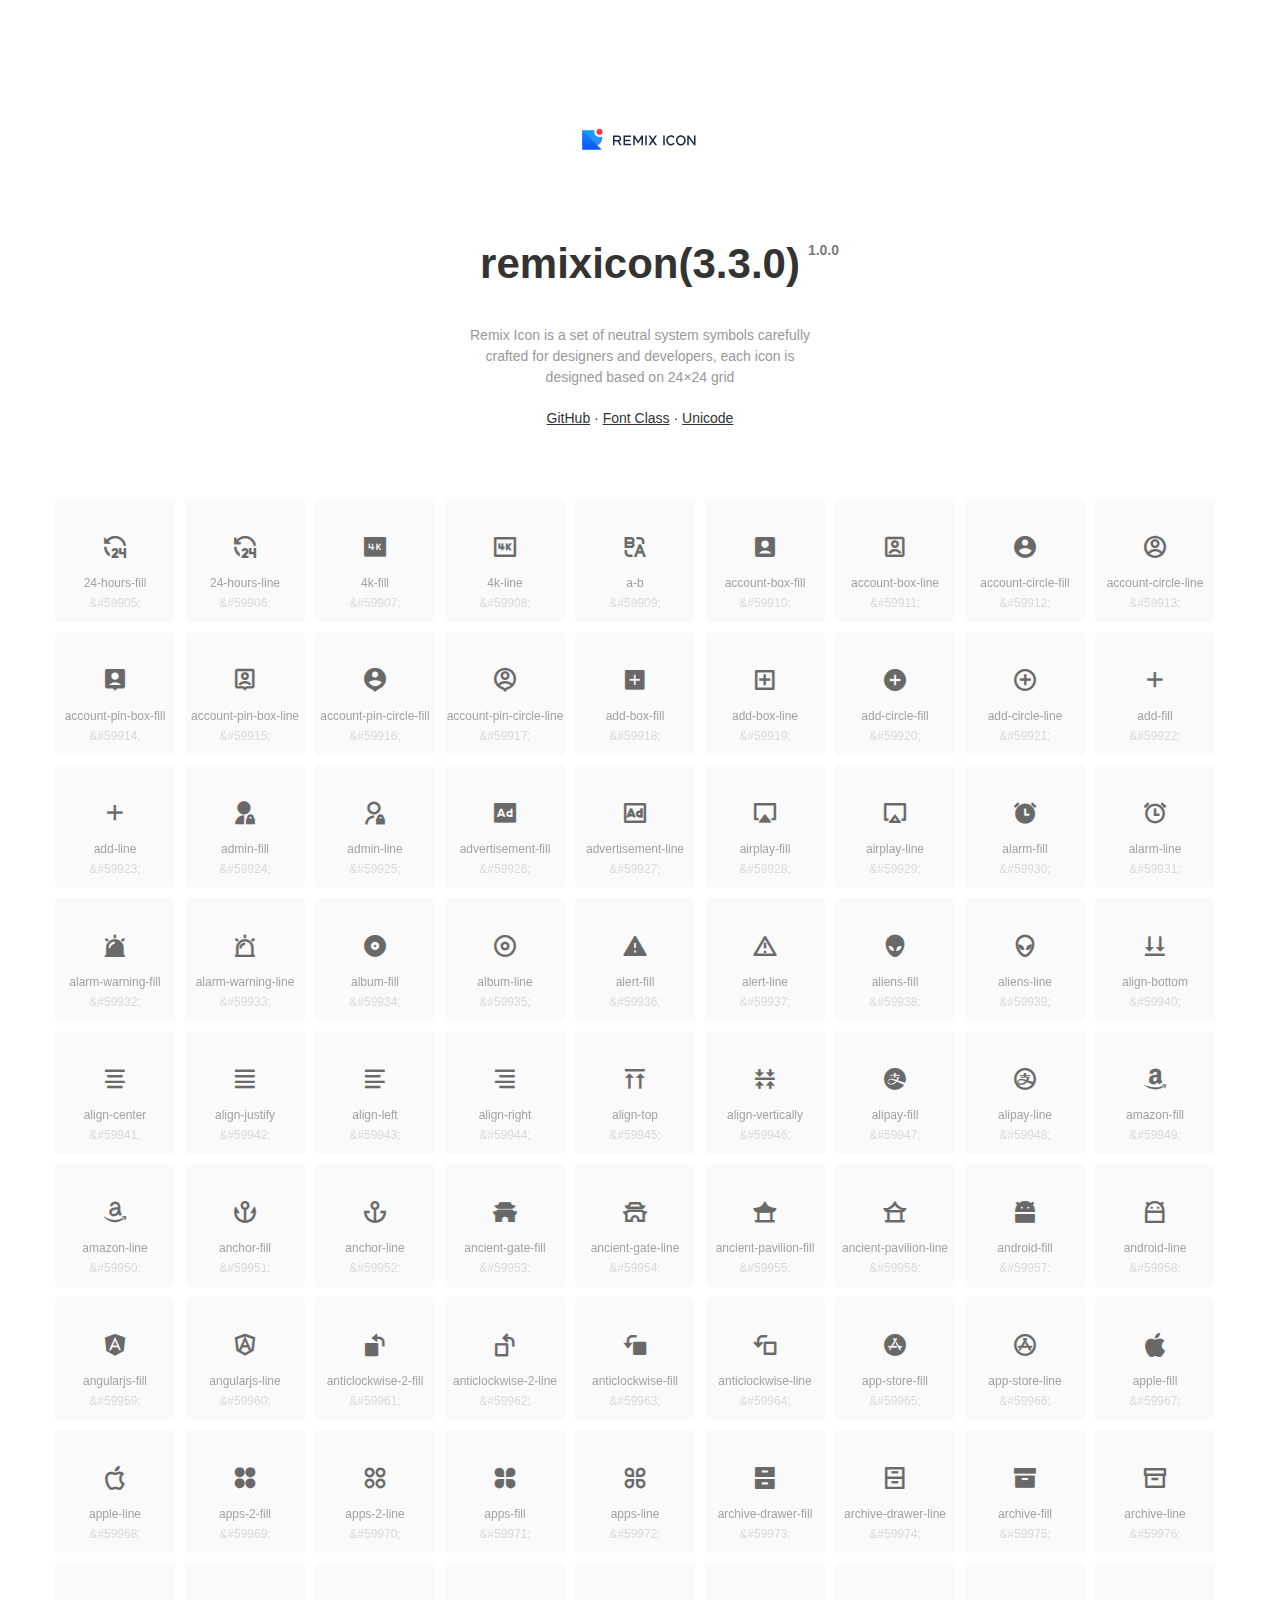
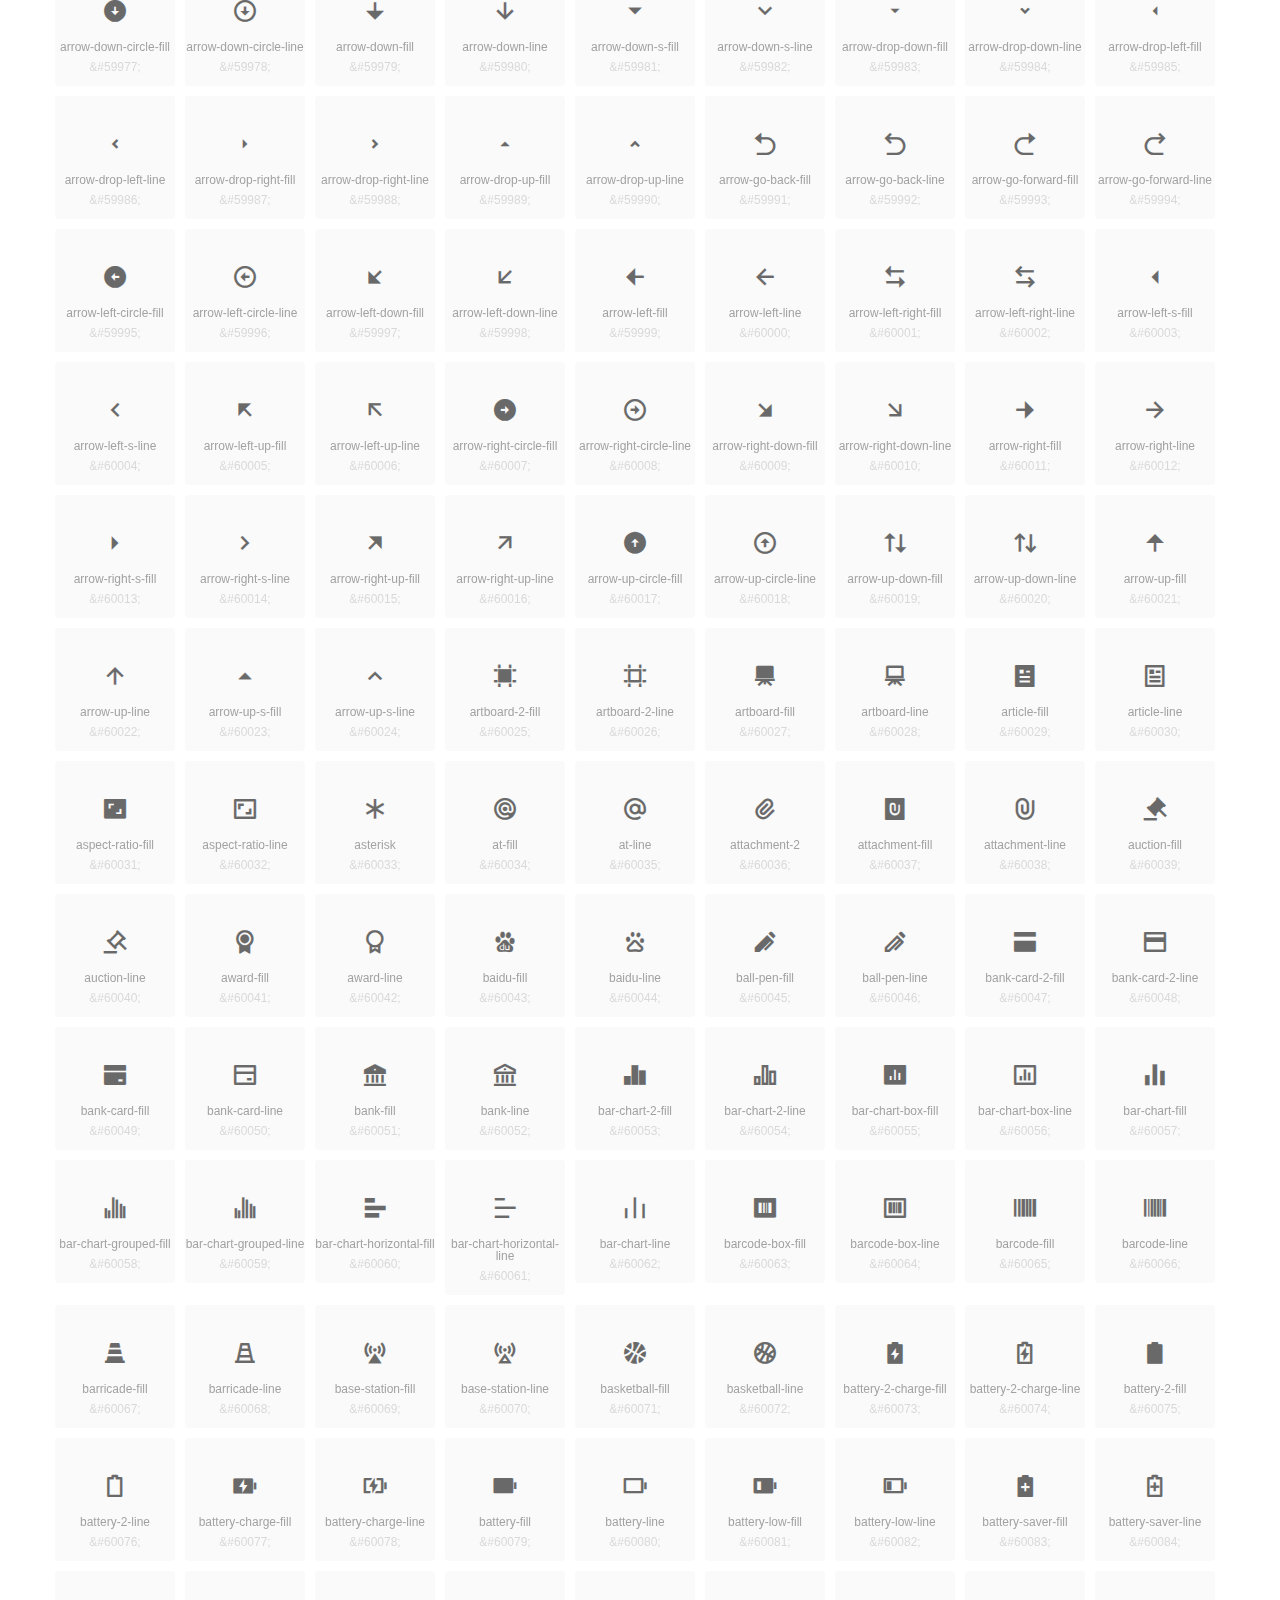
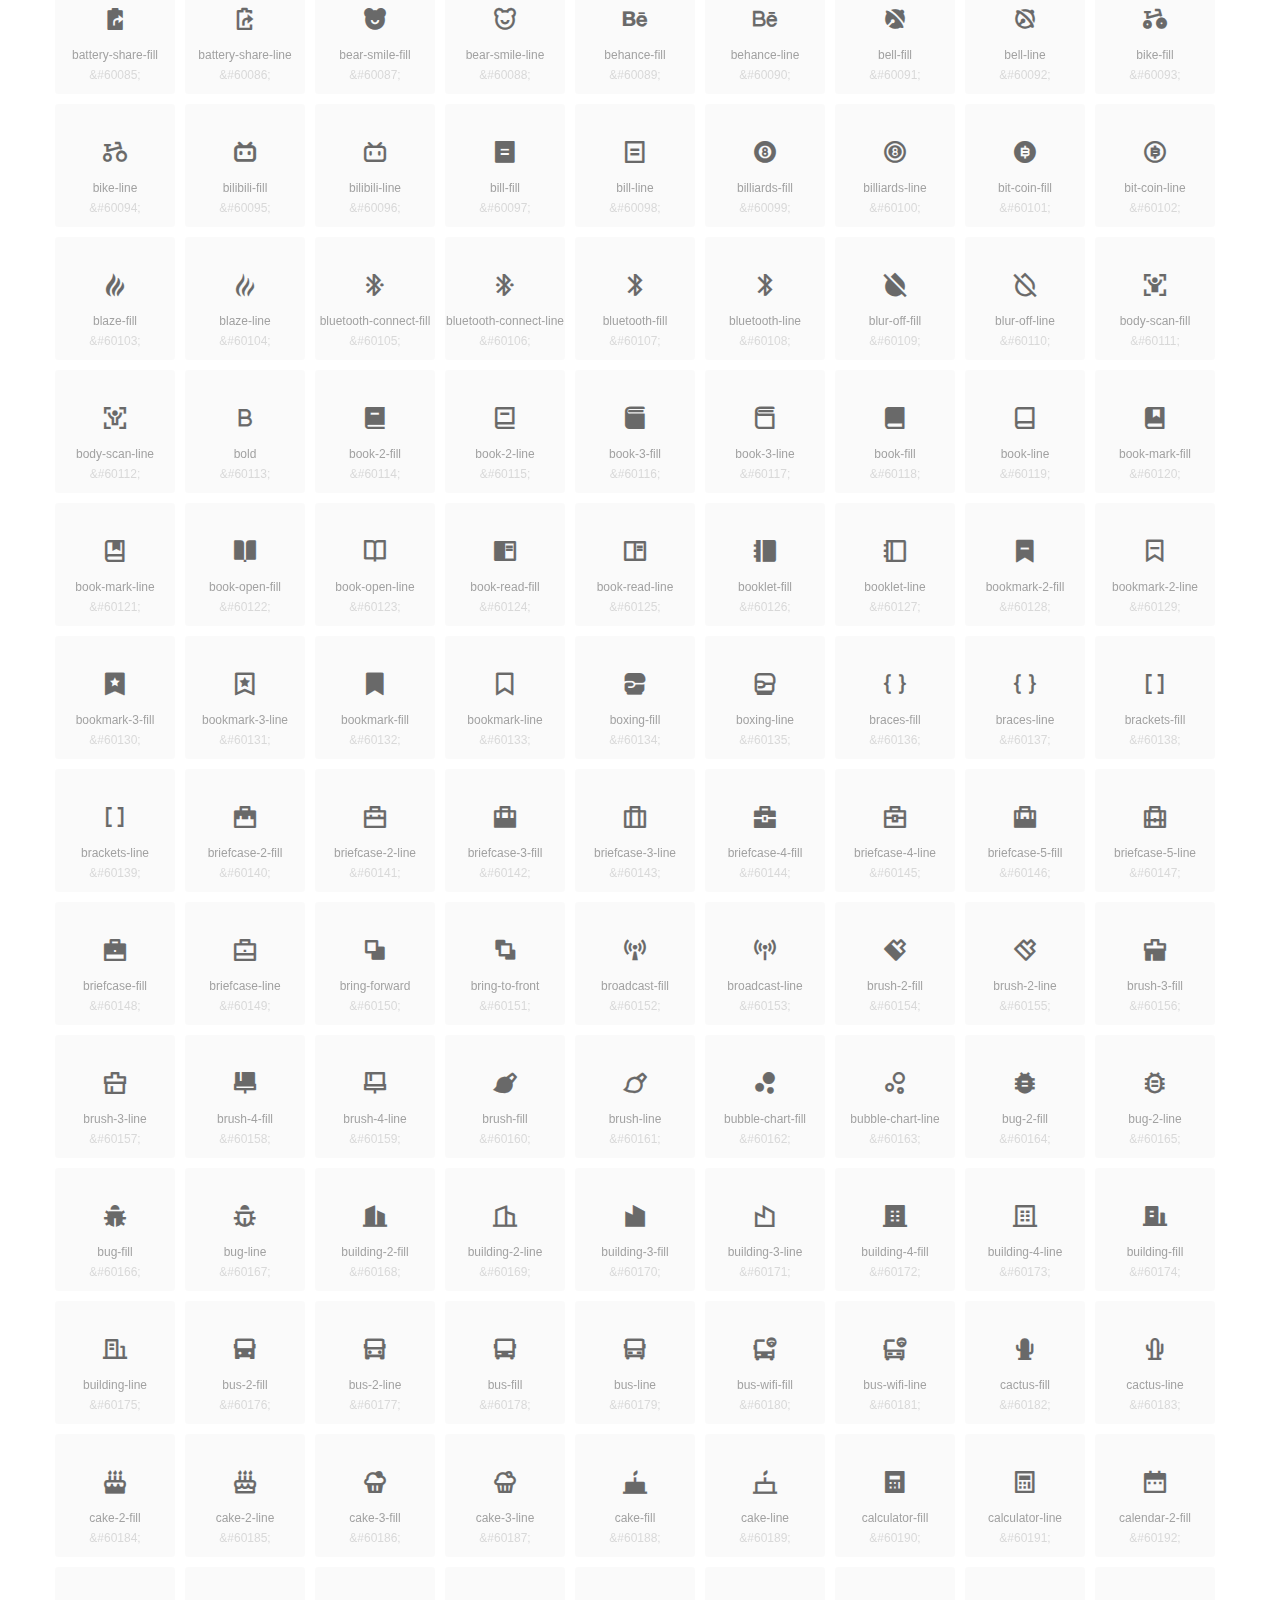
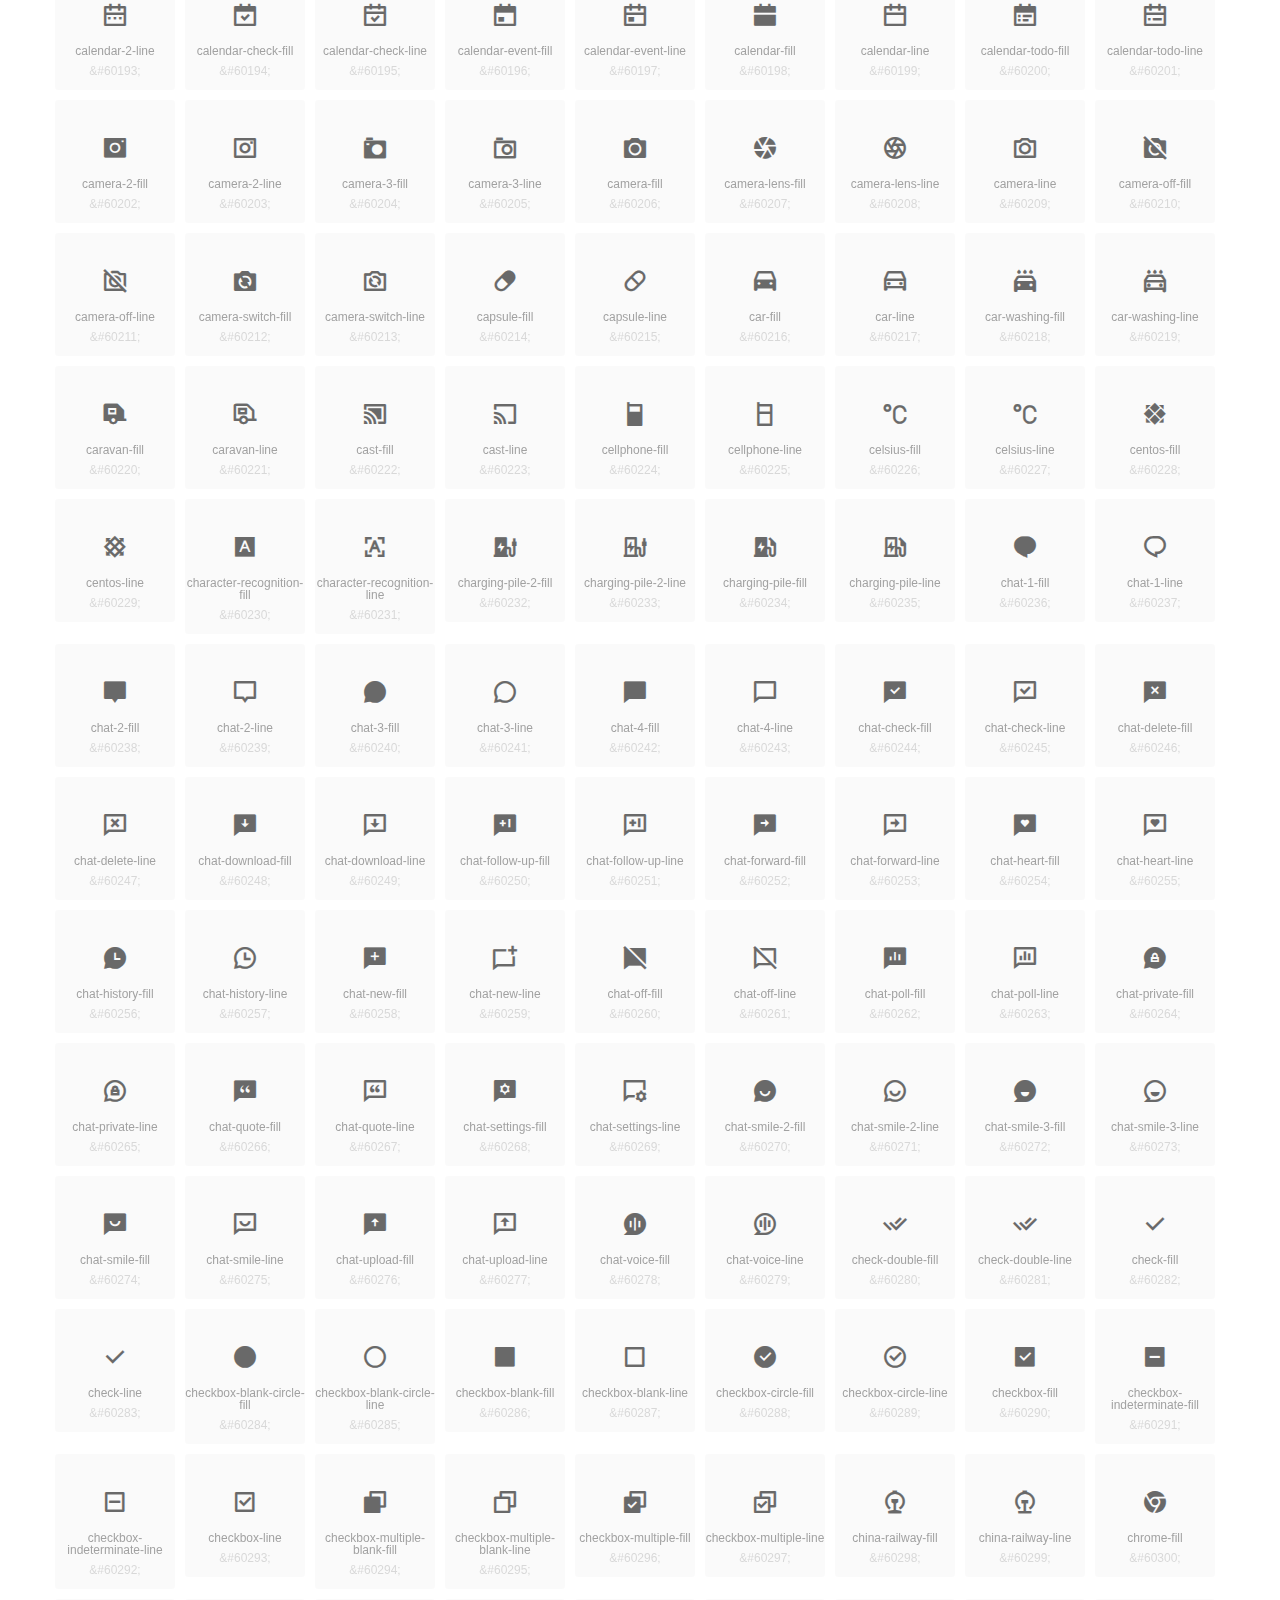
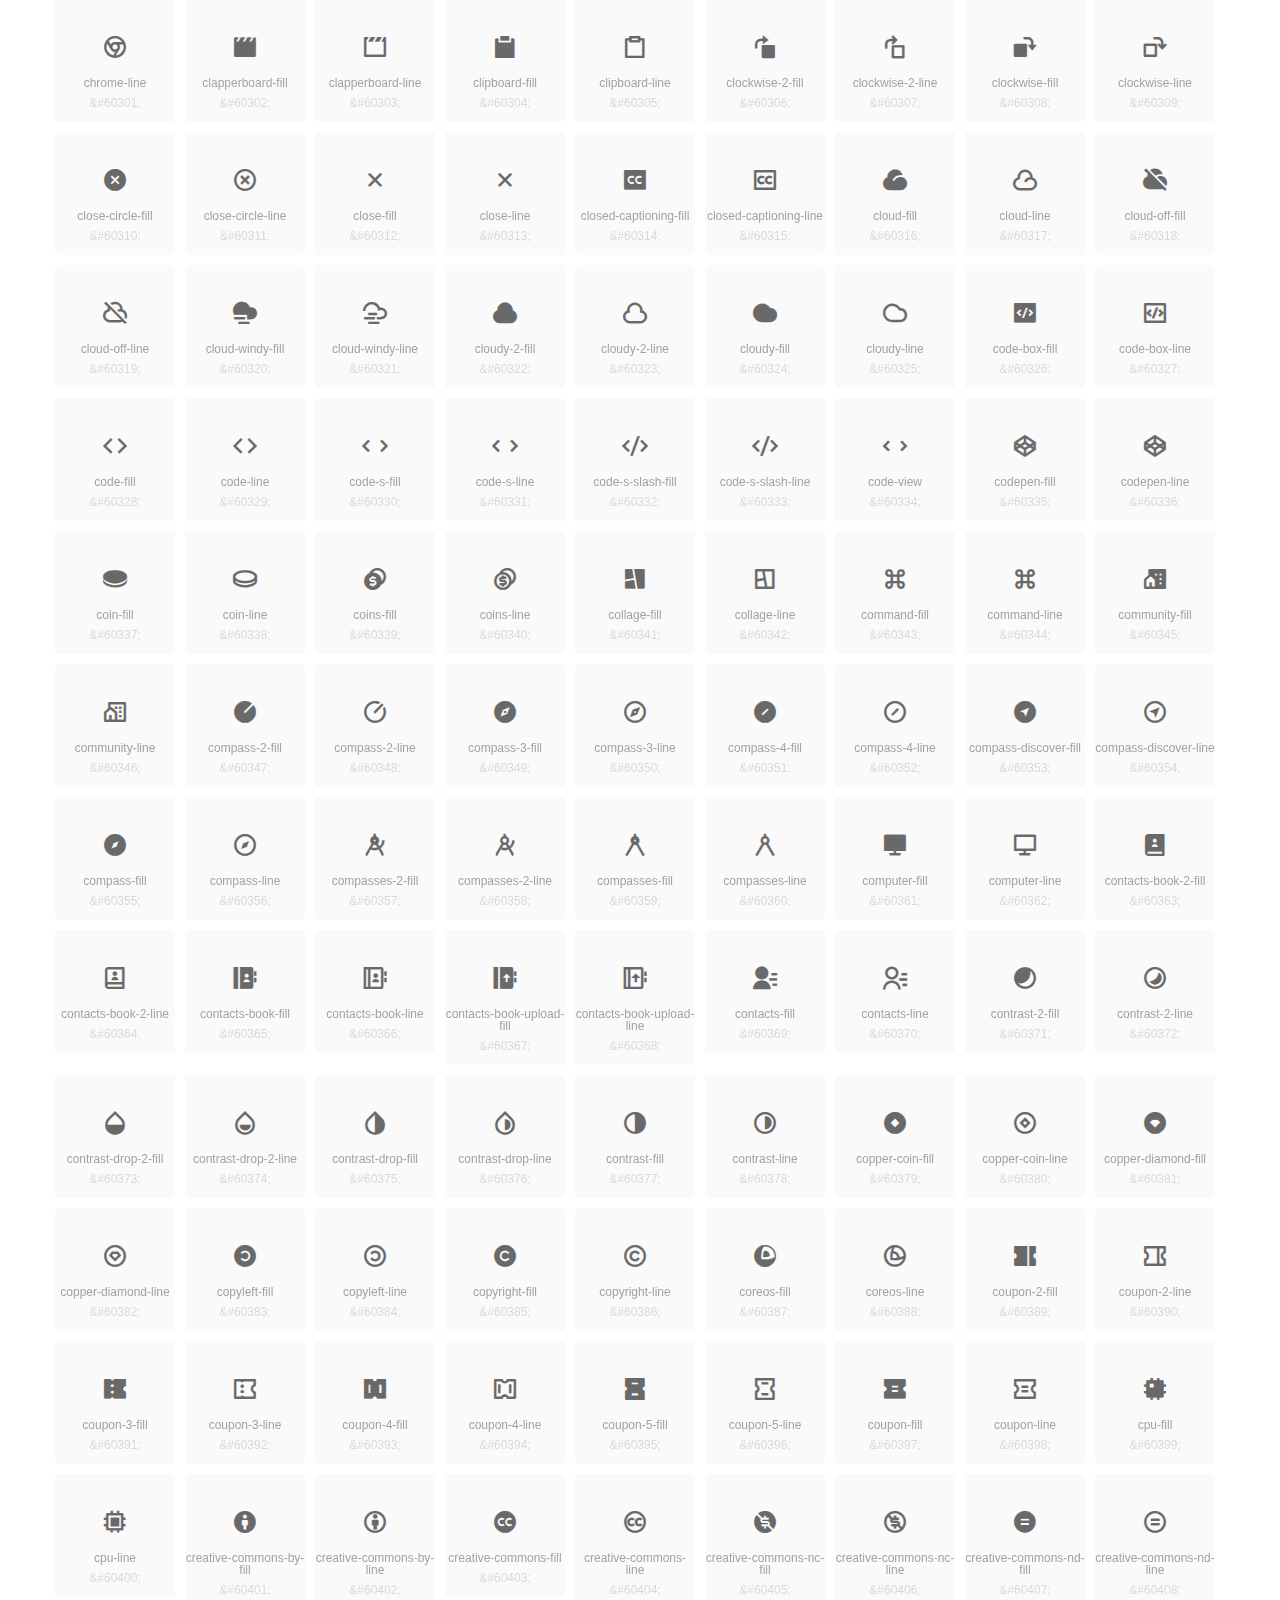
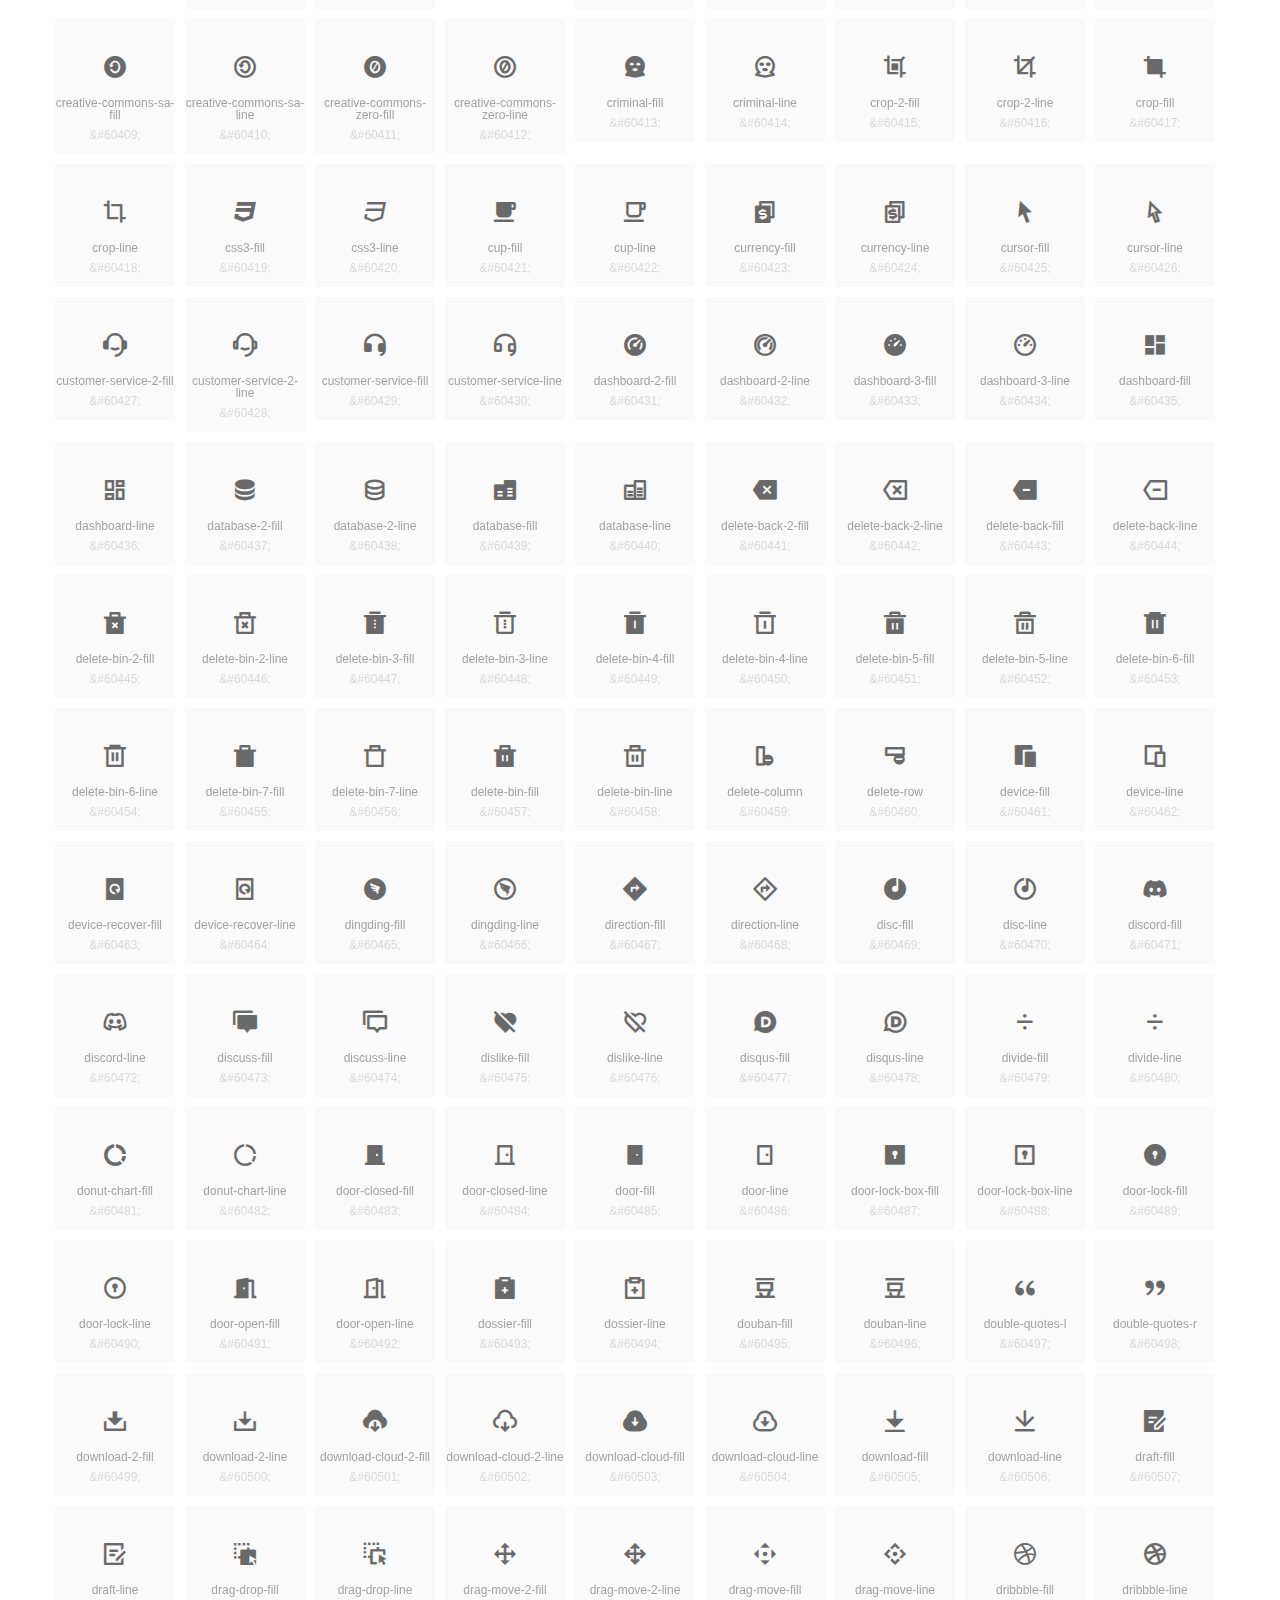
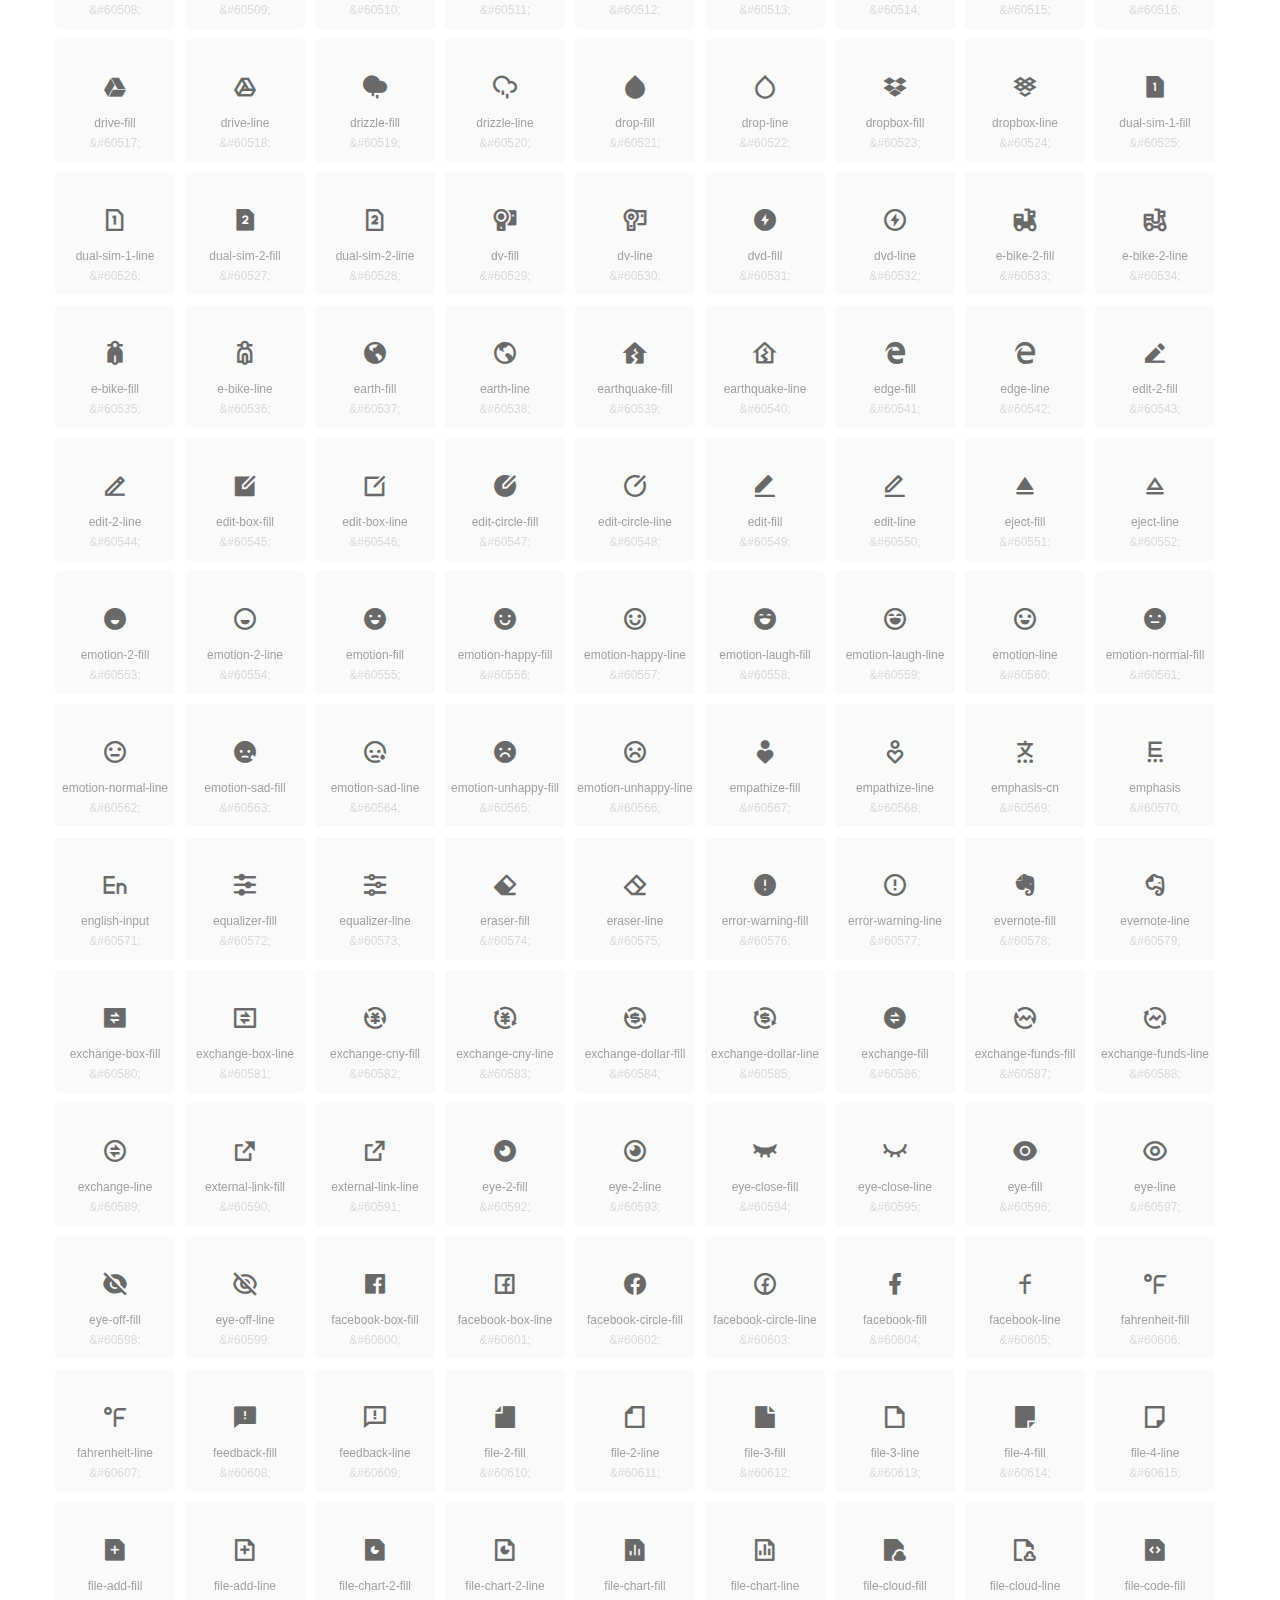
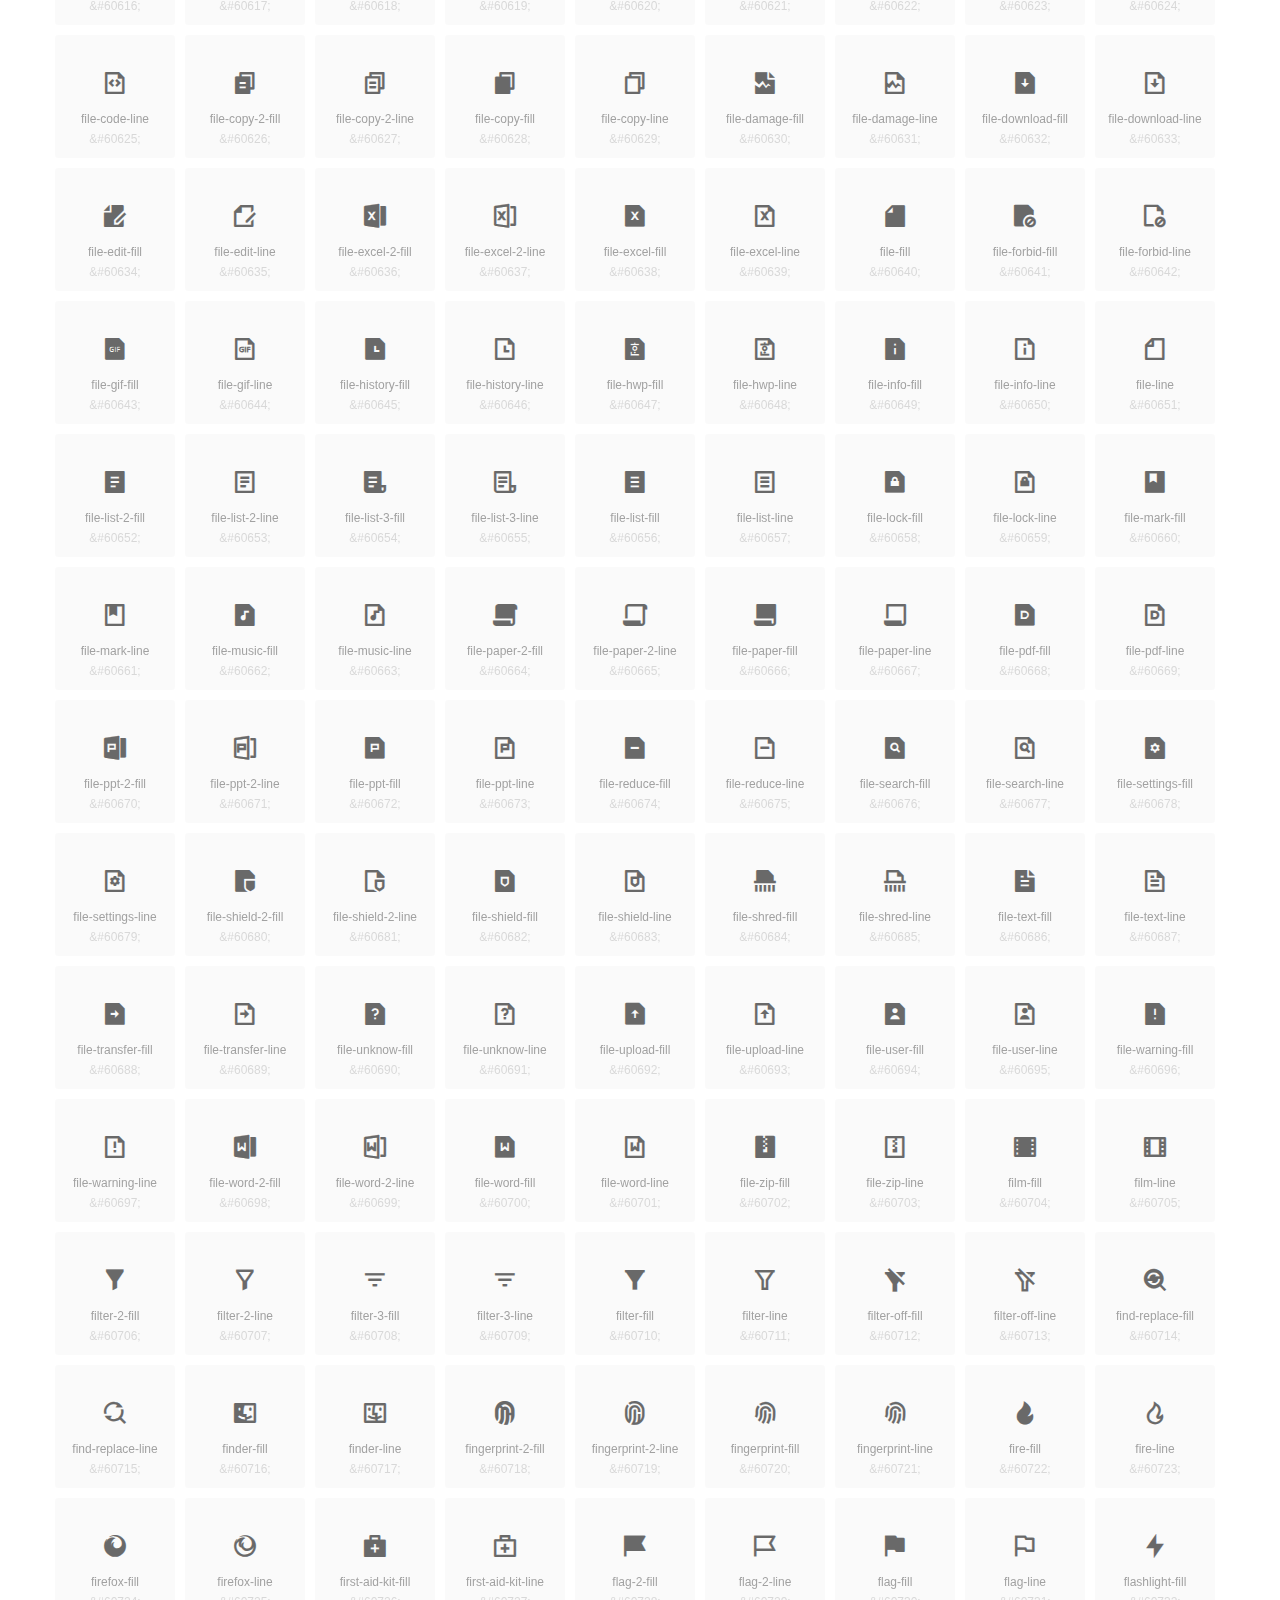
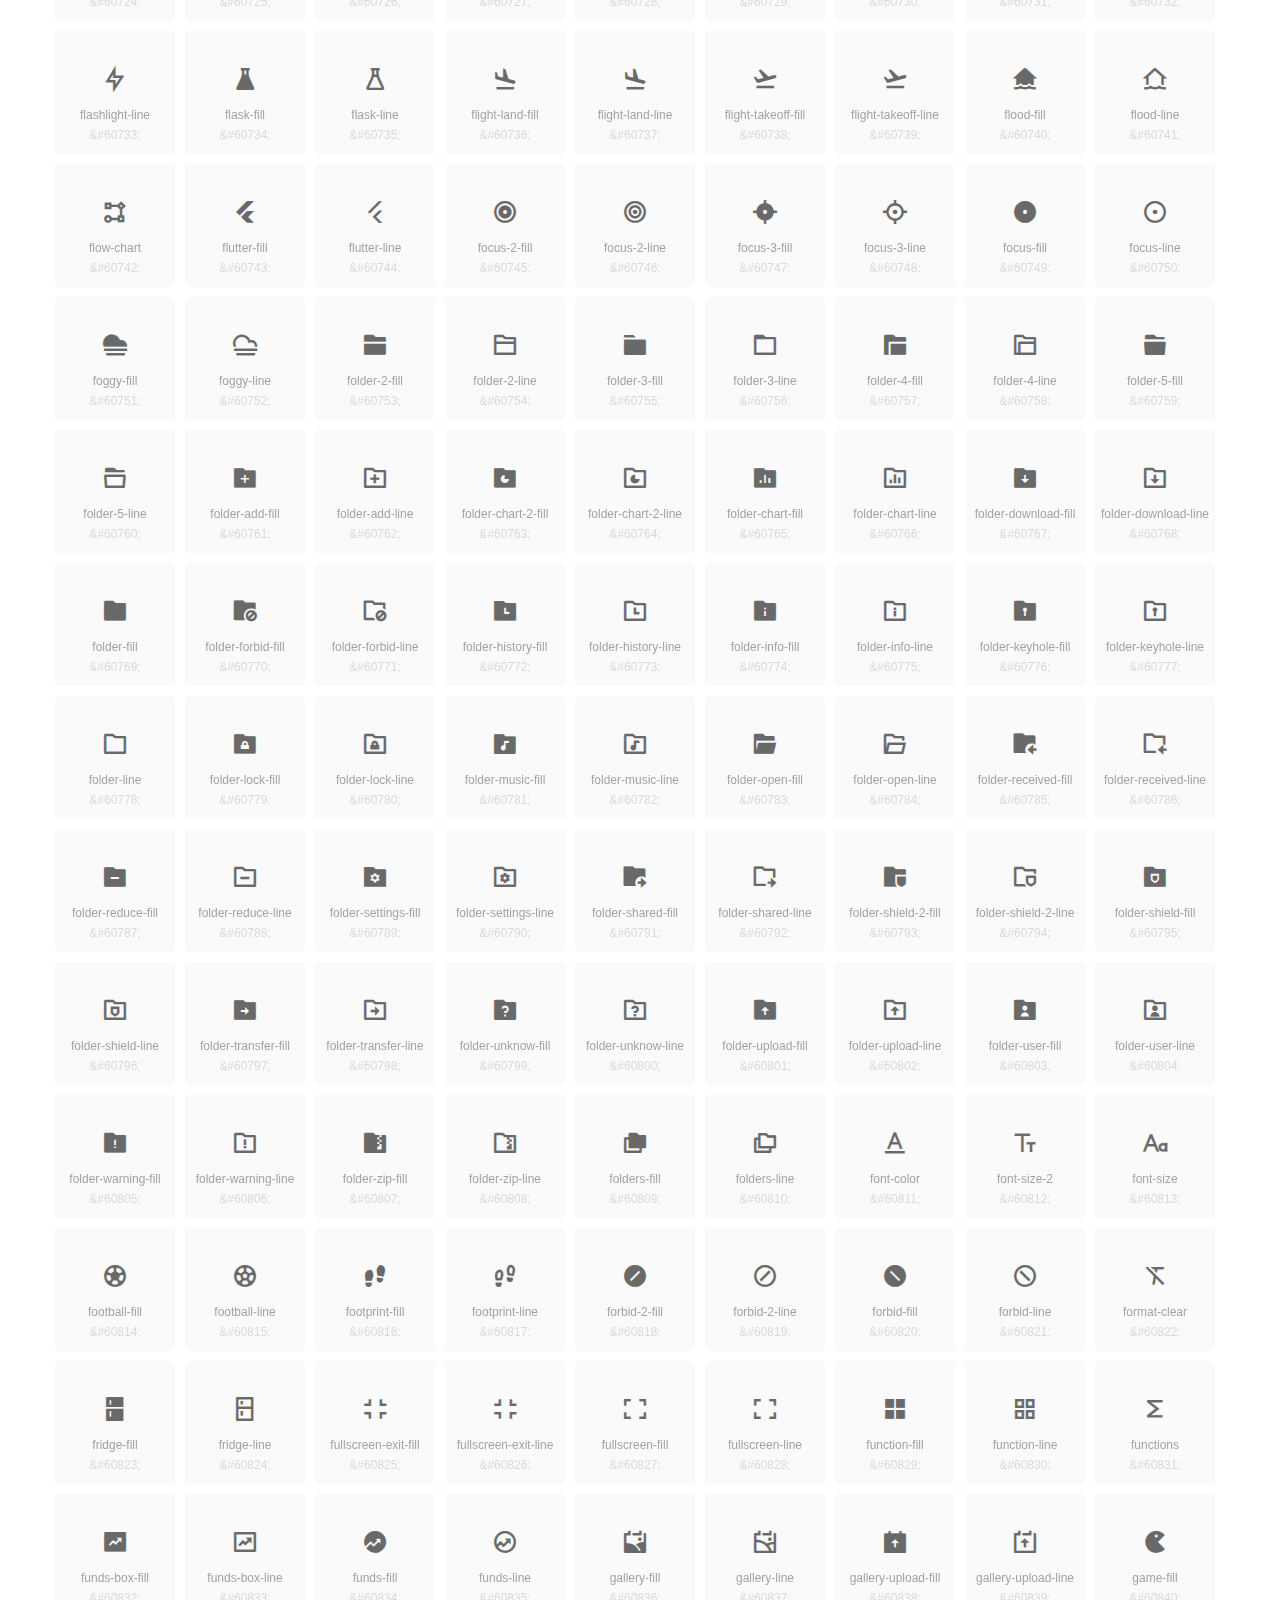
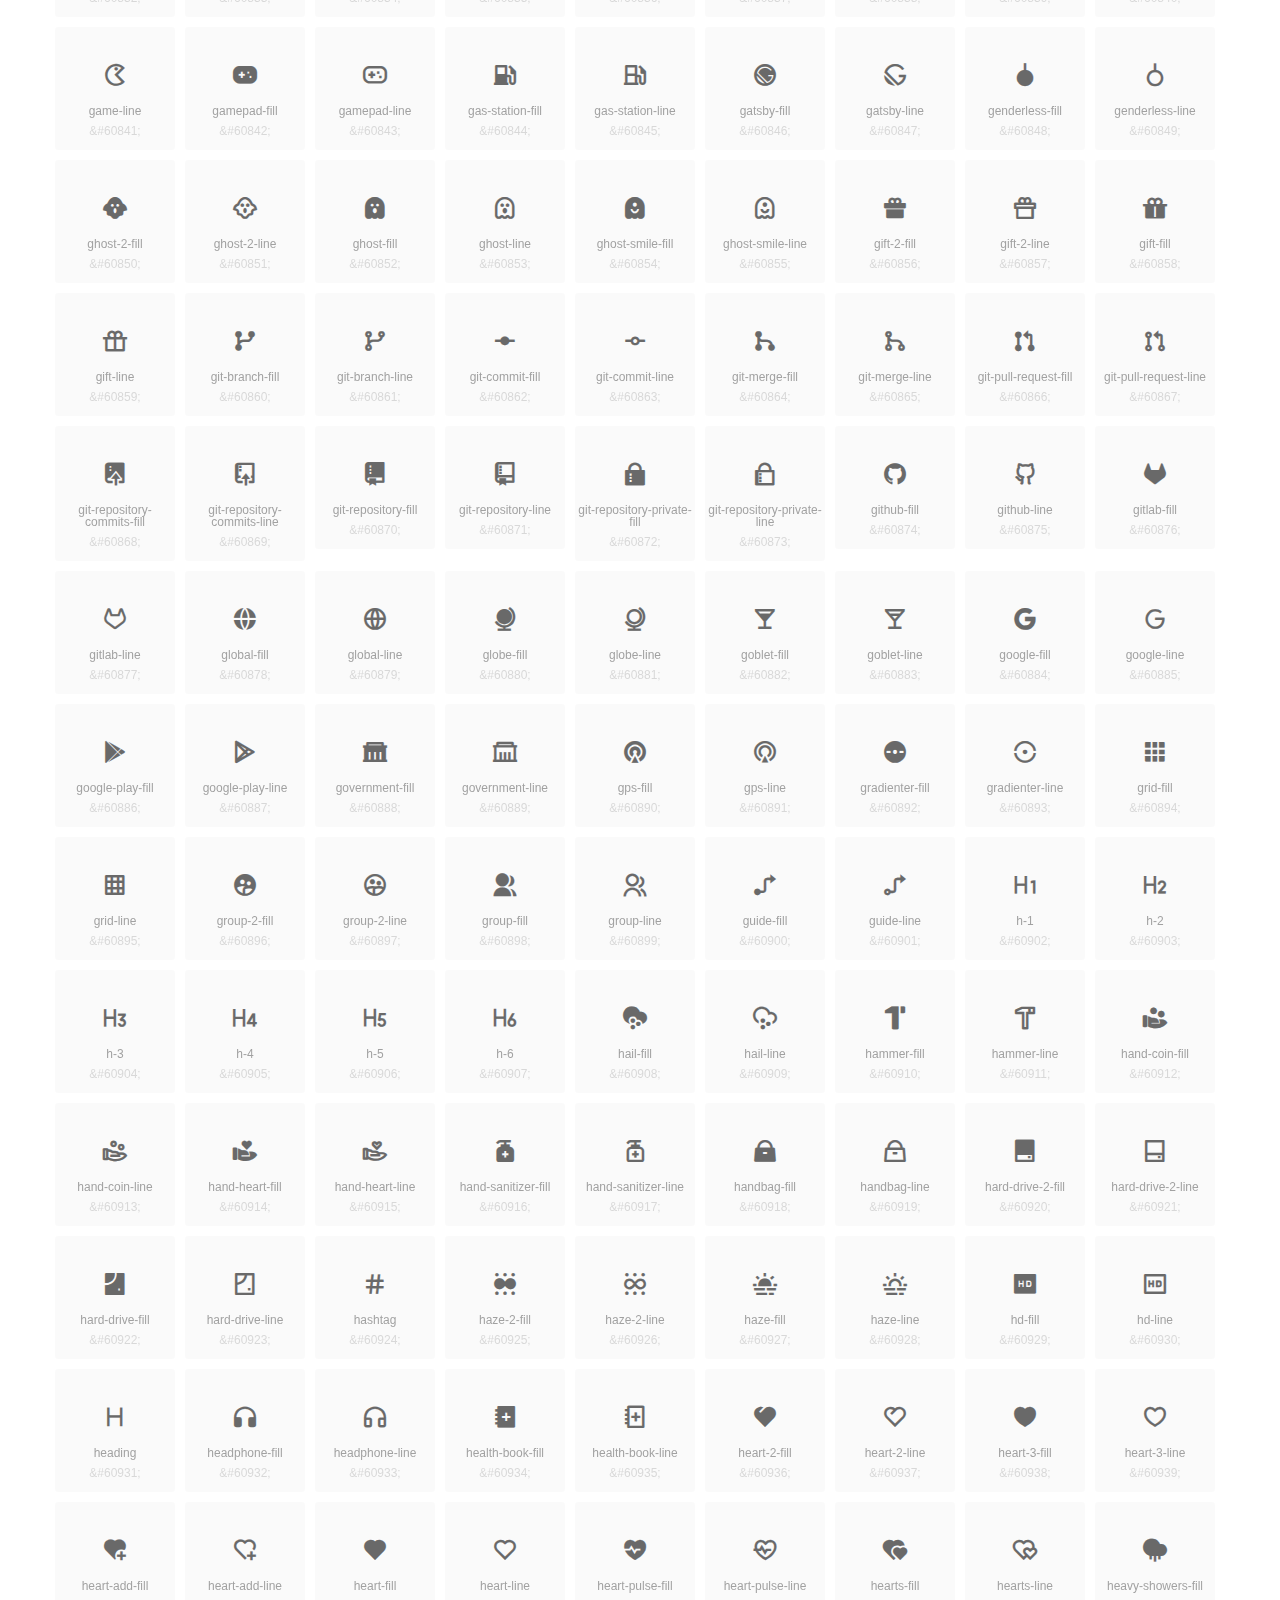
<file: vender/remixicon/unicode.html>
<!DOCTYPE html>
<html lang="en">
<head>
  <meta charset="UTF-8">
  <title>remixicon(3.3.0)</title>
  <meta name="viewport" content="width=device-width,minimum-scale=1.0,maximum-scale=1.0,user-scalable=no">
   
  <meta name="description" content="Remix Icon is a set of neutral system symbols carefully crafted for designers and developers, each icon is designed based on 24×24 grid">
   
  <meta name="keywords" content="remixicon,TTF,EOT,WOFF,WOFF2,SVG">
  
  
  
  <style>
    *{margin: 0;padding: 0;list-style: none;}
    body { color: #696969; font: 12px/1.5 tahoma, arial, \5b8b\4f53, sans-serif; }
    a { color: #333; text-decoration: underline; }
    a:hover { color: rgb(9, 73, 209); }
    .header { color: #333; text-align: center; padding: 80px 0 60px 0; min-height: 153px; font-size: 14px; }
    .header .logo svg { height: 120px; width: 120px; }
    .header h1 { font-size: 42px; padding: 26px 0 10px 0; }
    .header sup {font-size: 14px; margin: 8px 0 0 8px; position: absolute; color: #7b7b7b; }
    .info {
      color: #999;
      font-weight: normal;
      max-width: 346px;
      margin: 0 auto;
      padding: 20px 0;
      font-size: 14px;
    }

    .icons { max-width: 1190px; margin: 0 auto; }
    .icons ul { text-align: center; }
    .icons ul li {
      vertical-align: top;
      width: 120px;
      display: inline-block;
      text-align: center;
      background-color: rgba(0,0,0,.02);
      border-radius: 3px;
      padding: 29px 0 10px 0;
      margin-right: 10px;
      margin-top: 10px;
      transition: all 0.6s ease;
    }
    .icons ul li:hover { background-color: rgba(0,0,0,.06); }
    .icons ul li:hover span { color: #3c75e4; opacity: 1; }
    .icons ul li .unicode { color: #8c8c8c; opacity: 0.3; }
    .icons ul li h4 {
      font-weight: normal;
      padding: 10px 0 5px 0;
      display: block;
      color: #8c8c8c;
      font-size: 14px;
      line-height: 12px;
      opacity: 0.8;
    }
    .icons ul li:hover h4 { opacity: 1; }
    .icons ul li svg { width: 24px; height: 24px; }
    .icons ul li:hover { color: #3c75e4; }
    .footer { text-align: center; padding: 10px 0 90px 0; }
    .footer a { text-align: center; padding: 10px 0 90px 0; color: #696969;}
    .footer a:hover { color: #0949d1; }
    .links { text-align: center; padding: 50px 0 0 0; font-size: 14px; }
    
    
    .icons ul .unicode-icon span { display: block; }
    .icons ul .unicode-icon h4 { font-size: 12px; }
    @font-face {
      font-family: "remixicon";
      src: url("remixicon.eot");
      /* IE9*/
      src: url("remixicon.eot#iefix") format("embedded-opentype"),
      /* IE6-IE8 */
      url("remixicon.woff2?1684338274843") format("woff2"),
      url("remixicon.woff?1684338274843") format("woff"),
      /* chrome, firefox */
      url("remixicon.ttf?1684338274843") format("truetype"),
      /* chrome, firefox, opera, Safari, Android, iOS 4.2+*/
      url("remixicon.svg#remixicon?1684338274843") format("svg");
      /* iOS 4.1- */
    }
    .iconfont {
      font-family: "remixicon" !important;
      font-size: 26px;
      font-style: normal;
      -webkit-font-smoothing: antialiased;
      -webkit-text-stroke-width: 0.2px;
      -moz-osx-font-smoothing: grayscale;
    }
    
    
  </style>
  
</head>

<body>
  
  <div class="header">
    
    <div class="logo">
      <a href="./"><svg width="160" height="32" viewBox="0 0 160 32" fill="none" xmlns="http://www.w3.org/2000/svg">
<path d="M121.5 9.80005C123.33 9.80005 124.984 10.5797 126.165 11.8344L124.75 13.2496C123.929 12.3549 122.773 11.8 121.5 11.8C119.029 11.8 117 13.891 117 16.5C117 19.1091 119.029 21.2 121.5 21.2C122.773 21.2 123.929 20.6452 124.75 19.7505L126.165 21.1657C124.984 22.4204 123.33 23.2 121.5 23.2C117.91 23.2 115 20.2004 115 16.5C115 12.7997 117.91 9.80005 121.5 9.80005Z" fill="#1A2947"/>
<path d="M113 10V23H111V10H113Z" fill="#1A2947"/>
<path d="M154 23V9.99988H152L152 19.6019L144.997 9.99988L143 10.0039V23H145L145 13.3969L152 23H154Z" fill="#1A2947"/>
<path d="M68 10V12H60V15.5H67V17.5H60V21H68V23H58V10H68Z" fill="#1A2947"/>
<path d="M82 10L77.4999 17.201L73 10H71V23H73V13.775L77.4999 20.975L82 13.773V23H84V10H82Z" fill="#1A2947"/>
<path d="M89 10V23H87V10H89Z" fill="#1A2947"/>
<path d="M96.9999 14.7565L93.6689 9.99951H91.2279L95.7789 16.4995L91.2289 22.9995H93.6689L96.9999 18.2435L100.33 22.9995H102.772L98.2209 16.4995L102.773 9.99951H100.33L96.9999 14.7565Z" fill="#1A2947"/>
<path fill-rule="evenodd" clip-rule="evenodd" d="M141 16.5C141 12.7997 138.09 9.80005 134.5 9.80005C130.91 9.80005 128 12.7997 128 16.5C128 20.2004 130.91 23.2 134.5 23.2C138.09 23.2 141 20.2004 141 16.5ZM130 16.5C130 13.891 132.029 11.8 134.5 11.8C136.971 11.8 139 13.891 139 16.5C139 19.1091 136.971 21.2 134.5 21.2C132.029 21.2 130 19.1091 130 16.5Z" fill="#1A2947"/>
<path fill-rule="evenodd" clip-rule="evenodd" d="M51 10C53.2091 10 55 11.7909 55 14C55 15.7175 53.9176 17.1821 52.3977 17.749L55.1901 22.999H52.9251L50.267 18H46V23H44V10H51ZM46 11.999V15.999L51 16C52.1046 16 53 15.1046 53 14C53 12.8955 52.1 12 51 12L46 11.999Z" fill="#1A2947"/>
<path fill-rule="evenodd" clip-rule="evenodd" d="M19.2887 3.00389C19.1928 3.0013 19.0965 3 19 3H3V24H19C24.799 24 29.5 19.299 29.5 13.5C29.5 12.7108 29.4129 11.942 29.2479 11.2025C28.2772 11.7119 27.1722 12 26 12C22.134 12 19 8.86599 19 5C19 4.30645 19.1009 3.63646 19.2887 3.00389Z" fill="url(#paint0_linear_960_1054)"/>
<g filter="url(#filter0_b_960_1054)">
<path fill-rule="evenodd" clip-rule="evenodd" d="M3 3L29 29H3V3Z" fill="url(#paint1_linear_960_1054)"/>
</g>
<circle cx="26" cy="5" r="4" fill="url(#paint2_linear_960_1054)"/>
<defs>
<filter id="filter0_b_960_1054" x="-2.43656" y="-2.43656" width="36.8731" height="36.8731" filterUnits="userSpaceOnUse" color-interpolation-filters="sRGB">
<feFlood flood-opacity="0" result="BackgroundImageFix"/>
<feGaussianBlur in="BackgroundImage" stdDeviation="2.71828"/>
<feComposite in2="SourceAlpha" operator="in" result="effect1_backgroundBlur_960_1054"/>
<feBlend mode="normal" in="SourceGraphic" in2="effect1_backgroundBlur_960_1054" result="shape"/>
</filter>
<linearGradient id="paint0_linear_960_1054" x1="3" y1="3" x2="3" y2="24" gradientUnits="userSpaceOnUse">
<stop stop-color="#05A0FA"/>
<stop offset="1" stop-color="#4785FF"/>
</linearGradient>
<linearGradient id="paint1_linear_960_1054" x1="3" y1="3" x2="3" y2="29" gradientUnits="userSpaceOnUse">
<stop stop-color="#1A8CFF"/>
<stop offset="1" stop-color="#0557FA"/>
</linearGradient>
<linearGradient id="paint2_linear_960_1054" x1="22" y1="1" x2="22" y2="9" gradientUnits="userSpaceOnUse">
<stop stop-color="#FF463A"/>
<stop offset="1" stop-color="#FF1F5A"/>
</linearGradient>
</defs>
</svg>
</a>
    </div>
    
    <h1>remixicon(3.3.0)<sup>1.0.0</sup></h1>
    <div class="info">
      Remix Icon is a set of neutral system symbols carefully crafted for designers and developers, each icon is designed based on 24×24 grid
    </div>
    <p>
      
      <a href="https://github.com/Remix-Design/remixicon.git">GitHub</a> · 
      
      <a href="index.html">Font Class</a> · 
      
      <a href="unicode.html">Unicode</a>
      
    </p>
  </div>
  <div class="icons">
    <ul>
      <li class="unicode-icon"><span class="iconfont"></span><h4>24-hours-fill</h4><span class="unicode">&amp;#59905;</span></li><li class="unicode-icon"><span class="iconfont"></span><h4>24-hours-line</h4><span class="unicode">&amp;#59906;</span></li><li class="unicode-icon"><span class="iconfont"></span><h4>4k-fill</h4><span class="unicode">&amp;#59907;</span></li><li class="unicode-icon"><span class="iconfont"></span><h4>4k-line</h4><span class="unicode">&amp;#59908;</span></li><li class="unicode-icon"><span class="iconfont"></span><h4>a-b</h4><span class="unicode">&amp;#59909;</span></li><li class="unicode-icon"><span class="iconfont"></span><h4>account-box-fill</h4><span class="unicode">&amp;#59910;</span></li><li class="unicode-icon"><span class="iconfont"></span><h4>account-box-line</h4><span class="unicode">&amp;#59911;</span></li><li class="unicode-icon"><span class="iconfont"></span><h4>account-circle-fill</h4><span class="unicode">&amp;#59912;</span></li><li class="unicode-icon"><span class="iconfont"></span><h4>account-circle-line</h4><span class="unicode">&amp;#59913;</span></li><li class="unicode-icon"><span class="iconfont"></span><h4>account-pin-box-fill</h4><span class="unicode">&amp;#59914;</span></li><li class="unicode-icon"><span class="iconfont"></span><h4>account-pin-box-line</h4><span class="unicode">&amp;#59915;</span></li><li class="unicode-icon"><span class="iconfont"></span><h4>account-pin-circle-fill</h4><span class="unicode">&amp;#59916;</span></li><li class="unicode-icon"><span class="iconfont"></span><h4>account-pin-circle-line</h4><span class="unicode">&amp;#59917;</span></li><li class="unicode-icon"><span class="iconfont"></span><h4>add-box-fill</h4><span class="unicode">&amp;#59918;</span></li><li class="unicode-icon"><span class="iconfont"></span><h4>add-box-line</h4><span class="unicode">&amp;#59919;</span></li><li class="unicode-icon"><span class="iconfont"></span><h4>add-circle-fill</h4><span class="unicode">&amp;#59920;</span></li><li class="unicode-icon"><span class="iconfont"></span><h4>add-circle-line</h4><span class="unicode">&amp;#59921;</span></li><li class="unicode-icon"><span class="iconfont"></span><h4>add-fill</h4><span class="unicode">&amp;#59922;</span></li><li class="unicode-icon"><span class="iconfont"></span><h4>add-line</h4><span class="unicode">&amp;#59923;</span></li><li class="unicode-icon"><span class="iconfont"></span><h4>admin-fill</h4><span class="unicode">&amp;#59924;</span></li><li class="unicode-icon"><span class="iconfont"></span><h4>admin-line</h4><span class="unicode">&amp;#59925;</span></li><li class="unicode-icon"><span class="iconfont"></span><h4>advertisement-fill</h4><span class="unicode">&amp;#59926;</span></li><li class="unicode-icon"><span class="iconfont"></span><h4>advertisement-line</h4><span class="unicode">&amp;#59927;</span></li><li class="unicode-icon"><span class="iconfont"></span><h4>airplay-fill</h4><span class="unicode">&amp;#59928;</span></li><li class="unicode-icon"><span class="iconfont"></span><h4>airplay-line</h4><span class="unicode">&amp;#59929;</span></li><li class="unicode-icon"><span class="iconfont"></span><h4>alarm-fill</h4><span class="unicode">&amp;#59930;</span></li><li class="unicode-icon"><span class="iconfont"></span><h4>alarm-line</h4><span class="unicode">&amp;#59931;</span></li><li class="unicode-icon"><span class="iconfont"></span><h4>alarm-warning-fill</h4><span class="unicode">&amp;#59932;</span></li><li class="unicode-icon"><span class="iconfont"></span><h4>alarm-warning-line</h4><span class="unicode">&amp;#59933;</span></li><li class="unicode-icon"><span class="iconfont"></span><h4>album-fill</h4><span class="unicode">&amp;#59934;</span></li><li class="unicode-icon"><span class="iconfont"></span><h4>album-line</h4><span class="unicode">&amp;#59935;</span></li><li class="unicode-icon"><span class="iconfont"></span><h4>alert-fill</h4><span class="unicode">&amp;#59936;</span></li><li class="unicode-icon"><span class="iconfont"></span><h4>alert-line</h4><span class="unicode">&amp;#59937;</span></li><li class="unicode-icon"><span class="iconfont"></span><h4>aliens-fill</h4><span class="unicode">&amp;#59938;</span></li><li class="unicode-icon"><span class="iconfont"></span><h4>aliens-line</h4><span class="unicode">&amp;#59939;</span></li><li class="unicode-icon"><span class="iconfont"></span><h4>align-bottom</h4><span class="unicode">&amp;#59940;</span></li><li class="unicode-icon"><span class="iconfont"></span><h4>align-center</h4><span class="unicode">&amp;#59941;</span></li><li class="unicode-icon"><span class="iconfont"></span><h4>align-justify</h4><span class="unicode">&amp;#59942;</span></li><li class="unicode-icon"><span class="iconfont"></span><h4>align-left</h4><span class="unicode">&amp;#59943;</span></li><li class="unicode-icon"><span class="iconfont"></span><h4>align-right</h4><span class="unicode">&amp;#59944;</span></li><li class="unicode-icon"><span class="iconfont"></span><h4>align-top</h4><span class="unicode">&amp;#59945;</span></li><li class="unicode-icon"><span class="iconfont"></span><h4>align-vertically</h4><span class="unicode">&amp;#59946;</span></li><li class="unicode-icon"><span class="iconfont"></span><h4>alipay-fill</h4><span class="unicode">&amp;#59947;</span></li><li class="unicode-icon"><span class="iconfont"></span><h4>alipay-line</h4><span class="unicode">&amp;#59948;</span></li><li class="unicode-icon"><span class="iconfont"></span><h4>amazon-fill</h4><span class="unicode">&amp;#59949;</span></li><li class="unicode-icon"><span class="iconfont"></span><h4>amazon-line</h4><span class="unicode">&amp;#59950;</span></li><li class="unicode-icon"><span class="iconfont"></span><h4>anchor-fill</h4><span class="unicode">&amp;#59951;</span></li><li class="unicode-icon"><span class="iconfont"></span><h4>anchor-line</h4><span class="unicode">&amp;#59952;</span></li><li class="unicode-icon"><span class="iconfont"></span><h4>ancient-gate-fill</h4><span class="unicode">&amp;#59953;</span></li><li class="unicode-icon"><span class="iconfont"></span><h4>ancient-gate-line</h4><span class="unicode">&amp;#59954;</span></li><li class="unicode-icon"><span class="iconfont"></span><h4>ancient-pavilion-fill</h4><span class="unicode">&amp;#59955;</span></li><li class="unicode-icon"><span class="iconfont"></span><h4>ancient-pavilion-line</h4><span class="unicode">&amp;#59956;</span></li><li class="unicode-icon"><span class="iconfont"></span><h4>android-fill</h4><span class="unicode">&amp;#59957;</span></li><li class="unicode-icon"><span class="iconfont"></span><h4>android-line</h4><span class="unicode">&amp;#59958;</span></li><li class="unicode-icon"><span class="iconfont"></span><h4>angularjs-fill</h4><span class="unicode">&amp;#59959;</span></li><li class="unicode-icon"><span class="iconfont"></span><h4>angularjs-line</h4><span class="unicode">&amp;#59960;</span></li><li class="unicode-icon"><span class="iconfont"></span><h4>anticlockwise-2-fill</h4><span class="unicode">&amp;#59961;</span></li><li class="unicode-icon"><span class="iconfont"></span><h4>anticlockwise-2-line</h4><span class="unicode">&amp;#59962;</span></li><li class="unicode-icon"><span class="iconfont"></span><h4>anticlockwise-fill</h4><span class="unicode">&amp;#59963;</span></li><li class="unicode-icon"><span class="iconfont"></span><h4>anticlockwise-line</h4><span class="unicode">&amp;#59964;</span></li><li class="unicode-icon"><span class="iconfont"></span><h4>app-store-fill</h4><span class="unicode">&amp;#59965;</span></li><li class="unicode-icon"><span class="iconfont"></span><h4>app-store-line</h4><span class="unicode">&amp;#59966;</span></li><li class="unicode-icon"><span class="iconfont"></span><h4>apple-fill</h4><span class="unicode">&amp;#59967;</span></li><li class="unicode-icon"><span class="iconfont"></span><h4>apple-line</h4><span class="unicode">&amp;#59968;</span></li><li class="unicode-icon"><span class="iconfont"></span><h4>apps-2-fill</h4><span class="unicode">&amp;#59969;</span></li><li class="unicode-icon"><span class="iconfont"></span><h4>apps-2-line</h4><span class="unicode">&amp;#59970;</span></li><li class="unicode-icon"><span class="iconfont"></span><h4>apps-fill</h4><span class="unicode">&amp;#59971;</span></li><li class="unicode-icon"><span class="iconfont"></span><h4>apps-line</h4><span class="unicode">&amp;#59972;</span></li><li class="unicode-icon"><span class="iconfont"></span><h4>archive-drawer-fill</h4><span class="unicode">&amp;#59973;</span></li><li class="unicode-icon"><span class="iconfont"></span><h4>archive-drawer-line</h4><span class="unicode">&amp;#59974;</span></li><li class="unicode-icon"><span class="iconfont"></span><h4>archive-fill</h4><span class="unicode">&amp;#59975;</span></li><li class="unicode-icon"><span class="iconfont"></span><h4>archive-line</h4><span class="unicode">&amp;#59976;</span></li><li class="unicode-icon"><span class="iconfont"></span><h4>arrow-down-circle-fill</h4><span class="unicode">&amp;#59977;</span></li><li class="unicode-icon"><span class="iconfont"></span><h4>arrow-down-circle-line</h4><span class="unicode">&amp;#59978;</span></li><li class="unicode-icon"><span class="iconfont"></span><h4>arrow-down-fill</h4><span class="unicode">&amp;#59979;</span></li><li class="unicode-icon"><span class="iconfont"></span><h4>arrow-down-line</h4><span class="unicode">&amp;#59980;</span></li><li class="unicode-icon"><span class="iconfont"></span><h4>arrow-down-s-fill</h4><span class="unicode">&amp;#59981;</span></li><li class="unicode-icon"><span class="iconfont"></span><h4>arrow-down-s-line</h4><span class="unicode">&amp;#59982;</span></li><li class="unicode-icon"><span class="iconfont"></span><h4>arrow-drop-down-fill</h4><span class="unicode">&amp;#59983;</span></li><li class="unicode-icon"><span class="iconfont"></span><h4>arrow-drop-down-line</h4><span class="unicode">&amp;#59984;</span></li><li class="unicode-icon"><span class="iconfont"></span><h4>arrow-drop-left-fill</h4><span class="unicode">&amp;#59985;</span></li><li class="unicode-icon"><span class="iconfont"></span><h4>arrow-drop-left-line</h4><span class="unicode">&amp;#59986;</span></li><li class="unicode-icon"><span class="iconfont"></span><h4>arrow-drop-right-fill</h4><span class="unicode">&amp;#59987;</span></li><li class="unicode-icon"><span class="iconfont"></span><h4>arrow-drop-right-line</h4><span class="unicode">&amp;#59988;</span></li><li class="unicode-icon"><span class="iconfont"></span><h4>arrow-drop-up-fill</h4><span class="unicode">&amp;#59989;</span></li><li class="unicode-icon"><span class="iconfont"></span><h4>arrow-drop-up-line</h4><span class="unicode">&amp;#59990;</span></li><li class="unicode-icon"><span class="iconfont"></span><h4>arrow-go-back-fill</h4><span class="unicode">&amp;#59991;</span></li><li class="unicode-icon"><span class="iconfont"></span><h4>arrow-go-back-line</h4><span class="unicode">&amp;#59992;</span></li><li class="unicode-icon"><span class="iconfont"></span><h4>arrow-go-forward-fill</h4><span class="unicode">&amp;#59993;</span></li><li class="unicode-icon"><span class="iconfont"></span><h4>arrow-go-forward-line</h4><span class="unicode">&amp;#59994;</span></li><li class="unicode-icon"><span class="iconfont"></span><h4>arrow-left-circle-fill</h4><span class="unicode">&amp;#59995;</span></li><li class="unicode-icon"><span class="iconfont"></span><h4>arrow-left-circle-line</h4><span class="unicode">&amp;#59996;</span></li><li class="unicode-icon"><span class="iconfont"></span><h4>arrow-left-down-fill</h4><span class="unicode">&amp;#59997;</span></li><li class="unicode-icon"><span class="iconfont"></span><h4>arrow-left-down-line</h4><span class="unicode">&amp;#59998;</span></li><li class="unicode-icon"><span class="iconfont"></span><h4>arrow-left-fill</h4><span class="unicode">&amp;#59999;</span></li><li class="unicode-icon"><span class="iconfont"></span><h4>arrow-left-line</h4><span class="unicode">&amp;#60000;</span></li><li class="unicode-icon"><span class="iconfont"></span><h4>arrow-left-right-fill</h4><span class="unicode">&amp;#60001;</span></li><li class="unicode-icon"><span class="iconfont"></span><h4>arrow-left-right-line</h4><span class="unicode">&amp;#60002;</span></li><li class="unicode-icon"><span class="iconfont"></span><h4>arrow-left-s-fill</h4><span class="unicode">&amp;#60003;</span></li><li class="unicode-icon"><span class="iconfont"></span><h4>arrow-left-s-line</h4><span class="unicode">&amp;#60004;</span></li><li class="unicode-icon"><span class="iconfont"></span><h4>arrow-left-up-fill</h4><span class="unicode">&amp;#60005;</span></li><li class="unicode-icon"><span class="iconfont"></span><h4>arrow-left-up-line</h4><span class="unicode">&amp;#60006;</span></li><li class="unicode-icon"><span class="iconfont"></span><h4>arrow-right-circle-fill</h4><span class="unicode">&amp;#60007;</span></li><li class="unicode-icon"><span class="iconfont"></span><h4>arrow-right-circle-line</h4><span class="unicode">&amp;#60008;</span></li><li class="unicode-icon"><span class="iconfont"></span><h4>arrow-right-down-fill</h4><span class="unicode">&amp;#60009;</span></li><li class="unicode-icon"><span class="iconfont"></span><h4>arrow-right-down-line</h4><span class="unicode">&amp;#60010;</span></li><li class="unicode-icon"><span class="iconfont"></span><h4>arrow-right-fill</h4><span class="unicode">&amp;#60011;</span></li><li class="unicode-icon"><span class="iconfont"></span><h4>arrow-right-line</h4><span class="unicode">&amp;#60012;</span></li><li class="unicode-icon"><span class="iconfont"></span><h4>arrow-right-s-fill</h4><span class="unicode">&amp;#60013;</span></li><li class="unicode-icon"><span class="iconfont"></span><h4>arrow-right-s-line</h4><span class="unicode">&amp;#60014;</span></li><li class="unicode-icon"><span class="iconfont"></span><h4>arrow-right-up-fill</h4><span class="unicode">&amp;#60015;</span></li><li class="unicode-icon"><span class="iconfont"></span><h4>arrow-right-up-line</h4><span class="unicode">&amp;#60016;</span></li><li class="unicode-icon"><span class="iconfont"></span><h4>arrow-up-circle-fill</h4><span class="unicode">&amp;#60017;</span></li><li class="unicode-icon"><span class="iconfont"></span><h4>arrow-up-circle-line</h4><span class="unicode">&amp;#60018;</span></li><li class="unicode-icon"><span class="iconfont"></span><h4>arrow-up-down-fill</h4><span class="unicode">&amp;#60019;</span></li><li class="unicode-icon"><span class="iconfont"></span><h4>arrow-up-down-line</h4><span class="unicode">&amp;#60020;</span></li><li class="unicode-icon"><span class="iconfont"></span><h4>arrow-up-fill</h4><span class="unicode">&amp;#60021;</span></li><li class="unicode-icon"><span class="iconfont"></span><h4>arrow-up-line</h4><span class="unicode">&amp;#60022;</span></li><li class="unicode-icon"><span class="iconfont"></span><h4>arrow-up-s-fill</h4><span class="unicode">&amp;#60023;</span></li><li class="unicode-icon"><span class="iconfont"></span><h4>arrow-up-s-line</h4><span class="unicode">&amp;#60024;</span></li><li class="unicode-icon"><span class="iconfont"></span><h4>artboard-2-fill</h4><span class="unicode">&amp;#60025;</span></li><li class="unicode-icon"><span class="iconfont"></span><h4>artboard-2-line</h4><span class="unicode">&amp;#60026;</span></li><li class="unicode-icon"><span class="iconfont"></span><h4>artboard-fill</h4><span class="unicode">&amp;#60027;</span></li><li class="unicode-icon"><span class="iconfont"></span><h4>artboard-line</h4><span class="unicode">&amp;#60028;</span></li><li class="unicode-icon"><span class="iconfont"></span><h4>article-fill</h4><span class="unicode">&amp;#60029;</span></li><li class="unicode-icon"><span class="iconfont"></span><h4>article-line</h4><span class="unicode">&amp;#60030;</span></li><li class="unicode-icon"><span class="iconfont"></span><h4>aspect-ratio-fill</h4><span class="unicode">&amp;#60031;</span></li><li class="unicode-icon"><span class="iconfont"></span><h4>aspect-ratio-line</h4><span class="unicode">&amp;#60032;</span></li><li class="unicode-icon"><span class="iconfont"></span><h4>asterisk</h4><span class="unicode">&amp;#60033;</span></li><li class="unicode-icon"><span class="iconfont"></span><h4>at-fill</h4><span class="unicode">&amp;#60034;</span></li><li class="unicode-icon"><span class="iconfont"></span><h4>at-line</h4><span class="unicode">&amp;#60035;</span></li><li class="unicode-icon"><span class="iconfont"></span><h4>attachment-2</h4><span class="unicode">&amp;#60036;</span></li><li class="unicode-icon"><span class="iconfont"></span><h4>attachment-fill</h4><span class="unicode">&amp;#60037;</span></li><li class="unicode-icon"><span class="iconfont"></span><h4>attachment-line</h4><span class="unicode">&amp;#60038;</span></li><li class="unicode-icon"><span class="iconfont"></span><h4>auction-fill</h4><span class="unicode">&amp;#60039;</span></li><li class="unicode-icon"><span class="iconfont"></span><h4>auction-line</h4><span class="unicode">&amp;#60040;</span></li><li class="unicode-icon"><span class="iconfont"></span><h4>award-fill</h4><span class="unicode">&amp;#60041;</span></li><li class="unicode-icon"><span class="iconfont"></span><h4>award-line</h4><span class="unicode">&amp;#60042;</span></li><li class="unicode-icon"><span class="iconfont"></span><h4>baidu-fill</h4><span class="unicode">&amp;#60043;</span></li><li class="unicode-icon"><span class="iconfont"></span><h4>baidu-line</h4><span class="unicode">&amp;#60044;</span></li><li class="unicode-icon"><span class="iconfont"></span><h4>ball-pen-fill</h4><span class="unicode">&amp;#60045;</span></li><li class="unicode-icon"><span class="iconfont"></span><h4>ball-pen-line</h4><span class="unicode">&amp;#60046;</span></li><li class="unicode-icon"><span class="iconfont"></span><h4>bank-card-2-fill</h4><span class="unicode">&amp;#60047;</span></li><li class="unicode-icon"><span class="iconfont"></span><h4>bank-card-2-line</h4><span class="unicode">&amp;#60048;</span></li><li class="unicode-icon"><span class="iconfont"></span><h4>bank-card-fill</h4><span class="unicode">&amp;#60049;</span></li><li class="unicode-icon"><span class="iconfont"></span><h4>bank-card-line</h4><span class="unicode">&amp;#60050;</span></li><li class="unicode-icon"><span class="iconfont"></span><h4>bank-fill</h4><span class="unicode">&amp;#60051;</span></li><li class="unicode-icon"><span class="iconfont"></span><h4>bank-line</h4><span class="unicode">&amp;#60052;</span></li><li class="unicode-icon"><span class="iconfont"></span><h4>bar-chart-2-fill</h4><span class="unicode">&amp;#60053;</span></li><li class="unicode-icon"><span class="iconfont"></span><h4>bar-chart-2-line</h4><span class="unicode">&amp;#60054;</span></li><li class="unicode-icon"><span class="iconfont"></span><h4>bar-chart-box-fill</h4><span class="unicode">&amp;#60055;</span></li><li class="unicode-icon"><span class="iconfont"></span><h4>bar-chart-box-line</h4><span class="unicode">&amp;#60056;</span></li><li class="unicode-icon"><span class="iconfont"></span><h4>bar-chart-fill</h4><span class="unicode">&amp;#60057;</span></li><li class="unicode-icon"><span class="iconfont"></span><h4>bar-chart-grouped-fill</h4><span class="unicode">&amp;#60058;</span></li><li class="unicode-icon"><span class="iconfont"></span><h4>bar-chart-grouped-line</h4><span class="unicode">&amp;#60059;</span></li><li class="unicode-icon"><span class="iconfont"></span><h4>bar-chart-horizontal-fill</h4><span class="unicode">&amp;#60060;</span></li><li class="unicode-icon"><span class="iconfont"></span><h4>bar-chart-horizontal-line</h4><span class="unicode">&amp;#60061;</span></li><li class="unicode-icon"><span class="iconfont"></span><h4>bar-chart-line</h4><span class="unicode">&amp;#60062;</span></li><li class="unicode-icon"><span class="iconfont"></span><h4>barcode-box-fill</h4><span class="unicode">&amp;#60063;</span></li><li class="unicode-icon"><span class="iconfont"></span><h4>barcode-box-line</h4><span class="unicode">&amp;#60064;</span></li><li class="unicode-icon"><span class="iconfont"></span><h4>barcode-fill</h4><span class="unicode">&amp;#60065;</span></li><li class="unicode-icon"><span class="iconfont"></span><h4>barcode-line</h4><span class="unicode">&amp;#60066;</span></li><li class="unicode-icon"><span class="iconfont"></span><h4>barricade-fill</h4><span class="unicode">&amp;#60067;</span></li><li class="unicode-icon"><span class="iconfont"></span><h4>barricade-line</h4><span class="unicode">&amp;#60068;</span></li><li class="unicode-icon"><span class="iconfont"></span><h4>base-station-fill</h4><span class="unicode">&amp;#60069;</span></li><li class="unicode-icon"><span class="iconfont"></span><h4>base-station-line</h4><span class="unicode">&amp;#60070;</span></li><li class="unicode-icon"><span class="iconfont"></span><h4>basketball-fill</h4><span class="unicode">&amp;#60071;</span></li><li class="unicode-icon"><span class="iconfont"></span><h4>basketball-line</h4><span class="unicode">&amp;#60072;</span></li><li class="unicode-icon"><span class="iconfont"></span><h4>battery-2-charge-fill</h4><span class="unicode">&amp;#60073;</span></li><li class="unicode-icon"><span class="iconfont"></span><h4>battery-2-charge-line</h4><span class="unicode">&amp;#60074;</span></li><li class="unicode-icon"><span class="iconfont"></span><h4>battery-2-fill</h4><span class="unicode">&amp;#60075;</span></li><li class="unicode-icon"><span class="iconfont"></span><h4>battery-2-line</h4><span class="unicode">&amp;#60076;</span></li><li class="unicode-icon"><span class="iconfont"></span><h4>battery-charge-fill</h4><span class="unicode">&amp;#60077;</span></li><li class="unicode-icon"><span class="iconfont"></span><h4>battery-charge-line</h4><span class="unicode">&amp;#60078;</span></li><li class="unicode-icon"><span class="iconfont"></span><h4>battery-fill</h4><span class="unicode">&amp;#60079;</span></li><li class="unicode-icon"><span class="iconfont"></span><h4>battery-line</h4><span class="unicode">&amp;#60080;</span></li><li class="unicode-icon"><span class="iconfont"></span><h4>battery-low-fill</h4><span class="unicode">&amp;#60081;</span></li><li class="unicode-icon"><span class="iconfont"></span><h4>battery-low-line</h4><span class="unicode">&amp;#60082;</span></li><li class="unicode-icon"><span class="iconfont"></span><h4>battery-saver-fill</h4><span class="unicode">&amp;#60083;</span></li><li class="unicode-icon"><span class="iconfont"></span><h4>battery-saver-line</h4><span class="unicode">&amp;#60084;</span></li><li class="unicode-icon"><span class="iconfont"></span><h4>battery-share-fill</h4><span class="unicode">&amp;#60085;</span></li><li class="unicode-icon"><span class="iconfont"></span><h4>battery-share-line</h4><span class="unicode">&amp;#60086;</span></li><li class="unicode-icon"><span class="iconfont"></span><h4>bear-smile-fill</h4><span class="unicode">&amp;#60087;</span></li><li class="unicode-icon"><span class="iconfont"></span><h4>bear-smile-line</h4><span class="unicode">&amp;#60088;</span></li><li class="unicode-icon"><span class="iconfont"></span><h4>behance-fill</h4><span class="unicode">&amp;#60089;</span></li><li class="unicode-icon"><span class="iconfont"></span><h4>behance-line</h4><span class="unicode">&amp;#60090;</span></li><li class="unicode-icon"><span class="iconfont"></span><h4>bell-fill</h4><span class="unicode">&amp;#60091;</span></li><li class="unicode-icon"><span class="iconfont"></span><h4>bell-line</h4><span class="unicode">&amp;#60092;</span></li><li class="unicode-icon"><span class="iconfont"></span><h4>bike-fill</h4><span class="unicode">&amp;#60093;</span></li><li class="unicode-icon"><span class="iconfont"></span><h4>bike-line</h4><span class="unicode">&amp;#60094;</span></li><li class="unicode-icon"><span class="iconfont"></span><h4>bilibili-fill</h4><span class="unicode">&amp;#60095;</span></li><li class="unicode-icon"><span class="iconfont"></span><h4>bilibili-line</h4><span class="unicode">&amp;#60096;</span></li><li class="unicode-icon"><span class="iconfont"></span><h4>bill-fill</h4><span class="unicode">&amp;#60097;</span></li><li class="unicode-icon"><span class="iconfont"></span><h4>bill-line</h4><span class="unicode">&amp;#60098;</span></li><li class="unicode-icon"><span class="iconfont"></span><h4>billiards-fill</h4><span class="unicode">&amp;#60099;</span></li><li class="unicode-icon"><span class="iconfont"></span><h4>billiards-line</h4><span class="unicode">&amp;#60100;</span></li><li class="unicode-icon"><span class="iconfont"></span><h4>bit-coin-fill</h4><span class="unicode">&amp;#60101;</span></li><li class="unicode-icon"><span class="iconfont"></span><h4>bit-coin-line</h4><span class="unicode">&amp;#60102;</span></li><li class="unicode-icon"><span class="iconfont"></span><h4>blaze-fill</h4><span class="unicode">&amp;#60103;</span></li><li class="unicode-icon"><span class="iconfont"></span><h4>blaze-line</h4><span class="unicode">&amp;#60104;</span></li><li class="unicode-icon"><span class="iconfont"></span><h4>bluetooth-connect-fill</h4><span class="unicode">&amp;#60105;</span></li><li class="unicode-icon"><span class="iconfont"></span><h4>bluetooth-connect-line</h4><span class="unicode">&amp;#60106;</span></li><li class="unicode-icon"><span class="iconfont"></span><h4>bluetooth-fill</h4><span class="unicode">&amp;#60107;</span></li><li class="unicode-icon"><span class="iconfont"></span><h4>bluetooth-line</h4><span class="unicode">&amp;#60108;</span></li><li class="unicode-icon"><span class="iconfont"></span><h4>blur-off-fill</h4><span class="unicode">&amp;#60109;</span></li><li class="unicode-icon"><span class="iconfont"></span><h4>blur-off-line</h4><span class="unicode">&amp;#60110;</span></li><li class="unicode-icon"><span class="iconfont"></span><h4>body-scan-fill</h4><span class="unicode">&amp;#60111;</span></li><li class="unicode-icon"><span class="iconfont"></span><h4>body-scan-line</h4><span class="unicode">&amp;#60112;</span></li><li class="unicode-icon"><span class="iconfont"></span><h4>bold</h4><span class="unicode">&amp;#60113;</span></li><li class="unicode-icon"><span class="iconfont"></span><h4>book-2-fill</h4><span class="unicode">&amp;#60114;</span></li><li class="unicode-icon"><span class="iconfont"></span><h4>book-2-line</h4><span class="unicode">&amp;#60115;</span></li><li class="unicode-icon"><span class="iconfont"></span><h4>book-3-fill</h4><span class="unicode">&amp;#60116;</span></li><li class="unicode-icon"><span class="iconfont"></span><h4>book-3-line</h4><span class="unicode">&amp;#60117;</span></li><li class="unicode-icon"><span class="iconfont"></span><h4>book-fill</h4><span class="unicode">&amp;#60118;</span></li><li class="unicode-icon"><span class="iconfont"></span><h4>book-line</h4><span class="unicode">&amp;#60119;</span></li><li class="unicode-icon"><span class="iconfont"></span><h4>book-mark-fill</h4><span class="unicode">&amp;#60120;</span></li><li class="unicode-icon"><span class="iconfont"></span><h4>book-mark-line</h4><span class="unicode">&amp;#60121;</span></li><li class="unicode-icon"><span class="iconfont"></span><h4>book-open-fill</h4><span class="unicode">&amp;#60122;</span></li><li class="unicode-icon"><span class="iconfont"></span><h4>book-open-line</h4><span class="unicode">&amp;#60123;</span></li><li class="unicode-icon"><span class="iconfont"></span><h4>book-read-fill</h4><span class="unicode">&amp;#60124;</span></li><li class="unicode-icon"><span class="iconfont"></span><h4>book-read-line</h4><span class="unicode">&amp;#60125;</span></li><li class="unicode-icon"><span class="iconfont"></span><h4>booklet-fill</h4><span class="unicode">&amp;#60126;</span></li><li class="unicode-icon"><span class="iconfont"></span><h4>booklet-line</h4><span class="unicode">&amp;#60127;</span></li><li class="unicode-icon"><span class="iconfont"></span><h4>bookmark-2-fill</h4><span class="unicode">&amp;#60128;</span></li><li class="unicode-icon"><span class="iconfont"></span><h4>bookmark-2-line</h4><span class="unicode">&amp;#60129;</span></li><li class="unicode-icon"><span class="iconfont"></span><h4>bookmark-3-fill</h4><span class="unicode">&amp;#60130;</span></li><li class="unicode-icon"><span class="iconfont"></span><h4>bookmark-3-line</h4><span class="unicode">&amp;#60131;</span></li><li class="unicode-icon"><span class="iconfont"></span><h4>bookmark-fill</h4><span class="unicode">&amp;#60132;</span></li><li class="unicode-icon"><span class="iconfont"></span><h4>bookmark-line</h4><span class="unicode">&amp;#60133;</span></li><li class="unicode-icon"><span class="iconfont"></span><h4>boxing-fill</h4><span class="unicode">&amp;#60134;</span></li><li class="unicode-icon"><span class="iconfont"></span><h4>boxing-line</h4><span class="unicode">&amp;#60135;</span></li><li class="unicode-icon"><span class="iconfont"></span><h4>braces-fill</h4><span class="unicode">&amp;#60136;</span></li><li class="unicode-icon"><span class="iconfont"></span><h4>braces-line</h4><span class="unicode">&amp;#60137;</span></li><li class="unicode-icon"><span class="iconfont"></span><h4>brackets-fill</h4><span class="unicode">&amp;#60138;</span></li><li class="unicode-icon"><span class="iconfont"></span><h4>brackets-line</h4><span class="unicode">&amp;#60139;</span></li><li class="unicode-icon"><span class="iconfont"></span><h4>briefcase-2-fill</h4><span class="unicode">&amp;#60140;</span></li><li class="unicode-icon"><span class="iconfont"></span><h4>briefcase-2-line</h4><span class="unicode">&amp;#60141;</span></li><li class="unicode-icon"><span class="iconfont"></span><h4>briefcase-3-fill</h4><span class="unicode">&amp;#60142;</span></li><li class="unicode-icon"><span class="iconfont"></span><h4>briefcase-3-line</h4><span class="unicode">&amp;#60143;</span></li><li class="unicode-icon"><span class="iconfont"></span><h4>briefcase-4-fill</h4><span class="unicode">&amp;#60144;</span></li><li class="unicode-icon"><span class="iconfont"></span><h4>briefcase-4-line</h4><span class="unicode">&amp;#60145;</span></li><li class="unicode-icon"><span class="iconfont"></span><h4>briefcase-5-fill</h4><span class="unicode">&amp;#60146;</span></li><li class="unicode-icon"><span class="iconfont"></span><h4>briefcase-5-line</h4><span class="unicode">&amp;#60147;</span></li><li class="unicode-icon"><span class="iconfont"></span><h4>briefcase-fill</h4><span class="unicode">&amp;#60148;</span></li><li class="unicode-icon"><span class="iconfont"></span><h4>briefcase-line</h4><span class="unicode">&amp;#60149;</span></li><li class="unicode-icon"><span class="iconfont"></span><h4>bring-forward</h4><span class="unicode">&amp;#60150;</span></li><li class="unicode-icon"><span class="iconfont"></span><h4>bring-to-front</h4><span class="unicode">&amp;#60151;</span></li><li class="unicode-icon"><span class="iconfont"></span><h4>broadcast-fill</h4><span class="unicode">&amp;#60152;</span></li><li class="unicode-icon"><span class="iconfont"></span><h4>broadcast-line</h4><span class="unicode">&amp;#60153;</span></li><li class="unicode-icon"><span class="iconfont"></span><h4>brush-2-fill</h4><span class="unicode">&amp;#60154;</span></li><li class="unicode-icon"><span class="iconfont"></span><h4>brush-2-line</h4><span class="unicode">&amp;#60155;</span></li><li class="unicode-icon"><span class="iconfont"></span><h4>brush-3-fill</h4><span class="unicode">&amp;#60156;</span></li><li class="unicode-icon"><span class="iconfont"></span><h4>brush-3-line</h4><span class="unicode">&amp;#60157;</span></li><li class="unicode-icon"><span class="iconfont"></span><h4>brush-4-fill</h4><span class="unicode">&amp;#60158;</span></li><li class="unicode-icon"><span class="iconfont"></span><h4>brush-4-line</h4><span class="unicode">&amp;#60159;</span></li><li class="unicode-icon"><span class="iconfont"></span><h4>brush-fill</h4><span class="unicode">&amp;#60160;</span></li><li class="unicode-icon"><span class="iconfont"></span><h4>brush-line</h4><span class="unicode">&amp;#60161;</span></li><li class="unicode-icon"><span class="iconfont"></span><h4>bubble-chart-fill</h4><span class="unicode">&amp;#60162;</span></li><li class="unicode-icon"><span class="iconfont"></span><h4>bubble-chart-line</h4><span class="unicode">&amp;#60163;</span></li><li class="unicode-icon"><span class="iconfont"></span><h4>bug-2-fill</h4><span class="unicode">&amp;#60164;</span></li><li class="unicode-icon"><span class="iconfont"></span><h4>bug-2-line</h4><span class="unicode">&amp;#60165;</span></li><li class="unicode-icon"><span class="iconfont"></span><h4>bug-fill</h4><span class="unicode">&amp;#60166;</span></li><li class="unicode-icon"><span class="iconfont"></span><h4>bug-line</h4><span class="unicode">&amp;#60167;</span></li><li class="unicode-icon"><span class="iconfont"></span><h4>building-2-fill</h4><span class="unicode">&amp;#60168;</span></li><li class="unicode-icon"><span class="iconfont"></span><h4>building-2-line</h4><span class="unicode">&amp;#60169;</span></li><li class="unicode-icon"><span class="iconfont"></span><h4>building-3-fill</h4><span class="unicode">&amp;#60170;</span></li><li class="unicode-icon"><span class="iconfont"></span><h4>building-3-line</h4><span class="unicode">&amp;#60171;</span></li><li class="unicode-icon"><span class="iconfont"></span><h4>building-4-fill</h4><span class="unicode">&amp;#60172;</span></li><li class="unicode-icon"><span class="iconfont"></span><h4>building-4-line</h4><span class="unicode">&amp;#60173;</span></li><li class="unicode-icon"><span class="iconfont"></span><h4>building-fill</h4><span class="unicode">&amp;#60174;</span></li><li class="unicode-icon"><span class="iconfont"></span><h4>building-line</h4><span class="unicode">&amp;#60175;</span></li><li class="unicode-icon"><span class="iconfont"></span><h4>bus-2-fill</h4><span class="unicode">&amp;#60176;</span></li><li class="unicode-icon"><span class="iconfont"></span><h4>bus-2-line</h4><span class="unicode">&amp;#60177;</span></li><li class="unicode-icon"><span class="iconfont"></span><h4>bus-fill</h4><span class="unicode">&amp;#60178;</span></li><li class="unicode-icon"><span class="iconfont"></span><h4>bus-line</h4><span class="unicode">&amp;#60179;</span></li><li class="unicode-icon"><span class="iconfont"></span><h4>bus-wifi-fill</h4><span class="unicode">&amp;#60180;</span></li><li class="unicode-icon"><span class="iconfont"></span><h4>bus-wifi-line</h4><span class="unicode">&amp;#60181;</span></li><li class="unicode-icon"><span class="iconfont"></span><h4>cactus-fill</h4><span class="unicode">&amp;#60182;</span></li><li class="unicode-icon"><span class="iconfont"></span><h4>cactus-line</h4><span class="unicode">&amp;#60183;</span></li><li class="unicode-icon"><span class="iconfont"></span><h4>cake-2-fill</h4><span class="unicode">&amp;#60184;</span></li><li class="unicode-icon"><span class="iconfont"></span><h4>cake-2-line</h4><span class="unicode">&amp;#60185;</span></li><li class="unicode-icon"><span class="iconfont"></span><h4>cake-3-fill</h4><span class="unicode">&amp;#60186;</span></li><li class="unicode-icon"><span class="iconfont"></span><h4>cake-3-line</h4><span class="unicode">&amp;#60187;</span></li><li class="unicode-icon"><span class="iconfont"></span><h4>cake-fill</h4><span class="unicode">&amp;#60188;</span></li><li class="unicode-icon"><span class="iconfont"></span><h4>cake-line</h4><span class="unicode">&amp;#60189;</span></li><li class="unicode-icon"><span class="iconfont"></span><h4>calculator-fill</h4><span class="unicode">&amp;#60190;</span></li><li class="unicode-icon"><span class="iconfont"></span><h4>calculator-line</h4><span class="unicode">&amp;#60191;</span></li><li class="unicode-icon"><span class="iconfont"></span><h4>calendar-2-fill</h4><span class="unicode">&amp;#60192;</span></li><li class="unicode-icon"><span class="iconfont"></span><h4>calendar-2-line</h4><span class="unicode">&amp;#60193;</span></li><li class="unicode-icon"><span class="iconfont"></span><h4>calendar-check-fill</h4><span class="unicode">&amp;#60194;</span></li><li class="unicode-icon"><span class="iconfont"></span><h4>calendar-check-line</h4><span class="unicode">&amp;#60195;</span></li><li class="unicode-icon"><span class="iconfont"></span><h4>calendar-event-fill</h4><span class="unicode">&amp;#60196;</span></li><li class="unicode-icon"><span class="iconfont"></span><h4>calendar-event-line</h4><span class="unicode">&amp;#60197;</span></li><li class="unicode-icon"><span class="iconfont"></span><h4>calendar-fill</h4><span class="unicode">&amp;#60198;</span></li><li class="unicode-icon"><span class="iconfont"></span><h4>calendar-line</h4><span class="unicode">&amp;#60199;</span></li><li class="unicode-icon"><span class="iconfont"></span><h4>calendar-todo-fill</h4><span class="unicode">&amp;#60200;</span></li><li class="unicode-icon"><span class="iconfont"></span><h4>calendar-todo-line</h4><span class="unicode">&amp;#60201;</span></li><li class="unicode-icon"><span class="iconfont"></span><h4>camera-2-fill</h4><span class="unicode">&amp;#60202;</span></li><li class="unicode-icon"><span class="iconfont"></span><h4>camera-2-line</h4><span class="unicode">&amp;#60203;</span></li><li class="unicode-icon"><span class="iconfont"></span><h4>camera-3-fill</h4><span class="unicode">&amp;#60204;</span></li><li class="unicode-icon"><span class="iconfont"></span><h4>camera-3-line</h4><span class="unicode">&amp;#60205;</span></li><li class="unicode-icon"><span class="iconfont"></span><h4>camera-fill</h4><span class="unicode">&amp;#60206;</span></li><li class="unicode-icon"><span class="iconfont"></span><h4>camera-lens-fill</h4><span class="unicode">&amp;#60207;</span></li><li class="unicode-icon"><span class="iconfont"></span><h4>camera-lens-line</h4><span class="unicode">&amp;#60208;</span></li><li class="unicode-icon"><span class="iconfont"></span><h4>camera-line</h4><span class="unicode">&amp;#60209;</span></li><li class="unicode-icon"><span class="iconfont"></span><h4>camera-off-fill</h4><span class="unicode">&amp;#60210;</span></li><li class="unicode-icon"><span class="iconfont"></span><h4>camera-off-line</h4><span class="unicode">&amp;#60211;</span></li><li class="unicode-icon"><span class="iconfont"></span><h4>camera-switch-fill</h4><span class="unicode">&amp;#60212;</span></li><li class="unicode-icon"><span class="iconfont"></span><h4>camera-switch-line</h4><span class="unicode">&amp;#60213;</span></li><li class="unicode-icon"><span class="iconfont"></span><h4>capsule-fill</h4><span class="unicode">&amp;#60214;</span></li><li class="unicode-icon"><span class="iconfont"></span><h4>capsule-line</h4><span class="unicode">&amp;#60215;</span></li><li class="unicode-icon"><span class="iconfont"></span><h4>car-fill</h4><span class="unicode">&amp;#60216;</span></li><li class="unicode-icon"><span class="iconfont"></span><h4>car-line</h4><span class="unicode">&amp;#60217;</span></li><li class="unicode-icon"><span class="iconfont"></span><h4>car-washing-fill</h4><span class="unicode">&amp;#60218;</span></li><li class="unicode-icon"><span class="iconfont"></span><h4>car-washing-line</h4><span class="unicode">&amp;#60219;</span></li><li class="unicode-icon"><span class="iconfont"></span><h4>caravan-fill</h4><span class="unicode">&amp;#60220;</span></li><li class="unicode-icon"><span class="iconfont"></span><h4>caravan-line</h4><span class="unicode">&amp;#60221;</span></li><li class="unicode-icon"><span class="iconfont"></span><h4>cast-fill</h4><span class="unicode">&amp;#60222;</span></li><li class="unicode-icon"><span class="iconfont"></span><h4>cast-line</h4><span class="unicode">&amp;#60223;</span></li><li class="unicode-icon"><span class="iconfont"></span><h4>cellphone-fill</h4><span class="unicode">&amp;#60224;</span></li><li class="unicode-icon"><span class="iconfont"></span><h4>cellphone-line</h4><span class="unicode">&amp;#60225;</span></li><li class="unicode-icon"><span class="iconfont"></span><h4>celsius-fill</h4><span class="unicode">&amp;#60226;</span></li><li class="unicode-icon"><span class="iconfont"></span><h4>celsius-line</h4><span class="unicode">&amp;#60227;</span></li><li class="unicode-icon"><span class="iconfont"></span><h4>centos-fill</h4><span class="unicode">&amp;#60228;</span></li><li class="unicode-icon"><span class="iconfont"></span><h4>centos-line</h4><span class="unicode">&amp;#60229;</span></li><li class="unicode-icon"><span class="iconfont"></span><h4>character-recognition-fill</h4><span class="unicode">&amp;#60230;</span></li><li class="unicode-icon"><span class="iconfont"></span><h4>character-recognition-line</h4><span class="unicode">&amp;#60231;</span></li><li class="unicode-icon"><span class="iconfont"></span><h4>charging-pile-2-fill</h4><span class="unicode">&amp;#60232;</span></li><li class="unicode-icon"><span class="iconfont"></span><h4>charging-pile-2-line</h4><span class="unicode">&amp;#60233;</span></li><li class="unicode-icon"><span class="iconfont"></span><h4>charging-pile-fill</h4><span class="unicode">&amp;#60234;</span></li><li class="unicode-icon"><span class="iconfont"></span><h4>charging-pile-line</h4><span class="unicode">&amp;#60235;</span></li><li class="unicode-icon"><span class="iconfont"></span><h4>chat-1-fill</h4><span class="unicode">&amp;#60236;</span></li><li class="unicode-icon"><span class="iconfont"></span><h4>chat-1-line</h4><span class="unicode">&amp;#60237;</span></li><li class="unicode-icon"><span class="iconfont"></span><h4>chat-2-fill</h4><span class="unicode">&amp;#60238;</span></li><li class="unicode-icon"><span class="iconfont"></span><h4>chat-2-line</h4><span class="unicode">&amp;#60239;</span></li><li class="unicode-icon"><span class="iconfont"></span><h4>chat-3-fill</h4><span class="unicode">&amp;#60240;</span></li><li class="unicode-icon"><span class="iconfont"></span><h4>chat-3-line</h4><span class="unicode">&amp;#60241;</span></li><li class="unicode-icon"><span class="iconfont"></span><h4>chat-4-fill</h4><span class="unicode">&amp;#60242;</span></li><li class="unicode-icon"><span class="iconfont"></span><h4>chat-4-line</h4><span class="unicode">&amp;#60243;</span></li><li class="unicode-icon"><span class="iconfont"></span><h4>chat-check-fill</h4><span class="unicode">&amp;#60244;</span></li><li class="unicode-icon"><span class="iconfont"></span><h4>chat-check-line</h4><span class="unicode">&amp;#60245;</span></li><li class="unicode-icon"><span class="iconfont"></span><h4>chat-delete-fill</h4><span class="unicode">&amp;#60246;</span></li><li class="unicode-icon"><span class="iconfont"></span><h4>chat-delete-line</h4><span class="unicode">&amp;#60247;</span></li><li class="unicode-icon"><span class="iconfont"></span><h4>chat-download-fill</h4><span class="unicode">&amp;#60248;</span></li><li class="unicode-icon"><span class="iconfont"></span><h4>chat-download-line</h4><span class="unicode">&amp;#60249;</span></li><li class="unicode-icon"><span class="iconfont"></span><h4>chat-follow-up-fill</h4><span class="unicode">&amp;#60250;</span></li><li class="unicode-icon"><span class="iconfont"></span><h4>chat-follow-up-line</h4><span class="unicode">&amp;#60251;</span></li><li class="unicode-icon"><span class="iconfont"></span><h4>chat-forward-fill</h4><span class="unicode">&amp;#60252;</span></li><li class="unicode-icon"><span class="iconfont"></span><h4>chat-forward-line</h4><span class="unicode">&amp;#60253;</span></li><li class="unicode-icon"><span class="iconfont"></span><h4>chat-heart-fill</h4><span class="unicode">&amp;#60254;</span></li><li class="unicode-icon"><span class="iconfont"></span><h4>chat-heart-line</h4><span class="unicode">&amp;#60255;</span></li><li class="unicode-icon"><span class="iconfont"></span><h4>chat-history-fill</h4><span class="unicode">&amp;#60256;</span></li><li class="unicode-icon"><span class="iconfont"></span><h4>chat-history-line</h4><span class="unicode">&amp;#60257;</span></li><li class="unicode-icon"><span class="iconfont"></span><h4>chat-new-fill</h4><span class="unicode">&amp;#60258;</span></li><li class="unicode-icon"><span class="iconfont"></span><h4>chat-new-line</h4><span class="unicode">&amp;#60259;</span></li><li class="unicode-icon"><span class="iconfont"></span><h4>chat-off-fill</h4><span class="unicode">&amp;#60260;</span></li><li class="unicode-icon"><span class="iconfont"></span><h4>chat-off-line</h4><span class="unicode">&amp;#60261;</span></li><li class="unicode-icon"><span class="iconfont"></span><h4>chat-poll-fill</h4><span class="unicode">&amp;#60262;</span></li><li class="unicode-icon"><span class="iconfont"></span><h4>chat-poll-line</h4><span class="unicode">&amp;#60263;</span></li><li class="unicode-icon"><span class="iconfont"></span><h4>chat-private-fill</h4><span class="unicode">&amp;#60264;</span></li><li class="unicode-icon"><span class="iconfont"></span><h4>chat-private-line</h4><span class="unicode">&amp;#60265;</span></li><li class="unicode-icon"><span class="iconfont"></span><h4>chat-quote-fill</h4><span class="unicode">&amp;#60266;</span></li><li class="unicode-icon"><span class="iconfont"></span><h4>chat-quote-line</h4><span class="unicode">&amp;#60267;</span></li><li class="unicode-icon"><span class="iconfont"></span><h4>chat-settings-fill</h4><span class="unicode">&amp;#60268;</span></li><li class="unicode-icon"><span class="iconfont"></span><h4>chat-settings-line</h4><span class="unicode">&amp;#60269;</span></li><li class="unicode-icon"><span class="iconfont"></span><h4>chat-smile-2-fill</h4><span class="unicode">&amp;#60270;</span></li><li class="unicode-icon"><span class="iconfont"></span><h4>chat-smile-2-line</h4><span class="unicode">&amp;#60271;</span></li><li class="unicode-icon"><span class="iconfont"></span><h4>chat-smile-3-fill</h4><span class="unicode">&amp;#60272;</span></li><li class="unicode-icon"><span class="iconfont"></span><h4>chat-smile-3-line</h4><span class="unicode">&amp;#60273;</span></li><li class="unicode-icon"><span class="iconfont"></span><h4>chat-smile-fill</h4><span class="unicode">&amp;#60274;</span></li><li class="unicode-icon"><span class="iconfont"></span><h4>chat-smile-line</h4><span class="unicode">&amp;#60275;</span></li><li class="unicode-icon"><span class="iconfont"></span><h4>chat-upload-fill</h4><span class="unicode">&amp;#60276;</span></li><li class="unicode-icon"><span class="iconfont"></span><h4>chat-upload-line</h4><span class="unicode">&amp;#60277;</span></li><li class="unicode-icon"><span class="iconfont"></span><h4>chat-voice-fill</h4><span class="unicode">&amp;#60278;</span></li><li class="unicode-icon"><span class="iconfont"></span><h4>chat-voice-line</h4><span class="unicode">&amp;#60279;</span></li><li class="unicode-icon"><span class="iconfont"></span><h4>check-double-fill</h4><span class="unicode">&amp;#60280;</span></li><li class="unicode-icon"><span class="iconfont"></span><h4>check-double-line</h4><span class="unicode">&amp;#60281;</span></li><li class="unicode-icon"><span class="iconfont"></span><h4>check-fill</h4><span class="unicode">&amp;#60282;</span></li><li class="unicode-icon"><span class="iconfont"></span><h4>check-line</h4><span class="unicode">&amp;#60283;</span></li><li class="unicode-icon"><span class="iconfont"></span><h4>checkbox-blank-circle-fill</h4><span class="unicode">&amp;#60284;</span></li><li class="unicode-icon"><span class="iconfont"></span><h4>checkbox-blank-circle-line</h4><span class="unicode">&amp;#60285;</span></li><li class="unicode-icon"><span class="iconfont"></span><h4>checkbox-blank-fill</h4><span class="unicode">&amp;#60286;</span></li><li class="unicode-icon"><span class="iconfont"></span><h4>checkbox-blank-line</h4><span class="unicode">&amp;#60287;</span></li><li class="unicode-icon"><span class="iconfont"></span><h4>checkbox-circle-fill</h4><span class="unicode">&amp;#60288;</span></li><li class="unicode-icon"><span class="iconfont"></span><h4>checkbox-circle-line</h4><span class="unicode">&amp;#60289;</span></li><li class="unicode-icon"><span class="iconfont"></span><h4>checkbox-fill</h4><span class="unicode">&amp;#60290;</span></li><li class="unicode-icon"><span class="iconfont"></span><h4>checkbox-indeterminate-fill</h4><span class="unicode">&amp;#60291;</span></li><li class="unicode-icon"><span class="iconfont"></span><h4>checkbox-indeterminate-line</h4><span class="unicode">&amp;#60292;</span></li><li class="unicode-icon"><span class="iconfont"></span><h4>checkbox-line</h4><span class="unicode">&amp;#60293;</span></li><li class="unicode-icon"><span class="iconfont"></span><h4>checkbox-multiple-blank-fill</h4><span class="unicode">&amp;#60294;</span></li><li class="unicode-icon"><span class="iconfont"></span><h4>checkbox-multiple-blank-line</h4><span class="unicode">&amp;#60295;</span></li><li class="unicode-icon"><span class="iconfont"></span><h4>checkbox-multiple-fill</h4><span class="unicode">&amp;#60296;</span></li><li class="unicode-icon"><span class="iconfont"></span><h4>checkbox-multiple-line</h4><span class="unicode">&amp;#60297;</span></li><li class="unicode-icon"><span class="iconfont"></span><h4>china-railway-fill</h4><span class="unicode">&amp;#60298;</span></li><li class="unicode-icon"><span class="iconfont"></span><h4>china-railway-line</h4><span class="unicode">&amp;#60299;</span></li><li class="unicode-icon"><span class="iconfont"></span><h4>chrome-fill</h4><span class="unicode">&amp;#60300;</span></li><li class="unicode-icon"><span class="iconfont"></span><h4>chrome-line</h4><span class="unicode">&amp;#60301;</span></li><li class="unicode-icon"><span class="iconfont"></span><h4>clapperboard-fill</h4><span class="unicode">&amp;#60302;</span></li><li class="unicode-icon"><span class="iconfont"></span><h4>clapperboard-line</h4><span class="unicode">&amp;#60303;</span></li><li class="unicode-icon"><span class="iconfont"></span><h4>clipboard-fill</h4><span class="unicode">&amp;#60304;</span></li><li class="unicode-icon"><span class="iconfont"></span><h4>clipboard-line</h4><span class="unicode">&amp;#60305;</span></li><li class="unicode-icon"><span class="iconfont"></span><h4>clockwise-2-fill</h4><span class="unicode">&amp;#60306;</span></li><li class="unicode-icon"><span class="iconfont"></span><h4>clockwise-2-line</h4><span class="unicode">&amp;#60307;</span></li><li class="unicode-icon"><span class="iconfont"></span><h4>clockwise-fill</h4><span class="unicode">&amp;#60308;</span></li><li class="unicode-icon"><span class="iconfont"></span><h4>clockwise-line</h4><span class="unicode">&amp;#60309;</span></li><li class="unicode-icon"><span class="iconfont"></span><h4>close-circle-fill</h4><span class="unicode">&amp;#60310;</span></li><li class="unicode-icon"><span class="iconfont"></span><h4>close-circle-line</h4><span class="unicode">&amp;#60311;</span></li><li class="unicode-icon"><span class="iconfont"></span><h4>close-fill</h4><span class="unicode">&amp;#60312;</span></li><li class="unicode-icon"><span class="iconfont"></span><h4>close-line</h4><span class="unicode">&amp;#60313;</span></li><li class="unicode-icon"><span class="iconfont"></span><h4>closed-captioning-fill</h4><span class="unicode">&amp;#60314;</span></li><li class="unicode-icon"><span class="iconfont"></span><h4>closed-captioning-line</h4><span class="unicode">&amp;#60315;</span></li><li class="unicode-icon"><span class="iconfont"></span><h4>cloud-fill</h4><span class="unicode">&amp;#60316;</span></li><li class="unicode-icon"><span class="iconfont"></span><h4>cloud-line</h4><span class="unicode">&amp;#60317;</span></li><li class="unicode-icon"><span class="iconfont"></span><h4>cloud-off-fill</h4><span class="unicode">&amp;#60318;</span></li><li class="unicode-icon"><span class="iconfont"></span><h4>cloud-off-line</h4><span class="unicode">&amp;#60319;</span></li><li class="unicode-icon"><span class="iconfont"></span><h4>cloud-windy-fill</h4><span class="unicode">&amp;#60320;</span></li><li class="unicode-icon"><span class="iconfont"></span><h4>cloud-windy-line</h4><span class="unicode">&amp;#60321;</span></li><li class="unicode-icon"><span class="iconfont"></span><h4>cloudy-2-fill</h4><span class="unicode">&amp;#60322;</span></li><li class="unicode-icon"><span class="iconfont"></span><h4>cloudy-2-line</h4><span class="unicode">&amp;#60323;</span></li><li class="unicode-icon"><span class="iconfont"></span><h4>cloudy-fill</h4><span class="unicode">&amp;#60324;</span></li><li class="unicode-icon"><span class="iconfont"></span><h4>cloudy-line</h4><span class="unicode">&amp;#60325;</span></li><li class="unicode-icon"><span class="iconfont"></span><h4>code-box-fill</h4><span class="unicode">&amp;#60326;</span></li><li class="unicode-icon"><span class="iconfont"></span><h4>code-box-line</h4><span class="unicode">&amp;#60327;</span></li><li class="unicode-icon"><span class="iconfont"></span><h4>code-fill</h4><span class="unicode">&amp;#60328;</span></li><li class="unicode-icon"><span class="iconfont"></span><h4>code-line</h4><span class="unicode">&amp;#60329;</span></li><li class="unicode-icon"><span class="iconfont"></span><h4>code-s-fill</h4><span class="unicode">&amp;#60330;</span></li><li class="unicode-icon"><span class="iconfont"></span><h4>code-s-line</h4><span class="unicode">&amp;#60331;</span></li><li class="unicode-icon"><span class="iconfont"></span><h4>code-s-slash-fill</h4><span class="unicode">&amp;#60332;</span></li><li class="unicode-icon"><span class="iconfont"></span><h4>code-s-slash-line</h4><span class="unicode">&amp;#60333;</span></li><li class="unicode-icon"><span class="iconfont"></span><h4>code-view</h4><span class="unicode">&amp;#60334;</span></li><li class="unicode-icon"><span class="iconfont"></span><h4>codepen-fill</h4><span class="unicode">&amp;#60335;</span></li><li class="unicode-icon"><span class="iconfont"></span><h4>codepen-line</h4><span class="unicode">&amp;#60336;</span></li><li class="unicode-icon"><span class="iconfont"></span><h4>coin-fill</h4><span class="unicode">&amp;#60337;</span></li><li class="unicode-icon"><span class="iconfont"></span><h4>coin-line</h4><span class="unicode">&amp;#60338;</span></li><li class="unicode-icon"><span class="iconfont"></span><h4>coins-fill</h4><span class="unicode">&amp;#60339;</span></li><li class="unicode-icon"><span class="iconfont"></span><h4>coins-line</h4><span class="unicode">&amp;#60340;</span></li><li class="unicode-icon"><span class="iconfont"></span><h4>collage-fill</h4><span class="unicode">&amp;#60341;</span></li><li class="unicode-icon"><span class="iconfont"></span><h4>collage-line</h4><span class="unicode">&amp;#60342;</span></li><li class="unicode-icon"><span class="iconfont"></span><h4>command-fill</h4><span class="unicode">&amp;#60343;</span></li><li class="unicode-icon"><span class="iconfont"></span><h4>command-line</h4><span class="unicode">&amp;#60344;</span></li><li class="unicode-icon"><span class="iconfont"></span><h4>community-fill</h4><span class="unicode">&amp;#60345;</span></li><li class="unicode-icon"><span class="iconfont"></span><h4>community-line</h4><span class="unicode">&amp;#60346;</span></li><li class="unicode-icon"><span class="iconfont"></span><h4>compass-2-fill</h4><span class="unicode">&amp;#60347;</span></li><li class="unicode-icon"><span class="iconfont"></span><h4>compass-2-line</h4><span class="unicode">&amp;#60348;</span></li><li class="unicode-icon"><span class="iconfont"></span><h4>compass-3-fill</h4><span class="unicode">&amp;#60349;</span></li><li class="unicode-icon"><span class="iconfont"></span><h4>compass-3-line</h4><span class="unicode">&amp;#60350;</span></li><li class="unicode-icon"><span class="iconfont"></span><h4>compass-4-fill</h4><span class="unicode">&amp;#60351;</span></li><li class="unicode-icon"><span class="iconfont"></span><h4>compass-4-line</h4><span class="unicode">&amp;#60352;</span></li><li class="unicode-icon"><span class="iconfont"></span><h4>compass-discover-fill</h4><span class="unicode">&amp;#60353;</span></li><li class="unicode-icon"><span class="iconfont"></span><h4>compass-discover-line</h4><span class="unicode">&amp;#60354;</span></li><li class="unicode-icon"><span class="iconfont"></span><h4>compass-fill</h4><span class="unicode">&amp;#60355;</span></li><li class="unicode-icon"><span class="iconfont"></span><h4>compass-line</h4><span class="unicode">&amp;#60356;</span></li><li class="unicode-icon"><span class="iconfont"></span><h4>compasses-2-fill</h4><span class="unicode">&amp;#60357;</span></li><li class="unicode-icon"><span class="iconfont"></span><h4>compasses-2-line</h4><span class="unicode">&amp;#60358;</span></li><li class="unicode-icon"><span class="iconfont"></span><h4>compasses-fill</h4><span class="unicode">&amp;#60359;</span></li><li class="unicode-icon"><span class="iconfont"></span><h4>compasses-line</h4><span class="unicode">&amp;#60360;</span></li><li class="unicode-icon"><span class="iconfont"></span><h4>computer-fill</h4><span class="unicode">&amp;#60361;</span></li><li class="unicode-icon"><span class="iconfont"></span><h4>computer-line</h4><span class="unicode">&amp;#60362;</span></li><li class="unicode-icon"><span class="iconfont"></span><h4>contacts-book-2-fill</h4><span class="unicode">&amp;#60363;</span></li><li class="unicode-icon"><span class="iconfont"></span><h4>contacts-book-2-line</h4><span class="unicode">&amp;#60364;</span></li><li class="unicode-icon"><span class="iconfont"></span><h4>contacts-book-fill</h4><span class="unicode">&amp;#60365;</span></li><li class="unicode-icon"><span class="iconfont"></span><h4>contacts-book-line</h4><span class="unicode">&amp;#60366;</span></li><li class="unicode-icon"><span class="iconfont"></span><h4>contacts-book-upload-fill</h4><span class="unicode">&amp;#60367;</span></li><li class="unicode-icon"><span class="iconfont"></span><h4>contacts-book-upload-line</h4><span class="unicode">&amp;#60368;</span></li><li class="unicode-icon"><span class="iconfont"></span><h4>contacts-fill</h4><span class="unicode">&amp;#60369;</span></li><li class="unicode-icon"><span class="iconfont"></span><h4>contacts-line</h4><span class="unicode">&amp;#60370;</span></li><li class="unicode-icon"><span class="iconfont"></span><h4>contrast-2-fill</h4><span class="unicode">&amp;#60371;</span></li><li class="unicode-icon"><span class="iconfont"></span><h4>contrast-2-line</h4><span class="unicode">&amp;#60372;</span></li><li class="unicode-icon"><span class="iconfont"></span><h4>contrast-drop-2-fill</h4><span class="unicode">&amp;#60373;</span></li><li class="unicode-icon"><span class="iconfont"></span><h4>contrast-drop-2-line</h4><span class="unicode">&amp;#60374;</span></li><li class="unicode-icon"><span class="iconfont"></span><h4>contrast-drop-fill</h4><span class="unicode">&amp;#60375;</span></li><li class="unicode-icon"><span class="iconfont"></span><h4>contrast-drop-line</h4><span class="unicode">&amp;#60376;</span></li><li class="unicode-icon"><span class="iconfont"></span><h4>contrast-fill</h4><span class="unicode">&amp;#60377;</span></li><li class="unicode-icon"><span class="iconfont"></span><h4>contrast-line</h4><span class="unicode">&amp;#60378;</span></li><li class="unicode-icon"><span class="iconfont"></span><h4>copper-coin-fill</h4><span class="unicode">&amp;#60379;</span></li><li class="unicode-icon"><span class="iconfont"></span><h4>copper-coin-line</h4><span class="unicode">&amp;#60380;</span></li><li class="unicode-icon"><span class="iconfont"></span><h4>copper-diamond-fill</h4><span class="unicode">&amp;#60381;</span></li><li class="unicode-icon"><span class="iconfont"></span><h4>copper-diamond-line</h4><span class="unicode">&amp;#60382;</span></li><li class="unicode-icon"><span class="iconfont"></span><h4>copyleft-fill</h4><span class="unicode">&amp;#60383;</span></li><li class="unicode-icon"><span class="iconfont"></span><h4>copyleft-line</h4><span class="unicode">&amp;#60384;</span></li><li class="unicode-icon"><span class="iconfont"></span><h4>copyright-fill</h4><span class="unicode">&amp;#60385;</span></li><li class="unicode-icon"><span class="iconfont"></span><h4>copyright-line</h4><span class="unicode">&amp;#60386;</span></li><li class="unicode-icon"><span class="iconfont"></span><h4>coreos-fill</h4><span class="unicode">&amp;#60387;</span></li><li class="unicode-icon"><span class="iconfont"></span><h4>coreos-line</h4><span class="unicode">&amp;#60388;</span></li><li class="unicode-icon"><span class="iconfont"></span><h4>coupon-2-fill</h4><span class="unicode">&amp;#60389;</span></li><li class="unicode-icon"><span class="iconfont"></span><h4>coupon-2-line</h4><span class="unicode">&amp;#60390;</span></li><li class="unicode-icon"><span class="iconfont"></span><h4>coupon-3-fill</h4><span class="unicode">&amp;#60391;</span></li><li class="unicode-icon"><span class="iconfont"></span><h4>coupon-3-line</h4><span class="unicode">&amp;#60392;</span></li><li class="unicode-icon"><span class="iconfont"></span><h4>coupon-4-fill</h4><span class="unicode">&amp;#60393;</span></li><li class="unicode-icon"><span class="iconfont"></span><h4>coupon-4-line</h4><span class="unicode">&amp;#60394;</span></li><li class="unicode-icon"><span class="iconfont"></span><h4>coupon-5-fill</h4><span class="unicode">&amp;#60395;</span></li><li class="unicode-icon"><span class="iconfont"></span><h4>coupon-5-line</h4><span class="unicode">&amp;#60396;</span></li><li class="unicode-icon"><span class="iconfont"></span><h4>coupon-fill</h4><span class="unicode">&amp;#60397;</span></li><li class="unicode-icon"><span class="iconfont"></span><h4>coupon-line</h4><span class="unicode">&amp;#60398;</span></li><li class="unicode-icon"><span class="iconfont"></span><h4>cpu-fill</h4><span class="unicode">&amp;#60399;</span></li><li class="unicode-icon"><span class="iconfont"></span><h4>cpu-line</h4><span class="unicode">&amp;#60400;</span></li><li class="unicode-icon"><span class="iconfont"></span><h4>creative-commons-by-fill</h4><span class="unicode">&amp;#60401;</span></li><li class="unicode-icon"><span class="iconfont"></span><h4>creative-commons-by-line</h4><span class="unicode">&amp;#60402;</span></li><li class="unicode-icon"><span class="iconfont"></span><h4>creative-commons-fill</h4><span class="unicode">&amp;#60403;</span></li><li class="unicode-icon"><span class="iconfont"></span><h4>creative-commons-line</h4><span class="unicode">&amp;#60404;</span></li><li class="unicode-icon"><span class="iconfont"></span><h4>creative-commons-nc-fill</h4><span class="unicode">&amp;#60405;</span></li><li class="unicode-icon"><span class="iconfont"></span><h4>creative-commons-nc-line</h4><span class="unicode">&amp;#60406;</span></li><li class="unicode-icon"><span class="iconfont"></span><h4>creative-commons-nd-fill</h4><span class="unicode">&amp;#60407;</span></li><li class="unicode-icon"><span class="iconfont"></span><h4>creative-commons-nd-line</h4><span class="unicode">&amp;#60408;</span></li><li class="unicode-icon"><span class="iconfont"></span><h4>creative-commons-sa-fill</h4><span class="unicode">&amp;#60409;</span></li><li class="unicode-icon"><span class="iconfont"></span><h4>creative-commons-sa-line</h4><span class="unicode">&amp;#60410;</span></li><li class="unicode-icon"><span class="iconfont"></span><h4>creative-commons-zero-fill</h4><span class="unicode">&amp;#60411;</span></li><li class="unicode-icon"><span class="iconfont"></span><h4>creative-commons-zero-line</h4><span class="unicode">&amp;#60412;</span></li><li class="unicode-icon"><span class="iconfont"></span><h4>criminal-fill</h4><span class="unicode">&amp;#60413;</span></li><li class="unicode-icon"><span class="iconfont"></span><h4>criminal-line</h4><span class="unicode">&amp;#60414;</span></li><li class="unicode-icon"><span class="iconfont"></span><h4>crop-2-fill</h4><span class="unicode">&amp;#60415;</span></li><li class="unicode-icon"><span class="iconfont"></span><h4>crop-2-line</h4><span class="unicode">&amp;#60416;</span></li><li class="unicode-icon"><span class="iconfont"></span><h4>crop-fill</h4><span class="unicode">&amp;#60417;</span></li><li class="unicode-icon"><span class="iconfont"></span><h4>crop-line</h4><span class="unicode">&amp;#60418;</span></li><li class="unicode-icon"><span class="iconfont"></span><h4>css3-fill</h4><span class="unicode">&amp;#60419;</span></li><li class="unicode-icon"><span class="iconfont"></span><h4>css3-line</h4><span class="unicode">&amp;#60420;</span></li><li class="unicode-icon"><span class="iconfont"></span><h4>cup-fill</h4><span class="unicode">&amp;#60421;</span></li><li class="unicode-icon"><span class="iconfont"></span><h4>cup-line</h4><span class="unicode">&amp;#60422;</span></li><li class="unicode-icon"><span class="iconfont"></span><h4>currency-fill</h4><span class="unicode">&amp;#60423;</span></li><li class="unicode-icon"><span class="iconfont"></span><h4>currency-line</h4><span class="unicode">&amp;#60424;</span></li><li class="unicode-icon"><span class="iconfont"></span><h4>cursor-fill</h4><span class="unicode">&amp;#60425;</span></li><li class="unicode-icon"><span class="iconfont"></span><h4>cursor-line</h4><span class="unicode">&amp;#60426;</span></li><li class="unicode-icon"><span class="iconfont"></span><h4>customer-service-2-fill</h4><span class="unicode">&amp;#60427;</span></li><li class="unicode-icon"><span class="iconfont"></span><h4>customer-service-2-line</h4><span class="unicode">&amp;#60428;</span></li><li class="unicode-icon"><span class="iconfont"></span><h4>customer-service-fill</h4><span class="unicode">&amp;#60429;</span></li><li class="unicode-icon"><span class="iconfont"></span><h4>customer-service-line</h4><span class="unicode">&amp;#60430;</span></li><li class="unicode-icon"><span class="iconfont"></span><h4>dashboard-2-fill</h4><span class="unicode">&amp;#60431;</span></li><li class="unicode-icon"><span class="iconfont"></span><h4>dashboard-2-line</h4><span class="unicode">&amp;#60432;</span></li><li class="unicode-icon"><span class="iconfont"></span><h4>dashboard-3-fill</h4><span class="unicode">&amp;#60433;</span></li><li class="unicode-icon"><span class="iconfont"></span><h4>dashboard-3-line</h4><span class="unicode">&amp;#60434;</span></li><li class="unicode-icon"><span class="iconfont"></span><h4>dashboard-fill</h4><span class="unicode">&amp;#60435;</span></li><li class="unicode-icon"><span class="iconfont"></span><h4>dashboard-line</h4><span class="unicode">&amp;#60436;</span></li><li class="unicode-icon"><span class="iconfont"></span><h4>database-2-fill</h4><span class="unicode">&amp;#60437;</span></li><li class="unicode-icon"><span class="iconfont"></span><h4>database-2-line</h4><span class="unicode">&amp;#60438;</span></li><li class="unicode-icon"><span class="iconfont"></span><h4>database-fill</h4><span class="unicode">&amp;#60439;</span></li><li class="unicode-icon"><span class="iconfont"></span><h4>database-line</h4><span class="unicode">&amp;#60440;</span></li><li class="unicode-icon"><span class="iconfont"></span><h4>delete-back-2-fill</h4><span class="unicode">&amp;#60441;</span></li><li class="unicode-icon"><span class="iconfont"></span><h4>delete-back-2-line</h4><span class="unicode">&amp;#60442;</span></li><li class="unicode-icon"><span class="iconfont"></span><h4>delete-back-fill</h4><span class="unicode">&amp;#60443;</span></li><li class="unicode-icon"><span class="iconfont"></span><h4>delete-back-line</h4><span class="unicode">&amp;#60444;</span></li><li class="unicode-icon"><span class="iconfont"></span><h4>delete-bin-2-fill</h4><span class="unicode">&amp;#60445;</span></li><li class="unicode-icon"><span class="iconfont"></span><h4>delete-bin-2-line</h4><span class="unicode">&amp;#60446;</span></li><li class="unicode-icon"><span class="iconfont"></span><h4>delete-bin-3-fill</h4><span class="unicode">&amp;#60447;</span></li><li class="unicode-icon"><span class="iconfont"></span><h4>delete-bin-3-line</h4><span class="unicode">&amp;#60448;</span></li><li class="unicode-icon"><span class="iconfont"></span><h4>delete-bin-4-fill</h4><span class="unicode">&amp;#60449;</span></li><li class="unicode-icon"><span class="iconfont"></span><h4>delete-bin-4-line</h4><span class="unicode">&amp;#60450;</span></li><li class="unicode-icon"><span class="iconfont"></span><h4>delete-bin-5-fill</h4><span class="unicode">&amp;#60451;</span></li><li class="unicode-icon"><span class="iconfont"></span><h4>delete-bin-5-line</h4><span class="unicode">&amp;#60452;</span></li><li class="unicode-icon"><span class="iconfont"></span><h4>delete-bin-6-fill</h4><span class="unicode">&amp;#60453;</span></li><li class="unicode-icon"><span class="iconfont"></span><h4>delete-bin-6-line</h4><span class="unicode">&amp;#60454;</span></li><li class="unicode-icon"><span class="iconfont"></span><h4>delete-bin-7-fill</h4><span class="unicode">&amp;#60455;</span></li><li class="unicode-icon"><span class="iconfont"></span><h4>delete-bin-7-line</h4><span class="unicode">&amp;#60456;</span></li><li class="unicode-icon"><span class="iconfont"></span><h4>delete-bin-fill</h4><span class="unicode">&amp;#60457;</span></li><li class="unicode-icon"><span class="iconfont"></span><h4>delete-bin-line</h4><span class="unicode">&amp;#60458;</span></li><li class="unicode-icon"><span class="iconfont"></span><h4>delete-column</h4><span class="unicode">&amp;#60459;</span></li><li class="unicode-icon"><span class="iconfont"></span><h4>delete-row</h4><span class="unicode">&amp;#60460;</span></li><li class="unicode-icon"><span class="iconfont"></span><h4>device-fill</h4><span class="unicode">&amp;#60461;</span></li><li class="unicode-icon"><span class="iconfont"></span><h4>device-line</h4><span class="unicode">&amp;#60462;</span></li><li class="unicode-icon"><span class="iconfont"></span><h4>device-recover-fill</h4><span class="unicode">&amp;#60463;</span></li><li class="unicode-icon"><span class="iconfont"></span><h4>device-recover-line</h4><span class="unicode">&amp;#60464;</span></li><li class="unicode-icon"><span class="iconfont"></span><h4>dingding-fill</h4><span class="unicode">&amp;#60465;</span></li><li class="unicode-icon"><span class="iconfont"></span><h4>dingding-line</h4><span class="unicode">&amp;#60466;</span></li><li class="unicode-icon"><span class="iconfont"></span><h4>direction-fill</h4><span class="unicode">&amp;#60467;</span></li><li class="unicode-icon"><span class="iconfont"></span><h4>direction-line</h4><span class="unicode">&amp;#60468;</span></li><li class="unicode-icon"><span class="iconfont"></span><h4>disc-fill</h4><span class="unicode">&amp;#60469;</span></li><li class="unicode-icon"><span class="iconfont"></span><h4>disc-line</h4><span class="unicode">&amp;#60470;</span></li><li class="unicode-icon"><span class="iconfont"></span><h4>discord-fill</h4><span class="unicode">&amp;#60471;</span></li><li class="unicode-icon"><span class="iconfont"></span><h4>discord-line</h4><span class="unicode">&amp;#60472;</span></li><li class="unicode-icon"><span class="iconfont"></span><h4>discuss-fill</h4><span class="unicode">&amp;#60473;</span></li><li class="unicode-icon"><span class="iconfont"></span><h4>discuss-line</h4><span class="unicode">&amp;#60474;</span></li><li class="unicode-icon"><span class="iconfont"></span><h4>dislike-fill</h4><span class="unicode">&amp;#60475;</span></li><li class="unicode-icon"><span class="iconfont"></span><h4>dislike-line</h4><span class="unicode">&amp;#60476;</span></li><li class="unicode-icon"><span class="iconfont"></span><h4>disqus-fill</h4><span class="unicode">&amp;#60477;</span></li><li class="unicode-icon"><span class="iconfont"></span><h4>disqus-line</h4><span class="unicode">&amp;#60478;</span></li><li class="unicode-icon"><span class="iconfont"></span><h4>divide-fill</h4><span class="unicode">&amp;#60479;</span></li><li class="unicode-icon"><span class="iconfont"></span><h4>divide-line</h4><span class="unicode">&amp;#60480;</span></li><li class="unicode-icon"><span class="iconfont"></span><h4>donut-chart-fill</h4><span class="unicode">&amp;#60481;</span></li><li class="unicode-icon"><span class="iconfont"></span><h4>donut-chart-line</h4><span class="unicode">&amp;#60482;</span></li><li class="unicode-icon"><span class="iconfont"></span><h4>door-closed-fill</h4><span class="unicode">&amp;#60483;</span></li><li class="unicode-icon"><span class="iconfont"></span><h4>door-closed-line</h4><span class="unicode">&amp;#60484;</span></li><li class="unicode-icon"><span class="iconfont"></span><h4>door-fill</h4><span class="unicode">&amp;#60485;</span></li><li class="unicode-icon"><span class="iconfont"></span><h4>door-line</h4><span class="unicode">&amp;#60486;</span></li><li class="unicode-icon"><span class="iconfont"></span><h4>door-lock-box-fill</h4><span class="unicode">&amp;#60487;</span></li><li class="unicode-icon"><span class="iconfont"></span><h4>door-lock-box-line</h4><span class="unicode">&amp;#60488;</span></li><li class="unicode-icon"><span class="iconfont"></span><h4>door-lock-fill</h4><span class="unicode">&amp;#60489;</span></li><li class="unicode-icon"><span class="iconfont"></span><h4>door-lock-line</h4><span class="unicode">&amp;#60490;</span></li><li class="unicode-icon"><span class="iconfont"></span><h4>door-open-fill</h4><span class="unicode">&amp;#60491;</span></li><li class="unicode-icon"><span class="iconfont"></span><h4>door-open-line</h4><span class="unicode">&amp;#60492;</span></li><li class="unicode-icon"><span class="iconfont"></span><h4>dossier-fill</h4><span class="unicode">&amp;#60493;</span></li><li class="unicode-icon"><span class="iconfont"></span><h4>dossier-line</h4><span class="unicode">&amp;#60494;</span></li><li class="unicode-icon"><span class="iconfont"></span><h4>douban-fill</h4><span class="unicode">&amp;#60495;</span></li><li class="unicode-icon"><span class="iconfont"></span><h4>douban-line</h4><span class="unicode">&amp;#60496;</span></li><li class="unicode-icon"><span class="iconfont"></span><h4>double-quotes-l</h4><span class="unicode">&amp;#60497;</span></li><li class="unicode-icon"><span class="iconfont"></span><h4>double-quotes-r</h4><span class="unicode">&amp;#60498;</span></li><li class="unicode-icon"><span class="iconfont"></span><h4>download-2-fill</h4><span class="unicode">&amp;#60499;</span></li><li class="unicode-icon"><span class="iconfont"></span><h4>download-2-line</h4><span class="unicode">&amp;#60500;</span></li><li class="unicode-icon"><span class="iconfont"></span><h4>download-cloud-2-fill</h4><span class="unicode">&amp;#60501;</span></li><li class="unicode-icon"><span class="iconfont"></span><h4>download-cloud-2-line</h4><span class="unicode">&amp;#60502;</span></li><li class="unicode-icon"><span class="iconfont"></span><h4>download-cloud-fill</h4><span class="unicode">&amp;#60503;</span></li><li class="unicode-icon"><span class="iconfont"></span><h4>download-cloud-line</h4><span class="unicode">&amp;#60504;</span></li><li class="unicode-icon"><span class="iconfont"></span><h4>download-fill</h4><span class="unicode">&amp;#60505;</span></li><li class="unicode-icon"><span class="iconfont"></span><h4>download-line</h4><span class="unicode">&amp;#60506;</span></li><li class="unicode-icon"><span class="iconfont"></span><h4>draft-fill</h4><span class="unicode">&amp;#60507;</span></li><li class="unicode-icon"><span class="iconfont"></span><h4>draft-line</h4><span class="unicode">&amp;#60508;</span></li><li class="unicode-icon"><span class="iconfont"></span><h4>drag-drop-fill</h4><span class="unicode">&amp;#60509;</span></li><li class="unicode-icon"><span class="iconfont"></span><h4>drag-drop-line</h4><span class="unicode">&amp;#60510;</span></li><li class="unicode-icon"><span class="iconfont"></span><h4>drag-move-2-fill</h4><span class="unicode">&amp;#60511;</span></li><li class="unicode-icon"><span class="iconfont"></span><h4>drag-move-2-line</h4><span class="unicode">&amp;#60512;</span></li><li class="unicode-icon"><span class="iconfont"></span><h4>drag-move-fill</h4><span class="unicode">&amp;#60513;</span></li><li class="unicode-icon"><span class="iconfont"></span><h4>drag-move-line</h4><span class="unicode">&amp;#60514;</span></li><li class="unicode-icon"><span class="iconfont"></span><h4>dribbble-fill</h4><span class="unicode">&amp;#60515;</span></li><li class="unicode-icon"><span class="iconfont"></span><h4>dribbble-line</h4><span class="unicode">&amp;#60516;</span></li><li class="unicode-icon"><span class="iconfont"></span><h4>drive-fill</h4><span class="unicode">&amp;#60517;</span></li><li class="unicode-icon"><span class="iconfont"></span><h4>drive-line</h4><span class="unicode">&amp;#60518;</span></li><li class="unicode-icon"><span class="iconfont"></span><h4>drizzle-fill</h4><span class="unicode">&amp;#60519;</span></li><li class="unicode-icon"><span class="iconfont"></span><h4>drizzle-line</h4><span class="unicode">&amp;#60520;</span></li><li class="unicode-icon"><span class="iconfont"></span><h4>drop-fill</h4><span class="unicode">&amp;#60521;</span></li><li class="unicode-icon"><span class="iconfont"></span><h4>drop-line</h4><span class="unicode">&amp;#60522;</span></li><li class="unicode-icon"><span class="iconfont"></span><h4>dropbox-fill</h4><span class="unicode">&amp;#60523;</span></li><li class="unicode-icon"><span class="iconfont"></span><h4>dropbox-line</h4><span class="unicode">&amp;#60524;</span></li><li class="unicode-icon"><span class="iconfont"></span><h4>dual-sim-1-fill</h4><span class="unicode">&amp;#60525;</span></li><li class="unicode-icon"><span class="iconfont"></span><h4>dual-sim-1-line</h4><span class="unicode">&amp;#60526;</span></li><li class="unicode-icon"><span class="iconfont"></span><h4>dual-sim-2-fill</h4><span class="unicode">&amp;#60527;</span></li><li class="unicode-icon"><span class="iconfont"></span><h4>dual-sim-2-line</h4><span class="unicode">&amp;#60528;</span></li><li class="unicode-icon"><span class="iconfont"></span><h4>dv-fill</h4><span class="unicode">&amp;#60529;</span></li><li class="unicode-icon"><span class="iconfont"></span><h4>dv-line</h4><span class="unicode">&amp;#60530;</span></li><li class="unicode-icon"><span class="iconfont"></span><h4>dvd-fill</h4><span class="unicode">&amp;#60531;</span></li><li class="unicode-icon"><span class="iconfont"></span><h4>dvd-line</h4><span class="unicode">&amp;#60532;</span></li><li class="unicode-icon"><span class="iconfont"></span><h4>e-bike-2-fill</h4><span class="unicode">&amp;#60533;</span></li><li class="unicode-icon"><span class="iconfont"></span><h4>e-bike-2-line</h4><span class="unicode">&amp;#60534;</span></li><li class="unicode-icon"><span class="iconfont"></span><h4>e-bike-fill</h4><span class="unicode">&amp;#60535;</span></li><li class="unicode-icon"><span class="iconfont"></span><h4>e-bike-line</h4><span class="unicode">&amp;#60536;</span></li><li class="unicode-icon"><span class="iconfont"></span><h4>earth-fill</h4><span class="unicode">&amp;#60537;</span></li><li class="unicode-icon"><span class="iconfont"></span><h4>earth-line</h4><span class="unicode">&amp;#60538;</span></li><li class="unicode-icon"><span class="iconfont"></span><h4>earthquake-fill</h4><span class="unicode">&amp;#60539;</span></li><li class="unicode-icon"><span class="iconfont"></span><h4>earthquake-line</h4><span class="unicode">&amp;#60540;</span></li><li class="unicode-icon"><span class="iconfont"></span><h4>edge-fill</h4><span class="unicode">&amp;#60541;</span></li><li class="unicode-icon"><span class="iconfont"></span><h4>edge-line</h4><span class="unicode">&amp;#60542;</span></li><li class="unicode-icon"><span class="iconfont"></span><h4>edit-2-fill</h4><span class="unicode">&amp;#60543;</span></li><li class="unicode-icon"><span class="iconfont"></span><h4>edit-2-line</h4><span class="unicode">&amp;#60544;</span></li><li class="unicode-icon"><span class="iconfont"></span><h4>edit-box-fill</h4><span class="unicode">&amp;#60545;</span></li><li class="unicode-icon"><span class="iconfont"></span><h4>edit-box-line</h4><span class="unicode">&amp;#60546;</span></li><li class="unicode-icon"><span class="iconfont"></span><h4>edit-circle-fill</h4><span class="unicode">&amp;#60547;</span></li><li class="unicode-icon"><span class="iconfont"></span><h4>edit-circle-line</h4><span class="unicode">&amp;#60548;</span></li><li class="unicode-icon"><span class="iconfont"></span><h4>edit-fill</h4><span class="unicode">&amp;#60549;</span></li><li class="unicode-icon"><span class="iconfont"></span><h4>edit-line</h4><span class="unicode">&amp;#60550;</span></li><li class="unicode-icon"><span class="iconfont"></span><h4>eject-fill</h4><span class="unicode">&amp;#60551;</span></li><li class="unicode-icon"><span class="iconfont"></span><h4>eject-line</h4><span class="unicode">&amp;#60552;</span></li><li class="unicode-icon"><span class="iconfont"></span><h4>emotion-2-fill</h4><span class="unicode">&amp;#60553;</span></li><li class="unicode-icon"><span class="iconfont"></span><h4>emotion-2-line</h4><span class="unicode">&amp;#60554;</span></li><li class="unicode-icon"><span class="iconfont"></span><h4>emotion-fill</h4><span class="unicode">&amp;#60555;</span></li><li class="unicode-icon"><span class="iconfont"></span><h4>emotion-happy-fill</h4><span class="unicode">&amp;#60556;</span></li><li class="unicode-icon"><span class="iconfont"></span><h4>emotion-happy-line</h4><span class="unicode">&amp;#60557;</span></li><li class="unicode-icon"><span class="iconfont"></span><h4>emotion-laugh-fill</h4><span class="unicode">&amp;#60558;</span></li><li class="unicode-icon"><span class="iconfont"></span><h4>emotion-laugh-line</h4><span class="unicode">&amp;#60559;</span></li><li class="unicode-icon"><span class="iconfont"></span><h4>emotion-line</h4><span class="unicode">&amp;#60560;</span></li><li class="unicode-icon"><span class="iconfont"></span><h4>emotion-normal-fill</h4><span class="unicode">&amp;#60561;</span></li><li class="unicode-icon"><span class="iconfont"></span><h4>emotion-normal-line</h4><span class="unicode">&amp;#60562;</span></li><li class="unicode-icon"><span class="iconfont"></span><h4>emotion-sad-fill</h4><span class="unicode">&amp;#60563;</span></li><li class="unicode-icon"><span class="iconfont"></span><h4>emotion-sad-line</h4><span class="unicode">&amp;#60564;</span></li><li class="unicode-icon"><span class="iconfont"></span><h4>emotion-unhappy-fill</h4><span class="unicode">&amp;#60565;</span></li><li class="unicode-icon"><span class="iconfont"></span><h4>emotion-unhappy-line</h4><span class="unicode">&amp;#60566;</span></li><li class="unicode-icon"><span class="iconfont"></span><h4>empathize-fill</h4><span class="unicode">&amp;#60567;</span></li><li class="unicode-icon"><span class="iconfont"></span><h4>empathize-line</h4><span class="unicode">&amp;#60568;</span></li><li class="unicode-icon"><span class="iconfont"></span><h4>emphasis-cn</h4><span class="unicode">&amp;#60569;</span></li><li class="unicode-icon"><span class="iconfont"></span><h4>emphasis</h4><span class="unicode">&amp;#60570;</span></li><li class="unicode-icon"><span class="iconfont"></span><h4>english-input</h4><span class="unicode">&amp;#60571;</span></li><li class="unicode-icon"><span class="iconfont"></span><h4>equalizer-fill</h4><span class="unicode">&amp;#60572;</span></li><li class="unicode-icon"><span class="iconfont"></span><h4>equalizer-line</h4><span class="unicode">&amp;#60573;</span></li><li class="unicode-icon"><span class="iconfont"></span><h4>eraser-fill</h4><span class="unicode">&amp;#60574;</span></li><li class="unicode-icon"><span class="iconfont"></span><h4>eraser-line</h4><span class="unicode">&amp;#60575;</span></li><li class="unicode-icon"><span class="iconfont"></span><h4>error-warning-fill</h4><span class="unicode">&amp;#60576;</span></li><li class="unicode-icon"><span class="iconfont"></span><h4>error-warning-line</h4><span class="unicode">&amp;#60577;</span></li><li class="unicode-icon"><span class="iconfont"></span><h4>evernote-fill</h4><span class="unicode">&amp;#60578;</span></li><li class="unicode-icon"><span class="iconfont"></span><h4>evernote-line</h4><span class="unicode">&amp;#60579;</span></li><li class="unicode-icon"><span class="iconfont"></span><h4>exchange-box-fill</h4><span class="unicode">&amp;#60580;</span></li><li class="unicode-icon"><span class="iconfont"></span><h4>exchange-box-line</h4><span class="unicode">&amp;#60581;</span></li><li class="unicode-icon"><span class="iconfont"></span><h4>exchange-cny-fill</h4><span class="unicode">&amp;#60582;</span></li><li class="unicode-icon"><span class="iconfont"></span><h4>exchange-cny-line</h4><span class="unicode">&amp;#60583;</span></li><li class="unicode-icon"><span class="iconfont"></span><h4>exchange-dollar-fill</h4><span class="unicode">&amp;#60584;</span></li><li class="unicode-icon"><span class="iconfont"></span><h4>exchange-dollar-line</h4><span class="unicode">&amp;#60585;</span></li><li class="unicode-icon"><span class="iconfont"></span><h4>exchange-fill</h4><span class="unicode">&amp;#60586;</span></li><li class="unicode-icon"><span class="iconfont"></span><h4>exchange-funds-fill</h4><span class="unicode">&amp;#60587;</span></li><li class="unicode-icon"><span class="iconfont"></span><h4>exchange-funds-line</h4><span class="unicode">&amp;#60588;</span></li><li class="unicode-icon"><span class="iconfont"></span><h4>exchange-line</h4><span class="unicode">&amp;#60589;</span></li><li class="unicode-icon"><span class="iconfont"></span><h4>external-link-fill</h4><span class="unicode">&amp;#60590;</span></li><li class="unicode-icon"><span class="iconfont"></span><h4>external-link-line</h4><span class="unicode">&amp;#60591;</span></li><li class="unicode-icon"><span class="iconfont"></span><h4>eye-2-fill</h4><span class="unicode">&amp;#60592;</span></li><li class="unicode-icon"><span class="iconfont"></span><h4>eye-2-line</h4><span class="unicode">&amp;#60593;</span></li><li class="unicode-icon"><span class="iconfont"></span><h4>eye-close-fill</h4><span class="unicode">&amp;#60594;</span></li><li class="unicode-icon"><span class="iconfont"></span><h4>eye-close-line</h4><span class="unicode">&amp;#60595;</span></li><li class="unicode-icon"><span class="iconfont"></span><h4>eye-fill</h4><span class="unicode">&amp;#60596;</span></li><li class="unicode-icon"><span class="iconfont"></span><h4>eye-line</h4><span class="unicode">&amp;#60597;</span></li><li class="unicode-icon"><span class="iconfont"></span><h4>eye-off-fill</h4><span class="unicode">&amp;#60598;</span></li><li class="unicode-icon"><span class="iconfont"></span><h4>eye-off-line</h4><span class="unicode">&amp;#60599;</span></li><li class="unicode-icon"><span class="iconfont"></span><h4>facebook-box-fill</h4><span class="unicode">&amp;#60600;</span></li><li class="unicode-icon"><span class="iconfont"></span><h4>facebook-box-line</h4><span class="unicode">&amp;#60601;</span></li><li class="unicode-icon"><span class="iconfont"></span><h4>facebook-circle-fill</h4><span class="unicode">&amp;#60602;</span></li><li class="unicode-icon"><span class="iconfont"></span><h4>facebook-circle-line</h4><span class="unicode">&amp;#60603;</span></li><li class="unicode-icon"><span class="iconfont"></span><h4>facebook-fill</h4><span class="unicode">&amp;#60604;</span></li><li class="unicode-icon"><span class="iconfont"></span><h4>facebook-line</h4><span class="unicode">&amp;#60605;</span></li><li class="unicode-icon"><span class="iconfont"></span><h4>fahrenheit-fill</h4><span class="unicode">&amp;#60606;</span></li><li class="unicode-icon"><span class="iconfont"></span><h4>fahrenheit-line</h4><span class="unicode">&amp;#60607;</span></li><li class="unicode-icon"><span class="iconfont"></span><h4>feedback-fill</h4><span class="unicode">&amp;#60608;</span></li><li class="unicode-icon"><span class="iconfont"></span><h4>feedback-line</h4><span class="unicode">&amp;#60609;</span></li><li class="unicode-icon"><span class="iconfont"></span><h4>file-2-fill</h4><span class="unicode">&amp;#60610;</span></li><li class="unicode-icon"><span class="iconfont"></span><h4>file-2-line</h4><span class="unicode">&amp;#60611;</span></li><li class="unicode-icon"><span class="iconfont"></span><h4>file-3-fill</h4><span class="unicode">&amp;#60612;</span></li><li class="unicode-icon"><span class="iconfont"></span><h4>file-3-line</h4><span class="unicode">&amp;#60613;</span></li><li class="unicode-icon"><span class="iconfont"></span><h4>file-4-fill</h4><span class="unicode">&amp;#60614;</span></li><li class="unicode-icon"><span class="iconfont"></span><h4>file-4-line</h4><span class="unicode">&amp;#60615;</span></li><li class="unicode-icon"><span class="iconfont"></span><h4>file-add-fill</h4><span class="unicode">&amp;#60616;</span></li><li class="unicode-icon"><span class="iconfont"></span><h4>file-add-line</h4><span class="unicode">&amp;#60617;</span></li><li class="unicode-icon"><span class="iconfont"></span><h4>file-chart-2-fill</h4><span class="unicode">&amp;#60618;</span></li><li class="unicode-icon"><span class="iconfont"></span><h4>file-chart-2-line</h4><span class="unicode">&amp;#60619;</span></li><li class="unicode-icon"><span class="iconfont"></span><h4>file-chart-fill</h4><span class="unicode">&amp;#60620;</span></li><li class="unicode-icon"><span class="iconfont"></span><h4>file-chart-line</h4><span class="unicode">&amp;#60621;</span></li><li class="unicode-icon"><span class="iconfont"></span><h4>file-cloud-fill</h4><span class="unicode">&amp;#60622;</span></li><li class="unicode-icon"><span class="iconfont"></span><h4>file-cloud-line</h4><span class="unicode">&amp;#60623;</span></li><li class="unicode-icon"><span class="iconfont"></span><h4>file-code-fill</h4><span class="unicode">&amp;#60624;</span></li><li class="unicode-icon"><span class="iconfont"></span><h4>file-code-line</h4><span class="unicode">&amp;#60625;</span></li><li class="unicode-icon"><span class="iconfont"></span><h4>file-copy-2-fill</h4><span class="unicode">&amp;#60626;</span></li><li class="unicode-icon"><span class="iconfont"></span><h4>file-copy-2-line</h4><span class="unicode">&amp;#60627;</span></li><li class="unicode-icon"><span class="iconfont"></span><h4>file-copy-fill</h4><span class="unicode">&amp;#60628;</span></li><li class="unicode-icon"><span class="iconfont"></span><h4>file-copy-line</h4><span class="unicode">&amp;#60629;</span></li><li class="unicode-icon"><span class="iconfont"></span><h4>file-damage-fill</h4><span class="unicode">&amp;#60630;</span></li><li class="unicode-icon"><span class="iconfont"></span><h4>file-damage-line</h4><span class="unicode">&amp;#60631;</span></li><li class="unicode-icon"><span class="iconfont"></span><h4>file-download-fill</h4><span class="unicode">&amp;#60632;</span></li><li class="unicode-icon"><span class="iconfont"></span><h4>file-download-line</h4><span class="unicode">&amp;#60633;</span></li><li class="unicode-icon"><span class="iconfont"></span><h4>file-edit-fill</h4><span class="unicode">&amp;#60634;</span></li><li class="unicode-icon"><span class="iconfont"></span><h4>file-edit-line</h4><span class="unicode">&amp;#60635;</span></li><li class="unicode-icon"><span class="iconfont"></span><h4>file-excel-2-fill</h4><span class="unicode">&amp;#60636;</span></li><li class="unicode-icon"><span class="iconfont"></span><h4>file-excel-2-line</h4><span class="unicode">&amp;#60637;</span></li><li class="unicode-icon"><span class="iconfont"></span><h4>file-excel-fill</h4><span class="unicode">&amp;#60638;</span></li><li class="unicode-icon"><span class="iconfont"></span><h4>file-excel-line</h4><span class="unicode">&amp;#60639;</span></li><li class="unicode-icon"><span class="iconfont"></span><h4>file-fill</h4><span class="unicode">&amp;#60640;</span></li><li class="unicode-icon"><span class="iconfont"></span><h4>file-forbid-fill</h4><span class="unicode">&amp;#60641;</span></li><li class="unicode-icon"><span class="iconfont"></span><h4>file-forbid-line</h4><span class="unicode">&amp;#60642;</span></li><li class="unicode-icon"><span class="iconfont"></span><h4>file-gif-fill</h4><span class="unicode">&amp;#60643;</span></li><li class="unicode-icon"><span class="iconfont"></span><h4>file-gif-line</h4><span class="unicode">&amp;#60644;</span></li><li class="unicode-icon"><span class="iconfont"></span><h4>file-history-fill</h4><span class="unicode">&amp;#60645;</span></li><li class="unicode-icon"><span class="iconfont"></span><h4>file-history-line</h4><span class="unicode">&amp;#60646;</span></li><li class="unicode-icon"><span class="iconfont"></span><h4>file-hwp-fill</h4><span class="unicode">&amp;#60647;</span></li><li class="unicode-icon"><span class="iconfont"></span><h4>file-hwp-line</h4><span class="unicode">&amp;#60648;</span></li><li class="unicode-icon"><span class="iconfont"></span><h4>file-info-fill</h4><span class="unicode">&amp;#60649;</span></li><li class="unicode-icon"><span class="iconfont"></span><h4>file-info-line</h4><span class="unicode">&amp;#60650;</span></li><li class="unicode-icon"><span class="iconfont"></span><h4>file-line</h4><span class="unicode">&amp;#60651;</span></li><li class="unicode-icon"><span class="iconfont"></span><h4>file-list-2-fill</h4><span class="unicode">&amp;#60652;</span></li><li class="unicode-icon"><span class="iconfont"></span><h4>file-list-2-line</h4><span class="unicode">&amp;#60653;</span></li><li class="unicode-icon"><span class="iconfont"></span><h4>file-list-3-fill</h4><span class="unicode">&amp;#60654;</span></li><li class="unicode-icon"><span class="iconfont"></span><h4>file-list-3-line</h4><span class="unicode">&amp;#60655;</span></li><li class="unicode-icon"><span class="iconfont"></span><h4>file-list-fill</h4><span class="unicode">&amp;#60656;</span></li><li class="unicode-icon"><span class="iconfont"></span><h4>file-list-line</h4><span class="unicode">&amp;#60657;</span></li><li class="unicode-icon"><span class="iconfont"></span><h4>file-lock-fill</h4><span class="unicode">&amp;#60658;</span></li><li class="unicode-icon"><span class="iconfont"></span><h4>file-lock-line</h4><span class="unicode">&amp;#60659;</span></li><li class="unicode-icon"><span class="iconfont"></span><h4>file-mark-fill</h4><span class="unicode">&amp;#60660;</span></li><li class="unicode-icon"><span class="iconfont"></span><h4>file-mark-line</h4><span class="unicode">&amp;#60661;</span></li><li class="unicode-icon"><span class="iconfont"></span><h4>file-music-fill</h4><span class="unicode">&amp;#60662;</span></li><li class="unicode-icon"><span class="iconfont"></span><h4>file-music-line</h4><span class="unicode">&amp;#60663;</span></li><li class="unicode-icon"><span class="iconfont"></span><h4>file-paper-2-fill</h4><span class="unicode">&amp;#60664;</span></li><li class="unicode-icon"><span class="iconfont"></span><h4>file-paper-2-line</h4><span class="unicode">&amp;#60665;</span></li><li class="unicode-icon"><span class="iconfont"></span><h4>file-paper-fill</h4><span class="unicode">&amp;#60666;</span></li><li class="unicode-icon"><span class="iconfont"></span><h4>file-paper-line</h4><span class="unicode">&amp;#60667;</span></li><li class="unicode-icon"><span class="iconfont"></span><h4>file-pdf-fill</h4><span class="unicode">&amp;#60668;</span></li><li class="unicode-icon"><span class="iconfont"></span><h4>file-pdf-line</h4><span class="unicode">&amp;#60669;</span></li><li class="unicode-icon"><span class="iconfont"></span><h4>file-ppt-2-fill</h4><span class="unicode">&amp;#60670;</span></li><li class="unicode-icon"><span class="iconfont"></span><h4>file-ppt-2-line</h4><span class="unicode">&amp;#60671;</span></li><li class="unicode-icon"><span class="iconfont"></span><h4>file-ppt-fill</h4><span class="unicode">&amp;#60672;</span></li><li class="unicode-icon"><span class="iconfont"></span><h4>file-ppt-line</h4><span class="unicode">&amp;#60673;</span></li><li class="unicode-icon"><span class="iconfont"></span><h4>file-reduce-fill</h4><span class="unicode">&amp;#60674;</span></li><li class="unicode-icon"><span class="iconfont"></span><h4>file-reduce-line</h4><span class="unicode">&amp;#60675;</span></li><li class="unicode-icon"><span class="iconfont"></span><h4>file-search-fill</h4><span class="unicode">&amp;#60676;</span></li><li class="unicode-icon"><span class="iconfont"></span><h4>file-search-line</h4><span class="unicode">&amp;#60677;</span></li><li class="unicode-icon"><span class="iconfont"></span><h4>file-settings-fill</h4><span class="unicode">&amp;#60678;</span></li><li class="unicode-icon"><span class="iconfont"></span><h4>file-settings-line</h4><span class="unicode">&amp;#60679;</span></li><li class="unicode-icon"><span class="iconfont"></span><h4>file-shield-2-fill</h4><span class="unicode">&amp;#60680;</span></li><li class="unicode-icon"><span class="iconfont"></span><h4>file-shield-2-line</h4><span class="unicode">&amp;#60681;</span></li><li class="unicode-icon"><span class="iconfont"></span><h4>file-shield-fill</h4><span class="unicode">&amp;#60682;</span></li><li class="unicode-icon"><span class="iconfont"></span><h4>file-shield-line</h4><span class="unicode">&amp;#60683;</span></li><li class="unicode-icon"><span class="iconfont"></span><h4>file-shred-fill</h4><span class="unicode">&amp;#60684;</span></li><li class="unicode-icon"><span class="iconfont"></span><h4>file-shred-line</h4><span class="unicode">&amp;#60685;</span></li><li class="unicode-icon"><span class="iconfont"></span><h4>file-text-fill</h4><span class="unicode">&amp;#60686;</span></li><li class="unicode-icon"><span class="iconfont"></span><h4>file-text-line</h4><span class="unicode">&amp;#60687;</span></li><li class="unicode-icon"><span class="iconfont"></span><h4>file-transfer-fill</h4><span class="unicode">&amp;#60688;</span></li><li class="unicode-icon"><span class="iconfont"></span><h4>file-transfer-line</h4><span class="unicode">&amp;#60689;</span></li><li class="unicode-icon"><span class="iconfont"></span><h4>file-unknow-fill</h4><span class="unicode">&amp;#60690;</span></li><li class="unicode-icon"><span class="iconfont"></span><h4>file-unknow-line</h4><span class="unicode">&amp;#60691;</span></li><li class="unicode-icon"><span class="iconfont"></span><h4>file-upload-fill</h4><span class="unicode">&amp;#60692;</span></li><li class="unicode-icon"><span class="iconfont"></span><h4>file-upload-line</h4><span class="unicode">&amp;#60693;</span></li><li class="unicode-icon"><span class="iconfont"></span><h4>file-user-fill</h4><span class="unicode">&amp;#60694;</span></li><li class="unicode-icon"><span class="iconfont"></span><h4>file-user-line</h4><span class="unicode">&amp;#60695;</span></li><li class="unicode-icon"><span class="iconfont"></span><h4>file-warning-fill</h4><span class="unicode">&amp;#60696;</span></li><li class="unicode-icon"><span class="iconfont"></span><h4>file-warning-line</h4><span class="unicode">&amp;#60697;</span></li><li class="unicode-icon"><span class="iconfont"></span><h4>file-word-2-fill</h4><span class="unicode">&amp;#60698;</span></li><li class="unicode-icon"><span class="iconfont"></span><h4>file-word-2-line</h4><span class="unicode">&amp;#60699;</span></li><li class="unicode-icon"><span class="iconfont"></span><h4>file-word-fill</h4><span class="unicode">&amp;#60700;</span></li><li class="unicode-icon"><span class="iconfont"></span><h4>file-word-line</h4><span class="unicode">&amp;#60701;</span></li><li class="unicode-icon"><span class="iconfont"></span><h4>file-zip-fill</h4><span class="unicode">&amp;#60702;</span></li><li class="unicode-icon"><span class="iconfont"></span><h4>file-zip-line</h4><span class="unicode">&amp;#60703;</span></li><li class="unicode-icon"><span class="iconfont"></span><h4>film-fill</h4><span class="unicode">&amp;#60704;</span></li><li class="unicode-icon"><span class="iconfont"></span><h4>film-line</h4><span class="unicode">&amp;#60705;</span></li><li class="unicode-icon"><span class="iconfont"></span><h4>filter-2-fill</h4><span class="unicode">&amp;#60706;</span></li><li class="unicode-icon"><span class="iconfont"></span><h4>filter-2-line</h4><span class="unicode">&amp;#60707;</span></li><li class="unicode-icon"><span class="iconfont"></span><h4>filter-3-fill</h4><span class="unicode">&amp;#60708;</span></li><li class="unicode-icon"><span class="iconfont"></span><h4>filter-3-line</h4><span class="unicode">&amp;#60709;</span></li><li class="unicode-icon"><span class="iconfont"></span><h4>filter-fill</h4><span class="unicode">&amp;#60710;</span></li><li class="unicode-icon"><span class="iconfont"></span><h4>filter-line</h4><span class="unicode">&amp;#60711;</span></li><li class="unicode-icon"><span class="iconfont"></span><h4>filter-off-fill</h4><span class="unicode">&amp;#60712;</span></li><li class="unicode-icon"><span class="iconfont"></span><h4>filter-off-line</h4><span class="unicode">&amp;#60713;</span></li><li class="unicode-icon"><span class="iconfont"></span><h4>find-replace-fill</h4><span class="unicode">&amp;#60714;</span></li><li class="unicode-icon"><span class="iconfont"></span><h4>find-replace-line</h4><span class="unicode">&amp;#60715;</span></li><li class="unicode-icon"><span class="iconfont"></span><h4>finder-fill</h4><span class="unicode">&amp;#60716;</span></li><li class="unicode-icon"><span class="iconfont"></span><h4>finder-line</h4><span class="unicode">&amp;#60717;</span></li><li class="unicode-icon"><span class="iconfont"></span><h4>fingerprint-2-fill</h4><span class="unicode">&amp;#60718;</span></li><li class="unicode-icon"><span class="iconfont"></span><h4>fingerprint-2-line</h4><span class="unicode">&amp;#60719;</span></li><li class="unicode-icon"><span class="iconfont"></span><h4>fingerprint-fill</h4><span class="unicode">&amp;#60720;</span></li><li class="unicode-icon"><span class="iconfont"></span><h4>fingerprint-line</h4><span class="unicode">&amp;#60721;</span></li><li class="unicode-icon"><span class="iconfont"></span><h4>fire-fill</h4><span class="unicode">&amp;#60722;</span></li><li class="unicode-icon"><span class="iconfont"></span><h4>fire-line</h4><span class="unicode">&amp;#60723;</span></li><li class="unicode-icon"><span class="iconfont"></span><h4>firefox-fill</h4><span class="unicode">&amp;#60724;</span></li><li class="unicode-icon"><span class="iconfont"></span><h4>firefox-line</h4><span class="unicode">&amp;#60725;</span></li><li class="unicode-icon"><span class="iconfont"></span><h4>first-aid-kit-fill</h4><span class="unicode">&amp;#60726;</span></li><li class="unicode-icon"><span class="iconfont"></span><h4>first-aid-kit-line</h4><span class="unicode">&amp;#60727;</span></li><li class="unicode-icon"><span class="iconfont"></span><h4>flag-2-fill</h4><span class="unicode">&amp;#60728;</span></li><li class="unicode-icon"><span class="iconfont"></span><h4>flag-2-line</h4><span class="unicode">&amp;#60729;</span></li><li class="unicode-icon"><span class="iconfont"></span><h4>flag-fill</h4><span class="unicode">&amp;#60730;</span></li><li class="unicode-icon"><span class="iconfont"></span><h4>flag-line</h4><span class="unicode">&amp;#60731;</span></li><li class="unicode-icon"><span class="iconfont"></span><h4>flashlight-fill</h4><span class="unicode">&amp;#60732;</span></li><li class="unicode-icon"><span class="iconfont"></span><h4>flashlight-line</h4><span class="unicode">&amp;#60733;</span></li><li class="unicode-icon"><span class="iconfont"></span><h4>flask-fill</h4><span class="unicode">&amp;#60734;</span></li><li class="unicode-icon"><span class="iconfont"></span><h4>flask-line</h4><span class="unicode">&amp;#60735;</span></li><li class="unicode-icon"><span class="iconfont"></span><h4>flight-land-fill</h4><span class="unicode">&amp;#60736;</span></li><li class="unicode-icon"><span class="iconfont"></span><h4>flight-land-line</h4><span class="unicode">&amp;#60737;</span></li><li class="unicode-icon"><span class="iconfont"></span><h4>flight-takeoff-fill</h4><span class="unicode">&amp;#60738;</span></li><li class="unicode-icon"><span class="iconfont"></span><h4>flight-takeoff-line</h4><span class="unicode">&amp;#60739;</span></li><li class="unicode-icon"><span class="iconfont"></span><h4>flood-fill</h4><span class="unicode">&amp;#60740;</span></li><li class="unicode-icon"><span class="iconfont"></span><h4>flood-line</h4><span class="unicode">&amp;#60741;</span></li><li class="unicode-icon"><span class="iconfont"></span><h4>flow-chart</h4><span class="unicode">&amp;#60742;</span></li><li class="unicode-icon"><span class="iconfont"></span><h4>flutter-fill</h4><span class="unicode">&amp;#60743;</span></li><li class="unicode-icon"><span class="iconfont"></span><h4>flutter-line</h4><span class="unicode">&amp;#60744;</span></li><li class="unicode-icon"><span class="iconfont"></span><h4>focus-2-fill</h4><span class="unicode">&amp;#60745;</span></li><li class="unicode-icon"><span class="iconfont"></span><h4>focus-2-line</h4><span class="unicode">&amp;#60746;</span></li><li class="unicode-icon"><span class="iconfont"></span><h4>focus-3-fill</h4><span class="unicode">&amp;#60747;</span></li><li class="unicode-icon"><span class="iconfont"></span><h4>focus-3-line</h4><span class="unicode">&amp;#60748;</span></li><li class="unicode-icon"><span class="iconfont"></span><h4>focus-fill</h4><span class="unicode">&amp;#60749;</span></li><li class="unicode-icon"><span class="iconfont"></span><h4>focus-line</h4><span class="unicode">&amp;#60750;</span></li><li class="unicode-icon"><span class="iconfont"></span><h4>foggy-fill</h4><span class="unicode">&amp;#60751;</span></li><li class="unicode-icon"><span class="iconfont"></span><h4>foggy-line</h4><span class="unicode">&amp;#60752;</span></li><li class="unicode-icon"><span class="iconfont"></span><h4>folder-2-fill</h4><span class="unicode">&amp;#60753;</span></li><li class="unicode-icon"><span class="iconfont"></span><h4>folder-2-line</h4><span class="unicode">&amp;#60754;</span></li><li class="unicode-icon"><span class="iconfont"></span><h4>folder-3-fill</h4><span class="unicode">&amp;#60755;</span></li><li class="unicode-icon"><span class="iconfont"></span><h4>folder-3-line</h4><span class="unicode">&amp;#60756;</span></li><li class="unicode-icon"><span class="iconfont"></span><h4>folder-4-fill</h4><span class="unicode">&amp;#60757;</span></li><li class="unicode-icon"><span class="iconfont"></span><h4>folder-4-line</h4><span class="unicode">&amp;#60758;</span></li><li class="unicode-icon"><span class="iconfont"></span><h4>folder-5-fill</h4><span class="unicode">&amp;#60759;</span></li><li class="unicode-icon"><span class="iconfont"></span><h4>folder-5-line</h4><span class="unicode">&amp;#60760;</span></li><li class="unicode-icon"><span class="iconfont"></span><h4>folder-add-fill</h4><span class="unicode">&amp;#60761;</span></li><li class="unicode-icon"><span class="iconfont"></span><h4>folder-add-line</h4><span class="unicode">&amp;#60762;</span></li><li class="unicode-icon"><span class="iconfont"></span><h4>folder-chart-2-fill</h4><span class="unicode">&amp;#60763;</span></li><li class="unicode-icon"><span class="iconfont"></span><h4>folder-chart-2-line</h4><span class="unicode">&amp;#60764;</span></li><li class="unicode-icon"><span class="iconfont"></span><h4>folder-chart-fill</h4><span class="unicode">&amp;#60765;</span></li><li class="unicode-icon"><span class="iconfont"></span><h4>folder-chart-line</h4><span class="unicode">&amp;#60766;</span></li><li class="unicode-icon"><span class="iconfont"></span><h4>folder-download-fill</h4><span class="unicode">&amp;#60767;</span></li><li class="unicode-icon"><span class="iconfont"></span><h4>folder-download-line</h4><span class="unicode">&amp;#60768;</span></li><li class="unicode-icon"><span class="iconfont"></span><h4>folder-fill</h4><span class="unicode">&amp;#60769;</span></li><li class="unicode-icon"><span class="iconfont"></span><h4>folder-forbid-fill</h4><span class="unicode">&amp;#60770;</span></li><li class="unicode-icon"><span class="iconfont"></span><h4>folder-forbid-line</h4><span class="unicode">&amp;#60771;</span></li><li class="unicode-icon"><span class="iconfont"></span><h4>folder-history-fill</h4><span class="unicode">&amp;#60772;</span></li><li class="unicode-icon"><span class="iconfont"></span><h4>folder-history-line</h4><span class="unicode">&amp;#60773;</span></li><li class="unicode-icon"><span class="iconfont"></span><h4>folder-info-fill</h4><span class="unicode">&amp;#60774;</span></li><li class="unicode-icon"><span class="iconfont"></span><h4>folder-info-line</h4><span class="unicode">&amp;#60775;</span></li><li class="unicode-icon"><span class="iconfont"></span><h4>folder-keyhole-fill</h4><span class="unicode">&amp;#60776;</span></li><li class="unicode-icon"><span class="iconfont"></span><h4>folder-keyhole-line</h4><span class="unicode">&amp;#60777;</span></li><li class="unicode-icon"><span class="iconfont"></span><h4>folder-line</h4><span class="unicode">&amp;#60778;</span></li><li class="unicode-icon"><span class="iconfont"></span><h4>folder-lock-fill</h4><span class="unicode">&amp;#60779;</span></li><li class="unicode-icon"><span class="iconfont"></span><h4>folder-lock-line</h4><span class="unicode">&amp;#60780;</span></li><li class="unicode-icon"><span class="iconfont"></span><h4>folder-music-fill</h4><span class="unicode">&amp;#60781;</span></li><li class="unicode-icon"><span class="iconfont"></span><h4>folder-music-line</h4><span class="unicode">&amp;#60782;</span></li><li class="unicode-icon"><span class="iconfont"></span><h4>folder-open-fill</h4><span class="unicode">&amp;#60783;</span></li><li class="unicode-icon"><span class="iconfont"></span><h4>folder-open-line</h4><span class="unicode">&amp;#60784;</span></li><li class="unicode-icon"><span class="iconfont"></span><h4>folder-received-fill</h4><span class="unicode">&amp;#60785;</span></li><li class="unicode-icon"><span class="iconfont"></span><h4>folder-received-line</h4><span class="unicode">&amp;#60786;</span></li><li class="unicode-icon"><span class="iconfont"></span><h4>folder-reduce-fill</h4><span class="unicode">&amp;#60787;</span></li><li class="unicode-icon"><span class="iconfont"></span><h4>folder-reduce-line</h4><span class="unicode">&amp;#60788;</span></li><li class="unicode-icon"><span class="iconfont"></span><h4>folder-settings-fill</h4><span class="unicode">&amp;#60789;</span></li><li class="unicode-icon"><span class="iconfont"></span><h4>folder-settings-line</h4><span class="unicode">&amp;#60790;</span></li><li class="unicode-icon"><span class="iconfont"></span><h4>folder-shared-fill</h4><span class="unicode">&amp;#60791;</span></li><li class="unicode-icon"><span class="iconfont"></span><h4>folder-shared-line</h4><span class="unicode">&amp;#60792;</span></li><li class="unicode-icon"><span class="iconfont"></span><h4>folder-shield-2-fill</h4><span class="unicode">&amp;#60793;</span></li><li class="unicode-icon"><span class="iconfont"></span><h4>folder-shield-2-line</h4><span class="unicode">&amp;#60794;</span></li><li class="unicode-icon"><span class="iconfont"></span><h4>folder-shield-fill</h4><span class="unicode">&amp;#60795;</span></li><li class="unicode-icon"><span class="iconfont"></span><h4>folder-shield-line</h4><span class="unicode">&amp;#60796;</span></li><li class="unicode-icon"><span class="iconfont"></span><h4>folder-transfer-fill</h4><span class="unicode">&amp;#60797;</span></li><li class="unicode-icon"><span class="iconfont"></span><h4>folder-transfer-line</h4><span class="unicode">&amp;#60798;</span></li><li class="unicode-icon"><span class="iconfont"></span><h4>folder-unknow-fill</h4><span class="unicode">&amp;#60799;</span></li><li class="unicode-icon"><span class="iconfont"></span><h4>folder-unknow-line</h4><span class="unicode">&amp;#60800;</span></li><li class="unicode-icon"><span class="iconfont"></span><h4>folder-upload-fill</h4><span class="unicode">&amp;#60801;</span></li><li class="unicode-icon"><span class="iconfont"></span><h4>folder-upload-line</h4><span class="unicode">&amp;#60802;</span></li><li class="unicode-icon"><span class="iconfont"></span><h4>folder-user-fill</h4><span class="unicode">&amp;#60803;</span></li><li class="unicode-icon"><span class="iconfont"></span><h4>folder-user-line</h4><span class="unicode">&amp;#60804;</span></li><li class="unicode-icon"><span class="iconfont"></span><h4>folder-warning-fill</h4><span class="unicode">&amp;#60805;</span></li><li class="unicode-icon"><span class="iconfont"></span><h4>folder-warning-line</h4><span class="unicode">&amp;#60806;</span></li><li class="unicode-icon"><span class="iconfont"></span><h4>folder-zip-fill</h4><span class="unicode">&amp;#60807;</span></li><li class="unicode-icon"><span class="iconfont"></span><h4>folder-zip-line</h4><span class="unicode">&amp;#60808;</span></li><li class="unicode-icon"><span class="iconfont"></span><h4>folders-fill</h4><span class="unicode">&amp;#60809;</span></li><li class="unicode-icon"><span class="iconfont"></span><h4>folders-line</h4><span class="unicode">&amp;#60810;</span></li><li class="unicode-icon"><span class="iconfont"></span><h4>font-color</h4><span class="unicode">&amp;#60811;</span></li><li class="unicode-icon"><span class="iconfont"></span><h4>font-size-2</h4><span class="unicode">&amp;#60812;</span></li><li class="unicode-icon"><span class="iconfont"></span><h4>font-size</h4><span class="unicode">&amp;#60813;</span></li><li class="unicode-icon"><span class="iconfont"></span><h4>football-fill</h4><span class="unicode">&amp;#60814;</span></li><li class="unicode-icon"><span class="iconfont"></span><h4>football-line</h4><span class="unicode">&amp;#60815;</span></li><li class="unicode-icon"><span class="iconfont"></span><h4>footprint-fill</h4><span class="unicode">&amp;#60816;</span></li><li class="unicode-icon"><span class="iconfont"></span><h4>footprint-line</h4><span class="unicode">&amp;#60817;</span></li><li class="unicode-icon"><span class="iconfont"></span><h4>forbid-2-fill</h4><span class="unicode">&amp;#60818;</span></li><li class="unicode-icon"><span class="iconfont"></span><h4>forbid-2-line</h4><span class="unicode">&amp;#60819;</span></li><li class="unicode-icon"><span class="iconfont"></span><h4>forbid-fill</h4><span class="unicode">&amp;#60820;</span></li><li class="unicode-icon"><span class="iconfont"></span><h4>forbid-line</h4><span class="unicode">&amp;#60821;</span></li><li class="unicode-icon"><span class="iconfont"></span><h4>format-clear</h4><span class="unicode">&amp;#60822;</span></li><li class="unicode-icon"><span class="iconfont"></span><h4>fridge-fill</h4><span class="unicode">&amp;#60823;</span></li><li class="unicode-icon"><span class="iconfont"></span><h4>fridge-line</h4><span class="unicode">&amp;#60824;</span></li><li class="unicode-icon"><span class="iconfont"></span><h4>fullscreen-exit-fill</h4><span class="unicode">&amp;#60825;</span></li><li class="unicode-icon"><span class="iconfont"></span><h4>fullscreen-exit-line</h4><span class="unicode">&amp;#60826;</span></li><li class="unicode-icon"><span class="iconfont"></span><h4>fullscreen-fill</h4><span class="unicode">&amp;#60827;</span></li><li class="unicode-icon"><span class="iconfont"></span><h4>fullscreen-line</h4><span class="unicode">&amp;#60828;</span></li><li class="unicode-icon"><span class="iconfont"></span><h4>function-fill</h4><span class="unicode">&amp;#60829;</span></li><li class="unicode-icon"><span class="iconfont"></span><h4>function-line</h4><span class="unicode">&amp;#60830;</span></li><li class="unicode-icon"><span class="iconfont"></span><h4>functions</h4><span class="unicode">&amp;#60831;</span></li><li class="unicode-icon"><span class="iconfont"></span><h4>funds-box-fill</h4><span class="unicode">&amp;#60832;</span></li><li class="unicode-icon"><span class="iconfont"></span><h4>funds-box-line</h4><span class="unicode">&amp;#60833;</span></li><li class="unicode-icon"><span class="iconfont"></span><h4>funds-fill</h4><span class="unicode">&amp;#60834;</span></li><li class="unicode-icon"><span class="iconfont"></span><h4>funds-line</h4><span class="unicode">&amp;#60835;</span></li><li class="unicode-icon"><span class="iconfont"></span><h4>gallery-fill</h4><span class="unicode">&amp;#60836;</span></li><li class="unicode-icon"><span class="iconfont"></span><h4>gallery-line</h4><span class="unicode">&amp;#60837;</span></li><li class="unicode-icon"><span class="iconfont"></span><h4>gallery-upload-fill</h4><span class="unicode">&amp;#60838;</span></li><li class="unicode-icon"><span class="iconfont"></span><h4>gallery-upload-line</h4><span class="unicode">&amp;#60839;</span></li><li class="unicode-icon"><span class="iconfont"></span><h4>game-fill</h4><span class="unicode">&amp;#60840;</span></li><li class="unicode-icon"><span class="iconfont"></span><h4>game-line</h4><span class="unicode">&amp;#60841;</span></li><li class="unicode-icon"><span class="iconfont"></span><h4>gamepad-fill</h4><span class="unicode">&amp;#60842;</span></li><li class="unicode-icon"><span class="iconfont"></span><h4>gamepad-line</h4><span class="unicode">&amp;#60843;</span></li><li class="unicode-icon"><span class="iconfont"></span><h4>gas-station-fill</h4><span class="unicode">&amp;#60844;</span></li><li class="unicode-icon"><span class="iconfont"></span><h4>gas-station-line</h4><span class="unicode">&amp;#60845;</span></li><li class="unicode-icon"><span class="iconfont"></span><h4>gatsby-fill</h4><span class="unicode">&amp;#60846;</span></li><li class="unicode-icon"><span class="iconfont"></span><h4>gatsby-line</h4><span class="unicode">&amp;#60847;</span></li><li class="unicode-icon"><span class="iconfont"></span><h4>genderless-fill</h4><span class="unicode">&amp;#60848;</span></li><li class="unicode-icon"><span class="iconfont"></span><h4>genderless-line</h4><span class="unicode">&amp;#60849;</span></li><li class="unicode-icon"><span class="iconfont"></span><h4>ghost-2-fill</h4><span class="unicode">&amp;#60850;</span></li><li class="unicode-icon"><span class="iconfont"></span><h4>ghost-2-line</h4><span class="unicode">&amp;#60851;</span></li><li class="unicode-icon"><span class="iconfont"></span><h4>ghost-fill</h4><span class="unicode">&amp;#60852;</span></li><li class="unicode-icon"><span class="iconfont"></span><h4>ghost-line</h4><span class="unicode">&amp;#60853;</span></li><li class="unicode-icon"><span class="iconfont"></span><h4>ghost-smile-fill</h4><span class="unicode">&amp;#60854;</span></li><li class="unicode-icon"><span class="iconfont"></span><h4>ghost-smile-line</h4><span class="unicode">&amp;#60855;</span></li><li class="unicode-icon"><span class="iconfont"></span><h4>gift-2-fill</h4><span class="unicode">&amp;#60856;</span></li><li class="unicode-icon"><span class="iconfont"></span><h4>gift-2-line</h4><span class="unicode">&amp;#60857;</span></li><li class="unicode-icon"><span class="iconfont"></span><h4>gift-fill</h4><span class="unicode">&amp;#60858;</span></li><li class="unicode-icon"><span class="iconfont"></span><h4>gift-line</h4><span class="unicode">&amp;#60859;</span></li><li class="unicode-icon"><span class="iconfont"></span><h4>git-branch-fill</h4><span class="unicode">&amp;#60860;</span></li><li class="unicode-icon"><span class="iconfont"></span><h4>git-branch-line</h4><span class="unicode">&amp;#60861;</span></li><li class="unicode-icon"><span class="iconfont"></span><h4>git-commit-fill</h4><span class="unicode">&amp;#60862;</span></li><li class="unicode-icon"><span class="iconfont"></span><h4>git-commit-line</h4><span class="unicode">&amp;#60863;</span></li><li class="unicode-icon"><span class="iconfont"></span><h4>git-merge-fill</h4><span class="unicode">&amp;#60864;</span></li><li class="unicode-icon"><span class="iconfont"></span><h4>git-merge-line</h4><span class="unicode">&amp;#60865;</span></li><li class="unicode-icon"><span class="iconfont"></span><h4>git-pull-request-fill</h4><span class="unicode">&amp;#60866;</span></li><li class="unicode-icon"><span class="iconfont"></span><h4>git-pull-request-line</h4><span class="unicode">&amp;#60867;</span></li><li class="unicode-icon"><span class="iconfont"></span><h4>git-repository-commits-fill</h4><span class="unicode">&amp;#60868;</span></li><li class="unicode-icon"><span class="iconfont"></span><h4>git-repository-commits-line</h4><span class="unicode">&amp;#60869;</span></li><li class="unicode-icon"><span class="iconfont"></span><h4>git-repository-fill</h4><span class="unicode">&amp;#60870;</span></li><li class="unicode-icon"><span class="iconfont"></span><h4>git-repository-line</h4><span class="unicode">&amp;#60871;</span></li><li class="unicode-icon"><span class="iconfont"></span><h4>git-repository-private-fill</h4><span class="unicode">&amp;#60872;</span></li><li class="unicode-icon"><span class="iconfont"></span><h4>git-repository-private-line</h4><span class="unicode">&amp;#60873;</span></li><li class="unicode-icon"><span class="iconfont"></span><h4>github-fill</h4><span class="unicode">&amp;#60874;</span></li><li class="unicode-icon"><span class="iconfont"></span><h4>github-line</h4><span class="unicode">&amp;#60875;</span></li><li class="unicode-icon"><span class="iconfont"></span><h4>gitlab-fill</h4><span class="unicode">&amp;#60876;</span></li><li class="unicode-icon"><span class="iconfont"></span><h4>gitlab-line</h4><span class="unicode">&amp;#60877;</span></li><li class="unicode-icon"><span class="iconfont"></span><h4>global-fill</h4><span class="unicode">&amp;#60878;</span></li><li class="unicode-icon"><span class="iconfont"></span><h4>global-line</h4><span class="unicode">&amp;#60879;</span></li><li class="unicode-icon"><span class="iconfont"></span><h4>globe-fill</h4><span class="unicode">&amp;#60880;</span></li><li class="unicode-icon"><span class="iconfont"></span><h4>globe-line</h4><span class="unicode">&amp;#60881;</span></li><li class="unicode-icon"><span class="iconfont"></span><h4>goblet-fill</h4><span class="unicode">&amp;#60882;</span></li><li class="unicode-icon"><span class="iconfont"></span><h4>goblet-line</h4><span class="unicode">&amp;#60883;</span></li><li class="unicode-icon"><span class="iconfont"></span><h4>google-fill</h4><span class="unicode">&amp;#60884;</span></li><li class="unicode-icon"><span class="iconfont"></span><h4>google-line</h4><span class="unicode">&amp;#60885;</span></li><li class="unicode-icon"><span class="iconfont"></span><h4>google-play-fill</h4><span class="unicode">&amp;#60886;</span></li><li class="unicode-icon"><span class="iconfont"></span><h4>google-play-line</h4><span class="unicode">&amp;#60887;</span></li><li class="unicode-icon"><span class="iconfont"></span><h4>government-fill</h4><span class="unicode">&amp;#60888;</span></li><li class="unicode-icon"><span class="iconfont"></span><h4>government-line</h4><span class="unicode">&amp;#60889;</span></li><li class="unicode-icon"><span class="iconfont"></span><h4>gps-fill</h4><span class="unicode">&amp;#60890;</span></li><li class="unicode-icon"><span class="iconfont"></span><h4>gps-line</h4><span class="unicode">&amp;#60891;</span></li><li class="unicode-icon"><span class="iconfont"></span><h4>gradienter-fill</h4><span class="unicode">&amp;#60892;</span></li><li class="unicode-icon"><span class="iconfont"></span><h4>gradienter-line</h4><span class="unicode">&amp;#60893;</span></li><li class="unicode-icon"><span class="iconfont"></span><h4>grid-fill</h4><span class="unicode">&amp;#60894;</span></li><li class="unicode-icon"><span class="iconfont"></span><h4>grid-line</h4><span class="unicode">&amp;#60895;</span></li><li class="unicode-icon"><span class="iconfont"></span><h4>group-2-fill</h4><span class="unicode">&amp;#60896;</span></li><li class="unicode-icon"><span class="iconfont"></span><h4>group-2-line</h4><span class="unicode">&amp;#60897;</span></li><li class="unicode-icon"><span class="iconfont"></span><h4>group-fill</h4><span class="unicode">&amp;#60898;</span></li><li class="unicode-icon"><span class="iconfont"></span><h4>group-line</h4><span class="unicode">&amp;#60899;</span></li><li class="unicode-icon"><span class="iconfont"></span><h4>guide-fill</h4><span class="unicode">&amp;#60900;</span></li><li class="unicode-icon"><span class="iconfont"></span><h4>guide-line</h4><span class="unicode">&amp;#60901;</span></li><li class="unicode-icon"><span class="iconfont"></span><h4>h-1</h4><span class="unicode">&amp;#60902;</span></li><li class="unicode-icon"><span class="iconfont"></span><h4>h-2</h4><span class="unicode">&amp;#60903;</span></li><li class="unicode-icon"><span class="iconfont"></span><h4>h-3</h4><span class="unicode">&amp;#60904;</span></li><li class="unicode-icon"><span class="iconfont"></span><h4>h-4</h4><span class="unicode">&amp;#60905;</span></li><li class="unicode-icon"><span class="iconfont"></span><h4>h-5</h4><span class="unicode">&amp;#60906;</span></li><li class="unicode-icon"><span class="iconfont"></span><h4>h-6</h4><span class="unicode">&amp;#60907;</span></li><li class="unicode-icon"><span class="iconfont"></span><h4>hail-fill</h4><span class="unicode">&amp;#60908;</span></li><li class="unicode-icon"><span class="iconfont"></span><h4>hail-line</h4><span class="unicode">&amp;#60909;</span></li><li class="unicode-icon"><span class="iconfont"></span><h4>hammer-fill</h4><span class="unicode">&amp;#60910;</span></li><li class="unicode-icon"><span class="iconfont"></span><h4>hammer-line</h4><span class="unicode">&amp;#60911;</span></li><li class="unicode-icon"><span class="iconfont"></span><h4>hand-coin-fill</h4><span class="unicode">&amp;#60912;</span></li><li class="unicode-icon"><span class="iconfont"></span><h4>hand-coin-line</h4><span class="unicode">&amp;#60913;</span></li><li class="unicode-icon"><span class="iconfont"></span><h4>hand-heart-fill</h4><span class="unicode">&amp;#60914;</span></li><li class="unicode-icon"><span class="iconfont"></span><h4>hand-heart-line</h4><span class="unicode">&amp;#60915;</span></li><li class="unicode-icon"><span class="iconfont"></span><h4>hand-sanitizer-fill</h4><span class="unicode">&amp;#60916;</span></li><li class="unicode-icon"><span class="iconfont"></span><h4>hand-sanitizer-line</h4><span class="unicode">&amp;#60917;</span></li><li class="unicode-icon"><span class="iconfont"></span><h4>handbag-fill</h4><span class="unicode">&amp;#60918;</span></li><li class="unicode-icon"><span class="iconfont"></span><h4>handbag-line</h4><span class="unicode">&amp;#60919;</span></li><li class="unicode-icon"><span class="iconfont"></span><h4>hard-drive-2-fill</h4><span class="unicode">&amp;#60920;</span></li><li class="unicode-icon"><span class="iconfont"></span><h4>hard-drive-2-line</h4><span class="unicode">&amp;#60921;</span></li><li class="unicode-icon"><span class="iconfont"></span><h4>hard-drive-fill</h4><span class="unicode">&amp;#60922;</span></li><li class="unicode-icon"><span class="iconfont"></span><h4>hard-drive-line</h4><span class="unicode">&amp;#60923;</span></li><li class="unicode-icon"><span class="iconfont"></span><h4>hashtag</h4><span class="unicode">&amp;#60924;</span></li><li class="unicode-icon"><span class="iconfont"></span><h4>haze-2-fill</h4><span class="unicode">&amp;#60925;</span></li><li class="unicode-icon"><span class="iconfont"></span><h4>haze-2-line</h4><span class="unicode">&amp;#60926;</span></li><li class="unicode-icon"><span class="iconfont"></span><h4>haze-fill</h4><span class="unicode">&amp;#60927;</span></li><li class="unicode-icon"><span class="iconfont"></span><h4>haze-line</h4><span class="unicode">&amp;#60928;</span></li><li class="unicode-icon"><span class="iconfont"></span><h4>hd-fill</h4><span class="unicode">&amp;#60929;</span></li><li class="unicode-icon"><span class="iconfont"></span><h4>hd-line</h4><span class="unicode">&amp;#60930;</span></li><li class="unicode-icon"><span class="iconfont"></span><h4>heading</h4><span class="unicode">&amp;#60931;</span></li><li class="unicode-icon"><span class="iconfont"></span><h4>headphone-fill</h4><span class="unicode">&amp;#60932;</span></li><li class="unicode-icon"><span class="iconfont"></span><h4>headphone-line</h4><span class="unicode">&amp;#60933;</span></li><li class="unicode-icon"><span class="iconfont"></span><h4>health-book-fill</h4><span class="unicode">&amp;#60934;</span></li><li class="unicode-icon"><span class="iconfont"></span><h4>health-book-line</h4><span class="unicode">&amp;#60935;</span></li><li class="unicode-icon"><span class="iconfont"></span><h4>heart-2-fill</h4><span class="unicode">&amp;#60936;</span></li><li class="unicode-icon"><span class="iconfont"></span><h4>heart-2-line</h4><span class="unicode">&amp;#60937;</span></li><li class="unicode-icon"><span class="iconfont"></span><h4>heart-3-fill</h4><span class="unicode">&amp;#60938;</span></li><li class="unicode-icon"><span class="iconfont"></span><h4>heart-3-line</h4><span class="unicode">&amp;#60939;</span></li><li class="unicode-icon"><span class="iconfont"></span><h4>heart-add-fill</h4><span class="unicode">&amp;#60940;</span></li><li class="unicode-icon"><span class="iconfont"></span><h4>heart-add-line</h4><span class="unicode">&amp;#60941;</span></li><li class="unicode-icon"><span class="iconfont"></span><h4>heart-fill</h4><span class="unicode">&amp;#60942;</span></li><li class="unicode-icon"><span class="iconfont"></span><h4>heart-line</h4><span class="unicode">&amp;#60943;</span></li><li class="unicode-icon"><span class="iconfont"></span><h4>heart-pulse-fill</h4><span class="unicode">&amp;#60944;</span></li><li class="unicode-icon"><span class="iconfont"></span><h4>heart-pulse-line</h4><span class="unicode">&amp;#60945;</span></li><li class="unicode-icon"><span class="iconfont"></span><h4>hearts-fill</h4><span class="unicode">&amp;#60946;</span></li><li class="unicode-icon"><span class="iconfont"></span><h4>hearts-line</h4><span class="unicode">&amp;#60947;</span></li><li class="unicode-icon"><span class="iconfont"></span><h4>heavy-showers-fill</h4><span class="unicode">&amp;#60948;</span></li><li class="unicode-icon"><span class="iconfont"></span><h4>heavy-showers-line</h4><span class="unicode">&amp;#60949;</span></li><li class="unicode-icon"><span class="iconfont"></span><h4>history-fill</h4><span class="unicode">&amp;#60950;</span></li><li class="unicode-icon"><span class="iconfont"></span><h4>history-line</h4><span class="unicode">&amp;#60951;</span></li><li class="unicode-icon"><span class="iconfont"></span><h4>home-2-fill</h4><span class="unicode">&amp;#60952;</span></li><li class="unicode-icon"><span class="iconfont"></span><h4>home-2-line</h4><span class="unicode">&amp;#60953;</span></li><li class="unicode-icon"><span class="iconfont"></span><h4>home-3-fill</h4><span class="unicode">&amp;#60954;</span></li><li class="unicode-icon"><span class="iconfont"></span><h4>home-3-line</h4><span class="unicode">&amp;#60955;</span></li><li class="unicode-icon"><span class="iconfont"></span><h4>home-4-fill</h4><span class="unicode">&amp;#60956;</span></li><li class="unicode-icon"><span class="iconfont"></span><h4>home-4-line</h4><span class="unicode">&amp;#60957;</span></li><li class="unicode-icon"><span class="iconfont"></span><h4>home-5-fill</h4><span class="unicode">&amp;#60958;</span></li><li class="unicode-icon"><span class="iconfont"></span><h4>home-5-line</h4><span class="unicode">&amp;#60959;</span></li><li class="unicode-icon"><span class="iconfont"></span><h4>home-6-fill</h4><span class="unicode">&amp;#60960;</span></li><li class="unicode-icon"><span class="iconfont"></span><h4>home-6-line</h4><span class="unicode">&amp;#60961;</span></li><li class="unicode-icon"><span class="iconfont"></span><h4>home-7-fill</h4><span class="unicode">&amp;#60962;</span></li><li class="unicode-icon"><span class="iconfont"></span><h4>home-7-line</h4><span class="unicode">&amp;#60963;</span></li><li class="unicode-icon"><span class="iconfont"></span><h4>home-8-fill</h4><span class="unicode">&amp;#60964;</span></li><li class="unicode-icon"><span class="iconfont"></span><h4>home-8-line</h4><span class="unicode">&amp;#60965;</span></li><li class="unicode-icon"><span class="iconfont"></span><h4>home-fill</h4><span class="unicode">&amp;#60966;</span></li><li class="unicode-icon"><span class="iconfont"></span><h4>home-gear-fill</h4><span class="unicode">&amp;#60967;</span></li><li class="unicode-icon"><span class="iconfont"></span><h4>home-gear-line</h4><span class="unicode">&amp;#60968;</span></li><li class="unicode-icon"><span class="iconfont"></span><h4>home-heart-fill</h4><span class="unicode">&amp;#60969;</span></li><li class="unicode-icon"><span class="iconfont"></span><h4>home-heart-line</h4><span class="unicode">&amp;#60970;</span></li><li class="unicode-icon"><span class="iconfont"></span><h4>home-line</h4><span class="unicode">&amp;#60971;</span></li><li class="unicode-icon"><span class="iconfont"></span><h4>home-smile-2-fill</h4><span class="unicode">&amp;#60972;</span></li><li class="unicode-icon"><span class="iconfont"></span><h4>home-smile-2-line</h4><span class="unicode">&amp;#60973;</span></li><li class="unicode-icon"><span class="iconfont"></span><h4>home-smile-fill</h4><span class="unicode">&amp;#60974;</span></li><li class="unicode-icon"><span class="iconfont"></span><h4>home-smile-line</h4><span class="unicode">&amp;#60975;</span></li><li class="unicode-icon"><span class="iconfont"></span><h4>home-wifi-fill</h4><span class="unicode">&amp;#60976;</span></li><li class="unicode-icon"><span class="iconfont"></span><h4>home-wifi-line</h4><span class="unicode">&amp;#60977;</span></li><li class="unicode-icon"><span class="iconfont"></span><h4>honor-of-kings-fill</h4><span class="unicode">&amp;#60978;</span></li><li class="unicode-icon"><span class="iconfont"></span><h4>honor-of-kings-line</h4><span class="unicode">&amp;#60979;</span></li><li class="unicode-icon"><span class="iconfont"></span><h4>honour-fill</h4><span class="unicode">&amp;#60980;</span></li><li class="unicode-icon"><span class="iconfont"></span><h4>honour-line</h4><span class="unicode">&amp;#60981;</span></li><li class="unicode-icon"><span class="iconfont"></span><h4>hospital-fill</h4><span class="unicode">&amp;#60982;</span></li><li class="unicode-icon"><span class="iconfont"></span><h4>hospital-line</h4><span class="unicode">&amp;#60983;</span></li><li class="unicode-icon"><span class="iconfont"></span><h4>hotel-bed-fill</h4><span class="unicode">&amp;#60984;</span></li><li class="unicode-icon"><span class="iconfont"></span><h4>hotel-bed-line</h4><span class="unicode">&amp;#60985;</span></li><li class="unicode-icon"><span class="iconfont"></span><h4>hotel-fill</h4><span class="unicode">&amp;#60986;</span></li><li class="unicode-icon"><span class="iconfont"></span><h4>hotel-line</h4><span class="unicode">&amp;#60987;</span></li><li class="unicode-icon"><span class="iconfont"></span><h4>hotspot-fill</h4><span class="unicode">&amp;#60988;</span></li><li class="unicode-icon"><span class="iconfont"></span><h4>hotspot-line</h4><span class="unicode">&amp;#60989;</span></li><li class="unicode-icon"><span class="iconfont"></span><h4>hq-fill</h4><span class="unicode">&amp;#60990;</span></li><li class="unicode-icon"><span class="iconfont"></span><h4>hq-line</h4><span class="unicode">&amp;#60991;</span></li><li class="unicode-icon"><span class="iconfont"></span><h4>html5-fill</h4><span class="unicode">&amp;#60992;</span></li><li class="unicode-icon"><span class="iconfont"></span><h4>html5-line</h4><span class="unicode">&amp;#60993;</span></li><li class="unicode-icon"><span class="iconfont"></span><h4>ie-fill</h4><span class="unicode">&amp;#60994;</span></li><li class="unicode-icon"><span class="iconfont"></span><h4>ie-line</h4><span class="unicode">&amp;#60995;</span></li><li class="unicode-icon"><span class="iconfont"></span><h4>image-2-fill</h4><span class="unicode">&amp;#60996;</span></li><li class="unicode-icon"><span class="iconfont"></span><h4>image-2-line</h4><span class="unicode">&amp;#60997;</span></li><li class="unicode-icon"><span class="iconfont"></span><h4>image-add-fill</h4><span class="unicode">&amp;#60998;</span></li><li class="unicode-icon"><span class="iconfont"></span><h4>image-add-line</h4><span class="unicode">&amp;#60999;</span></li><li class="unicode-icon"><span class="iconfont"></span><h4>image-edit-fill</h4><span class="unicode">&amp;#61000;</span></li><li class="unicode-icon"><span class="iconfont"></span><h4>image-edit-line</h4><span class="unicode">&amp;#61001;</span></li><li class="unicode-icon"><span class="iconfont"></span><h4>image-fill</h4><span class="unicode">&amp;#61002;</span></li><li class="unicode-icon"><span class="iconfont"></span><h4>image-line</h4><span class="unicode">&amp;#61003;</span></li><li class="unicode-icon"><span class="iconfont"></span><h4>inbox-archive-fill</h4><span class="unicode">&amp;#61004;</span></li><li class="unicode-icon"><span class="iconfont"></span><h4>inbox-archive-line</h4><span class="unicode">&amp;#61005;</span></li><li class="unicode-icon"><span class="iconfont"></span><h4>inbox-fill</h4><span class="unicode">&amp;#61006;</span></li><li class="unicode-icon"><span class="iconfont"></span><h4>inbox-line</h4><span class="unicode">&amp;#61007;</span></li><li class="unicode-icon"><span class="iconfont"></span><h4>inbox-unarchive-fill</h4><span class="unicode">&amp;#61008;</span></li><li class="unicode-icon"><span class="iconfont"></span><h4>inbox-unarchive-line</h4><span class="unicode">&amp;#61009;</span></li><li class="unicode-icon"><span class="iconfont"></span><h4>increase-decrease-fill</h4><span class="unicode">&amp;#61010;</span></li><li class="unicode-icon"><span class="iconfont"></span><h4>increase-decrease-line</h4><span class="unicode">&amp;#61011;</span></li><li class="unicode-icon"><span class="iconfont"></span><h4>indent-decrease</h4><span class="unicode">&amp;#61012;</span></li><li class="unicode-icon"><span class="iconfont"></span><h4>indent-increase</h4><span class="unicode">&amp;#61013;</span></li><li class="unicode-icon"><span class="iconfont"></span><h4>indeterminate-circle-fill</h4><span class="unicode">&amp;#61014;</span></li><li class="unicode-icon"><span class="iconfont"></span><h4>indeterminate-circle-line</h4><span class="unicode">&amp;#61015;</span></li><li class="unicode-icon"><span class="iconfont"></span><h4>information-fill</h4><span class="unicode">&amp;#61016;</span></li><li class="unicode-icon"><span class="iconfont"></span><h4>information-line</h4><span class="unicode">&amp;#61017;</span></li><li class="unicode-icon"><span class="iconfont"></span><h4>infrared-thermometer-fill</h4><span class="unicode">&amp;#61018;</span></li><li class="unicode-icon"><span class="iconfont"></span><h4>infrared-thermometer-line</h4><span class="unicode">&amp;#61019;</span></li><li class="unicode-icon"><span class="iconfont"></span><h4>ink-bottle-fill</h4><span class="unicode">&amp;#61020;</span></li><li class="unicode-icon"><span class="iconfont"></span><h4>ink-bottle-line</h4><span class="unicode">&amp;#61021;</span></li><li class="unicode-icon"><span class="iconfont"></span><h4>input-cursor-move</h4><span class="unicode">&amp;#61022;</span></li><li class="unicode-icon"><span class="iconfont"></span><h4>input-method-fill</h4><span class="unicode">&amp;#61023;</span></li><li class="unicode-icon"><span class="iconfont"></span><h4>input-method-line</h4><span class="unicode">&amp;#61024;</span></li><li class="unicode-icon"><span class="iconfont"></span><h4>insert-column-left</h4><span class="unicode">&amp;#61025;</span></li><li class="unicode-icon"><span class="iconfont"></span><h4>insert-column-right</h4><span class="unicode">&amp;#61026;</span></li><li class="unicode-icon"><span class="iconfont"></span><h4>insert-row-bottom</h4><span class="unicode">&amp;#61027;</span></li><li class="unicode-icon"><span class="iconfont"></span><h4>insert-row-top</h4><span class="unicode">&amp;#61028;</span></li><li class="unicode-icon"><span class="iconfont"></span><h4>instagram-fill</h4><span class="unicode">&amp;#61029;</span></li><li class="unicode-icon"><span class="iconfont"></span><h4>instagram-line</h4><span class="unicode">&amp;#61030;</span></li><li class="unicode-icon"><span class="iconfont"></span><h4>install-fill</h4><span class="unicode">&amp;#61031;</span></li><li class="unicode-icon"><span class="iconfont"></span><h4>install-line</h4><span class="unicode">&amp;#61032;</span></li><li class="unicode-icon"><span class="iconfont"></span><h4>invision-fill</h4><span class="unicode">&amp;#61033;</span></li><li class="unicode-icon"><span class="iconfont"></span><h4>invision-line</h4><span class="unicode">&amp;#61034;</span></li><li class="unicode-icon"><span class="iconfont"></span><h4>italic</h4><span class="unicode">&amp;#61035;</span></li><li class="unicode-icon"><span class="iconfont"></span><h4>kakao-talk-fill</h4><span class="unicode">&amp;#61036;</span></li><li class="unicode-icon"><span class="iconfont"></span><h4>kakao-talk-line</h4><span class="unicode">&amp;#61037;</span></li><li class="unicode-icon"><span class="iconfont"></span><h4>key-2-fill</h4><span class="unicode">&amp;#61038;</span></li><li class="unicode-icon"><span class="iconfont"></span><h4>key-2-line</h4><span class="unicode">&amp;#61039;</span></li><li class="unicode-icon"><span class="iconfont"></span><h4>key-fill</h4><span class="unicode">&amp;#61040;</span></li><li class="unicode-icon"><span class="iconfont"></span><h4>key-line</h4><span class="unicode">&amp;#61041;</span></li><li class="unicode-icon"><span class="iconfont"></span><h4>keyboard-box-fill</h4><span class="unicode">&amp;#61042;</span></li><li class="unicode-icon"><span class="iconfont"></span><h4>keyboard-box-line</h4><span class="unicode">&amp;#61043;</span></li><li class="unicode-icon"><span class="iconfont"></span><h4>keyboard-fill</h4><span class="unicode">&amp;#61044;</span></li><li class="unicode-icon"><span class="iconfont"></span><h4>keyboard-line</h4><span class="unicode">&amp;#61045;</span></li><li class="unicode-icon"><span class="iconfont"></span><h4>keynote-fill</h4><span class="unicode">&amp;#61046;</span></li><li class="unicode-icon"><span class="iconfont"></span><h4>keynote-line</h4><span class="unicode">&amp;#61047;</span></li><li class="unicode-icon"><span class="iconfont"></span><h4>knife-blood-fill</h4><span class="unicode">&amp;#61048;</span></li><li class="unicode-icon"><span class="iconfont"></span><h4>knife-blood-line</h4><span class="unicode">&amp;#61049;</span></li><li class="unicode-icon"><span class="iconfont"></span><h4>knife-fill</h4><span class="unicode">&amp;#61050;</span></li><li class="unicode-icon"><span class="iconfont"></span><h4>knife-line</h4><span class="unicode">&amp;#61051;</span></li><li class="unicode-icon"><span class="iconfont"></span><h4>landscape-fill</h4><span class="unicode">&amp;#61052;</span></li><li class="unicode-icon"><span class="iconfont"></span><h4>landscape-line</h4><span class="unicode">&amp;#61053;</span></li><li class="unicode-icon"><span class="iconfont"></span><h4>layout-2-fill</h4><span class="unicode">&amp;#61054;</span></li><li class="unicode-icon"><span class="iconfont"></span><h4>layout-2-line</h4><span class="unicode">&amp;#61055;</span></li><li class="unicode-icon"><span class="iconfont"></span><h4>layout-3-fill</h4><span class="unicode">&amp;#61056;</span></li><li class="unicode-icon"><span class="iconfont"></span><h4>layout-3-line</h4><span class="unicode">&amp;#61057;</span></li><li class="unicode-icon"><span class="iconfont"></span><h4>layout-4-fill</h4><span class="unicode">&amp;#61058;</span></li><li class="unicode-icon"><span class="iconfont"></span><h4>layout-4-line</h4><span class="unicode">&amp;#61059;</span></li><li class="unicode-icon"><span class="iconfont"></span><h4>layout-5-fill</h4><span class="unicode">&amp;#61060;</span></li><li class="unicode-icon"><span class="iconfont"></span><h4>layout-5-line</h4><span class="unicode">&amp;#61061;</span></li><li class="unicode-icon"><span class="iconfont"></span><h4>layout-6-fill</h4><span class="unicode">&amp;#61062;</span></li><li class="unicode-icon"><span class="iconfont"></span><h4>layout-6-line</h4><span class="unicode">&amp;#61063;</span></li><li class="unicode-icon"><span class="iconfont"></span><h4>layout-bottom-2-fill</h4><span class="unicode">&amp;#61064;</span></li><li class="unicode-icon"><span class="iconfont"></span><h4>layout-bottom-2-line</h4><span class="unicode">&amp;#61065;</span></li><li class="unicode-icon"><span class="iconfont"></span><h4>layout-bottom-fill</h4><span class="unicode">&amp;#61066;</span></li><li class="unicode-icon"><span class="iconfont"></span><h4>layout-bottom-line</h4><span class="unicode">&amp;#61067;</span></li><li class="unicode-icon"><span class="iconfont"></span><h4>layout-column-fill</h4><span class="unicode">&amp;#61068;</span></li><li class="unicode-icon"><span class="iconfont"></span><h4>layout-column-line</h4><span class="unicode">&amp;#61069;</span></li><li class="unicode-icon"><span class="iconfont"></span><h4>layout-fill</h4><span class="unicode">&amp;#61070;</span></li><li class="unicode-icon"><span class="iconfont"></span><h4>layout-grid-fill</h4><span class="unicode">&amp;#61071;</span></li><li class="unicode-icon"><span class="iconfont"></span><h4>layout-grid-line</h4><span class="unicode">&amp;#61072;</span></li><li class="unicode-icon"><span class="iconfont"></span><h4>layout-left-2-fill</h4><span class="unicode">&amp;#61073;</span></li><li class="unicode-icon"><span class="iconfont"></span><h4>layout-left-2-line</h4><span class="unicode">&amp;#61074;</span></li><li class="unicode-icon"><span class="iconfont"></span><h4>layout-left-fill</h4><span class="unicode">&amp;#61075;</span></li><li class="unicode-icon"><span class="iconfont"></span><h4>layout-left-line</h4><span class="unicode">&amp;#61076;</span></li><li class="unicode-icon"><span class="iconfont"></span><h4>layout-line</h4><span class="unicode">&amp;#61077;</span></li><li class="unicode-icon"><span class="iconfont"></span><h4>layout-masonry-fill</h4><span class="unicode">&amp;#61078;</span></li><li class="unicode-icon"><span class="iconfont"></span><h4>layout-masonry-line</h4><span class="unicode">&amp;#61079;</span></li><li class="unicode-icon"><span class="iconfont"></span><h4>layout-right-2-fill</h4><span class="unicode">&amp;#61080;</span></li><li class="unicode-icon"><span class="iconfont"></span><h4>layout-right-2-line</h4><span class="unicode">&amp;#61081;</span></li><li class="unicode-icon"><span class="iconfont"></span><h4>layout-right-fill</h4><span class="unicode">&amp;#61082;</span></li><li class="unicode-icon"><span class="iconfont"></span><h4>layout-right-line</h4><span class="unicode">&amp;#61083;</span></li><li class="unicode-icon"><span class="iconfont"></span><h4>layout-row-fill</h4><span class="unicode">&amp;#61084;</span></li><li class="unicode-icon"><span class="iconfont"></span><h4>layout-row-line</h4><span class="unicode">&amp;#61085;</span></li><li class="unicode-icon"><span class="iconfont"></span><h4>layout-top-2-fill</h4><span class="unicode">&amp;#61086;</span></li><li class="unicode-icon"><span class="iconfont"></span><h4>layout-top-2-line</h4><span class="unicode">&amp;#61087;</span></li><li class="unicode-icon"><span class="iconfont"></span><h4>layout-top-fill</h4><span class="unicode">&amp;#61088;</span></li><li class="unicode-icon"><span class="iconfont"></span><h4>layout-top-line</h4><span class="unicode">&amp;#61089;</span></li><li class="unicode-icon"><span class="iconfont"></span><h4>leaf-fill</h4><span class="unicode">&amp;#61090;</span></li><li class="unicode-icon"><span class="iconfont"></span><h4>leaf-line</h4><span class="unicode">&amp;#61091;</span></li><li class="unicode-icon"><span class="iconfont"></span><h4>lifebuoy-fill</h4><span class="unicode">&amp;#61092;</span></li><li class="unicode-icon"><span class="iconfont"></span><h4>lifebuoy-line</h4><span class="unicode">&amp;#61093;</span></li><li class="unicode-icon"><span class="iconfont"></span><h4>lightbulb-fill</h4><span class="unicode">&amp;#61094;</span></li><li class="unicode-icon"><span class="iconfont"></span><h4>lightbulb-flash-fill</h4><span class="unicode">&amp;#61095;</span></li><li class="unicode-icon"><span class="iconfont"></span><h4>lightbulb-flash-line</h4><span class="unicode">&amp;#61096;</span></li><li class="unicode-icon"><span class="iconfont"></span><h4>lightbulb-line</h4><span class="unicode">&amp;#61097;</span></li><li class="unicode-icon"><span class="iconfont"></span><h4>line-chart-fill</h4><span class="unicode">&amp;#61098;</span></li><li class="unicode-icon"><span class="iconfont"></span><h4>line-chart-line</h4><span class="unicode">&amp;#61099;</span></li><li class="unicode-icon"><span class="iconfont"></span><h4>line-fill</h4><span class="unicode">&amp;#61100;</span></li><li class="unicode-icon"><span class="iconfont"></span><h4>line-height</h4><span class="unicode">&amp;#61101;</span></li><li class="unicode-icon"><span class="iconfont"></span><h4>line-line</h4><span class="unicode">&amp;#61102;</span></li><li class="unicode-icon"><span class="iconfont"></span><h4>link-m</h4><span class="unicode">&amp;#61103;</span></li><li class="unicode-icon"><span class="iconfont"></span><h4>link-unlink-m</h4><span class="unicode">&amp;#61104;</span></li><li class="unicode-icon"><span class="iconfont"></span><h4>link-unlink</h4><span class="unicode">&amp;#61105;</span></li><li class="unicode-icon"><span class="iconfont"></span><h4>link</h4><span class="unicode">&amp;#61106;</span></li><li class="unicode-icon"><span class="iconfont"></span><h4>linkedin-box-fill</h4><span class="unicode">&amp;#61107;</span></li><li class="unicode-icon"><span class="iconfont"></span><h4>linkedin-box-line</h4><span class="unicode">&amp;#61108;</span></li><li class="unicode-icon"><span class="iconfont"></span><h4>linkedin-fill</h4><span class="unicode">&amp;#61109;</span></li><li class="unicode-icon"><span class="iconfont"></span><h4>linkedin-line</h4><span class="unicode">&amp;#61110;</span></li><li class="unicode-icon"><span class="iconfont"></span><h4>links-fill</h4><span class="unicode">&amp;#61111;</span></li><li class="unicode-icon"><span class="iconfont"></span><h4>links-line</h4><span class="unicode">&amp;#61112;</span></li><li class="unicode-icon"><span class="iconfont"></span><h4>list-check-2</h4><span class="unicode">&amp;#61113;</span></li><li class="unicode-icon"><span class="iconfont"></span><h4>list-check</h4><span class="unicode">&amp;#61114;</span></li><li class="unicode-icon"><span class="iconfont"></span><h4>list-ordered</h4><span class="unicode">&amp;#61115;</span></li><li class="unicode-icon"><span class="iconfont"></span><h4>list-settings-fill</h4><span class="unicode">&amp;#61116;</span></li><li class="unicode-icon"><span class="iconfont"></span><h4>list-settings-line</h4><span class="unicode">&amp;#61117;</span></li><li class="unicode-icon"><span class="iconfont"></span><h4>list-unordered</h4><span class="unicode">&amp;#61118;</span></li><li class="unicode-icon"><span class="iconfont"></span><h4>live-fill</h4><span class="unicode">&amp;#61119;</span></li><li class="unicode-icon"><span class="iconfont"></span><h4>live-line</h4><span class="unicode">&amp;#61120;</span></li><li class="unicode-icon"><span class="iconfont"></span><h4>loader-2-fill</h4><span class="unicode">&amp;#61121;</span></li><li class="unicode-icon"><span class="iconfont"></span><h4>loader-2-line</h4><span class="unicode">&amp;#61122;</span></li><li class="unicode-icon"><span class="iconfont"></span><h4>loader-3-fill</h4><span class="unicode">&amp;#61123;</span></li><li class="unicode-icon"><span class="iconfont"></span><h4>loader-3-line</h4><span class="unicode">&amp;#61124;</span></li><li class="unicode-icon"><span class="iconfont"></span><h4>loader-4-fill</h4><span class="unicode">&amp;#61125;</span></li><li class="unicode-icon"><span class="iconfont"></span><h4>loader-4-line</h4><span class="unicode">&amp;#61126;</span></li><li class="unicode-icon"><span class="iconfont"></span><h4>loader-5-fill</h4><span class="unicode">&amp;#61127;</span></li><li class="unicode-icon"><span class="iconfont"></span><h4>loader-5-line</h4><span class="unicode">&amp;#61128;</span></li><li class="unicode-icon"><span class="iconfont"></span><h4>loader-fill</h4><span class="unicode">&amp;#61129;</span></li><li class="unicode-icon"><span class="iconfont"></span><h4>loader-line</h4><span class="unicode">&amp;#61130;</span></li><li class="unicode-icon"><span class="iconfont"></span><h4>lock-2-fill</h4><span class="unicode">&amp;#61131;</span></li><li class="unicode-icon"><span class="iconfont"></span><h4>lock-2-line</h4><span class="unicode">&amp;#61132;</span></li><li class="unicode-icon"><span class="iconfont"></span><h4>lock-fill</h4><span class="unicode">&amp;#61133;</span></li><li class="unicode-icon"><span class="iconfont"></span><h4>lock-line</h4><span class="unicode">&amp;#61134;</span></li><li class="unicode-icon"><span class="iconfont"></span><h4>lock-password-fill</h4><span class="unicode">&amp;#61135;</span></li><li class="unicode-icon"><span class="iconfont"></span><h4>lock-password-line</h4><span class="unicode">&amp;#61136;</span></li><li class="unicode-icon"><span class="iconfont"></span><h4>lock-unlock-fill</h4><span class="unicode">&amp;#61137;</span></li><li class="unicode-icon"><span class="iconfont"></span><h4>lock-unlock-line</h4><span class="unicode">&amp;#61138;</span></li><li class="unicode-icon"><span class="iconfont"></span><h4>login-box-fill</h4><span class="unicode">&amp;#61139;</span></li><li class="unicode-icon"><span class="iconfont"></span><h4>login-box-line</h4><span class="unicode">&amp;#61140;</span></li><li class="unicode-icon"><span class="iconfont"></span><h4>login-circle-fill</h4><span class="unicode">&amp;#61141;</span></li><li class="unicode-icon"><span class="iconfont"></span><h4>login-circle-line</h4><span class="unicode">&amp;#61142;</span></li><li class="unicode-icon"><span class="iconfont"></span><h4>logout-box-fill</h4><span class="unicode">&amp;#61143;</span></li><li class="unicode-icon"><span class="iconfont"></span><h4>logout-box-line</h4><span class="unicode">&amp;#61144;</span></li><li class="unicode-icon"><span class="iconfont"></span><h4>logout-box-r-fill</h4><span class="unicode">&amp;#61145;</span></li><li class="unicode-icon"><span class="iconfont"></span><h4>logout-box-r-line</h4><span class="unicode">&amp;#61146;</span></li><li class="unicode-icon"><span class="iconfont"></span><h4>logout-circle-fill</h4><span class="unicode">&amp;#61147;</span></li><li class="unicode-icon"><span class="iconfont"></span><h4>logout-circle-line</h4><span class="unicode">&amp;#61148;</span></li><li class="unicode-icon"><span class="iconfont"></span><h4>logout-circle-r-fill</h4><span class="unicode">&amp;#61149;</span></li><li class="unicode-icon"><span class="iconfont"></span><h4>logout-circle-r-line</h4><span class="unicode">&amp;#61150;</span></li><li class="unicode-icon"><span class="iconfont"></span><h4>luggage-cart-fill</h4><span class="unicode">&amp;#61151;</span></li><li class="unicode-icon"><span class="iconfont"></span><h4>luggage-cart-line</h4><span class="unicode">&amp;#61152;</span></li><li class="unicode-icon"><span class="iconfont"></span><h4>luggage-deposit-fill</h4><span class="unicode">&amp;#61153;</span></li><li class="unicode-icon"><span class="iconfont"></span><h4>luggage-deposit-line</h4><span class="unicode">&amp;#61154;</span></li><li class="unicode-icon"><span class="iconfont"></span><h4>lungs-fill</h4><span class="unicode">&amp;#61155;</span></li><li class="unicode-icon"><span class="iconfont"></span><h4>lungs-line</h4><span class="unicode">&amp;#61156;</span></li><li class="unicode-icon"><span class="iconfont"></span><h4>mac-fill</h4><span class="unicode">&amp;#61157;</span></li><li class="unicode-icon"><span class="iconfont"></span><h4>mac-line</h4><span class="unicode">&amp;#61158;</span></li><li class="unicode-icon"><span class="iconfont"></span><h4>macbook-fill</h4><span class="unicode">&amp;#61159;</span></li><li class="unicode-icon"><span class="iconfont"></span><h4>macbook-line</h4><span class="unicode">&amp;#61160;</span></li><li class="unicode-icon"><span class="iconfont"></span><h4>magic-fill</h4><span class="unicode">&amp;#61161;</span></li><li class="unicode-icon"><span class="iconfont"></span><h4>magic-line</h4><span class="unicode">&amp;#61162;</span></li><li class="unicode-icon"><span class="iconfont"></span><h4>mail-add-fill</h4><span class="unicode">&amp;#61163;</span></li><li class="unicode-icon"><span class="iconfont"></span><h4>mail-add-line</h4><span class="unicode">&amp;#61164;</span></li><li class="unicode-icon"><span class="iconfont"></span><h4>mail-check-fill</h4><span class="unicode">&amp;#61165;</span></li><li class="unicode-icon"><span class="iconfont"></span><h4>mail-check-line</h4><span class="unicode">&amp;#61166;</span></li><li class="unicode-icon"><span class="iconfont"></span><h4>mail-close-fill</h4><span class="unicode">&amp;#61167;</span></li><li class="unicode-icon"><span class="iconfont"></span><h4>mail-close-line</h4><span class="unicode">&amp;#61168;</span></li><li class="unicode-icon"><span class="iconfont"></span><h4>mail-download-fill</h4><span class="unicode">&amp;#61169;</span></li><li class="unicode-icon"><span class="iconfont"></span><h4>mail-download-line</h4><span class="unicode">&amp;#61170;</span></li><li class="unicode-icon"><span class="iconfont"></span><h4>mail-fill</h4><span class="unicode">&amp;#61171;</span></li><li class="unicode-icon"><span class="iconfont"></span><h4>mail-forbid-fill</h4><span class="unicode">&amp;#61172;</span></li><li class="unicode-icon"><span class="iconfont"></span><h4>mail-forbid-line</h4><span class="unicode">&amp;#61173;</span></li><li class="unicode-icon"><span class="iconfont"></span><h4>mail-line</h4><span class="unicode">&amp;#61174;</span></li><li class="unicode-icon"><span class="iconfont"></span><h4>mail-lock-fill</h4><span class="unicode">&amp;#61175;</span></li><li class="unicode-icon"><span class="iconfont"></span><h4>mail-lock-line</h4><span class="unicode">&amp;#61176;</span></li><li class="unicode-icon"><span class="iconfont"></span><h4>mail-open-fill</h4><span class="unicode">&amp;#61177;</span></li><li class="unicode-icon"><span class="iconfont"></span><h4>mail-open-line</h4><span class="unicode">&amp;#61178;</span></li><li class="unicode-icon"><span class="iconfont"></span><h4>mail-send-fill</h4><span class="unicode">&amp;#61179;</span></li><li class="unicode-icon"><span class="iconfont"></span><h4>mail-send-line</h4><span class="unicode">&amp;#61180;</span></li><li class="unicode-icon"><span class="iconfont"></span><h4>mail-settings-fill</h4><span class="unicode">&amp;#61181;</span></li><li class="unicode-icon"><span class="iconfont"></span><h4>mail-settings-line</h4><span class="unicode">&amp;#61182;</span></li><li class="unicode-icon"><span class="iconfont"></span><h4>mail-star-fill</h4><span class="unicode">&amp;#61183;</span></li><li class="unicode-icon"><span class="iconfont"></span><h4>mail-star-line</h4><span class="unicode">&amp;#61184;</span></li><li class="unicode-icon"><span class="iconfont"></span><h4>mail-unread-fill</h4><span class="unicode">&amp;#61185;</span></li><li class="unicode-icon"><span class="iconfont"></span><h4>mail-unread-line</h4><span class="unicode">&amp;#61186;</span></li><li class="unicode-icon"><span class="iconfont"></span><h4>mail-volume-fill</h4><span class="unicode">&amp;#61187;</span></li><li class="unicode-icon"><span class="iconfont"></span><h4>mail-volume-line</h4><span class="unicode">&amp;#61188;</span></li><li class="unicode-icon"><span class="iconfont"></span><h4>map-2-fill</h4><span class="unicode">&amp;#61189;</span></li><li class="unicode-icon"><span class="iconfont"></span><h4>map-2-line</h4><span class="unicode">&amp;#61190;</span></li><li class="unicode-icon"><span class="iconfont"></span><h4>map-fill</h4><span class="unicode">&amp;#61191;</span></li><li class="unicode-icon"><span class="iconfont"></span><h4>map-line</h4><span class="unicode">&amp;#61192;</span></li><li class="unicode-icon"><span class="iconfont"></span><h4>map-pin-2-fill</h4><span class="unicode">&amp;#61193;</span></li><li class="unicode-icon"><span class="iconfont"></span><h4>map-pin-2-line</h4><span class="unicode">&amp;#61194;</span></li><li class="unicode-icon"><span class="iconfont"></span><h4>map-pin-3-fill</h4><span class="unicode">&amp;#61195;</span></li><li class="unicode-icon"><span class="iconfont"></span><h4>map-pin-3-line</h4><span class="unicode">&amp;#61196;</span></li><li class="unicode-icon"><span class="iconfont"></span><h4>map-pin-4-fill</h4><span class="unicode">&amp;#61197;</span></li><li class="unicode-icon"><span class="iconfont"></span><h4>map-pin-4-line</h4><span class="unicode">&amp;#61198;</span></li><li class="unicode-icon"><span class="iconfont"></span><h4>map-pin-5-fill</h4><span class="unicode">&amp;#61199;</span></li><li class="unicode-icon"><span class="iconfont"></span><h4>map-pin-5-line</h4><span class="unicode">&amp;#61200;</span></li><li class="unicode-icon"><span class="iconfont"></span><h4>map-pin-add-fill</h4><span class="unicode">&amp;#61201;</span></li><li class="unicode-icon"><span class="iconfont"></span><h4>map-pin-add-line</h4><span class="unicode">&amp;#61202;</span></li><li class="unicode-icon"><span class="iconfont"></span><h4>map-pin-fill</h4><span class="unicode">&amp;#61203;</span></li><li class="unicode-icon"><span class="iconfont"></span><h4>map-pin-line</h4><span class="unicode">&amp;#61204;</span></li><li class="unicode-icon"><span class="iconfont"></span><h4>map-pin-range-fill</h4><span class="unicode">&amp;#61205;</span></li><li class="unicode-icon"><span class="iconfont"></span><h4>map-pin-range-line</h4><span class="unicode">&amp;#61206;</span></li><li class="unicode-icon"><span class="iconfont"></span><h4>map-pin-time-fill</h4><span class="unicode">&amp;#61207;</span></li><li class="unicode-icon"><span class="iconfont"></span><h4>map-pin-time-line</h4><span class="unicode">&amp;#61208;</span></li><li class="unicode-icon"><span class="iconfont"></span><h4>map-pin-user-fill</h4><span class="unicode">&amp;#61209;</span></li><li class="unicode-icon"><span class="iconfont"></span><h4>map-pin-user-line</h4><span class="unicode">&amp;#61210;</span></li><li class="unicode-icon"><span class="iconfont"></span><h4>mark-pen-fill</h4><span class="unicode">&amp;#61211;</span></li><li class="unicode-icon"><span class="iconfont"></span><h4>mark-pen-line</h4><span class="unicode">&amp;#61212;</span></li><li class="unicode-icon"><span class="iconfont"></span><h4>markdown-fill</h4><span class="unicode">&amp;#61213;</span></li><li class="unicode-icon"><span class="iconfont"></span><h4>markdown-line</h4><span class="unicode">&amp;#61214;</span></li><li class="unicode-icon"><span class="iconfont"></span><h4>markup-fill</h4><span class="unicode">&amp;#61215;</span></li><li class="unicode-icon"><span class="iconfont"></span><h4>markup-line</h4><span class="unicode">&amp;#61216;</span></li><li class="unicode-icon"><span class="iconfont"></span><h4>mastercard-fill</h4><span class="unicode">&amp;#61217;</span></li><li class="unicode-icon"><span class="iconfont"></span><h4>mastercard-line</h4><span class="unicode">&amp;#61218;</span></li><li class="unicode-icon"><span class="iconfont"></span><h4>mastodon-fill</h4><span class="unicode">&amp;#61219;</span></li><li class="unicode-icon"><span class="iconfont"></span><h4>mastodon-line</h4><span class="unicode">&amp;#61220;</span></li><li class="unicode-icon"><span class="iconfont"></span><h4>medal-2-fill</h4><span class="unicode">&amp;#61221;</span></li><li class="unicode-icon"><span class="iconfont"></span><h4>medal-2-line</h4><span class="unicode">&amp;#61222;</span></li><li class="unicode-icon"><span class="iconfont"></span><h4>medal-fill</h4><span class="unicode">&amp;#61223;</span></li><li class="unicode-icon"><span class="iconfont"></span><h4>medal-line</h4><span class="unicode">&amp;#61224;</span></li><li class="unicode-icon"><span class="iconfont"></span><h4>medicine-bottle-fill</h4><span class="unicode">&amp;#61225;</span></li><li class="unicode-icon"><span class="iconfont"></span><h4>medicine-bottle-line</h4><span class="unicode">&amp;#61226;</span></li><li class="unicode-icon"><span class="iconfont"></span><h4>medium-fill</h4><span class="unicode">&amp;#61227;</span></li><li class="unicode-icon"><span class="iconfont"></span><h4>medium-line</h4><span class="unicode">&amp;#61228;</span></li><li class="unicode-icon"><span class="iconfont"></span><h4>men-fill</h4><span class="unicode">&amp;#61229;</span></li><li class="unicode-icon"><span class="iconfont"></span><h4>men-line</h4><span class="unicode">&amp;#61230;</span></li><li class="unicode-icon"><span class="iconfont"></span><h4>mental-health-fill</h4><span class="unicode">&amp;#61231;</span></li><li class="unicode-icon"><span class="iconfont"></span><h4>mental-health-line</h4><span class="unicode">&amp;#61232;</span></li><li class="unicode-icon"><span class="iconfont"></span><h4>menu-2-fill</h4><span class="unicode">&amp;#61233;</span></li><li class="unicode-icon"><span class="iconfont"></span><h4>menu-2-line</h4><span class="unicode">&amp;#61234;</span></li><li class="unicode-icon"><span class="iconfont"></span><h4>menu-3-fill</h4><span class="unicode">&amp;#61235;</span></li><li class="unicode-icon"><span class="iconfont"></span><h4>menu-3-line</h4><span class="unicode">&amp;#61236;</span></li><li class="unicode-icon"><span class="iconfont"></span><h4>menu-4-fill</h4><span class="unicode">&amp;#61237;</span></li><li class="unicode-icon"><span class="iconfont"></span><h4>menu-4-line</h4><span class="unicode">&amp;#61238;</span></li><li class="unicode-icon"><span class="iconfont"></span><h4>menu-5-fill</h4><span class="unicode">&amp;#61239;</span></li><li class="unicode-icon"><span class="iconfont"></span><h4>menu-5-line</h4><span class="unicode">&amp;#61240;</span></li><li class="unicode-icon"><span class="iconfont"></span><h4>menu-add-fill</h4><span class="unicode">&amp;#61241;</span></li><li class="unicode-icon"><span class="iconfont"></span><h4>menu-add-line</h4><span class="unicode">&amp;#61242;</span></li><li class="unicode-icon"><span class="iconfont"></span><h4>menu-fill</h4><span class="unicode">&amp;#61243;</span></li><li class="unicode-icon"><span class="iconfont"></span><h4>menu-fold-fill</h4><span class="unicode">&amp;#61244;</span></li><li class="unicode-icon"><span class="iconfont"></span><h4>menu-fold-line</h4><span class="unicode">&amp;#61245;</span></li><li class="unicode-icon"><span class="iconfont"></span><h4>menu-line</h4><span class="unicode">&amp;#61246;</span></li><li class="unicode-icon"><span class="iconfont"></span><h4>menu-unfold-fill</h4><span class="unicode">&amp;#61247;</span></li><li class="unicode-icon"><span class="iconfont"></span><h4>menu-unfold-line</h4><span class="unicode">&amp;#61248;</span></li><li class="unicode-icon"><span class="iconfont"></span><h4>merge-cells-horizontal</h4><span class="unicode">&amp;#61249;</span></li><li class="unicode-icon"><span class="iconfont"></span><h4>merge-cells-vertical</h4><span class="unicode">&amp;#61250;</span></li><li class="unicode-icon"><span class="iconfont"></span><h4>message-2-fill</h4><span class="unicode">&amp;#61251;</span></li><li class="unicode-icon"><span class="iconfont"></span><h4>message-2-line</h4><span class="unicode">&amp;#61252;</span></li><li class="unicode-icon"><span class="iconfont"></span><h4>message-3-fill</h4><span class="unicode">&amp;#61253;</span></li><li class="unicode-icon"><span class="iconfont"></span><h4>message-3-line</h4><span class="unicode">&amp;#61254;</span></li><li class="unicode-icon"><span class="iconfont"></span><h4>message-fill</h4><span class="unicode">&amp;#61255;</span></li><li class="unicode-icon"><span class="iconfont"></span><h4>message-line</h4><span class="unicode">&amp;#61256;</span></li><li class="unicode-icon"><span class="iconfont"></span><h4>messenger-fill</h4><span class="unicode">&amp;#61257;</span></li><li class="unicode-icon"><span class="iconfont"></span><h4>messenger-line</h4><span class="unicode">&amp;#61258;</span></li><li class="unicode-icon"><span class="iconfont"></span><h4>meteor-fill</h4><span class="unicode">&amp;#61259;</span></li><li class="unicode-icon"><span class="iconfont"></span><h4>meteor-line</h4><span class="unicode">&amp;#61260;</span></li><li class="unicode-icon"><span class="iconfont"></span><h4>mic-2-fill</h4><span class="unicode">&amp;#61261;</span></li><li class="unicode-icon"><span class="iconfont"></span><h4>mic-2-line</h4><span class="unicode">&amp;#61262;</span></li><li class="unicode-icon"><span class="iconfont"></span><h4>mic-fill</h4><span class="unicode">&amp;#61263;</span></li><li class="unicode-icon"><span class="iconfont"></span><h4>mic-line</h4><span class="unicode">&amp;#61264;</span></li><li class="unicode-icon"><span class="iconfont"></span><h4>mic-off-fill</h4><span class="unicode">&amp;#61265;</span></li><li class="unicode-icon"><span class="iconfont"></span><h4>mic-off-line</h4><span class="unicode">&amp;#61266;</span></li><li class="unicode-icon"><span class="iconfont"></span><h4>mickey-fill</h4><span class="unicode">&amp;#61267;</span></li><li class="unicode-icon"><span class="iconfont"></span><h4>mickey-line</h4><span class="unicode">&amp;#61268;</span></li><li class="unicode-icon"><span class="iconfont"></span><h4>microscope-fill</h4><span class="unicode">&amp;#61269;</span></li><li class="unicode-icon"><span class="iconfont"></span><h4>microscope-line</h4><span class="unicode">&amp;#61270;</span></li><li class="unicode-icon"><span class="iconfont"></span><h4>microsoft-fill</h4><span class="unicode">&amp;#61271;</span></li><li class="unicode-icon"><span class="iconfont"></span><h4>microsoft-line</h4><span class="unicode">&amp;#61272;</span></li><li class="unicode-icon"><span class="iconfont"></span><h4>mind-map</h4><span class="unicode">&amp;#61273;</span></li><li class="unicode-icon"><span class="iconfont"></span><h4>mini-program-fill</h4><span class="unicode">&amp;#61274;</span></li><li class="unicode-icon"><span class="iconfont"></span><h4>mini-program-line</h4><span class="unicode">&amp;#61275;</span></li><li class="unicode-icon"><span class="iconfont"></span><h4>mist-fill</h4><span class="unicode">&amp;#61276;</span></li><li class="unicode-icon"><span class="iconfont"></span><h4>mist-line</h4><span class="unicode">&amp;#61277;</span></li><li class="unicode-icon"><span class="iconfont"></span><h4>money-cny-box-fill</h4><span class="unicode">&amp;#61278;</span></li><li class="unicode-icon"><span class="iconfont"></span><h4>money-cny-box-line</h4><span class="unicode">&amp;#61279;</span></li><li class="unicode-icon"><span class="iconfont"></span><h4>money-cny-circle-fill</h4><span class="unicode">&amp;#61280;</span></li><li class="unicode-icon"><span class="iconfont"></span><h4>money-cny-circle-line</h4><span class="unicode">&amp;#61281;</span></li><li class="unicode-icon"><span class="iconfont"></span><h4>money-dollar-box-fill</h4><span class="unicode">&amp;#61282;</span></li><li class="unicode-icon"><span class="iconfont"></span><h4>money-dollar-box-line</h4><span class="unicode">&amp;#61283;</span></li><li class="unicode-icon"><span class="iconfont"></span><h4>money-dollar-circle-fill</h4><span class="unicode">&amp;#61284;</span></li><li class="unicode-icon"><span class="iconfont"></span><h4>money-dollar-circle-line</h4><span class="unicode">&amp;#61285;</span></li><li class="unicode-icon"><span class="iconfont"></span><h4>money-euro-box-fill</h4><span class="unicode">&amp;#61286;</span></li><li class="unicode-icon"><span class="iconfont"></span><h4>money-euro-box-line</h4><span class="unicode">&amp;#61287;</span></li><li class="unicode-icon"><span class="iconfont"></span><h4>money-euro-circle-fill</h4><span class="unicode">&amp;#61288;</span></li><li class="unicode-icon"><span class="iconfont"></span><h4>money-euro-circle-line</h4><span class="unicode">&amp;#61289;</span></li><li class="unicode-icon"><span class="iconfont"></span><h4>money-pound-box-fill</h4><span class="unicode">&amp;#61290;</span></li><li class="unicode-icon"><span class="iconfont"></span><h4>money-pound-box-line</h4><span class="unicode">&amp;#61291;</span></li><li class="unicode-icon"><span class="iconfont"></span><h4>money-pound-circle-fill</h4><span class="unicode">&amp;#61292;</span></li><li class="unicode-icon"><span class="iconfont"></span><h4>money-pound-circle-line</h4><span class="unicode">&amp;#61293;</span></li><li class="unicode-icon"><span class="iconfont"></span><h4>moon-clear-fill</h4><span class="unicode">&amp;#61294;</span></li><li class="unicode-icon"><span class="iconfont"></span><h4>moon-clear-line</h4><span class="unicode">&amp;#61295;</span></li><li class="unicode-icon"><span class="iconfont"></span><h4>moon-cloudy-fill</h4><span class="unicode">&amp;#61296;</span></li><li class="unicode-icon"><span class="iconfont"></span><h4>moon-cloudy-line</h4><span class="unicode">&amp;#61297;</span></li><li class="unicode-icon"><span class="iconfont"></span><h4>moon-fill</h4><span class="unicode">&amp;#61298;</span></li><li class="unicode-icon"><span class="iconfont"></span><h4>moon-foggy-fill</h4><span class="unicode">&amp;#61299;</span></li><li class="unicode-icon"><span class="iconfont"></span><h4>moon-foggy-line</h4><span class="unicode">&amp;#61300;</span></li><li class="unicode-icon"><span class="iconfont"></span><h4>moon-line</h4><span class="unicode">&amp;#61301;</span></li><li class="unicode-icon"><span class="iconfont"></span><h4>more-2-fill</h4><span class="unicode">&amp;#61302;</span></li><li class="unicode-icon"><span class="iconfont"></span><h4>more-2-line</h4><span class="unicode">&amp;#61303;</span></li><li class="unicode-icon"><span class="iconfont"></span><h4>more-fill</h4><span class="unicode">&amp;#61304;</span></li><li class="unicode-icon"><span class="iconfont"></span><h4>more-line</h4><span class="unicode">&amp;#61305;</span></li><li class="unicode-icon"><span class="iconfont"></span><h4>motorbike-fill</h4><span class="unicode">&amp;#61306;</span></li><li class="unicode-icon"><span class="iconfont"></span><h4>motorbike-line</h4><span class="unicode">&amp;#61307;</span></li><li class="unicode-icon"><span class="iconfont"></span><h4>mouse-fill</h4><span class="unicode">&amp;#61308;</span></li><li class="unicode-icon"><span class="iconfont"></span><h4>mouse-line</h4><span class="unicode">&amp;#61309;</span></li><li class="unicode-icon"><span class="iconfont"></span><h4>movie-2-fill</h4><span class="unicode">&amp;#61310;</span></li><li class="unicode-icon"><span class="iconfont"></span><h4>movie-2-line</h4><span class="unicode">&amp;#61311;</span></li><li class="unicode-icon"><span class="iconfont"></span><h4>movie-fill</h4><span class="unicode">&amp;#61312;</span></li><li class="unicode-icon"><span class="iconfont"></span><h4>movie-line</h4><span class="unicode">&amp;#61313;</span></li><li class="unicode-icon"><span class="iconfont"></span><h4>music-2-fill</h4><span class="unicode">&amp;#61314;</span></li><li class="unicode-icon"><span class="iconfont"></span><h4>music-2-line</h4><span class="unicode">&amp;#61315;</span></li><li class="unicode-icon"><span class="iconfont"></span><h4>music-fill</h4><span class="unicode">&amp;#61316;</span></li><li class="unicode-icon"><span class="iconfont"></span><h4>music-line</h4><span class="unicode">&amp;#61317;</span></li><li class="unicode-icon"><span class="iconfont"></span><h4>mv-fill</h4><span class="unicode">&amp;#61318;</span></li><li class="unicode-icon"><span class="iconfont"></span><h4>mv-line</h4><span class="unicode">&amp;#61319;</span></li><li class="unicode-icon"><span class="iconfont"></span><h4>navigation-fill</h4><span class="unicode">&amp;#61320;</span></li><li class="unicode-icon"><span class="iconfont"></span><h4>navigation-line</h4><span class="unicode">&amp;#61321;</span></li><li class="unicode-icon"><span class="iconfont"></span><h4>netease-cloud-music-fill</h4><span class="unicode">&amp;#61322;</span></li><li class="unicode-icon"><span class="iconfont"></span><h4>netease-cloud-music-line</h4><span class="unicode">&amp;#61323;</span></li><li class="unicode-icon"><span class="iconfont"></span><h4>netflix-fill</h4><span class="unicode">&amp;#61324;</span></li><li class="unicode-icon"><span class="iconfont"></span><h4>netflix-line</h4><span class="unicode">&amp;#61325;</span></li><li class="unicode-icon"><span class="iconfont"></span><h4>newspaper-fill</h4><span class="unicode">&amp;#61326;</span></li><li class="unicode-icon"><span class="iconfont"></span><h4>newspaper-line</h4><span class="unicode">&amp;#61327;</span></li><li class="unicode-icon"><span class="iconfont"></span><h4>node-tree</h4><span class="unicode">&amp;#61328;</span></li><li class="unicode-icon"><span class="iconfont"></span><h4>notification-2-fill</h4><span class="unicode">&amp;#61329;</span></li><li class="unicode-icon"><span class="iconfont"></span><h4>notification-2-line</h4><span class="unicode">&amp;#61330;</span></li><li class="unicode-icon"><span class="iconfont"></span><h4>notification-3-fill</h4><span class="unicode">&amp;#61331;</span></li><li class="unicode-icon"><span class="iconfont"></span><h4>notification-3-line</h4><span class="unicode">&amp;#61332;</span></li><li class="unicode-icon"><span class="iconfont"></span><h4>notification-4-fill</h4><span class="unicode">&amp;#61333;</span></li><li class="unicode-icon"><span class="iconfont"></span><h4>notification-4-line</h4><span class="unicode">&amp;#61334;</span></li><li class="unicode-icon"><span class="iconfont"></span><h4>notification-badge-fill</h4><span class="unicode">&amp;#61335;</span></li><li class="unicode-icon"><span class="iconfont"></span><h4>notification-badge-line</h4><span class="unicode">&amp;#61336;</span></li><li class="unicode-icon"><span class="iconfont"></span><h4>notification-fill</h4><span class="unicode">&amp;#61337;</span></li><li class="unicode-icon"><span class="iconfont"></span><h4>notification-line</h4><span class="unicode">&amp;#61338;</span></li><li class="unicode-icon"><span class="iconfont"></span><h4>notification-off-fill</h4><span class="unicode">&amp;#61339;</span></li><li class="unicode-icon"><span class="iconfont"></span><h4>notification-off-line</h4><span class="unicode">&amp;#61340;</span></li><li class="unicode-icon"><span class="iconfont"></span><h4>npmjs-fill</h4><span class="unicode">&amp;#61341;</span></li><li class="unicode-icon"><span class="iconfont"></span><h4>npmjs-line</h4><span class="unicode">&amp;#61342;</span></li><li class="unicode-icon"><span class="iconfont"></span><h4>number-0</h4><span class="unicode">&amp;#61343;</span></li><li class="unicode-icon"><span class="iconfont"></span><h4>number-1</h4><span class="unicode">&amp;#61344;</span></li><li class="unicode-icon"><span class="iconfont"></span><h4>number-2</h4><span class="unicode">&amp;#61345;</span></li><li class="unicode-icon"><span class="iconfont"></span><h4>number-3</h4><span class="unicode">&amp;#61346;</span></li><li class="unicode-icon"><span class="iconfont"></span><h4>number-4</h4><span class="unicode">&amp;#61347;</span></li><li class="unicode-icon"><span class="iconfont"></span><h4>number-5</h4><span class="unicode">&amp;#61348;</span></li><li class="unicode-icon"><span class="iconfont"></span><h4>number-6</h4><span class="unicode">&amp;#61349;</span></li><li class="unicode-icon"><span class="iconfont"></span><h4>number-7</h4><span class="unicode">&amp;#61350;</span></li><li class="unicode-icon"><span class="iconfont"></span><h4>number-8</h4><span class="unicode">&amp;#61351;</span></li><li class="unicode-icon"><span class="iconfont"></span><h4>number-9</h4><span class="unicode">&amp;#61352;</span></li><li class="unicode-icon"><span class="iconfont"></span><h4>numbers-fill</h4><span class="unicode">&amp;#61353;</span></li><li class="unicode-icon"><span class="iconfont"></span><h4>numbers-line</h4><span class="unicode">&amp;#61354;</span></li><li class="unicode-icon"><span class="iconfont"></span><h4>nurse-fill</h4><span class="unicode">&amp;#61355;</span></li><li class="unicode-icon"><span class="iconfont"></span><h4>nurse-line</h4><span class="unicode">&amp;#61356;</span></li><li class="unicode-icon"><span class="iconfont"></span><h4>oil-fill</h4><span class="unicode">&amp;#61357;</span></li><li class="unicode-icon"><span class="iconfont"></span><h4>oil-line</h4><span class="unicode">&amp;#61358;</span></li><li class="unicode-icon"><span class="iconfont"></span><h4>omega</h4><span class="unicode">&amp;#61359;</span></li><li class="unicode-icon"><span class="iconfont"></span><h4>open-arm-fill</h4><span class="unicode">&amp;#61360;</span></li><li class="unicode-icon"><span class="iconfont"></span><h4>open-arm-line</h4><span class="unicode">&amp;#61361;</span></li><li class="unicode-icon"><span class="iconfont"></span><h4>open-source-fill</h4><span class="unicode">&amp;#61362;</span></li><li class="unicode-icon"><span class="iconfont"></span><h4>open-source-line</h4><span class="unicode">&amp;#61363;</span></li><li class="unicode-icon"><span class="iconfont"></span><h4>opera-fill</h4><span class="unicode">&amp;#61364;</span></li><li class="unicode-icon"><span class="iconfont"></span><h4>opera-line</h4><span class="unicode">&amp;#61365;</span></li><li class="unicode-icon"><span class="iconfont"></span><h4>order-play-fill</h4><span class="unicode">&amp;#61366;</span></li><li class="unicode-icon"><span class="iconfont"></span><h4>order-play-line</h4><span class="unicode">&amp;#61367;</span></li><li class="unicode-icon"><span class="iconfont"></span><h4>organization-chart</h4><span class="unicode">&amp;#61368;</span></li><li class="unicode-icon"><span class="iconfont"></span><h4>outlet-2-fill</h4><span class="unicode">&amp;#61369;</span></li><li class="unicode-icon"><span class="iconfont"></span><h4>outlet-2-line</h4><span class="unicode">&amp;#61370;</span></li><li class="unicode-icon"><span class="iconfont"></span><h4>outlet-fill</h4><span class="unicode">&amp;#61371;</span></li><li class="unicode-icon"><span class="iconfont"></span><h4>outlet-line</h4><span class="unicode">&amp;#61372;</span></li><li class="unicode-icon"><span class="iconfont"></span><h4>page-separator</h4><span class="unicode">&amp;#61373;</span></li><li class="unicode-icon"><span class="iconfont"></span><h4>pages-fill</h4><span class="unicode">&amp;#61374;</span></li><li class="unicode-icon"><span class="iconfont"></span><h4>pages-line</h4><span class="unicode">&amp;#61375;</span></li><li class="unicode-icon"><span class="iconfont"></span><h4>paint-brush-fill</h4><span class="unicode">&amp;#61376;</span></li><li class="unicode-icon"><span class="iconfont"></span><h4>paint-brush-line</h4><span class="unicode">&amp;#61377;</span></li><li class="unicode-icon"><span class="iconfont"></span><h4>paint-fill</h4><span class="unicode">&amp;#61378;</span></li><li class="unicode-icon"><span class="iconfont"></span><h4>paint-line</h4><span class="unicode">&amp;#61379;</span></li><li class="unicode-icon"><span class="iconfont"></span><h4>palette-fill</h4><span class="unicode">&amp;#61380;</span></li><li class="unicode-icon"><span class="iconfont"></span><h4>palette-line</h4><span class="unicode">&amp;#61381;</span></li><li class="unicode-icon"><span class="iconfont"></span><h4>pantone-fill</h4><span class="unicode">&amp;#61382;</span></li><li class="unicode-icon"><span class="iconfont"></span><h4>pantone-line</h4><span class="unicode">&amp;#61383;</span></li><li class="unicode-icon"><span class="iconfont"></span><h4>paragraph</h4><span class="unicode">&amp;#61384;</span></li><li class="unicode-icon"><span class="iconfont"></span><h4>parent-fill</h4><span class="unicode">&amp;#61385;</span></li><li class="unicode-icon"><span class="iconfont"></span><h4>parent-line</h4><span class="unicode">&amp;#61386;</span></li><li class="unicode-icon"><span class="iconfont"></span><h4>parentheses-fill</h4><span class="unicode">&amp;#61387;</span></li><li class="unicode-icon"><span class="iconfont"></span><h4>parentheses-line</h4><span class="unicode">&amp;#61388;</span></li><li class="unicode-icon"><span class="iconfont"></span><h4>parking-box-fill</h4><span class="unicode">&amp;#61389;</span></li><li class="unicode-icon"><span class="iconfont"></span><h4>parking-box-line</h4><span class="unicode">&amp;#61390;</span></li><li class="unicode-icon"><span class="iconfont"></span><h4>parking-fill</h4><span class="unicode">&amp;#61391;</span></li><li class="unicode-icon"><span class="iconfont"></span><h4>parking-line</h4><span class="unicode">&amp;#61392;</span></li><li class="unicode-icon"><span class="iconfont"></span><h4>passport-fill</h4><span class="unicode">&amp;#61393;</span></li><li class="unicode-icon"><span class="iconfont"></span><h4>passport-line</h4><span class="unicode">&amp;#61394;</span></li><li class="unicode-icon"><span class="iconfont"></span><h4>patreon-fill</h4><span class="unicode">&amp;#61395;</span></li><li class="unicode-icon"><span class="iconfont"></span><h4>patreon-line</h4><span class="unicode">&amp;#61396;</span></li><li class="unicode-icon"><span class="iconfont"></span><h4>pause-circle-fill</h4><span class="unicode">&amp;#61397;</span></li><li class="unicode-icon"><span class="iconfont"></span><h4>pause-circle-line</h4><span class="unicode">&amp;#61398;</span></li><li class="unicode-icon"><span class="iconfont"></span><h4>pause-fill</h4><span class="unicode">&amp;#61399;</span></li><li class="unicode-icon"><span class="iconfont"></span><h4>pause-line</h4><span class="unicode">&amp;#61400;</span></li><li class="unicode-icon"><span class="iconfont"></span><h4>pause-mini-fill</h4><span class="unicode">&amp;#61401;</span></li><li class="unicode-icon"><span class="iconfont"></span><h4>pause-mini-line</h4><span class="unicode">&amp;#61402;</span></li><li class="unicode-icon"><span class="iconfont"></span><h4>paypal-fill</h4><span class="unicode">&amp;#61403;</span></li><li class="unicode-icon"><span class="iconfont"></span><h4>paypal-line</h4><span class="unicode">&amp;#61404;</span></li><li class="unicode-icon"><span class="iconfont"></span><h4>pen-nib-fill</h4><span class="unicode">&amp;#61405;</span></li><li class="unicode-icon"><span class="iconfont"></span><h4>pen-nib-line</h4><span class="unicode">&amp;#61406;</span></li><li class="unicode-icon"><span class="iconfont"></span><h4>pencil-fill</h4><span class="unicode">&amp;#61407;</span></li><li class="unicode-icon"><span class="iconfont"></span><h4>pencil-line</h4><span class="unicode">&amp;#61408;</span></li><li class="unicode-icon"><span class="iconfont"></span><h4>pencil-ruler-2-fill</h4><span class="unicode">&amp;#61409;</span></li><li class="unicode-icon"><span class="iconfont"></span><h4>pencil-ruler-2-line</h4><span class="unicode">&amp;#61410;</span></li><li class="unicode-icon"><span class="iconfont"></span><h4>pencil-ruler-fill</h4><span class="unicode">&amp;#61411;</span></li><li class="unicode-icon"><span class="iconfont"></span><h4>pencil-ruler-line</h4><span class="unicode">&amp;#61412;</span></li><li class="unicode-icon"><span class="iconfont"></span><h4>percent-fill</h4><span class="unicode">&amp;#61413;</span></li><li class="unicode-icon"><span class="iconfont"></span><h4>percent-line</h4><span class="unicode">&amp;#61414;</span></li><li class="unicode-icon"><span class="iconfont"></span><h4>phone-camera-fill</h4><span class="unicode">&amp;#61415;</span></li><li class="unicode-icon"><span class="iconfont"></span><h4>phone-camera-line</h4><span class="unicode">&amp;#61416;</span></li><li class="unicode-icon"><span class="iconfont"></span><h4>phone-fill</h4><span class="unicode">&amp;#61417;</span></li><li class="unicode-icon"><span class="iconfont"></span><h4>phone-find-fill</h4><span class="unicode">&amp;#61418;</span></li><li class="unicode-icon"><span class="iconfont"></span><h4>phone-find-line</h4><span class="unicode">&amp;#61419;</span></li><li class="unicode-icon"><span class="iconfont"></span><h4>phone-line</h4><span class="unicode">&amp;#61420;</span></li><li class="unicode-icon"><span class="iconfont"></span><h4>phone-lock-fill</h4><span class="unicode">&amp;#61421;</span></li><li class="unicode-icon"><span class="iconfont"></span><h4>phone-lock-line</h4><span class="unicode">&amp;#61422;</span></li><li class="unicode-icon"><span class="iconfont"></span><h4>picture-in-picture-2-fill</h4><span class="unicode">&amp;#61423;</span></li><li class="unicode-icon"><span class="iconfont"></span><h4>picture-in-picture-2-line</h4><span class="unicode">&amp;#61424;</span></li><li class="unicode-icon"><span class="iconfont"></span><h4>picture-in-picture-exit-fill</h4><span class="unicode">&amp;#61425;</span></li><li class="unicode-icon"><span class="iconfont"></span><h4>picture-in-picture-exit-line</h4><span class="unicode">&amp;#61426;</span></li><li class="unicode-icon"><span class="iconfont"></span><h4>picture-in-picture-fill</h4><span class="unicode">&amp;#61427;</span></li><li class="unicode-icon"><span class="iconfont"></span><h4>picture-in-picture-line</h4><span class="unicode">&amp;#61428;</span></li><li class="unicode-icon"><span class="iconfont"></span><h4>pie-chart-2-fill</h4><span class="unicode">&amp;#61429;</span></li><li class="unicode-icon"><span class="iconfont"></span><h4>pie-chart-2-line</h4><span class="unicode">&amp;#61430;</span></li><li class="unicode-icon"><span class="iconfont"></span><h4>pie-chart-box-fill</h4><span class="unicode">&amp;#61431;</span></li><li class="unicode-icon"><span class="iconfont"></span><h4>pie-chart-box-line</h4><span class="unicode">&amp;#61432;</span></li><li class="unicode-icon"><span class="iconfont"></span><h4>pie-chart-fill</h4><span class="unicode">&amp;#61433;</span></li><li class="unicode-icon"><span class="iconfont"></span><h4>pie-chart-line</h4><span class="unicode">&amp;#61434;</span></li><li class="unicode-icon"><span class="iconfont"></span><h4>pin-distance-fill</h4><span class="unicode">&amp;#61435;</span></li><li class="unicode-icon"><span class="iconfont"></span><h4>pin-distance-line</h4><span class="unicode">&amp;#61436;</span></li><li class="unicode-icon"><span class="iconfont"></span><h4>ping-pong-fill</h4><span class="unicode">&amp;#61437;</span></li><li class="unicode-icon"><span class="iconfont"></span><h4>ping-pong-line</h4><span class="unicode">&amp;#61438;</span></li><li class="unicode-icon"><span class="iconfont"></span><h4>pinterest-fill</h4><span class="unicode">&amp;#61439;</span></li><li class="unicode-icon"><span class="iconfont"></span><h4>pinterest-line</h4><span class="unicode">&amp;#61440;</span></li><li class="unicode-icon"><span class="iconfont"></span><h4>pinyin-input</h4><span class="unicode">&amp;#61441;</span></li><li class="unicode-icon"><span class="iconfont"></span><h4>pixelfed-fill</h4><span class="unicode">&amp;#61442;</span></li><li class="unicode-icon"><span class="iconfont"></span><h4>pixelfed-line</h4><span class="unicode">&amp;#61443;</span></li><li class="unicode-icon"><span class="iconfont"></span><h4>plane-fill</h4><span class="unicode">&amp;#61444;</span></li><li class="unicode-icon"><span class="iconfont"></span><h4>plane-line</h4><span class="unicode">&amp;#61445;</span></li><li class="unicode-icon"><span class="iconfont"></span><h4>plant-fill</h4><span class="unicode">&amp;#61446;</span></li><li class="unicode-icon"><span class="iconfont"></span><h4>plant-line</h4><span class="unicode">&amp;#61447;</span></li><li class="unicode-icon"><span class="iconfont"></span><h4>play-circle-fill</h4><span class="unicode">&amp;#61448;</span></li><li class="unicode-icon"><span class="iconfont"></span><h4>play-circle-line</h4><span class="unicode">&amp;#61449;</span></li><li class="unicode-icon"><span class="iconfont"></span><h4>play-fill</h4><span class="unicode">&amp;#61450;</span></li><li class="unicode-icon"><span class="iconfont"></span><h4>play-line</h4><span class="unicode">&amp;#61451;</span></li><li class="unicode-icon"><span class="iconfont"></span><h4>play-list-2-fill</h4><span class="unicode">&amp;#61452;</span></li><li class="unicode-icon"><span class="iconfont"></span><h4>play-list-2-line</h4><span class="unicode">&amp;#61453;</span></li><li class="unicode-icon"><span class="iconfont"></span><h4>play-list-add-fill</h4><span class="unicode">&amp;#61454;</span></li><li class="unicode-icon"><span class="iconfont"></span><h4>play-list-add-line</h4><span class="unicode">&amp;#61455;</span></li><li class="unicode-icon"><span class="iconfont"></span><h4>play-list-fill</h4><span class="unicode">&amp;#61456;</span></li><li class="unicode-icon"><span class="iconfont"></span><h4>play-list-line</h4><span class="unicode">&amp;#61457;</span></li><li class="unicode-icon"><span class="iconfont"></span><h4>play-mini-fill</h4><span class="unicode">&amp;#61458;</span></li><li class="unicode-icon"><span class="iconfont"></span><h4>play-mini-line</h4><span class="unicode">&amp;#61459;</span></li><li class="unicode-icon"><span class="iconfont"></span><h4>playstation-fill</h4><span class="unicode">&amp;#61460;</span></li><li class="unicode-icon"><span class="iconfont"></span><h4>playstation-line</h4><span class="unicode">&amp;#61461;</span></li><li class="unicode-icon"><span class="iconfont"></span><h4>plug-2-fill</h4><span class="unicode">&amp;#61462;</span></li><li class="unicode-icon"><span class="iconfont"></span><h4>plug-2-line</h4><span class="unicode">&amp;#61463;</span></li><li class="unicode-icon"><span class="iconfont"></span><h4>plug-fill</h4><span class="unicode">&amp;#61464;</span></li><li class="unicode-icon"><span class="iconfont"></span><h4>plug-line</h4><span class="unicode">&amp;#61465;</span></li><li class="unicode-icon"><span class="iconfont"></span><h4>polaroid-2-fill</h4><span class="unicode">&amp;#61466;</span></li><li class="unicode-icon"><span class="iconfont"></span><h4>polaroid-2-line</h4><span class="unicode">&amp;#61467;</span></li><li class="unicode-icon"><span class="iconfont"></span><h4>polaroid-fill</h4><span class="unicode">&amp;#61468;</span></li><li class="unicode-icon"><span class="iconfont"></span><h4>polaroid-line</h4><span class="unicode">&amp;#61469;</span></li><li class="unicode-icon"><span class="iconfont"></span><h4>police-car-fill</h4><span class="unicode">&amp;#61470;</span></li><li class="unicode-icon"><span class="iconfont"></span><h4>police-car-line</h4><span class="unicode">&amp;#61471;</span></li><li class="unicode-icon"><span class="iconfont"></span><h4>price-tag-2-fill</h4><span class="unicode">&amp;#61472;</span></li><li class="unicode-icon"><span class="iconfont"></span><h4>price-tag-2-line</h4><span class="unicode">&amp;#61473;</span></li><li class="unicode-icon"><span class="iconfont"></span><h4>price-tag-3-fill</h4><span class="unicode">&amp;#61474;</span></li><li class="unicode-icon"><span class="iconfont"></span><h4>price-tag-3-line</h4><span class="unicode">&amp;#61475;</span></li><li class="unicode-icon"><span class="iconfont"></span><h4>price-tag-fill</h4><span class="unicode">&amp;#61476;</span></li><li class="unicode-icon"><span class="iconfont"></span><h4>price-tag-line</h4><span class="unicode">&amp;#61477;</span></li><li class="unicode-icon"><span class="iconfont"></span><h4>printer-cloud-fill</h4><span class="unicode">&amp;#61478;</span></li><li class="unicode-icon"><span class="iconfont"></span><h4>printer-cloud-line</h4><span class="unicode">&amp;#61479;</span></li><li class="unicode-icon"><span class="iconfont"></span><h4>printer-fill</h4><span class="unicode">&amp;#61480;</span></li><li class="unicode-icon"><span class="iconfont"></span><h4>printer-line</h4><span class="unicode">&amp;#61481;</span></li><li class="unicode-icon"><span class="iconfont"></span><h4>product-hunt-fill</h4><span class="unicode">&amp;#61482;</span></li><li class="unicode-icon"><span class="iconfont"></span><h4>product-hunt-line</h4><span class="unicode">&amp;#61483;</span></li><li class="unicode-icon"><span class="iconfont"></span><h4>profile-fill</h4><span class="unicode">&amp;#61484;</span></li><li class="unicode-icon"><span class="iconfont"></span><h4>profile-line</h4><span class="unicode">&amp;#61485;</span></li><li class="unicode-icon"><span class="iconfont"></span><h4>projector-2-fill</h4><span class="unicode">&amp;#61486;</span></li><li class="unicode-icon"><span class="iconfont"></span><h4>projector-2-line</h4><span class="unicode">&amp;#61487;</span></li><li class="unicode-icon"><span class="iconfont"></span><h4>projector-fill</h4><span class="unicode">&amp;#61488;</span></li><li class="unicode-icon"><span class="iconfont"></span><h4>projector-line</h4><span class="unicode">&amp;#61489;</span></li><li class="unicode-icon"><span class="iconfont"></span><h4>psychotherapy-fill</h4><span class="unicode">&amp;#61490;</span></li><li class="unicode-icon"><span class="iconfont"></span><h4>psychotherapy-line</h4><span class="unicode">&amp;#61491;</span></li><li class="unicode-icon"><span class="iconfont"></span><h4>pulse-fill</h4><span class="unicode">&amp;#61492;</span></li><li class="unicode-icon"><span class="iconfont"></span><h4>pulse-line</h4><span class="unicode">&amp;#61493;</span></li><li class="unicode-icon"><span class="iconfont"></span><h4>pushpin-2-fill</h4><span class="unicode">&amp;#61494;</span></li><li class="unicode-icon"><span class="iconfont"></span><h4>pushpin-2-line</h4><span class="unicode">&amp;#61495;</span></li><li class="unicode-icon"><span class="iconfont"></span><h4>pushpin-fill</h4><span class="unicode">&amp;#61496;</span></li><li class="unicode-icon"><span class="iconfont"></span><h4>pushpin-line</h4><span class="unicode">&amp;#61497;</span></li><li class="unicode-icon"><span class="iconfont"></span><h4>qq-fill</h4><span class="unicode">&amp;#61498;</span></li><li class="unicode-icon"><span class="iconfont"></span><h4>qq-line</h4><span class="unicode">&amp;#61499;</span></li><li class="unicode-icon"><span class="iconfont"></span><h4>qr-code-fill</h4><span class="unicode">&amp;#61500;</span></li><li class="unicode-icon"><span class="iconfont"></span><h4>qr-code-line</h4><span class="unicode">&amp;#61501;</span></li><li class="unicode-icon"><span class="iconfont"></span><h4>qr-scan-2-fill</h4><span class="unicode">&amp;#61502;</span></li><li class="unicode-icon"><span class="iconfont"></span><h4>qr-scan-2-line</h4><span class="unicode">&amp;#61503;</span></li><li class="unicode-icon"><span class="iconfont"></span><h4>qr-scan-fill</h4><span class="unicode">&amp;#61504;</span></li><li class="unicode-icon"><span class="iconfont"></span><h4>qr-scan-line</h4><span class="unicode">&amp;#61505;</span></li><li class="unicode-icon"><span class="iconfont"></span><h4>question-answer-fill</h4><span class="unicode">&amp;#61506;</span></li><li class="unicode-icon"><span class="iconfont"></span><h4>question-answer-line</h4><span class="unicode">&amp;#61507;</span></li><li class="unicode-icon"><span class="iconfont"></span><h4>question-fill</h4><span class="unicode">&amp;#61508;</span></li><li class="unicode-icon"><span class="iconfont"></span><h4>question-line</h4><span class="unicode">&amp;#61509;</span></li><li class="unicode-icon"><span class="iconfont"></span><h4>question-mark</h4><span class="unicode">&amp;#61510;</span></li><li class="unicode-icon"><span class="iconfont"></span><h4>questionnaire-fill</h4><span class="unicode">&amp;#61511;</span></li><li class="unicode-icon"><span class="iconfont"></span><h4>questionnaire-line</h4><span class="unicode">&amp;#61512;</span></li><li class="unicode-icon"><span class="iconfont"></span><h4>quill-pen-fill</h4><span class="unicode">&amp;#61513;</span></li><li class="unicode-icon"><span class="iconfont"></span><h4>quill-pen-line</h4><span class="unicode">&amp;#61514;</span></li><li class="unicode-icon"><span class="iconfont"></span><h4>radar-fill</h4><span class="unicode">&amp;#61515;</span></li><li class="unicode-icon"><span class="iconfont"></span><h4>radar-line</h4><span class="unicode">&amp;#61516;</span></li><li class="unicode-icon"><span class="iconfont"></span><h4>radio-2-fill</h4><span class="unicode">&amp;#61517;</span></li><li class="unicode-icon"><span class="iconfont"></span><h4>radio-2-line</h4><span class="unicode">&amp;#61518;</span></li><li class="unicode-icon"><span class="iconfont"></span><h4>radio-button-fill</h4><span class="unicode">&amp;#61519;</span></li><li class="unicode-icon"><span class="iconfont"></span><h4>radio-button-line</h4><span class="unicode">&amp;#61520;</span></li><li class="unicode-icon"><span class="iconfont"></span><h4>radio-fill</h4><span class="unicode">&amp;#61521;</span></li><li class="unicode-icon"><span class="iconfont"></span><h4>radio-line</h4><span class="unicode">&amp;#61522;</span></li><li class="unicode-icon"><span class="iconfont"></span><h4>rainbow-fill</h4><span class="unicode">&amp;#61523;</span></li><li class="unicode-icon"><span class="iconfont"></span><h4>rainbow-line</h4><span class="unicode">&amp;#61524;</span></li><li class="unicode-icon"><span class="iconfont"></span><h4>rainy-fill</h4><span class="unicode">&amp;#61525;</span></li><li class="unicode-icon"><span class="iconfont"></span><h4>rainy-line</h4><span class="unicode">&amp;#61526;</span></li><li class="unicode-icon"><span class="iconfont"></span><h4>reactjs-fill</h4><span class="unicode">&amp;#61527;</span></li><li class="unicode-icon"><span class="iconfont"></span><h4>reactjs-line</h4><span class="unicode">&amp;#61528;</span></li><li class="unicode-icon"><span class="iconfont"></span><h4>record-circle-fill</h4><span class="unicode">&amp;#61529;</span></li><li class="unicode-icon"><span class="iconfont"></span><h4>record-circle-line</h4><span class="unicode">&amp;#61530;</span></li><li class="unicode-icon"><span class="iconfont"></span><h4>record-mail-fill</h4><span class="unicode">&amp;#61531;</span></li><li class="unicode-icon"><span class="iconfont"></span><h4>record-mail-line</h4><span class="unicode">&amp;#61532;</span></li><li class="unicode-icon"><span class="iconfont"></span><h4>recycle-fill</h4><span class="unicode">&amp;#61533;</span></li><li class="unicode-icon"><span class="iconfont"></span><h4>recycle-line</h4><span class="unicode">&amp;#61534;</span></li><li class="unicode-icon"><span class="iconfont"></span><h4>red-packet-fill</h4><span class="unicode">&amp;#61535;</span></li><li class="unicode-icon"><span class="iconfont"></span><h4>red-packet-line</h4><span class="unicode">&amp;#61536;</span></li><li class="unicode-icon"><span class="iconfont"></span><h4>reddit-fill</h4><span class="unicode">&amp;#61537;</span></li><li class="unicode-icon"><span class="iconfont"></span><h4>reddit-line</h4><span class="unicode">&amp;#61538;</span></li><li class="unicode-icon"><span class="iconfont"></span><h4>refresh-fill</h4><span class="unicode">&amp;#61539;</span></li><li class="unicode-icon"><span class="iconfont"></span><h4>refresh-line</h4><span class="unicode">&amp;#61540;</span></li><li class="unicode-icon"><span class="iconfont"></span><h4>refund-2-fill</h4><span class="unicode">&amp;#61541;</span></li><li class="unicode-icon"><span class="iconfont"></span><h4>refund-2-line</h4><span class="unicode">&amp;#61542;</span></li><li class="unicode-icon"><span class="iconfont"></span><h4>refund-fill</h4><span class="unicode">&amp;#61543;</span></li><li class="unicode-icon"><span class="iconfont"></span><h4>refund-line</h4><span class="unicode">&amp;#61544;</span></li><li class="unicode-icon"><span class="iconfont"></span><h4>registered-fill</h4><span class="unicode">&amp;#61545;</span></li><li class="unicode-icon"><span class="iconfont"></span><h4>registered-line</h4><span class="unicode">&amp;#61546;</span></li><li class="unicode-icon"><span class="iconfont"></span><h4>remixicon-fill</h4><span class="unicode">&amp;#61547;</span></li><li class="unicode-icon"><span class="iconfont"></span><h4>remixicon-line</h4><span class="unicode">&amp;#61548;</span></li><li class="unicode-icon"><span class="iconfont"></span><h4>remote-control-2-fill</h4><span class="unicode">&amp;#61549;</span></li><li class="unicode-icon"><span class="iconfont"></span><h4>remote-control-2-line</h4><span class="unicode">&amp;#61550;</span></li><li class="unicode-icon"><span class="iconfont"></span><h4>remote-control-fill</h4><span class="unicode">&amp;#61551;</span></li><li class="unicode-icon"><span class="iconfont"></span><h4>remote-control-line</h4><span class="unicode">&amp;#61552;</span></li><li class="unicode-icon"><span class="iconfont"></span><h4>repeat-2-fill</h4><span class="unicode">&amp;#61553;</span></li><li class="unicode-icon"><span class="iconfont"></span><h4>repeat-2-line</h4><span class="unicode">&amp;#61554;</span></li><li class="unicode-icon"><span class="iconfont"></span><h4>repeat-fill</h4><span class="unicode">&amp;#61555;</span></li><li class="unicode-icon"><span class="iconfont"></span><h4>repeat-line</h4><span class="unicode">&amp;#61556;</span></li><li class="unicode-icon"><span class="iconfont"></span><h4>repeat-one-fill</h4><span class="unicode">&amp;#61557;</span></li><li class="unicode-icon"><span class="iconfont"></span><h4>repeat-one-line</h4><span class="unicode">&amp;#61558;</span></li><li class="unicode-icon"><span class="iconfont"></span><h4>reply-all-fill</h4><span class="unicode">&amp;#61559;</span></li><li class="unicode-icon"><span class="iconfont"></span><h4>reply-all-line</h4><span class="unicode">&amp;#61560;</span></li><li class="unicode-icon"><span class="iconfont"></span><h4>reply-fill</h4><span class="unicode">&amp;#61561;</span></li><li class="unicode-icon"><span class="iconfont"></span><h4>reply-line</h4><span class="unicode">&amp;#61562;</span></li><li class="unicode-icon"><span class="iconfont"></span><h4>reserved-fill</h4><span class="unicode">&amp;#61563;</span></li><li class="unicode-icon"><span class="iconfont"></span><h4>reserved-line</h4><span class="unicode">&amp;#61564;</span></li><li class="unicode-icon"><span class="iconfont"></span><h4>rest-time-fill</h4><span class="unicode">&amp;#61565;</span></li><li class="unicode-icon"><span class="iconfont"></span><h4>rest-time-line</h4><span class="unicode">&amp;#61566;</span></li><li class="unicode-icon"><span class="iconfont"></span><h4>restart-fill</h4><span class="unicode">&amp;#61567;</span></li><li class="unicode-icon"><span class="iconfont"></span><h4>restart-line</h4><span class="unicode">&amp;#61568;</span></li><li class="unicode-icon"><span class="iconfont"></span><h4>restaurant-2-fill</h4><span class="unicode">&amp;#61569;</span></li><li class="unicode-icon"><span class="iconfont"></span><h4>restaurant-2-line</h4><span class="unicode">&amp;#61570;</span></li><li class="unicode-icon"><span class="iconfont"></span><h4>restaurant-fill</h4><span class="unicode">&amp;#61571;</span></li><li class="unicode-icon"><span class="iconfont"></span><h4>restaurant-line</h4><span class="unicode">&amp;#61572;</span></li><li class="unicode-icon"><span class="iconfont"></span><h4>rewind-fill</h4><span class="unicode">&amp;#61573;</span></li><li class="unicode-icon"><span class="iconfont"></span><h4>rewind-line</h4><span class="unicode">&amp;#61574;</span></li><li class="unicode-icon"><span class="iconfont"></span><h4>rewind-mini-fill</h4><span class="unicode">&amp;#61575;</span></li><li class="unicode-icon"><span class="iconfont"></span><h4>rewind-mini-line</h4><span class="unicode">&amp;#61576;</span></li><li class="unicode-icon"><span class="iconfont"></span><h4>rhythm-fill</h4><span class="unicode">&amp;#61577;</span></li><li class="unicode-icon"><span class="iconfont"></span><h4>rhythm-line</h4><span class="unicode">&amp;#61578;</span></li><li class="unicode-icon"><span class="iconfont"></span><h4>riding-fill</h4><span class="unicode">&amp;#61579;</span></li><li class="unicode-icon"><span class="iconfont"></span><h4>riding-line</h4><span class="unicode">&amp;#61580;</span></li><li class="unicode-icon"><span class="iconfont"></span><h4>road-map-fill</h4><span class="unicode">&amp;#61581;</span></li><li class="unicode-icon"><span class="iconfont"></span><h4>road-map-line</h4><span class="unicode">&amp;#61582;</span></li><li class="unicode-icon"><span class="iconfont"></span><h4>roadster-fill</h4><span class="unicode">&amp;#61583;</span></li><li class="unicode-icon"><span class="iconfont"></span><h4>roadster-line</h4><span class="unicode">&amp;#61584;</span></li><li class="unicode-icon"><span class="iconfont"></span><h4>robot-fill</h4><span class="unicode">&amp;#61585;</span></li><li class="unicode-icon"><span class="iconfont"></span><h4>robot-line</h4><span class="unicode">&amp;#61586;</span></li><li class="unicode-icon"><span class="iconfont"></span><h4>rocket-2-fill</h4><span class="unicode">&amp;#61587;</span></li><li class="unicode-icon"><span class="iconfont"></span><h4>rocket-2-line</h4><span class="unicode">&amp;#61588;</span></li><li class="unicode-icon"><span class="iconfont"></span><h4>rocket-fill</h4><span class="unicode">&amp;#61589;</span></li><li class="unicode-icon"><span class="iconfont"></span><h4>rocket-line</h4><span class="unicode">&amp;#61590;</span></li><li class="unicode-icon"><span class="iconfont"></span><h4>rotate-lock-fill</h4><span class="unicode">&amp;#61591;</span></li><li class="unicode-icon"><span class="iconfont"></span><h4>rotate-lock-line</h4><span class="unicode">&amp;#61592;</span></li><li class="unicode-icon"><span class="iconfont"></span><h4>rounded-corner</h4><span class="unicode">&amp;#61593;</span></li><li class="unicode-icon"><span class="iconfont"></span><h4>route-fill</h4><span class="unicode">&amp;#61594;</span></li><li class="unicode-icon"><span class="iconfont"></span><h4>route-line</h4><span class="unicode">&amp;#61595;</span></li><li class="unicode-icon"><span class="iconfont"></span><h4>router-fill</h4><span class="unicode">&amp;#61596;</span></li><li class="unicode-icon"><span class="iconfont"></span><h4>router-line</h4><span class="unicode">&amp;#61597;</span></li><li class="unicode-icon"><span class="iconfont"></span><h4>rss-fill</h4><span class="unicode">&amp;#61598;</span></li><li class="unicode-icon"><span class="iconfont"></span><h4>rss-line</h4><span class="unicode">&amp;#61599;</span></li><li class="unicode-icon"><span class="iconfont"></span><h4>ruler-2-fill</h4><span class="unicode">&amp;#61600;</span></li><li class="unicode-icon"><span class="iconfont"></span><h4>ruler-2-line</h4><span class="unicode">&amp;#61601;</span></li><li class="unicode-icon"><span class="iconfont"></span><h4>ruler-fill</h4><span class="unicode">&amp;#61602;</span></li><li class="unicode-icon"><span class="iconfont"></span><h4>ruler-line</h4><span class="unicode">&amp;#61603;</span></li><li class="unicode-icon"><span class="iconfont"></span><h4>run-fill</h4><span class="unicode">&amp;#61604;</span></li><li class="unicode-icon"><span class="iconfont"></span><h4>run-line</h4><span class="unicode">&amp;#61605;</span></li><li class="unicode-icon"><span class="iconfont"></span><h4>safari-fill</h4><span class="unicode">&amp;#61606;</span></li><li class="unicode-icon"><span class="iconfont"></span><h4>safari-line</h4><span class="unicode">&amp;#61607;</span></li><li class="unicode-icon"><span class="iconfont"></span><h4>safe-2-fill</h4><span class="unicode">&amp;#61608;</span></li><li class="unicode-icon"><span class="iconfont"></span><h4>safe-2-line</h4><span class="unicode">&amp;#61609;</span></li><li class="unicode-icon"><span class="iconfont"></span><h4>safe-fill</h4><span class="unicode">&amp;#61610;</span></li><li class="unicode-icon"><span class="iconfont"></span><h4>safe-line</h4><span class="unicode">&amp;#61611;</span></li><li class="unicode-icon"><span class="iconfont"></span><h4>sailboat-fill</h4><span class="unicode">&amp;#61612;</span></li><li class="unicode-icon"><span class="iconfont"></span><h4>sailboat-line</h4><span class="unicode">&amp;#61613;</span></li><li class="unicode-icon"><span class="iconfont"></span><h4>save-2-fill</h4><span class="unicode">&amp;#61614;</span></li><li class="unicode-icon"><span class="iconfont"></span><h4>save-2-line</h4><span class="unicode">&amp;#61615;</span></li><li class="unicode-icon"><span class="iconfont"></span><h4>save-3-fill</h4><span class="unicode">&amp;#61616;</span></li><li class="unicode-icon"><span class="iconfont"></span><h4>save-3-line</h4><span class="unicode">&amp;#61617;</span></li><li class="unicode-icon"><span class="iconfont"></span><h4>save-fill</h4><span class="unicode">&amp;#61618;</span></li><li class="unicode-icon"><span class="iconfont"></span><h4>save-line</h4><span class="unicode">&amp;#61619;</span></li><li class="unicode-icon"><span class="iconfont"></span><h4>scales-2-fill</h4><span class="unicode">&amp;#61620;</span></li><li class="unicode-icon"><span class="iconfont"></span><h4>scales-2-line</h4><span class="unicode">&amp;#61621;</span></li><li class="unicode-icon"><span class="iconfont"></span><h4>scales-3-fill</h4><span class="unicode">&amp;#61622;</span></li><li class="unicode-icon"><span class="iconfont"></span><h4>scales-3-line</h4><span class="unicode">&amp;#61623;</span></li><li class="unicode-icon"><span class="iconfont"></span><h4>scales-fill</h4><span class="unicode">&amp;#61624;</span></li><li class="unicode-icon"><span class="iconfont"></span><h4>scales-line</h4><span class="unicode">&amp;#61625;</span></li><li class="unicode-icon"><span class="iconfont"></span><h4>scan-2-fill</h4><span class="unicode">&amp;#61626;</span></li><li class="unicode-icon"><span class="iconfont"></span><h4>scan-2-line</h4><span class="unicode">&amp;#61627;</span></li><li class="unicode-icon"><span class="iconfont"></span><h4>scan-fill</h4><span class="unicode">&amp;#61628;</span></li><li class="unicode-icon"><span class="iconfont"></span><h4>scan-line</h4><span class="unicode">&amp;#61629;</span></li><li class="unicode-icon"><span class="iconfont"></span><h4>scissors-2-fill</h4><span class="unicode">&amp;#61630;</span></li><li class="unicode-icon"><span class="iconfont"></span><h4>scissors-2-line</h4><span class="unicode">&amp;#61631;</span></li><li class="unicode-icon"><span class="iconfont"></span><h4>scissors-cut-fill</h4><span class="unicode">&amp;#61632;</span></li><li class="unicode-icon"><span class="iconfont"></span><h4>scissors-cut-line</h4><span class="unicode">&amp;#61633;</span></li><li class="unicode-icon"><span class="iconfont"></span><h4>scissors-fill</h4><span class="unicode">&amp;#61634;</span></li><li class="unicode-icon"><span class="iconfont"></span><h4>scissors-line</h4><span class="unicode">&amp;#61635;</span></li><li class="unicode-icon"><span class="iconfont"></span><h4>screenshot-2-fill</h4><span class="unicode">&amp;#61636;</span></li><li class="unicode-icon"><span class="iconfont"></span><h4>screenshot-2-line</h4><span class="unicode">&amp;#61637;</span></li><li class="unicode-icon"><span class="iconfont"></span><h4>screenshot-fill</h4><span class="unicode">&amp;#61638;</span></li><li class="unicode-icon"><span class="iconfont"></span><h4>screenshot-line</h4><span class="unicode">&amp;#61639;</span></li><li class="unicode-icon"><span class="iconfont"></span><h4>sd-card-fill</h4><span class="unicode">&amp;#61640;</span></li><li class="unicode-icon"><span class="iconfont"></span><h4>sd-card-line</h4><span class="unicode">&amp;#61641;</span></li><li class="unicode-icon"><span class="iconfont"></span><h4>sd-card-mini-fill</h4><span class="unicode">&amp;#61642;</span></li><li class="unicode-icon"><span class="iconfont"></span><h4>sd-card-mini-line</h4><span class="unicode">&amp;#61643;</span></li><li class="unicode-icon"><span class="iconfont"></span><h4>search-2-fill</h4><span class="unicode">&amp;#61644;</span></li><li class="unicode-icon"><span class="iconfont"></span><h4>search-2-line</h4><span class="unicode">&amp;#61645;</span></li><li class="unicode-icon"><span class="iconfont"></span><h4>search-eye-fill</h4><span class="unicode">&amp;#61646;</span></li><li class="unicode-icon"><span class="iconfont"></span><h4>search-eye-line</h4><span class="unicode">&amp;#61647;</span></li><li class="unicode-icon"><span class="iconfont"></span><h4>search-fill</h4><span class="unicode">&amp;#61648;</span></li><li class="unicode-icon"><span class="iconfont"></span><h4>search-line</h4><span class="unicode">&amp;#61649;</span></li><li class="unicode-icon"><span class="iconfont"></span><h4>secure-payment-fill</h4><span class="unicode">&amp;#61650;</span></li><li class="unicode-icon"><span class="iconfont"></span><h4>secure-payment-line</h4><span class="unicode">&amp;#61651;</span></li><li class="unicode-icon"><span class="iconfont"></span><h4>seedling-fill</h4><span class="unicode">&amp;#61652;</span></li><li class="unicode-icon"><span class="iconfont"></span><h4>seedling-line</h4><span class="unicode">&amp;#61653;</span></li><li class="unicode-icon"><span class="iconfont"></span><h4>send-backward</h4><span class="unicode">&amp;#61654;</span></li><li class="unicode-icon"><span class="iconfont"></span><h4>send-plane-2-fill</h4><span class="unicode">&amp;#61655;</span></li><li class="unicode-icon"><span class="iconfont"></span><h4>send-plane-2-line</h4><span class="unicode">&amp;#61656;</span></li><li class="unicode-icon"><span class="iconfont"></span><h4>send-plane-fill</h4><span class="unicode">&amp;#61657;</span></li><li class="unicode-icon"><span class="iconfont"></span><h4>send-plane-line</h4><span class="unicode">&amp;#61658;</span></li><li class="unicode-icon"><span class="iconfont"></span><h4>send-to-back</h4><span class="unicode">&amp;#61659;</span></li><li class="unicode-icon"><span class="iconfont"></span><h4>sensor-fill</h4><span class="unicode">&amp;#61660;</span></li><li class="unicode-icon"><span class="iconfont"></span><h4>sensor-line</h4><span class="unicode">&amp;#61661;</span></li><li class="unicode-icon"><span class="iconfont"></span><h4>separator</h4><span class="unicode">&amp;#61662;</span></li><li class="unicode-icon"><span class="iconfont"></span><h4>server-fill</h4><span class="unicode">&amp;#61663;</span></li><li class="unicode-icon"><span class="iconfont"></span><h4>server-line</h4><span class="unicode">&amp;#61664;</span></li><li class="unicode-icon"><span class="iconfont"></span><h4>service-fill</h4><span class="unicode">&amp;#61665;</span></li><li class="unicode-icon"><span class="iconfont"></span><h4>service-line</h4><span class="unicode">&amp;#61666;</span></li><li class="unicode-icon"><span class="iconfont"></span><h4>settings-2-fill</h4><span class="unicode">&amp;#61667;</span></li><li class="unicode-icon"><span class="iconfont"></span><h4>settings-2-line</h4><span class="unicode">&amp;#61668;</span></li><li class="unicode-icon"><span class="iconfont"></span><h4>settings-3-fill</h4><span class="unicode">&amp;#61669;</span></li><li class="unicode-icon"><span class="iconfont"></span><h4>settings-3-line</h4><span class="unicode">&amp;#61670;</span></li><li class="unicode-icon"><span class="iconfont"></span><h4>settings-4-fill</h4><span class="unicode">&amp;#61671;</span></li><li class="unicode-icon"><span class="iconfont"></span><h4>settings-4-line</h4><span class="unicode">&amp;#61672;</span></li><li class="unicode-icon"><span class="iconfont"></span><h4>settings-5-fill</h4><span class="unicode">&amp;#61673;</span></li><li class="unicode-icon"><span class="iconfont"></span><h4>settings-5-line</h4><span class="unicode">&amp;#61674;</span></li><li class="unicode-icon"><span class="iconfont"></span><h4>settings-6-fill</h4><span class="unicode">&amp;#61675;</span></li><li class="unicode-icon"><span class="iconfont"></span><h4>settings-6-line</h4><span class="unicode">&amp;#61676;</span></li><li class="unicode-icon"><span class="iconfont"></span><h4>settings-fill</h4><span class="unicode">&amp;#61677;</span></li><li class="unicode-icon"><span class="iconfont"></span><h4>settings-line</h4><span class="unicode">&amp;#61678;</span></li><li class="unicode-icon"><span class="iconfont"></span><h4>shape-2-fill</h4><span class="unicode">&amp;#61679;</span></li><li class="unicode-icon"><span class="iconfont"></span><h4>shape-2-line</h4><span class="unicode">&amp;#61680;</span></li><li class="unicode-icon"><span class="iconfont"></span><h4>shape-fill</h4><span class="unicode">&amp;#61681;</span></li><li class="unicode-icon"><span class="iconfont"></span><h4>shape-line</h4><span class="unicode">&amp;#61682;</span></li><li class="unicode-icon"><span class="iconfont"></span><h4>share-box-fill</h4><span class="unicode">&amp;#61683;</span></li><li class="unicode-icon"><span class="iconfont"></span><h4>share-box-line</h4><span class="unicode">&amp;#61684;</span></li><li class="unicode-icon"><span class="iconfont"></span><h4>share-circle-fill</h4><span class="unicode">&amp;#61685;</span></li><li class="unicode-icon"><span class="iconfont"></span><h4>share-circle-line</h4><span class="unicode">&amp;#61686;</span></li><li class="unicode-icon"><span class="iconfont"></span><h4>share-fill</h4><span class="unicode">&amp;#61687;</span></li><li class="unicode-icon"><span class="iconfont"></span><h4>share-forward-2-fill</h4><span class="unicode">&amp;#61688;</span></li><li class="unicode-icon"><span class="iconfont"></span><h4>share-forward-2-line</h4><span class="unicode">&amp;#61689;</span></li><li class="unicode-icon"><span class="iconfont"></span><h4>share-forward-box-fill</h4><span class="unicode">&amp;#61690;</span></li><li class="unicode-icon"><span class="iconfont"></span><h4>share-forward-box-line</h4><span class="unicode">&amp;#61691;</span></li><li class="unicode-icon"><span class="iconfont"></span><h4>share-forward-fill</h4><span class="unicode">&amp;#61692;</span></li><li class="unicode-icon"><span class="iconfont"></span><h4>share-forward-line</h4><span class="unicode">&amp;#61693;</span></li><li class="unicode-icon"><span class="iconfont"></span><h4>share-line</h4><span class="unicode">&amp;#61694;</span></li><li class="unicode-icon"><span class="iconfont"></span><h4>shield-check-fill</h4><span class="unicode">&amp;#61695;</span></li><li class="unicode-icon"><span class="iconfont"></span><h4>shield-check-line</h4><span class="unicode">&amp;#61696;</span></li><li class="unicode-icon"><span class="iconfont"></span><h4>shield-cross-fill</h4><span class="unicode">&amp;#61697;</span></li><li class="unicode-icon"><span class="iconfont"></span><h4>shield-cross-line</h4><span class="unicode">&amp;#61698;</span></li><li class="unicode-icon"><span class="iconfont"></span><h4>shield-fill</h4><span class="unicode">&amp;#61699;</span></li><li class="unicode-icon"><span class="iconfont"></span><h4>shield-flash-fill</h4><span class="unicode">&amp;#61700;</span></li><li class="unicode-icon"><span class="iconfont"></span><h4>shield-flash-line</h4><span class="unicode">&amp;#61701;</span></li><li class="unicode-icon"><span class="iconfont"></span><h4>shield-keyhole-fill</h4><span class="unicode">&amp;#61702;</span></li><li class="unicode-icon"><span class="iconfont"></span><h4>shield-keyhole-line</h4><span class="unicode">&amp;#61703;</span></li><li class="unicode-icon"><span class="iconfont"></span><h4>shield-line</h4><span class="unicode">&amp;#61704;</span></li><li class="unicode-icon"><span class="iconfont"></span><h4>shield-star-fill</h4><span class="unicode">&amp;#61705;</span></li><li class="unicode-icon"><span class="iconfont"></span><h4>shield-star-line</h4><span class="unicode">&amp;#61706;</span></li><li class="unicode-icon"><span class="iconfont"></span><h4>shield-user-fill</h4><span class="unicode">&amp;#61707;</span></li><li class="unicode-icon"><span class="iconfont"></span><h4>shield-user-line</h4><span class="unicode">&amp;#61708;</span></li><li class="unicode-icon"><span class="iconfont"></span><h4>ship-2-fill</h4><span class="unicode">&amp;#61709;</span></li><li class="unicode-icon"><span class="iconfont"></span><h4>ship-2-line</h4><span class="unicode">&amp;#61710;</span></li><li class="unicode-icon"><span class="iconfont"></span><h4>ship-fill</h4><span class="unicode">&amp;#61711;</span></li><li class="unicode-icon"><span class="iconfont"></span><h4>ship-line</h4><span class="unicode">&amp;#61712;</span></li><li class="unicode-icon"><span class="iconfont"></span><h4>shirt-fill</h4><span class="unicode">&amp;#61713;</span></li><li class="unicode-icon"><span class="iconfont"></span><h4>shirt-line</h4><span class="unicode">&amp;#61714;</span></li><li class="unicode-icon"><span class="iconfont"></span><h4>shopping-bag-2-fill</h4><span class="unicode">&amp;#61715;</span></li><li class="unicode-icon"><span class="iconfont"></span><h4>shopping-bag-2-line</h4><span class="unicode">&amp;#61716;</span></li><li class="unicode-icon"><span class="iconfont"></span><h4>shopping-bag-3-fill</h4><span class="unicode">&amp;#61717;</span></li><li class="unicode-icon"><span class="iconfont"></span><h4>shopping-bag-3-line</h4><span class="unicode">&amp;#61718;</span></li><li class="unicode-icon"><span class="iconfont"></span><h4>shopping-bag-fill</h4><span class="unicode">&amp;#61719;</span></li><li class="unicode-icon"><span class="iconfont"></span><h4>shopping-bag-line</h4><span class="unicode">&amp;#61720;</span></li><li class="unicode-icon"><span class="iconfont"></span><h4>shopping-basket-2-fill</h4><span class="unicode">&amp;#61721;</span></li><li class="unicode-icon"><span class="iconfont"></span><h4>shopping-basket-2-line</h4><span class="unicode">&amp;#61722;</span></li><li class="unicode-icon"><span class="iconfont"></span><h4>shopping-basket-fill</h4><span class="unicode">&amp;#61723;</span></li><li class="unicode-icon"><span class="iconfont"></span><h4>shopping-basket-line</h4><span class="unicode">&amp;#61724;</span></li><li class="unicode-icon"><span class="iconfont"></span><h4>shopping-cart-2-fill</h4><span class="unicode">&amp;#61725;</span></li><li class="unicode-icon"><span class="iconfont"></span><h4>shopping-cart-2-line</h4><span class="unicode">&amp;#61726;</span></li><li class="unicode-icon"><span class="iconfont"></span><h4>shopping-cart-fill</h4><span class="unicode">&amp;#61727;</span></li><li class="unicode-icon"><span class="iconfont"></span><h4>shopping-cart-line</h4><span class="unicode">&amp;#61728;</span></li><li class="unicode-icon"><span class="iconfont"></span><h4>showers-fill</h4><span class="unicode">&amp;#61729;</span></li><li class="unicode-icon"><span class="iconfont"></span><h4>showers-line</h4><span class="unicode">&amp;#61730;</span></li><li class="unicode-icon"><span class="iconfont"></span><h4>shuffle-fill</h4><span class="unicode">&amp;#61731;</span></li><li class="unicode-icon"><span class="iconfont"></span><h4>shuffle-line</h4><span class="unicode">&amp;#61732;</span></li><li class="unicode-icon"><span class="iconfont"></span><h4>shut-down-fill</h4><span class="unicode">&amp;#61733;</span></li><li class="unicode-icon"><span class="iconfont"></span><h4>shut-down-line</h4><span class="unicode">&amp;#61734;</span></li><li class="unicode-icon"><span class="iconfont"></span><h4>side-bar-fill</h4><span class="unicode">&amp;#61735;</span></li><li class="unicode-icon"><span class="iconfont"></span><h4>side-bar-line</h4><span class="unicode">&amp;#61736;</span></li><li class="unicode-icon"><span class="iconfont"></span><h4>signal-tower-fill</h4><span class="unicode">&amp;#61737;</span></li><li class="unicode-icon"><span class="iconfont"></span><h4>signal-tower-line</h4><span class="unicode">&amp;#61738;</span></li><li class="unicode-icon"><span class="iconfont"></span><h4>signal-wifi-1-fill</h4><span class="unicode">&amp;#61739;</span></li><li class="unicode-icon"><span class="iconfont"></span><h4>signal-wifi-1-line</h4><span class="unicode">&amp;#61740;</span></li><li class="unicode-icon"><span class="iconfont"></span><h4>signal-wifi-2-fill</h4><span class="unicode">&amp;#61741;</span></li><li class="unicode-icon"><span class="iconfont"></span><h4>signal-wifi-2-line</h4><span class="unicode">&amp;#61742;</span></li><li class="unicode-icon"><span class="iconfont"></span><h4>signal-wifi-3-fill</h4><span class="unicode">&amp;#61743;</span></li><li class="unicode-icon"><span class="iconfont"></span><h4>signal-wifi-3-line</h4><span class="unicode">&amp;#61744;</span></li><li class="unicode-icon"><span class="iconfont"></span><h4>signal-wifi-error-fill</h4><span class="unicode">&amp;#61745;</span></li><li class="unicode-icon"><span class="iconfont"></span><h4>signal-wifi-error-line</h4><span class="unicode">&amp;#61746;</span></li><li class="unicode-icon"><span class="iconfont"></span><h4>signal-wifi-fill</h4><span class="unicode">&amp;#61747;</span></li><li class="unicode-icon"><span class="iconfont"></span><h4>signal-wifi-line</h4><span class="unicode">&amp;#61748;</span></li><li class="unicode-icon"><span class="iconfont"></span><h4>signal-wifi-off-fill</h4><span class="unicode">&amp;#61749;</span></li><li class="unicode-icon"><span class="iconfont"></span><h4>signal-wifi-off-line</h4><span class="unicode">&amp;#61750;</span></li><li class="unicode-icon"><span class="iconfont"></span><h4>sim-card-2-fill</h4><span class="unicode">&amp;#61751;</span></li><li class="unicode-icon"><span class="iconfont"></span><h4>sim-card-2-line</h4><span class="unicode">&amp;#61752;</span></li><li class="unicode-icon"><span class="iconfont"></span><h4>sim-card-fill</h4><span class="unicode">&amp;#61753;</span></li><li class="unicode-icon"><span class="iconfont"></span><h4>sim-card-line</h4><span class="unicode">&amp;#61754;</span></li><li class="unicode-icon"><span class="iconfont"></span><h4>single-quotes-l</h4><span class="unicode">&amp;#61755;</span></li><li class="unicode-icon"><span class="iconfont"></span><h4>single-quotes-r</h4><span class="unicode">&amp;#61756;</span></li><li class="unicode-icon"><span class="iconfont"></span><h4>sip-fill</h4><span class="unicode">&amp;#61757;</span></li><li class="unicode-icon"><span class="iconfont"></span><h4>sip-line</h4><span class="unicode">&amp;#61758;</span></li><li class="unicode-icon"><span class="iconfont"></span><h4>skip-back-fill</h4><span class="unicode">&amp;#61759;</span></li><li class="unicode-icon"><span class="iconfont"></span><h4>skip-back-line</h4><span class="unicode">&amp;#61760;</span></li><li class="unicode-icon"><span class="iconfont"></span><h4>skip-back-mini-fill</h4><span class="unicode">&amp;#61761;</span></li><li class="unicode-icon"><span class="iconfont"></span><h4>skip-back-mini-line</h4><span class="unicode">&amp;#61762;</span></li><li class="unicode-icon"><span class="iconfont"></span><h4>skip-forward-fill</h4><span class="unicode">&amp;#61763;</span></li><li class="unicode-icon"><span class="iconfont"></span><h4>skip-forward-line</h4><span class="unicode">&amp;#61764;</span></li><li class="unicode-icon"><span class="iconfont"></span><h4>skip-forward-mini-fill</h4><span class="unicode">&amp;#61765;</span></li><li class="unicode-icon"><span class="iconfont"></span><h4>skip-forward-mini-line</h4><span class="unicode">&amp;#61766;</span></li><li class="unicode-icon"><span class="iconfont"></span><h4>skull-2-fill</h4><span class="unicode">&amp;#61767;</span></li><li class="unicode-icon"><span class="iconfont"></span><h4>skull-2-line</h4><span class="unicode">&amp;#61768;</span></li><li class="unicode-icon"><span class="iconfont"></span><h4>skull-fill</h4><span class="unicode">&amp;#61769;</span></li><li class="unicode-icon"><span class="iconfont"></span><h4>skull-line</h4><span class="unicode">&amp;#61770;</span></li><li class="unicode-icon"><span class="iconfont"></span><h4>skype-fill</h4><span class="unicode">&amp;#61771;</span></li><li class="unicode-icon"><span class="iconfont"></span><h4>skype-line</h4><span class="unicode">&amp;#61772;</span></li><li class="unicode-icon"><span class="iconfont"></span><h4>slack-fill</h4><span class="unicode">&amp;#61773;</span></li><li class="unicode-icon"><span class="iconfont"></span><h4>slack-line</h4><span class="unicode">&amp;#61774;</span></li><li class="unicode-icon"><span class="iconfont"></span><h4>slice-fill</h4><span class="unicode">&amp;#61775;</span></li><li class="unicode-icon"><span class="iconfont"></span><h4>slice-line</h4><span class="unicode">&amp;#61776;</span></li><li class="unicode-icon"><span class="iconfont"></span><h4>slideshow-2-fill</h4><span class="unicode">&amp;#61777;</span></li><li class="unicode-icon"><span class="iconfont"></span><h4>slideshow-2-line</h4><span class="unicode">&amp;#61778;</span></li><li class="unicode-icon"><span class="iconfont"></span><h4>slideshow-3-fill</h4><span class="unicode">&amp;#61779;</span></li><li class="unicode-icon"><span class="iconfont"></span><h4>slideshow-3-line</h4><span class="unicode">&amp;#61780;</span></li><li class="unicode-icon"><span class="iconfont"></span><h4>slideshow-4-fill</h4><span class="unicode">&amp;#61781;</span></li><li class="unicode-icon"><span class="iconfont"></span><h4>slideshow-4-line</h4><span class="unicode">&amp;#61782;</span></li><li class="unicode-icon"><span class="iconfont"></span><h4>slideshow-fill</h4><span class="unicode">&amp;#61783;</span></li><li class="unicode-icon"><span class="iconfont"></span><h4>slideshow-line</h4><span class="unicode">&amp;#61784;</span></li><li class="unicode-icon"><span class="iconfont"></span><h4>smartphone-fill</h4><span class="unicode">&amp;#61785;</span></li><li class="unicode-icon"><span class="iconfont"></span><h4>smartphone-line</h4><span class="unicode">&amp;#61786;</span></li><li class="unicode-icon"><span class="iconfont"></span><h4>snapchat-fill</h4><span class="unicode">&amp;#61787;</span></li><li class="unicode-icon"><span class="iconfont"></span><h4>snapchat-line</h4><span class="unicode">&amp;#61788;</span></li><li class="unicode-icon"><span class="iconfont"></span><h4>snowy-fill</h4><span class="unicode">&amp;#61789;</span></li><li class="unicode-icon"><span class="iconfont"></span><h4>snowy-line</h4><span class="unicode">&amp;#61790;</span></li><li class="unicode-icon"><span class="iconfont"></span><h4>sort-asc</h4><span class="unicode">&amp;#61791;</span></li><li class="unicode-icon"><span class="iconfont"></span><h4>sort-desc</h4><span class="unicode">&amp;#61792;</span></li><li class="unicode-icon"><span class="iconfont"></span><h4>sound-module-fill</h4><span class="unicode">&amp;#61793;</span></li><li class="unicode-icon"><span class="iconfont"></span><h4>sound-module-line</h4><span class="unicode">&amp;#61794;</span></li><li class="unicode-icon"><span class="iconfont"></span><h4>soundcloud-fill</h4><span class="unicode">&amp;#61795;</span></li><li class="unicode-icon"><span class="iconfont"></span><h4>soundcloud-line</h4><span class="unicode">&amp;#61796;</span></li><li class="unicode-icon"><span class="iconfont"></span><h4>space-ship-fill</h4><span class="unicode">&amp;#61797;</span></li><li class="unicode-icon"><span class="iconfont"></span><h4>space-ship-line</h4><span class="unicode">&amp;#61798;</span></li><li class="unicode-icon"><span class="iconfont"></span><h4>space</h4><span class="unicode">&amp;#61799;</span></li><li class="unicode-icon"><span class="iconfont"></span><h4>spam-2-fill</h4><span class="unicode">&amp;#61800;</span></li><li class="unicode-icon"><span class="iconfont"></span><h4>spam-2-line</h4><span class="unicode">&amp;#61801;</span></li><li class="unicode-icon"><span class="iconfont"></span><h4>spam-3-fill</h4><span class="unicode">&amp;#61802;</span></li><li class="unicode-icon"><span class="iconfont"></span><h4>spam-3-line</h4><span class="unicode">&amp;#61803;</span></li><li class="unicode-icon"><span class="iconfont"></span><h4>spam-fill</h4><span class="unicode">&amp;#61804;</span></li><li class="unicode-icon"><span class="iconfont"></span><h4>spam-line</h4><span class="unicode">&amp;#61805;</span></li><li class="unicode-icon"><span class="iconfont"></span><h4>speaker-2-fill</h4><span class="unicode">&amp;#61806;</span></li><li class="unicode-icon"><span class="iconfont"></span><h4>speaker-2-line</h4><span class="unicode">&amp;#61807;</span></li><li class="unicode-icon"><span class="iconfont"></span><h4>speaker-3-fill</h4><span class="unicode">&amp;#61808;</span></li><li class="unicode-icon"><span class="iconfont"></span><h4>speaker-3-line</h4><span class="unicode">&amp;#61809;</span></li><li class="unicode-icon"><span class="iconfont"></span><h4>speaker-fill</h4><span class="unicode">&amp;#61810;</span></li><li class="unicode-icon"><span class="iconfont"></span><h4>speaker-line</h4><span class="unicode">&amp;#61811;</span></li><li class="unicode-icon"><span class="iconfont"></span><h4>spectrum-fill</h4><span class="unicode">&amp;#61812;</span></li><li class="unicode-icon"><span class="iconfont"></span><h4>spectrum-line</h4><span class="unicode">&amp;#61813;</span></li><li class="unicode-icon"><span class="iconfont"></span><h4>speed-fill</h4><span class="unicode">&amp;#61814;</span></li><li class="unicode-icon"><span class="iconfont"></span><h4>speed-line</h4><span class="unicode">&amp;#61815;</span></li><li class="unicode-icon"><span class="iconfont"></span><h4>speed-mini-fill</h4><span class="unicode">&amp;#61816;</span></li><li class="unicode-icon"><span class="iconfont"></span><h4>speed-mini-line</h4><span class="unicode">&amp;#61817;</span></li><li class="unicode-icon"><span class="iconfont"></span><h4>split-cells-horizontal</h4><span class="unicode">&amp;#61818;</span></li><li class="unicode-icon"><span class="iconfont"></span><h4>split-cells-vertical</h4><span class="unicode">&amp;#61819;</span></li><li class="unicode-icon"><span class="iconfont"></span><h4>spotify-fill</h4><span class="unicode">&amp;#61820;</span></li><li class="unicode-icon"><span class="iconfont"></span><h4>spotify-line</h4><span class="unicode">&amp;#61821;</span></li><li class="unicode-icon"><span class="iconfont"></span><h4>spy-fill</h4><span class="unicode">&amp;#61822;</span></li><li class="unicode-icon"><span class="iconfont"></span><h4>spy-line</h4><span class="unicode">&amp;#61823;</span></li><li class="unicode-icon"><span class="iconfont"></span><h4>stack-fill</h4><span class="unicode">&amp;#61824;</span></li><li class="unicode-icon"><span class="iconfont"></span><h4>stack-line</h4><span class="unicode">&amp;#61825;</span></li><li class="unicode-icon"><span class="iconfont"></span><h4>stack-overflow-fill</h4><span class="unicode">&amp;#61826;</span></li><li class="unicode-icon"><span class="iconfont"></span><h4>stack-overflow-line</h4><span class="unicode">&amp;#61827;</span></li><li class="unicode-icon"><span class="iconfont"></span><h4>stackshare-fill</h4><span class="unicode">&amp;#61828;</span></li><li class="unicode-icon"><span class="iconfont"></span><h4>stackshare-line</h4><span class="unicode">&amp;#61829;</span></li><li class="unicode-icon"><span class="iconfont"></span><h4>star-fill</h4><span class="unicode">&amp;#61830;</span></li><li class="unicode-icon"><span class="iconfont"></span><h4>star-half-fill</h4><span class="unicode">&amp;#61831;</span></li><li class="unicode-icon"><span class="iconfont"></span><h4>star-half-line</h4><span class="unicode">&amp;#61832;</span></li><li class="unicode-icon"><span class="iconfont"></span><h4>star-half-s-fill</h4><span class="unicode">&amp;#61833;</span></li><li class="unicode-icon"><span class="iconfont"></span><h4>star-half-s-line</h4><span class="unicode">&amp;#61834;</span></li><li class="unicode-icon"><span class="iconfont"></span><h4>star-line</h4><span class="unicode">&amp;#61835;</span></li><li class="unicode-icon"><span class="iconfont"></span><h4>star-s-fill</h4><span class="unicode">&amp;#61836;</span></li><li class="unicode-icon"><span class="iconfont"></span><h4>star-s-line</h4><span class="unicode">&amp;#61837;</span></li><li class="unicode-icon"><span class="iconfont"></span><h4>star-smile-fill</h4><span class="unicode">&amp;#61838;</span></li><li class="unicode-icon"><span class="iconfont"></span><h4>star-smile-line</h4><span class="unicode">&amp;#61839;</span></li><li class="unicode-icon"><span class="iconfont"></span><h4>steam-fill</h4><span class="unicode">&amp;#61840;</span></li><li class="unicode-icon"><span class="iconfont"></span><h4>steam-line</h4><span class="unicode">&amp;#61841;</span></li><li class="unicode-icon"><span class="iconfont"></span><h4>steering-2-fill</h4><span class="unicode">&amp;#61842;</span></li><li class="unicode-icon"><span class="iconfont"></span><h4>steering-2-line</h4><span class="unicode">&amp;#61843;</span></li><li class="unicode-icon"><span class="iconfont"></span><h4>steering-fill</h4><span class="unicode">&amp;#61844;</span></li><li class="unicode-icon"><span class="iconfont"></span><h4>steering-line</h4><span class="unicode">&amp;#61845;</span></li><li class="unicode-icon"><span class="iconfont"></span><h4>stethoscope-fill</h4><span class="unicode">&amp;#61846;</span></li><li class="unicode-icon"><span class="iconfont"></span><h4>stethoscope-line</h4><span class="unicode">&amp;#61847;</span></li><li class="unicode-icon"><span class="iconfont"></span><h4>sticky-note-2-fill</h4><span class="unicode">&amp;#61848;</span></li><li class="unicode-icon"><span class="iconfont"></span><h4>sticky-note-2-line</h4><span class="unicode">&amp;#61849;</span></li><li class="unicode-icon"><span class="iconfont"></span><h4>sticky-note-fill</h4><span class="unicode">&amp;#61850;</span></li><li class="unicode-icon"><span class="iconfont"></span><h4>sticky-note-line</h4><span class="unicode">&amp;#61851;</span></li><li class="unicode-icon"><span class="iconfont"></span><h4>stock-fill</h4><span class="unicode">&amp;#61852;</span></li><li class="unicode-icon"><span class="iconfont"></span><h4>stock-line</h4><span class="unicode">&amp;#61853;</span></li><li class="unicode-icon"><span class="iconfont"></span><h4>stop-circle-fill</h4><span class="unicode">&amp;#61854;</span></li><li class="unicode-icon"><span class="iconfont"></span><h4>stop-circle-line</h4><span class="unicode">&amp;#61855;</span></li><li class="unicode-icon"><span class="iconfont"></span><h4>stop-fill</h4><span class="unicode">&amp;#61856;</span></li><li class="unicode-icon"><span class="iconfont"></span><h4>stop-line</h4><span class="unicode">&amp;#61857;</span></li><li class="unicode-icon"><span class="iconfont"></span><h4>stop-mini-fill</h4><span class="unicode">&amp;#61858;</span></li><li class="unicode-icon"><span class="iconfont"></span><h4>stop-mini-line</h4><span class="unicode">&amp;#61859;</span></li><li class="unicode-icon"><span class="iconfont"></span><h4>store-2-fill</h4><span class="unicode">&amp;#61860;</span></li><li class="unicode-icon"><span class="iconfont"></span><h4>store-2-line</h4><span class="unicode">&amp;#61861;</span></li><li class="unicode-icon"><span class="iconfont"></span><h4>store-3-fill</h4><span class="unicode">&amp;#61862;</span></li><li class="unicode-icon"><span class="iconfont"></span><h4>store-3-line</h4><span class="unicode">&amp;#61863;</span></li><li class="unicode-icon"><span class="iconfont"></span><h4>store-fill</h4><span class="unicode">&amp;#61864;</span></li><li class="unicode-icon"><span class="iconfont"></span><h4>store-line</h4><span class="unicode">&amp;#61865;</span></li><li class="unicode-icon"><span class="iconfont"></span><h4>strikethrough-2</h4><span class="unicode">&amp;#61866;</span></li><li class="unicode-icon"><span class="iconfont"></span><h4>strikethrough</h4><span class="unicode">&amp;#61867;</span></li><li class="unicode-icon"><span class="iconfont"></span><h4>subscript-2</h4><span class="unicode">&amp;#61868;</span></li><li class="unicode-icon"><span class="iconfont"></span><h4>subscript</h4><span class="unicode">&amp;#61869;</span></li><li class="unicode-icon"><span class="iconfont"></span><h4>subtract-fill</h4><span class="unicode">&amp;#61870;</span></li><li class="unicode-icon"><span class="iconfont"></span><h4>subtract-line</h4><span class="unicode">&amp;#61871;</span></li><li class="unicode-icon"><span class="iconfont"></span><h4>subway-fill</h4><span class="unicode">&amp;#61872;</span></li><li class="unicode-icon"><span class="iconfont"></span><h4>subway-line</h4><span class="unicode">&amp;#61873;</span></li><li class="unicode-icon"><span class="iconfont"></span><h4>subway-wifi-fill</h4><span class="unicode">&amp;#61874;</span></li><li class="unicode-icon"><span class="iconfont"></span><h4>subway-wifi-line</h4><span class="unicode">&amp;#61875;</span></li><li class="unicode-icon"><span class="iconfont"></span><h4>suitcase-2-fill</h4><span class="unicode">&amp;#61876;</span></li><li class="unicode-icon"><span class="iconfont"></span><h4>suitcase-2-line</h4><span class="unicode">&amp;#61877;</span></li><li class="unicode-icon"><span class="iconfont"></span><h4>suitcase-3-fill</h4><span class="unicode">&amp;#61878;</span></li><li class="unicode-icon"><span class="iconfont"></span><h4>suitcase-3-line</h4><span class="unicode">&amp;#61879;</span></li><li class="unicode-icon"><span class="iconfont"></span><h4>suitcase-fill</h4><span class="unicode">&amp;#61880;</span></li><li class="unicode-icon"><span class="iconfont"></span><h4>suitcase-line</h4><span class="unicode">&amp;#61881;</span></li><li class="unicode-icon"><span class="iconfont"></span><h4>sun-cloudy-fill</h4><span class="unicode">&amp;#61882;</span></li><li class="unicode-icon"><span class="iconfont"></span><h4>sun-cloudy-line</h4><span class="unicode">&amp;#61883;</span></li><li class="unicode-icon"><span class="iconfont"></span><h4>sun-fill</h4><span class="unicode">&amp;#61884;</span></li><li class="unicode-icon"><span class="iconfont"></span><h4>sun-foggy-fill</h4><span class="unicode">&amp;#61885;</span></li><li class="unicode-icon"><span class="iconfont"></span><h4>sun-foggy-line</h4><span class="unicode">&amp;#61886;</span></li><li class="unicode-icon"><span class="iconfont"></span><h4>sun-line</h4><span class="unicode">&amp;#61887;</span></li><li class="unicode-icon"><span class="iconfont"></span><h4>superscript-2</h4><span class="unicode">&amp;#61888;</span></li><li class="unicode-icon"><span class="iconfont"></span><h4>superscript</h4><span class="unicode">&amp;#61889;</span></li><li class="unicode-icon"><span class="iconfont"></span><h4>surgical-mask-fill</h4><span class="unicode">&amp;#61890;</span></li><li class="unicode-icon"><span class="iconfont"></span><h4>surgical-mask-line</h4><span class="unicode">&amp;#61891;</span></li><li class="unicode-icon"><span class="iconfont"></span><h4>surround-sound-fill</h4><span class="unicode">&amp;#61892;</span></li><li class="unicode-icon"><span class="iconfont"></span><h4>surround-sound-line</h4><span class="unicode">&amp;#61893;</span></li><li class="unicode-icon"><span class="iconfont"></span><h4>survey-fill</h4><span class="unicode">&amp;#61894;</span></li><li class="unicode-icon"><span class="iconfont"></span><h4>survey-line</h4><span class="unicode">&amp;#61895;</span></li><li class="unicode-icon"><span class="iconfont"></span><h4>swap-box-fill</h4><span class="unicode">&amp;#61896;</span></li><li class="unicode-icon"><span class="iconfont"></span><h4>swap-box-line</h4><span class="unicode">&amp;#61897;</span></li><li class="unicode-icon"><span class="iconfont"></span><h4>swap-fill</h4><span class="unicode">&amp;#61898;</span></li><li class="unicode-icon"><span class="iconfont"></span><h4>swap-line</h4><span class="unicode">&amp;#61899;</span></li><li class="unicode-icon"><span class="iconfont"></span><h4>switch-fill</h4><span class="unicode">&amp;#61900;</span></li><li class="unicode-icon"><span class="iconfont"></span><h4>switch-line</h4><span class="unicode">&amp;#61901;</span></li><li class="unicode-icon"><span class="iconfont"></span><h4>sword-fill</h4><span class="unicode">&amp;#61902;</span></li><li class="unicode-icon"><span class="iconfont"></span><h4>sword-line</h4><span class="unicode">&amp;#61903;</span></li><li class="unicode-icon"><span class="iconfont"></span><h4>syringe-fill</h4><span class="unicode">&amp;#61904;</span></li><li class="unicode-icon"><span class="iconfont"></span><h4>syringe-line</h4><span class="unicode">&amp;#61905;</span></li><li class="unicode-icon"><span class="iconfont"></span><h4>t-box-fill</h4><span class="unicode">&amp;#61906;</span></li><li class="unicode-icon"><span class="iconfont"></span><h4>t-box-line</h4><span class="unicode">&amp;#61907;</span></li><li class="unicode-icon"><span class="iconfont"></span><h4>t-shirt-2-fill</h4><span class="unicode">&amp;#61908;</span></li><li class="unicode-icon"><span class="iconfont"></span><h4>t-shirt-2-line</h4><span class="unicode">&amp;#61909;</span></li><li class="unicode-icon"><span class="iconfont"></span><h4>t-shirt-air-fill</h4><span class="unicode">&amp;#61910;</span></li><li class="unicode-icon"><span class="iconfont"></span><h4>t-shirt-air-line</h4><span class="unicode">&amp;#61911;</span></li><li class="unicode-icon"><span class="iconfont"></span><h4>t-shirt-fill</h4><span class="unicode">&amp;#61912;</span></li><li class="unicode-icon"><span class="iconfont"></span><h4>t-shirt-line</h4><span class="unicode">&amp;#61913;</span></li><li class="unicode-icon"><span class="iconfont"></span><h4>table-2</h4><span class="unicode">&amp;#61914;</span></li><li class="unicode-icon"><span class="iconfont"></span><h4>table-alt-fill</h4><span class="unicode">&amp;#61915;</span></li><li class="unicode-icon"><span class="iconfont"></span><h4>table-alt-line</h4><span class="unicode">&amp;#61916;</span></li><li class="unicode-icon"><span class="iconfont"></span><h4>table-fill</h4><span class="unicode">&amp;#61917;</span></li><li class="unicode-icon"><span class="iconfont"></span><h4>table-line</h4><span class="unicode">&amp;#61918;</span></li><li class="unicode-icon"><span class="iconfont"></span><h4>tablet-fill</h4><span class="unicode">&amp;#61919;</span></li><li class="unicode-icon"><span class="iconfont"></span><h4>tablet-line</h4><span class="unicode">&amp;#61920;</span></li><li class="unicode-icon"><span class="iconfont"></span><h4>takeaway-fill</h4><span class="unicode">&amp;#61921;</span></li><li class="unicode-icon"><span class="iconfont"></span><h4>takeaway-line</h4><span class="unicode">&amp;#61922;</span></li><li class="unicode-icon"><span class="iconfont"></span><h4>taobao-fill</h4><span class="unicode">&amp;#61923;</span></li><li class="unicode-icon"><span class="iconfont"></span><h4>taobao-line</h4><span class="unicode">&amp;#61924;</span></li><li class="unicode-icon"><span class="iconfont"></span><h4>tape-fill</h4><span class="unicode">&amp;#61925;</span></li><li class="unicode-icon"><span class="iconfont"></span><h4>tape-line</h4><span class="unicode">&amp;#61926;</span></li><li class="unicode-icon"><span class="iconfont"></span><h4>task-fill</h4><span class="unicode">&amp;#61927;</span></li><li class="unicode-icon"><span class="iconfont"></span><h4>task-line</h4><span class="unicode">&amp;#61928;</span></li><li class="unicode-icon"><span class="iconfont"></span><h4>taxi-fill</h4><span class="unicode">&amp;#61929;</span></li><li class="unicode-icon"><span class="iconfont"></span><h4>taxi-line</h4><span class="unicode">&amp;#61930;</span></li><li class="unicode-icon"><span class="iconfont"></span><h4>taxi-wifi-fill</h4><span class="unicode">&amp;#61931;</span></li><li class="unicode-icon"><span class="iconfont"></span><h4>taxi-wifi-line</h4><span class="unicode">&amp;#61932;</span></li><li class="unicode-icon"><span class="iconfont"></span><h4>team-fill</h4><span class="unicode">&amp;#61933;</span></li><li class="unicode-icon"><span class="iconfont"></span><h4>team-line</h4><span class="unicode">&amp;#61934;</span></li><li class="unicode-icon"><span class="iconfont"></span><h4>telegram-fill</h4><span class="unicode">&amp;#61935;</span></li><li class="unicode-icon"><span class="iconfont"></span><h4>telegram-line</h4><span class="unicode">&amp;#61936;</span></li><li class="unicode-icon"><span class="iconfont"></span><h4>temp-cold-fill</h4><span class="unicode">&amp;#61937;</span></li><li class="unicode-icon"><span class="iconfont"></span><h4>temp-cold-line</h4><span class="unicode">&amp;#61938;</span></li><li class="unicode-icon"><span class="iconfont"></span><h4>temp-hot-fill</h4><span class="unicode">&amp;#61939;</span></li><li class="unicode-icon"><span class="iconfont"></span><h4>temp-hot-line</h4><span class="unicode">&amp;#61940;</span></li><li class="unicode-icon"><span class="iconfont"></span><h4>terminal-box-fill</h4><span class="unicode">&amp;#61941;</span></li><li class="unicode-icon"><span class="iconfont"></span><h4>terminal-box-line</h4><span class="unicode">&amp;#61942;</span></li><li class="unicode-icon"><span class="iconfont"></span><h4>terminal-fill</h4><span class="unicode">&amp;#61943;</span></li><li class="unicode-icon"><span class="iconfont"></span><h4>terminal-line</h4><span class="unicode">&amp;#61944;</span></li><li class="unicode-icon"><span class="iconfont"></span><h4>terminal-window-fill</h4><span class="unicode">&amp;#61945;</span></li><li class="unicode-icon"><span class="iconfont"></span><h4>terminal-window-line</h4><span class="unicode">&amp;#61946;</span></li><li class="unicode-icon"><span class="iconfont"></span><h4>test-tube-fill</h4><span class="unicode">&amp;#61947;</span></li><li class="unicode-icon"><span class="iconfont"></span><h4>test-tube-line</h4><span class="unicode">&amp;#61948;</span></li><li class="unicode-icon"><span class="iconfont"></span><h4>text-direction-l</h4><span class="unicode">&amp;#61949;</span></li><li class="unicode-icon"><span class="iconfont"></span><h4>text-direction-r</h4><span class="unicode">&amp;#61950;</span></li><li class="unicode-icon"><span class="iconfont"></span><h4>text-spacing</h4><span class="unicode">&amp;#61951;</span></li><li class="unicode-icon"><span class="iconfont"></span><h4>text-wrap</h4><span class="unicode">&amp;#61952;</span></li><li class="unicode-icon"><span class="iconfont"></span><h4>text</h4><span class="unicode">&amp;#61953;</span></li><li class="unicode-icon"><span class="iconfont"></span><h4>thermometer-fill</h4><span class="unicode">&amp;#61954;</span></li><li class="unicode-icon"><span class="iconfont"></span><h4>thermometer-line</h4><span class="unicode">&amp;#61955;</span></li><li class="unicode-icon"><span class="iconfont"></span><h4>thumb-down-fill</h4><span class="unicode">&amp;#61956;</span></li><li class="unicode-icon"><span class="iconfont"></span><h4>thumb-down-line</h4><span class="unicode">&amp;#61957;</span></li><li class="unicode-icon"><span class="iconfont"></span><h4>thumb-up-fill</h4><span class="unicode">&amp;#61958;</span></li><li class="unicode-icon"><span class="iconfont"></span><h4>thumb-up-line</h4><span class="unicode">&amp;#61959;</span></li><li class="unicode-icon"><span class="iconfont"></span><h4>thunderstorms-fill</h4><span class="unicode">&amp;#61960;</span></li><li class="unicode-icon"><span class="iconfont"></span><h4>thunderstorms-line</h4><span class="unicode">&amp;#61961;</span></li><li class="unicode-icon"><span class="iconfont"></span><h4>ticket-2-fill</h4><span class="unicode">&amp;#61962;</span></li><li class="unicode-icon"><span class="iconfont"></span><h4>ticket-2-line</h4><span class="unicode">&amp;#61963;</span></li><li class="unicode-icon"><span class="iconfont"></span><h4>ticket-fill</h4><span class="unicode">&amp;#61964;</span></li><li class="unicode-icon"><span class="iconfont"></span><h4>ticket-line</h4><span class="unicode">&amp;#61965;</span></li><li class="unicode-icon"><span class="iconfont"></span><h4>time-fill</h4><span class="unicode">&amp;#61966;</span></li><li class="unicode-icon"><span class="iconfont"></span><h4>time-line</h4><span class="unicode">&amp;#61967;</span></li><li class="unicode-icon"><span class="iconfont"></span><h4>timer-2-fill</h4><span class="unicode">&amp;#61968;</span></li><li class="unicode-icon"><span class="iconfont"></span><h4>timer-2-line</h4><span class="unicode">&amp;#61969;</span></li><li class="unicode-icon"><span class="iconfont"></span><h4>timer-fill</h4><span class="unicode">&amp;#61970;</span></li><li class="unicode-icon"><span class="iconfont"></span><h4>timer-flash-fill</h4><span class="unicode">&amp;#61971;</span></li><li class="unicode-icon"><span class="iconfont"></span><h4>timer-flash-line</h4><span class="unicode">&amp;#61972;</span></li><li class="unicode-icon"><span class="iconfont"></span><h4>timer-line</h4><span class="unicode">&amp;#61973;</span></li><li class="unicode-icon"><span class="iconfont"></span><h4>todo-fill</h4><span class="unicode">&amp;#61974;</span></li><li class="unicode-icon"><span class="iconfont"></span><h4>todo-line</h4><span class="unicode">&amp;#61975;</span></li><li class="unicode-icon"><span class="iconfont"></span><h4>toggle-fill</h4><span class="unicode">&amp;#61976;</span></li><li class="unicode-icon"><span class="iconfont"></span><h4>toggle-line</h4><span class="unicode">&amp;#61977;</span></li><li class="unicode-icon"><span class="iconfont"></span><h4>tools-fill</h4><span class="unicode">&amp;#61978;</span></li><li class="unicode-icon"><span class="iconfont"></span><h4>tools-line</h4><span class="unicode">&amp;#61979;</span></li><li class="unicode-icon"><span class="iconfont"></span><h4>tornado-fill</h4><span class="unicode">&amp;#61980;</span></li><li class="unicode-icon"><span class="iconfont"></span><h4>tornado-line</h4><span class="unicode">&amp;#61981;</span></li><li class="unicode-icon"><span class="iconfont"></span><h4>trademark-fill</h4><span class="unicode">&amp;#61982;</span></li><li class="unicode-icon"><span class="iconfont"></span><h4>trademark-line</h4><span class="unicode">&amp;#61983;</span></li><li class="unicode-icon"><span class="iconfont"></span><h4>traffic-light-fill</h4><span class="unicode">&amp;#61984;</span></li><li class="unicode-icon"><span class="iconfont"></span><h4>traffic-light-line</h4><span class="unicode">&amp;#61985;</span></li><li class="unicode-icon"><span class="iconfont"></span><h4>train-fill</h4><span class="unicode">&amp;#61986;</span></li><li class="unicode-icon"><span class="iconfont"></span><h4>train-line</h4><span class="unicode">&amp;#61987;</span></li><li class="unicode-icon"><span class="iconfont"></span><h4>train-wifi-fill</h4><span class="unicode">&amp;#61988;</span></li><li class="unicode-icon"><span class="iconfont"></span><h4>train-wifi-line</h4><span class="unicode">&amp;#61989;</span></li><li class="unicode-icon"><span class="iconfont"></span><h4>translate-2</h4><span class="unicode">&amp;#61990;</span></li><li class="unicode-icon"><span class="iconfont"></span><h4>translate</h4><span class="unicode">&amp;#61991;</span></li><li class="unicode-icon"><span class="iconfont"></span><h4>travesti-fill</h4><span class="unicode">&amp;#61992;</span></li><li class="unicode-icon"><span class="iconfont"></span><h4>travesti-line</h4><span class="unicode">&amp;#61993;</span></li><li class="unicode-icon"><span class="iconfont"></span><h4>treasure-map-fill</h4><span class="unicode">&amp;#61994;</span></li><li class="unicode-icon"><span class="iconfont"></span><h4>treasure-map-line</h4><span class="unicode">&amp;#61995;</span></li><li class="unicode-icon"><span class="iconfont"></span><h4>trello-fill</h4><span class="unicode">&amp;#61996;</span></li><li class="unicode-icon"><span class="iconfont"></span><h4>trello-line</h4><span class="unicode">&amp;#61997;</span></li><li class="unicode-icon"><span class="iconfont"></span><h4>trophy-fill</h4><span class="unicode">&amp;#61998;</span></li><li class="unicode-icon"><span class="iconfont"></span><h4>trophy-line</h4><span class="unicode">&amp;#61999;</span></li><li class="unicode-icon"><span class="iconfont"></span><h4>truck-fill</h4><span class="unicode">&amp;#62000;</span></li><li class="unicode-icon"><span class="iconfont"></span><h4>truck-line</h4><span class="unicode">&amp;#62001;</span></li><li class="unicode-icon"><span class="iconfont"></span><h4>tumblr-fill</h4><span class="unicode">&amp;#62002;</span></li><li class="unicode-icon"><span class="iconfont"></span><h4>tumblr-line</h4><span class="unicode">&amp;#62003;</span></li><li class="unicode-icon"><span class="iconfont"></span><h4>tv-2-fill</h4><span class="unicode">&amp;#62004;</span></li><li class="unicode-icon"><span class="iconfont"></span><h4>tv-2-line</h4><span class="unicode">&amp;#62005;</span></li><li class="unicode-icon"><span class="iconfont"></span><h4>tv-fill</h4><span class="unicode">&amp;#62006;</span></li><li class="unicode-icon"><span class="iconfont"></span><h4>tv-line</h4><span class="unicode">&amp;#62007;</span></li><li class="unicode-icon"><span class="iconfont"></span><h4>twitch-fill</h4><span class="unicode">&amp;#62008;</span></li><li class="unicode-icon"><span class="iconfont"></span><h4>twitch-line</h4><span class="unicode">&amp;#62009;</span></li><li class="unicode-icon"><span class="iconfont"></span><h4>twitter-fill</h4><span class="unicode">&amp;#62010;</span></li><li class="unicode-icon"><span class="iconfont"></span><h4>twitter-line</h4><span class="unicode">&amp;#62011;</span></li><li class="unicode-icon"><span class="iconfont"></span><h4>typhoon-fill</h4><span class="unicode">&amp;#62012;</span></li><li class="unicode-icon"><span class="iconfont"></span><h4>typhoon-line</h4><span class="unicode">&amp;#62013;</span></li><li class="unicode-icon"><span class="iconfont"></span><h4>u-disk-fill</h4><span class="unicode">&amp;#62014;</span></li><li class="unicode-icon"><span class="iconfont"></span><h4>u-disk-line</h4><span class="unicode">&amp;#62015;</span></li><li class="unicode-icon"><span class="iconfont"></span><h4>ubuntu-fill</h4><span class="unicode">&amp;#62016;</span></li><li class="unicode-icon"><span class="iconfont"></span><h4>ubuntu-line</h4><span class="unicode">&amp;#62017;</span></li><li class="unicode-icon"><span class="iconfont"></span><h4>umbrella-fill</h4><span class="unicode">&amp;#62018;</span></li><li class="unicode-icon"><span class="iconfont"></span><h4>umbrella-line</h4><span class="unicode">&amp;#62019;</span></li><li class="unicode-icon"><span class="iconfont"></span><h4>underline</h4><span class="unicode">&amp;#62020;</span></li><li class="unicode-icon"><span class="iconfont"></span><h4>uninstall-fill</h4><span class="unicode">&amp;#62021;</span></li><li class="unicode-icon"><span class="iconfont"></span><h4>uninstall-line</h4><span class="unicode">&amp;#62022;</span></li><li class="unicode-icon"><span class="iconfont"></span><h4>unsplash-fill</h4><span class="unicode">&amp;#62023;</span></li><li class="unicode-icon"><span class="iconfont"></span><h4>unsplash-line</h4><span class="unicode">&amp;#62024;</span></li><li class="unicode-icon"><span class="iconfont"></span><h4>upload-2-fill</h4><span class="unicode">&amp;#62025;</span></li><li class="unicode-icon"><span class="iconfont"></span><h4>upload-2-line</h4><span class="unicode">&amp;#62026;</span></li><li class="unicode-icon"><span class="iconfont"></span><h4>upload-cloud-2-fill</h4><span class="unicode">&amp;#62027;</span></li><li class="unicode-icon"><span class="iconfont"></span><h4>upload-cloud-2-line</h4><span class="unicode">&amp;#62028;</span></li><li class="unicode-icon"><span class="iconfont"></span><h4>upload-cloud-fill</h4><span class="unicode">&amp;#62029;</span></li><li class="unicode-icon"><span class="iconfont"></span><h4>upload-cloud-line</h4><span class="unicode">&amp;#62030;</span></li><li class="unicode-icon"><span class="iconfont"></span><h4>upload-fill</h4><span class="unicode">&amp;#62031;</span></li><li class="unicode-icon"><span class="iconfont"></span><h4>upload-line</h4><span class="unicode">&amp;#62032;</span></li><li class="unicode-icon"><span class="iconfont"></span><h4>usb-fill</h4><span class="unicode">&amp;#62033;</span></li><li class="unicode-icon"><span class="iconfont"></span><h4>usb-line</h4><span class="unicode">&amp;#62034;</span></li><li class="unicode-icon"><span class="iconfont"></span><h4>user-2-fill</h4><span class="unicode">&amp;#62035;</span></li><li class="unicode-icon"><span class="iconfont"></span><h4>user-2-line</h4><span class="unicode">&amp;#62036;</span></li><li class="unicode-icon"><span class="iconfont"></span><h4>user-3-fill</h4><span class="unicode">&amp;#62037;</span></li><li class="unicode-icon"><span class="iconfont"></span><h4>user-3-line</h4><span class="unicode">&amp;#62038;</span></li><li class="unicode-icon"><span class="iconfont"></span><h4>user-4-fill</h4><span class="unicode">&amp;#62039;</span></li><li class="unicode-icon"><span class="iconfont"></span><h4>user-4-line</h4><span class="unicode">&amp;#62040;</span></li><li class="unicode-icon"><span class="iconfont"></span><h4>user-5-fill</h4><span class="unicode">&amp;#62041;</span></li><li class="unicode-icon"><span class="iconfont"></span><h4>user-5-line</h4><span class="unicode">&amp;#62042;</span></li><li class="unicode-icon"><span class="iconfont"></span><h4>user-6-fill</h4><span class="unicode">&amp;#62043;</span></li><li class="unicode-icon"><span class="iconfont"></span><h4>user-6-line</h4><span class="unicode">&amp;#62044;</span></li><li class="unicode-icon"><span class="iconfont"></span><h4>user-add-fill</h4><span class="unicode">&amp;#62045;</span></li><li class="unicode-icon"><span class="iconfont"></span><h4>user-add-line</h4><span class="unicode">&amp;#62046;</span></li><li class="unicode-icon"><span class="iconfont"></span><h4>user-fill</h4><span class="unicode">&amp;#62047;</span></li><li class="unicode-icon"><span class="iconfont"></span><h4>user-follow-fill</h4><span class="unicode">&amp;#62048;</span></li><li class="unicode-icon"><span class="iconfont"></span><h4>user-follow-line</h4><span class="unicode">&amp;#62049;</span></li><li class="unicode-icon"><span class="iconfont"></span><h4>user-heart-fill</h4><span class="unicode">&amp;#62050;</span></li><li class="unicode-icon"><span class="iconfont"></span><h4>user-heart-line</h4><span class="unicode">&amp;#62051;</span></li><li class="unicode-icon"><span class="iconfont"></span><h4>user-line</h4><span class="unicode">&amp;#62052;</span></li><li class="unicode-icon"><span class="iconfont"></span><h4>user-location-fill</h4><span class="unicode">&amp;#62053;</span></li><li class="unicode-icon"><span class="iconfont"></span><h4>user-location-line</h4><span class="unicode">&amp;#62054;</span></li><li class="unicode-icon"><span class="iconfont"></span><h4>user-received-2-fill</h4><span class="unicode">&amp;#62055;</span></li><li class="unicode-icon"><span class="iconfont"></span><h4>user-received-2-line</h4><span class="unicode">&amp;#62056;</span></li><li class="unicode-icon"><span class="iconfont"></span><h4>user-received-fill</h4><span class="unicode">&amp;#62057;</span></li><li class="unicode-icon"><span class="iconfont"></span><h4>user-received-line</h4><span class="unicode">&amp;#62058;</span></li><li class="unicode-icon"><span class="iconfont"></span><h4>user-search-fill</h4><span class="unicode">&amp;#62059;</span></li><li class="unicode-icon"><span class="iconfont"></span><h4>user-search-line</h4><span class="unicode">&amp;#62060;</span></li><li class="unicode-icon"><span class="iconfont"></span><h4>user-settings-fill</h4><span class="unicode">&amp;#62061;</span></li><li class="unicode-icon"><span class="iconfont"></span><h4>user-settings-line</h4><span class="unicode">&amp;#62062;</span></li><li class="unicode-icon"><span class="iconfont"></span><h4>user-shared-2-fill</h4><span class="unicode">&amp;#62063;</span></li><li class="unicode-icon"><span class="iconfont"></span><h4>user-shared-2-line</h4><span class="unicode">&amp;#62064;</span></li><li class="unicode-icon"><span class="iconfont"></span><h4>user-shared-fill</h4><span class="unicode">&amp;#62065;</span></li><li class="unicode-icon"><span class="iconfont"></span><h4>user-shared-line</h4><span class="unicode">&amp;#62066;</span></li><li class="unicode-icon"><span class="iconfont"></span><h4>user-smile-fill</h4><span class="unicode">&amp;#62067;</span></li><li class="unicode-icon"><span class="iconfont"></span><h4>user-smile-line</h4><span class="unicode">&amp;#62068;</span></li><li class="unicode-icon"><span class="iconfont"></span><h4>user-star-fill</h4><span class="unicode">&amp;#62069;</span></li><li class="unicode-icon"><span class="iconfont"></span><h4>user-star-line</h4><span class="unicode">&amp;#62070;</span></li><li class="unicode-icon"><span class="iconfont"></span><h4>user-unfollow-fill</h4><span class="unicode">&amp;#62071;</span></li><li class="unicode-icon"><span class="iconfont"></span><h4>user-unfollow-line</h4><span class="unicode">&amp;#62072;</span></li><li class="unicode-icon"><span class="iconfont"></span><h4>user-voice-fill</h4><span class="unicode">&amp;#62073;</span></li><li class="unicode-icon"><span class="iconfont"></span><h4>user-voice-line</h4><span class="unicode">&amp;#62074;</span></li><li class="unicode-icon"><span class="iconfont"></span><h4>video-add-fill</h4><span class="unicode">&amp;#62075;</span></li><li class="unicode-icon"><span class="iconfont"></span><h4>video-add-line</h4><span class="unicode">&amp;#62076;</span></li><li class="unicode-icon"><span class="iconfont"></span><h4>video-chat-fill</h4><span class="unicode">&amp;#62077;</span></li><li class="unicode-icon"><span class="iconfont"></span><h4>video-chat-line</h4><span class="unicode">&amp;#62078;</span></li><li class="unicode-icon"><span class="iconfont"></span><h4>video-download-fill</h4><span class="unicode">&amp;#62079;</span></li><li class="unicode-icon"><span class="iconfont"></span><h4>video-download-line</h4><span class="unicode">&amp;#62080;</span></li><li class="unicode-icon"><span class="iconfont"></span><h4>video-fill</h4><span class="unicode">&amp;#62081;</span></li><li class="unicode-icon"><span class="iconfont"></span><h4>video-line</h4><span class="unicode">&amp;#62082;</span></li><li class="unicode-icon"><span class="iconfont"></span><h4>video-upload-fill</h4><span class="unicode">&amp;#62083;</span></li><li class="unicode-icon"><span class="iconfont"></span><h4>video-upload-line</h4><span class="unicode">&amp;#62084;</span></li><li class="unicode-icon"><span class="iconfont"></span><h4>vidicon-2-fill</h4><span class="unicode">&amp;#62085;</span></li><li class="unicode-icon"><span class="iconfont"></span><h4>vidicon-2-line</h4><span class="unicode">&amp;#62086;</span></li><li class="unicode-icon"><span class="iconfont"></span><h4>vidicon-fill</h4><span class="unicode">&amp;#62087;</span></li><li class="unicode-icon"><span class="iconfont"></span><h4>vidicon-line</h4><span class="unicode">&amp;#62088;</span></li><li class="unicode-icon"><span class="iconfont"></span><h4>vimeo-fill</h4><span class="unicode">&amp;#62089;</span></li><li class="unicode-icon"><span class="iconfont"></span><h4>vimeo-line</h4><span class="unicode">&amp;#62090;</span></li><li class="unicode-icon"><span class="iconfont"></span><h4>vip-crown-2-fill</h4><span class="unicode">&amp;#62091;</span></li><li class="unicode-icon"><span class="iconfont"></span><h4>vip-crown-2-line</h4><span class="unicode">&amp;#62092;</span></li><li class="unicode-icon"><span class="iconfont"></span><h4>vip-crown-fill</h4><span class="unicode">&amp;#62093;</span></li><li class="unicode-icon"><span class="iconfont"></span><h4>vip-crown-line</h4><span class="unicode">&amp;#62094;</span></li><li class="unicode-icon"><span class="iconfont"></span><h4>vip-diamond-fill</h4><span class="unicode">&amp;#62095;</span></li><li class="unicode-icon"><span class="iconfont"></span><h4>vip-diamond-line</h4><span class="unicode">&amp;#62096;</span></li><li class="unicode-icon"><span class="iconfont"></span><h4>vip-fill</h4><span class="unicode">&amp;#62097;</span></li><li class="unicode-icon"><span class="iconfont"></span><h4>vip-line</h4><span class="unicode">&amp;#62098;</span></li><li class="unicode-icon"><span class="iconfont"></span><h4>virus-fill</h4><span class="unicode">&amp;#62099;</span></li><li class="unicode-icon"><span class="iconfont"></span><h4>virus-line</h4><span class="unicode">&amp;#62100;</span></li><li class="unicode-icon"><span class="iconfont"></span><h4>visa-fill</h4><span class="unicode">&amp;#62101;</span></li><li class="unicode-icon"><span class="iconfont"></span><h4>visa-line</h4><span class="unicode">&amp;#62102;</span></li><li class="unicode-icon"><span class="iconfont"></span><h4>voice-recognition-fill</h4><span class="unicode">&amp;#62103;</span></li><li class="unicode-icon"><span class="iconfont"></span><h4>voice-recognition-line</h4><span class="unicode">&amp;#62104;</span></li><li class="unicode-icon"><span class="iconfont"></span><h4>voiceprint-fill</h4><span class="unicode">&amp;#62105;</span></li><li class="unicode-icon"><span class="iconfont"></span><h4>voiceprint-line</h4><span class="unicode">&amp;#62106;</span></li><li class="unicode-icon"><span class="iconfont"></span><h4>volume-down-fill</h4><span class="unicode">&amp;#62107;</span></li><li class="unicode-icon"><span class="iconfont"></span><h4>volume-down-line</h4><span class="unicode">&amp;#62108;</span></li><li class="unicode-icon"><span class="iconfont"></span><h4>volume-mute-fill</h4><span class="unicode">&amp;#62109;</span></li><li class="unicode-icon"><span class="iconfont"></span><h4>volume-mute-line</h4><span class="unicode">&amp;#62110;</span></li><li class="unicode-icon"><span class="iconfont"></span><h4>volume-off-vibrate-fill</h4><span class="unicode">&amp;#62111;</span></li><li class="unicode-icon"><span class="iconfont"></span><h4>volume-off-vibrate-line</h4><span class="unicode">&amp;#62112;</span></li><li class="unicode-icon"><span class="iconfont"></span><h4>volume-up-fill</h4><span class="unicode">&amp;#62113;</span></li><li class="unicode-icon"><span class="iconfont"></span><h4>volume-up-line</h4><span class="unicode">&amp;#62114;</span></li><li class="unicode-icon"><span class="iconfont"></span><h4>volume-vibrate-fill</h4><span class="unicode">&amp;#62115;</span></li><li class="unicode-icon"><span class="iconfont"></span><h4>volume-vibrate-line</h4><span class="unicode">&amp;#62116;</span></li><li class="unicode-icon"><span class="iconfont"></span><h4>vuejs-fill</h4><span class="unicode">&amp;#62117;</span></li><li class="unicode-icon"><span class="iconfont"></span><h4>vuejs-line</h4><span class="unicode">&amp;#62118;</span></li><li class="unicode-icon"><span class="iconfont"></span><h4>walk-fill</h4><span class="unicode">&amp;#62119;</span></li><li class="unicode-icon"><span class="iconfont"></span><h4>walk-line</h4><span class="unicode">&amp;#62120;</span></li><li class="unicode-icon"><span class="iconfont"></span><h4>wallet-2-fill</h4><span class="unicode">&amp;#62121;</span></li><li class="unicode-icon"><span class="iconfont"></span><h4>wallet-2-line</h4><span class="unicode">&amp;#62122;</span></li><li class="unicode-icon"><span class="iconfont"></span><h4>wallet-3-fill</h4><span class="unicode">&amp;#62123;</span></li><li class="unicode-icon"><span class="iconfont"></span><h4>wallet-3-line</h4><span class="unicode">&amp;#62124;</span></li><li class="unicode-icon"><span class="iconfont"></span><h4>wallet-fill</h4><span class="unicode">&amp;#62125;</span></li><li class="unicode-icon"><span class="iconfont"></span><h4>wallet-line</h4><span class="unicode">&amp;#62126;</span></li><li class="unicode-icon"><span class="iconfont"></span><h4>water-flash-fill</h4><span class="unicode">&amp;#62127;</span></li><li class="unicode-icon"><span class="iconfont"></span><h4>water-flash-line</h4><span class="unicode">&amp;#62128;</span></li><li class="unicode-icon"><span class="iconfont"></span><h4>webcam-fill</h4><span class="unicode">&amp;#62129;</span></li><li class="unicode-icon"><span class="iconfont"></span><h4>webcam-line</h4><span class="unicode">&amp;#62130;</span></li><li class="unicode-icon"><span class="iconfont"></span><h4>wechat-2-fill</h4><span class="unicode">&amp;#62131;</span></li><li class="unicode-icon"><span class="iconfont"></span><h4>wechat-2-line</h4><span class="unicode">&amp;#62132;</span></li><li class="unicode-icon"><span class="iconfont"></span><h4>wechat-fill</h4><span class="unicode">&amp;#62133;</span></li><li class="unicode-icon"><span class="iconfont"></span><h4>wechat-line</h4><span class="unicode">&amp;#62134;</span></li><li class="unicode-icon"><span class="iconfont"></span><h4>wechat-pay-fill</h4><span class="unicode">&amp;#62135;</span></li><li class="unicode-icon"><span class="iconfont"></span><h4>wechat-pay-line</h4><span class="unicode">&amp;#62136;</span></li><li class="unicode-icon"><span class="iconfont"></span><h4>weibo-fill</h4><span class="unicode">&amp;#62137;</span></li><li class="unicode-icon"><span class="iconfont"></span><h4>weibo-line</h4><span class="unicode">&amp;#62138;</span></li><li class="unicode-icon"><span class="iconfont"></span><h4>whatsapp-fill</h4><span class="unicode">&amp;#62139;</span></li><li class="unicode-icon"><span class="iconfont"></span><h4>whatsapp-line</h4><span class="unicode">&amp;#62140;</span></li><li class="unicode-icon"><span class="iconfont"></span><h4>wheelchair-fill</h4><span class="unicode">&amp;#62141;</span></li><li class="unicode-icon"><span class="iconfont"></span><h4>wheelchair-line</h4><span class="unicode">&amp;#62142;</span></li><li class="unicode-icon"><span class="iconfont"></span><h4>wifi-fill</h4><span class="unicode">&amp;#62143;</span></li><li class="unicode-icon"><span class="iconfont"></span><h4>wifi-line</h4><span class="unicode">&amp;#62144;</span></li><li class="unicode-icon"><span class="iconfont"></span><h4>wifi-off-fill</h4><span class="unicode">&amp;#62145;</span></li><li class="unicode-icon"><span class="iconfont"></span><h4>wifi-off-line</h4><span class="unicode">&amp;#62146;</span></li><li class="unicode-icon"><span class="iconfont"></span><h4>window-2-fill</h4><span class="unicode">&amp;#62147;</span></li><li class="unicode-icon"><span class="iconfont"></span><h4>window-2-line</h4><span class="unicode">&amp;#62148;</span></li><li class="unicode-icon"><span class="iconfont"></span><h4>window-fill</h4><span class="unicode">&amp;#62149;</span></li><li class="unicode-icon"><span class="iconfont"></span><h4>window-line</h4><span class="unicode">&amp;#62150;</span></li><li class="unicode-icon"><span class="iconfont"></span><h4>windows-fill</h4><span class="unicode">&amp;#62151;</span></li><li class="unicode-icon"><span class="iconfont"></span><h4>windows-line</h4><span class="unicode">&amp;#62152;</span></li><li class="unicode-icon"><span class="iconfont"></span><h4>windy-fill</h4><span class="unicode">&amp;#62153;</span></li><li class="unicode-icon"><span class="iconfont"></span><h4>windy-line</h4><span class="unicode">&amp;#62154;</span></li><li class="unicode-icon"><span class="iconfont"></span><h4>wireless-charging-fill</h4><span class="unicode">&amp;#62155;</span></li><li class="unicode-icon"><span class="iconfont"></span><h4>wireless-charging-line</h4><span class="unicode">&amp;#62156;</span></li><li class="unicode-icon"><span class="iconfont"></span><h4>women-fill</h4><span class="unicode">&amp;#62157;</span></li><li class="unicode-icon"><span class="iconfont"></span><h4>women-line</h4><span class="unicode">&amp;#62158;</span></li><li class="unicode-icon"><span class="iconfont"></span><h4>wubi-input</h4><span class="unicode">&amp;#62159;</span></li><li class="unicode-icon"><span class="iconfont"></span><h4>xbox-fill</h4><span class="unicode">&amp;#62160;</span></li><li class="unicode-icon"><span class="iconfont"></span><h4>xbox-line</h4><span class="unicode">&amp;#62161;</span></li><li class="unicode-icon"><span class="iconfont"></span><h4>xing-fill</h4><span class="unicode">&amp;#62162;</span></li><li class="unicode-icon"><span class="iconfont"></span><h4>xing-line</h4><span class="unicode">&amp;#62163;</span></li><li class="unicode-icon"><span class="iconfont"></span><h4>youtube-fill</h4><span class="unicode">&amp;#62164;</span></li><li class="unicode-icon"><span class="iconfont"></span><h4>youtube-line</h4><span class="unicode">&amp;#62165;</span></li><li class="unicode-icon"><span class="iconfont"></span><h4>zcool-fill</h4><span class="unicode">&amp;#62166;</span></li><li class="unicode-icon"><span class="iconfont"></span><h4>zcool-line</h4><span class="unicode">&amp;#62167;</span></li><li class="unicode-icon"><span class="iconfont"></span><h4>zhihu-fill</h4><span class="unicode">&amp;#62168;</span></li><li class="unicode-icon"><span class="iconfont"></span><h4>zhihu-line</h4><span class="unicode">&amp;#62169;</span></li><li class="unicode-icon"><span class="iconfont"></span><h4>zoom-in-fill</h4><span class="unicode">&amp;#62170;</span></li><li class="unicode-icon"><span class="iconfont"></span><h4>zoom-in-line</h4><span class="unicode">&amp;#62171;</span></li><li class="unicode-icon"><span class="iconfont"></span><h4>zoom-out-fill</h4><span class="unicode">&amp;#62172;</span></li><li class="unicode-icon"><span class="iconfont"></span><h4>zoom-out-line</h4><span class="unicode">&amp;#62173;</span></li><li class="unicode-icon"><span class="iconfont"></span><h4>zzz-fill</h4><span class="unicode">&amp;#62174;</span></li><li class="unicode-icon"><span class="iconfont"></span><h4>zzz-line</h4><span class="unicode">&amp;#62175;</span></li><li class="unicode-icon"><span class="iconfont"></span><h4>arrow-down-double-fill</h4><span class="unicode">&amp;#62176;</span></li><li class="unicode-icon"><span class="iconfont"></span><h4>arrow-down-double-line</h4><span class="unicode">&amp;#62177;</span></li><li class="unicode-icon"><span class="iconfont"></span><h4>arrow-left-double-fill</h4><span class="unicode">&amp;#62178;</span></li><li class="unicode-icon"><span class="iconfont"></span><h4>arrow-left-double-line</h4><span class="unicode">&amp;#62179;</span></li><li class="unicode-icon"><span class="iconfont"></span><h4>arrow-right-double-fill</h4><span class="unicode">&amp;#62180;</span></li><li class="unicode-icon"><span class="iconfont"></span><h4>arrow-right-double-line</h4><span class="unicode">&amp;#62181;</span></li><li class="unicode-icon"><span class="iconfont"></span><h4>arrow-turn-back-fill</h4><span class="unicode">&amp;#62182;</span></li><li class="unicode-icon"><span class="iconfont"></span><h4>arrow-turn-back-line</h4><span class="unicode">&amp;#62183;</span></li><li class="unicode-icon"><span class="iconfont"></span><h4>arrow-turn-forward-fill</h4><span class="unicode">&amp;#62184;</span></li><li class="unicode-icon"><span class="iconfont"></span><h4>arrow-turn-forward-line</h4><span class="unicode">&amp;#62185;</span></li><li class="unicode-icon"><span class="iconfont"></span><h4>arrow-up-double-fill</h4><span class="unicode">&amp;#62186;</span></li><li class="unicode-icon"><span class="iconfont"></span><h4>arrow-up-double-line</h4><span class="unicode">&amp;#62187;</span></li><li class="unicode-icon"><span class="iconfont"></span><h4>bard-fill</h4><span class="unicode">&amp;#62188;</span></li><li class="unicode-icon"><span class="iconfont"></span><h4>bard-line</h4><span class="unicode">&amp;#62189;</span></li><li class="unicode-icon"><span class="iconfont"></span><h4>bootstrap-fill</h4><span class="unicode">&amp;#62190;</span></li><li class="unicode-icon"><span class="iconfont"></span><h4>bootstrap-line</h4><span class="unicode">&amp;#62191;</span></li><li class="unicode-icon"><span class="iconfont"></span><h4>box-1-fill</h4><span class="unicode">&amp;#62192;</span></li><li class="unicode-icon"><span class="iconfont"></span><h4>box-1-line</h4><span class="unicode">&amp;#62193;</span></li><li class="unicode-icon"><span class="iconfont"></span><h4>box-2-fill</h4><span class="unicode">&amp;#62194;</span></li><li class="unicode-icon"><span class="iconfont"></span><h4>box-2-line</h4><span class="unicode">&amp;#62195;</span></li><li class="unicode-icon"><span class="iconfont"></span><h4>box-3-fill</h4><span class="unicode">&amp;#62196;</span></li><li class="unicode-icon"><span class="iconfont"></span><h4>box-3-line</h4><span class="unicode">&amp;#62197;</span></li><li class="unicode-icon"><span class="iconfont"></span><h4>brain-fill</h4><span class="unicode">&amp;#62198;</span></li><li class="unicode-icon"><span class="iconfont"></span><h4>brain-line</h4><span class="unicode">&amp;#62199;</span></li><li class="unicode-icon"><span class="iconfont"></span><h4>candle-fill</h4><span class="unicode">&amp;#62200;</span></li><li class="unicode-icon"><span class="iconfont"></span><h4>candle-line</h4><span class="unicode">&amp;#62201;</span></li><li class="unicode-icon"><span class="iconfont"></span><h4>cash-fill</h4><span class="unicode">&amp;#62202;</span></li><li class="unicode-icon"><span class="iconfont"></span><h4>cash-line</h4><span class="unicode">&amp;#62203;</span></li><li class="unicode-icon"><span class="iconfont"></span><h4>contract-left-fill</h4><span class="unicode">&amp;#62204;</span></li><li class="unicode-icon"><span class="iconfont"></span><h4>contract-left-line</h4><span class="unicode">&amp;#62205;</span></li><li class="unicode-icon"><span class="iconfont"></span><h4>contract-left-right-fill</h4><span class="unicode">&amp;#62206;</span></li><li class="unicode-icon"><span class="iconfont"></span><h4>contract-left-right-line</h4><span class="unicode">&amp;#62207;</span></li><li class="unicode-icon"><span class="iconfont"></span><h4>contract-right-fill</h4><span class="unicode">&amp;#62208;</span></li><li class="unicode-icon"><span class="iconfont"></span><h4>contract-right-line</h4><span class="unicode">&amp;#62209;</span></li><li class="unicode-icon"><span class="iconfont"></span><h4>contract-up-down-fill</h4><span class="unicode">&amp;#62210;</span></li><li class="unicode-icon"><span class="iconfont"></span><h4>contract-up-down-line</h4><span class="unicode">&amp;#62211;</span></li><li class="unicode-icon"><span class="iconfont"></span><h4>copilot-fill</h4><span class="unicode">&amp;#62212;</span></li><li class="unicode-icon"><span class="iconfont"></span><h4>copilot-line</h4><span class="unicode">&amp;#62213;</span></li><li class="unicode-icon"><span class="iconfont"></span><h4>corner-down-left-fill</h4><span class="unicode">&amp;#62214;</span></li><li class="unicode-icon"><span class="iconfont"></span><h4>corner-down-left-line</h4><span class="unicode">&amp;#62215;</span></li><li class="unicode-icon"><span class="iconfont"></span><h4>corner-down-right-fill</h4><span class="unicode">&amp;#62216;</span></li><li class="unicode-icon"><span class="iconfont"></span><h4>corner-down-right-line</h4><span class="unicode">&amp;#62217;</span></li><li class="unicode-icon"><span class="iconfont"></span><h4>corner-left-down-fill</h4><span class="unicode">&amp;#62218;</span></li><li class="unicode-icon"><span class="iconfont"></span><h4>corner-left-down-line</h4><span class="unicode">&amp;#62219;</span></li><li class="unicode-icon"><span class="iconfont"></span><h4>corner-left-up-fill</h4><span class="unicode">&amp;#62220;</span></li><li class="unicode-icon"><span class="iconfont"></span><h4>corner-left-up-line</h4><span class="unicode">&amp;#62221;</span></li><li class="unicode-icon"><span class="iconfont"></span><h4>corner-right-down-fill</h4><span class="unicode">&amp;#62222;</span></li><li class="unicode-icon"><span class="iconfont"></span><h4>corner-right-down-line</h4><span class="unicode">&amp;#62223;</span></li><li class="unicode-icon"><span class="iconfont"></span><h4>corner-right-up-fill</h4><span class="unicode">&amp;#62224;</span></li><li class="unicode-icon"><span class="iconfont"></span><h4>corner-right-up-line</h4><span class="unicode">&amp;#62225;</span></li><li class="unicode-icon"><span class="iconfont"></span><h4>corner-up-left-double-fill</h4><span class="unicode">&amp;#62226;</span></li><li class="unicode-icon"><span class="iconfont"></span><h4>corner-up-left-double-line</h4><span class="unicode">&amp;#62227;</span></li><li class="unicode-icon"><span class="iconfont"></span><h4>corner-up-left-fill</h4><span class="unicode">&amp;#62228;</span></li><li class="unicode-icon"><span class="iconfont"></span><h4>corner-up-left-line</h4><span class="unicode">&amp;#62229;</span></li><li class="unicode-icon"><span class="iconfont"></span><h4>corner-up-right-double-fill</h4><span class="unicode">&amp;#62230;</span></li><li class="unicode-icon"><span class="iconfont"></span><h4>corner-up-right-double-line</h4><span class="unicode">&amp;#62231;</span></li><li class="unicode-icon"><span class="iconfont"></span><h4>corner-up-right-fill</h4><span class="unicode">&amp;#62232;</span></li><li class="unicode-icon"><span class="iconfont"></span><h4>corner-up-right-line</h4><span class="unicode">&amp;#62233;</span></li><li class="unicode-icon"><span class="iconfont"></span><h4>cross-fill</h4><span class="unicode">&amp;#62234;</span></li><li class="unicode-icon"><span class="iconfont"></span><h4>cross-line</h4><span class="unicode">&amp;#62235;</span></li><li class="unicode-icon"><span class="iconfont"></span><h4>edge-new-fill</h4><span class="unicode">&amp;#62236;</span></li><li class="unicode-icon"><span class="iconfont"></span><h4>edge-new-line</h4><span class="unicode">&amp;#62237;</span></li><li class="unicode-icon"><span class="iconfont"></span><h4>equal-fill</h4><span class="unicode">&amp;#62238;</span></li><li class="unicode-icon"><span class="iconfont"></span><h4>equal-line</h4><span class="unicode">&amp;#62239;</span></li><li class="unicode-icon"><span class="iconfont"></span><h4>expand-left-fill</h4><span class="unicode">&amp;#62240;</span></li><li class="unicode-icon"><span class="iconfont"></span><h4>expand-left-line</h4><span class="unicode">&amp;#62241;</span></li><li class="unicode-icon"><span class="iconfont"></span><h4>expand-left-right-fill</h4><span class="unicode">&amp;#62242;</span></li><li class="unicode-icon"><span class="iconfont"></span><h4>expand-left-right-line</h4><span class="unicode">&amp;#62243;</span></li><li class="unicode-icon"><span class="iconfont"></span><h4>expand-right-fill</h4><span class="unicode">&amp;#62244;</span></li><li class="unicode-icon"><span class="iconfont"></span><h4>expand-right-line</h4><span class="unicode">&amp;#62245;</span></li><li class="unicode-icon"><span class="iconfont"></span><h4>expand-up-down-fill</h4><span class="unicode">&amp;#62246;</span></li><li class="unicode-icon"><span class="iconfont"></span><h4>expand-up-down-line</h4><span class="unicode">&amp;#62247;</span></li><li class="unicode-icon"><span class="iconfont"></span><h4>flickr-fill</h4><span class="unicode">&amp;#62248;</span></li><li class="unicode-icon"><span class="iconfont"></span><h4>flickr-line</h4><span class="unicode">&amp;#62249;</span></li><li class="unicode-icon"><span class="iconfont"></span><h4>forward-10-fill</h4><span class="unicode">&amp;#62250;</span></li><li class="unicode-icon"><span class="iconfont"></span><h4>forward-10-line</h4><span class="unicode">&amp;#62251;</span></li><li class="unicode-icon"><span class="iconfont"></span><h4>forward-15-fill</h4><span class="unicode">&amp;#62252;</span></li><li class="unicode-icon"><span class="iconfont"></span><h4>forward-15-line</h4><span class="unicode">&amp;#62253;</span></li><li class="unicode-icon"><span class="iconfont"></span><h4>forward-30-fill</h4><span class="unicode">&amp;#62254;</span></li><li class="unicode-icon"><span class="iconfont"></span><h4>forward-30-line</h4><span class="unicode">&amp;#62255;</span></li><li class="unicode-icon"><span class="iconfont"></span><h4>forward-5-fill</h4><span class="unicode">&amp;#62256;</span></li><li class="unicode-icon"><span class="iconfont"></span><h4>forward-5-line</h4><span class="unicode">&amp;#62257;</span></li><li class="unicode-icon"><span class="iconfont"></span><h4>graduation-cap-fill</h4><span class="unicode">&amp;#62258;</span></li><li class="unicode-icon"><span class="iconfont"></span><h4>graduation-cap-line</h4><span class="unicode">&amp;#62259;</span></li><li class="unicode-icon"><span class="iconfont"></span><h4>home-office-fill</h4><span class="unicode">&amp;#62260;</span></li><li class="unicode-icon"><span class="iconfont"></span><h4>home-office-line</h4><span class="unicode">&amp;#62261;</span></li><li class="unicode-icon"><span class="iconfont"></span><h4>hourglass-2-fill</h4><span class="unicode">&amp;#62262;</span></li><li class="unicode-icon"><span class="iconfont"></span><h4>hourglass-2-line</h4><span class="unicode">&amp;#62263;</span></li><li class="unicode-icon"><span class="iconfont"></span><h4>hourglass-fill</h4><span class="unicode">&amp;#62264;</span></li><li class="unicode-icon"><span class="iconfont"></span><h4>hourglass-line</h4><span class="unicode">&amp;#62265;</span></li><li class="unicode-icon"><span class="iconfont"></span><h4>javascript-fill</h4><span class="unicode">&amp;#62266;</span></li><li class="unicode-icon"><span class="iconfont"></span><h4>javascript-line</h4><span class="unicode">&amp;#62267;</span></li><li class="unicode-icon"><span class="iconfont"></span><h4>loop-left-fill</h4><span class="unicode">&amp;#62268;</span></li><li class="unicode-icon"><span class="iconfont"></span><h4>loop-left-line</h4><span class="unicode">&amp;#62269;</span></li><li class="unicode-icon"><span class="iconfont"></span><h4>loop-right-fill</h4><span class="unicode">&amp;#62270;</span></li><li class="unicode-icon"><span class="iconfont"></span><h4>loop-right-line</h4><span class="unicode">&amp;#62271;</span></li><li class="unicode-icon"><span class="iconfont"></span><h4>memories-fill</h4><span class="unicode">&amp;#62272;</span></li><li class="unicode-icon"><span class="iconfont"></span><h4>memories-line</h4><span class="unicode">&amp;#62273;</span></li><li class="unicode-icon"><span class="iconfont"></span><h4>meta-fill</h4><span class="unicode">&amp;#62274;</span></li><li class="unicode-icon"><span class="iconfont"></span><h4>meta-line</h4><span class="unicode">&amp;#62275;</span></li><li class="unicode-icon"><span class="iconfont"></span><h4>microsoft-loop-fill</h4><span class="unicode">&amp;#62276;</span></li><li class="unicode-icon"><span class="iconfont"></span><h4>microsoft-loop-line</h4><span class="unicode">&amp;#62277;</span></li><li class="unicode-icon"><span class="iconfont"></span><h4>nft-fill</h4><span class="unicode">&amp;#62278;</span></li><li class="unicode-icon"><span class="iconfont"></span><h4>nft-line</h4><span class="unicode">&amp;#62279;</span></li><li class="unicode-icon"><span class="iconfont"></span><h4>notion-fill</h4><span class="unicode">&amp;#62280;</span></li><li class="unicode-icon"><span class="iconfont"></span><h4>notion-line</h4><span class="unicode">&amp;#62281;</span></li><li class="unicode-icon"><span class="iconfont"></span><h4>openai-fill</h4><span class="unicode">&amp;#62282;</span></li><li class="unicode-icon"><span class="iconfont"></span><h4>openai-line</h4><span class="unicode">&amp;#62283;</span></li><li class="unicode-icon"><span class="iconfont"></span><h4>overline</h4><span class="unicode">&amp;#62284;</span></li><li class="unicode-icon"><span class="iconfont"></span><h4>p2p-fill</h4><span class="unicode">&amp;#62285;</span></li><li class="unicode-icon"><span class="iconfont"></span><h4>p2p-line</h4><span class="unicode">&amp;#62286;</span></li><li class="unicode-icon"><span class="iconfont"></span><h4>presentation-fill</h4><span class="unicode">&amp;#62287;</span></li><li class="unicode-icon"><span class="iconfont"></span><h4>presentation-line</h4><span class="unicode">&amp;#62288;</span></li><li class="unicode-icon"><span class="iconfont"></span><h4>replay-10-fill</h4><span class="unicode">&amp;#62289;</span></li><li class="unicode-icon"><span class="iconfont"></span><h4>replay-10-line</h4><span class="unicode">&amp;#62290;</span></li><li class="unicode-icon"><span class="iconfont"></span><h4>replay-15-fill</h4><span class="unicode">&amp;#62291;</span></li><li class="unicode-icon"><span class="iconfont"></span><h4>replay-15-line</h4><span class="unicode">&amp;#62292;</span></li><li class="unicode-icon"><span class="iconfont"></span><h4>replay-30-fill</h4><span class="unicode">&amp;#62293;</span></li><li class="unicode-icon"><span class="iconfont"></span><h4>replay-30-line</h4><span class="unicode">&amp;#62294;</span></li><li class="unicode-icon"><span class="iconfont"></span><h4>replay-5-fill</h4><span class="unicode">&amp;#62295;</span></li><li class="unicode-icon"><span class="iconfont"></span><h4>replay-5-line</h4><span class="unicode">&amp;#62296;</span></li><li class="unicode-icon"><span class="iconfont"></span><h4>school-fill</h4><span class="unicode">&amp;#62297;</span></li><li class="unicode-icon"><span class="iconfont"></span><h4>school-line</h4><span class="unicode">&amp;#62298;</span></li><li class="unicode-icon"><span class="iconfont"></span><h4>shining-2-fill</h4><span class="unicode">&amp;#62299;</span></li><li class="unicode-icon"><span class="iconfont"></span><h4>shining-2-line</h4><span class="unicode">&amp;#62300;</span></li><li class="unicode-icon"><span class="iconfont"></span><h4>shining-fill</h4><span class="unicode">&amp;#62301;</span></li><li class="unicode-icon"><span class="iconfont"></span><h4>shining-line</h4><span class="unicode">&amp;#62302;</span></li><li class="unicode-icon"><span class="iconfont"></span><h4>sketching</h4><span class="unicode">&amp;#62303;</span></li><li class="unicode-icon"><span class="iconfont"></span><h4>skip-down-fill</h4><span class="unicode">&amp;#62304;</span></li><li class="unicode-icon"><span class="iconfont"></span><h4>skip-down-line</h4><span class="unicode">&amp;#62305;</span></li><li class="unicode-icon"><span class="iconfont"></span><h4>skip-left-fill</h4><span class="unicode">&amp;#62306;</span></li><li class="unicode-icon"><span class="iconfont"></span><h4>skip-left-line</h4><span class="unicode">&amp;#62307;</span></li><li class="unicode-icon"><span class="iconfont"></span><h4>skip-right-fill</h4><span class="unicode">&amp;#62308;</span></li><li class="unicode-icon"><span class="iconfont"></span><h4>skip-right-line</h4><span class="unicode">&amp;#62309;</span></li><li class="unicode-icon"><span class="iconfont"></span><h4>skip-up-fill</h4><span class="unicode">&amp;#62310;</span></li><li class="unicode-icon"><span class="iconfont"></span><h4>skip-up-line</h4><span class="unicode">&amp;#62311;</span></li><li class="unicode-icon"><span class="iconfont"></span><h4>slow-down-fill</h4><span class="unicode">&amp;#62312;</span></li><li class="unicode-icon"><span class="iconfont"></span><h4>slow-down-line</h4><span class="unicode">&amp;#62313;</span></li><li class="unicode-icon"><span class="iconfont"></span><h4>sparkling-2-fill</h4><span class="unicode">&amp;#62314;</span></li><li class="unicode-icon"><span class="iconfont"></span><h4>sparkling-2-line</h4><span class="unicode">&amp;#62315;</span></li><li class="unicode-icon"><span class="iconfont"></span><h4>sparkling-fill</h4><span class="unicode">&amp;#62316;</span></li><li class="unicode-icon"><span class="iconfont"></span><h4>sparkling-line</h4><span class="unicode">&amp;#62317;</span></li><li class="unicode-icon"><span class="iconfont"></span><h4>speak-fill</h4><span class="unicode">&amp;#62318;</span></li><li class="unicode-icon"><span class="iconfont"></span><h4>speak-line</h4><span class="unicode">&amp;#62319;</span></li><li class="unicode-icon"><span class="iconfont"></span><h4>speed-up-fill</h4><span class="unicode">&amp;#62320;</span></li><li class="unicode-icon"><span class="iconfont"></span><h4>speed-up-line</h4><span class="unicode">&amp;#62321;</span></li><li class="unicode-icon"><span class="iconfont"></span><h4>tiktok-fill</h4><span class="unicode">&amp;#62322;</span></li><li class="unicode-icon"><span class="iconfont"></span><h4>tiktok-line</h4><span class="unicode">&amp;#62323;</span></li><li class="unicode-icon"><span class="iconfont"></span><h4>token-swap-fill</h4><span class="unicode">&amp;#62324;</span></li><li class="unicode-icon"><span class="iconfont"></span><h4>token-swap-line</h4><span class="unicode">&amp;#62325;</span></li><li class="unicode-icon"><span class="iconfont"></span><h4>unpin-fill</h4><span class="unicode">&amp;#62326;</span></li><li class="unicode-icon"><span class="iconfont"></span><h4>unpin-line</h4><span class="unicode">&amp;#62327;</span></li><li class="unicode-icon"><span class="iconfont"></span><h4>wechat-channels-fill</h4><span class="unicode">&amp;#62328;</span></li><li class="unicode-icon"><span class="iconfont"></span><h4>wechat-channels-line</h4><span class="unicode">&amp;#62329;</span></li><li class="unicode-icon"><span class="iconfont"></span><h4>wordpress-fill</h4><span class="unicode">&amp;#62330;</span></li><li class="unicode-icon"><span class="iconfont"></span><h4>wordpress-line</h4><span class="unicode">&amp;#62331;</span></li><li class="unicode-icon"><span class="iconfont"></span><h4>blender-fill</h4><span class="unicode">&amp;#62332;</span></li><li class="unicode-icon"><span class="iconfont"></span><h4>blender-line</h4><span class="unicode">&amp;#62333;</span></li><li class="unicode-icon"><span class="iconfont"></span><h4>emoji-sticker-fill</h4><span class="unicode">&amp;#62334;</span></li><li class="unicode-icon"><span class="iconfont"></span><h4>emoji-sticker-line</h4><span class="unicode">&amp;#62335;</span></li><li class="unicode-icon"><span class="iconfont"></span><h4>git-close-pull-request-fill</h4><span class="unicode">&amp;#62336;</span></li><li class="unicode-icon"><span class="iconfont"></span><h4>git-close-pull-request-line</h4><span class="unicode">&amp;#62337;</span></li><li class="unicode-icon"><span class="iconfont"></span><h4>instance-fill</h4><span class="unicode">&amp;#62338;</span></li><li class="unicode-icon"><span class="iconfont"></span><h4>instance-line</h4><span class="unicode">&amp;#62339;</span></li><li class="unicode-icon"><span class="iconfont"></span><h4>megaphone-fill</h4><span class="unicode">&amp;#62340;</span></li><li class="unicode-icon"><span class="iconfont"></span><h4>megaphone-line</h4><span class="unicode">&amp;#62341;</span></li><li class="unicode-icon"><span class="iconfont"></span><h4>pass-expired-fill</h4><span class="unicode">&amp;#62342;</span></li><li class="unicode-icon"><span class="iconfont"></span><h4>pass-expired-line</h4><span class="unicode">&amp;#62343;</span></li><li class="unicode-icon"><span class="iconfont"></span><h4>pass-pending-fill</h4><span class="unicode">&amp;#62344;</span></li><li class="unicode-icon"><span class="iconfont"></span><h4>pass-pending-line</h4><span class="unicode">&amp;#62345;</span></li><li class="unicode-icon"><span class="iconfont"></span><h4>pass-valid-fill</h4><span class="unicode">&amp;#62346;</span></li><li class="unicode-icon"><span class="iconfont"></span><h4>pass-valid-line</h4><span class="unicode">&amp;#62347;</span></li><li class="unicode-icon"><span class="iconfont"></span><h4>ai-generate</h4><span class="unicode">&amp;#62348;</span></li><li class="unicode-icon"><span class="iconfont"></span><h4>calendar-close-fill</h4><span class="unicode">&amp;#62349;</span></li><li class="unicode-icon"><span class="iconfont"></span><h4>calendar-close-line</h4><span class="unicode">&amp;#62350;</span></li><li class="unicode-icon"><span class="iconfont"></span><h4>draggable</h4><span class="unicode">&amp;#62351;</span></li><li class="unicode-icon"><span class="iconfont"></span><h4>font-family</h4><span class="unicode">&amp;#62352;</span></li><li class="unicode-icon"><span class="iconfont"></span><h4>font-mono</h4><span class="unicode">&amp;#62353;</span></li><li class="unicode-icon"><span class="iconfont"></span><h4>font-sans-serif</h4><span class="unicode">&amp;#62354;</span></li><li class="unicode-icon"><span class="iconfont"></span><h4>font-sans</h4><span class="unicode">&amp;#62355;</span></li><li class="unicode-icon"><span class="iconfont"></span><h4>hard-drive-3-fill</h4><span class="unicode">&amp;#62356;</span></li><li class="unicode-icon"><span class="iconfont"></span><h4>hard-drive-3-line</h4><span class="unicode">&amp;#62357;</span></li><li class="unicode-icon"><span class="iconfont"></span><h4>kick-fill</h4><span class="unicode">&amp;#62358;</span></li><li class="unicode-icon"><span class="iconfont"></span><h4>kick-line</h4><span class="unicode">&amp;#62359;</span></li><li class="unicode-icon"><span class="iconfont"></span><h4>list-check-3</h4><span class="unicode">&amp;#62360;</span></li><li class="unicode-icon"><span class="iconfont"></span><h4>list-indefinite</h4><span class="unicode">&amp;#62361;</span></li><li class="unicode-icon"><span class="iconfont"></span><h4>list-ordered-2</h4><span class="unicode">&amp;#62362;</span></li><li class="unicode-icon"><span class="iconfont"></span><h4>list-radio</h4><span class="unicode">&amp;#62363;</span></li><li class="unicode-icon"><span class="iconfont"></span><h4>openbase-fill</h4><span class="unicode">&amp;#62364;</span></li><li class="unicode-icon"><span class="iconfont"></span><h4>openbase-line</h4><span class="unicode">&amp;#62365;</span></li><li class="unicode-icon"><span class="iconfont"></span><h4>planet-fill</h4><span class="unicode">&amp;#62366;</span></li><li class="unicode-icon"><span class="iconfont"></span><h4>planet-line</h4><span class="unicode">&amp;#62367;</span></li><li class="unicode-icon"><span class="iconfont"></span><h4>prohibited-fill</h4><span class="unicode">&amp;#62368;</span></li><li class="unicode-icon"><span class="iconfont"></span><h4>prohibited-line</h4><span class="unicode">&amp;#62369;</span></li><li class="unicode-icon"><span class="iconfont"></span><h4>quote-text</h4><span class="unicode">&amp;#62370;</span></li><li class="unicode-icon"><span class="iconfont"></span><h4>seo-fill</h4><span class="unicode">&amp;#62371;</span></li><li class="unicode-icon"><span class="iconfont"></span><h4>seo-line</h4><span class="unicode">&amp;#62372;</span></li><li class="unicode-icon"><span class="iconfont"></span><h4>slash-commands</h4><span class="unicode">&amp;#62373;</span></li><li class="unicode-icon"><span class="iconfont"></span><h4>archive-2-fill</h4><span class="unicode">&amp;#62374;</span></li><li class="unicode-icon"><span class="iconfont"></span><h4>archive-2-line</h4><span class="unicode">&amp;#62375;</span></li><li class="unicode-icon"><span class="iconfont"></span><h4>inbox-2-fill</h4><span class="unicode">&amp;#62376;</span></li><li class="unicode-icon"><span class="iconfont"></span><h4>inbox-2-line</h4><span class="unicode">&amp;#62377;</span></li><li class="unicode-icon"><span class="iconfont"></span><h4>shake-hands-fill</h4><span class="unicode">&amp;#62378;</span></li><li class="unicode-icon"><span class="iconfont"></span><h4>shake-hands-line</h4><span class="unicode">&amp;#62379;</span></li><li class="unicode-icon"><span class="iconfont"></span><h4>supabase-fill</h4><span class="unicode">&amp;#62380;</span></li><li class="unicode-icon"><span class="iconfont"></span><h4>supabase-line</h4><span class="unicode">&amp;#62381;</span></li><li class="unicode-icon"><span class="iconfont"></span><h4>water-percent-fill</h4><span class="unicode">&amp;#62382;</span></li><li class="unicode-icon"><span class="iconfont"></span><h4>water-percent-line</h4><span class="unicode">&amp;#62383;</span></li><li class="unicode-icon"><span class="iconfont"></span><h4>yuque-fill</h4><span class="unicode">&amp;#62384;</span></li><li class="unicode-icon"><span class="iconfont"></span><h4>yuque-line</h4><span class="unicode">&amp;#62385;</span></li>
    </ul>
  </div>
  <p class="links">
    
    <a href="https://github.com/Remix-Design/remixicon.git">GitHub</a> · 
    
    <a href="index.html">Font Class</a> · 
    
    <a href="unicode.html">Unicode</a>
    
  </p>
  <div class="footer">
    Licensed under MIT. (Yes it's free and <a href="https://github.com/Remix-Design/remixicon">open-sourced</a>)
    <div><a target="_blank" href="https://github.com/jaywcjlove/svgtofont">Created By svgtofont</a></div>
  </div>
</body>

</html>
</file>
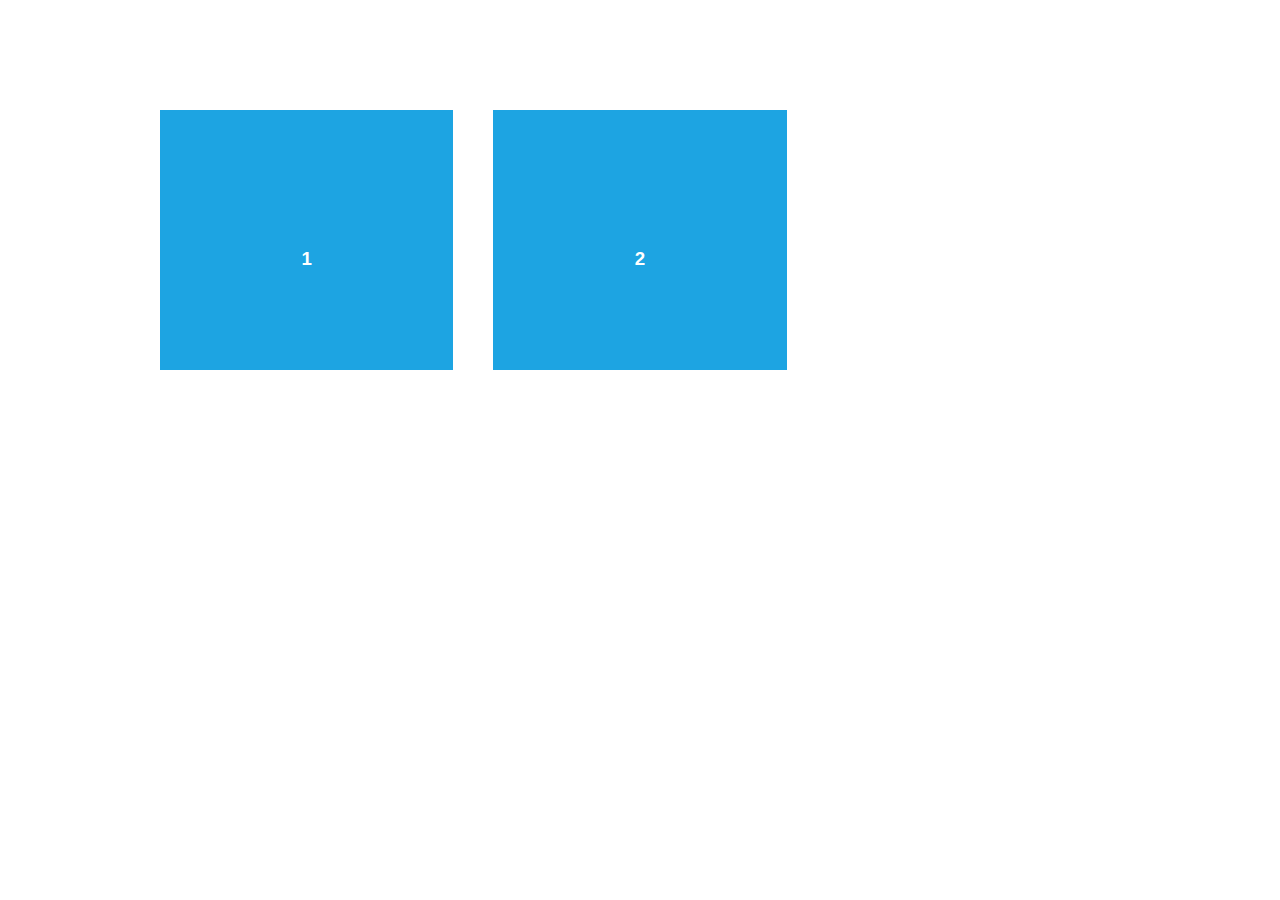
<file: vender/aos/demo/async.html>
<!DOCTYPE html>
<html>
  <head>
    <meta charset="utf-8">
    <title>AOS - Animate on scroll library</title>
    <meta name="viewport" content="width=device-width">
    <link rel="stylesheet" href="css/styles.css" />
    <link rel="stylesheet" href="../dist/aos.css" />
  </head>
  <body>
    <div id="aos-demo" class="aos-all"></div>

    <script src="../dist/aos.js"></script>
    <script>
      AOS.init({
        easing: 'ease-in-out-sine'
      });

      setInterval(addItem, 300);

      var itemsCounter = 1;
      var container = document.getElementById('aos-demo');

      function addItem () {
        if (itemsCounter > 42) return;
        var item = document.createElement('div');
        item.classList.add('aos-item');
        item.setAttribute('data-aos', 'fade-up');
        item.innerHTML = '<div class="aos-item__inner"><h3>' + itemsCounter + '</h3></div>';
        container.appendChild(item);
        itemsCounter++;
      }
    </script>
  </body>
</html>
</file>
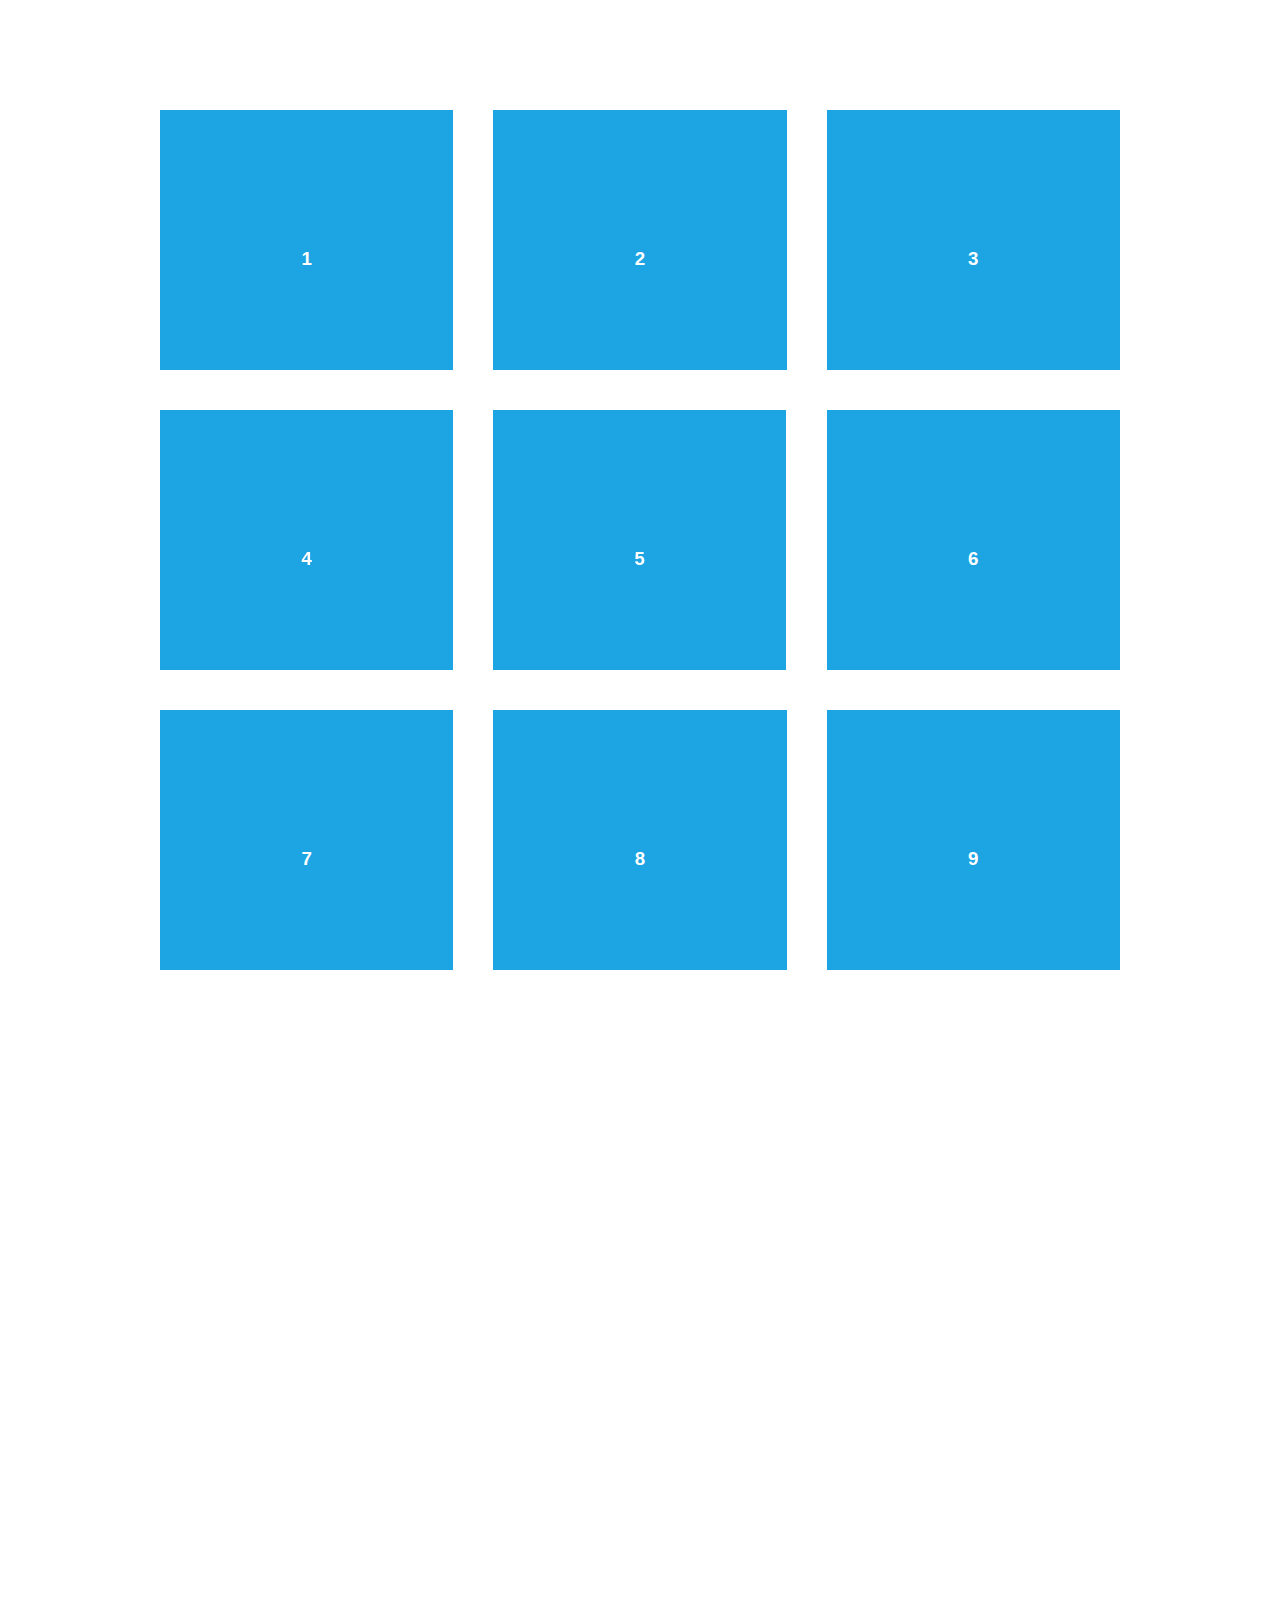
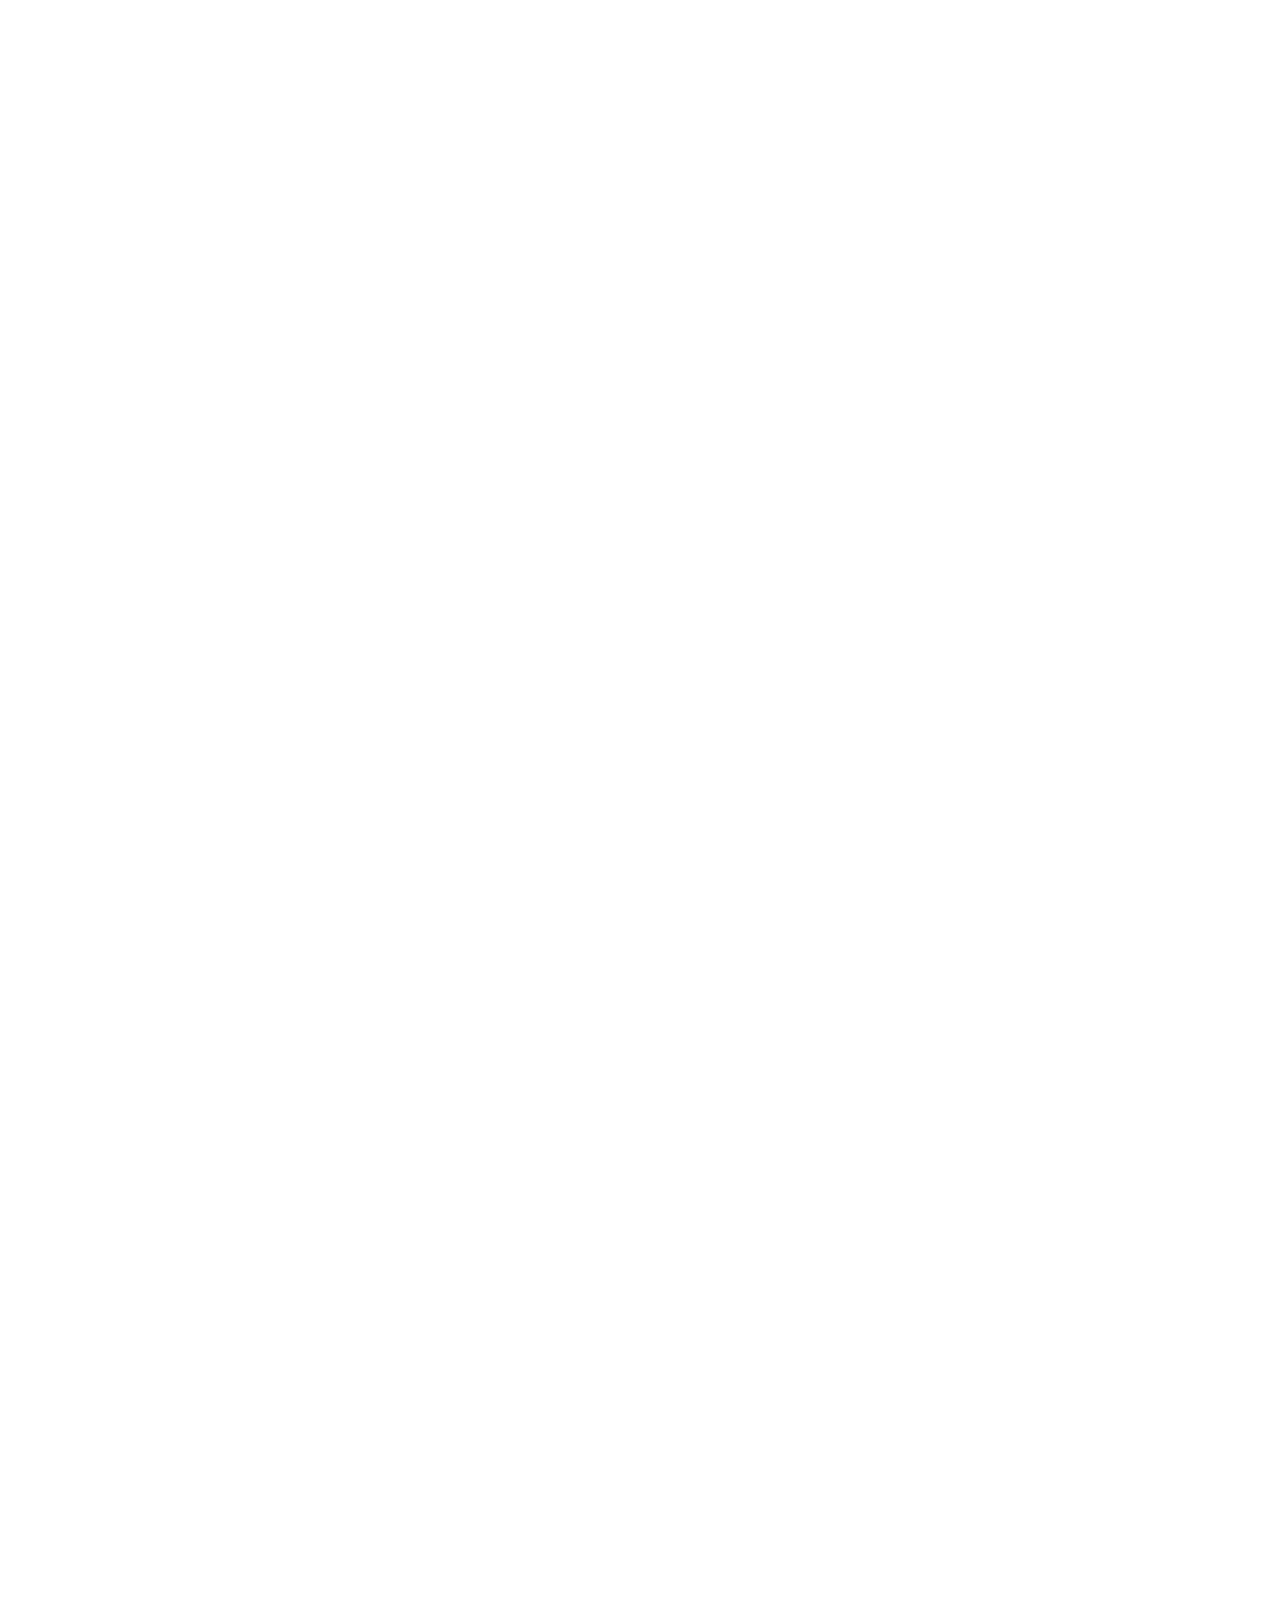
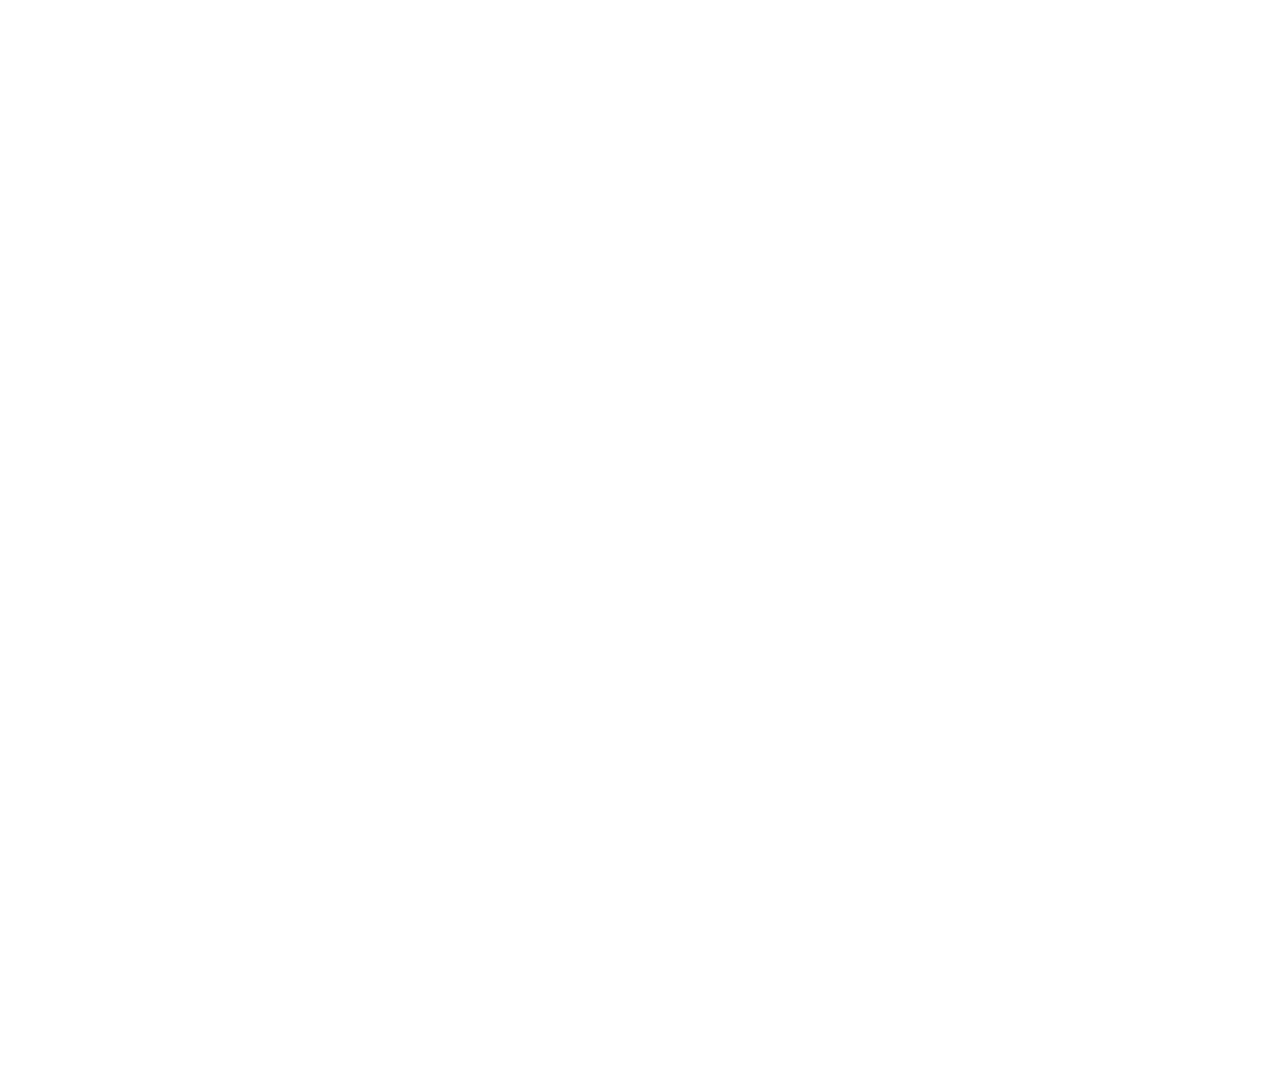
<file: vender/aos/demo/simple.html>
<!DOCTYPE html>
<html>
  <head>
    <meta charset="utf-8">
    <title>AOS - Animate on scroll library</title>
    <meta name="viewport" content="width=device-width">
    <link rel="stylesheet" href="css/styles.css" />
    <link rel="stylesheet" href="../dist/aos.css" />
    <!--[if lt IE 9]>
    <script src="//html5shiv.googlecode.com/svn/trunk/html5.js"></script>
    <![endif]-->
  </head>
  <body>
    <div id="transcroller-body" class="aos-all">
      <div class="aos-item" data-aos="fade-up">
        <div class="aos-item__inner"><h3>1</h3></div>
      </div>
      <div class="aos-item" data-aos="fade-down">
        <div class="aos-item__inner"><h3>2</h3></div>
      </div>
      <div class="aos-item" data-aos="zoom-out-down">
        <div class="aos-item__inner"><h3>3</h3></div>
      </div>
      <div class="aos-item" data-aos="flip-down">
        <div class="aos-item__inner"><h3>4</h3></div>
      </div>
      <div class="aos-item" data-aos="flip-up">
        <div class="aos-item__inner"><h3>5</h3></div>
      </div>
      <div class="aos-item" data-aos="fade-down">
        <div class="aos-item__inner"><h3>6</h3></div>
      </div>
      <div class="aos-item" data-aos="fade-in">
        <div class="aos-item__inner"><h3>7</h3></div>
      </div>
      <div class="aos-item" data-aos="fade-down">
        <div class="aos-item__inner"><h3>8</h3></div>
      </div>
      <div class="aos-item" data-aos="fade-in">
        <div class="aos-item__inner"><h3>9</h3></div>
      </div>
      <div class="aos-item" data-aos="fade-down">
        <div class="aos-item__inner"><h3>10</h3></div>
      </div>
      <div class="aos-item" data-aos="fade-up">
        <div class="aos-item__inner"><h3>11</h3></div>
      </div>
      <div class="aos-item" data-aos="fade-down">
        <div class="aos-item__inner"><h3>12</h3></div>
      </div>
      <div class="aos-item" data-aos="fade-in">
        <div class="aos-item__inner"><h3>13</h3></div>
      </div>
      <div class="aos-item" data-aos="fade-up">
        <div class="aos-item__inner"><h3>14</h3></div>
      </div>
      <div class="aos-item" data-aos="fade-in">
        <div class="aos-item__inner"><h3>15</h3></div>
      </div>
      <div class="aos-item" data-aos="fade-up">
        <div class="aos-item__inner"><h3>16</h3></div>
      </div>
      <div class="aos-item" data-aos="fade-down">
        <div class="aos-item__inner"><h3>17</h3></div>
      </div>
      <div class="aos-item" data-aos="fade-up">
        <div class="aos-item__inner"><h3>18</h3></div>
      </div>
      <div class="aos-item" data-aos="zoom-out">
        <div class="aos-item__inner"><h3>19</h3></div>
      </div>
      <div class="aos-item" data-aos="fade-up">
        <div class="aos-item__inner"><h3>20</h3></div>
      </div>
      <div class="aos-item" data-aos="zoom-out">
        <div class="aos-item__inner"><h3>21</h3></div>
      </div>
      <div class="aos-item" data-aos="fade-in">
        <div class="aos-item__inner"><h3>22</h3></div>
      </div>
      <div class="aos-item" data-aos="zoom-out-up">
        <div class="aos-item__inner"><h3>23</h3></div>
      </div>
      <div class="aos-item" data-aos="zoom-out-down">
        <div class="aos-item__inner"><h3>24</h3></div>
      </div>
      <div class="aos-item" data-aos="fade-in">
        <div class="aos-item__inner"><h3>25</h3></div>
      </div>
      <div class="aos-item" data-aos="fade-in">
        <div class="aos-item__inner"><h3>26</h3></div>
      </div>
      <div class="aos-item" data-aos="fade-in">
        <div class="aos-item__inner"><h3>27</h3></div>
      </div>
      <div class="aos-item" data-aos="fade-in">
        <div class="aos-item__inner"><h3>28</h3></div>
      </div>
      <div class="aos-item" data-aos="fade-in">
        <div class="aos-item__inner"><h3>29</h3></div>
      </div>
      <div class="aos-item" data-aos="fade-in">
        <div class="aos-item__inner"><h3>30</h3></div>
      </div>
      <div class="aos-item" data-aos="fade-in">
        <div class="aos-item__inner"><h3>31</h3></div>
      </div>
      <div class="aos-item" data-aos="fade-in">
        <div class="aos-item__inner"><h3>32</h3></div>
      </div>
      <div class="aos-item" data-aos="fade-in">
        <div class="aos-item__inner"><h3>33</h3></div>
      </div>
      <div class="aos-item" data-aos="fade-in">
        <div class="aos-item__inner"><h3>34</h3></div>
      </div>
      <div class="aos-item" data-aos="fade-in">
        <div class="aos-item__inner"><h3>35</h3></div>
      </div>
      <div class="aos-item" data-aos="fade-in">
        <div class="aos-item__inner"><h3>36</h3></div>
      </div>
      <div class="aos-item" data-aos="fade-in">
        <div class="aos-item__inner"><h3>37</h3></div>
      </div>
      <div class="aos-item" data-aos="fade-in">
        <div class="aos-item__inner"><h3>38</h3></div>
      </div>
      <div class="aos-item" data-aos="fade-in">
        <div class="aos-item__inner"><h3>39</h3></div>
      </div>
      <div class="aos-item" data-aos="fade-in">
        <div class="aos-item__inner"><h3>40</h3></div>
      </div>
      <div class="aos-item" data-aos="fade-in">
        <div class="aos-item__inner"><h3>41</h3></div>
      </div>
      <div class="aos-item" data-aos="fade-in">
        <div class="aos-item__inner"><h3>42</h3></div>
      </div>
    </div>

    <script src="../dist/aos.js"></script>
    <script>
      AOS.init({
        easing: 'ease-in-out-sine'
      });
    </script>

    <!-- <script src="//cdnjs.cloudflare.com/ajax/libs/require.js/2.1.11/require.min.js"></script>
    <script>
      requirejs.config({
          baseUrl: '../dist',
      });

      require(['aos'], function(AOS){
          AOS.init({
              easing: 'ease-in-out-sine'
          });
      });
    </script> -->
  </body>
</html>
</file>
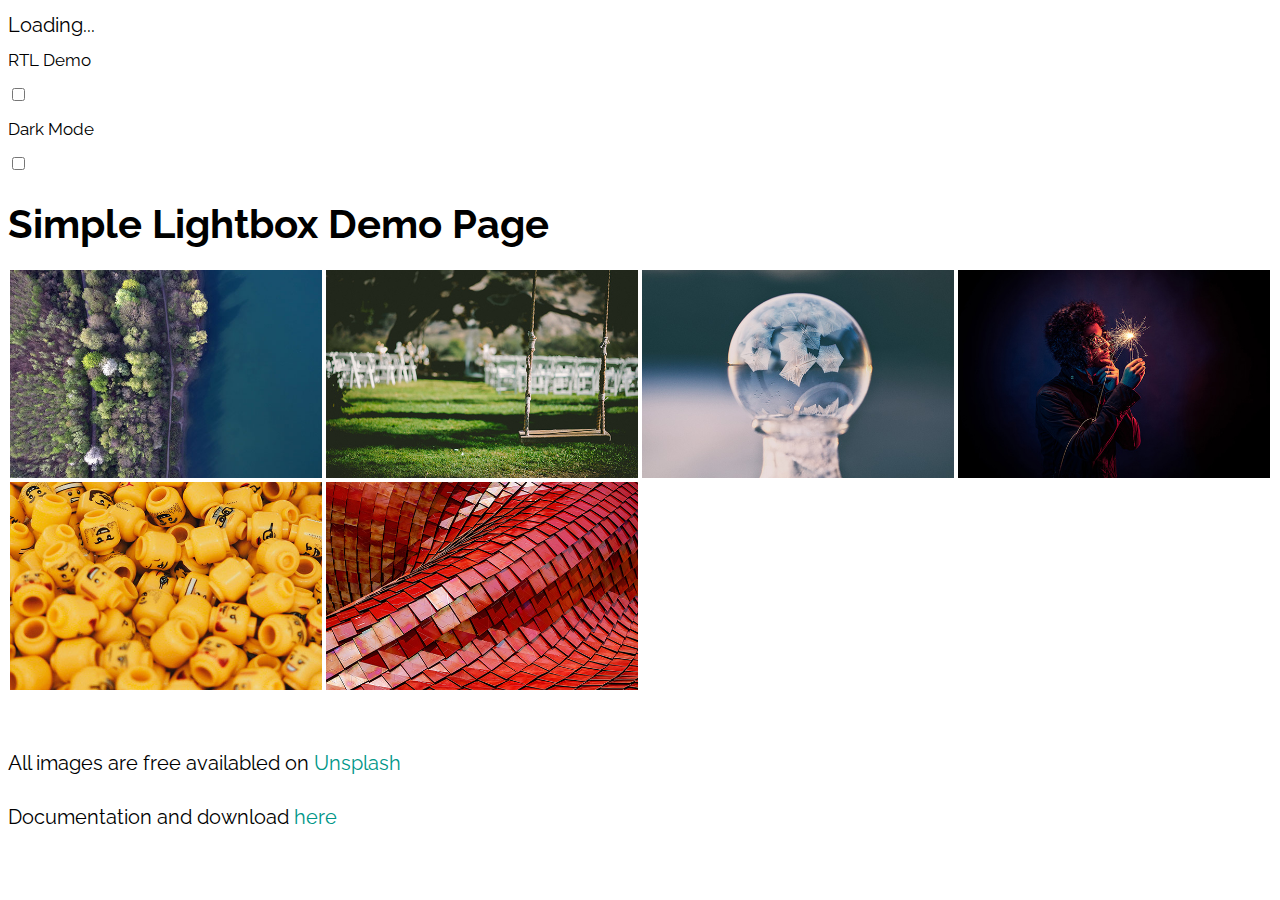
<file: vender/light-box/demo/onlyImages.html>
<!DOCTYPE html>
<html lang="en">
<head>
    <meta charset="utf-8">
    <meta http-equiv="X-UA-Compatible" content="IE=edge">
    <meta content="width=device-width, initial-scale=1, maximum-scale=1, user-scalable=no" name="viewport">
    <title>Simple Lightbox - Responsive touch friendly Image lightbox</title>
    <link href="https://fonts.googleapis.com/css?family=Raleway:300,400,700" rel="stylesheet">
    <link rel="stylesheet" href="../dist/simple-lightbox.css?v2.14.0" />
    <style>
        body {
            font-family: 'Raleway', sans-serif;
            font-size: 20px;
            line-height: 34px;
        }

        * {
            box-sizing: border-box;
        }

        .container .gallery a img {
            float: left;
            width: 25%;
            height: auto;
            border: 2px solid #fff;
            -webkit-transition: -webkit-transform .15s ease;
            -moz-transition: -moz-transform .15s ease;
            -o-transition: -o-transform .15s ease;
            -ms-transition: -ms-transform .15s ease;
            transition: transform .15s ease;
            position: relative;
        }

        .clear {
            clear: both;
        }

        a {
            color: #009688;
            text-decoration: none;
        }

        a:hover {
            color: #01695f;
            text-decoration: none;
        }
    </style>
</head>
<body>
      <!-- Page loading spinner -->
      <div class="page-loading active">
         <div class="page-loading-inner">
         <div class="page-spinner"></div>
         <span>Loading...</span>
         </div>
      </div>
      <!-- RTL/Dark Mode Switch-->
      <div class="customizer-toggler">
         <div class="customizer-toggler-box">
            <small>RTL Demo</small>
            <div class="form-check form-switch">
               <input class="form-check-input" type="checkbox" role="switch" id="themertl">
               <label class="form-check-label" for="themertl"></label>
            </div>
         </div>
         <div class="customizer-toggler-box">
            <small>Dark Mode</small>
            <div class="form-check form-switch">
               <input class="form-check-input" type="checkbox" id="theme-mode">
               <label class="form-check-label" for="theme-mode"></label>
            </div>
         </div>
      </div>
<div class="container">
    <h1 class="align-center">Simple Lightbox Demo Page</h1>
    <div class="gallery">
        <a href="img/full/01.jpg" class="big"><img src="img/thumb/01.jpg" alt="" title="Beautiful Image" /></a>
        <a href="img/full/02.jpg"><img src="img/thumb/02.jpg" alt="" title=""/></a>
        <a href="img/full/03.jpg"><img src="img/thumb/03.jpg" alt="" title="Beautiful Image"/></a>
        <a href="img/full/04.jpg"><img src="img/thumb/04.jpg" alt="" title=""/></a>
        <a href="img/full/05.jpg"><img src="img/thumb/05.jpg" alt="" title=""/></a>
        <a href="img/full/06.jpg"><img src="img/thumb/06.jpg" alt="" title=""/></a>
        <div class="clear"></div>
    </div>
    <br>
    <p>All images are free availabled on <a href="https://unsplash.com/" target="_blank">Unsplash</a></p>
    <p>Documentation and download <a target="_blank" href="https://simplelightbox.com">here</a></p>
</div>
<script src="../dist/simple-lightbox.js?v2.14.0"></script>
<script>
    (function() {
        var $gallery = new SimpleLightbox('.gallery a', {});
    })();
</script>
</body>
</html>
</file>
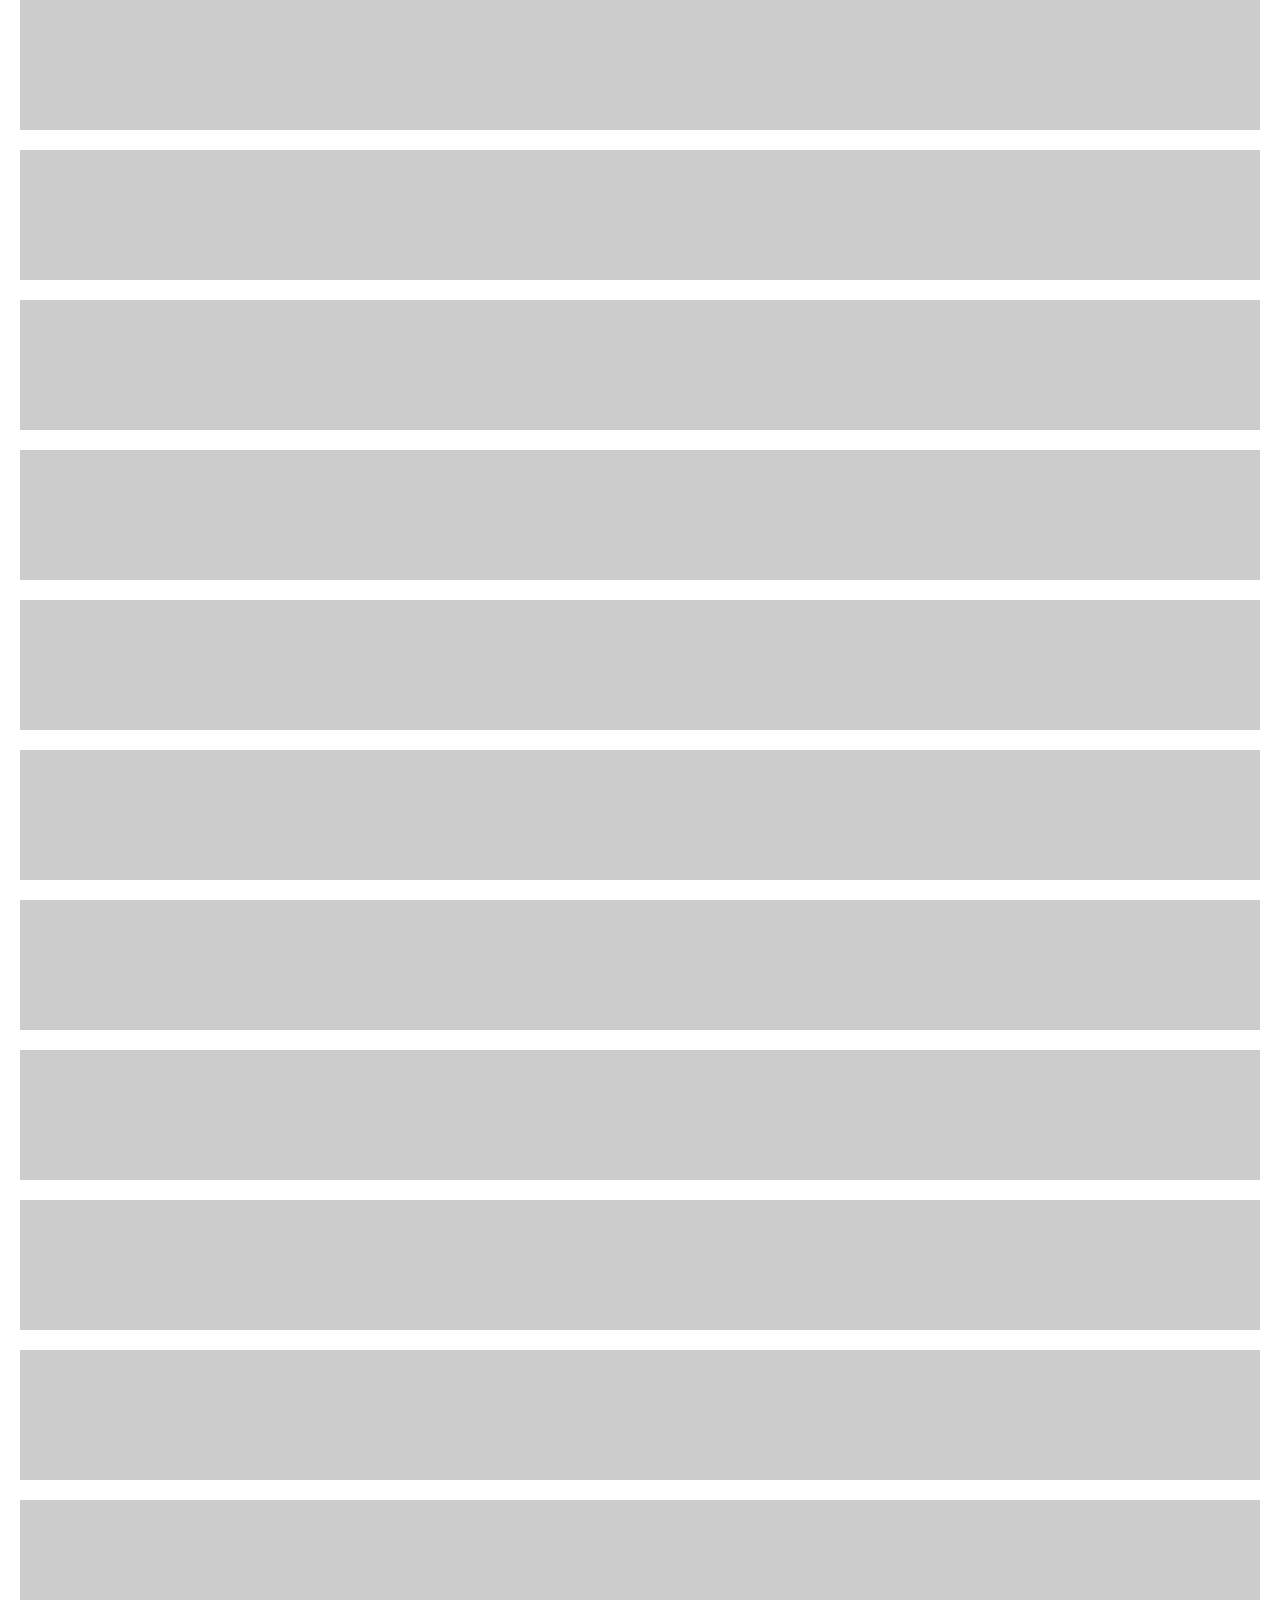
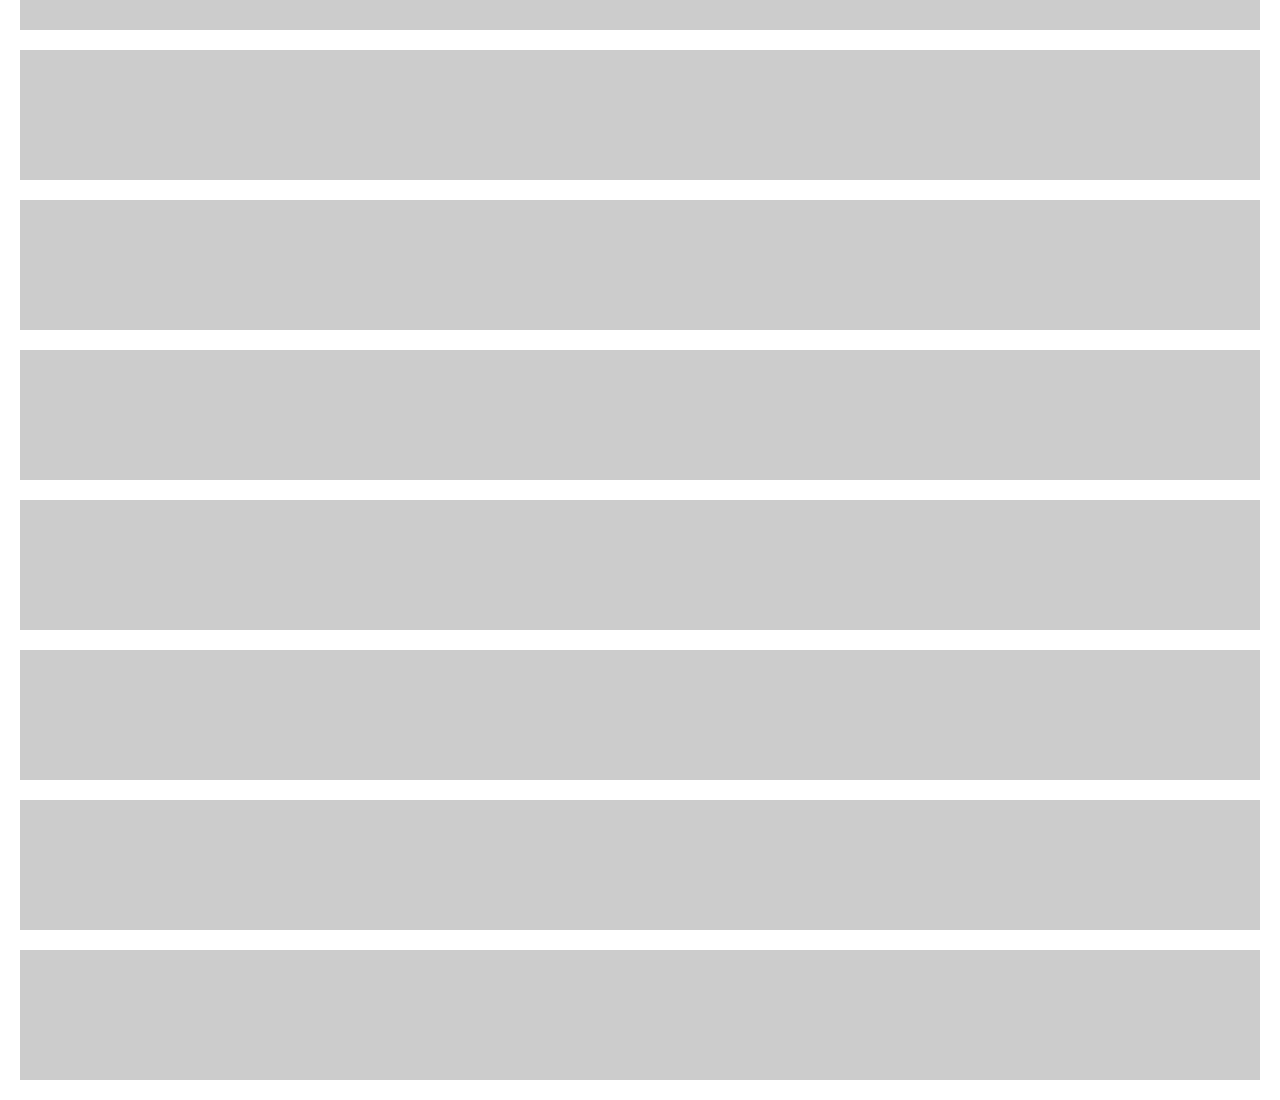
<file: vender/aos/test/fixtures/aos-offset.fixture.html>
<!DOCTYPE html>
<html>
  <head>
    <title></title>
    <style type="text/css">
      * {box-sizing: border-box;}
      body {
        margin: 0; padding: 0 20px; text-align: center;
      }
      .aos-item {
        width: 100%; height: 130px; margin: 0 0 20px 0; background: #ccc;
      }
    </style>
  </head>
  <body class="body">
    <div class="aos-item aos-item--1" data-aos-offset="50" data-aos="fade"></div>
    <div class="aos-item aos-item--2" data-aos-offset="50" data-aos="fade-up"></div>
    <div class="aos-item aos-item--3" data-aos-offset="50" data-aos="fade-down"></div>
    <div class="aos-item aos-item--4" data-aos-offset="50" data-aos="fade-left"></div>
    <div class="aos-item aos-item--5" data-aos-offset="50" data-aos="fade-right"></div>
    <div class="aos-item aos-item--6" data-aos-offset="50" data-aos="flip-up"></div>
    <div class="aos-item aos-item--7" data-aos-offset="50" data-aos="flip-down"></div>
    <div class="aos-item aos-item--8" data-aos-offset="50" data-aos="flip-left"></div>
    <div class="aos-item aos-item--9" data-aos-offset="50" data-aos="flip-right"></div>
    <div class="aos-item aos-item--10" data-aos-offset="50" data-aos="zoom-in"></div>
    <div class="aos-item aos-item--11" data-aos-offset="50" data-aos="zoom-in-up"></div>
    <div class="aos-item aos-item--12" data-aos-offset="50" data-aos="zoom-in-down"></div>
    <div class="aos-item aos-item--13" data-aos-offset="50" data-aos="zoom-in-left"></div>
    <div class="aos-item aos-item--14" data-aos-offset="50" data-aos="zoom-in-right"></div>
    <div class="aos-item aos-item--15" data-aos-offset="50" data-aos="slide-up"></div>
    <div class="aos-item aos-item--16" data-aos-offset="50" data-aos="slide-down"></div>
    <div class="aos-item aos-item--17" data-aos-offset="50" data-aos="slide-left"></div>
    <div class="aos-item aos-item--18" data-aos-offset="50" data-aos="slide-right"></div>
  </body>
</html>
</file>
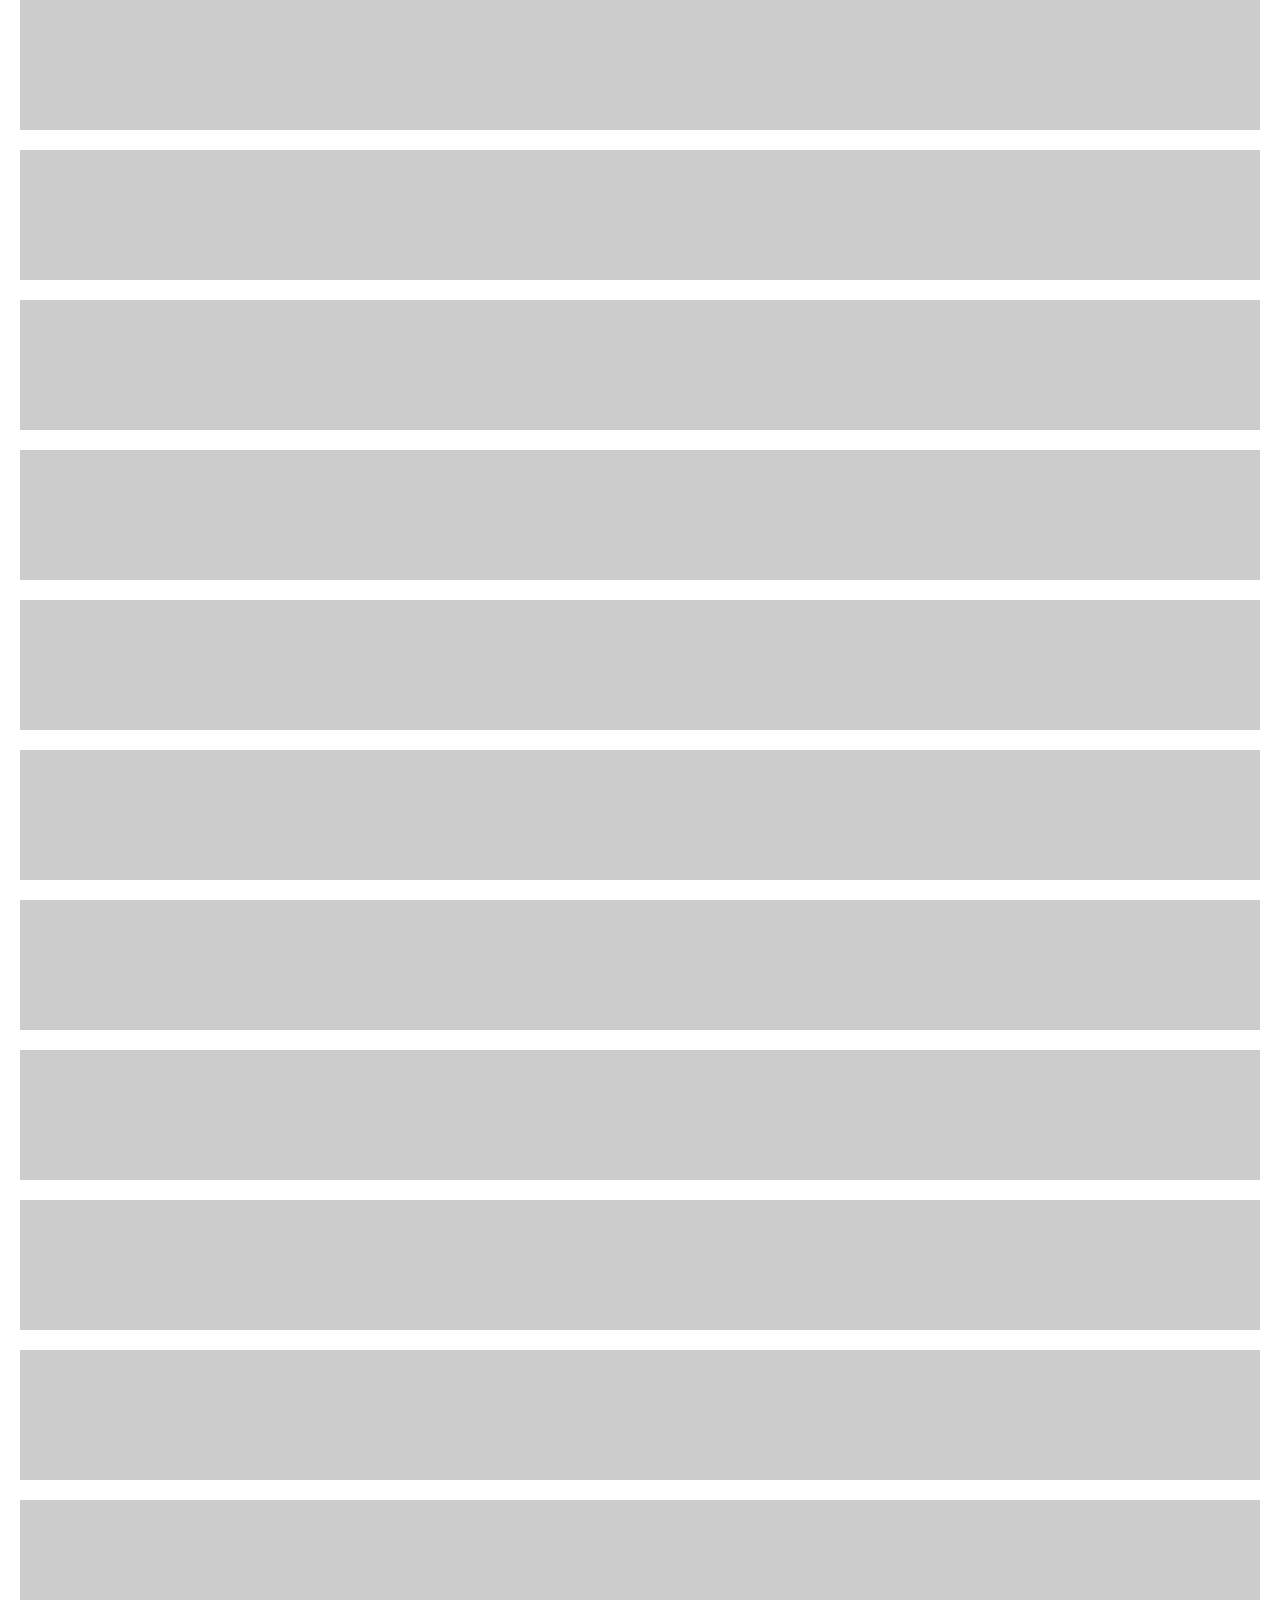
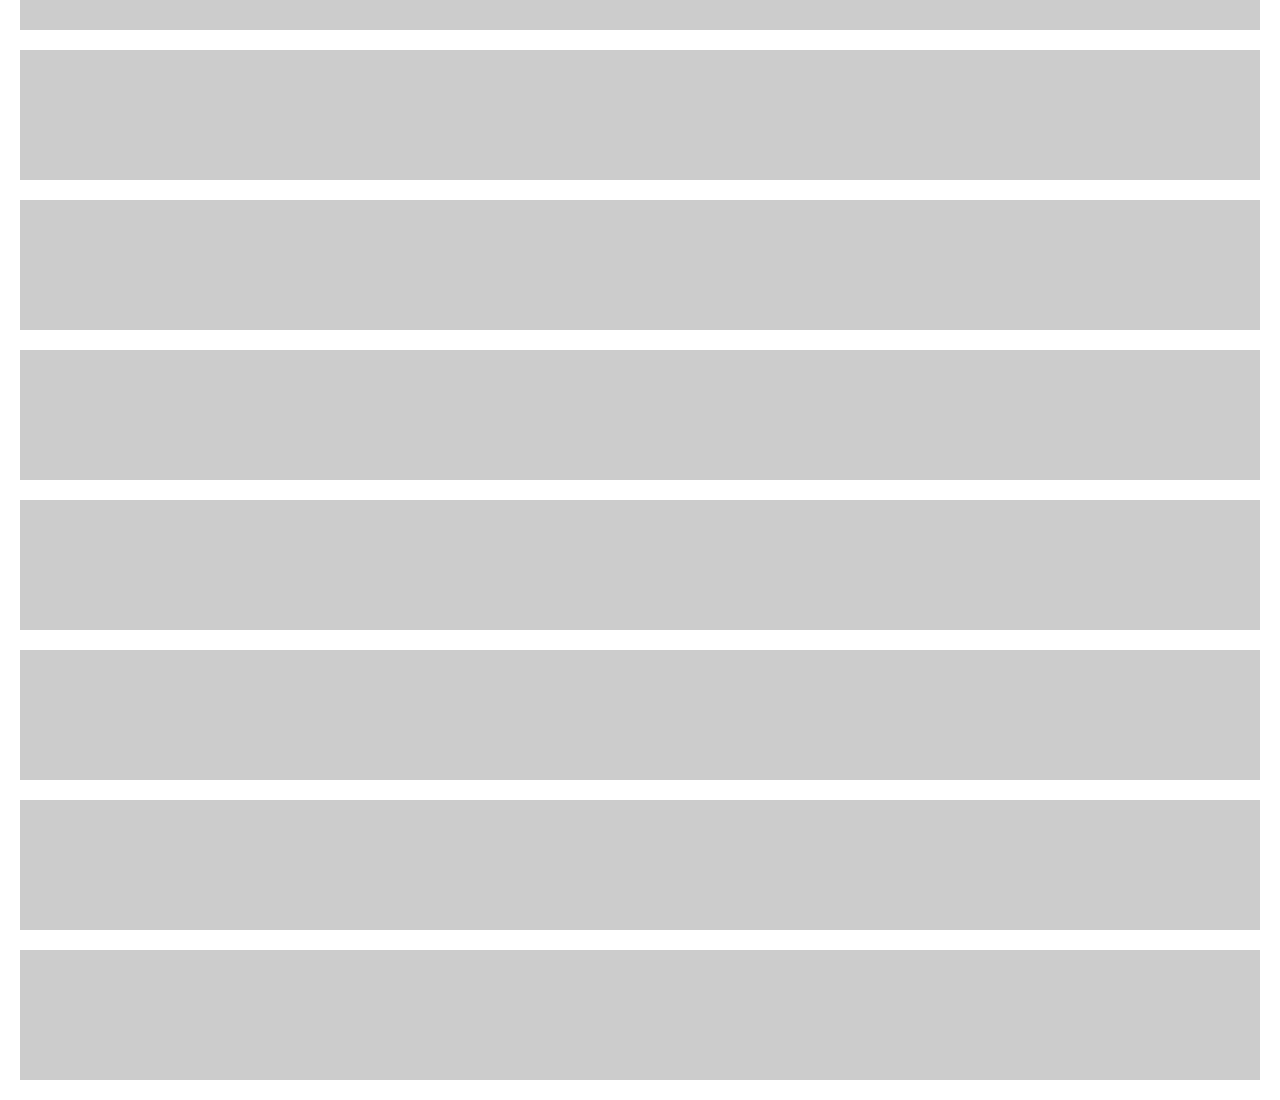
<file: vender/aos/test/fixtures/aos.fixture.html>
<!DOCTYPE html>
<html>
  <head>
    <title></title>
    <style type="text/css">
      * {box-sizing: border-box;}
      body {
        margin: 0; padding: 0 20px; text-align: center;
      }
      .aos-item {
        width: 100%; height: 130px; margin: 0 0 20px 0; background: #ccc;
      }
    </style>
  </head>
  <body class="body">
    <div class="aos-item aos-item--1" data-aos="fade"></div>
    <div class="aos-item aos-item--2" data-aos="fade-up"></div>
    <div class="aos-item aos-item--3" data-aos="fade-down"></div>
    <div class="aos-item aos-item--4" data-aos="fade-left"></div>
    <div class="aos-item aos-item--5" data-aos="fade-right"></div>
    <div class="aos-item aos-item--6" data-aos="flip-up"></div>
    <div class="aos-item aos-item--7" data-aos="flip-down"></div>
    <div class="aos-item aos-item--8" data-aos="flip-left"></div>
    <div class="aos-item aos-item--9" data-aos="flip-right"></div>
    <div class="aos-item aos-item--10" data-aos="zoom-in"></div>
    <div class="aos-item aos-item--11" data-aos="zoom-in-up"></div>
    <div class="aos-item aos-item--12" data-aos="zoom-in-down"></div>
    <div class="aos-item aos-item--13" data-aos="zoom-in-left"></div>
    <div class="aos-item aos-item--14" data-aos="zoom-in-right"></div>
    <div class="aos-item aos-item--15" data-aos="slide-up"></div>
    <div class="aos-item aos-item--16" data-aos="slide-down"></div>
    <div class="aos-item aos-item--17" data-aos="slide-left"></div>
    <div class="aos-item aos-item--18" data-aos="slide-right"></div>
  </body>
</html>
</file>
<file: vender/aos/demo/css/styles.css>
body {
  font-family: Helvetica,Tahoma;
}

*,
*:before,
*:after {
  box-sizing: border-box;
}

.aos-all {
  width: 1000px;
  max-width: 98%;
  margin: 10vh auto 0 auto;
}

.aos-item {
  display: inline-block;
  float: left;
  width: 33.3333%;
  height: 300px;
  padding: 20px;
}

.aos-item__inner {
  position: relative;
  width: 100%;
  height: 100%;
  float: left;
  background: #1da4e2;
  line-height: 260px;
  text-align: center;
  color: #fff;
}

@media screen and (max-width: 800px) {
  .aos-item {
    width: 50%;
  }
}
</file>
